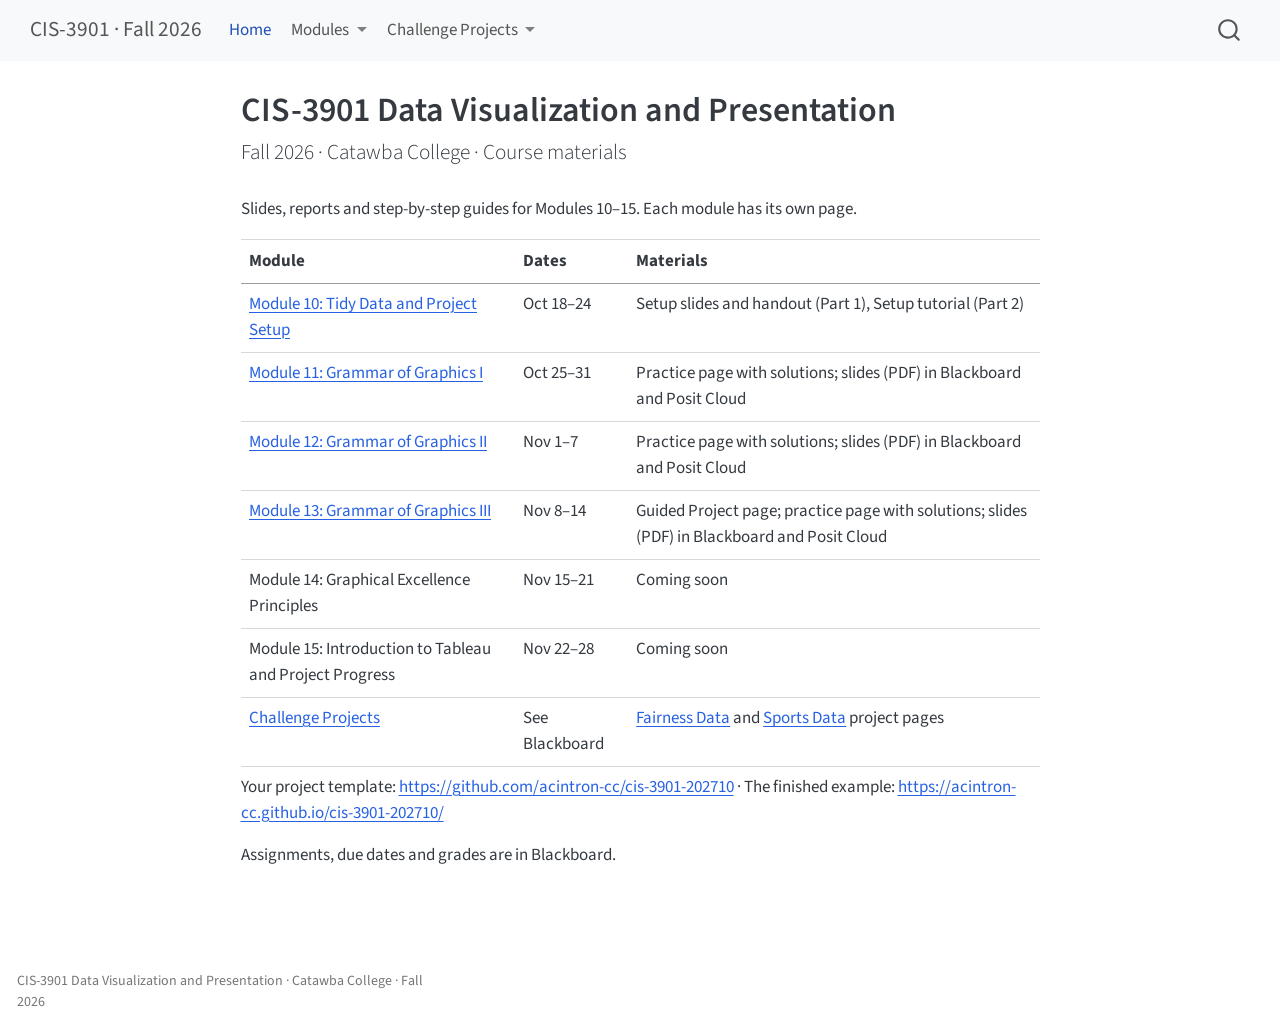
<file: docs/index.html>
<!DOCTYPE html>
<html xmlns="http://www.w3.org/1999/xhtml" lang="en-US" xml:lang="en-US"><head>

<meta charset="utf-8">
<meta name="generator" content="quarto-1.9.38">

<meta name="viewport" content="width=device-width, initial-scale=1.0, user-scalable=yes">


<title>CIS-3901 Data Visualization and Presentation – CIS-3901 · Fall 2026</title>
<style>
/* Default styles provided by pandoc.
** See https://pandoc.org/MANUAL.html#variables-for-html for config info.
*/
code{white-space: pre-wrap;}
span.smallcaps{font-variant: small-caps;}
div.columns{display: flex; gap: min(4vw, 1.5em);}
div.column{flex: auto; overflow-x: auto;}
div.hanging-indent{margin-left: 1.5em; text-indent: -1.5em;}
ul.task-list{list-style: none;}
ul.task-list li input[type="checkbox"] {
  width: 0.8em;
  margin: 0 0.8em 0.2em -1em; /* quarto-specific, see https://github.com/quarto-dev/quarto-cli/issues/4556 */ 
  vertical-align: middle;
}
</style>


<script src="site_libs/quarto-nav/quarto-nav.js"></script>
<script src="site_libs/quarto-nav/headroom.min.js"></script>
<script src="site_libs/clipboard/clipboard.min.js"></script>
<script src="site_libs/quarto-search/autocomplete.umd.js"></script>
<script src="site_libs/quarto-search/fuse.min.js"></script>
<script src="site_libs/quarto-search/quarto-search.js"></script>
<meta name="quarto:offset" content="./">
<script src="site_libs/quarto-html/quarto.js" type="module"></script>
<script src="site_libs/quarto-html/tabsets/tabsets.js" type="module"></script>
<script src="site_libs/quarto-html/popper.min.js"></script>
<script src="site_libs/quarto-html/tippy.umd.min.js"></script>
<script src="site_libs/quarto-html/anchor.min.js"></script>
<link href="site_libs/quarto-html/tippy.css" rel="stylesheet">
<link href="site_libs/quarto-html/quarto-syntax-highlighting-15634bcf2e68342d4ad2dfa704d543f6.css" rel="stylesheet" id="quarto-text-highlighting-styles">
<script src="site_libs/bootstrap/bootstrap.min.js"></script>
<link href="site_libs/bootstrap/bootstrap-icons.css" rel="stylesheet">
<link href="site_libs/bootstrap/bootstrap-6388ad00bb6ecaefa25b9a98db1edf18.min.css" rel="stylesheet" append-hash="true" id="quarto-bootstrap" data-mode="light">
<script id="quarto-search-options" type="application/json">{
  "location": "navbar",
  "copy-button": false,
  "collapse-after": 3,
  "panel-placement": "end",
  "type": "overlay",
  "limit": 50,
  "keyboard-shortcut": [
    "f",
    "/",
    "s"
  ],
  "show-item-context": false,
  "language": {
    "search-no-results-text": "No results",
    "search-matching-documents-text": "matching documents",
    "search-copy-link-title": "Copy link to search",
    "search-hide-matches-text": "Hide additional matches",
    "search-more-match-text": "more match in this document",
    "search-more-matches-text": "more matches in this document",
    "search-clear-button-title": "Clear",
    "search-text-placeholder": "",
    "search-detached-cancel-button-title": "Cancel",
    "search-submit-button-title": "Submit",
    "search-label": "Search"
  }
}</script>


</head>

<body class="nav-fixed fullcontent quarto-light">

<div id="quarto-search-results"></div>
  <header id="quarto-header" class="headroom fixed-top">
    <nav class="navbar navbar-expand-lg " data-bs-theme="dark">
      <div class="navbar-container container-fluid">
      <div class="navbar-brand-container mx-auto">
    <a class="navbar-brand" href="./index.html">
    <span class="navbar-title">CIS-3901 · Fall 2026</span>
    </a>
  </div>
            <div id="quarto-search" class="" title="Search"></div>
          <button class="navbar-toggler" type="button" data-bs-toggle="collapse" data-bs-target="#navbarCollapse" aria-controls="navbarCollapse" role="menu" aria-expanded="false" aria-label="Toggle navigation" onclick="if (window.quartoToggleHeadroom) { window.quartoToggleHeadroom(); }">
  <span class="navbar-toggler-icon"></span>
</button>
          <div class="collapse navbar-collapse" id="navbarCollapse">
            <ul class="navbar-nav navbar-nav-scroll me-auto">
  <li class="nav-item">
    <a class="nav-link active" href="./index.html" aria-current="page"> 
<span class="menu-text">Home</span></a>
  </li>  
  <li class="nav-item dropdown ">
    <a class="nav-link dropdown-toggle" href="#" id="nav-menu-modules" role="link" data-bs-toggle="dropdown" aria-expanded="false">
 <span class="menu-text">Modules</span>
    </a>
    <ul class="dropdown-menu" aria-labelledby="nav-menu-modules">    
        <li>
    <a class="dropdown-item" href="./module-10/index.html">
 <span class="dropdown-text">Module 10: Tidy Data and Project Setup</span></a>
  </li>  
        <li>
    <a class="dropdown-item" href="./module-11/index.html">
 <span class="dropdown-text">Module 11: Grammar of Graphics I</span></a>
  </li>  
        <li>
    <a class="dropdown-item" href="./module-12/index.html">
 <span class="dropdown-text">Module 12: Grammar of Graphics II</span></a>
  </li>  
        <li>
    <a class="dropdown-item" href="./module-13/index.html">
 <span class="dropdown-text">Module 13: Grammar of Graphics III</span></a>
  </li>  
    </ul>
  </li>
  <li class="nav-item dropdown ">
    <a class="nav-link dropdown-toggle" href="#" id="nav-menu-challenge-projects" role="link" data-bs-toggle="dropdown" aria-expanded="false">
 <span class="menu-text">Challenge Projects</span>
    </a>
    <ul class="dropdown-menu" aria-labelledby="nav-menu-challenge-projects">    
        <li>
    <a class="dropdown-item" href="./challenge-projects/index.html">
 <span class="dropdown-text">Overview</span></a>
  </li>  
        <li>
    <a class="dropdown-item" href="./challenge-projects/fairness-data.html">
 <span class="dropdown-text">Challenge Project: Fairness Data</span></a>
  </li>  
        <li>
    <a class="dropdown-item" href="./challenge-projects/sports-data.html">
 <span class="dropdown-text">Challenge Project: Sports Data</span></a>
  </li>  
    </ul>
  </li>
</ul>
          </div> <!-- /navcollapse -->
            <div class="quarto-navbar-tools">
</div>
      </div> <!-- /container-fluid -->
    </nav>
</header>
<!-- content -->
<div id="quarto-content" class="quarto-container page-columns page-rows-contents page-layout-article page-navbar">
<!-- sidebar -->
<!-- margin-sidebar -->
    
<!-- main -->
<main class="content" id="quarto-document-content">

<header id="title-block-header" class="quarto-title-block default">
<div class="quarto-title">
<h1 class="title">CIS-3901 Data Visualization and Presentation</h1>
<p class="subtitle lead">Fall 2026 · Catawba College · Course materials</p>
</div>



<div class="quarto-title-meta">

    
  
    
  </div>
  


</header>


<p>Slides, reports and step-by-step guides for Modules 10–15. Each module has its own page.</p>
<table class="caption-top table">
<thead>
<tr class="header">
<th>Module</th>
<th>Dates</th>
<th>Materials</th>
</tr>
</thead>
<tbody>
<tr class="odd">
<td><a href="./module-10/index.html">Module 10: Tidy Data and Project Setup</a></td>
<td>Oct 18–24</td>
<td>Setup slides and handout (Part 1), Setup tutorial (Part 2)</td>
</tr>
<tr class="even">
<td><a href="./module-11/index.html">Module 11: Grammar of Graphics I</a></td>
<td>Oct 25–31</td>
<td>Practice page with solutions; slides (PDF) in Blackboard and Posit Cloud</td>
</tr>
<tr class="odd">
<td><a href="./module-12/index.html">Module 12: Grammar of Graphics II</a></td>
<td>Nov 1–7</td>
<td>Practice page with solutions; slides (PDF) in Blackboard and Posit Cloud</td>
</tr>
<tr class="even">
<td><a href="./module-13/index.html">Module 13: Grammar of Graphics III</a></td>
<td>Nov 8–14</td>
<td>Guided Project page; practice page with solutions; slides (PDF) in Blackboard and Posit Cloud</td>
</tr>
<tr class="odd">
<td>Module 14: Graphical Excellence Principles</td>
<td>Nov 15–21</td>
<td>Coming soon</td>
</tr>
<tr class="even">
<td>Module 15: Introduction to Tableau and Project Progress</td>
<td>Nov 22–28</td>
<td>Coming soon</td>
</tr>
<tr class="odd">
<td><a href="./challenge-projects/index.html">Challenge Projects</a></td>
<td>See Blackboard</td>
<td><a href="./challenge-projects/fairness-data.html">Fairness Data</a> and <a href="./challenge-projects/sports-data.html">Sports Data</a> project pages</td>
</tr>
</tbody>
</table>
<p>Your project template: <a href="https://github.com/acintron-cc/cis-3901-202710" class="uri">https://github.com/acintron-cc/cis-3901-202710</a> · The finished example: <a href="https://acintron-cc.github.io/cis-3901-202710/" class="uri">https://acintron-cc.github.io/cis-3901-202710/</a></p>
<p>Assignments, due dates and grades are in Blackboard.</p>



</main> <!-- /main -->
<script id="quarto-html-after-body" type="application/javascript">
  window.document.addEventListener("DOMContentLoaded", function (event) {
    const icon = "";
    const anchorJS = new window.AnchorJS();
    anchorJS.options = {
      placement: 'right',
      icon: icon
    };
    anchorJS.add('.anchored');
    const isCodeAnnotation = (el) => {
      for (const clz of el.classList) {
        if (clz.startsWith('code-annotation-')) {                     
          return true;
        }
      }
      return false;
    }
    const onCopySuccess = function(e) {
      // button target
      const button = e.trigger;
      // don't keep focus
      button.blur();
      // flash "checked"
      button.classList.add('code-copy-button-checked');
      var currentTitle = button.getAttribute("title");
      button.setAttribute("title", "Copied!");
      let tooltip;
      if (window.bootstrap) {
        button.setAttribute("data-bs-toggle", "tooltip");
        button.setAttribute("data-bs-placement", "left");
        button.setAttribute("data-bs-title", "Copied!");
        tooltip = new bootstrap.Tooltip(button, 
          { trigger: "manual", 
            customClass: "code-copy-button-tooltip",
            offset: [0, -8]});
        tooltip.show();    
      }
      setTimeout(function() {
        if (tooltip) {
          tooltip.hide();
          button.removeAttribute("data-bs-title");
          button.removeAttribute("data-bs-toggle");
          button.removeAttribute("data-bs-placement");
        }
        button.setAttribute("title", currentTitle);
        button.classList.remove('code-copy-button-checked');
      }, 1000);
      // clear code selection
      e.clearSelection();
    }
    const getTextToCopy = function(trigger) {
      const outerScaffold = trigger.parentElement.cloneNode(true);
      const codeEl = outerScaffold.querySelector('code');
      for (const childEl of codeEl.children) {
        if (isCodeAnnotation(childEl)) {
          childEl.remove();
        }
      }
      return codeEl.innerText;
    }
    const clipboard = new window.ClipboardJS('.code-copy-button:not([data-in-quarto-modal])', {
      text: getTextToCopy
    });
    clipboard.on('success', onCopySuccess);
    if (window.document.getElementById('quarto-embedded-source-code-modal')) {
      const clipboardModal = new window.ClipboardJS('.code-copy-button[data-in-quarto-modal]', {
        text: getTextToCopy,
        container: window.document.getElementById('quarto-embedded-source-code-modal')
      });
      clipboardModal.on('success', onCopySuccess);
    }
      var localhostRegex = new RegExp(/^(?:http|https):\/\/localhost\:?[0-9]*\//);
      var mailtoRegex = new RegExp(/^mailto:/);
        var filterRegex = new RegExp("https:\/\/acintron-cc\.github\.io\/cis-3901-202710-guides\/");
      var isInternal = (href) => {
          return filterRegex.test(href) || localhostRegex.test(href) || mailtoRegex.test(href);
      }
      // Inspect non-navigation links and adorn them if external
     var links = window.document.querySelectorAll('a[href]:not(.nav-link):not(.navbar-brand):not(.toc-action):not(.sidebar-link):not(.sidebar-item-toggle):not(.pagination-link):not(.no-external):not([aria-hidden]):not(.dropdown-item):not(.quarto-navigation-tool):not(.about-link)');
      for (var i=0; i<links.length; i++) {
        const link = links[i];
        if (!isInternal(link.href)) {
          // undo the damage that might have been done by quarto-nav.js in the case of
          // links that we want to consider external
          if (link.dataset.originalHref !== undefined) {
            link.href = link.dataset.originalHref;
          }
        }
      }
    function tippyHover(el, contentFn, onTriggerFn, onUntriggerFn) {
      const config = {
        allowHTML: true,
        maxWidth: 500,
        delay: 100,
        arrow: false,
        appendTo: function(el) {
            return el.parentElement;
        },
        interactive: true,
        interactiveBorder: 10,
        theme: 'quarto',
        placement: 'bottom-start',
      };
      if (contentFn) {
        config.content = contentFn;
      }
      if (onTriggerFn) {
        config.onTrigger = onTriggerFn;
      }
      if (onUntriggerFn) {
        config.onUntrigger = onUntriggerFn;
      }
      window.tippy(el, config); 
    }
    const noterefs = window.document.querySelectorAll('a[role="doc-noteref"]');
    for (var i=0; i<noterefs.length; i++) {
      const ref = noterefs[i];
      tippyHover(ref, function() {
        // use id or data attribute instead here
        let href = ref.getAttribute('data-footnote-href') || ref.getAttribute('href');
        try { href = new URL(href).hash; } catch {}
        const id = href.replace(/^#\/?/, "");
        const note = window.document.getElementById(id);
        if (note) {
          return note.innerHTML;
        } else {
          return "";
        }
      });
    }
    const xrefs = window.document.querySelectorAll('a.quarto-xref');
    const processXRef = (id, note) => {
      // Strip column container classes
      const stripColumnClz = (el) => {
        el.classList.remove("page-full", "page-columns");
        if (el.children) {
          for (const child of el.children) {
            stripColumnClz(child);
          }
        }
      }
      stripColumnClz(note)
      if (id === null || id.startsWith('sec-')) {
        // Special case sections, only their first couple elements
        const container = document.createElement("div");
        if (note.children && note.children.length > 2) {
          container.appendChild(note.children[0].cloneNode(true));
          for (let i = 1; i < note.children.length; i++) {
            const child = note.children[i];
            if (child.tagName === "P" && child.innerText === "") {
              continue;
            } else {
              container.appendChild(child.cloneNode(true));
              break;
            }
          }
          if (window.Quarto?.typesetMath) {
            window.Quarto.typesetMath(container);
          }
          return container.innerHTML
        } else {
          if (window.Quarto?.typesetMath) {
            window.Quarto.typesetMath(note);
          }
          return note.innerHTML;
        }
      } else {
        // Remove any anchor links if they are present
        const anchorLink = note.querySelector('a.anchorjs-link');
        if (anchorLink) {
          anchorLink.remove();
        }
        if (window.Quarto?.typesetMath) {
          window.Quarto.typesetMath(note);
        }
        if (note.classList.contains("callout")) {
          return note.outerHTML;
        } else {
          return note.innerHTML;
        }
      }
    }
    for (var i=0; i<xrefs.length; i++) {
      const xref = xrefs[i];
      tippyHover(xref, undefined, function(instance) {
        instance.disable();
        let url = xref.getAttribute('href');
        let hash = undefined; 
        if (url.startsWith('#')) {
          hash = url;
        } else {
          try { hash = new URL(url).hash; } catch {}
        }
        if (hash) {
          const id = hash.replace(/^#\/?/, "");
          const note = window.document.getElementById(id);
          if (note !== null) {
            try {
              const html = processXRef(id, note.cloneNode(true));
              instance.setContent(html);
            } finally {
              instance.enable();
              instance.show();
            }
          } else {
            // See if we can fetch this
            fetch(url.split('#')[0])
            .then(res => res.text())
            .then(html => {
              const parser = new DOMParser();
              const htmlDoc = parser.parseFromString(html, "text/html");
              const note = htmlDoc.getElementById(id);
              if (note !== null) {
                const html = processXRef(id, note);
                instance.setContent(html);
              } 
            }).finally(() => {
              instance.enable();
              instance.show();
            });
          }
        } else {
          // See if we can fetch a full url (with no hash to target)
          // This is a special case and we should probably do some content thinning / targeting
          fetch(url)
          .then(res => res.text())
          .then(html => {
            const parser = new DOMParser();
            const htmlDoc = parser.parseFromString(html, "text/html");
            const note = htmlDoc.querySelector('main.content');
            if (note !== null) {
              // This should only happen for chapter cross references
              // (since there is no id in the URL)
              // remove the first header
              if (note.children.length > 0 && note.children[0].tagName === "HEADER") {
                note.children[0].remove();
              }
              const html = processXRef(null, note);
              instance.setContent(html);
            } 
          }).finally(() => {
            instance.enable();
            instance.show();
          });
        }
      }, function(instance) {
      });
    }
        let selectedAnnoteEl;
        const selectorForAnnotation = ( cell, annotation) => {
          let cellAttr = 'data-code-cell="' + cell + '"';
          let lineAttr = 'data-code-annotation="' +  annotation + '"';
          const selector = 'span[' + cellAttr + '][' + lineAttr + ']';
          return selector;
        }
        const selectCodeLines = (annoteEl) => {
          const doc = window.document;
          const targetCell = annoteEl.getAttribute("data-target-cell");
          const targetAnnotation = annoteEl.getAttribute("data-target-annotation");
          const annoteSpan = window.document.querySelector(selectorForAnnotation(targetCell, targetAnnotation));
          const lines = annoteSpan.getAttribute("data-code-lines").split(",");
          const lineIds = lines.map((line) => {
            return targetCell + "-" + line;
          })
          let top = null;
          let height = null;
          let parent = null;
          if (lineIds.length > 0) {
              //compute the position of the single el (top and bottom and make a div)
              const el = window.document.getElementById(lineIds[0]);
              top = el.offsetTop;
              height = el.offsetHeight;
              parent = el.parentElement.parentElement;
            if (lineIds.length > 1) {
              const lastEl = window.document.getElementById(lineIds[lineIds.length - 1]);
              const bottom = lastEl.offsetTop + lastEl.offsetHeight;
              height = bottom - top;
            }
            if (top !== null && height !== null && parent !== null) {
              // cook up a div (if necessary) and position it 
              let div = window.document.getElementById("code-annotation-line-highlight");
              if (div === null) {
                div = window.document.createElement("div");
                div.setAttribute("id", "code-annotation-line-highlight");
                div.style.position = 'absolute';
                parent.appendChild(div);
              }
              div.style.top = top - 2 + "px";
              div.style.height = height + 4 + "px";
              div.style.left = 0;
              let gutterDiv = window.document.getElementById("code-annotation-line-highlight-gutter");
              if (gutterDiv === null) {
                gutterDiv = window.document.createElement("div");
                gutterDiv.setAttribute("id", "code-annotation-line-highlight-gutter");
                gutterDiv.style.position = 'absolute';
                const codeCell = window.document.getElementById(targetCell);
                const gutter = codeCell.querySelector('.code-annotation-gutter');
                gutter.appendChild(gutterDiv);
              }
              gutterDiv.style.top = top - 2 + "px";
              gutterDiv.style.height = height + 4 + "px";
            }
            selectedAnnoteEl = annoteEl;
          }
        };
        const unselectCodeLines = () => {
          const elementsIds = ["code-annotation-line-highlight", "code-annotation-line-highlight-gutter"];
          elementsIds.forEach((elId) => {
            const div = window.document.getElementById(elId);
            if (div) {
              div.remove();
            }
          });
          selectedAnnoteEl = undefined;
        };
          // Handle positioning of the toggle
      window.addEventListener(
        "resize",
        throttle(() => {
          elRect = undefined;
          if (selectedAnnoteEl) {
            selectCodeLines(selectedAnnoteEl);
          }
        }, 10)
      );
      function throttle(fn, ms) {
      let throttle = false;
      let timer;
        return (...args) => {
          if(!throttle) { // first call gets through
              fn.apply(this, args);
              throttle = true;
          } else { // all the others get throttled
              if(timer) clearTimeout(timer); // cancel #2
              timer = setTimeout(() => {
                fn.apply(this, args);
                timer = throttle = false;
              }, ms);
          }
        };
      }
        // Attach click handler to the DT
        const annoteDls = window.document.querySelectorAll('dt[data-target-cell]');
        for (const annoteDlNode of annoteDls) {
          annoteDlNode.addEventListener('click', (event) => {
            const clickedEl = event.target;
            if (clickedEl !== selectedAnnoteEl) {
              unselectCodeLines();
              const activeEl = window.document.querySelector('dt[data-target-cell].code-annotation-active');
              if (activeEl) {
                activeEl.classList.remove('code-annotation-active');
              }
              selectCodeLines(clickedEl);
              clickedEl.classList.add('code-annotation-active');
            } else {
              // Unselect the line
              unselectCodeLines();
              clickedEl.classList.remove('code-annotation-active');
            }
          });
        }
    const findCites = (el) => {
      const parentEl = el.parentElement;
      if (parentEl) {
        const cites = parentEl.dataset.cites;
        if (cites) {
          return {
            el,
            cites: cites.split(' ')
          };
        } else {
          return findCites(el.parentElement)
        }
      } else {
        return undefined;
      }
    };
    var bibliorefs = window.document.querySelectorAll('a[role="doc-biblioref"]');
    for (var i=0; i<bibliorefs.length; i++) {
      const ref = bibliorefs[i];
      const citeInfo = findCites(ref);
      if (citeInfo) {
        tippyHover(citeInfo.el, function() {
          var popup = window.document.createElement('div');
          citeInfo.cites.forEach(function(cite) {
            var citeDiv = window.document.createElement('div');
            citeDiv.classList.add('hanging-indent');
            citeDiv.classList.add('csl-entry');
            var biblioDiv = window.document.getElementById('ref-' + cite);
            if (biblioDiv) {
              citeDiv.innerHTML = biblioDiv.innerHTML;
            }
            popup.appendChild(citeDiv);
          });
          return popup.innerHTML;
        });
      }
    }
  });
  </script>
</div> <!-- /content -->
<footer class="footer">
  <div class="nav-footer">
    <div class="nav-footer-left">
<p>CIS-3901 Data Visualization and Presentation · Catawba College · Fall 2026</p>
</div>   
    <div class="nav-footer-center">
      &nbsp;
    </div>
    <div class="nav-footer-right">
      &nbsp;
    </div>
  </div>
</footer>




</body></html>
</file>
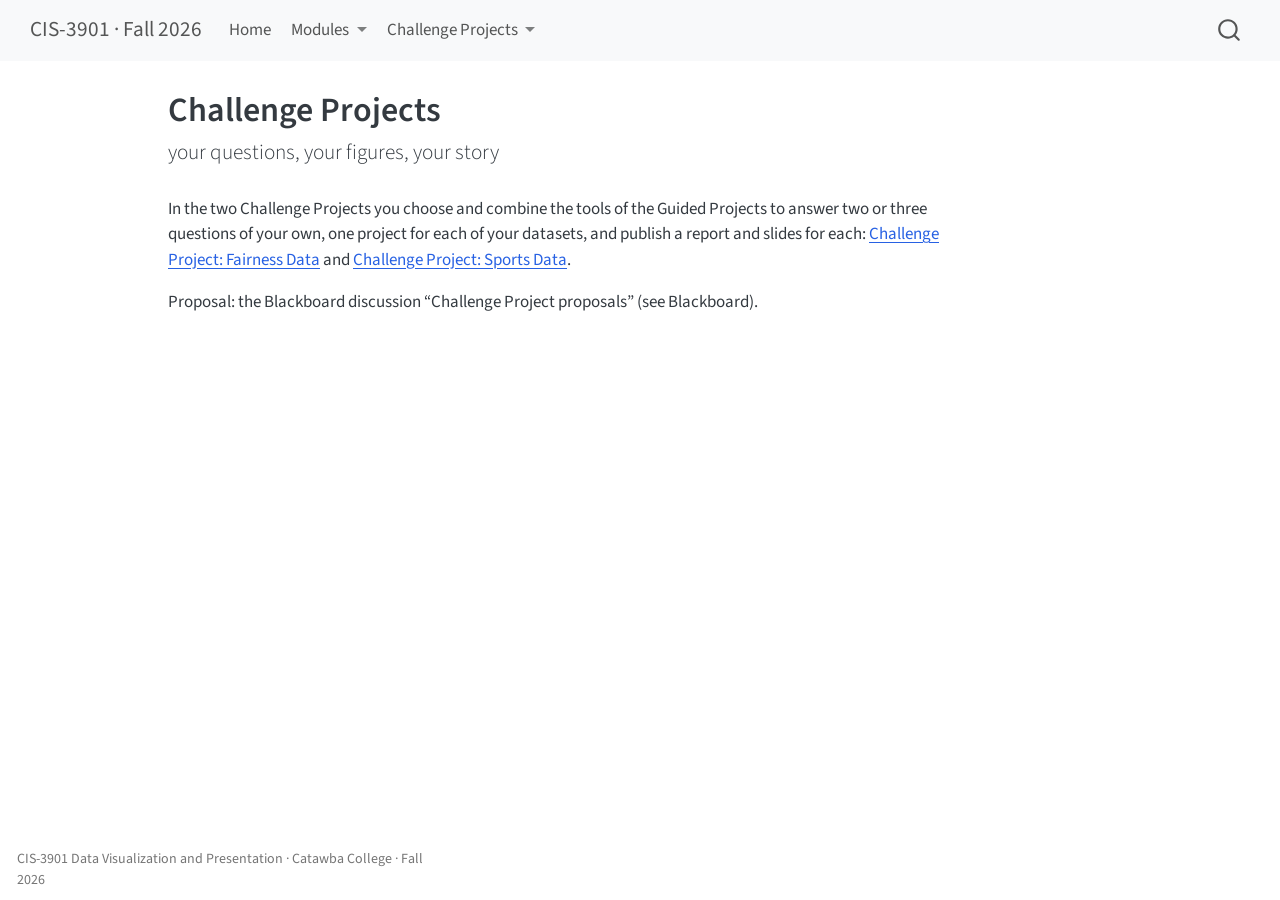
<file: docs/challenge-projects/index.html>
<!DOCTYPE html>
<html xmlns="http://www.w3.org/1999/xhtml" lang="en-US" xml:lang="en-US"><head>

<meta charset="utf-8">
<meta name="generator" content="quarto-1.9.38">

<meta name="viewport" content="width=device-width, initial-scale=1.0, user-scalable=yes">


<title>Challenge Projects – CIS-3901 · Fall 2026</title>
<style>
/* Default styles provided by pandoc.
** See https://pandoc.org/MANUAL.html#variables-for-html for config info.
*/
code{white-space: pre-wrap;}
span.smallcaps{font-variant: small-caps;}
div.columns{display: flex; gap: min(4vw, 1.5em);}
div.column{flex: auto; overflow-x: auto;}
div.hanging-indent{margin-left: 1.5em; text-indent: -1.5em;}
ul.task-list{list-style: none;}
ul.task-list li input[type="checkbox"] {
  width: 0.8em;
  margin: 0 0.8em 0.2em -1em; /* quarto-specific, see https://github.com/quarto-dev/quarto-cli/issues/4556 */ 
  vertical-align: middle;
}
</style>


<script src="../site_libs/quarto-nav/quarto-nav.js"></script>
<script src="../site_libs/quarto-nav/headroom.min.js"></script>
<script src="../site_libs/clipboard/clipboard.min.js"></script>
<script src="../site_libs/quarto-search/autocomplete.umd.js"></script>
<script src="../site_libs/quarto-search/fuse.min.js"></script>
<script src="../site_libs/quarto-search/quarto-search.js"></script>
<meta name="quarto:offset" content="../">
<script src="../site_libs/quarto-html/quarto.js" type="module"></script>
<script src="../site_libs/quarto-html/tabsets/tabsets.js" type="module"></script>
<script src="../site_libs/quarto-html/popper.min.js"></script>
<script src="../site_libs/quarto-html/tippy.umd.min.js"></script>
<script src="../site_libs/quarto-html/anchor.min.js"></script>
<link href="../site_libs/quarto-html/tippy.css" rel="stylesheet">
<link href="../site_libs/quarto-html/quarto-syntax-highlighting-15634bcf2e68342d4ad2dfa704d543f6.css" rel="stylesheet" id="quarto-text-highlighting-styles">
<script src="../site_libs/bootstrap/bootstrap.min.js"></script>
<link href="../site_libs/bootstrap/bootstrap-icons.css" rel="stylesheet">
<link href="../site_libs/bootstrap/bootstrap-6388ad00bb6ecaefa25b9a98db1edf18.min.css" rel="stylesheet" append-hash="true" id="quarto-bootstrap" data-mode="light">
<script id="quarto-search-options" type="application/json">{
  "location": "navbar",
  "copy-button": false,
  "collapse-after": 3,
  "panel-placement": "end",
  "type": "overlay",
  "limit": 50,
  "keyboard-shortcut": [
    "f",
    "/",
    "s"
  ],
  "show-item-context": false,
  "language": {
    "search-no-results-text": "No results",
    "search-matching-documents-text": "matching documents",
    "search-copy-link-title": "Copy link to search",
    "search-hide-matches-text": "Hide additional matches",
    "search-more-match-text": "more match in this document",
    "search-more-matches-text": "more matches in this document",
    "search-clear-button-title": "Clear",
    "search-text-placeholder": "",
    "search-detached-cancel-button-title": "Cancel",
    "search-submit-button-title": "Submit",
    "search-label": "Search"
  }
}</script>


</head>

<body class="nav-fixed quarto-light">

<div id="quarto-search-results"></div>
  <header id="quarto-header" class="headroom fixed-top">
    <nav class="navbar navbar-expand-lg " data-bs-theme="dark">
      <div class="navbar-container container-fluid">
      <div class="navbar-brand-container mx-auto">
    <a class="navbar-brand" href="../index.html">
    <span class="navbar-title">CIS-3901 · Fall 2026</span>
    </a>
  </div>
            <div id="quarto-search" class="" title="Search"></div>
          <button class="navbar-toggler" type="button" data-bs-toggle="collapse" data-bs-target="#navbarCollapse" aria-controls="navbarCollapse" role="menu" aria-expanded="false" aria-label="Toggle navigation" onclick="if (window.quartoToggleHeadroom) { window.quartoToggleHeadroom(); }">
  <span class="navbar-toggler-icon"></span>
</button>
          <div class="collapse navbar-collapse" id="navbarCollapse">
            <ul class="navbar-nav navbar-nav-scroll me-auto">
  <li class="nav-item">
    <a class="nav-link" href="../index.html"> 
<span class="menu-text">Home</span></a>
  </li>  
  <li class="nav-item dropdown ">
    <a class="nav-link dropdown-toggle" href="#" id="nav-menu-modules" role="link" data-bs-toggle="dropdown" aria-expanded="false">
 <span class="menu-text">Modules</span>
    </a>
    <ul class="dropdown-menu" aria-labelledby="nav-menu-modules">    
        <li>
    <a class="dropdown-item" href="../module-10/index.html">
 <span class="dropdown-text">Module 10: Tidy Data and Project Setup</span></a>
  </li>  
        <li>
    <a class="dropdown-item" href="../module-11/index.html">
 <span class="dropdown-text">Module 11: Grammar of Graphics I</span></a>
  </li>  
        <li>
    <a class="dropdown-item" href="../module-12/index.html">
 <span class="dropdown-text">Module 12: Grammar of Graphics II</span></a>
  </li>  
        <li>
    <a class="dropdown-item" href="../module-13/index.html">
 <span class="dropdown-text">Module 13: Grammar of Graphics III</span></a>
  </li>  
    </ul>
  </li>
  <li class="nav-item dropdown ">
    <a class="nav-link dropdown-toggle" href="#" id="nav-menu-challenge-projects" role="link" data-bs-toggle="dropdown" aria-expanded="false">
 <span class="menu-text">Challenge Projects</span>
    </a>
    <ul class="dropdown-menu" aria-labelledby="nav-menu-challenge-projects">    
        <li>
    <a class="dropdown-item" href="../challenge-projects/index.html">
 <span class="dropdown-text">Overview</span></a>
  </li>  
        <li>
    <a class="dropdown-item" href="../challenge-projects/fairness-data.html">
 <span class="dropdown-text">Challenge Project: Fairness Data</span></a>
  </li>  
        <li>
    <a class="dropdown-item" href="../challenge-projects/sports-data.html">
 <span class="dropdown-text">Challenge Project: Sports Data</span></a>
  </li>  
    </ul>
  </li>
</ul>
          </div> <!-- /navcollapse -->
            <div class="quarto-navbar-tools">
</div>
      </div> <!-- /container-fluid -->
    </nav>
</header>
<!-- content -->
<div id="quarto-content" class="quarto-container page-columns page-rows-contents page-layout-article page-navbar">
<!-- sidebar -->
<!-- margin-sidebar -->
    <div id="quarto-margin-sidebar" class="sidebar margin-sidebar zindex-bottom">
        
    </div>
<!-- main -->
<main class="content" id="quarto-document-content">

<header id="title-block-header" class="quarto-title-block default">
<div class="quarto-title">
<h1 class="title">Challenge Projects</h1>
<p class="subtitle lead">your questions, your figures, your story</p>
</div>



<div class="quarto-title-meta">

    
  
    
  </div>
  


</header>


<p>In the two Challenge Projects you choose and combine the tools of the Guided Projects to answer two or three questions of your own, one project for each of your datasets, and publish a report and slides for each: <a href="../challenge-projects/fairness-data.html">Challenge Project: Fairness Data</a> and <a href="../challenge-projects/sports-data.html">Challenge Project: Sports Data</a>.</p>
<p>Proposal: the Blackboard discussion “Challenge Project proposals” (see Blackboard).</p>



</main> <!-- /main -->
<script id="quarto-html-after-body" type="application/javascript">
  window.document.addEventListener("DOMContentLoaded", function (event) {
    const icon = "";
    const anchorJS = new window.AnchorJS();
    anchorJS.options = {
      placement: 'right',
      icon: icon
    };
    anchorJS.add('.anchored');
    const isCodeAnnotation = (el) => {
      for (const clz of el.classList) {
        if (clz.startsWith('code-annotation-')) {                     
          return true;
        }
      }
      return false;
    }
    const onCopySuccess = function(e) {
      // button target
      const button = e.trigger;
      // don't keep focus
      button.blur();
      // flash "checked"
      button.classList.add('code-copy-button-checked');
      var currentTitle = button.getAttribute("title");
      button.setAttribute("title", "Copied!");
      let tooltip;
      if (window.bootstrap) {
        button.setAttribute("data-bs-toggle", "tooltip");
        button.setAttribute("data-bs-placement", "left");
        button.setAttribute("data-bs-title", "Copied!");
        tooltip = new bootstrap.Tooltip(button, 
          { trigger: "manual", 
            customClass: "code-copy-button-tooltip",
            offset: [0, -8]});
        tooltip.show();    
      }
      setTimeout(function() {
        if (tooltip) {
          tooltip.hide();
          button.removeAttribute("data-bs-title");
          button.removeAttribute("data-bs-toggle");
          button.removeAttribute("data-bs-placement");
        }
        button.setAttribute("title", currentTitle);
        button.classList.remove('code-copy-button-checked');
      }, 1000);
      // clear code selection
      e.clearSelection();
    }
    const getTextToCopy = function(trigger) {
      const outerScaffold = trigger.parentElement.cloneNode(true);
      const codeEl = outerScaffold.querySelector('code');
      for (const childEl of codeEl.children) {
        if (isCodeAnnotation(childEl)) {
          childEl.remove();
        }
      }
      return codeEl.innerText;
    }
    const clipboard = new window.ClipboardJS('.code-copy-button:not([data-in-quarto-modal])', {
      text: getTextToCopy
    });
    clipboard.on('success', onCopySuccess);
    if (window.document.getElementById('quarto-embedded-source-code-modal')) {
      const clipboardModal = new window.ClipboardJS('.code-copy-button[data-in-quarto-modal]', {
        text: getTextToCopy,
        container: window.document.getElementById('quarto-embedded-source-code-modal')
      });
      clipboardModal.on('success', onCopySuccess);
    }
      var localhostRegex = new RegExp(/^(?:http|https):\/\/localhost\:?[0-9]*\//);
      var mailtoRegex = new RegExp(/^mailto:/);
        var filterRegex = new RegExp("https:\/\/acintron-cc\.github\.io\/cis-3901-202710-guides\/");
      var isInternal = (href) => {
          return filterRegex.test(href) || localhostRegex.test(href) || mailtoRegex.test(href);
      }
      // Inspect non-navigation links and adorn them if external
     var links = window.document.querySelectorAll('a[href]:not(.nav-link):not(.navbar-brand):not(.toc-action):not(.sidebar-link):not(.sidebar-item-toggle):not(.pagination-link):not(.no-external):not([aria-hidden]):not(.dropdown-item):not(.quarto-navigation-tool):not(.about-link)');
      for (var i=0; i<links.length; i++) {
        const link = links[i];
        if (!isInternal(link.href)) {
          // undo the damage that might have been done by quarto-nav.js in the case of
          // links that we want to consider external
          if (link.dataset.originalHref !== undefined) {
            link.href = link.dataset.originalHref;
          }
        }
      }
    function tippyHover(el, contentFn, onTriggerFn, onUntriggerFn) {
      const config = {
        allowHTML: true,
        maxWidth: 500,
        delay: 100,
        arrow: false,
        appendTo: function(el) {
            return el.parentElement;
        },
        interactive: true,
        interactiveBorder: 10,
        theme: 'quarto',
        placement: 'bottom-start',
      };
      if (contentFn) {
        config.content = contentFn;
      }
      if (onTriggerFn) {
        config.onTrigger = onTriggerFn;
      }
      if (onUntriggerFn) {
        config.onUntrigger = onUntriggerFn;
      }
      window.tippy(el, config); 
    }
    const noterefs = window.document.querySelectorAll('a[role="doc-noteref"]');
    for (var i=0; i<noterefs.length; i++) {
      const ref = noterefs[i];
      tippyHover(ref, function() {
        // use id or data attribute instead here
        let href = ref.getAttribute('data-footnote-href') || ref.getAttribute('href');
        try { href = new URL(href).hash; } catch {}
        const id = href.replace(/^#\/?/, "");
        const note = window.document.getElementById(id);
        if (note) {
          return note.innerHTML;
        } else {
          return "";
        }
      });
    }
    const xrefs = window.document.querySelectorAll('a.quarto-xref');
    const processXRef = (id, note) => {
      // Strip column container classes
      const stripColumnClz = (el) => {
        el.classList.remove("page-full", "page-columns");
        if (el.children) {
          for (const child of el.children) {
            stripColumnClz(child);
          }
        }
      }
      stripColumnClz(note)
      if (id === null || id.startsWith('sec-')) {
        // Special case sections, only their first couple elements
        const container = document.createElement("div");
        if (note.children && note.children.length > 2) {
          container.appendChild(note.children[0].cloneNode(true));
          for (let i = 1; i < note.children.length; i++) {
            const child = note.children[i];
            if (child.tagName === "P" && child.innerText === "") {
              continue;
            } else {
              container.appendChild(child.cloneNode(true));
              break;
            }
          }
          if (window.Quarto?.typesetMath) {
            window.Quarto.typesetMath(container);
          }
          return container.innerHTML
        } else {
          if (window.Quarto?.typesetMath) {
            window.Quarto.typesetMath(note);
          }
          return note.innerHTML;
        }
      } else {
        // Remove any anchor links if they are present
        const anchorLink = note.querySelector('a.anchorjs-link');
        if (anchorLink) {
          anchorLink.remove();
        }
        if (window.Quarto?.typesetMath) {
          window.Quarto.typesetMath(note);
        }
        if (note.classList.contains("callout")) {
          return note.outerHTML;
        } else {
          return note.innerHTML;
        }
      }
    }
    for (var i=0; i<xrefs.length; i++) {
      const xref = xrefs[i];
      tippyHover(xref, undefined, function(instance) {
        instance.disable();
        let url = xref.getAttribute('href');
        let hash = undefined; 
        if (url.startsWith('#')) {
          hash = url;
        } else {
          try { hash = new URL(url).hash; } catch {}
        }
        if (hash) {
          const id = hash.replace(/^#\/?/, "");
          const note = window.document.getElementById(id);
          if (note !== null) {
            try {
              const html = processXRef(id, note.cloneNode(true));
              instance.setContent(html);
            } finally {
              instance.enable();
              instance.show();
            }
          } else {
            // See if we can fetch this
            fetch(url.split('#')[0])
            .then(res => res.text())
            .then(html => {
              const parser = new DOMParser();
              const htmlDoc = parser.parseFromString(html, "text/html");
              const note = htmlDoc.getElementById(id);
              if (note !== null) {
                const html = processXRef(id, note);
                instance.setContent(html);
              } 
            }).finally(() => {
              instance.enable();
              instance.show();
            });
          }
        } else {
          // See if we can fetch a full url (with no hash to target)
          // This is a special case and we should probably do some content thinning / targeting
          fetch(url)
          .then(res => res.text())
          .then(html => {
            const parser = new DOMParser();
            const htmlDoc = parser.parseFromString(html, "text/html");
            const note = htmlDoc.querySelector('main.content');
            if (note !== null) {
              // This should only happen for chapter cross references
              // (since there is no id in the URL)
              // remove the first header
              if (note.children.length > 0 && note.children[0].tagName === "HEADER") {
                note.children[0].remove();
              }
              const html = processXRef(null, note);
              instance.setContent(html);
            } 
          }).finally(() => {
            instance.enable();
            instance.show();
          });
        }
      }, function(instance) {
      });
    }
        let selectedAnnoteEl;
        const selectorForAnnotation = ( cell, annotation) => {
          let cellAttr = 'data-code-cell="' + cell + '"';
          let lineAttr = 'data-code-annotation="' +  annotation + '"';
          const selector = 'span[' + cellAttr + '][' + lineAttr + ']';
          return selector;
        }
        const selectCodeLines = (annoteEl) => {
          const doc = window.document;
          const targetCell = annoteEl.getAttribute("data-target-cell");
          const targetAnnotation = annoteEl.getAttribute("data-target-annotation");
          const annoteSpan = window.document.querySelector(selectorForAnnotation(targetCell, targetAnnotation));
          const lines = annoteSpan.getAttribute("data-code-lines").split(",");
          const lineIds = lines.map((line) => {
            return targetCell + "-" + line;
          })
          let top = null;
          let height = null;
          let parent = null;
          if (lineIds.length > 0) {
              //compute the position of the single el (top and bottom and make a div)
              const el = window.document.getElementById(lineIds[0]);
              top = el.offsetTop;
              height = el.offsetHeight;
              parent = el.parentElement.parentElement;
            if (lineIds.length > 1) {
              const lastEl = window.document.getElementById(lineIds[lineIds.length - 1]);
              const bottom = lastEl.offsetTop + lastEl.offsetHeight;
              height = bottom - top;
            }
            if (top !== null && height !== null && parent !== null) {
              // cook up a div (if necessary) and position it 
              let div = window.document.getElementById("code-annotation-line-highlight");
              if (div === null) {
                div = window.document.createElement("div");
                div.setAttribute("id", "code-annotation-line-highlight");
                div.style.position = 'absolute';
                parent.appendChild(div);
              }
              div.style.top = top - 2 + "px";
              div.style.height = height + 4 + "px";
              div.style.left = 0;
              let gutterDiv = window.document.getElementById("code-annotation-line-highlight-gutter");
              if (gutterDiv === null) {
                gutterDiv = window.document.createElement("div");
                gutterDiv.setAttribute("id", "code-annotation-line-highlight-gutter");
                gutterDiv.style.position = 'absolute';
                const codeCell = window.document.getElementById(targetCell);
                const gutter = codeCell.querySelector('.code-annotation-gutter');
                gutter.appendChild(gutterDiv);
              }
              gutterDiv.style.top = top - 2 + "px";
              gutterDiv.style.height = height + 4 + "px";
            }
            selectedAnnoteEl = annoteEl;
          }
        };
        const unselectCodeLines = () => {
          const elementsIds = ["code-annotation-line-highlight", "code-annotation-line-highlight-gutter"];
          elementsIds.forEach((elId) => {
            const div = window.document.getElementById(elId);
            if (div) {
              div.remove();
            }
          });
          selectedAnnoteEl = undefined;
        };
          // Handle positioning of the toggle
      window.addEventListener(
        "resize",
        throttle(() => {
          elRect = undefined;
          if (selectedAnnoteEl) {
            selectCodeLines(selectedAnnoteEl);
          }
        }, 10)
      );
      function throttle(fn, ms) {
      let throttle = false;
      let timer;
        return (...args) => {
          if(!throttle) { // first call gets through
              fn.apply(this, args);
              throttle = true;
          } else { // all the others get throttled
              if(timer) clearTimeout(timer); // cancel #2
              timer = setTimeout(() => {
                fn.apply(this, args);
                timer = throttle = false;
              }, ms);
          }
        };
      }
        // Attach click handler to the DT
        const annoteDls = window.document.querySelectorAll('dt[data-target-cell]');
        for (const annoteDlNode of annoteDls) {
          annoteDlNode.addEventListener('click', (event) => {
            const clickedEl = event.target;
            if (clickedEl !== selectedAnnoteEl) {
              unselectCodeLines();
              const activeEl = window.document.querySelector('dt[data-target-cell].code-annotation-active');
              if (activeEl) {
                activeEl.classList.remove('code-annotation-active');
              }
              selectCodeLines(clickedEl);
              clickedEl.classList.add('code-annotation-active');
            } else {
              // Unselect the line
              unselectCodeLines();
              clickedEl.classList.remove('code-annotation-active');
            }
          });
        }
    const findCites = (el) => {
      const parentEl = el.parentElement;
      if (parentEl) {
        const cites = parentEl.dataset.cites;
        if (cites) {
          return {
            el,
            cites: cites.split(' ')
          };
        } else {
          return findCites(el.parentElement)
        }
      } else {
        return undefined;
      }
    };
    var bibliorefs = window.document.querySelectorAll('a[role="doc-biblioref"]');
    for (var i=0; i<bibliorefs.length; i++) {
      const ref = bibliorefs[i];
      const citeInfo = findCites(ref);
      if (citeInfo) {
        tippyHover(citeInfo.el, function() {
          var popup = window.document.createElement('div');
          citeInfo.cites.forEach(function(cite) {
            var citeDiv = window.document.createElement('div');
            citeDiv.classList.add('hanging-indent');
            citeDiv.classList.add('csl-entry');
            var biblioDiv = window.document.getElementById('ref-' + cite);
            if (biblioDiv) {
              citeDiv.innerHTML = biblioDiv.innerHTML;
            }
            popup.appendChild(citeDiv);
          });
          return popup.innerHTML;
        });
      }
    }
  });
  </script>
</div> <!-- /content -->
<footer class="footer">
  <div class="nav-footer">
    <div class="nav-footer-left">
<p>CIS-3901 Data Visualization and Presentation · Catawba College · Fall 2026</p>
</div>   
    <div class="nav-footer-center">
      &nbsp;
    </div>
    <div class="nav-footer-right">
      &nbsp;
    </div>
  </div>
</footer>




</body></html>
</file>
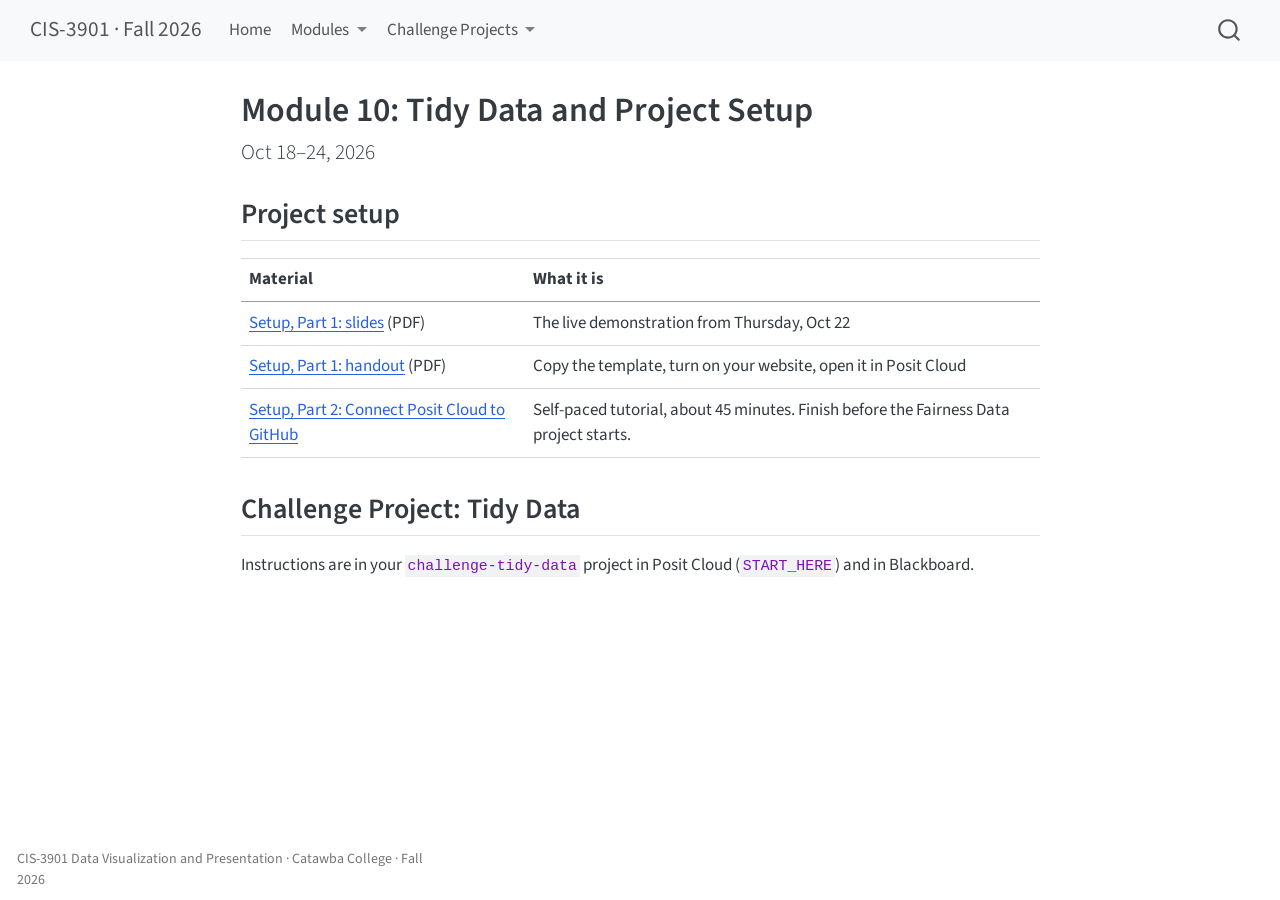
<file: docs/module-10/index.html>
<!DOCTYPE html>
<html xmlns="http://www.w3.org/1999/xhtml" lang="en-US" xml:lang="en-US"><head>

<meta charset="utf-8">
<meta name="generator" content="quarto-1.9.38">

<meta name="viewport" content="width=device-width, initial-scale=1.0, user-scalable=yes">


<title>Module 10: Tidy Data and Project Setup – CIS-3901 · Fall 2026</title>
<style>
/* Default styles provided by pandoc.
** See https://pandoc.org/MANUAL.html#variables-for-html for config info.
*/
code{white-space: pre-wrap;}
span.smallcaps{font-variant: small-caps;}
div.columns{display: flex; gap: min(4vw, 1.5em);}
div.column{flex: auto; overflow-x: auto;}
div.hanging-indent{margin-left: 1.5em; text-indent: -1.5em;}
ul.task-list{list-style: none;}
ul.task-list li input[type="checkbox"] {
  width: 0.8em;
  margin: 0 0.8em 0.2em -1em; /* quarto-specific, see https://github.com/quarto-dev/quarto-cli/issues/4556 */ 
  vertical-align: middle;
}
</style>


<script src="../site_libs/quarto-nav/quarto-nav.js"></script>
<script src="../site_libs/quarto-nav/headroom.min.js"></script>
<script src="../site_libs/clipboard/clipboard.min.js"></script>
<script src="../site_libs/quarto-search/autocomplete.umd.js"></script>
<script src="../site_libs/quarto-search/fuse.min.js"></script>
<script src="../site_libs/quarto-search/quarto-search.js"></script>
<meta name="quarto:offset" content="../">
<script src="../site_libs/quarto-html/quarto.js" type="module"></script>
<script src="../site_libs/quarto-html/tabsets/tabsets.js" type="module"></script>
<script src="../site_libs/quarto-html/popper.min.js"></script>
<script src="../site_libs/quarto-html/tippy.umd.min.js"></script>
<script src="../site_libs/quarto-html/anchor.min.js"></script>
<link href="../site_libs/quarto-html/tippy.css" rel="stylesheet">
<link href="../site_libs/quarto-html/quarto-syntax-highlighting-15634bcf2e68342d4ad2dfa704d543f6.css" rel="stylesheet" id="quarto-text-highlighting-styles">
<script src="../site_libs/bootstrap/bootstrap.min.js"></script>
<link href="../site_libs/bootstrap/bootstrap-icons.css" rel="stylesheet">
<link href="../site_libs/bootstrap/bootstrap-6388ad00bb6ecaefa25b9a98db1edf18.min.css" rel="stylesheet" append-hash="true" id="quarto-bootstrap" data-mode="light">
<script id="quarto-search-options" type="application/json">{
  "location": "navbar",
  "copy-button": false,
  "collapse-after": 3,
  "panel-placement": "end",
  "type": "overlay",
  "limit": 50,
  "keyboard-shortcut": [
    "f",
    "/",
    "s"
  ],
  "show-item-context": false,
  "language": {
    "search-no-results-text": "No results",
    "search-matching-documents-text": "matching documents",
    "search-copy-link-title": "Copy link to search",
    "search-hide-matches-text": "Hide additional matches",
    "search-more-match-text": "more match in this document",
    "search-more-matches-text": "more matches in this document",
    "search-clear-button-title": "Clear",
    "search-text-placeholder": "",
    "search-detached-cancel-button-title": "Cancel",
    "search-submit-button-title": "Submit",
    "search-label": "Search"
  }
}</script>


</head>

<body class="nav-fixed fullcontent quarto-light">

<div id="quarto-search-results"></div>
  <header id="quarto-header" class="headroom fixed-top">
    <nav class="navbar navbar-expand-lg " data-bs-theme="dark">
      <div class="navbar-container container-fluid">
      <div class="navbar-brand-container mx-auto">
    <a class="navbar-brand" href="../index.html">
    <span class="navbar-title">CIS-3901 · Fall 2026</span>
    </a>
  </div>
            <div id="quarto-search" class="" title="Search"></div>
          <button class="navbar-toggler" type="button" data-bs-toggle="collapse" data-bs-target="#navbarCollapse" aria-controls="navbarCollapse" role="menu" aria-expanded="false" aria-label="Toggle navigation" onclick="if (window.quartoToggleHeadroom) { window.quartoToggleHeadroom(); }">
  <span class="navbar-toggler-icon"></span>
</button>
          <div class="collapse navbar-collapse" id="navbarCollapse">
            <ul class="navbar-nav navbar-nav-scroll me-auto">
  <li class="nav-item">
    <a class="nav-link" href="../index.html"> 
<span class="menu-text">Home</span></a>
  </li>  
  <li class="nav-item dropdown ">
    <a class="nav-link dropdown-toggle" href="#" id="nav-menu-modules" role="link" data-bs-toggle="dropdown" aria-expanded="false">
 <span class="menu-text">Modules</span>
    </a>
    <ul class="dropdown-menu" aria-labelledby="nav-menu-modules">    
        <li>
    <a class="dropdown-item" href="../module-10/index.html">
 <span class="dropdown-text">Module 10: Tidy Data and Project Setup</span></a>
  </li>  
        <li>
    <a class="dropdown-item" href="../module-11/index.html">
 <span class="dropdown-text">Module 11: Grammar of Graphics I</span></a>
  </li>  
        <li>
    <a class="dropdown-item" href="../module-12/index.html">
 <span class="dropdown-text">Module 12: Grammar of Graphics II</span></a>
  </li>  
        <li>
    <a class="dropdown-item" href="../module-13/index.html">
 <span class="dropdown-text">Module 13: Grammar of Graphics III</span></a>
  </li>  
    </ul>
  </li>
  <li class="nav-item dropdown ">
    <a class="nav-link dropdown-toggle" href="#" id="nav-menu-challenge-projects" role="link" data-bs-toggle="dropdown" aria-expanded="false">
 <span class="menu-text">Challenge Projects</span>
    </a>
    <ul class="dropdown-menu" aria-labelledby="nav-menu-challenge-projects">    
        <li>
    <a class="dropdown-item" href="../challenge-projects/index.html">
 <span class="dropdown-text">Overview</span></a>
  </li>  
        <li>
    <a class="dropdown-item" href="../challenge-projects/fairness-data.html">
 <span class="dropdown-text">Challenge Project: Fairness Data</span></a>
  </li>  
        <li>
    <a class="dropdown-item" href="../challenge-projects/sports-data.html">
 <span class="dropdown-text">Challenge Project: Sports Data</span></a>
  </li>  
    </ul>
  </li>
</ul>
          </div> <!-- /navcollapse -->
            <div class="quarto-navbar-tools">
</div>
      </div> <!-- /container-fluid -->
    </nav>
</header>
<!-- content -->
<div id="quarto-content" class="quarto-container page-columns page-rows-contents page-layout-article page-navbar">
<!-- sidebar -->
<!-- margin-sidebar -->
    
<!-- main -->
<main class="content" id="quarto-document-content">

<header id="title-block-header" class="quarto-title-block default">
<div class="quarto-title">
<h1 class="title">Module 10: Tidy Data and Project Setup</h1>
<p class="subtitle lead">Oct 18–24, 2026</p>
</div>



<div class="quarto-title-meta">

    
  
    
  </div>
  


</header>


<section id="project-setup" class="level2">
<h2 class="anchored" data-anchor-id="project-setup">Project setup</h2>
<table class="caption-top table">
<thead>
<tr class="header">
<th>Material</th>
<th>What it is</th>
</tr>
</thead>
<tbody>
<tr class="odd">
<td><a href="files/Module10_Setup_Part1_Slides.pdf">Setup, Part 1: slides</a> (PDF)</td>
<td>The live demonstration from Thursday, Oct 22</td>
</tr>
<tr class="even">
<td><a href="files/Module10_Setup_Part1_Handout.pdf">Setup, Part 1: handout</a> (PDF)</td>
<td>Copy the template, turn on your website, open it in Posit Cloud</td>
</tr>
<tr class="odd">
<td><a href="../module-10/setup-part2.html">Setup, Part 2: Connect Posit Cloud to GitHub</a></td>
<td>Self-paced tutorial, about 45 minutes. Finish before the Fairness Data project starts.</td>
</tr>
</tbody>
</table>
</section>
<section id="challenge-project-tidy-data" class="level2">
<h2 class="anchored" data-anchor-id="challenge-project-tidy-data">Challenge Project: Tidy Data</h2>
<p>Instructions are in your <code>challenge-tidy-data</code> project in Posit Cloud (<code>START_HERE</code>) and in Blackboard.</p>


</section>

</main> <!-- /main -->
<script id="quarto-html-after-body" type="application/javascript">
  window.document.addEventListener("DOMContentLoaded", function (event) {
    const icon = "";
    const anchorJS = new window.AnchorJS();
    anchorJS.options = {
      placement: 'right',
      icon: icon
    };
    anchorJS.add('.anchored');
    const isCodeAnnotation = (el) => {
      for (const clz of el.classList) {
        if (clz.startsWith('code-annotation-')) {                     
          return true;
        }
      }
      return false;
    }
    const onCopySuccess = function(e) {
      // button target
      const button = e.trigger;
      // don't keep focus
      button.blur();
      // flash "checked"
      button.classList.add('code-copy-button-checked');
      var currentTitle = button.getAttribute("title");
      button.setAttribute("title", "Copied!");
      let tooltip;
      if (window.bootstrap) {
        button.setAttribute("data-bs-toggle", "tooltip");
        button.setAttribute("data-bs-placement", "left");
        button.setAttribute("data-bs-title", "Copied!");
        tooltip = new bootstrap.Tooltip(button, 
          { trigger: "manual", 
            customClass: "code-copy-button-tooltip",
            offset: [0, -8]});
        tooltip.show();    
      }
      setTimeout(function() {
        if (tooltip) {
          tooltip.hide();
          button.removeAttribute("data-bs-title");
          button.removeAttribute("data-bs-toggle");
          button.removeAttribute("data-bs-placement");
        }
        button.setAttribute("title", currentTitle);
        button.classList.remove('code-copy-button-checked');
      }, 1000);
      // clear code selection
      e.clearSelection();
    }
    const getTextToCopy = function(trigger) {
      const outerScaffold = trigger.parentElement.cloneNode(true);
      const codeEl = outerScaffold.querySelector('code');
      for (const childEl of codeEl.children) {
        if (isCodeAnnotation(childEl)) {
          childEl.remove();
        }
      }
      return codeEl.innerText;
    }
    const clipboard = new window.ClipboardJS('.code-copy-button:not([data-in-quarto-modal])', {
      text: getTextToCopy
    });
    clipboard.on('success', onCopySuccess);
    if (window.document.getElementById('quarto-embedded-source-code-modal')) {
      const clipboardModal = new window.ClipboardJS('.code-copy-button[data-in-quarto-modal]', {
        text: getTextToCopy,
        container: window.document.getElementById('quarto-embedded-source-code-modal')
      });
      clipboardModal.on('success', onCopySuccess);
    }
      var localhostRegex = new RegExp(/^(?:http|https):\/\/localhost\:?[0-9]*\//);
      var mailtoRegex = new RegExp(/^mailto:/);
        var filterRegex = new RegExp("https:\/\/acintron-cc\.github\.io\/cis-3901-202710-guides\/");
      var isInternal = (href) => {
          return filterRegex.test(href) || localhostRegex.test(href) || mailtoRegex.test(href);
      }
      // Inspect non-navigation links and adorn them if external
     var links = window.document.querySelectorAll('a[href]:not(.nav-link):not(.navbar-brand):not(.toc-action):not(.sidebar-link):not(.sidebar-item-toggle):not(.pagination-link):not(.no-external):not([aria-hidden]):not(.dropdown-item):not(.quarto-navigation-tool):not(.about-link)');
      for (var i=0; i<links.length; i++) {
        const link = links[i];
        if (!isInternal(link.href)) {
          // undo the damage that might have been done by quarto-nav.js in the case of
          // links that we want to consider external
          if (link.dataset.originalHref !== undefined) {
            link.href = link.dataset.originalHref;
          }
        }
      }
    function tippyHover(el, contentFn, onTriggerFn, onUntriggerFn) {
      const config = {
        allowHTML: true,
        maxWidth: 500,
        delay: 100,
        arrow: false,
        appendTo: function(el) {
            return el.parentElement;
        },
        interactive: true,
        interactiveBorder: 10,
        theme: 'quarto',
        placement: 'bottom-start',
      };
      if (contentFn) {
        config.content = contentFn;
      }
      if (onTriggerFn) {
        config.onTrigger = onTriggerFn;
      }
      if (onUntriggerFn) {
        config.onUntrigger = onUntriggerFn;
      }
      window.tippy(el, config); 
    }
    const noterefs = window.document.querySelectorAll('a[role="doc-noteref"]');
    for (var i=0; i<noterefs.length; i++) {
      const ref = noterefs[i];
      tippyHover(ref, function() {
        // use id or data attribute instead here
        let href = ref.getAttribute('data-footnote-href') || ref.getAttribute('href');
        try { href = new URL(href).hash; } catch {}
        const id = href.replace(/^#\/?/, "");
        const note = window.document.getElementById(id);
        if (note) {
          return note.innerHTML;
        } else {
          return "";
        }
      });
    }
    const xrefs = window.document.querySelectorAll('a.quarto-xref');
    const processXRef = (id, note) => {
      // Strip column container classes
      const stripColumnClz = (el) => {
        el.classList.remove("page-full", "page-columns");
        if (el.children) {
          for (const child of el.children) {
            stripColumnClz(child);
          }
        }
      }
      stripColumnClz(note)
      if (id === null || id.startsWith('sec-')) {
        // Special case sections, only their first couple elements
        const container = document.createElement("div");
        if (note.children && note.children.length > 2) {
          container.appendChild(note.children[0].cloneNode(true));
          for (let i = 1; i < note.children.length; i++) {
            const child = note.children[i];
            if (child.tagName === "P" && child.innerText === "") {
              continue;
            } else {
              container.appendChild(child.cloneNode(true));
              break;
            }
          }
          if (window.Quarto?.typesetMath) {
            window.Quarto.typesetMath(container);
          }
          return container.innerHTML
        } else {
          if (window.Quarto?.typesetMath) {
            window.Quarto.typesetMath(note);
          }
          return note.innerHTML;
        }
      } else {
        // Remove any anchor links if they are present
        const anchorLink = note.querySelector('a.anchorjs-link');
        if (anchorLink) {
          anchorLink.remove();
        }
        if (window.Quarto?.typesetMath) {
          window.Quarto.typesetMath(note);
        }
        if (note.classList.contains("callout")) {
          return note.outerHTML;
        } else {
          return note.innerHTML;
        }
      }
    }
    for (var i=0; i<xrefs.length; i++) {
      const xref = xrefs[i];
      tippyHover(xref, undefined, function(instance) {
        instance.disable();
        let url = xref.getAttribute('href');
        let hash = undefined; 
        if (url.startsWith('#')) {
          hash = url;
        } else {
          try { hash = new URL(url).hash; } catch {}
        }
        if (hash) {
          const id = hash.replace(/^#\/?/, "");
          const note = window.document.getElementById(id);
          if (note !== null) {
            try {
              const html = processXRef(id, note.cloneNode(true));
              instance.setContent(html);
            } finally {
              instance.enable();
              instance.show();
            }
          } else {
            // See if we can fetch this
            fetch(url.split('#')[0])
            .then(res => res.text())
            .then(html => {
              const parser = new DOMParser();
              const htmlDoc = parser.parseFromString(html, "text/html");
              const note = htmlDoc.getElementById(id);
              if (note !== null) {
                const html = processXRef(id, note);
                instance.setContent(html);
              } 
            }).finally(() => {
              instance.enable();
              instance.show();
            });
          }
        } else {
          // See if we can fetch a full url (with no hash to target)
          // This is a special case and we should probably do some content thinning / targeting
          fetch(url)
          .then(res => res.text())
          .then(html => {
            const parser = new DOMParser();
            const htmlDoc = parser.parseFromString(html, "text/html");
            const note = htmlDoc.querySelector('main.content');
            if (note !== null) {
              // This should only happen for chapter cross references
              // (since there is no id in the URL)
              // remove the first header
              if (note.children.length > 0 && note.children[0].tagName === "HEADER") {
                note.children[0].remove();
              }
              const html = processXRef(null, note);
              instance.setContent(html);
            } 
          }).finally(() => {
            instance.enable();
            instance.show();
          });
        }
      }, function(instance) {
      });
    }
        let selectedAnnoteEl;
        const selectorForAnnotation = ( cell, annotation) => {
          let cellAttr = 'data-code-cell="' + cell + '"';
          let lineAttr = 'data-code-annotation="' +  annotation + '"';
          const selector = 'span[' + cellAttr + '][' + lineAttr + ']';
          return selector;
        }
        const selectCodeLines = (annoteEl) => {
          const doc = window.document;
          const targetCell = annoteEl.getAttribute("data-target-cell");
          const targetAnnotation = annoteEl.getAttribute("data-target-annotation");
          const annoteSpan = window.document.querySelector(selectorForAnnotation(targetCell, targetAnnotation));
          const lines = annoteSpan.getAttribute("data-code-lines").split(",");
          const lineIds = lines.map((line) => {
            return targetCell + "-" + line;
          })
          let top = null;
          let height = null;
          let parent = null;
          if (lineIds.length > 0) {
              //compute the position of the single el (top and bottom and make a div)
              const el = window.document.getElementById(lineIds[0]);
              top = el.offsetTop;
              height = el.offsetHeight;
              parent = el.parentElement.parentElement;
            if (lineIds.length > 1) {
              const lastEl = window.document.getElementById(lineIds[lineIds.length - 1]);
              const bottom = lastEl.offsetTop + lastEl.offsetHeight;
              height = bottom - top;
            }
            if (top !== null && height !== null && parent !== null) {
              // cook up a div (if necessary) and position it 
              let div = window.document.getElementById("code-annotation-line-highlight");
              if (div === null) {
                div = window.document.createElement("div");
                div.setAttribute("id", "code-annotation-line-highlight");
                div.style.position = 'absolute';
                parent.appendChild(div);
              }
              div.style.top = top - 2 + "px";
              div.style.height = height + 4 + "px";
              div.style.left = 0;
              let gutterDiv = window.document.getElementById("code-annotation-line-highlight-gutter");
              if (gutterDiv === null) {
                gutterDiv = window.document.createElement("div");
                gutterDiv.setAttribute("id", "code-annotation-line-highlight-gutter");
                gutterDiv.style.position = 'absolute';
                const codeCell = window.document.getElementById(targetCell);
                const gutter = codeCell.querySelector('.code-annotation-gutter');
                gutter.appendChild(gutterDiv);
              }
              gutterDiv.style.top = top - 2 + "px";
              gutterDiv.style.height = height + 4 + "px";
            }
            selectedAnnoteEl = annoteEl;
          }
        };
        const unselectCodeLines = () => {
          const elementsIds = ["code-annotation-line-highlight", "code-annotation-line-highlight-gutter"];
          elementsIds.forEach((elId) => {
            const div = window.document.getElementById(elId);
            if (div) {
              div.remove();
            }
          });
          selectedAnnoteEl = undefined;
        };
          // Handle positioning of the toggle
      window.addEventListener(
        "resize",
        throttle(() => {
          elRect = undefined;
          if (selectedAnnoteEl) {
            selectCodeLines(selectedAnnoteEl);
          }
        }, 10)
      );
      function throttle(fn, ms) {
      let throttle = false;
      let timer;
        return (...args) => {
          if(!throttle) { // first call gets through
              fn.apply(this, args);
              throttle = true;
          } else { // all the others get throttled
              if(timer) clearTimeout(timer); // cancel #2
              timer = setTimeout(() => {
                fn.apply(this, args);
                timer = throttle = false;
              }, ms);
          }
        };
      }
        // Attach click handler to the DT
        const annoteDls = window.document.querySelectorAll('dt[data-target-cell]');
        for (const annoteDlNode of annoteDls) {
          annoteDlNode.addEventListener('click', (event) => {
            const clickedEl = event.target;
            if (clickedEl !== selectedAnnoteEl) {
              unselectCodeLines();
              const activeEl = window.document.querySelector('dt[data-target-cell].code-annotation-active');
              if (activeEl) {
                activeEl.classList.remove('code-annotation-active');
              }
              selectCodeLines(clickedEl);
              clickedEl.classList.add('code-annotation-active');
            } else {
              // Unselect the line
              unselectCodeLines();
              clickedEl.classList.remove('code-annotation-active');
            }
          });
        }
    const findCites = (el) => {
      const parentEl = el.parentElement;
      if (parentEl) {
        const cites = parentEl.dataset.cites;
        if (cites) {
          return {
            el,
            cites: cites.split(' ')
          };
        } else {
          return findCites(el.parentElement)
        }
      } else {
        return undefined;
      }
    };
    var bibliorefs = window.document.querySelectorAll('a[role="doc-biblioref"]');
    for (var i=0; i<bibliorefs.length; i++) {
      const ref = bibliorefs[i];
      const citeInfo = findCites(ref);
      if (citeInfo) {
        tippyHover(citeInfo.el, function() {
          var popup = window.document.createElement('div');
          citeInfo.cites.forEach(function(cite) {
            var citeDiv = window.document.createElement('div');
            citeDiv.classList.add('hanging-indent');
            citeDiv.classList.add('csl-entry');
            var biblioDiv = window.document.getElementById('ref-' + cite);
            if (biblioDiv) {
              citeDiv.innerHTML = biblioDiv.innerHTML;
            }
            popup.appendChild(citeDiv);
          });
          return popup.innerHTML;
        });
      }
    }
  });
  </script>
</div> <!-- /content -->
<footer class="footer">
  <div class="nav-footer">
    <div class="nav-footer-left">
<p>CIS-3901 Data Visualization and Presentation · Catawba College · Fall 2026</p>
</div>   
    <div class="nav-footer-center">
      &nbsp;
    </div>
    <div class="nav-footer-right">
      &nbsp;
    </div>
  </div>
</footer>




</body></html>
</file>
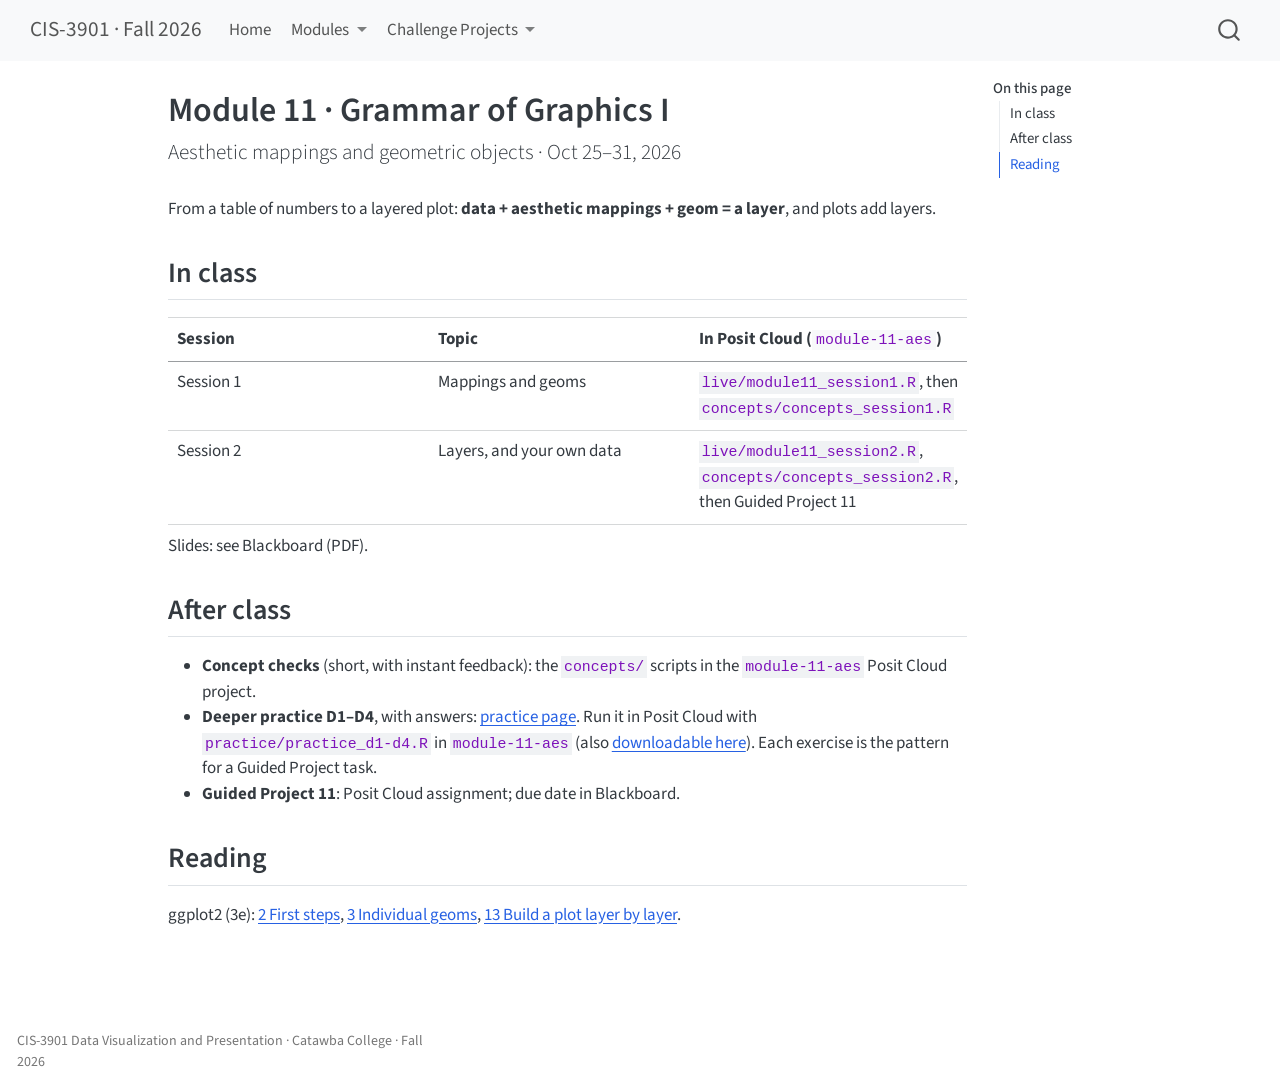
<file: docs/module-11/index.html>
<!DOCTYPE html>
<html xmlns="http://www.w3.org/1999/xhtml" lang="en-US" xml:lang="en-US"><head>

<meta charset="utf-8">
<meta name="generator" content="quarto-1.9.38">

<meta name="viewport" content="width=device-width, initial-scale=1.0, user-scalable=yes">


<title>Module 11 · Grammar of Graphics I – CIS-3901 · Fall 2026</title>
<style>
/* Default styles provided by pandoc.
** See https://pandoc.org/MANUAL.html#variables-for-html for config info.
*/
code{white-space: pre-wrap;}
span.smallcaps{font-variant: small-caps;}
div.columns{display: flex; gap: min(4vw, 1.5em);}
div.column{flex: auto; overflow-x: auto;}
div.hanging-indent{margin-left: 1.5em; text-indent: -1.5em;}
ul.task-list{list-style: none;}
ul.task-list li input[type="checkbox"] {
  width: 0.8em;
  margin: 0 0.8em 0.2em -1em; /* quarto-specific, see https://github.com/quarto-dev/quarto-cli/issues/4556 */ 
  vertical-align: middle;
}
</style>


<script src="../site_libs/quarto-nav/quarto-nav.js"></script>
<script src="../site_libs/quarto-nav/headroom.min.js"></script>
<script src="../site_libs/clipboard/clipboard.min.js"></script>
<script src="../site_libs/quarto-search/autocomplete.umd.js"></script>
<script src="../site_libs/quarto-search/fuse.min.js"></script>
<script src="../site_libs/quarto-search/quarto-search.js"></script>
<meta name="quarto:offset" content="../">
<script src="../site_libs/quarto-html/quarto.js" type="module"></script>
<script src="../site_libs/quarto-html/tabsets/tabsets.js" type="module"></script>
<script src="../site_libs/quarto-html/popper.min.js"></script>
<script src="../site_libs/quarto-html/tippy.umd.min.js"></script>
<script src="../site_libs/quarto-html/anchor.min.js"></script>
<link href="../site_libs/quarto-html/tippy.css" rel="stylesheet">
<link href="../site_libs/quarto-html/quarto-syntax-highlighting-15634bcf2e68342d4ad2dfa704d543f6.css" rel="stylesheet" id="quarto-text-highlighting-styles">
<script src="../site_libs/bootstrap/bootstrap.min.js"></script>
<link href="../site_libs/bootstrap/bootstrap-icons.css" rel="stylesheet">
<link href="../site_libs/bootstrap/bootstrap-6388ad00bb6ecaefa25b9a98db1edf18.min.css" rel="stylesheet" append-hash="true" id="quarto-bootstrap" data-mode="light">
<script id="quarto-search-options" type="application/json">{
  "location": "navbar",
  "copy-button": false,
  "collapse-after": 3,
  "panel-placement": "end",
  "type": "overlay",
  "limit": 50,
  "keyboard-shortcut": [
    "f",
    "/",
    "s"
  ],
  "show-item-context": false,
  "language": {
    "search-no-results-text": "No results",
    "search-matching-documents-text": "matching documents",
    "search-copy-link-title": "Copy link to search",
    "search-hide-matches-text": "Hide additional matches",
    "search-more-match-text": "more match in this document",
    "search-more-matches-text": "more matches in this document",
    "search-clear-button-title": "Clear",
    "search-text-placeholder": "",
    "search-detached-cancel-button-title": "Cancel",
    "search-submit-button-title": "Submit",
    "search-label": "Search"
  }
}</script>


</head>

<body class="nav-fixed quarto-light">

<div id="quarto-search-results"></div>
  <header id="quarto-header" class="headroom fixed-top">
    <nav class="navbar navbar-expand-lg " data-bs-theme="dark">
      <div class="navbar-container container-fluid">
      <div class="navbar-brand-container mx-auto">
    <a class="navbar-brand" href="../index.html">
    <span class="navbar-title">CIS-3901 · Fall 2026</span>
    </a>
  </div>
            <div id="quarto-search" class="" title="Search"></div>
          <button class="navbar-toggler" type="button" data-bs-toggle="collapse" data-bs-target="#navbarCollapse" aria-controls="navbarCollapse" role="menu" aria-expanded="false" aria-label="Toggle navigation" onclick="if (window.quartoToggleHeadroom) { window.quartoToggleHeadroom(); }">
  <span class="navbar-toggler-icon"></span>
</button>
          <div class="collapse navbar-collapse" id="navbarCollapse">
            <ul class="navbar-nav navbar-nav-scroll me-auto">
  <li class="nav-item">
    <a class="nav-link" href="../index.html"> 
<span class="menu-text">Home</span></a>
  </li>  
  <li class="nav-item dropdown ">
    <a class="nav-link dropdown-toggle" href="#" id="nav-menu-modules" role="link" data-bs-toggle="dropdown" aria-expanded="false">
 <span class="menu-text">Modules</span>
    </a>
    <ul class="dropdown-menu" aria-labelledby="nav-menu-modules">    
        <li>
    <a class="dropdown-item" href="../module-10/index.html">
 <span class="dropdown-text">Module 10: Tidy Data and Project Setup</span></a>
  </li>  
        <li>
    <a class="dropdown-item" href="../module-11/index.html">
 <span class="dropdown-text">Module 11: Grammar of Graphics I</span></a>
  </li>  
        <li>
    <a class="dropdown-item" href="../module-12/index.html">
 <span class="dropdown-text">Module 12: Grammar of Graphics II</span></a>
  </li>  
        <li>
    <a class="dropdown-item" href="../module-13/index.html">
 <span class="dropdown-text">Module 13: Grammar of Graphics III</span></a>
  </li>  
    </ul>
  </li>
  <li class="nav-item dropdown ">
    <a class="nav-link dropdown-toggle" href="#" id="nav-menu-challenge-projects" role="link" data-bs-toggle="dropdown" aria-expanded="false">
 <span class="menu-text">Challenge Projects</span>
    </a>
    <ul class="dropdown-menu" aria-labelledby="nav-menu-challenge-projects">    
        <li>
    <a class="dropdown-item" href="../challenge-projects/index.html">
 <span class="dropdown-text">Overview</span></a>
  </li>  
        <li>
    <a class="dropdown-item" href="../challenge-projects/fairness-data.html">
 <span class="dropdown-text">Challenge Project: Fairness Data</span></a>
  </li>  
        <li>
    <a class="dropdown-item" href="../challenge-projects/sports-data.html">
 <span class="dropdown-text">Challenge Project: Sports Data</span></a>
  </li>  
    </ul>
  </li>
</ul>
          </div> <!-- /navcollapse -->
            <div class="quarto-navbar-tools">
</div>
      </div> <!-- /container-fluid -->
    </nav>
</header>
<!-- content -->
<div id="quarto-content" class="quarto-container page-columns page-rows-contents page-layout-article page-navbar">
<!-- sidebar -->
<!-- margin-sidebar -->
    <div id="quarto-margin-sidebar" class="sidebar margin-sidebar">
        <nav id="TOC" role="doc-toc" class="toc-active">
    <h2 id="toc-title">On this page</h2>
   
  <ul class="collapse">
  <li><a href="#in-class" id="toc-in-class" class="nav-link active" data-scroll-target="#in-class">In class</a></li>
  <li><a href="#after-class" id="toc-after-class" class="nav-link" data-scroll-target="#after-class">After class</a></li>
  <li><a href="#reading" id="toc-reading" class="nav-link" data-scroll-target="#reading">Reading</a></li>
  </ul>
</nav>
    </div>
<!-- main -->
<main class="content" id="quarto-document-content">

<header id="title-block-header" class="quarto-title-block default">
<div class="quarto-title">
<h1 class="title">Module 11 · Grammar of Graphics I</h1>
<p class="subtitle lead">Aesthetic mappings and geometric objects · Oct 25–31, 2026</p>
</div>



<div class="quarto-title-meta">

    
  
    
  </div>
  


</header>


<p>From a table of numbers to a layered plot: <strong>data + aesthetic mappings + geom = a layer</strong>, and plots add layers.</p>
<section id="in-class" class="level2">
<h2 class="anchored" data-anchor-id="in-class">In class</h2>
<table class="caption-top table">
<colgroup>
<col style="width: 33%">
<col style="width: 33%">
<col style="width: 33%">
</colgroup>
<thead>
<tr class="header">
<th>Session</th>
<th>Topic</th>
<th>In Posit Cloud (<code>module-11-aes</code>)</th>
</tr>
</thead>
<tbody>
<tr class="odd">
<td>Session 1</td>
<td>Mappings and geoms</td>
<td><code>live/module11_session1.R</code>, then <code>concepts/concepts_session1.R</code></td>
</tr>
<tr class="even">
<td>Session 2</td>
<td>Layers, and your own data</td>
<td><code>live/module11_session2.R</code>, <code>concepts/concepts_session2.R</code>, then Guided Project 11</td>
</tr>
</tbody>
</table>
<p>Slides: see Blackboard (PDF).</p>
</section>
<section id="after-class" class="level2">
<h2 class="anchored" data-anchor-id="after-class">After class</h2>
<ul>
<li><strong>Concept checks</strong> (short, with instant feedback): the <code>concepts/</code> scripts in the <code>module-11-aes</code> Posit Cloud project.</li>
<li><strong>Deeper practice D1–D4</strong>, with answers: <a href="practice.html">practice page</a>. Run it in Posit Cloud with <code>practice/practice_d1-d4.R</code> in <code>module-11-aes</code> (also <a href="files/practice_d1-d4.R">downloadable here</a>). Each exercise is the pattern for a Guided Project task.</li>
<li><strong>Guided Project 11</strong>: Posit Cloud assignment; due date in Blackboard.</li>
</ul>
</section>
<section id="reading" class="level2">
<h2 class="anchored" data-anchor-id="reading">Reading</h2>
<p>ggplot2 (3e): <a href="https://ggplot2-book.org/getting-started.html">2 First steps</a>, <a href="https://ggplot2-book.org/individual-geoms.html">3 Individual geoms</a>, <a href="https://ggplot2-book.org/layers.html">13 Build a plot layer by layer</a>.</p>


</section>

</main> <!-- /main -->
<script id="quarto-html-after-body" type="application/javascript">
  window.document.addEventListener("DOMContentLoaded", function (event) {
    const icon = "";
    const anchorJS = new window.AnchorJS();
    anchorJS.options = {
      placement: 'right',
      icon: icon
    };
    anchorJS.add('.anchored');
    const isCodeAnnotation = (el) => {
      for (const clz of el.classList) {
        if (clz.startsWith('code-annotation-')) {                     
          return true;
        }
      }
      return false;
    }
    const onCopySuccess = function(e) {
      // button target
      const button = e.trigger;
      // don't keep focus
      button.blur();
      // flash "checked"
      button.classList.add('code-copy-button-checked');
      var currentTitle = button.getAttribute("title");
      button.setAttribute("title", "Copied!");
      let tooltip;
      if (window.bootstrap) {
        button.setAttribute("data-bs-toggle", "tooltip");
        button.setAttribute("data-bs-placement", "left");
        button.setAttribute("data-bs-title", "Copied!");
        tooltip = new bootstrap.Tooltip(button, 
          { trigger: "manual", 
            customClass: "code-copy-button-tooltip",
            offset: [0, -8]});
        tooltip.show();    
      }
      setTimeout(function() {
        if (tooltip) {
          tooltip.hide();
          button.removeAttribute("data-bs-title");
          button.removeAttribute("data-bs-toggle");
          button.removeAttribute("data-bs-placement");
        }
        button.setAttribute("title", currentTitle);
        button.classList.remove('code-copy-button-checked');
      }, 1000);
      // clear code selection
      e.clearSelection();
    }
    const getTextToCopy = function(trigger) {
      const outerScaffold = trigger.parentElement.cloneNode(true);
      const codeEl = outerScaffold.querySelector('code');
      for (const childEl of codeEl.children) {
        if (isCodeAnnotation(childEl)) {
          childEl.remove();
        }
      }
      return codeEl.innerText;
    }
    const clipboard = new window.ClipboardJS('.code-copy-button:not([data-in-quarto-modal])', {
      text: getTextToCopy
    });
    clipboard.on('success', onCopySuccess);
    if (window.document.getElementById('quarto-embedded-source-code-modal')) {
      const clipboardModal = new window.ClipboardJS('.code-copy-button[data-in-quarto-modal]', {
        text: getTextToCopy,
        container: window.document.getElementById('quarto-embedded-source-code-modal')
      });
      clipboardModal.on('success', onCopySuccess);
    }
      var localhostRegex = new RegExp(/^(?:http|https):\/\/localhost\:?[0-9]*\//);
      var mailtoRegex = new RegExp(/^mailto:/);
        var filterRegex = new RegExp("https:\/\/acintron-cc\.github\.io\/cis-3901-202710-guides\/");
      var isInternal = (href) => {
          return filterRegex.test(href) || localhostRegex.test(href) || mailtoRegex.test(href);
      }
      // Inspect non-navigation links and adorn them if external
     var links = window.document.querySelectorAll('a[href]:not(.nav-link):not(.navbar-brand):not(.toc-action):not(.sidebar-link):not(.sidebar-item-toggle):not(.pagination-link):not(.no-external):not([aria-hidden]):not(.dropdown-item):not(.quarto-navigation-tool):not(.about-link)');
      for (var i=0; i<links.length; i++) {
        const link = links[i];
        if (!isInternal(link.href)) {
          // undo the damage that might have been done by quarto-nav.js in the case of
          // links that we want to consider external
          if (link.dataset.originalHref !== undefined) {
            link.href = link.dataset.originalHref;
          }
        }
      }
    function tippyHover(el, contentFn, onTriggerFn, onUntriggerFn) {
      const config = {
        allowHTML: true,
        maxWidth: 500,
        delay: 100,
        arrow: false,
        appendTo: function(el) {
            return el.parentElement;
        },
        interactive: true,
        interactiveBorder: 10,
        theme: 'quarto',
        placement: 'bottom-start',
      };
      if (contentFn) {
        config.content = contentFn;
      }
      if (onTriggerFn) {
        config.onTrigger = onTriggerFn;
      }
      if (onUntriggerFn) {
        config.onUntrigger = onUntriggerFn;
      }
      window.tippy(el, config); 
    }
    const noterefs = window.document.querySelectorAll('a[role="doc-noteref"]');
    for (var i=0; i<noterefs.length; i++) {
      const ref = noterefs[i];
      tippyHover(ref, function() {
        // use id or data attribute instead here
        let href = ref.getAttribute('data-footnote-href') || ref.getAttribute('href');
        try { href = new URL(href).hash; } catch {}
        const id = href.replace(/^#\/?/, "");
        const note = window.document.getElementById(id);
        if (note) {
          return note.innerHTML;
        } else {
          return "";
        }
      });
    }
    const xrefs = window.document.querySelectorAll('a.quarto-xref');
    const processXRef = (id, note) => {
      // Strip column container classes
      const stripColumnClz = (el) => {
        el.classList.remove("page-full", "page-columns");
        if (el.children) {
          for (const child of el.children) {
            stripColumnClz(child);
          }
        }
      }
      stripColumnClz(note)
      if (id === null || id.startsWith('sec-')) {
        // Special case sections, only their first couple elements
        const container = document.createElement("div");
        if (note.children && note.children.length > 2) {
          container.appendChild(note.children[0].cloneNode(true));
          for (let i = 1; i < note.children.length; i++) {
            const child = note.children[i];
            if (child.tagName === "P" && child.innerText === "") {
              continue;
            } else {
              container.appendChild(child.cloneNode(true));
              break;
            }
          }
          if (window.Quarto?.typesetMath) {
            window.Quarto.typesetMath(container);
          }
          return container.innerHTML
        } else {
          if (window.Quarto?.typesetMath) {
            window.Quarto.typesetMath(note);
          }
          return note.innerHTML;
        }
      } else {
        // Remove any anchor links if they are present
        const anchorLink = note.querySelector('a.anchorjs-link');
        if (anchorLink) {
          anchorLink.remove();
        }
        if (window.Quarto?.typesetMath) {
          window.Quarto.typesetMath(note);
        }
        if (note.classList.contains("callout")) {
          return note.outerHTML;
        } else {
          return note.innerHTML;
        }
      }
    }
    for (var i=0; i<xrefs.length; i++) {
      const xref = xrefs[i];
      tippyHover(xref, undefined, function(instance) {
        instance.disable();
        let url = xref.getAttribute('href');
        let hash = undefined; 
        if (url.startsWith('#')) {
          hash = url;
        } else {
          try { hash = new URL(url).hash; } catch {}
        }
        if (hash) {
          const id = hash.replace(/^#\/?/, "");
          const note = window.document.getElementById(id);
          if (note !== null) {
            try {
              const html = processXRef(id, note.cloneNode(true));
              instance.setContent(html);
            } finally {
              instance.enable();
              instance.show();
            }
          } else {
            // See if we can fetch this
            fetch(url.split('#')[0])
            .then(res => res.text())
            .then(html => {
              const parser = new DOMParser();
              const htmlDoc = parser.parseFromString(html, "text/html");
              const note = htmlDoc.getElementById(id);
              if (note !== null) {
                const html = processXRef(id, note);
                instance.setContent(html);
              } 
            }).finally(() => {
              instance.enable();
              instance.show();
            });
          }
        } else {
          // See if we can fetch a full url (with no hash to target)
          // This is a special case and we should probably do some content thinning / targeting
          fetch(url)
          .then(res => res.text())
          .then(html => {
            const parser = new DOMParser();
            const htmlDoc = parser.parseFromString(html, "text/html");
            const note = htmlDoc.querySelector('main.content');
            if (note !== null) {
              // This should only happen for chapter cross references
              // (since there is no id in the URL)
              // remove the first header
              if (note.children.length > 0 && note.children[0].tagName === "HEADER") {
                note.children[0].remove();
              }
              const html = processXRef(null, note);
              instance.setContent(html);
            } 
          }).finally(() => {
            instance.enable();
            instance.show();
          });
        }
      }, function(instance) {
      });
    }
        let selectedAnnoteEl;
        const selectorForAnnotation = ( cell, annotation) => {
          let cellAttr = 'data-code-cell="' + cell + '"';
          let lineAttr = 'data-code-annotation="' +  annotation + '"';
          const selector = 'span[' + cellAttr + '][' + lineAttr + ']';
          return selector;
        }
        const selectCodeLines = (annoteEl) => {
          const doc = window.document;
          const targetCell = annoteEl.getAttribute("data-target-cell");
          const targetAnnotation = annoteEl.getAttribute("data-target-annotation");
          const annoteSpan = window.document.querySelector(selectorForAnnotation(targetCell, targetAnnotation));
          const lines = annoteSpan.getAttribute("data-code-lines").split(",");
          const lineIds = lines.map((line) => {
            return targetCell + "-" + line;
          })
          let top = null;
          let height = null;
          let parent = null;
          if (lineIds.length > 0) {
              //compute the position of the single el (top and bottom and make a div)
              const el = window.document.getElementById(lineIds[0]);
              top = el.offsetTop;
              height = el.offsetHeight;
              parent = el.parentElement.parentElement;
            if (lineIds.length > 1) {
              const lastEl = window.document.getElementById(lineIds[lineIds.length - 1]);
              const bottom = lastEl.offsetTop + lastEl.offsetHeight;
              height = bottom - top;
            }
            if (top !== null && height !== null && parent !== null) {
              // cook up a div (if necessary) and position it 
              let div = window.document.getElementById("code-annotation-line-highlight");
              if (div === null) {
                div = window.document.createElement("div");
                div.setAttribute("id", "code-annotation-line-highlight");
                div.style.position = 'absolute';
                parent.appendChild(div);
              }
              div.style.top = top - 2 + "px";
              div.style.height = height + 4 + "px";
              div.style.left = 0;
              let gutterDiv = window.document.getElementById("code-annotation-line-highlight-gutter");
              if (gutterDiv === null) {
                gutterDiv = window.document.createElement("div");
                gutterDiv.setAttribute("id", "code-annotation-line-highlight-gutter");
                gutterDiv.style.position = 'absolute';
                const codeCell = window.document.getElementById(targetCell);
                const gutter = codeCell.querySelector('.code-annotation-gutter');
                gutter.appendChild(gutterDiv);
              }
              gutterDiv.style.top = top - 2 + "px";
              gutterDiv.style.height = height + 4 + "px";
            }
            selectedAnnoteEl = annoteEl;
          }
        };
        const unselectCodeLines = () => {
          const elementsIds = ["code-annotation-line-highlight", "code-annotation-line-highlight-gutter"];
          elementsIds.forEach((elId) => {
            const div = window.document.getElementById(elId);
            if (div) {
              div.remove();
            }
          });
          selectedAnnoteEl = undefined;
        };
          // Handle positioning of the toggle
      window.addEventListener(
        "resize",
        throttle(() => {
          elRect = undefined;
          if (selectedAnnoteEl) {
            selectCodeLines(selectedAnnoteEl);
          }
        }, 10)
      );
      function throttle(fn, ms) {
      let throttle = false;
      let timer;
        return (...args) => {
          if(!throttle) { // first call gets through
              fn.apply(this, args);
              throttle = true;
          } else { // all the others get throttled
              if(timer) clearTimeout(timer); // cancel #2
              timer = setTimeout(() => {
                fn.apply(this, args);
                timer = throttle = false;
              }, ms);
          }
        };
      }
        // Attach click handler to the DT
        const annoteDls = window.document.querySelectorAll('dt[data-target-cell]');
        for (const annoteDlNode of annoteDls) {
          annoteDlNode.addEventListener('click', (event) => {
            const clickedEl = event.target;
            if (clickedEl !== selectedAnnoteEl) {
              unselectCodeLines();
              const activeEl = window.document.querySelector('dt[data-target-cell].code-annotation-active');
              if (activeEl) {
                activeEl.classList.remove('code-annotation-active');
              }
              selectCodeLines(clickedEl);
              clickedEl.classList.add('code-annotation-active');
            } else {
              // Unselect the line
              unselectCodeLines();
              clickedEl.classList.remove('code-annotation-active');
            }
          });
        }
    const findCites = (el) => {
      const parentEl = el.parentElement;
      if (parentEl) {
        const cites = parentEl.dataset.cites;
        if (cites) {
          return {
            el,
            cites: cites.split(' ')
          };
        } else {
          return findCites(el.parentElement)
        }
      } else {
        return undefined;
      }
    };
    var bibliorefs = window.document.querySelectorAll('a[role="doc-biblioref"]');
    for (var i=0; i<bibliorefs.length; i++) {
      const ref = bibliorefs[i];
      const citeInfo = findCites(ref);
      if (citeInfo) {
        tippyHover(citeInfo.el, function() {
          var popup = window.document.createElement('div');
          citeInfo.cites.forEach(function(cite) {
            var citeDiv = window.document.createElement('div');
            citeDiv.classList.add('hanging-indent');
            citeDiv.classList.add('csl-entry');
            var biblioDiv = window.document.getElementById('ref-' + cite);
            if (biblioDiv) {
              citeDiv.innerHTML = biblioDiv.innerHTML;
            }
            popup.appendChild(citeDiv);
          });
          return popup.innerHTML;
        });
      }
    }
  });
  </script>
</div> <!-- /content -->
<footer class="footer">
  <div class="nav-footer">
    <div class="nav-footer-left">
<p>CIS-3901 Data Visualization and Presentation · Catawba College · Fall 2026</p>
</div>   
    <div class="nav-footer-center">
      &nbsp;
    </div>
    <div class="nav-footer-right">
      &nbsp;
    </div>
  </div>
</footer>




</body></html>
</file>
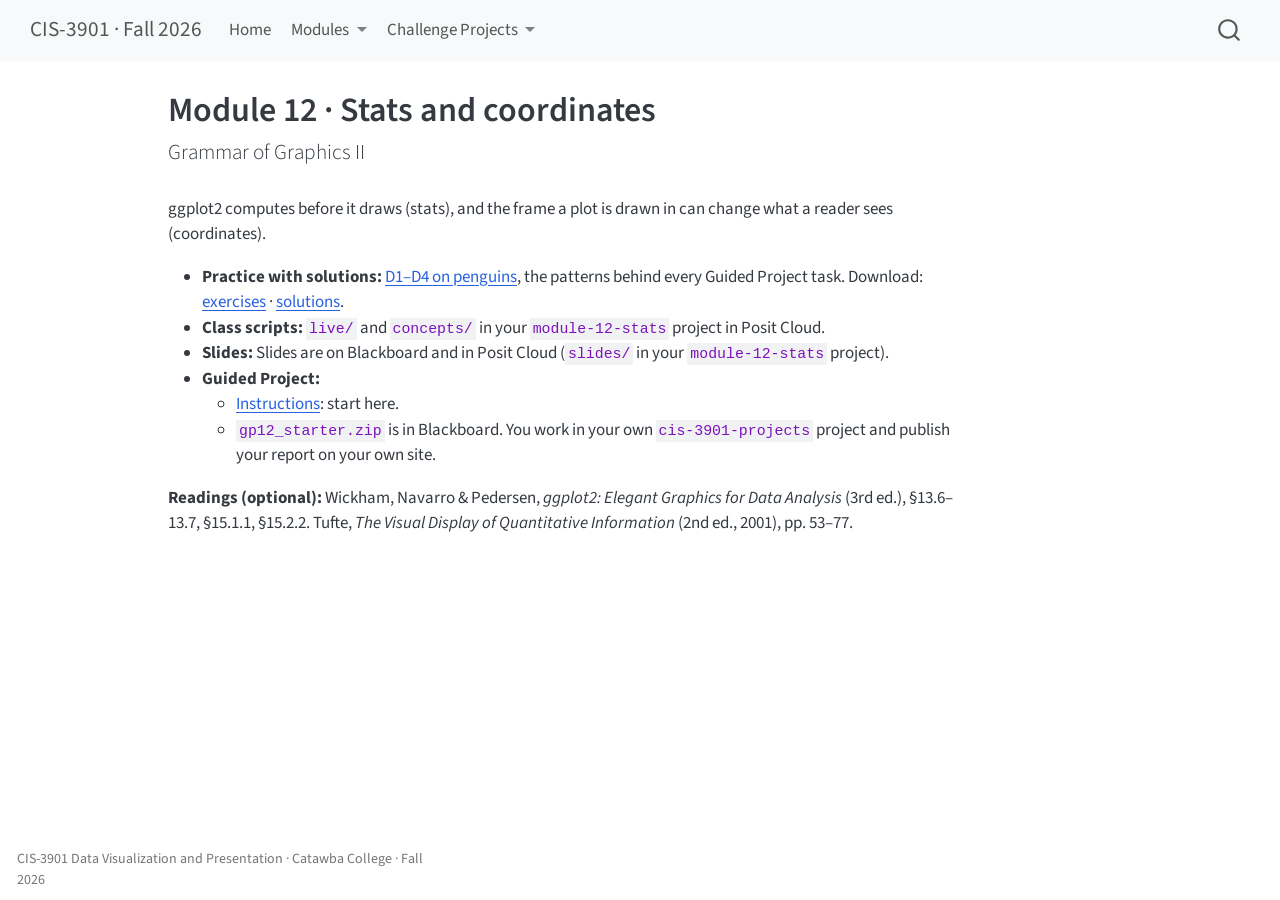
<file: docs/module-12/index.html>
<!DOCTYPE html>
<html xmlns="http://www.w3.org/1999/xhtml" lang="en-US" xml:lang="en-US"><head>

<meta charset="utf-8">
<meta name="generator" content="quarto-1.9.38">

<meta name="viewport" content="width=device-width, initial-scale=1.0, user-scalable=yes">


<title>Module 12 · Stats and coordinates – CIS-3901 · Fall 2026</title>
<style>
/* Default styles provided by pandoc.
** See https://pandoc.org/MANUAL.html#variables-for-html for config info.
*/
code{white-space: pre-wrap;}
span.smallcaps{font-variant: small-caps;}
div.columns{display: flex; gap: min(4vw, 1.5em);}
div.column{flex: auto; overflow-x: auto;}
div.hanging-indent{margin-left: 1.5em; text-indent: -1.5em;}
ul.task-list{list-style: none;}
ul.task-list li input[type="checkbox"] {
  width: 0.8em;
  margin: 0 0.8em 0.2em -1em; /* quarto-specific, see https://github.com/quarto-dev/quarto-cli/issues/4556 */ 
  vertical-align: middle;
}
</style>


<script src="../site_libs/quarto-nav/quarto-nav.js"></script>
<script src="../site_libs/quarto-nav/headroom.min.js"></script>
<script src="../site_libs/clipboard/clipboard.min.js"></script>
<script src="../site_libs/quarto-search/autocomplete.umd.js"></script>
<script src="../site_libs/quarto-search/fuse.min.js"></script>
<script src="../site_libs/quarto-search/quarto-search.js"></script>
<meta name="quarto:offset" content="../">
<script src="../site_libs/quarto-html/quarto.js" type="module"></script>
<script src="../site_libs/quarto-html/tabsets/tabsets.js" type="module"></script>
<script src="../site_libs/quarto-html/popper.min.js"></script>
<script src="../site_libs/quarto-html/tippy.umd.min.js"></script>
<script src="../site_libs/quarto-html/anchor.min.js"></script>
<link href="../site_libs/quarto-html/tippy.css" rel="stylesheet">
<link href="../site_libs/quarto-html/quarto-syntax-highlighting-15634bcf2e68342d4ad2dfa704d543f6.css" rel="stylesheet" id="quarto-text-highlighting-styles">
<script src="../site_libs/bootstrap/bootstrap.min.js"></script>
<link href="../site_libs/bootstrap/bootstrap-icons.css" rel="stylesheet">
<link href="../site_libs/bootstrap/bootstrap-6388ad00bb6ecaefa25b9a98db1edf18.min.css" rel="stylesheet" append-hash="true" id="quarto-bootstrap" data-mode="light">
<script id="quarto-search-options" type="application/json">{
  "location": "navbar",
  "copy-button": false,
  "collapse-after": 3,
  "panel-placement": "end",
  "type": "overlay",
  "limit": 50,
  "keyboard-shortcut": [
    "f",
    "/",
    "s"
  ],
  "show-item-context": false,
  "language": {
    "search-no-results-text": "No results",
    "search-matching-documents-text": "matching documents",
    "search-copy-link-title": "Copy link to search",
    "search-hide-matches-text": "Hide additional matches",
    "search-more-match-text": "more match in this document",
    "search-more-matches-text": "more matches in this document",
    "search-clear-button-title": "Clear",
    "search-text-placeholder": "",
    "search-detached-cancel-button-title": "Cancel",
    "search-submit-button-title": "Submit",
    "search-label": "Search"
  }
}</script>


</head>

<body class="nav-fixed quarto-light">

<div id="quarto-search-results"></div>
  <header id="quarto-header" class="headroom fixed-top">
    <nav class="navbar navbar-expand-lg " data-bs-theme="dark">
      <div class="navbar-container container-fluid">
      <div class="navbar-brand-container mx-auto">
    <a class="navbar-brand" href="../index.html">
    <span class="navbar-title">CIS-3901 · Fall 2026</span>
    </a>
  </div>
            <div id="quarto-search" class="" title="Search"></div>
          <button class="navbar-toggler" type="button" data-bs-toggle="collapse" data-bs-target="#navbarCollapse" aria-controls="navbarCollapse" role="menu" aria-expanded="false" aria-label="Toggle navigation" onclick="if (window.quartoToggleHeadroom) { window.quartoToggleHeadroom(); }">
  <span class="navbar-toggler-icon"></span>
</button>
          <div class="collapse navbar-collapse" id="navbarCollapse">
            <ul class="navbar-nav navbar-nav-scroll me-auto">
  <li class="nav-item">
    <a class="nav-link" href="../index.html"> 
<span class="menu-text">Home</span></a>
  </li>  
  <li class="nav-item dropdown ">
    <a class="nav-link dropdown-toggle" href="#" id="nav-menu-modules" role="link" data-bs-toggle="dropdown" aria-expanded="false">
 <span class="menu-text">Modules</span>
    </a>
    <ul class="dropdown-menu" aria-labelledby="nav-menu-modules">    
        <li>
    <a class="dropdown-item" href="../module-10/index.html">
 <span class="dropdown-text">Module 10: Tidy Data and Project Setup</span></a>
  </li>  
        <li>
    <a class="dropdown-item" href="../module-11/index.html">
 <span class="dropdown-text">Module 11: Grammar of Graphics I</span></a>
  </li>  
        <li>
    <a class="dropdown-item" href="../module-12/index.html">
 <span class="dropdown-text">Module 12: Grammar of Graphics II</span></a>
  </li>  
        <li>
    <a class="dropdown-item" href="../module-13/index.html">
 <span class="dropdown-text">Module 13: Grammar of Graphics III</span></a>
  </li>  
    </ul>
  </li>
  <li class="nav-item dropdown ">
    <a class="nav-link dropdown-toggle" href="#" id="nav-menu-challenge-projects" role="link" data-bs-toggle="dropdown" aria-expanded="false">
 <span class="menu-text">Challenge Projects</span>
    </a>
    <ul class="dropdown-menu" aria-labelledby="nav-menu-challenge-projects">    
        <li>
    <a class="dropdown-item" href="../challenge-projects/index.html">
 <span class="dropdown-text">Overview</span></a>
  </li>  
        <li>
    <a class="dropdown-item" href="../challenge-projects/fairness-data.html">
 <span class="dropdown-text">Challenge Project: Fairness Data</span></a>
  </li>  
        <li>
    <a class="dropdown-item" href="../challenge-projects/sports-data.html">
 <span class="dropdown-text">Challenge Project: Sports Data</span></a>
  </li>  
    </ul>
  </li>
</ul>
          </div> <!-- /navcollapse -->
            <div class="quarto-navbar-tools">
</div>
      </div> <!-- /container-fluid -->
    </nav>
</header>
<!-- content -->
<div id="quarto-content" class="quarto-container page-columns page-rows-contents page-layout-article page-navbar">
<!-- sidebar -->
<!-- margin-sidebar -->
    <div id="quarto-margin-sidebar" class="sidebar margin-sidebar zindex-bottom">
        
    </div>
<!-- main -->
<main class="content" id="quarto-document-content">

<header id="title-block-header" class="quarto-title-block default">
<div class="quarto-title">
<h1 class="title">Module 12 · Stats and coordinates</h1>
<p class="subtitle lead">Grammar of Graphics II</p>
</div>



<div class="quarto-title-meta">

    
  
    
  </div>
  


</header>


<p>ggplot2 computes before it draws (stats), and the frame a plot is drawn in can change what a reader sees (coordinates).</p>
<ul>
<li><strong>Practice with solutions:</strong> <a href="practice.html">D1–D4 on penguins</a>, the patterns behind every Guided Project task. Download: <a href="files/practice_d1-d4.R">exercises</a> · <a href="files/practice_d1-d4_solutions.R">solutions</a>.</li>
<li><strong>Class scripts:</strong> <code>live/</code> and <code>concepts/</code> in your <code>module-12-stats</code> project in Posit Cloud.</li>
<li><strong>Slides:</strong> Slides are on Blackboard and in Posit Cloud (<code>slides/</code> in your <code>module-12-stats</code> project).</li>
<li><strong>Guided Project:</strong>
<ul>
<li><a href="../module-12/guided-project.html">Instructions</a>: start here.</li>
<li><code>gp12_starter.zip</code> is in Blackboard. You work in your own <code>cis-3901-projects</code> project and publish your report on your own site.</li>
</ul></li>
</ul>
<p><strong>Readings (optional):</strong> Wickham, Navarro &amp; Pedersen, <em>ggplot2: Elegant Graphics for Data Analysis</em> (3rd ed.), §13.6–13.7, §15.1.1, §15.2.2. Tufte, <em>The Visual Display of Quantitative Information</em> (2nd ed., 2001), pp.&nbsp;53–77.</p>



</main> <!-- /main -->
<script id="quarto-html-after-body" type="application/javascript">
  window.document.addEventListener("DOMContentLoaded", function (event) {
    const icon = "";
    const anchorJS = new window.AnchorJS();
    anchorJS.options = {
      placement: 'right',
      icon: icon
    };
    anchorJS.add('.anchored');
    const isCodeAnnotation = (el) => {
      for (const clz of el.classList) {
        if (clz.startsWith('code-annotation-')) {                     
          return true;
        }
      }
      return false;
    }
    const onCopySuccess = function(e) {
      // button target
      const button = e.trigger;
      // don't keep focus
      button.blur();
      // flash "checked"
      button.classList.add('code-copy-button-checked');
      var currentTitle = button.getAttribute("title");
      button.setAttribute("title", "Copied!");
      let tooltip;
      if (window.bootstrap) {
        button.setAttribute("data-bs-toggle", "tooltip");
        button.setAttribute("data-bs-placement", "left");
        button.setAttribute("data-bs-title", "Copied!");
        tooltip = new bootstrap.Tooltip(button, 
          { trigger: "manual", 
            customClass: "code-copy-button-tooltip",
            offset: [0, -8]});
        tooltip.show();    
      }
      setTimeout(function() {
        if (tooltip) {
          tooltip.hide();
          button.removeAttribute("data-bs-title");
          button.removeAttribute("data-bs-toggle");
          button.removeAttribute("data-bs-placement");
        }
        button.setAttribute("title", currentTitle);
        button.classList.remove('code-copy-button-checked');
      }, 1000);
      // clear code selection
      e.clearSelection();
    }
    const getTextToCopy = function(trigger) {
      const outerScaffold = trigger.parentElement.cloneNode(true);
      const codeEl = outerScaffold.querySelector('code');
      for (const childEl of codeEl.children) {
        if (isCodeAnnotation(childEl)) {
          childEl.remove();
        }
      }
      return codeEl.innerText;
    }
    const clipboard = new window.ClipboardJS('.code-copy-button:not([data-in-quarto-modal])', {
      text: getTextToCopy
    });
    clipboard.on('success', onCopySuccess);
    if (window.document.getElementById('quarto-embedded-source-code-modal')) {
      const clipboardModal = new window.ClipboardJS('.code-copy-button[data-in-quarto-modal]', {
        text: getTextToCopy,
        container: window.document.getElementById('quarto-embedded-source-code-modal')
      });
      clipboardModal.on('success', onCopySuccess);
    }
      var localhostRegex = new RegExp(/^(?:http|https):\/\/localhost\:?[0-9]*\//);
      var mailtoRegex = new RegExp(/^mailto:/);
        var filterRegex = new RegExp("https:\/\/acintron-cc\.github\.io\/cis-3901-202710-guides\/");
      var isInternal = (href) => {
          return filterRegex.test(href) || localhostRegex.test(href) || mailtoRegex.test(href);
      }
      // Inspect non-navigation links and adorn them if external
     var links = window.document.querySelectorAll('a[href]:not(.nav-link):not(.navbar-brand):not(.toc-action):not(.sidebar-link):not(.sidebar-item-toggle):not(.pagination-link):not(.no-external):not([aria-hidden]):not(.dropdown-item):not(.quarto-navigation-tool):not(.about-link)');
      for (var i=0; i<links.length; i++) {
        const link = links[i];
        if (!isInternal(link.href)) {
          // undo the damage that might have been done by quarto-nav.js in the case of
          // links that we want to consider external
          if (link.dataset.originalHref !== undefined) {
            link.href = link.dataset.originalHref;
          }
        }
      }
    function tippyHover(el, contentFn, onTriggerFn, onUntriggerFn) {
      const config = {
        allowHTML: true,
        maxWidth: 500,
        delay: 100,
        arrow: false,
        appendTo: function(el) {
            return el.parentElement;
        },
        interactive: true,
        interactiveBorder: 10,
        theme: 'quarto',
        placement: 'bottom-start',
      };
      if (contentFn) {
        config.content = contentFn;
      }
      if (onTriggerFn) {
        config.onTrigger = onTriggerFn;
      }
      if (onUntriggerFn) {
        config.onUntrigger = onUntriggerFn;
      }
      window.tippy(el, config); 
    }
    const noterefs = window.document.querySelectorAll('a[role="doc-noteref"]');
    for (var i=0; i<noterefs.length; i++) {
      const ref = noterefs[i];
      tippyHover(ref, function() {
        // use id or data attribute instead here
        let href = ref.getAttribute('data-footnote-href') || ref.getAttribute('href');
        try { href = new URL(href).hash; } catch {}
        const id = href.replace(/^#\/?/, "");
        const note = window.document.getElementById(id);
        if (note) {
          return note.innerHTML;
        } else {
          return "";
        }
      });
    }
    const xrefs = window.document.querySelectorAll('a.quarto-xref');
    const processXRef = (id, note) => {
      // Strip column container classes
      const stripColumnClz = (el) => {
        el.classList.remove("page-full", "page-columns");
        if (el.children) {
          for (const child of el.children) {
            stripColumnClz(child);
          }
        }
      }
      stripColumnClz(note)
      if (id === null || id.startsWith('sec-')) {
        // Special case sections, only their first couple elements
        const container = document.createElement("div");
        if (note.children && note.children.length > 2) {
          container.appendChild(note.children[0].cloneNode(true));
          for (let i = 1; i < note.children.length; i++) {
            const child = note.children[i];
            if (child.tagName === "P" && child.innerText === "") {
              continue;
            } else {
              container.appendChild(child.cloneNode(true));
              break;
            }
          }
          if (window.Quarto?.typesetMath) {
            window.Quarto.typesetMath(container);
          }
          return container.innerHTML
        } else {
          if (window.Quarto?.typesetMath) {
            window.Quarto.typesetMath(note);
          }
          return note.innerHTML;
        }
      } else {
        // Remove any anchor links if they are present
        const anchorLink = note.querySelector('a.anchorjs-link');
        if (anchorLink) {
          anchorLink.remove();
        }
        if (window.Quarto?.typesetMath) {
          window.Quarto.typesetMath(note);
        }
        if (note.classList.contains("callout")) {
          return note.outerHTML;
        } else {
          return note.innerHTML;
        }
      }
    }
    for (var i=0; i<xrefs.length; i++) {
      const xref = xrefs[i];
      tippyHover(xref, undefined, function(instance) {
        instance.disable();
        let url = xref.getAttribute('href');
        let hash = undefined; 
        if (url.startsWith('#')) {
          hash = url;
        } else {
          try { hash = new URL(url).hash; } catch {}
        }
        if (hash) {
          const id = hash.replace(/^#\/?/, "");
          const note = window.document.getElementById(id);
          if (note !== null) {
            try {
              const html = processXRef(id, note.cloneNode(true));
              instance.setContent(html);
            } finally {
              instance.enable();
              instance.show();
            }
          } else {
            // See if we can fetch this
            fetch(url.split('#')[0])
            .then(res => res.text())
            .then(html => {
              const parser = new DOMParser();
              const htmlDoc = parser.parseFromString(html, "text/html");
              const note = htmlDoc.getElementById(id);
              if (note !== null) {
                const html = processXRef(id, note);
                instance.setContent(html);
              } 
            }).finally(() => {
              instance.enable();
              instance.show();
            });
          }
        } else {
          // See if we can fetch a full url (with no hash to target)
          // This is a special case and we should probably do some content thinning / targeting
          fetch(url)
          .then(res => res.text())
          .then(html => {
            const parser = new DOMParser();
            const htmlDoc = parser.parseFromString(html, "text/html");
            const note = htmlDoc.querySelector('main.content');
            if (note !== null) {
              // This should only happen for chapter cross references
              // (since there is no id in the URL)
              // remove the first header
              if (note.children.length > 0 && note.children[0].tagName === "HEADER") {
                note.children[0].remove();
              }
              const html = processXRef(null, note);
              instance.setContent(html);
            } 
          }).finally(() => {
            instance.enable();
            instance.show();
          });
        }
      }, function(instance) {
      });
    }
        let selectedAnnoteEl;
        const selectorForAnnotation = ( cell, annotation) => {
          let cellAttr = 'data-code-cell="' + cell + '"';
          let lineAttr = 'data-code-annotation="' +  annotation + '"';
          const selector = 'span[' + cellAttr + '][' + lineAttr + ']';
          return selector;
        }
        const selectCodeLines = (annoteEl) => {
          const doc = window.document;
          const targetCell = annoteEl.getAttribute("data-target-cell");
          const targetAnnotation = annoteEl.getAttribute("data-target-annotation");
          const annoteSpan = window.document.querySelector(selectorForAnnotation(targetCell, targetAnnotation));
          const lines = annoteSpan.getAttribute("data-code-lines").split(",");
          const lineIds = lines.map((line) => {
            return targetCell + "-" + line;
          })
          let top = null;
          let height = null;
          let parent = null;
          if (lineIds.length > 0) {
              //compute the position of the single el (top and bottom and make a div)
              const el = window.document.getElementById(lineIds[0]);
              top = el.offsetTop;
              height = el.offsetHeight;
              parent = el.parentElement.parentElement;
            if (lineIds.length > 1) {
              const lastEl = window.document.getElementById(lineIds[lineIds.length - 1]);
              const bottom = lastEl.offsetTop + lastEl.offsetHeight;
              height = bottom - top;
            }
            if (top !== null && height !== null && parent !== null) {
              // cook up a div (if necessary) and position it 
              let div = window.document.getElementById("code-annotation-line-highlight");
              if (div === null) {
                div = window.document.createElement("div");
                div.setAttribute("id", "code-annotation-line-highlight");
                div.style.position = 'absolute';
                parent.appendChild(div);
              }
              div.style.top = top - 2 + "px";
              div.style.height = height + 4 + "px";
              div.style.left = 0;
              let gutterDiv = window.document.getElementById("code-annotation-line-highlight-gutter");
              if (gutterDiv === null) {
                gutterDiv = window.document.createElement("div");
                gutterDiv.setAttribute("id", "code-annotation-line-highlight-gutter");
                gutterDiv.style.position = 'absolute';
                const codeCell = window.document.getElementById(targetCell);
                const gutter = codeCell.querySelector('.code-annotation-gutter');
                gutter.appendChild(gutterDiv);
              }
              gutterDiv.style.top = top - 2 + "px";
              gutterDiv.style.height = height + 4 + "px";
            }
            selectedAnnoteEl = annoteEl;
          }
        };
        const unselectCodeLines = () => {
          const elementsIds = ["code-annotation-line-highlight", "code-annotation-line-highlight-gutter"];
          elementsIds.forEach((elId) => {
            const div = window.document.getElementById(elId);
            if (div) {
              div.remove();
            }
          });
          selectedAnnoteEl = undefined;
        };
          // Handle positioning of the toggle
      window.addEventListener(
        "resize",
        throttle(() => {
          elRect = undefined;
          if (selectedAnnoteEl) {
            selectCodeLines(selectedAnnoteEl);
          }
        }, 10)
      );
      function throttle(fn, ms) {
      let throttle = false;
      let timer;
        return (...args) => {
          if(!throttle) { // first call gets through
              fn.apply(this, args);
              throttle = true;
          } else { // all the others get throttled
              if(timer) clearTimeout(timer); // cancel #2
              timer = setTimeout(() => {
                fn.apply(this, args);
                timer = throttle = false;
              }, ms);
          }
        };
      }
        // Attach click handler to the DT
        const annoteDls = window.document.querySelectorAll('dt[data-target-cell]');
        for (const annoteDlNode of annoteDls) {
          annoteDlNode.addEventListener('click', (event) => {
            const clickedEl = event.target;
            if (clickedEl !== selectedAnnoteEl) {
              unselectCodeLines();
              const activeEl = window.document.querySelector('dt[data-target-cell].code-annotation-active');
              if (activeEl) {
                activeEl.classList.remove('code-annotation-active');
              }
              selectCodeLines(clickedEl);
              clickedEl.classList.add('code-annotation-active');
            } else {
              // Unselect the line
              unselectCodeLines();
              clickedEl.classList.remove('code-annotation-active');
            }
          });
        }
    const findCites = (el) => {
      const parentEl = el.parentElement;
      if (parentEl) {
        const cites = parentEl.dataset.cites;
        if (cites) {
          return {
            el,
            cites: cites.split(' ')
          };
        } else {
          return findCites(el.parentElement)
        }
      } else {
        return undefined;
      }
    };
    var bibliorefs = window.document.querySelectorAll('a[role="doc-biblioref"]');
    for (var i=0; i<bibliorefs.length; i++) {
      const ref = bibliorefs[i];
      const citeInfo = findCites(ref);
      if (citeInfo) {
        tippyHover(citeInfo.el, function() {
          var popup = window.document.createElement('div');
          citeInfo.cites.forEach(function(cite) {
            var citeDiv = window.document.createElement('div');
            citeDiv.classList.add('hanging-indent');
            citeDiv.classList.add('csl-entry');
            var biblioDiv = window.document.getElementById('ref-' + cite);
            if (biblioDiv) {
              citeDiv.innerHTML = biblioDiv.innerHTML;
            }
            popup.appendChild(citeDiv);
          });
          return popup.innerHTML;
        });
      }
    }
  });
  </script>
</div> <!-- /content -->
<footer class="footer">
  <div class="nav-footer">
    <div class="nav-footer-left">
<p>CIS-3901 Data Visualization and Presentation · Catawba College · Fall 2026</p>
</div>   
    <div class="nav-footer-center">
      &nbsp;
    </div>
    <div class="nav-footer-right">
      &nbsp;
    </div>
  </div>
</footer>




</body></html>
</file>
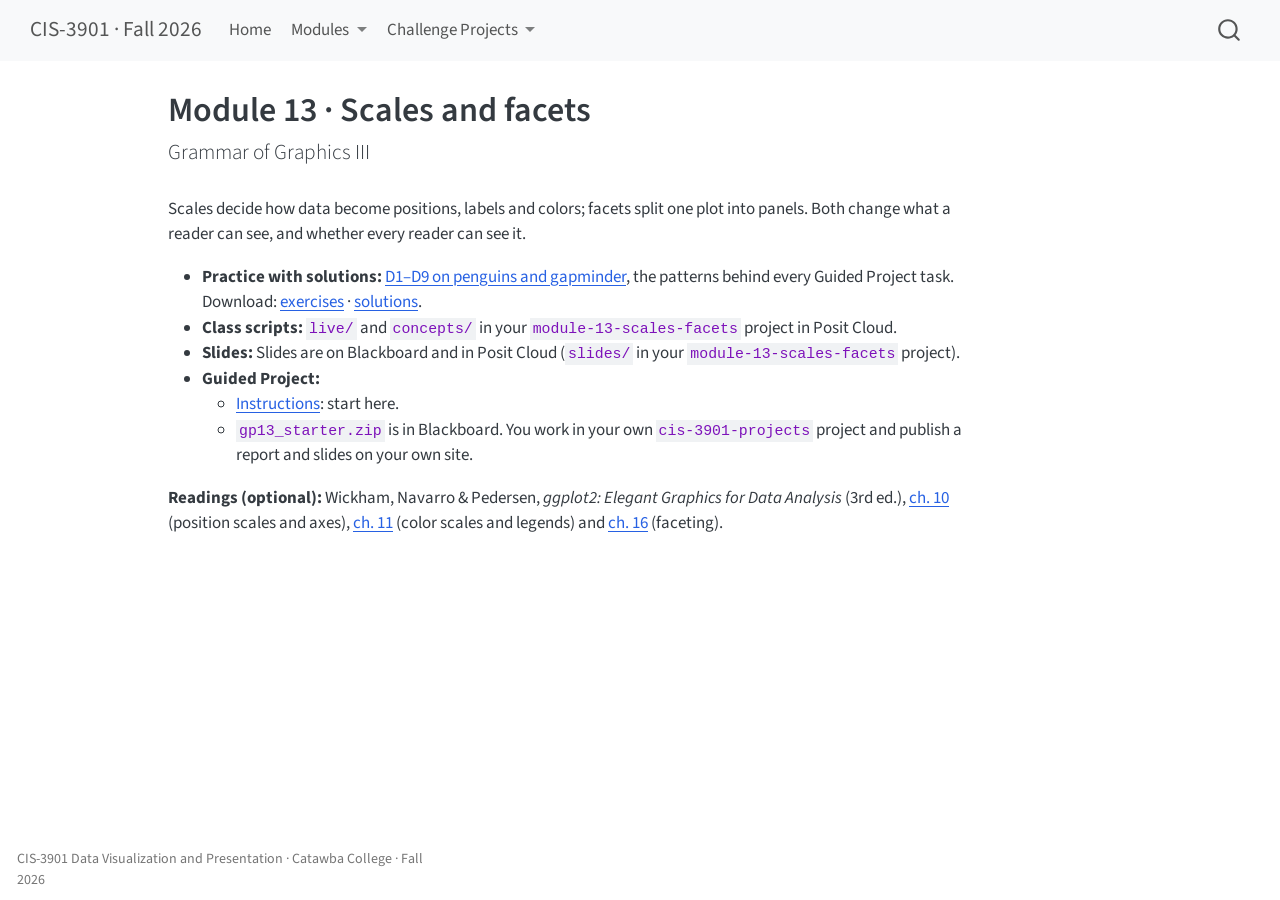
<file: docs/module-13/index.html>
<!DOCTYPE html>
<html xmlns="http://www.w3.org/1999/xhtml" lang="en-US" xml:lang="en-US"><head>

<meta charset="utf-8">
<meta name="generator" content="quarto-1.9.38">

<meta name="viewport" content="width=device-width, initial-scale=1.0, user-scalable=yes">


<title>Module 13 · Scales and facets – CIS-3901 · Fall 2026</title>
<style>
/* Default styles provided by pandoc.
** See https://pandoc.org/MANUAL.html#variables-for-html for config info.
*/
code{white-space: pre-wrap;}
span.smallcaps{font-variant: small-caps;}
div.columns{display: flex; gap: min(4vw, 1.5em);}
div.column{flex: auto; overflow-x: auto;}
div.hanging-indent{margin-left: 1.5em; text-indent: -1.5em;}
ul.task-list{list-style: none;}
ul.task-list li input[type="checkbox"] {
  width: 0.8em;
  margin: 0 0.8em 0.2em -1em; /* quarto-specific, see https://github.com/quarto-dev/quarto-cli/issues/4556 */ 
  vertical-align: middle;
}
</style>


<script src="../site_libs/quarto-nav/quarto-nav.js"></script>
<script src="../site_libs/quarto-nav/headroom.min.js"></script>
<script src="../site_libs/clipboard/clipboard.min.js"></script>
<script src="../site_libs/quarto-search/autocomplete.umd.js"></script>
<script src="../site_libs/quarto-search/fuse.min.js"></script>
<script src="../site_libs/quarto-search/quarto-search.js"></script>
<meta name="quarto:offset" content="../">
<script src="../site_libs/quarto-html/quarto.js" type="module"></script>
<script src="../site_libs/quarto-html/tabsets/tabsets.js" type="module"></script>
<script src="../site_libs/quarto-html/popper.min.js"></script>
<script src="../site_libs/quarto-html/tippy.umd.min.js"></script>
<script src="../site_libs/quarto-html/anchor.min.js"></script>
<link href="../site_libs/quarto-html/tippy.css" rel="stylesheet">
<link href="../site_libs/quarto-html/quarto-syntax-highlighting-15634bcf2e68342d4ad2dfa704d543f6.css" rel="stylesheet" id="quarto-text-highlighting-styles">
<script src="../site_libs/bootstrap/bootstrap.min.js"></script>
<link href="../site_libs/bootstrap/bootstrap-icons.css" rel="stylesheet">
<link href="../site_libs/bootstrap/bootstrap-6388ad00bb6ecaefa25b9a98db1edf18.min.css" rel="stylesheet" append-hash="true" id="quarto-bootstrap" data-mode="light">
<script id="quarto-search-options" type="application/json">{
  "location": "navbar",
  "copy-button": false,
  "collapse-after": 3,
  "panel-placement": "end",
  "type": "overlay",
  "limit": 50,
  "keyboard-shortcut": [
    "f",
    "/",
    "s"
  ],
  "show-item-context": false,
  "language": {
    "search-no-results-text": "No results",
    "search-matching-documents-text": "matching documents",
    "search-copy-link-title": "Copy link to search",
    "search-hide-matches-text": "Hide additional matches",
    "search-more-match-text": "more match in this document",
    "search-more-matches-text": "more matches in this document",
    "search-clear-button-title": "Clear",
    "search-text-placeholder": "",
    "search-detached-cancel-button-title": "Cancel",
    "search-submit-button-title": "Submit",
    "search-label": "Search"
  }
}</script>


</head>

<body class="nav-fixed quarto-light">

<div id="quarto-search-results"></div>
  <header id="quarto-header" class="headroom fixed-top">
    <nav class="navbar navbar-expand-lg " data-bs-theme="dark">
      <div class="navbar-container container-fluid">
      <div class="navbar-brand-container mx-auto">
    <a class="navbar-brand" href="../index.html">
    <span class="navbar-title">CIS-3901 · Fall 2026</span>
    </a>
  </div>
            <div id="quarto-search" class="" title="Search"></div>
          <button class="navbar-toggler" type="button" data-bs-toggle="collapse" data-bs-target="#navbarCollapse" aria-controls="navbarCollapse" role="menu" aria-expanded="false" aria-label="Toggle navigation" onclick="if (window.quartoToggleHeadroom) { window.quartoToggleHeadroom(); }">
  <span class="navbar-toggler-icon"></span>
</button>
          <div class="collapse navbar-collapse" id="navbarCollapse">
            <ul class="navbar-nav navbar-nav-scroll me-auto">
  <li class="nav-item">
    <a class="nav-link" href="../index.html"> 
<span class="menu-text">Home</span></a>
  </li>  
  <li class="nav-item dropdown ">
    <a class="nav-link dropdown-toggle" href="#" id="nav-menu-modules" role="link" data-bs-toggle="dropdown" aria-expanded="false">
 <span class="menu-text">Modules</span>
    </a>
    <ul class="dropdown-menu" aria-labelledby="nav-menu-modules">    
        <li>
    <a class="dropdown-item" href="../module-10/index.html">
 <span class="dropdown-text">Module 10: Tidy Data and Project Setup</span></a>
  </li>  
        <li>
    <a class="dropdown-item" href="../module-11/index.html">
 <span class="dropdown-text">Module 11: Grammar of Graphics I</span></a>
  </li>  
        <li>
    <a class="dropdown-item" href="../module-12/index.html">
 <span class="dropdown-text">Module 12: Grammar of Graphics II</span></a>
  </li>  
        <li>
    <a class="dropdown-item" href="../module-13/index.html">
 <span class="dropdown-text">Module 13: Grammar of Graphics III</span></a>
  </li>  
    </ul>
  </li>
  <li class="nav-item dropdown ">
    <a class="nav-link dropdown-toggle" href="#" id="nav-menu-challenge-projects" role="link" data-bs-toggle="dropdown" aria-expanded="false">
 <span class="menu-text">Challenge Projects</span>
    </a>
    <ul class="dropdown-menu" aria-labelledby="nav-menu-challenge-projects">    
        <li>
    <a class="dropdown-item" href="../challenge-projects/index.html">
 <span class="dropdown-text">Overview</span></a>
  </li>  
        <li>
    <a class="dropdown-item" href="../challenge-projects/fairness-data.html">
 <span class="dropdown-text">Challenge Project: Fairness Data</span></a>
  </li>  
        <li>
    <a class="dropdown-item" href="../challenge-projects/sports-data.html">
 <span class="dropdown-text">Challenge Project: Sports Data</span></a>
  </li>  
    </ul>
  </li>
</ul>
          </div> <!-- /navcollapse -->
            <div class="quarto-navbar-tools">
</div>
      </div> <!-- /container-fluid -->
    </nav>
</header>
<!-- content -->
<div id="quarto-content" class="quarto-container page-columns page-rows-contents page-layout-article page-navbar">
<!-- sidebar -->
<!-- margin-sidebar -->
    <div id="quarto-margin-sidebar" class="sidebar margin-sidebar zindex-bottom">
        
    </div>
<!-- main -->
<main class="content" id="quarto-document-content">

<header id="title-block-header" class="quarto-title-block default">
<div class="quarto-title">
<h1 class="title">Module 13 · Scales and facets</h1>
<p class="subtitle lead">Grammar of Graphics III</p>
</div>



<div class="quarto-title-meta">

    
  
    
  </div>
  


</header>


<p>Scales decide how data become positions, labels and colors; facets split one plot into panels. Both change what a reader can see, and whether every reader can see it.</p>
<ul>
<li><strong>Practice with solutions:</strong> <a href="../module-13/practice.html">D1–D9 on penguins and gapminder</a>, the patterns behind every Guided Project task. Download: <a href="files/practice_d1-d9.R">exercises</a> · <a href="files/practice_d1-d9_solutions.R">solutions</a>.</li>
<li><strong>Class scripts:</strong> <code>live/</code> and <code>concepts/</code> in your <code>module-13-scales-facets</code> project in Posit Cloud.</li>
<li><strong>Slides:</strong> Slides are on Blackboard and in Posit Cloud (<code>slides/</code> in your <code>module-13-scales-facets</code> project).</li>
<li><strong>Guided Project:</strong>
<ul>
<li><a href="../module-13/guided-project.html">Instructions</a>: start here.</li>
<li><code>gp13_starter.zip</code> is in Blackboard. You work in your own <code>cis-3901-projects</code> project and publish a report and slides on your own site.</li>
</ul></li>
</ul>
<p><strong>Readings (optional):</strong> Wickham, Navarro &amp; Pedersen, <em>ggplot2: Elegant Graphics for Data Analysis</em> (3rd ed.), <a href="https://ggplot2-book.org/scales-position.html">ch.&nbsp;10</a> (position scales and axes), <a href="https://ggplot2-book.org/scales-colour.html">ch.&nbsp;11</a> (color scales and legends) and <a href="https://ggplot2-book.org/facet.html">ch.&nbsp;16</a> (faceting).</p>



</main> <!-- /main -->
<script id="quarto-html-after-body" type="application/javascript">
  window.document.addEventListener("DOMContentLoaded", function (event) {
    const icon = "";
    const anchorJS = new window.AnchorJS();
    anchorJS.options = {
      placement: 'right',
      icon: icon
    };
    anchorJS.add('.anchored');
    const isCodeAnnotation = (el) => {
      for (const clz of el.classList) {
        if (clz.startsWith('code-annotation-')) {                     
          return true;
        }
      }
      return false;
    }
    const onCopySuccess = function(e) {
      // button target
      const button = e.trigger;
      // don't keep focus
      button.blur();
      // flash "checked"
      button.classList.add('code-copy-button-checked');
      var currentTitle = button.getAttribute("title");
      button.setAttribute("title", "Copied!");
      let tooltip;
      if (window.bootstrap) {
        button.setAttribute("data-bs-toggle", "tooltip");
        button.setAttribute("data-bs-placement", "left");
        button.setAttribute("data-bs-title", "Copied!");
        tooltip = new bootstrap.Tooltip(button, 
          { trigger: "manual", 
            customClass: "code-copy-button-tooltip",
            offset: [0, -8]});
        tooltip.show();    
      }
      setTimeout(function() {
        if (tooltip) {
          tooltip.hide();
          button.removeAttribute("data-bs-title");
          button.removeAttribute("data-bs-toggle");
          button.removeAttribute("data-bs-placement");
        }
        button.setAttribute("title", currentTitle);
        button.classList.remove('code-copy-button-checked');
      }, 1000);
      // clear code selection
      e.clearSelection();
    }
    const getTextToCopy = function(trigger) {
      const outerScaffold = trigger.parentElement.cloneNode(true);
      const codeEl = outerScaffold.querySelector('code');
      for (const childEl of codeEl.children) {
        if (isCodeAnnotation(childEl)) {
          childEl.remove();
        }
      }
      return codeEl.innerText;
    }
    const clipboard = new window.ClipboardJS('.code-copy-button:not([data-in-quarto-modal])', {
      text: getTextToCopy
    });
    clipboard.on('success', onCopySuccess);
    if (window.document.getElementById('quarto-embedded-source-code-modal')) {
      const clipboardModal = new window.ClipboardJS('.code-copy-button[data-in-quarto-modal]', {
        text: getTextToCopy,
        container: window.document.getElementById('quarto-embedded-source-code-modal')
      });
      clipboardModal.on('success', onCopySuccess);
    }
      var localhostRegex = new RegExp(/^(?:http|https):\/\/localhost\:?[0-9]*\//);
      var mailtoRegex = new RegExp(/^mailto:/);
        var filterRegex = new RegExp("https:\/\/acintron-cc\.github\.io\/cis-3901-202710-guides\/");
      var isInternal = (href) => {
          return filterRegex.test(href) || localhostRegex.test(href) || mailtoRegex.test(href);
      }
      // Inspect non-navigation links and adorn them if external
     var links = window.document.querySelectorAll('a[href]:not(.nav-link):not(.navbar-brand):not(.toc-action):not(.sidebar-link):not(.sidebar-item-toggle):not(.pagination-link):not(.no-external):not([aria-hidden]):not(.dropdown-item):not(.quarto-navigation-tool):not(.about-link)');
      for (var i=0; i<links.length; i++) {
        const link = links[i];
        if (!isInternal(link.href)) {
          // undo the damage that might have been done by quarto-nav.js in the case of
          // links that we want to consider external
          if (link.dataset.originalHref !== undefined) {
            link.href = link.dataset.originalHref;
          }
        }
      }
    function tippyHover(el, contentFn, onTriggerFn, onUntriggerFn) {
      const config = {
        allowHTML: true,
        maxWidth: 500,
        delay: 100,
        arrow: false,
        appendTo: function(el) {
            return el.parentElement;
        },
        interactive: true,
        interactiveBorder: 10,
        theme: 'quarto',
        placement: 'bottom-start',
      };
      if (contentFn) {
        config.content = contentFn;
      }
      if (onTriggerFn) {
        config.onTrigger = onTriggerFn;
      }
      if (onUntriggerFn) {
        config.onUntrigger = onUntriggerFn;
      }
      window.tippy(el, config); 
    }
    const noterefs = window.document.querySelectorAll('a[role="doc-noteref"]');
    for (var i=0; i<noterefs.length; i++) {
      const ref = noterefs[i];
      tippyHover(ref, function() {
        // use id or data attribute instead here
        let href = ref.getAttribute('data-footnote-href') || ref.getAttribute('href');
        try { href = new URL(href).hash; } catch {}
        const id = href.replace(/^#\/?/, "");
        const note = window.document.getElementById(id);
        if (note) {
          return note.innerHTML;
        } else {
          return "";
        }
      });
    }
    const xrefs = window.document.querySelectorAll('a.quarto-xref');
    const processXRef = (id, note) => {
      // Strip column container classes
      const stripColumnClz = (el) => {
        el.classList.remove("page-full", "page-columns");
        if (el.children) {
          for (const child of el.children) {
            stripColumnClz(child);
          }
        }
      }
      stripColumnClz(note)
      if (id === null || id.startsWith('sec-')) {
        // Special case sections, only their first couple elements
        const container = document.createElement("div");
        if (note.children && note.children.length > 2) {
          container.appendChild(note.children[0].cloneNode(true));
          for (let i = 1; i < note.children.length; i++) {
            const child = note.children[i];
            if (child.tagName === "P" && child.innerText === "") {
              continue;
            } else {
              container.appendChild(child.cloneNode(true));
              break;
            }
          }
          if (window.Quarto?.typesetMath) {
            window.Quarto.typesetMath(container);
          }
          return container.innerHTML
        } else {
          if (window.Quarto?.typesetMath) {
            window.Quarto.typesetMath(note);
          }
          return note.innerHTML;
        }
      } else {
        // Remove any anchor links if they are present
        const anchorLink = note.querySelector('a.anchorjs-link');
        if (anchorLink) {
          anchorLink.remove();
        }
        if (window.Quarto?.typesetMath) {
          window.Quarto.typesetMath(note);
        }
        if (note.classList.contains("callout")) {
          return note.outerHTML;
        } else {
          return note.innerHTML;
        }
      }
    }
    for (var i=0; i<xrefs.length; i++) {
      const xref = xrefs[i];
      tippyHover(xref, undefined, function(instance) {
        instance.disable();
        let url = xref.getAttribute('href');
        let hash = undefined; 
        if (url.startsWith('#')) {
          hash = url;
        } else {
          try { hash = new URL(url).hash; } catch {}
        }
        if (hash) {
          const id = hash.replace(/^#\/?/, "");
          const note = window.document.getElementById(id);
          if (note !== null) {
            try {
              const html = processXRef(id, note.cloneNode(true));
              instance.setContent(html);
            } finally {
              instance.enable();
              instance.show();
            }
          } else {
            // See if we can fetch this
            fetch(url.split('#')[0])
            .then(res => res.text())
            .then(html => {
              const parser = new DOMParser();
              const htmlDoc = parser.parseFromString(html, "text/html");
              const note = htmlDoc.getElementById(id);
              if (note !== null) {
                const html = processXRef(id, note);
                instance.setContent(html);
              } 
            }).finally(() => {
              instance.enable();
              instance.show();
            });
          }
        } else {
          // See if we can fetch a full url (with no hash to target)
          // This is a special case and we should probably do some content thinning / targeting
          fetch(url)
          .then(res => res.text())
          .then(html => {
            const parser = new DOMParser();
            const htmlDoc = parser.parseFromString(html, "text/html");
            const note = htmlDoc.querySelector('main.content');
            if (note !== null) {
              // This should only happen for chapter cross references
              // (since there is no id in the URL)
              // remove the first header
              if (note.children.length > 0 && note.children[0].tagName === "HEADER") {
                note.children[0].remove();
              }
              const html = processXRef(null, note);
              instance.setContent(html);
            } 
          }).finally(() => {
            instance.enable();
            instance.show();
          });
        }
      }, function(instance) {
      });
    }
        let selectedAnnoteEl;
        const selectorForAnnotation = ( cell, annotation) => {
          let cellAttr = 'data-code-cell="' + cell + '"';
          let lineAttr = 'data-code-annotation="' +  annotation + '"';
          const selector = 'span[' + cellAttr + '][' + lineAttr + ']';
          return selector;
        }
        const selectCodeLines = (annoteEl) => {
          const doc = window.document;
          const targetCell = annoteEl.getAttribute("data-target-cell");
          const targetAnnotation = annoteEl.getAttribute("data-target-annotation");
          const annoteSpan = window.document.querySelector(selectorForAnnotation(targetCell, targetAnnotation));
          const lines = annoteSpan.getAttribute("data-code-lines").split(",");
          const lineIds = lines.map((line) => {
            return targetCell + "-" + line;
          })
          let top = null;
          let height = null;
          let parent = null;
          if (lineIds.length > 0) {
              //compute the position of the single el (top and bottom and make a div)
              const el = window.document.getElementById(lineIds[0]);
              top = el.offsetTop;
              height = el.offsetHeight;
              parent = el.parentElement.parentElement;
            if (lineIds.length > 1) {
              const lastEl = window.document.getElementById(lineIds[lineIds.length - 1]);
              const bottom = lastEl.offsetTop + lastEl.offsetHeight;
              height = bottom - top;
            }
            if (top !== null && height !== null && parent !== null) {
              // cook up a div (if necessary) and position it 
              let div = window.document.getElementById("code-annotation-line-highlight");
              if (div === null) {
                div = window.document.createElement("div");
                div.setAttribute("id", "code-annotation-line-highlight");
                div.style.position = 'absolute';
                parent.appendChild(div);
              }
              div.style.top = top - 2 + "px";
              div.style.height = height + 4 + "px";
              div.style.left = 0;
              let gutterDiv = window.document.getElementById("code-annotation-line-highlight-gutter");
              if (gutterDiv === null) {
                gutterDiv = window.document.createElement("div");
                gutterDiv.setAttribute("id", "code-annotation-line-highlight-gutter");
                gutterDiv.style.position = 'absolute';
                const codeCell = window.document.getElementById(targetCell);
                const gutter = codeCell.querySelector('.code-annotation-gutter');
                gutter.appendChild(gutterDiv);
              }
              gutterDiv.style.top = top - 2 + "px";
              gutterDiv.style.height = height + 4 + "px";
            }
            selectedAnnoteEl = annoteEl;
          }
        };
        const unselectCodeLines = () => {
          const elementsIds = ["code-annotation-line-highlight", "code-annotation-line-highlight-gutter"];
          elementsIds.forEach((elId) => {
            const div = window.document.getElementById(elId);
            if (div) {
              div.remove();
            }
          });
          selectedAnnoteEl = undefined;
        };
          // Handle positioning of the toggle
      window.addEventListener(
        "resize",
        throttle(() => {
          elRect = undefined;
          if (selectedAnnoteEl) {
            selectCodeLines(selectedAnnoteEl);
          }
        }, 10)
      );
      function throttle(fn, ms) {
      let throttle = false;
      let timer;
        return (...args) => {
          if(!throttle) { // first call gets through
              fn.apply(this, args);
              throttle = true;
          } else { // all the others get throttled
              if(timer) clearTimeout(timer); // cancel #2
              timer = setTimeout(() => {
                fn.apply(this, args);
                timer = throttle = false;
              }, ms);
          }
        };
      }
        // Attach click handler to the DT
        const annoteDls = window.document.querySelectorAll('dt[data-target-cell]');
        for (const annoteDlNode of annoteDls) {
          annoteDlNode.addEventListener('click', (event) => {
            const clickedEl = event.target;
            if (clickedEl !== selectedAnnoteEl) {
              unselectCodeLines();
              const activeEl = window.document.querySelector('dt[data-target-cell].code-annotation-active');
              if (activeEl) {
                activeEl.classList.remove('code-annotation-active');
              }
              selectCodeLines(clickedEl);
              clickedEl.classList.add('code-annotation-active');
            } else {
              // Unselect the line
              unselectCodeLines();
              clickedEl.classList.remove('code-annotation-active');
            }
          });
        }
    const findCites = (el) => {
      const parentEl = el.parentElement;
      if (parentEl) {
        const cites = parentEl.dataset.cites;
        if (cites) {
          return {
            el,
            cites: cites.split(' ')
          };
        } else {
          return findCites(el.parentElement)
        }
      } else {
        return undefined;
      }
    };
    var bibliorefs = window.document.querySelectorAll('a[role="doc-biblioref"]');
    for (var i=0; i<bibliorefs.length; i++) {
      const ref = bibliorefs[i];
      const citeInfo = findCites(ref);
      if (citeInfo) {
        tippyHover(citeInfo.el, function() {
          var popup = window.document.createElement('div');
          citeInfo.cites.forEach(function(cite) {
            var citeDiv = window.document.createElement('div');
            citeDiv.classList.add('hanging-indent');
            citeDiv.classList.add('csl-entry');
            var biblioDiv = window.document.getElementById('ref-' + cite);
            if (biblioDiv) {
              citeDiv.innerHTML = biblioDiv.innerHTML;
            }
            popup.appendChild(citeDiv);
          });
          return popup.innerHTML;
        });
      }
    }
  });
  </script>
</div> <!-- /content -->
<footer class="footer">
  <div class="nav-footer">
    <div class="nav-footer-left">
<p>CIS-3901 Data Visualization and Presentation · Catawba College · Fall 2026</p>
</div>   
    <div class="nav-footer-center">
      &nbsp;
    </div>
    <div class="nav-footer-right">
      &nbsp;
    </div>
  </div>
</footer>




</body></html>
</file>
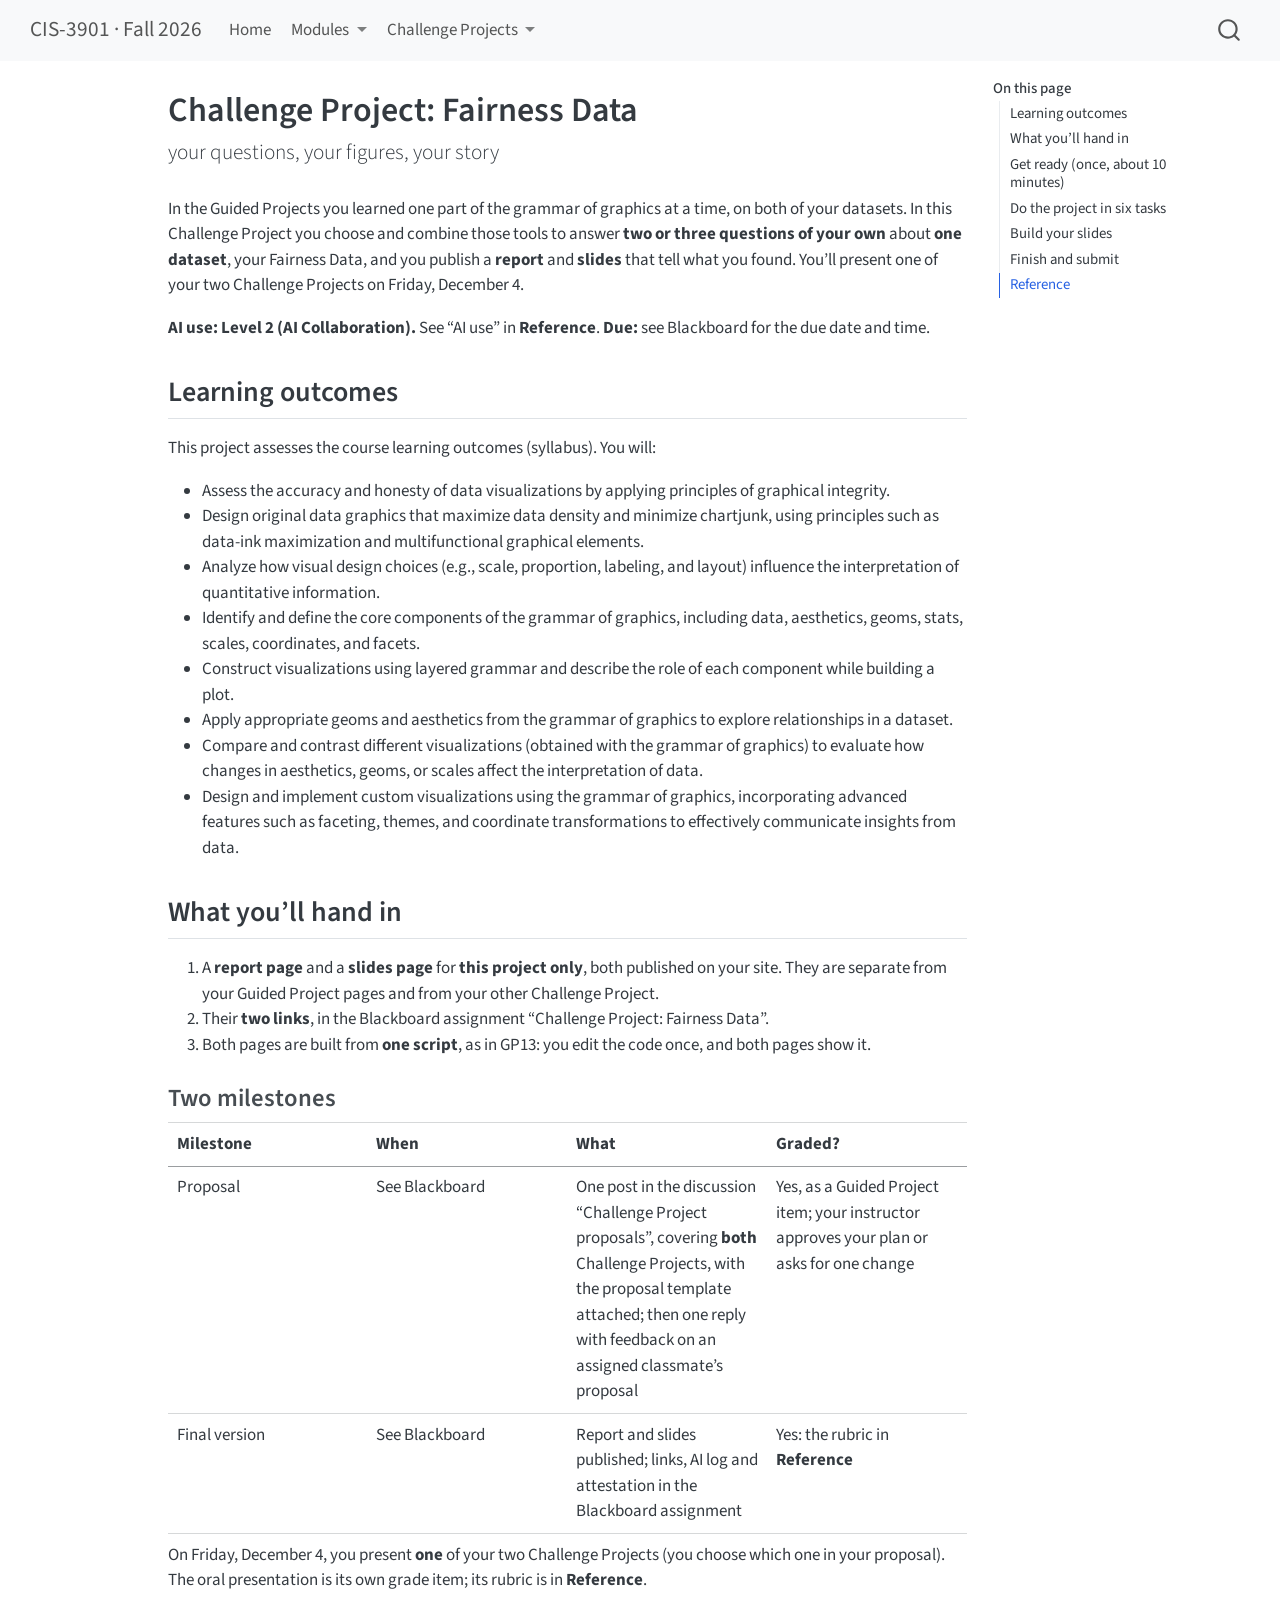
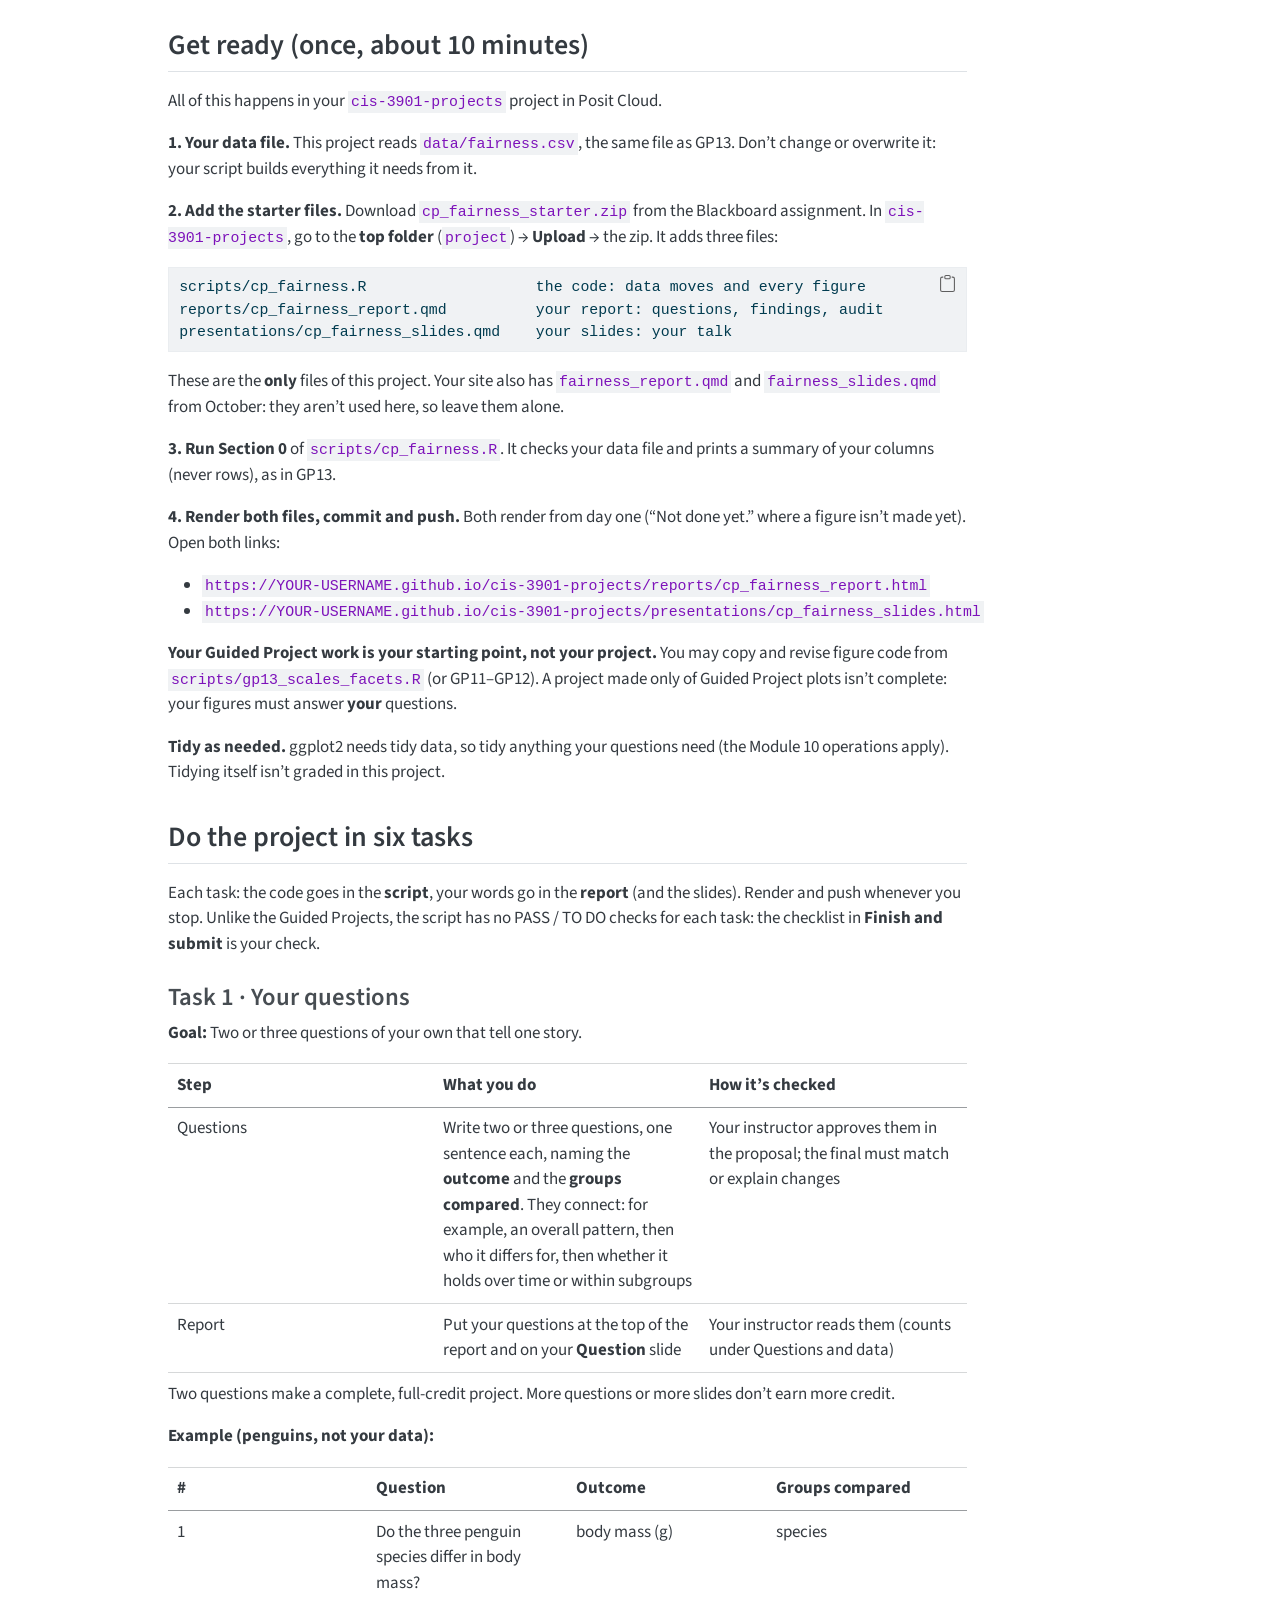
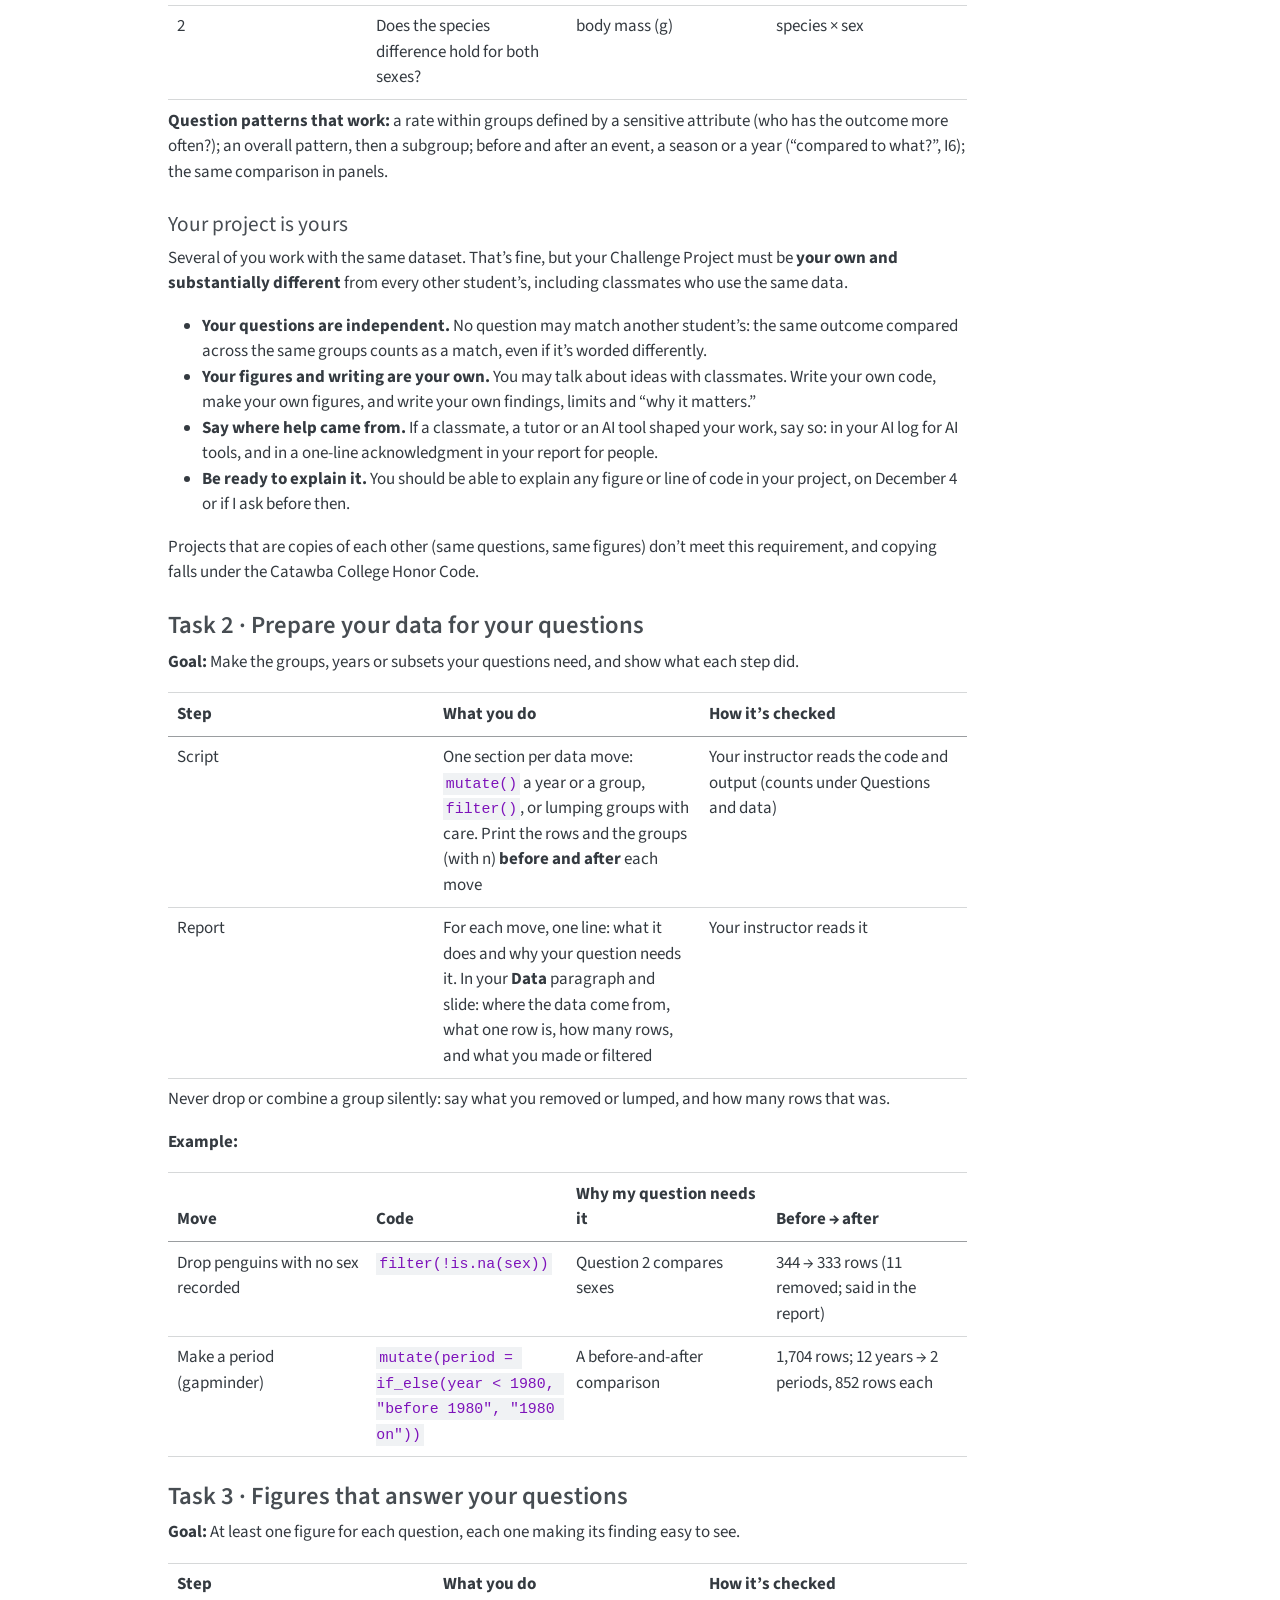
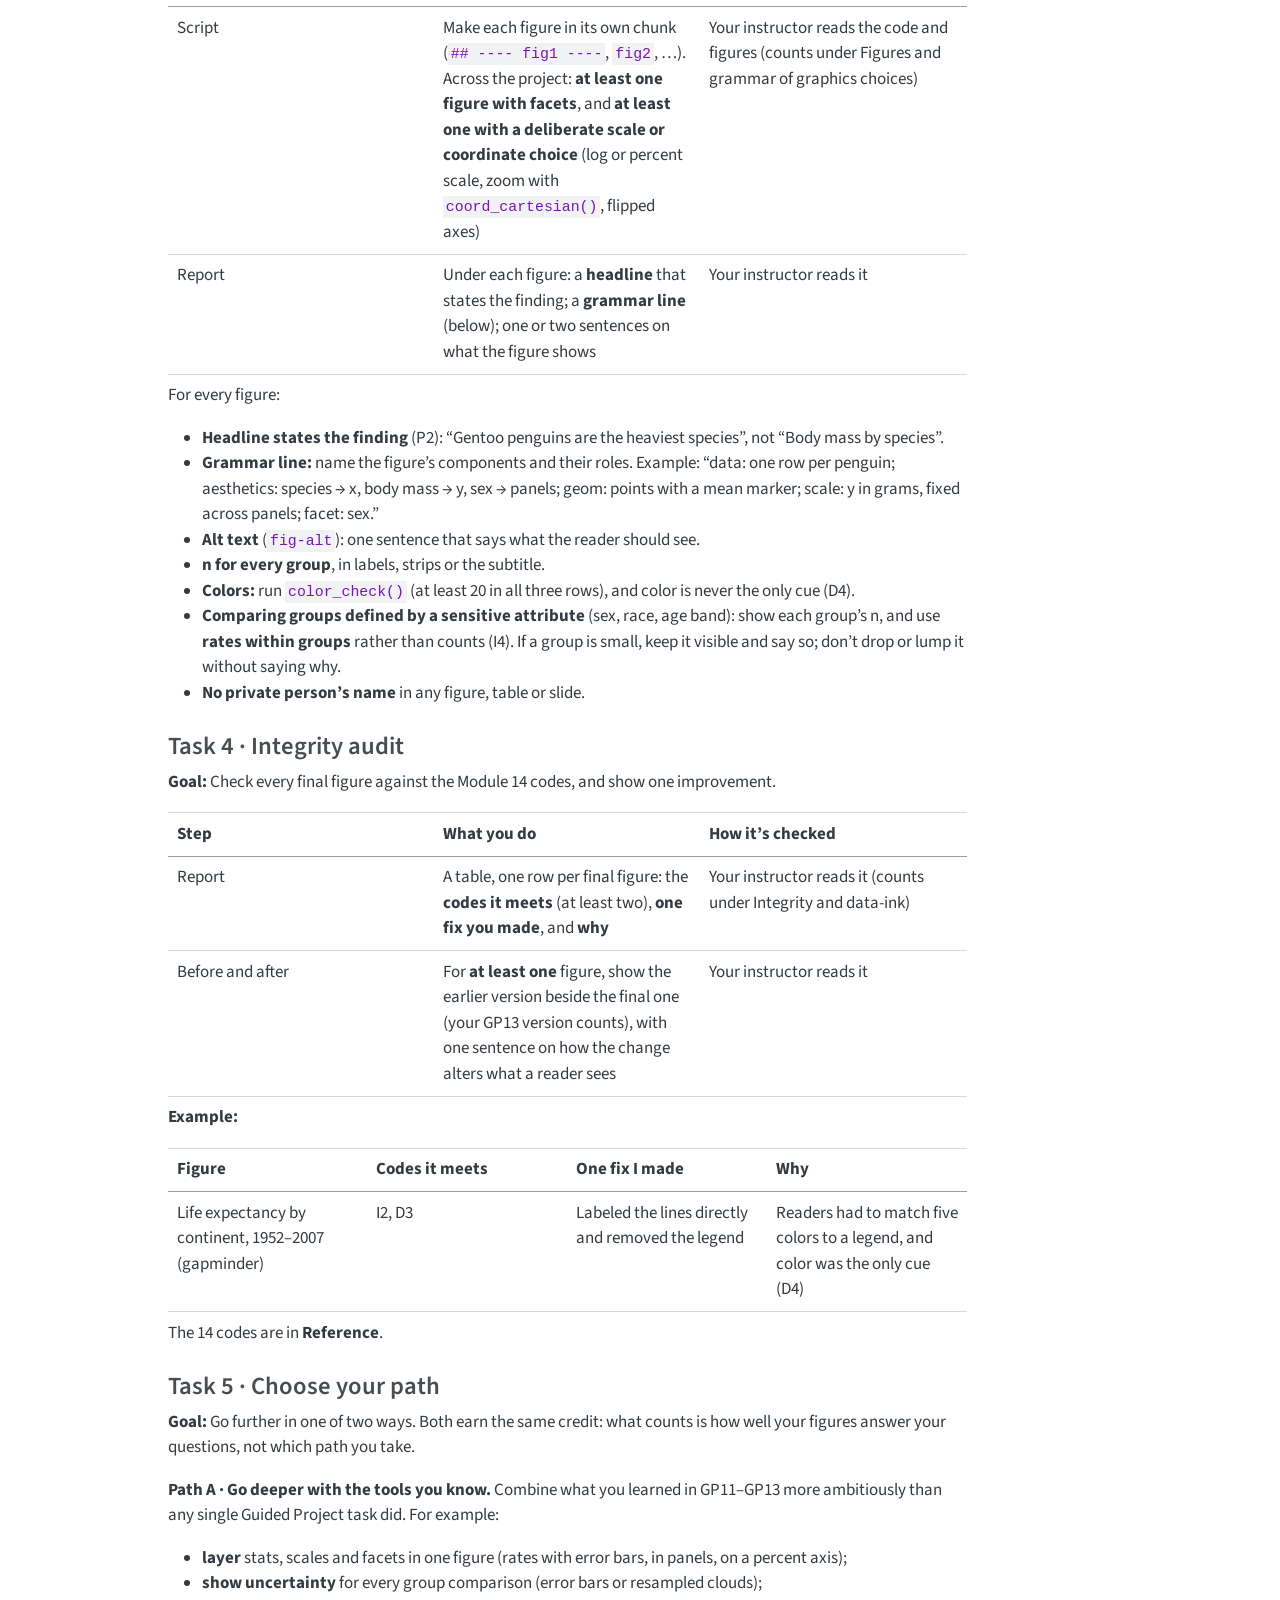
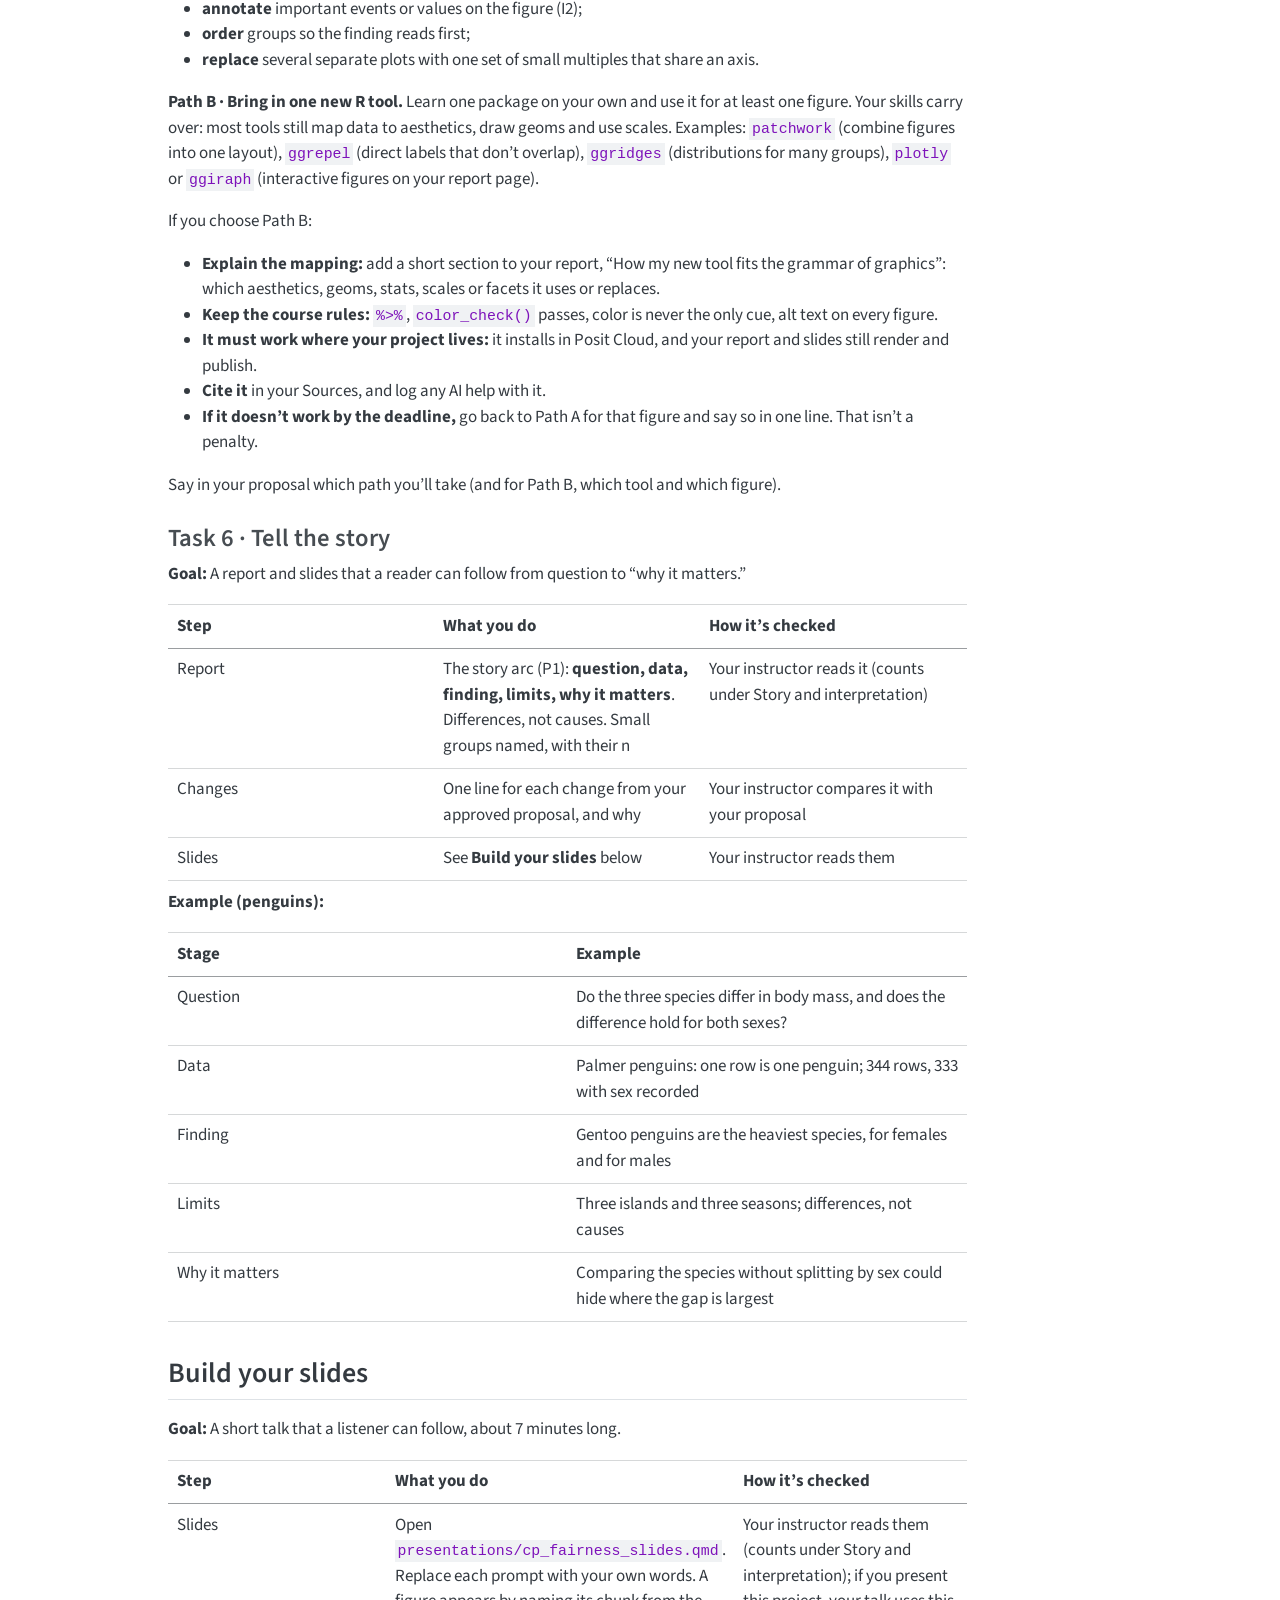
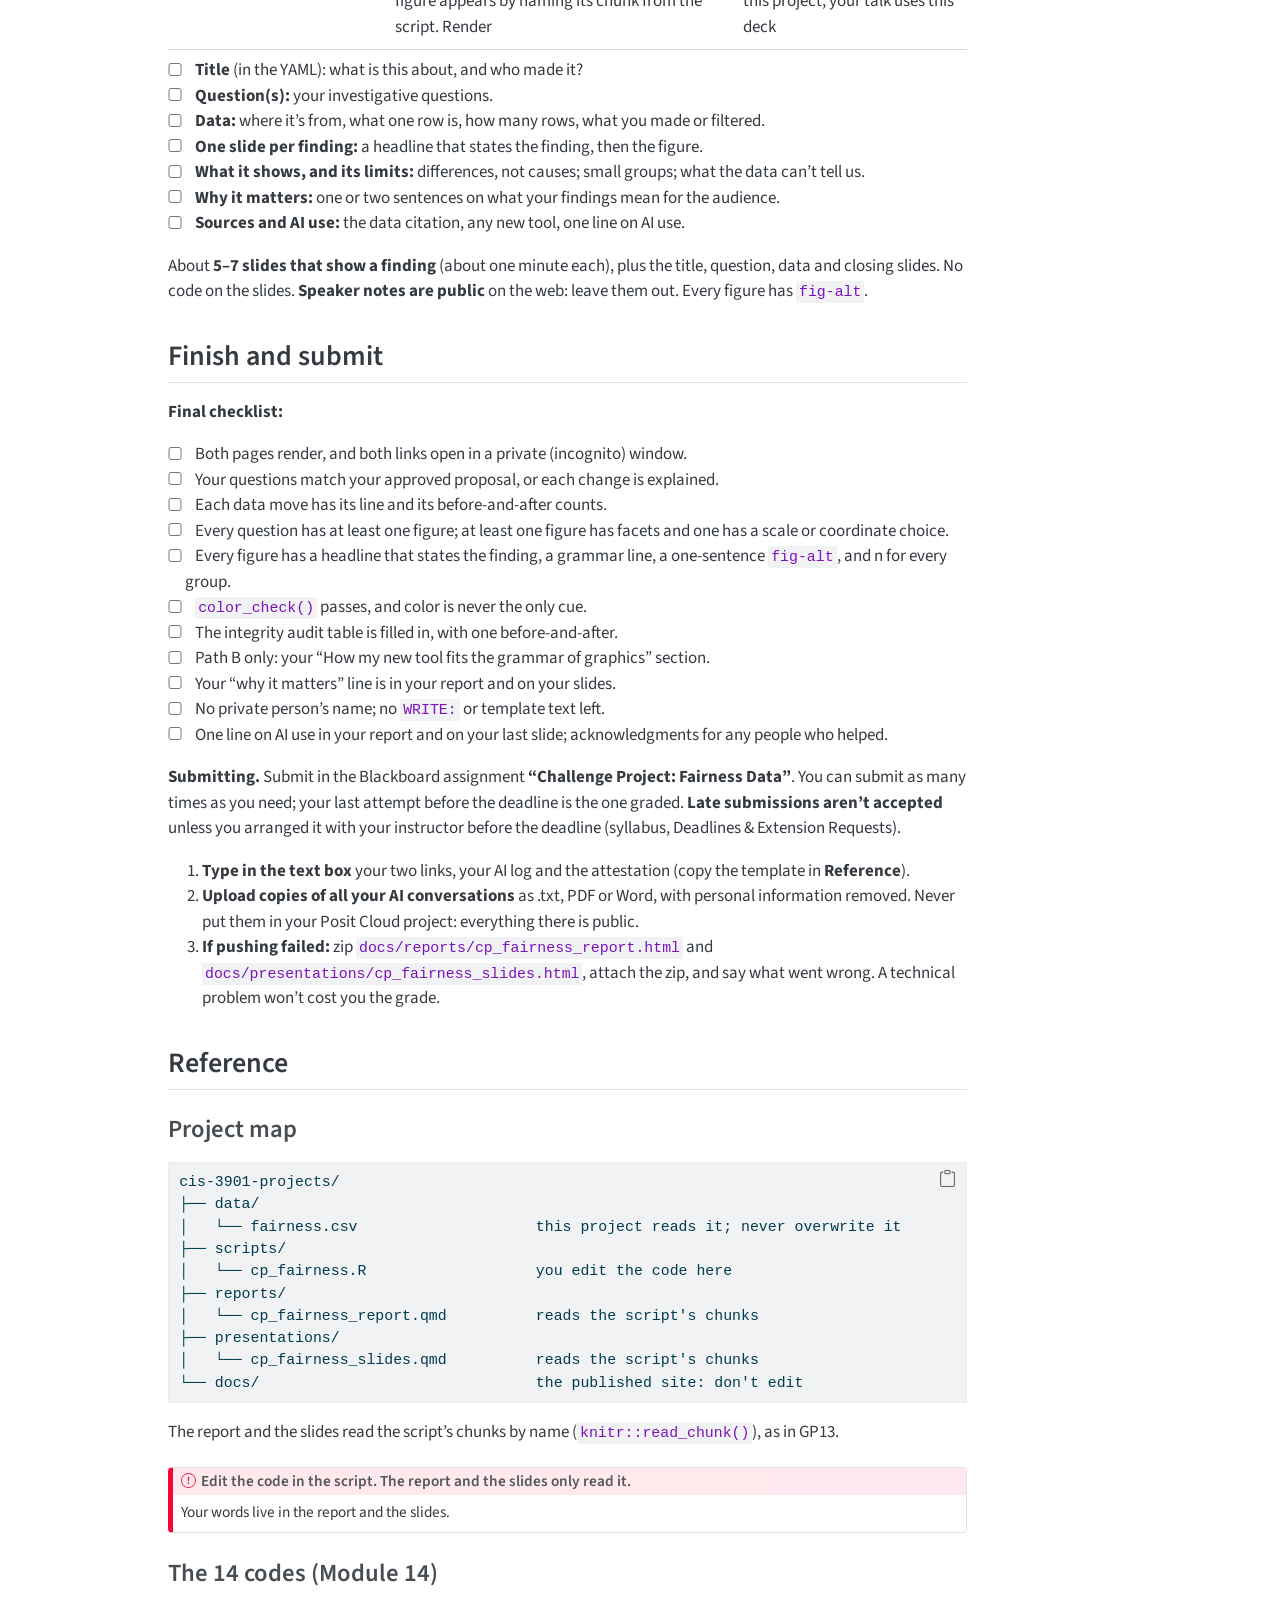
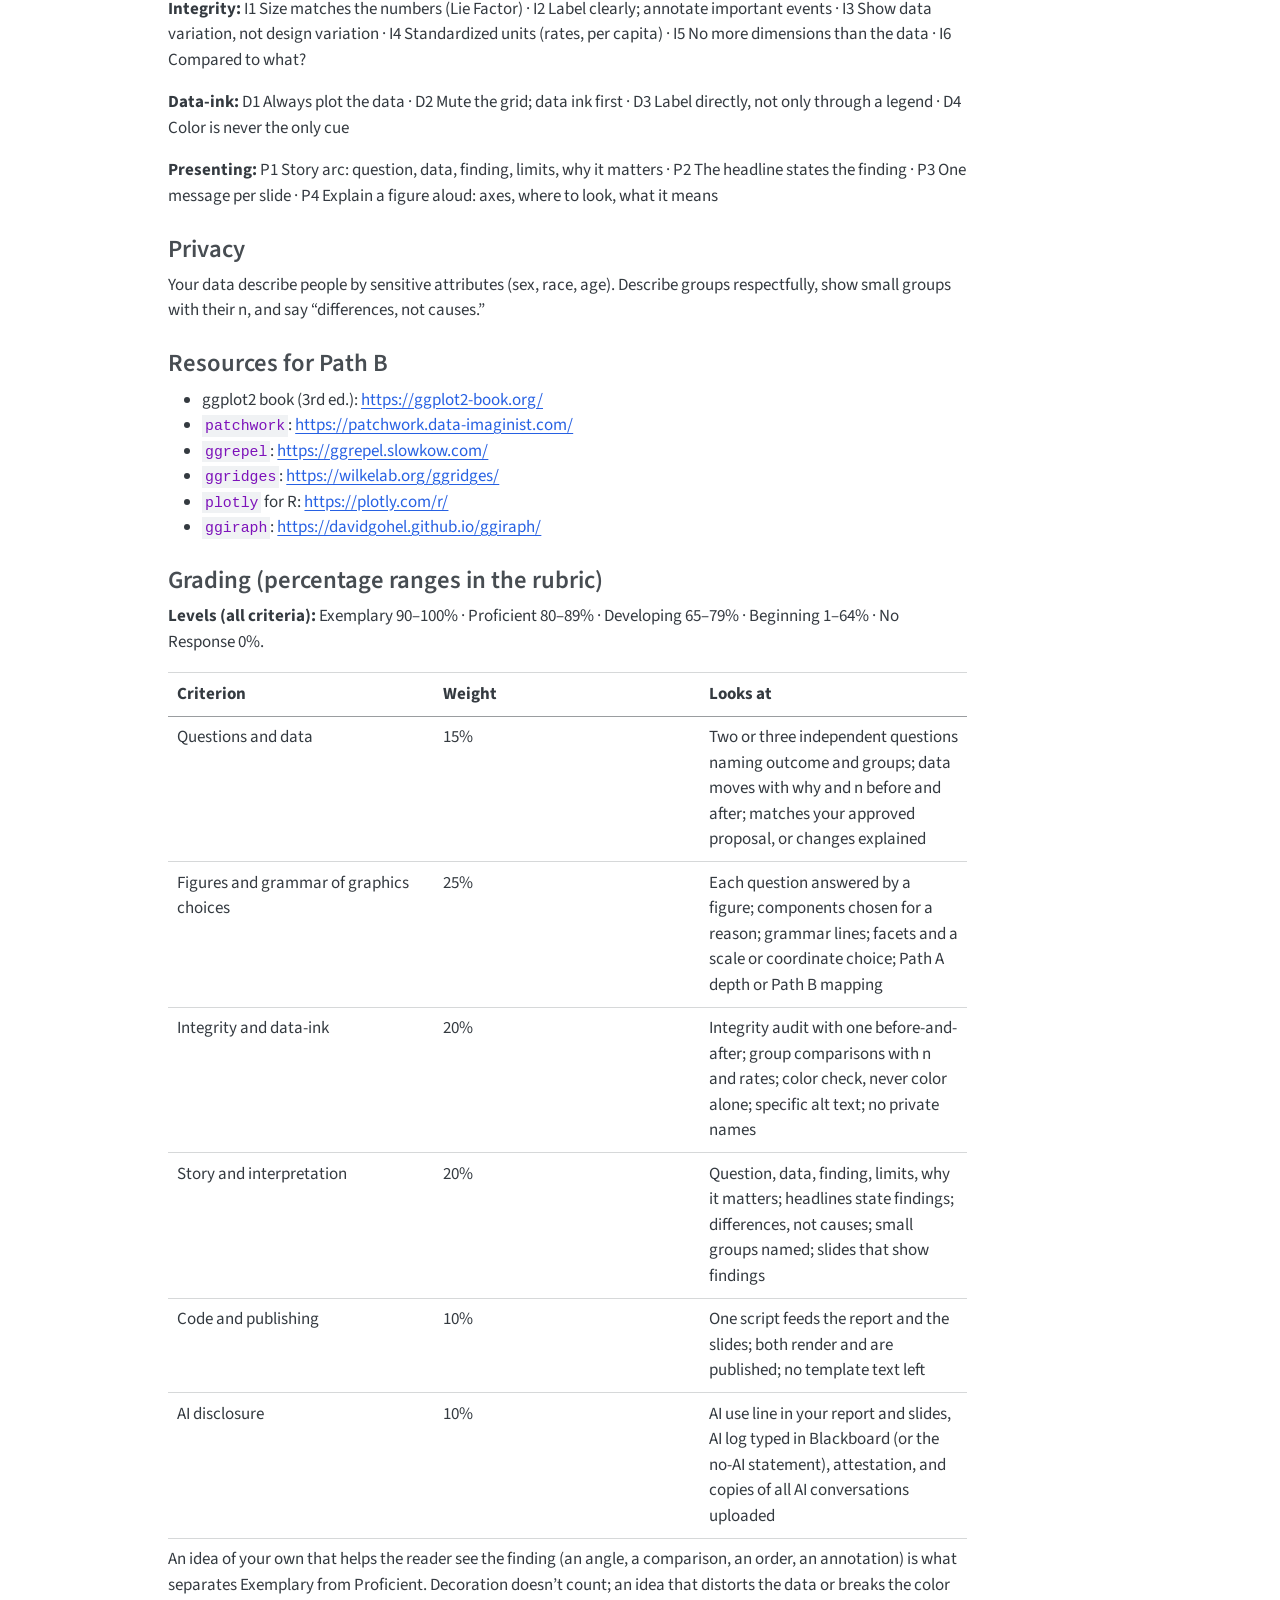
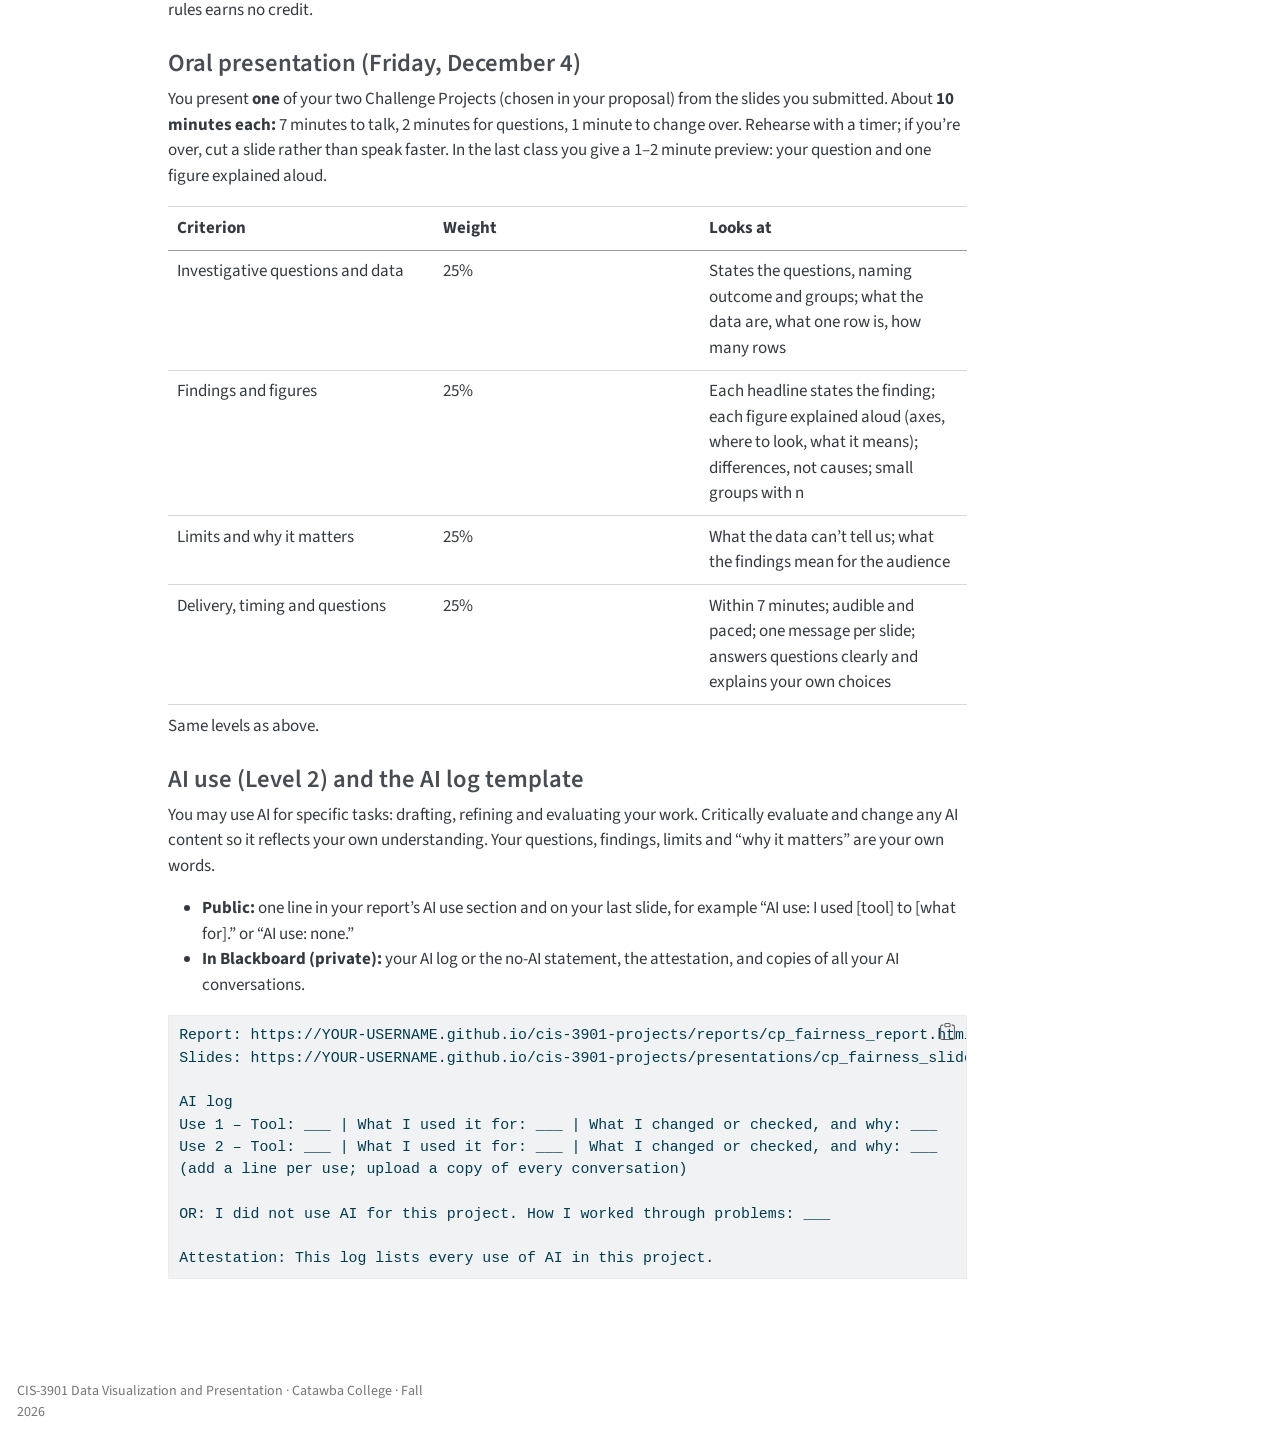
<file: docs/challenge-projects/fairness-data.html>
<!DOCTYPE html>
<html xmlns="http://www.w3.org/1999/xhtml" lang="en-US" xml:lang="en-US"><head>

<meta charset="utf-8">
<meta name="generator" content="quarto-1.9.38">

<meta name="viewport" content="width=device-width, initial-scale=1.0, user-scalable=yes">


<title>Challenge Project: Fairness Data – CIS-3901 · Fall 2026</title>
<style>
/* Default styles provided by pandoc.
** See https://pandoc.org/MANUAL.html#variables-for-html for config info.
*/
code{white-space: pre-wrap;}
span.smallcaps{font-variant: small-caps;}
div.columns{display: flex; gap: min(4vw, 1.5em);}
div.column{flex: auto; overflow-x: auto;}
div.hanging-indent{margin-left: 1.5em; text-indent: -1.5em;}
ul.task-list{list-style: none;}
ul.task-list li input[type="checkbox"] {
  width: 0.8em;
  margin: 0 0.8em 0.2em -1em; /* quarto-specific, see https://github.com/quarto-dev/quarto-cli/issues/4556 */ 
  vertical-align: middle;
}
/* CSS for syntax highlighting */
html { -webkit-text-size-adjust: 100%; }
pre > code.sourceCode { white-space: pre; position: relative; }
pre > code.sourceCode > span { display: inline-block; line-height: 1.25; }
pre > code.sourceCode > span:empty { height: 1.2em; }
.sourceCode { overflow: visible; }
code.sourceCode > span { color: inherit; text-decoration: inherit; }
div.sourceCode { margin: 1em 0; }
pre.sourceCode { margin: 0; }
@media screen {
div.sourceCode { overflow: auto; }
}
@media print {
pre > code.sourceCode { white-space: pre-wrap; }
pre > code.sourceCode > span { text-indent: -5em; padding-left: 5em; }
}
pre.numberSource code
  { counter-reset: source-line 0; }
pre.numberSource code > span
  { position: relative; left: -4em; counter-increment: source-line; }
pre.numberSource code > span > a:first-child::before
  { content: counter(source-line);
    position: relative; left: -1em; text-align: right; vertical-align: baseline;
    border: none; display: inline-block;
    -webkit-touch-callout: none; -webkit-user-select: none;
    -khtml-user-select: none; -moz-user-select: none;
    -ms-user-select: none; user-select: none;
    padding: 0 4px; width: 4em;
  }
pre.numberSource { margin-left: 3em;  padding-left: 4px; }
div.sourceCode
  {   }
@media screen {
pre > code.sourceCode > span > a:first-child::before { text-decoration: underline; }
}
</style>


<script src="../site_libs/quarto-nav/quarto-nav.js"></script>
<script src="../site_libs/quarto-nav/headroom.min.js"></script>
<script src="../site_libs/clipboard/clipboard.min.js"></script>
<script src="../site_libs/quarto-search/autocomplete.umd.js"></script>
<script src="../site_libs/quarto-search/fuse.min.js"></script>
<script src="../site_libs/quarto-search/quarto-search.js"></script>
<meta name="quarto:offset" content="../">
<script src="../site_libs/quarto-html/quarto.js" type="module"></script>
<script src="../site_libs/quarto-html/tabsets/tabsets.js" type="module"></script>
<script src="../site_libs/quarto-html/popper.min.js"></script>
<script src="../site_libs/quarto-html/tippy.umd.min.js"></script>
<script src="../site_libs/quarto-html/anchor.min.js"></script>
<link href="../site_libs/quarto-html/tippy.css" rel="stylesheet">
<link href="../site_libs/quarto-html/quarto-syntax-highlighting-15634bcf2e68342d4ad2dfa704d543f6.css" rel="stylesheet" id="quarto-text-highlighting-styles">
<script src="../site_libs/bootstrap/bootstrap.min.js"></script>
<link href="../site_libs/bootstrap/bootstrap-icons.css" rel="stylesheet">
<link href="../site_libs/bootstrap/bootstrap-6388ad00bb6ecaefa25b9a98db1edf18.min.css" rel="stylesheet" append-hash="true" id="quarto-bootstrap" data-mode="light">
<script id="quarto-search-options" type="application/json">{
  "location": "navbar",
  "copy-button": false,
  "collapse-after": 3,
  "panel-placement": "end",
  "type": "overlay",
  "limit": 50,
  "keyboard-shortcut": [
    "f",
    "/",
    "s"
  ],
  "show-item-context": false,
  "language": {
    "search-no-results-text": "No results",
    "search-matching-documents-text": "matching documents",
    "search-copy-link-title": "Copy link to search",
    "search-hide-matches-text": "Hide additional matches",
    "search-more-match-text": "more match in this document",
    "search-more-matches-text": "more matches in this document",
    "search-clear-button-title": "Clear",
    "search-text-placeholder": "",
    "search-detached-cancel-button-title": "Cancel",
    "search-submit-button-title": "Submit",
    "search-label": "Search"
  }
}</script>


</head>

<body class="nav-fixed quarto-light">

<div id="quarto-search-results"></div>
  <header id="quarto-header" class="headroom fixed-top">
    <nav class="navbar navbar-expand-lg " data-bs-theme="dark">
      <div class="navbar-container container-fluid">
      <div class="navbar-brand-container mx-auto">
    <a class="navbar-brand" href="../index.html">
    <span class="navbar-title">CIS-3901 · Fall 2026</span>
    </a>
  </div>
            <div id="quarto-search" class="" title="Search"></div>
          <button class="navbar-toggler" type="button" data-bs-toggle="collapse" data-bs-target="#navbarCollapse" aria-controls="navbarCollapse" role="menu" aria-expanded="false" aria-label="Toggle navigation" onclick="if (window.quartoToggleHeadroom) { window.quartoToggleHeadroom(); }">
  <span class="navbar-toggler-icon"></span>
</button>
          <div class="collapse navbar-collapse" id="navbarCollapse">
            <ul class="navbar-nav navbar-nav-scroll me-auto">
  <li class="nav-item">
    <a class="nav-link" href="../index.html"> 
<span class="menu-text">Home</span></a>
  </li>  
  <li class="nav-item dropdown ">
    <a class="nav-link dropdown-toggle" href="#" id="nav-menu-modules" role="link" data-bs-toggle="dropdown" aria-expanded="false">
 <span class="menu-text">Modules</span>
    </a>
    <ul class="dropdown-menu" aria-labelledby="nav-menu-modules">    
        <li>
    <a class="dropdown-item" href="../module-10/index.html">
 <span class="dropdown-text">Module 10: Tidy Data and Project Setup</span></a>
  </li>  
        <li>
    <a class="dropdown-item" href="../module-11/index.html">
 <span class="dropdown-text">Module 11: Grammar of Graphics I</span></a>
  </li>  
        <li>
    <a class="dropdown-item" href="../module-12/index.html">
 <span class="dropdown-text">Module 12: Grammar of Graphics II</span></a>
  </li>  
        <li>
    <a class="dropdown-item" href="../module-13/index.html">
 <span class="dropdown-text">Module 13: Grammar of Graphics III</span></a>
  </li>  
    </ul>
  </li>
  <li class="nav-item dropdown ">
    <a class="nav-link dropdown-toggle" href="#" id="nav-menu-challenge-projects" role="link" data-bs-toggle="dropdown" aria-expanded="false">
 <span class="menu-text">Challenge Projects</span>
    </a>
    <ul class="dropdown-menu" aria-labelledby="nav-menu-challenge-projects">    
        <li>
    <a class="dropdown-item" href="../challenge-projects/index.html">
 <span class="dropdown-text">Overview</span></a>
  </li>  
        <li>
    <a class="dropdown-item" href="../challenge-projects/fairness-data.html">
 <span class="dropdown-text">Challenge Project: Fairness Data</span></a>
  </li>  
        <li>
    <a class="dropdown-item" href="../challenge-projects/sports-data.html">
 <span class="dropdown-text">Challenge Project: Sports Data</span></a>
  </li>  
    </ul>
  </li>
</ul>
          </div> <!-- /navcollapse -->
            <div class="quarto-navbar-tools">
</div>
      </div> <!-- /container-fluid -->
    </nav>
</header>
<!-- content -->
<div id="quarto-content" class="quarto-container page-columns page-rows-contents page-layout-article page-navbar">
<!-- sidebar -->
<!-- margin-sidebar -->
    <div id="quarto-margin-sidebar" class="sidebar margin-sidebar">
        <nav id="TOC" role="doc-toc" class="toc-active">
    <h2 id="toc-title">On this page</h2>
   
  <ul class="collapse">
  <li><a href="#learning-outcomes" id="toc-learning-outcomes" class="nav-link active" data-scroll-target="#learning-outcomes">Learning outcomes</a></li>
  <li><a href="#what-youll-hand-in" id="toc-what-youll-hand-in" class="nav-link" data-scroll-target="#what-youll-hand-in">What you’ll hand in</a></li>
  <li><a href="#get-ready-once-about-10-minutes" id="toc-get-ready-once-about-10-minutes" class="nav-link" data-scroll-target="#get-ready-once-about-10-minutes">Get ready (once, about 10 minutes)</a></li>
  <li><a href="#do-the-project-in-six-tasks" id="toc-do-the-project-in-six-tasks" class="nav-link" data-scroll-target="#do-the-project-in-six-tasks">Do the project in six tasks</a></li>
  <li><a href="#build-your-slides" id="toc-build-your-slides" class="nav-link" data-scroll-target="#build-your-slides">Build your slides</a></li>
  <li><a href="#finish-and-submit" id="toc-finish-and-submit" class="nav-link" data-scroll-target="#finish-and-submit">Finish and submit</a></li>
  <li><a href="#reference" id="toc-reference" class="nav-link" data-scroll-target="#reference">Reference</a></li>
  </ul>
</nav>
    </div>
<!-- main -->
<main class="content" id="quarto-document-content">

<header id="title-block-header" class="quarto-title-block default">
<div class="quarto-title">
<h1 class="title">Challenge Project: Fairness Data</h1>
<p class="subtitle lead">your questions, your figures, your story</p>
</div>



<div class="quarto-title-meta">

    
  
    
  </div>
  


</header>


<p>In the Guided Projects you learned one part of the grammar of graphics at a time, on both of your datasets. In this Challenge Project you choose and combine those tools to answer <strong>two or three questions of your own</strong> about <strong>one dataset</strong>, your Fairness Data, and you publish a <strong>report</strong> and <strong>slides</strong> that tell what you found. You’ll present one of your two Challenge Projects on Friday, December 4.</p>
<p><strong>AI use: Level 2 (AI Collaboration).</strong> See “AI use” in <strong>Reference</strong>. <strong>Due:</strong> see Blackboard for the due date and time.</p>
<section id="learning-outcomes" class="level2">
<h2 class="anchored" data-anchor-id="learning-outcomes">Learning outcomes</h2>
<p>This project assesses the course learning outcomes (syllabus). You will:</p>
<ul>
<li>Assess the accuracy and honesty of data visualizations by applying principles of graphical integrity.</li>
<li>Design original data graphics that maximize data density and minimize chartjunk, using principles such as data-ink maximization and multifunctional graphical elements.</li>
<li>Analyze how visual design choices (e.g., scale, proportion, labeling, and layout) influence the interpretation of quantitative information.</li>
<li>Identify and define the core components of the grammar of graphics, including data, aesthetics, geoms, stats, scales, coordinates, and facets.</li>
<li>Construct visualizations using layered grammar and describe the role of each component while building a plot.</li>
<li>Apply appropriate geoms and aesthetics from the grammar of graphics to explore relationships in a dataset.</li>
<li>Compare and contrast different visualizations (obtained with the grammar of graphics) to evaluate how changes in aesthetics, geoms, or scales affect the interpretation of data.</li>
<li>Design and implement custom visualizations using the grammar of graphics, incorporating advanced features such as faceting, themes, and coordinate transformations to effectively communicate insights from data.</li>
</ul>
</section>
<section id="what-youll-hand-in" class="level2">
<h2 class="anchored" data-anchor-id="what-youll-hand-in">What you’ll hand in</h2>
<ol type="1">
<li>A <strong>report page</strong> and a <strong>slides page</strong> for <strong>this project only</strong>, both published on your site. They are separate from your Guided Project pages and from your other Challenge Project.</li>
<li>Their <strong>two links</strong>, in the Blackboard assignment “Challenge Project: Fairness Data”.</li>
<li>Both pages are built from <strong>one script</strong>, as in GP13: you edit the code once, and both pages show it.</li>
</ol>
<section id="two-milestones" class="level3">
<h3 class="anchored" data-anchor-id="two-milestones">Two milestones</h3>
<table class="caption-top table">
<colgroup>
<col style="width: 25%">
<col style="width: 25%">
<col style="width: 25%">
<col style="width: 25%">
</colgroup>
<thead>
<tr class="header">
<th>Milestone</th>
<th>When</th>
<th>What</th>
<th>Graded?</th>
</tr>
</thead>
<tbody>
<tr class="odd">
<td>Proposal</td>
<td>See Blackboard</td>
<td>One post in the discussion “Challenge Project proposals”, covering <strong>both</strong> Challenge Projects, with the proposal template attached; then one reply with feedback on an assigned classmate’s proposal</td>
<td>Yes, as a Guided Project item; your instructor approves your plan or asks for one change</td>
</tr>
<tr class="even">
<td>Final version</td>
<td>See Blackboard</td>
<td>Report and slides published; links, AI log and attestation in the Blackboard assignment</td>
<td>Yes: the rubric in <strong>Reference</strong></td>
</tr>
</tbody>
</table>
<p>On Friday, December 4, you present <strong>one</strong> of your two Challenge Projects (you choose which one in your proposal). The oral presentation is its own grade item; its rubric is in <strong>Reference</strong>.</p>
</section>
</section>
<section id="get-ready-once-about-10-minutes" class="level2">
<h2 class="anchored" data-anchor-id="get-ready-once-about-10-minutes">Get ready (once, about 10 minutes)</h2>
<p>All of this happens in your <strong><code>cis-3901-projects</code></strong> project in Posit Cloud.</p>
<p><strong>1. Your data file.</strong> This project reads <strong><code>data/fairness.csv</code></strong>, the same file as GP13. Don’t change or overwrite it: your script builds everything it needs from it.</p>
<p><strong>2. Add the starter files.</strong> Download <strong><code>cp_fairness_starter.zip</code></strong> from the Blackboard assignment. In <code>cis-3901-projects</code>, go to the <strong>top folder</strong> (<code>project</code>) → <strong>Upload</strong> → the zip. It adds three files:</p>
<div class="code-copy-outer-scaffold"><div class="sourceCode" id="cb1"><pre class="sourceCode default code-with-copy"><code class="sourceCode default"><span id="cb1-1"><a href="#cb1-1" aria-hidden="true" tabindex="-1"></a>scripts/cp_fairness.R                   the code: data moves and every figure</span>
<span id="cb1-2"><a href="#cb1-2" aria-hidden="true" tabindex="-1"></a>reports/cp_fairness_report.qmd          your report: questions, findings, audit</span>
<span id="cb1-3"><a href="#cb1-3" aria-hidden="true" tabindex="-1"></a>presentations/cp_fairness_slides.qmd    your slides: your talk</span></code></pre></div><button title="Copy to Clipboard" class="code-copy-button"><i class="bi"></i></button></div>
<p>These are the <strong>only</strong> files of this project. Your site also has <code>fairness_report.qmd</code> and <code>fairness_slides.qmd</code> from October: they aren’t used here, so leave them alone.</p>
<p><strong>3. Run Section 0</strong> of <code>scripts/cp_fairness.R</code>. It checks your data file and prints a summary of your columns (never rows), as in GP13.</p>
<p><strong>4. Render both files, commit and push.</strong> Both render from day one (“Not done yet.” where a figure isn’t made yet). Open both links:</p>
<ul>
<li><code>https://YOUR-USERNAME.github.io/cis-3901-projects/reports/cp_fairness_report.html</code></li>
<li><code>https://YOUR-USERNAME.github.io/cis-3901-projects/presentations/cp_fairness_slides.html</code></li>
</ul>
<p><strong>Your Guided Project work is your starting point, not your project.</strong> You may copy and revise figure code from <code>scripts/gp13_scales_facets.R</code> (or GP11–GP12). A project made only of Guided Project plots isn’t complete: your figures must answer <strong>your</strong> questions.</p>
<p><strong>Tidy as needed.</strong> ggplot2 needs tidy data, so tidy anything your questions need (the Module 10 operations apply). Tidying itself isn’t graded in this project.</p>
</section>
<section id="do-the-project-in-six-tasks" class="level2">
<h2 class="anchored" data-anchor-id="do-the-project-in-six-tasks">Do the project in six tasks</h2>
<p>Each task: the code goes in the <strong>script</strong>, your words go in the <strong>report</strong> (and the slides). Render and push whenever you stop. Unlike the Guided Projects, the script has no PASS / TO DO checks for each task: the checklist in <strong>Finish and submit</strong> is your check.</p>
<section id="task-1" class="level3">
<h3 class="anchored" data-anchor-id="task-1">Task 1 · Your questions</h3>
<p><strong>Goal:</strong> Two or three questions of your own that tell one story.</p>
<table class="caption-top table">
<colgroup>
<col style="width: 33%">
<col style="width: 33%">
<col style="width: 33%">
</colgroup>
<thead>
<tr class="header">
<th>Step</th>
<th>What you do</th>
<th>How it’s checked</th>
</tr>
</thead>
<tbody>
<tr class="odd">
<td>Questions</td>
<td>Write two or three questions, one sentence each, naming the <strong>outcome</strong> and the <strong>groups compared</strong>. They connect: for example, an overall pattern, then who it differs for, then whether it holds over time or within subgroups</td>
<td>Your instructor approves them in the proposal; the final must match or explain changes</td>
</tr>
<tr class="even">
<td>Report</td>
<td>Put your questions at the top of the report and on your <strong>Question</strong> slide</td>
<td>Your instructor reads them (counts under Questions and data)</td>
</tr>
</tbody>
</table>
<p>Two questions make a complete, full-credit project. More questions or more slides don’t earn more credit.</p>
<p><strong>Example (penguins, not your data):</strong></p>
<table class="caption-top table">
<colgroup>
<col style="width: 25%">
<col style="width: 25%">
<col style="width: 25%">
<col style="width: 25%">
</colgroup>
<thead>
<tr class="header">
<th>#</th>
<th>Question</th>
<th>Outcome</th>
<th>Groups compared</th>
</tr>
</thead>
<tbody>
<tr class="odd">
<td>1</td>
<td>Do the three penguin species differ in body mass?</td>
<td>body mass (g)</td>
<td>species</td>
</tr>
<tr class="even">
<td>2</td>
<td>Does the species difference hold for both sexes?</td>
<td>body mass (g)</td>
<td>species × sex</td>
</tr>
</tbody>
</table>
<p><strong>Question patterns that work:</strong> a rate within groups defined by a sensitive attribute (who has the outcome more often?); an overall pattern, then a subgroup; before and after an event, a season or a year (“compared to what?”, I6); the same comparison in panels.</p>
<section id="your-project-is-yours" class="level4">
<h4 class="anchored" data-anchor-id="your-project-is-yours">Your project is yours</h4>
<p>Several of you work with the same dataset. That’s fine, but your Challenge Project must be <strong>your own and substantially different</strong> from every other student’s, including classmates who use the same data.</p>
<ul>
<li><strong>Your questions are independent.</strong> No question may match another student’s: the same outcome compared across the same groups counts as a match, even if it’s worded differently.</li>
<li><strong>Your figures and writing are your own.</strong> You may talk about ideas with classmates. Write your own code, make your own figures, and write your own findings, limits and “why it matters.”</li>
<li><strong>Say where help came from.</strong> If a classmate, a tutor or an AI tool shaped your work, say so: in your AI log for AI tools, and in a one-line acknowledgment in your report for people.</li>
<li><strong>Be ready to explain it.</strong> You should be able to explain any figure or line of code in your project, on December 4 or if I ask before then.</li>
</ul>
<p>Projects that are copies of each other (same questions, same figures) don’t meet this requirement, and copying falls under the Catawba College Honor Code.</p>
</section>
</section>
<section id="task-2" class="level3">
<h3 class="anchored" data-anchor-id="task-2">Task 2 · Prepare your data for your questions</h3>
<p><strong>Goal:</strong> Make the groups, years or subsets your questions need, and show what each step did.</p>
<table class="caption-top table">
<colgroup>
<col style="width: 33%">
<col style="width: 33%">
<col style="width: 33%">
</colgroup>
<thead>
<tr class="header">
<th>Step</th>
<th>What you do</th>
<th>How it’s checked</th>
</tr>
</thead>
<tbody>
<tr class="odd">
<td>Script</td>
<td>One section per data move: <code>mutate()</code> a year or a group, <code>filter()</code>, or lumping groups with care. Print the rows and the groups (with n) <strong>before and after</strong> each move</td>
<td>Your instructor reads the code and output (counts under Questions and data)</td>
</tr>
<tr class="even">
<td>Report</td>
<td>For each move, one line: what it does and why your question needs it. In your <strong>Data</strong> paragraph and slide: where the data come from, what one row is, how many rows, and what you made or filtered</td>
<td>Your instructor reads it</td>
</tr>
</tbody>
</table>
<p>Never drop or combine a group silently: say what you removed or lumped, and how many rows that was.</p>
<p><strong>Example:</strong></p>
<table class="caption-top table">
<colgroup>
<col style="width: 25%">
<col style="width: 25%">
<col style="width: 25%">
<col style="width: 25%">
</colgroup>
<thead>
<tr class="header">
<th>Move</th>
<th>Code</th>
<th>Why my question needs it</th>
<th>Before → after</th>
</tr>
</thead>
<tbody>
<tr class="odd">
<td>Drop penguins with no sex recorded</td>
<td><code>filter(!is.na(sex))</code></td>
<td>Question 2 compares sexes</td>
<td>344 → 333 rows (11 removed; said in the report)</td>
</tr>
<tr class="even">
<td>Make a period (gapminder)</td>
<td><code>mutate(period = if_else(year &lt; 1980, "before 1980", "1980 on"))</code></td>
<td>A before-and-after comparison</td>
<td>1,704 rows; 12 years → 2 periods, 852 rows each</td>
</tr>
</tbody>
</table>
</section>
<section id="task-3" class="level3">
<h3 class="anchored" data-anchor-id="task-3">Task 3 · Figures that answer your questions</h3>
<p><strong>Goal:</strong> At least one figure for each question, each one making its finding easy to see.</p>
<table class="caption-top table">
<colgroup>
<col style="width: 33%">
<col style="width: 33%">
<col style="width: 33%">
</colgroup>
<thead>
<tr class="header">
<th>Step</th>
<th>What you do</th>
<th>How it’s checked</th>
</tr>
</thead>
<tbody>
<tr class="odd">
<td>Script</td>
<td>Make each figure in its own chunk (<code>## ---- fig1 ----</code>, <code>fig2</code>, …). Across the project: <strong>at least one figure with facets</strong>, and <strong>at least one with a deliberate scale or coordinate choice</strong> (log or percent scale, zoom with <code>coord_cartesian()</code>, flipped axes)</td>
<td>Your instructor reads the code and figures (counts under Figures and grammar of graphics choices)</td>
</tr>
<tr class="even">
<td>Report</td>
<td>Under each figure: a <strong>headline</strong> that states the finding; a <strong>grammar line</strong> (below); one or two sentences on what the figure shows</td>
<td>Your instructor reads it</td>
</tr>
</tbody>
</table>
<p>For every figure:</p>
<ul>
<li><strong>Headline states the finding</strong> (P2): “Gentoo penguins are the heaviest species”, not “Body mass by species”.</li>
<li><strong>Grammar line:</strong> name the figure’s components and their roles. Example: “data: one row per penguin; aesthetics: species → x, body mass → y, sex → panels; geom: points with a mean marker; scale: y in grams, fixed across panels; facet: sex.”</li>
<li><strong>Alt text</strong> (<code>fig-alt</code>): one sentence that says what the reader should see.</li>
<li><strong>n for every group</strong>, in labels, strips or the subtitle.</li>
<li><strong>Colors:</strong> run <code>color_check()</code> (at least 20 in all three rows), and color is never the only cue (D4).</li>
<li><strong>Comparing groups defined by a sensitive attribute</strong> (sex, race, age band): show each group’s n, and use <strong>rates within groups</strong> rather than counts (I4). If a group is small, keep it visible and say so; don’t drop or lump it without saying why.</li>
<li><strong>No private person’s name</strong> in any figure, table or slide.</li>
</ul>
</section>
<section id="task-4" class="level3">
<h3 class="anchored" data-anchor-id="task-4">Task 4 · Integrity audit</h3>
<p><strong>Goal:</strong> Check every final figure against the Module 14 codes, and show one improvement.</p>
<table class="caption-top table">
<colgroup>
<col style="width: 33%">
<col style="width: 33%">
<col style="width: 33%">
</colgroup>
<thead>
<tr class="header">
<th>Step</th>
<th>What you do</th>
<th>How it’s checked</th>
</tr>
</thead>
<tbody>
<tr class="odd">
<td>Report</td>
<td>A table, one row per final figure: the <strong>codes it meets</strong> (at least two), <strong>one fix you made</strong>, and <strong>why</strong></td>
<td>Your instructor reads it (counts under Integrity and data-ink)</td>
</tr>
<tr class="even">
<td>Before and after</td>
<td>For <strong>at least one</strong> figure, show the earlier version beside the final one (your GP13 version counts), with one sentence on how the change alters what a reader sees</td>
<td>Your instructor reads it</td>
</tr>
</tbody>
</table>
<p><strong>Example:</strong></p>
<table class="caption-top table">
<colgroup>
<col style="width: 25%">
<col style="width: 25%">
<col style="width: 25%">
<col style="width: 25%">
</colgroup>
<thead>
<tr class="header">
<th>Figure</th>
<th>Codes it meets</th>
<th>One fix I made</th>
<th>Why</th>
</tr>
</thead>
<tbody>
<tr class="odd">
<td>Life expectancy by continent, 1952–2007 (gapminder)</td>
<td>I2, D3</td>
<td>Labeled the lines directly and removed the legend</td>
<td>Readers had to match five colors to a legend, and color was the only cue (D4)</td>
</tr>
</tbody>
</table>
<p>The 14 codes are in <strong>Reference</strong>.</p>
</section>
<section id="task-5" class="level3">
<h3 class="anchored" data-anchor-id="task-5">Task 5 · Choose your path</h3>
<p><strong>Goal:</strong> Go further in one of two ways. Both earn the same credit: what counts is how well your figures answer your questions, not which path you take.</p>
<p><strong>Path A · Go deeper with the tools you know.</strong> Combine what you learned in GP11–GP13 more ambitiously than any single Guided Project task did. For example:</p>
<ul>
<li><strong>layer</strong> stats, scales and facets in one figure (rates with error bars, in panels, on a percent axis);</li>
<li><strong>show uncertainty</strong> for every group comparison (error bars or resampled clouds);</li>
<li><strong>annotate</strong> important events or values on the figure (I2);</li>
<li><strong>order</strong> groups so the finding reads first;</li>
<li><strong>replace</strong> several separate plots with one set of small multiples that share an axis.</li>
</ul>
<p><strong>Path B · Bring in one new R tool.</strong> Learn one package on your own and use it for at least one figure. Your skills carry over: most tools still map data to aesthetics, draw geoms and use scales. Examples: <code>patchwork</code> (combine figures into one layout), <code>ggrepel</code> (direct labels that don’t overlap), <code>ggridges</code> (distributions for many groups), <code>plotly</code> or <code>ggiraph</code> (interactive figures on your report page).</p>
<p>If you choose Path B:</p>
<ul>
<li><strong>Explain the mapping:</strong> add a short section to your report, “How my new tool fits the grammar of graphics”: which aesthetics, geoms, stats, scales or facets it uses or replaces.</li>
<li><strong>Keep the course rules:</strong> <code>%&gt;%</code>, <code>color_check()</code> passes, color is never the only cue, alt text on every figure.</li>
<li><strong>It must work where your project lives:</strong> it installs in Posit Cloud, and your report and slides still render and publish.</li>
<li><strong>Cite it</strong> in your Sources, and log any AI help with it.</li>
<li><strong>If it doesn’t work by the deadline,</strong> go back to Path A for that figure and say so in one line. That isn’t a penalty.</li>
</ul>
<p>Say in your proposal which path you’ll take (and for Path B, which tool and which figure).</p>
</section>
<section id="task-6" class="level3">
<h3 class="anchored" data-anchor-id="task-6">Task 6 · Tell the story</h3>
<p><strong>Goal:</strong> A report and slides that a reader can follow from question to “why it matters.”</p>
<table class="caption-top table">
<colgroup>
<col style="width: 33%">
<col style="width: 33%">
<col style="width: 33%">
</colgroup>
<thead>
<tr class="header">
<th>Step</th>
<th>What you do</th>
<th>How it’s checked</th>
</tr>
</thead>
<tbody>
<tr class="odd">
<td>Report</td>
<td>The story arc (P1): <strong>question, data, finding, limits, why it matters</strong>. Differences, not causes. Small groups named, with their n</td>
<td>Your instructor reads it (counts under Story and interpretation)</td>
</tr>
<tr class="even">
<td>Changes</td>
<td>One line for each change from your approved proposal, and why</td>
<td>Your instructor compares it with your proposal</td>
</tr>
<tr class="odd">
<td>Slides</td>
<td>See <strong>Build your slides</strong> below</td>
<td>Your instructor reads them</td>
</tr>
</tbody>
</table>
<p><strong>Example (penguins):</strong></p>
<table class="caption-top table">
<colgroup>
<col style="width: 50%">
<col style="width: 50%">
</colgroup>
<thead>
<tr class="header">
<th>Stage</th>
<th>Example</th>
</tr>
</thead>
<tbody>
<tr class="odd">
<td>Question</td>
<td>Do the three species differ in body mass, and does the difference hold for both sexes?</td>
</tr>
<tr class="even">
<td>Data</td>
<td>Palmer penguins: one row is one penguin; 344 rows, 333 with sex recorded</td>
</tr>
<tr class="odd">
<td>Finding</td>
<td>Gentoo penguins are the heaviest species, for females and for males</td>
</tr>
<tr class="even">
<td>Limits</td>
<td>Three islands and three seasons; differences, not causes</td>
</tr>
<tr class="odd">
<td>Why it matters</td>
<td>Comparing the species without splitting by sex could hide where the gap is largest</td>
</tr>
</tbody>
</table>
</section>
</section>
<section id="build-your-slides" class="level2">
<h2 class="anchored" data-anchor-id="build-your-slides">Build your slides</h2>
<p><strong>Goal:</strong> A short talk that a listener can follow, about 7 minutes long.</p>
<table class="caption-top table">
<colgroup>
<col style="width: 33%">
<col style="width: 33%">
<col style="width: 33%">
</colgroup>
<thead>
<tr class="header">
<th>Step</th>
<th>What you do</th>
<th>How it’s checked</th>
</tr>
</thead>
<tbody>
<tr class="odd">
<td>Slides</td>
<td>Open <code>presentations/cp_fairness_slides.qmd</code>. Replace each prompt with your own words. A figure appears by naming its chunk from the script. Render</td>
<td>Your instructor reads them (counts under Story and interpretation); if you present this project, your talk uses this deck</td>
</tr>
</tbody>
</table>
<ul class="task-list">
<li><label><input type="checkbox"><strong>Title</strong> (in the YAML): what is this about, and who made it?</label></li>
<li><label><input type="checkbox"><strong>Question(s):</strong> your investigative questions.</label></li>
<li><label><input type="checkbox"><strong>Data:</strong> where it’s from, what one row is, how many rows, what you made or filtered.</label></li>
<li><label><input type="checkbox"><strong>One slide per finding:</strong> a headline that states the finding, then the figure.</label></li>
<li><label><input type="checkbox"><strong>What it shows, and its limits:</strong> differences, not causes; small groups; what the data can’t tell us.</label></li>
<li><label><input type="checkbox"><strong>Why it matters:</strong> one or two sentences on what your findings mean for the audience.</label></li>
<li><label><input type="checkbox"><strong>Sources and AI use:</strong> the data citation, any new tool, one line on AI use.</label></li>
</ul>
<p>About <strong>5–7 slides that show a finding</strong> (about one minute each), plus the title, question, data and closing slides. No code on the slides. <strong>Speaker notes are public</strong> on the web: leave them out. Every figure has <code>fig-alt</code>.</p>
</section>
<section id="finish-and-submit" class="level2">
<h2 class="anchored" data-anchor-id="finish-and-submit">Finish and submit</h2>
<p><strong>Final checklist:</strong></p>
<ul class="task-list">
<li><label><input type="checkbox">Both pages render, and both links open in a private (incognito) window.</label></li>
<li><label><input type="checkbox">Your questions match your approved proposal, or each change is explained.</label></li>
<li><label><input type="checkbox">Each data move has its line and its before-and-after counts.</label></li>
<li><label><input type="checkbox">Every question has at least one figure; at least one figure has facets and one has a scale or coordinate choice.</label></li>
<li><label><input type="checkbox">Every figure has a headline that states the finding, a grammar line, a one-sentence <code>fig-alt</code>, and n for every group.</label></li>
<li><label><input type="checkbox"><code>color_check()</code> passes, and color is never the only cue.</label></li>
<li><label><input type="checkbox">The integrity audit table is filled in, with one before-and-after.</label></li>
<li><label><input type="checkbox">Path B only: your “How my new tool fits the grammar of graphics” section.</label></li>
<li><label><input type="checkbox">Your “why it matters” line is in your report and on your slides.</label></li>
<li><label><input type="checkbox">No private person’s name; no <code>WRITE:</code> or template text left.</label></li>
<li><label><input type="checkbox">One line on AI use in your report and on your last slide; acknowledgments for any people who helped.</label></li>
</ul>
<p><strong>Submitting.</strong> Submit in the Blackboard assignment <strong>“Challenge Project: Fairness Data”</strong>. You can submit as many times as you need; your last attempt before the deadline is the one graded. <strong>Late submissions aren’t accepted</strong> unless you arranged it with your instructor before the deadline (syllabus, Deadlines &amp; Extension Requests).</p>
<ol type="1">
<li><strong>Type in the text box</strong> your two links, your AI log and the attestation (copy the template in <strong>Reference</strong>).</li>
<li><strong>Upload copies of all your AI conversations</strong> as .txt, PDF or Word, with personal information removed. Never put them in your Posit Cloud project: everything there is public.</li>
<li><strong>If pushing failed:</strong> zip <code>docs/reports/cp_fairness_report.html</code> and <code>docs/presentations/cp_fairness_slides.html</code>, attach the zip, and say what went wrong. A technical problem won’t cost you the grade.</li>
</ol>
</section>
<section id="reference" class="level2">
<h2 class="anchored" data-anchor-id="reference">Reference</h2>
<section id="project-map" class="level3">
<h3 class="anchored" data-anchor-id="project-map">Project map</h3>
<div class="code-copy-outer-scaffold"><div class="sourceCode" id="cb2"><pre class="sourceCode default code-with-copy"><code class="sourceCode default"><span id="cb2-1"><a href="#cb2-1" aria-hidden="true" tabindex="-1"></a>cis-3901-projects/</span>
<span id="cb2-2"><a href="#cb2-2" aria-hidden="true" tabindex="-1"></a>├── data/</span>
<span id="cb2-3"><a href="#cb2-3" aria-hidden="true" tabindex="-1"></a>│   └── fairness.csv                    this project reads it; never overwrite it</span>
<span id="cb2-4"><a href="#cb2-4" aria-hidden="true" tabindex="-1"></a>├── scripts/</span>
<span id="cb2-5"><a href="#cb2-5" aria-hidden="true" tabindex="-1"></a>│   └── cp_fairness.R                   you edit the code here</span>
<span id="cb2-6"><a href="#cb2-6" aria-hidden="true" tabindex="-1"></a>├── reports/</span>
<span id="cb2-7"><a href="#cb2-7" aria-hidden="true" tabindex="-1"></a>│   └── cp_fairness_report.qmd          reads the script's chunks</span>
<span id="cb2-8"><a href="#cb2-8" aria-hidden="true" tabindex="-1"></a>├── presentations/</span>
<span id="cb2-9"><a href="#cb2-9" aria-hidden="true" tabindex="-1"></a>│   └── cp_fairness_slides.qmd          reads the script's chunks</span>
<span id="cb2-10"><a href="#cb2-10" aria-hidden="true" tabindex="-1"></a>└── docs/                               the published site: don't edit</span></code></pre></div><button title="Copy to Clipboard" class="code-copy-button"><i class="bi"></i></button></div>
<p>The report and the slides read the script’s chunks by name (<code>knitr::read_chunk()</code>), as in GP13.</p>
<div class="callout callout-style-default callout-important callout-titled">
<div class="callout-header d-flex align-content-center">
<div class="callout-icon-container">
<i class="callout-icon"></i>
</div>
<div class="callout-title-container flex-fill">
<span class="screen-reader-only">Important</span>Edit the code in the script. The report and the slides only read it.
</div>
</div>
<div class="callout-body-container callout-body">
<p>Your words live in the report and the slides.</p>
</div>
</div>
</section>
<section id="the-14-codes-module-14" class="level3">
<h3 class="anchored" data-anchor-id="the-14-codes-module-14">The 14 codes (Module 14)</h3>
<p><strong>Integrity:</strong> I1 Size matches the numbers (Lie Factor) · I2 Label clearly; annotate important events · I3 Show data variation, not design variation · I4 Standardized units (rates, per capita) · I5 No more dimensions than the data · I6 Compared to what?</p>
<p><strong>Data-ink:</strong> D1 Always plot the data · D2 Mute the grid; data ink first · D3 Label directly, not only through a legend · D4 Color is never the only cue</p>
<p><strong>Presenting:</strong> P1 Story arc: question, data, finding, limits, why it matters · P2 The headline states the finding · P3 One message per slide · P4 Explain a figure aloud: axes, where to look, what it means</p>
</section>
<section id="privacy" class="level3">
<h3 class="anchored" data-anchor-id="privacy">Privacy</h3>
<p>Your data describe people by sensitive attributes (sex, race, age). Describe groups respectfully, show small groups with their n, and say “differences, not causes.”</p>
</section>
<section id="resources-for-path-b" class="level3">
<h3 class="anchored" data-anchor-id="resources-for-path-b">Resources for Path B</h3>
<ul>
<li>ggplot2 book (3rd ed.): <a href="https://ggplot2-book.org/" class="uri">https://ggplot2-book.org/</a></li>
<li><code>patchwork</code>: <a href="https://patchwork.data-imaginist.com/" class="uri">https://patchwork.data-imaginist.com/</a></li>
<li><code>ggrepel</code>: <a href="https://ggrepel.slowkow.com/" class="uri">https://ggrepel.slowkow.com/</a></li>
<li><code>ggridges</code>: <a href="https://wilkelab.org/ggridges/" class="uri">https://wilkelab.org/ggridges/</a></li>
<li><code>plotly</code> for R: <a href="https://plotly.com/r/" class="uri">https://plotly.com/r/</a></li>
<li><code>ggiraph</code>: <a href="https://davidgohel.github.io/ggiraph/" class="uri">https://davidgohel.github.io/ggiraph/</a></li>
</ul>
</section>
<section id="grading-percentage-ranges-in-the-rubric" class="level3">
<h3 class="anchored" data-anchor-id="grading-percentage-ranges-in-the-rubric">Grading (percentage ranges in the rubric)</h3>
<p><strong>Levels (all criteria):</strong> Exemplary 90–100% · Proficient 80–89% · Developing 65–79% · Beginning 1–64% · No Response 0%.</p>
<table class="caption-top table">
<colgroup>
<col style="width: 33%">
<col style="width: 33%">
<col style="width: 33%">
</colgroup>
<thead>
<tr class="header">
<th>Criterion</th>
<th>Weight</th>
<th>Looks at</th>
</tr>
</thead>
<tbody>
<tr class="odd">
<td>Questions and data</td>
<td>15%</td>
<td>Two or three independent questions naming outcome and groups; data moves with why and n before and after; matches your approved proposal, or changes explained</td>
</tr>
<tr class="even">
<td>Figures and grammar of graphics choices</td>
<td>25%</td>
<td>Each question answered by a figure; components chosen for a reason; grammar lines; facets and a scale or coordinate choice; Path A depth or Path B mapping</td>
</tr>
<tr class="odd">
<td>Integrity and data-ink</td>
<td>20%</td>
<td>Integrity audit with one before-and-after; group comparisons with n and rates; color check, never color alone; specific alt text; no private names</td>
</tr>
<tr class="even">
<td>Story and interpretation</td>
<td>20%</td>
<td>Question, data, finding, limits, why it matters; headlines state findings; differences, not causes; small groups named; slides that show findings</td>
</tr>
<tr class="odd">
<td>Code and publishing</td>
<td>10%</td>
<td>One script feeds the report and the slides; both render and are published; no template text left</td>
</tr>
<tr class="even">
<td>AI disclosure</td>
<td>10%</td>
<td>AI use line in your report and slides, AI log typed in Blackboard (or the no-AI statement), attestation, and copies of all AI conversations uploaded</td>
</tr>
</tbody>
</table>
<p>An idea of your own that helps the reader see the finding (an angle, a comparison, an order, an annotation) is what separates Exemplary from Proficient. Decoration doesn’t count; an idea that distorts the data or breaks the color rules earns no credit.</p>
</section>
<section id="oral-presentation-friday-december-4" class="level3">
<h3 class="anchored" data-anchor-id="oral-presentation-friday-december-4">Oral presentation (Friday, December 4)</h3>
<p>You present <strong>one</strong> of your two Challenge Projects (chosen in your proposal) from the slides you submitted. About <strong>10 minutes each:</strong> 7 minutes to talk, 2 minutes for questions, 1 minute to change over. Rehearse with a timer; if you’re over, cut a slide rather than speak faster. In the last class you give a 1–2 minute preview: your question and one figure explained aloud.</p>
<table class="caption-top table">
<colgroup>
<col style="width: 33%">
<col style="width: 33%">
<col style="width: 33%">
</colgroup>
<thead>
<tr class="header">
<th>Criterion</th>
<th>Weight</th>
<th>Looks at</th>
</tr>
</thead>
<tbody>
<tr class="odd">
<td>Investigative questions and data</td>
<td>25%</td>
<td>States the questions, naming outcome and groups; what the data are, what one row is, how many rows</td>
</tr>
<tr class="even">
<td>Findings and figures</td>
<td>25%</td>
<td>Each headline states the finding; each figure explained aloud (axes, where to look, what it means); differences, not causes; small groups with n</td>
</tr>
<tr class="odd">
<td>Limits and why it matters</td>
<td>25%</td>
<td>What the data can’t tell us; what the findings mean for the audience</td>
</tr>
<tr class="even">
<td>Delivery, timing and questions</td>
<td>25%</td>
<td>Within 7 minutes; audible and paced; one message per slide; answers questions clearly and explains your own choices</td>
</tr>
</tbody>
</table>
<p>Same levels as above.</p>
</section>
<section id="ai-use-level-2-and-the-ai-log-template" class="level3">
<h3 class="anchored" data-anchor-id="ai-use-level-2-and-the-ai-log-template">AI use (Level 2) and the AI log template</h3>
<p>You may use AI for specific tasks: drafting, refining and evaluating your work. Critically evaluate and change any AI content so it reflects your own understanding. Your questions, findings, limits and “why it matters” are your own words.</p>
<ul>
<li><strong>Public:</strong> one line in your report’s AI use section and on your last slide, for example “AI use: I used [tool] to [what for].” or “AI use: none.”</li>
<li><strong>In Blackboard (private):</strong> your AI log or the no-AI statement, the attestation, and copies of all your AI conversations.</li>
</ul>
<div class="code-copy-outer-scaffold"><div class="sourceCode" id="cb3"><pre class="sourceCode default code-with-copy"><code class="sourceCode default"><span id="cb3-1"><a href="#cb3-1" aria-hidden="true" tabindex="-1"></a>Report: https://YOUR-USERNAME.github.io/cis-3901-projects/reports/cp_fairness_report.html</span>
<span id="cb3-2"><a href="#cb3-2" aria-hidden="true" tabindex="-1"></a>Slides: https://YOUR-USERNAME.github.io/cis-3901-projects/presentations/cp_fairness_slides.html</span>
<span id="cb3-3"><a href="#cb3-3" aria-hidden="true" tabindex="-1"></a></span>
<span id="cb3-4"><a href="#cb3-4" aria-hidden="true" tabindex="-1"></a>AI log</span>
<span id="cb3-5"><a href="#cb3-5" aria-hidden="true" tabindex="-1"></a>Use 1 – Tool: ___ | What I used it for: ___ | What I changed or checked, and why: ___</span>
<span id="cb3-6"><a href="#cb3-6" aria-hidden="true" tabindex="-1"></a>Use 2 – Tool: ___ | What I used it for: ___ | What I changed or checked, and why: ___</span>
<span id="cb3-7"><a href="#cb3-7" aria-hidden="true" tabindex="-1"></a>(add a line per use; upload a copy of every conversation)</span>
<span id="cb3-8"><a href="#cb3-8" aria-hidden="true" tabindex="-1"></a></span>
<span id="cb3-9"><a href="#cb3-9" aria-hidden="true" tabindex="-1"></a>OR: I did not use AI for this project. How I worked through problems: ___</span>
<span id="cb3-10"><a href="#cb3-10" aria-hidden="true" tabindex="-1"></a></span>
<span id="cb3-11"><a href="#cb3-11" aria-hidden="true" tabindex="-1"></a>Attestation: This log lists every use of AI in this project.</span></code></pre></div><button title="Copy to Clipboard" class="code-copy-button"><i class="bi"></i></button></div>


</section>
</section>

</main> <!-- /main -->
<script id="quarto-html-after-body" type="application/javascript">
  window.document.addEventListener("DOMContentLoaded", function (event) {
    const icon = "";
    const anchorJS = new window.AnchorJS();
    anchorJS.options = {
      placement: 'right',
      icon: icon
    };
    anchorJS.add('.anchored');
    const isCodeAnnotation = (el) => {
      for (const clz of el.classList) {
        if (clz.startsWith('code-annotation-')) {                     
          return true;
        }
      }
      return false;
    }
    const onCopySuccess = function(e) {
      // button target
      const button = e.trigger;
      // don't keep focus
      button.blur();
      // flash "checked"
      button.classList.add('code-copy-button-checked');
      var currentTitle = button.getAttribute("title");
      button.setAttribute("title", "Copied!");
      let tooltip;
      if (window.bootstrap) {
        button.setAttribute("data-bs-toggle", "tooltip");
        button.setAttribute("data-bs-placement", "left");
        button.setAttribute("data-bs-title", "Copied!");
        tooltip = new bootstrap.Tooltip(button, 
          { trigger: "manual", 
            customClass: "code-copy-button-tooltip",
            offset: [0, -8]});
        tooltip.show();    
      }
      setTimeout(function() {
        if (tooltip) {
          tooltip.hide();
          button.removeAttribute("data-bs-title");
          button.removeAttribute("data-bs-toggle");
          button.removeAttribute("data-bs-placement");
        }
        button.setAttribute("title", currentTitle);
        button.classList.remove('code-copy-button-checked');
      }, 1000);
      // clear code selection
      e.clearSelection();
    }
    const getTextToCopy = function(trigger) {
      const outerScaffold = trigger.parentElement.cloneNode(true);
      const codeEl = outerScaffold.querySelector('code');
      for (const childEl of codeEl.children) {
        if (isCodeAnnotation(childEl)) {
          childEl.remove();
        }
      }
      return codeEl.innerText;
    }
    const clipboard = new window.ClipboardJS('.code-copy-button:not([data-in-quarto-modal])', {
      text: getTextToCopy
    });
    clipboard.on('success', onCopySuccess);
    if (window.document.getElementById('quarto-embedded-source-code-modal')) {
      const clipboardModal = new window.ClipboardJS('.code-copy-button[data-in-quarto-modal]', {
        text: getTextToCopy,
        container: window.document.getElementById('quarto-embedded-source-code-modal')
      });
      clipboardModal.on('success', onCopySuccess);
    }
      var localhostRegex = new RegExp(/^(?:http|https):\/\/localhost\:?[0-9]*\//);
      var mailtoRegex = new RegExp(/^mailto:/);
        var filterRegex = new RegExp("https:\/\/acintron-cc\.github\.io\/cis-3901-202710-guides\/");
      var isInternal = (href) => {
          return filterRegex.test(href) || localhostRegex.test(href) || mailtoRegex.test(href);
      }
      // Inspect non-navigation links and adorn them if external
     var links = window.document.querySelectorAll('a[href]:not(.nav-link):not(.navbar-brand):not(.toc-action):not(.sidebar-link):not(.sidebar-item-toggle):not(.pagination-link):not(.no-external):not([aria-hidden]):not(.dropdown-item):not(.quarto-navigation-tool):not(.about-link)');
      for (var i=0; i<links.length; i++) {
        const link = links[i];
        if (!isInternal(link.href)) {
          // undo the damage that might have been done by quarto-nav.js in the case of
          // links that we want to consider external
          if (link.dataset.originalHref !== undefined) {
            link.href = link.dataset.originalHref;
          }
            // target, if specified
            link.setAttribute("target", "_blank");
            if (link.getAttribute("rel") === null) {
              link.setAttribute("rel", "noopener");
            }
        }
      }
    function tippyHover(el, contentFn, onTriggerFn, onUntriggerFn) {
      const config = {
        allowHTML: true,
        maxWidth: 500,
        delay: 100,
        arrow: false,
        appendTo: function(el) {
            return el.parentElement;
        },
        interactive: true,
        interactiveBorder: 10,
        theme: 'quarto',
        placement: 'bottom-start',
      };
      if (contentFn) {
        config.content = contentFn;
      }
      if (onTriggerFn) {
        config.onTrigger = onTriggerFn;
      }
      if (onUntriggerFn) {
        config.onUntrigger = onUntriggerFn;
      }
      window.tippy(el, config); 
    }
    const noterefs = window.document.querySelectorAll('a[role="doc-noteref"]');
    for (var i=0; i<noterefs.length; i++) {
      const ref = noterefs[i];
      tippyHover(ref, function() {
        // use id or data attribute instead here
        let href = ref.getAttribute('data-footnote-href') || ref.getAttribute('href');
        try { href = new URL(href).hash; } catch {}
        const id = href.replace(/^#\/?/, "");
        const note = window.document.getElementById(id);
        if (note) {
          return note.innerHTML;
        } else {
          return "";
        }
      });
    }
    const xrefs = window.document.querySelectorAll('a.quarto-xref');
    const processXRef = (id, note) => {
      // Strip column container classes
      const stripColumnClz = (el) => {
        el.classList.remove("page-full", "page-columns");
        if (el.children) {
          for (const child of el.children) {
            stripColumnClz(child);
          }
        }
      }
      stripColumnClz(note)
      if (id === null || id.startsWith('sec-')) {
        // Special case sections, only their first couple elements
        const container = document.createElement("div");
        if (note.children && note.children.length > 2) {
          container.appendChild(note.children[0].cloneNode(true));
          for (let i = 1; i < note.children.length; i++) {
            const child = note.children[i];
            if (child.tagName === "P" && child.innerText === "") {
              continue;
            } else {
              container.appendChild(child.cloneNode(true));
              break;
            }
          }
          if (window.Quarto?.typesetMath) {
            window.Quarto.typesetMath(container);
          }
          return container.innerHTML
        } else {
          if (window.Quarto?.typesetMath) {
            window.Quarto.typesetMath(note);
          }
          return note.innerHTML;
        }
      } else {
        // Remove any anchor links if they are present
        const anchorLink = note.querySelector('a.anchorjs-link');
        if (anchorLink) {
          anchorLink.remove();
        }
        if (window.Quarto?.typesetMath) {
          window.Quarto.typesetMath(note);
        }
        if (note.classList.contains("callout")) {
          return note.outerHTML;
        } else {
          return note.innerHTML;
        }
      }
    }
    for (var i=0; i<xrefs.length; i++) {
      const xref = xrefs[i];
      tippyHover(xref, undefined, function(instance) {
        instance.disable();
        let url = xref.getAttribute('href');
        let hash = undefined; 
        if (url.startsWith('#')) {
          hash = url;
        } else {
          try { hash = new URL(url).hash; } catch {}
        }
        if (hash) {
          const id = hash.replace(/^#\/?/, "");
          const note = window.document.getElementById(id);
          if (note !== null) {
            try {
              const html = processXRef(id, note.cloneNode(true));
              instance.setContent(html);
            } finally {
              instance.enable();
              instance.show();
            }
          } else {
            // See if we can fetch this
            fetch(url.split('#')[0])
            .then(res => res.text())
            .then(html => {
              const parser = new DOMParser();
              const htmlDoc = parser.parseFromString(html, "text/html");
              const note = htmlDoc.getElementById(id);
              if (note !== null) {
                const html = processXRef(id, note);
                instance.setContent(html);
              } 
            }).finally(() => {
              instance.enable();
              instance.show();
            });
          }
        } else {
          // See if we can fetch a full url (with no hash to target)
          // This is a special case and we should probably do some content thinning / targeting
          fetch(url)
          .then(res => res.text())
          .then(html => {
            const parser = new DOMParser();
            const htmlDoc = parser.parseFromString(html, "text/html");
            const note = htmlDoc.querySelector('main.content');
            if (note !== null) {
              // This should only happen for chapter cross references
              // (since there is no id in the URL)
              // remove the first header
              if (note.children.length > 0 && note.children[0].tagName === "HEADER") {
                note.children[0].remove();
              }
              const html = processXRef(null, note);
              instance.setContent(html);
            } 
          }).finally(() => {
            instance.enable();
            instance.show();
          });
        }
      }, function(instance) {
      });
    }
        let selectedAnnoteEl;
        const selectorForAnnotation = ( cell, annotation) => {
          let cellAttr = 'data-code-cell="' + cell + '"';
          let lineAttr = 'data-code-annotation="' +  annotation + '"';
          const selector = 'span[' + cellAttr + '][' + lineAttr + ']';
          return selector;
        }
        const selectCodeLines = (annoteEl) => {
          const doc = window.document;
          const targetCell = annoteEl.getAttribute("data-target-cell");
          const targetAnnotation = annoteEl.getAttribute("data-target-annotation");
          const annoteSpan = window.document.querySelector(selectorForAnnotation(targetCell, targetAnnotation));
          const lines = annoteSpan.getAttribute("data-code-lines").split(",");
          const lineIds = lines.map((line) => {
            return targetCell + "-" + line;
          })
          let top = null;
          let height = null;
          let parent = null;
          if (lineIds.length > 0) {
              //compute the position of the single el (top and bottom and make a div)
              const el = window.document.getElementById(lineIds[0]);
              top = el.offsetTop;
              height = el.offsetHeight;
              parent = el.parentElement.parentElement;
            if (lineIds.length > 1) {
              const lastEl = window.document.getElementById(lineIds[lineIds.length - 1]);
              const bottom = lastEl.offsetTop + lastEl.offsetHeight;
              height = bottom - top;
            }
            if (top !== null && height !== null && parent !== null) {
              // cook up a div (if necessary) and position it 
              let div = window.document.getElementById("code-annotation-line-highlight");
              if (div === null) {
                div = window.document.createElement("div");
                div.setAttribute("id", "code-annotation-line-highlight");
                div.style.position = 'absolute';
                parent.appendChild(div);
              }
              div.style.top = top - 2 + "px";
              div.style.height = height + 4 + "px";
              div.style.left = 0;
              let gutterDiv = window.document.getElementById("code-annotation-line-highlight-gutter");
              if (gutterDiv === null) {
                gutterDiv = window.document.createElement("div");
                gutterDiv.setAttribute("id", "code-annotation-line-highlight-gutter");
                gutterDiv.style.position = 'absolute';
                const codeCell = window.document.getElementById(targetCell);
                const gutter = codeCell.querySelector('.code-annotation-gutter');
                gutter.appendChild(gutterDiv);
              }
              gutterDiv.style.top = top - 2 + "px";
              gutterDiv.style.height = height + 4 + "px";
            }
            selectedAnnoteEl = annoteEl;
          }
        };
        const unselectCodeLines = () => {
          const elementsIds = ["code-annotation-line-highlight", "code-annotation-line-highlight-gutter"];
          elementsIds.forEach((elId) => {
            const div = window.document.getElementById(elId);
            if (div) {
              div.remove();
            }
          });
          selectedAnnoteEl = undefined;
        };
          // Handle positioning of the toggle
      window.addEventListener(
        "resize",
        throttle(() => {
          elRect = undefined;
          if (selectedAnnoteEl) {
            selectCodeLines(selectedAnnoteEl);
          }
        }, 10)
      );
      function throttle(fn, ms) {
      let throttle = false;
      let timer;
        return (...args) => {
          if(!throttle) { // first call gets through
              fn.apply(this, args);
              throttle = true;
          } else { // all the others get throttled
              if(timer) clearTimeout(timer); // cancel #2
              timer = setTimeout(() => {
                fn.apply(this, args);
                timer = throttle = false;
              }, ms);
          }
        };
      }
        // Attach click handler to the DT
        const annoteDls = window.document.querySelectorAll('dt[data-target-cell]');
        for (const annoteDlNode of annoteDls) {
          annoteDlNode.addEventListener('click', (event) => {
            const clickedEl = event.target;
            if (clickedEl !== selectedAnnoteEl) {
              unselectCodeLines();
              const activeEl = window.document.querySelector('dt[data-target-cell].code-annotation-active');
              if (activeEl) {
                activeEl.classList.remove('code-annotation-active');
              }
              selectCodeLines(clickedEl);
              clickedEl.classList.add('code-annotation-active');
            } else {
              // Unselect the line
              unselectCodeLines();
              clickedEl.classList.remove('code-annotation-active');
            }
          });
        }
    const findCites = (el) => {
      const parentEl = el.parentElement;
      if (parentEl) {
        const cites = parentEl.dataset.cites;
        if (cites) {
          return {
            el,
            cites: cites.split(' ')
          };
        } else {
          return findCites(el.parentElement)
        }
      } else {
        return undefined;
      }
    };
    var bibliorefs = window.document.querySelectorAll('a[role="doc-biblioref"]');
    for (var i=0; i<bibliorefs.length; i++) {
      const ref = bibliorefs[i];
      const citeInfo = findCites(ref);
      if (citeInfo) {
        tippyHover(citeInfo.el, function() {
          var popup = window.document.createElement('div');
          citeInfo.cites.forEach(function(cite) {
            var citeDiv = window.document.createElement('div');
            citeDiv.classList.add('hanging-indent');
            citeDiv.classList.add('csl-entry');
            var biblioDiv = window.document.getElementById('ref-' + cite);
            if (biblioDiv) {
              citeDiv.innerHTML = biblioDiv.innerHTML;
            }
            popup.appendChild(citeDiv);
          });
          return popup.innerHTML;
        });
      }
    }
  });
  </script>
</div> <!-- /content -->
<footer class="footer">
  <div class="nav-footer">
    <div class="nav-footer-left">
<p>CIS-3901 Data Visualization and Presentation · Catawba College · Fall 2026</p>
</div>   
    <div class="nav-footer-center">
      &nbsp;
    </div>
    <div class="nav-footer-right">
      &nbsp;
    </div>
  </div>
</footer>




</body></html>
</file>
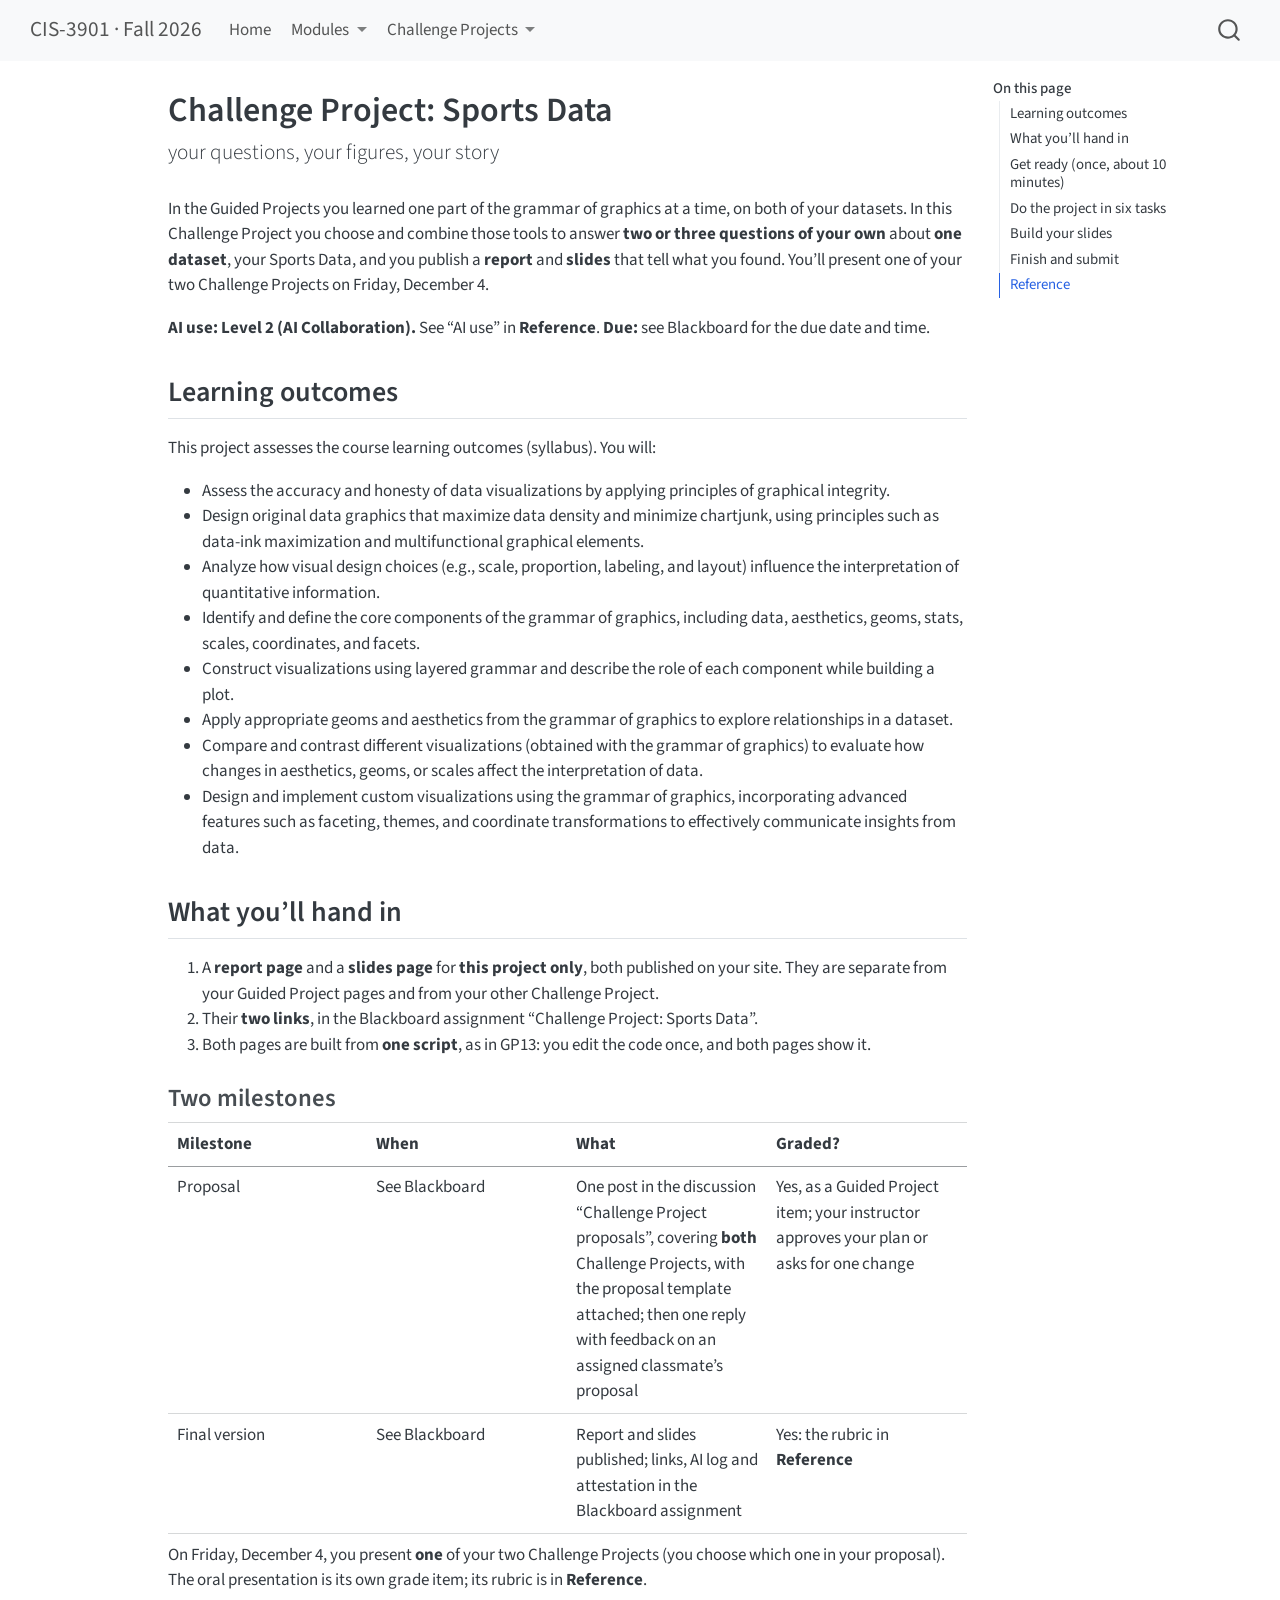
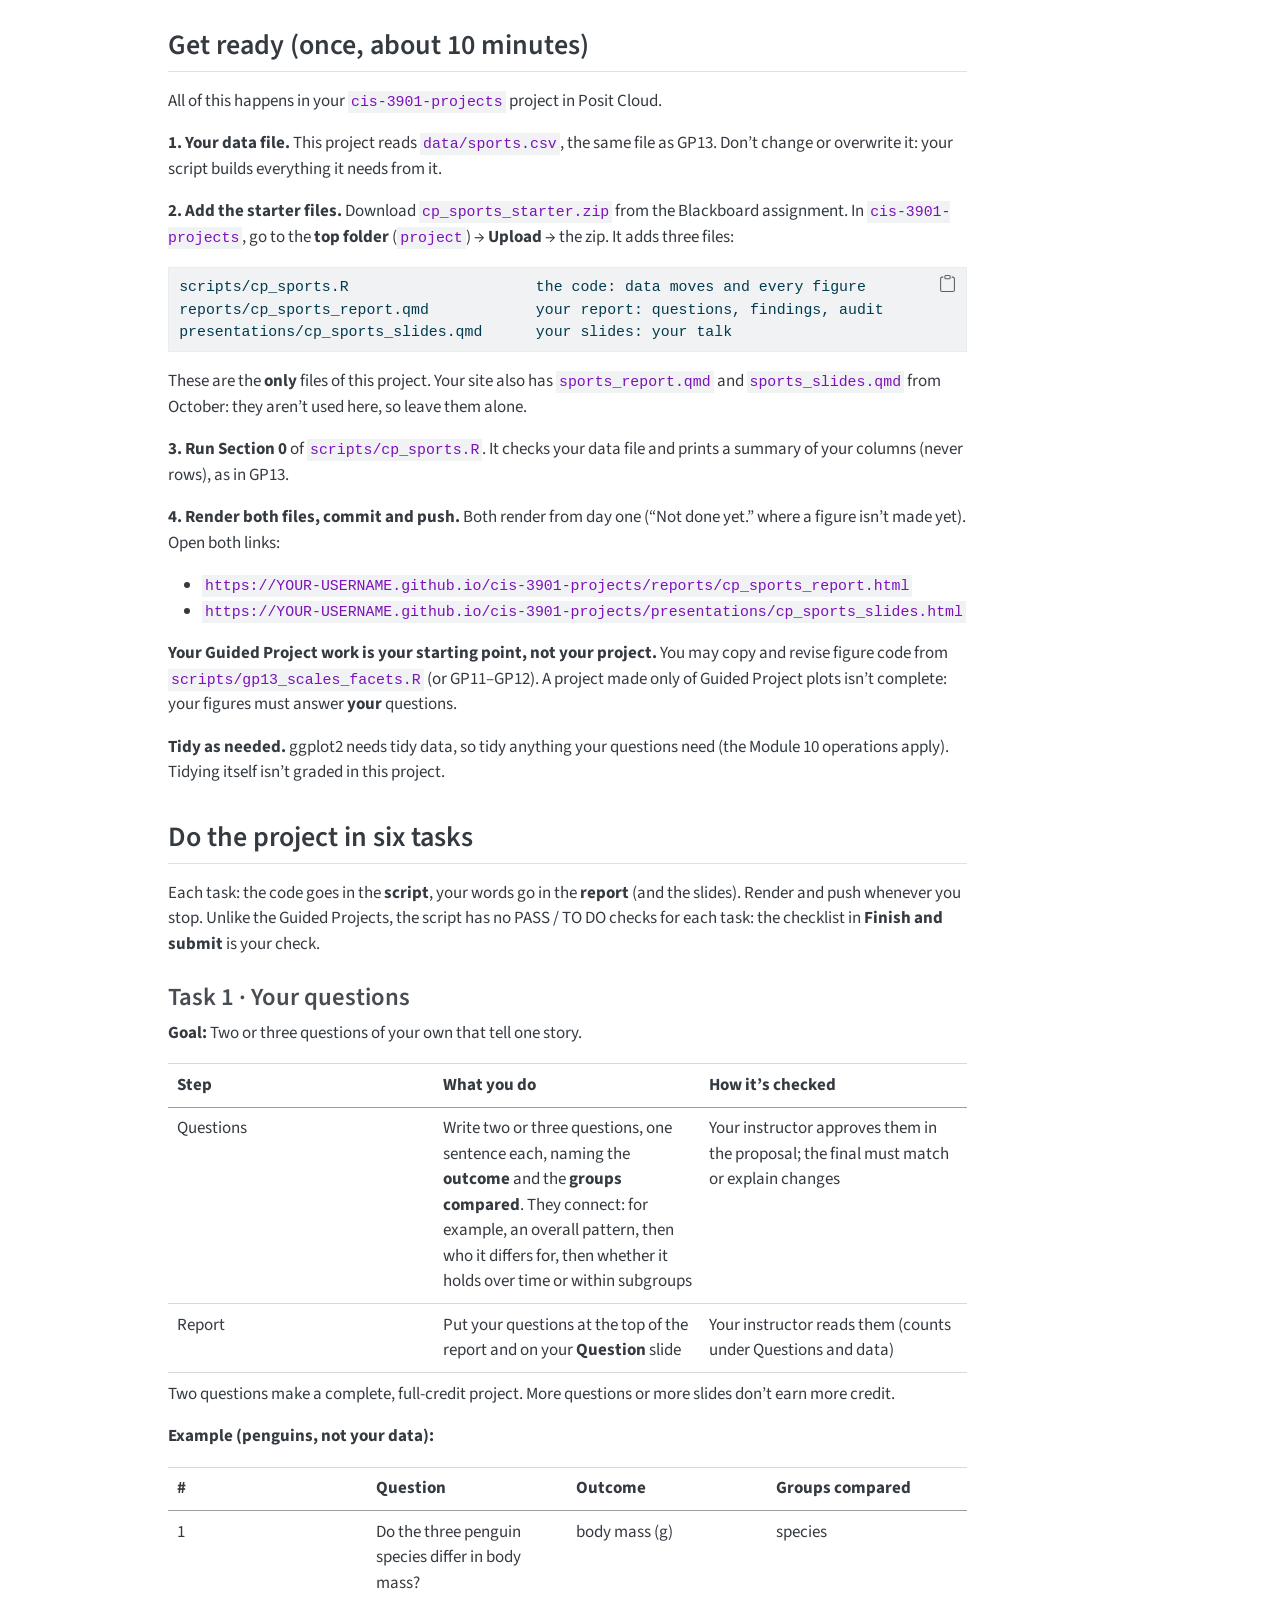
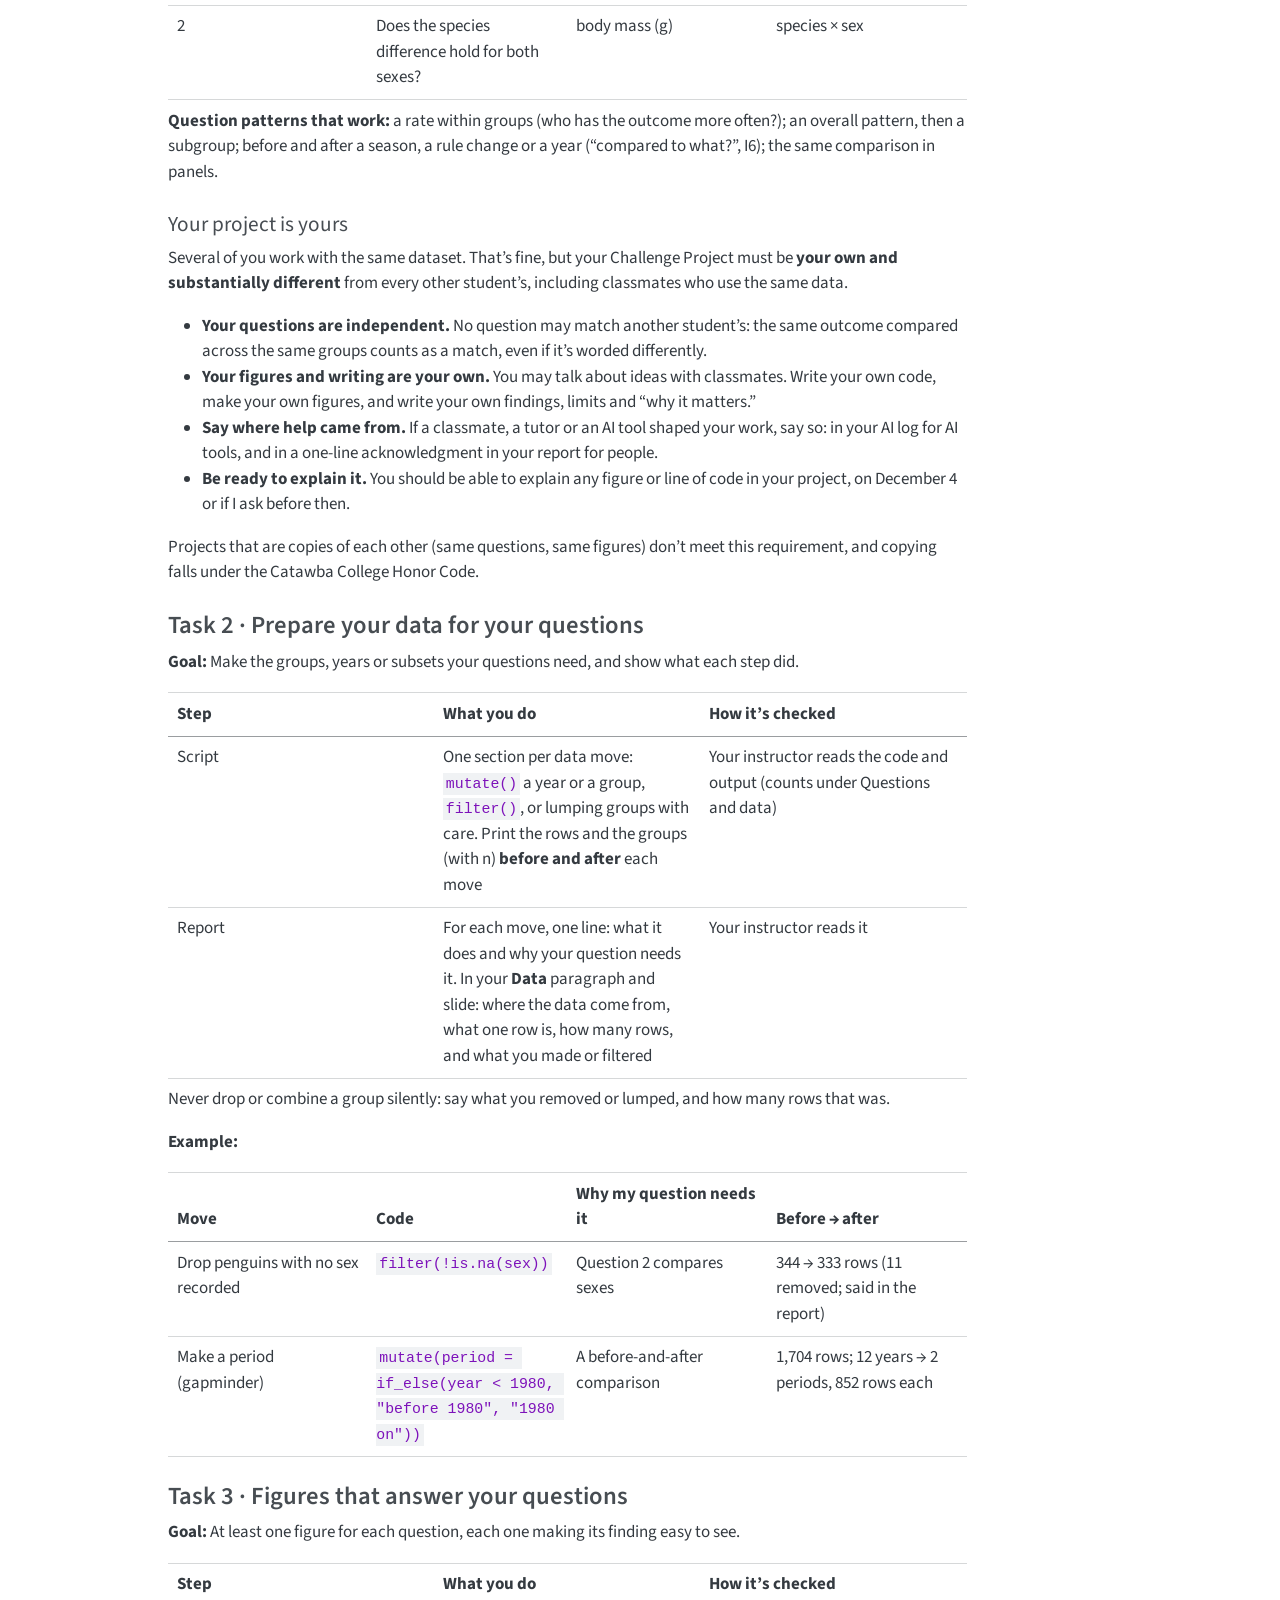
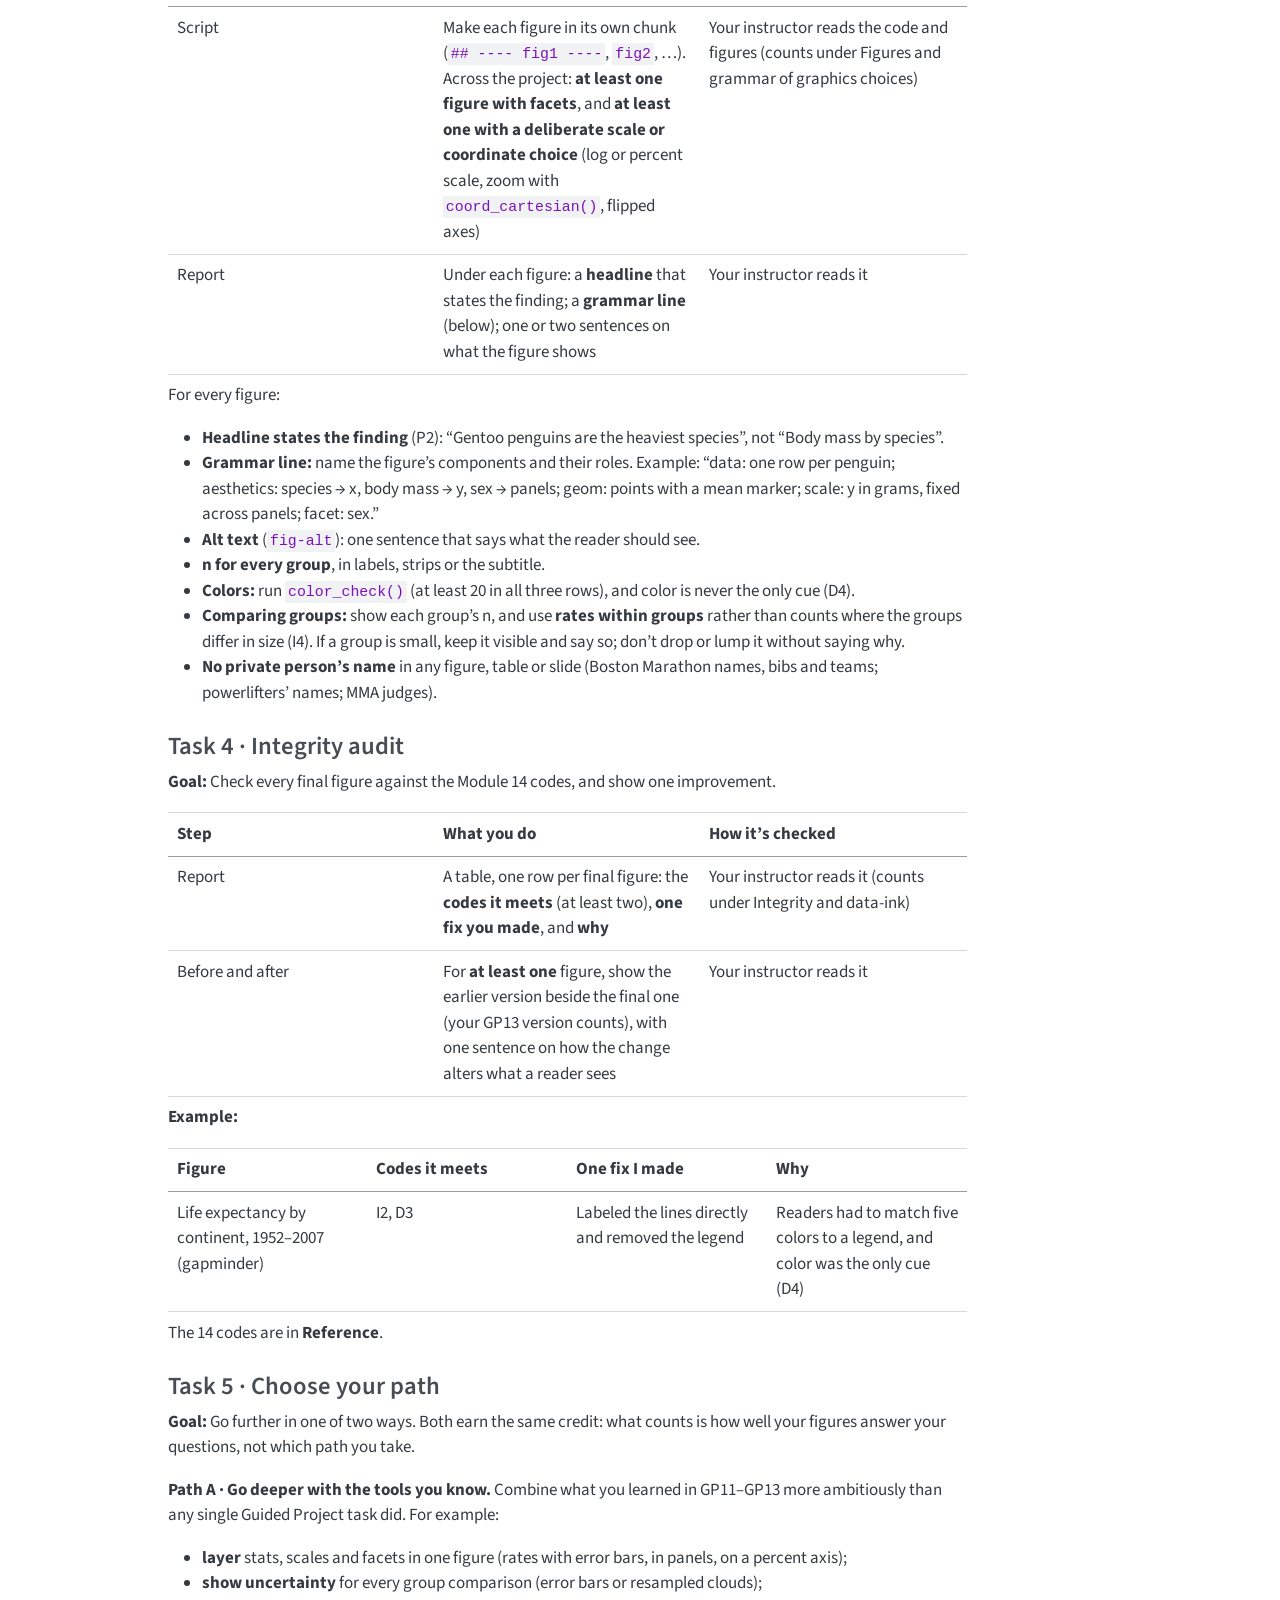
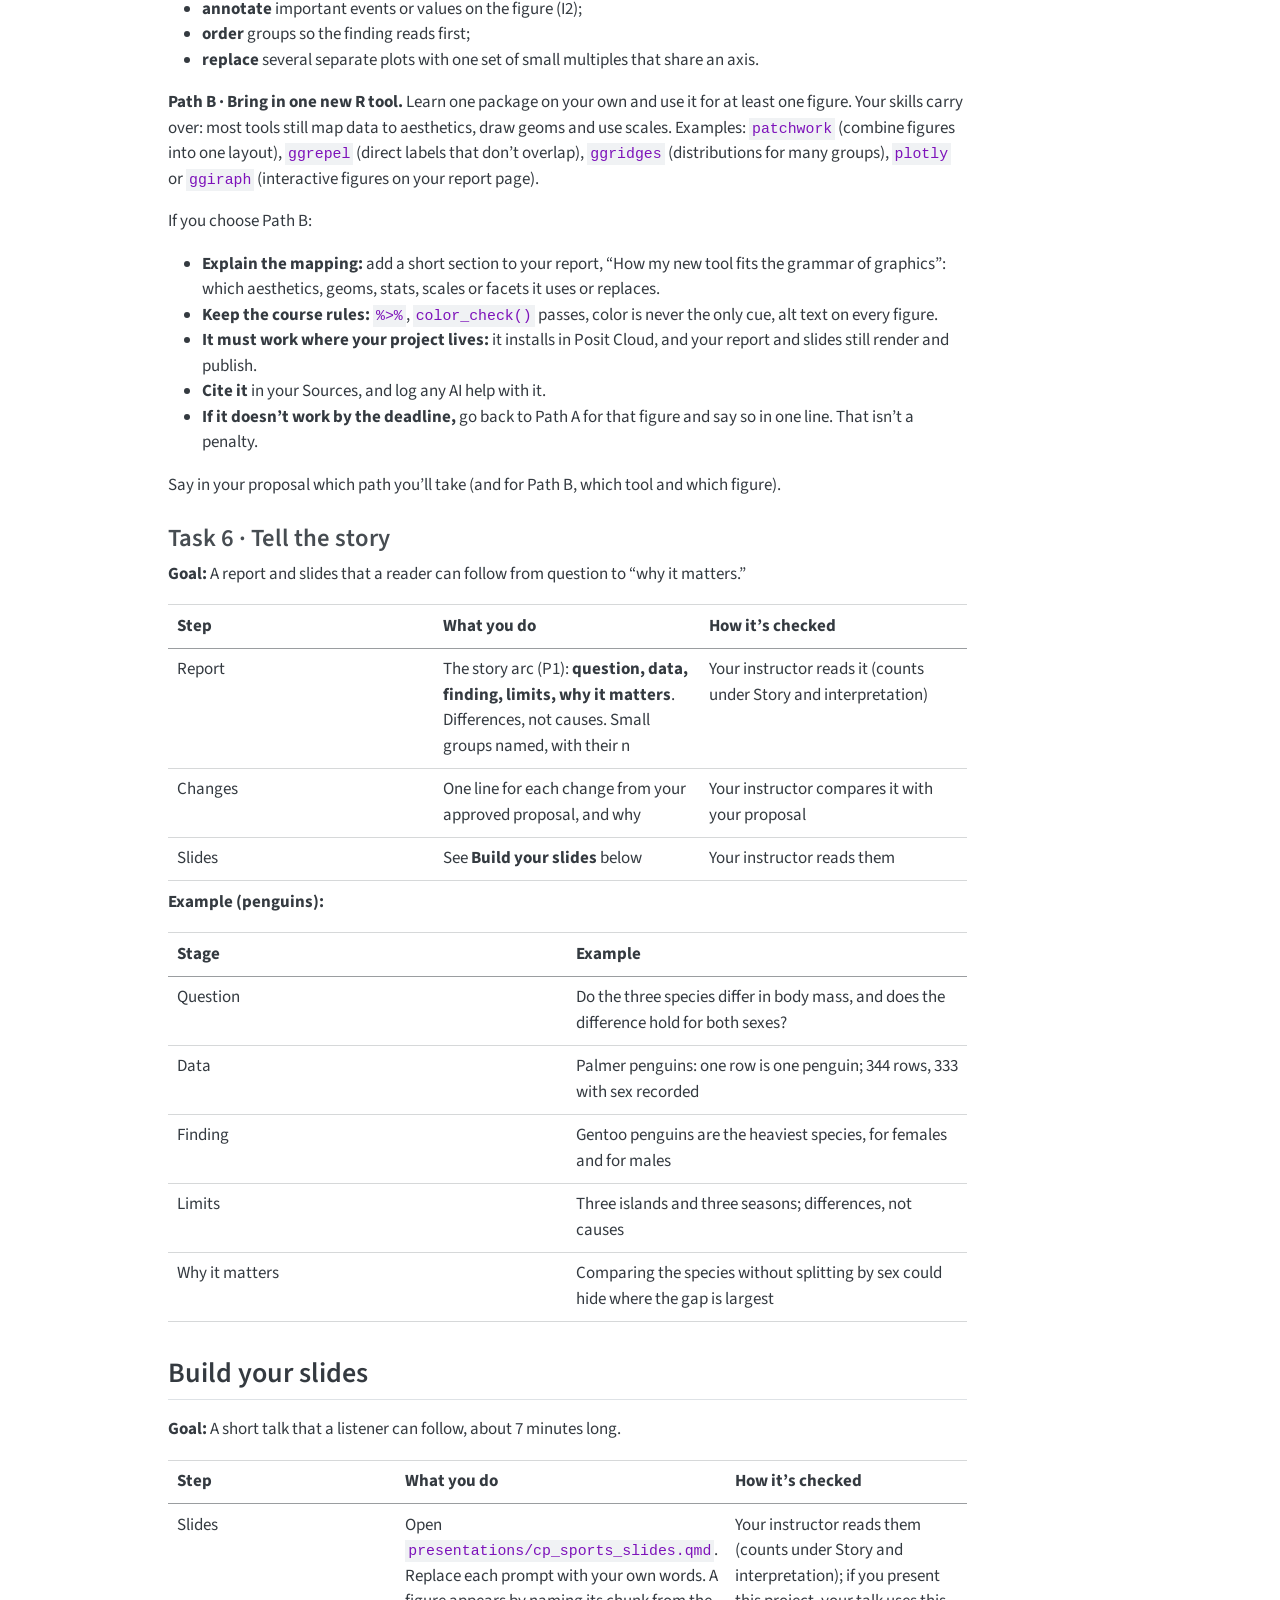
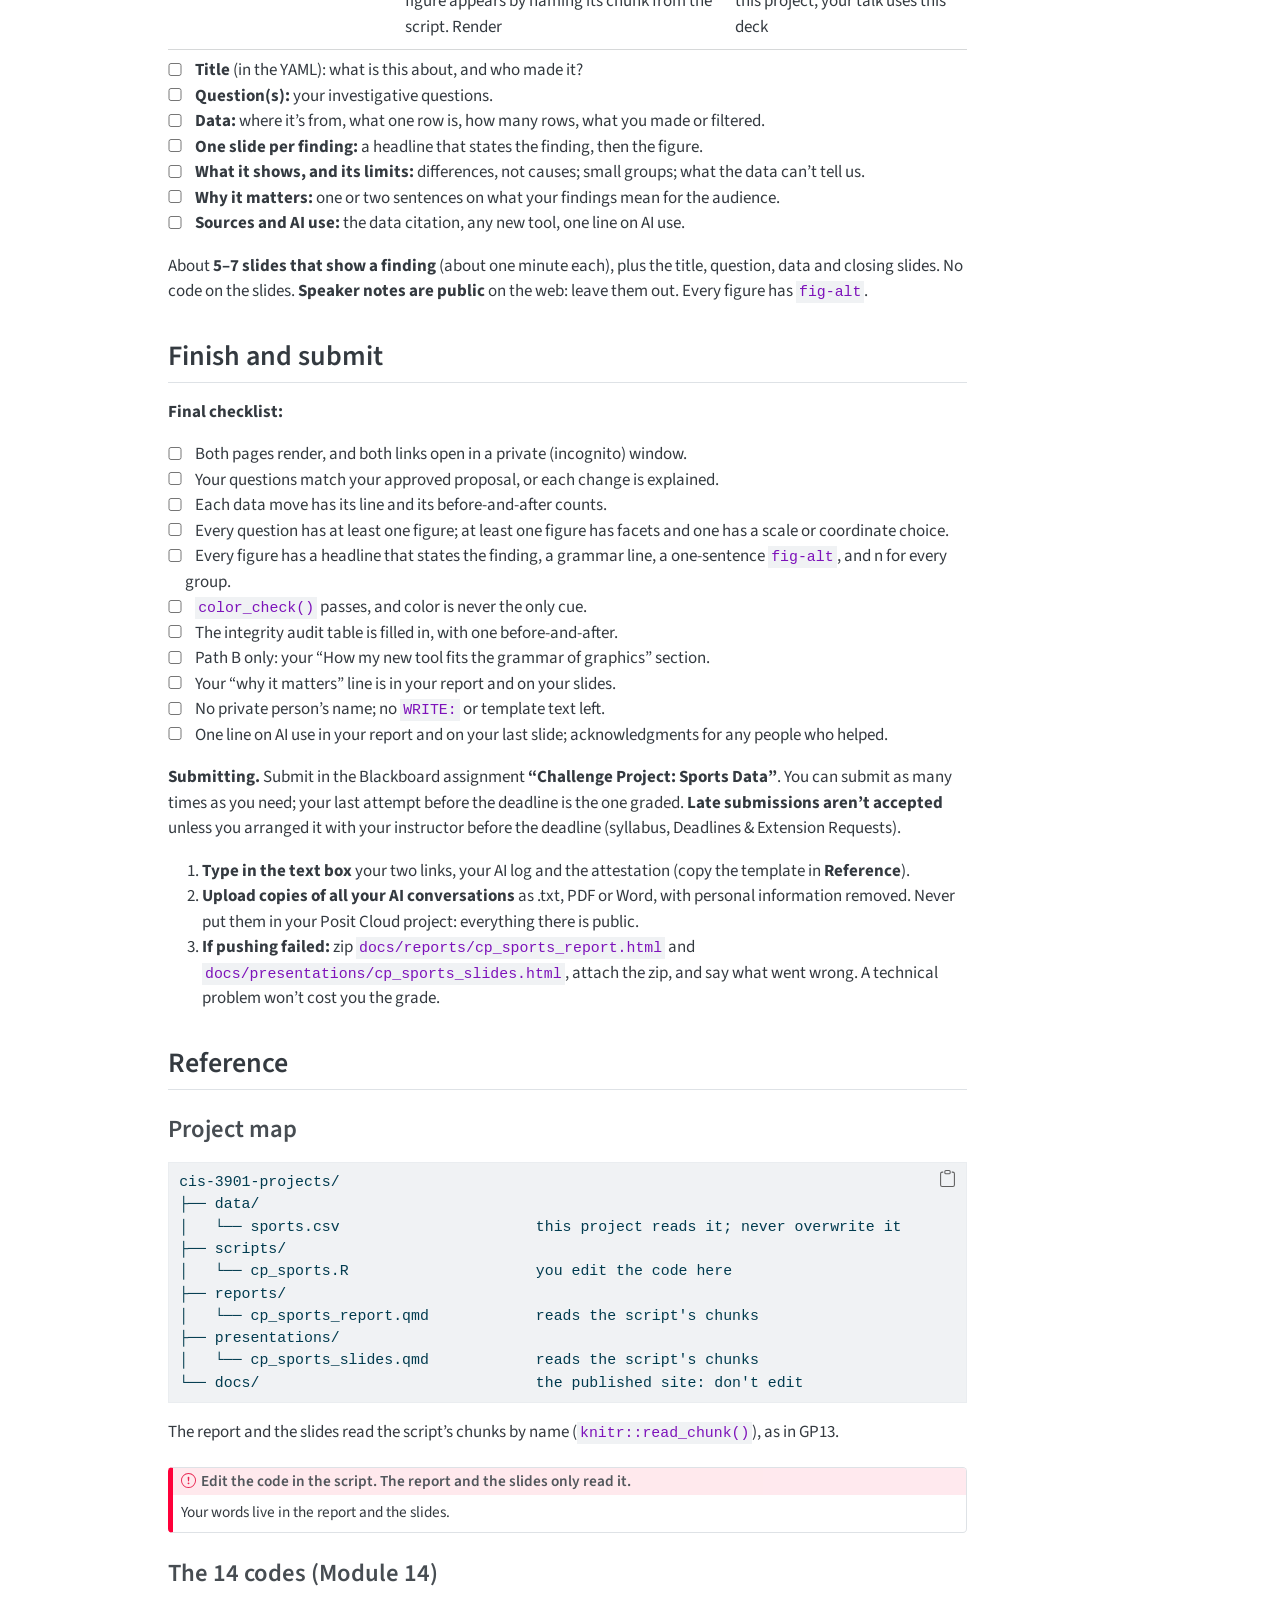
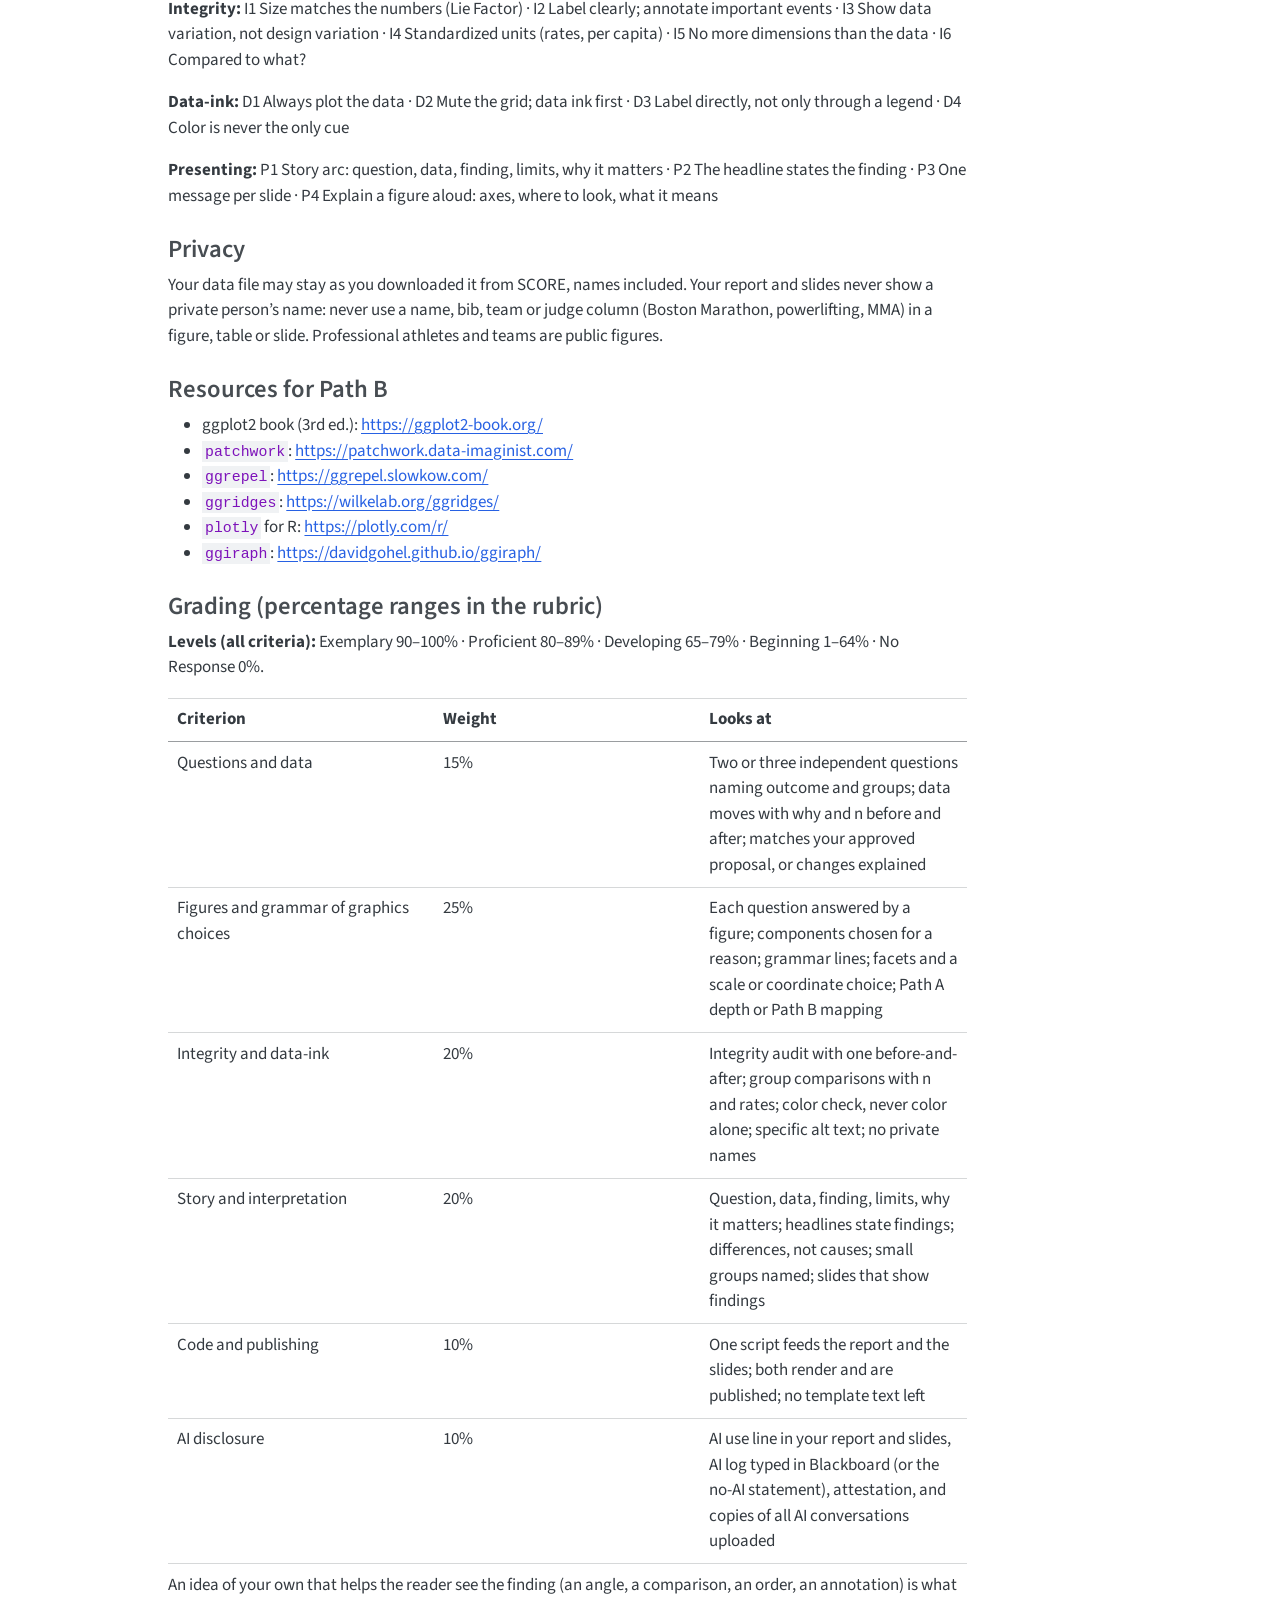
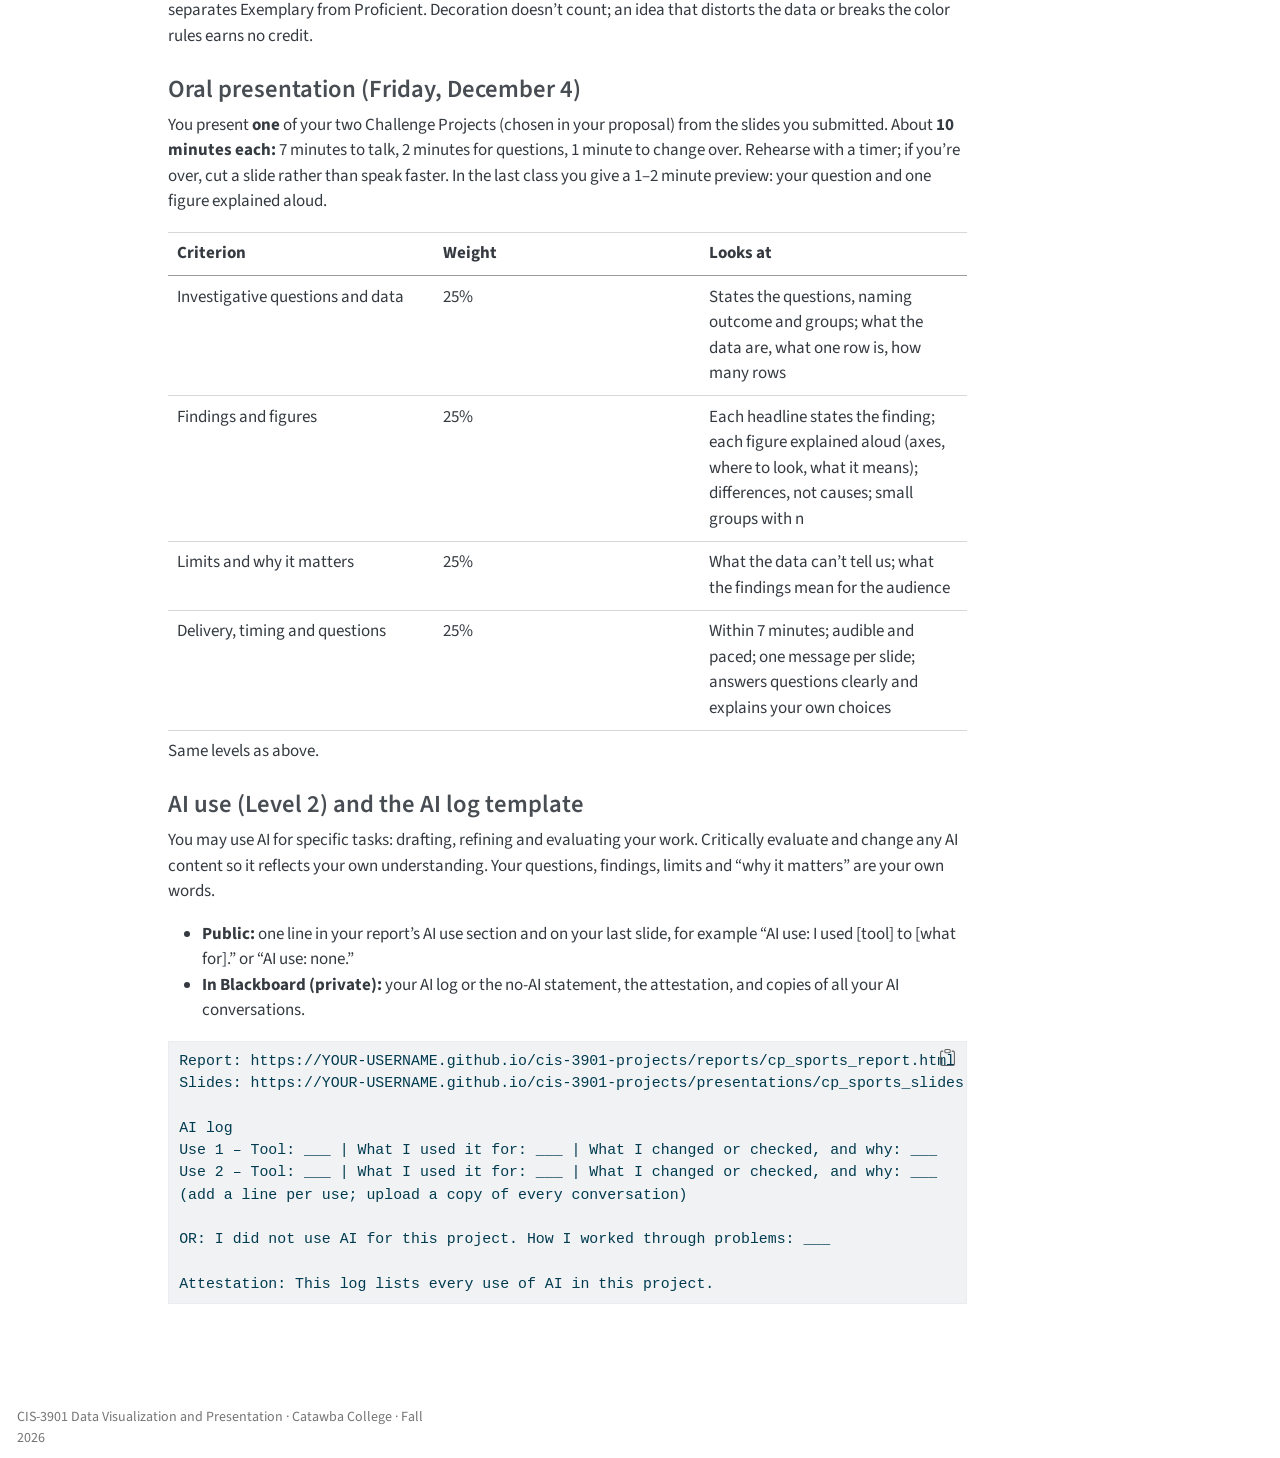
<file: docs/challenge-projects/sports-data.html>
<!DOCTYPE html>
<html xmlns="http://www.w3.org/1999/xhtml" lang="en-US" xml:lang="en-US"><head>

<meta charset="utf-8">
<meta name="generator" content="quarto-1.9.38">

<meta name="viewport" content="width=device-width, initial-scale=1.0, user-scalable=yes">


<title>Challenge Project: Sports Data – CIS-3901 · Fall 2026</title>
<style>
/* Default styles provided by pandoc.
** See https://pandoc.org/MANUAL.html#variables-for-html for config info.
*/
code{white-space: pre-wrap;}
span.smallcaps{font-variant: small-caps;}
div.columns{display: flex; gap: min(4vw, 1.5em);}
div.column{flex: auto; overflow-x: auto;}
div.hanging-indent{margin-left: 1.5em; text-indent: -1.5em;}
ul.task-list{list-style: none;}
ul.task-list li input[type="checkbox"] {
  width: 0.8em;
  margin: 0 0.8em 0.2em -1em; /* quarto-specific, see https://github.com/quarto-dev/quarto-cli/issues/4556 */ 
  vertical-align: middle;
}
/* CSS for syntax highlighting */
html { -webkit-text-size-adjust: 100%; }
pre > code.sourceCode { white-space: pre; position: relative; }
pre > code.sourceCode > span { display: inline-block; line-height: 1.25; }
pre > code.sourceCode > span:empty { height: 1.2em; }
.sourceCode { overflow: visible; }
code.sourceCode > span { color: inherit; text-decoration: inherit; }
div.sourceCode { margin: 1em 0; }
pre.sourceCode { margin: 0; }
@media screen {
div.sourceCode { overflow: auto; }
}
@media print {
pre > code.sourceCode { white-space: pre-wrap; }
pre > code.sourceCode > span { text-indent: -5em; padding-left: 5em; }
}
pre.numberSource code
  { counter-reset: source-line 0; }
pre.numberSource code > span
  { position: relative; left: -4em; counter-increment: source-line; }
pre.numberSource code > span > a:first-child::before
  { content: counter(source-line);
    position: relative; left: -1em; text-align: right; vertical-align: baseline;
    border: none; display: inline-block;
    -webkit-touch-callout: none; -webkit-user-select: none;
    -khtml-user-select: none; -moz-user-select: none;
    -ms-user-select: none; user-select: none;
    padding: 0 4px; width: 4em;
  }
pre.numberSource { margin-left: 3em;  padding-left: 4px; }
div.sourceCode
  {   }
@media screen {
pre > code.sourceCode > span > a:first-child::before { text-decoration: underline; }
}
</style>


<script src="../site_libs/quarto-nav/quarto-nav.js"></script>
<script src="../site_libs/quarto-nav/headroom.min.js"></script>
<script src="../site_libs/clipboard/clipboard.min.js"></script>
<script src="../site_libs/quarto-search/autocomplete.umd.js"></script>
<script src="../site_libs/quarto-search/fuse.min.js"></script>
<script src="../site_libs/quarto-search/quarto-search.js"></script>
<meta name="quarto:offset" content="../">
<script src="../site_libs/quarto-html/quarto.js" type="module"></script>
<script src="../site_libs/quarto-html/tabsets/tabsets.js" type="module"></script>
<script src="../site_libs/quarto-html/popper.min.js"></script>
<script src="../site_libs/quarto-html/tippy.umd.min.js"></script>
<script src="../site_libs/quarto-html/anchor.min.js"></script>
<link href="../site_libs/quarto-html/tippy.css" rel="stylesheet">
<link href="../site_libs/quarto-html/quarto-syntax-highlighting-15634bcf2e68342d4ad2dfa704d543f6.css" rel="stylesheet" id="quarto-text-highlighting-styles">
<script src="../site_libs/bootstrap/bootstrap.min.js"></script>
<link href="../site_libs/bootstrap/bootstrap-icons.css" rel="stylesheet">
<link href="../site_libs/bootstrap/bootstrap-6388ad00bb6ecaefa25b9a98db1edf18.min.css" rel="stylesheet" append-hash="true" id="quarto-bootstrap" data-mode="light">
<script id="quarto-search-options" type="application/json">{
  "location": "navbar",
  "copy-button": false,
  "collapse-after": 3,
  "panel-placement": "end",
  "type": "overlay",
  "limit": 50,
  "keyboard-shortcut": [
    "f",
    "/",
    "s"
  ],
  "show-item-context": false,
  "language": {
    "search-no-results-text": "No results",
    "search-matching-documents-text": "matching documents",
    "search-copy-link-title": "Copy link to search",
    "search-hide-matches-text": "Hide additional matches",
    "search-more-match-text": "more match in this document",
    "search-more-matches-text": "more matches in this document",
    "search-clear-button-title": "Clear",
    "search-text-placeholder": "",
    "search-detached-cancel-button-title": "Cancel",
    "search-submit-button-title": "Submit",
    "search-label": "Search"
  }
}</script>


</head>

<body class="nav-fixed quarto-light">

<div id="quarto-search-results"></div>
  <header id="quarto-header" class="headroom fixed-top">
    <nav class="navbar navbar-expand-lg " data-bs-theme="dark">
      <div class="navbar-container container-fluid">
      <div class="navbar-brand-container mx-auto">
    <a class="navbar-brand" href="../index.html">
    <span class="navbar-title">CIS-3901 · Fall 2026</span>
    </a>
  </div>
            <div id="quarto-search" class="" title="Search"></div>
          <button class="navbar-toggler" type="button" data-bs-toggle="collapse" data-bs-target="#navbarCollapse" aria-controls="navbarCollapse" role="menu" aria-expanded="false" aria-label="Toggle navigation" onclick="if (window.quartoToggleHeadroom) { window.quartoToggleHeadroom(); }">
  <span class="navbar-toggler-icon"></span>
</button>
          <div class="collapse navbar-collapse" id="navbarCollapse">
            <ul class="navbar-nav navbar-nav-scroll me-auto">
  <li class="nav-item">
    <a class="nav-link" href="../index.html"> 
<span class="menu-text">Home</span></a>
  </li>  
  <li class="nav-item dropdown ">
    <a class="nav-link dropdown-toggle" href="#" id="nav-menu-modules" role="link" data-bs-toggle="dropdown" aria-expanded="false">
 <span class="menu-text">Modules</span>
    </a>
    <ul class="dropdown-menu" aria-labelledby="nav-menu-modules">    
        <li>
    <a class="dropdown-item" href="../module-10/index.html">
 <span class="dropdown-text">Module 10: Tidy Data and Project Setup</span></a>
  </li>  
        <li>
    <a class="dropdown-item" href="../module-11/index.html">
 <span class="dropdown-text">Module 11: Grammar of Graphics I</span></a>
  </li>  
        <li>
    <a class="dropdown-item" href="../module-12/index.html">
 <span class="dropdown-text">Module 12: Grammar of Graphics II</span></a>
  </li>  
        <li>
    <a class="dropdown-item" href="../module-13/index.html">
 <span class="dropdown-text">Module 13: Grammar of Graphics III</span></a>
  </li>  
    </ul>
  </li>
  <li class="nav-item dropdown ">
    <a class="nav-link dropdown-toggle" href="#" id="nav-menu-challenge-projects" role="link" data-bs-toggle="dropdown" aria-expanded="false">
 <span class="menu-text">Challenge Projects</span>
    </a>
    <ul class="dropdown-menu" aria-labelledby="nav-menu-challenge-projects">    
        <li>
    <a class="dropdown-item" href="../challenge-projects/index.html">
 <span class="dropdown-text">Overview</span></a>
  </li>  
        <li>
    <a class="dropdown-item" href="../challenge-projects/fairness-data.html">
 <span class="dropdown-text">Challenge Project: Fairness Data</span></a>
  </li>  
        <li>
    <a class="dropdown-item" href="../challenge-projects/sports-data.html">
 <span class="dropdown-text">Challenge Project: Sports Data</span></a>
  </li>  
    </ul>
  </li>
</ul>
          </div> <!-- /navcollapse -->
            <div class="quarto-navbar-tools">
</div>
      </div> <!-- /container-fluid -->
    </nav>
</header>
<!-- content -->
<div id="quarto-content" class="quarto-container page-columns page-rows-contents page-layout-article page-navbar">
<!-- sidebar -->
<!-- margin-sidebar -->
    <div id="quarto-margin-sidebar" class="sidebar margin-sidebar">
        <nav id="TOC" role="doc-toc" class="toc-active">
    <h2 id="toc-title">On this page</h2>
   
  <ul class="collapse">
  <li><a href="#learning-outcomes" id="toc-learning-outcomes" class="nav-link active" data-scroll-target="#learning-outcomes">Learning outcomes</a></li>
  <li><a href="#what-youll-hand-in" id="toc-what-youll-hand-in" class="nav-link" data-scroll-target="#what-youll-hand-in">What you’ll hand in</a></li>
  <li><a href="#get-ready-once-about-10-minutes" id="toc-get-ready-once-about-10-minutes" class="nav-link" data-scroll-target="#get-ready-once-about-10-minutes">Get ready (once, about 10 minutes)</a></li>
  <li><a href="#do-the-project-in-six-tasks" id="toc-do-the-project-in-six-tasks" class="nav-link" data-scroll-target="#do-the-project-in-six-tasks">Do the project in six tasks</a></li>
  <li><a href="#build-your-slides" id="toc-build-your-slides" class="nav-link" data-scroll-target="#build-your-slides">Build your slides</a></li>
  <li><a href="#finish-and-submit" id="toc-finish-and-submit" class="nav-link" data-scroll-target="#finish-and-submit">Finish and submit</a></li>
  <li><a href="#reference" id="toc-reference" class="nav-link" data-scroll-target="#reference">Reference</a></li>
  </ul>
</nav>
    </div>
<!-- main -->
<main class="content" id="quarto-document-content">

<header id="title-block-header" class="quarto-title-block default">
<div class="quarto-title">
<h1 class="title">Challenge Project: Sports Data</h1>
<p class="subtitle lead">your questions, your figures, your story</p>
</div>



<div class="quarto-title-meta">

    
  
    
  </div>
  


</header>


<p>In the Guided Projects you learned one part of the grammar of graphics at a time, on both of your datasets. In this Challenge Project you choose and combine those tools to answer <strong>two or three questions of your own</strong> about <strong>one dataset</strong>, your Sports Data, and you publish a <strong>report</strong> and <strong>slides</strong> that tell what you found. You’ll present one of your two Challenge Projects on Friday, December 4.</p>
<p><strong>AI use: Level 2 (AI Collaboration).</strong> See “AI use” in <strong>Reference</strong>. <strong>Due:</strong> see Blackboard for the due date and time.</p>
<section id="learning-outcomes" class="level2">
<h2 class="anchored" data-anchor-id="learning-outcomes">Learning outcomes</h2>
<p>This project assesses the course learning outcomes (syllabus). You will:</p>
<ul>
<li>Assess the accuracy and honesty of data visualizations by applying principles of graphical integrity.</li>
<li>Design original data graphics that maximize data density and minimize chartjunk, using principles such as data-ink maximization and multifunctional graphical elements.</li>
<li>Analyze how visual design choices (e.g., scale, proportion, labeling, and layout) influence the interpretation of quantitative information.</li>
<li>Identify and define the core components of the grammar of graphics, including data, aesthetics, geoms, stats, scales, coordinates, and facets.</li>
<li>Construct visualizations using layered grammar and describe the role of each component while building a plot.</li>
<li>Apply appropriate geoms and aesthetics from the grammar of graphics to explore relationships in a dataset.</li>
<li>Compare and contrast different visualizations (obtained with the grammar of graphics) to evaluate how changes in aesthetics, geoms, or scales affect the interpretation of data.</li>
<li>Design and implement custom visualizations using the grammar of graphics, incorporating advanced features such as faceting, themes, and coordinate transformations to effectively communicate insights from data.</li>
</ul>
</section>
<section id="what-youll-hand-in" class="level2">
<h2 class="anchored" data-anchor-id="what-youll-hand-in">What you’ll hand in</h2>
<ol type="1">
<li>A <strong>report page</strong> and a <strong>slides page</strong> for <strong>this project only</strong>, both published on your site. They are separate from your Guided Project pages and from your other Challenge Project.</li>
<li>Their <strong>two links</strong>, in the Blackboard assignment “Challenge Project: Sports Data”.</li>
<li>Both pages are built from <strong>one script</strong>, as in GP13: you edit the code once, and both pages show it.</li>
</ol>
<section id="two-milestones" class="level3">
<h3 class="anchored" data-anchor-id="two-milestones">Two milestones</h3>
<table class="caption-top table">
<colgroup>
<col style="width: 25%">
<col style="width: 25%">
<col style="width: 25%">
<col style="width: 25%">
</colgroup>
<thead>
<tr class="header">
<th>Milestone</th>
<th>When</th>
<th>What</th>
<th>Graded?</th>
</tr>
</thead>
<tbody>
<tr class="odd">
<td>Proposal</td>
<td>See Blackboard</td>
<td>One post in the discussion “Challenge Project proposals”, covering <strong>both</strong> Challenge Projects, with the proposal template attached; then one reply with feedback on an assigned classmate’s proposal</td>
<td>Yes, as a Guided Project item; your instructor approves your plan or asks for one change</td>
</tr>
<tr class="even">
<td>Final version</td>
<td>See Blackboard</td>
<td>Report and slides published; links, AI log and attestation in the Blackboard assignment</td>
<td>Yes: the rubric in <strong>Reference</strong></td>
</tr>
</tbody>
</table>
<p>On Friday, December 4, you present <strong>one</strong> of your two Challenge Projects (you choose which one in your proposal). The oral presentation is its own grade item; its rubric is in <strong>Reference</strong>.</p>
</section>
</section>
<section id="get-ready-once-about-10-minutes" class="level2">
<h2 class="anchored" data-anchor-id="get-ready-once-about-10-minutes">Get ready (once, about 10 minutes)</h2>
<p>All of this happens in your <strong><code>cis-3901-projects</code></strong> project in Posit Cloud.</p>
<p><strong>1. Your data file.</strong> This project reads <strong><code>data/sports.csv</code></strong>, the same file as GP13. Don’t change or overwrite it: your script builds everything it needs from it.</p>
<p><strong>2. Add the starter files.</strong> Download <strong><code>cp_sports_starter.zip</code></strong> from the Blackboard assignment. In <code>cis-3901-projects</code>, go to the <strong>top folder</strong> (<code>project</code>) → <strong>Upload</strong> → the zip. It adds three files:</p>
<div class="code-copy-outer-scaffold"><div class="sourceCode" id="cb1"><pre class="sourceCode default code-with-copy"><code class="sourceCode default"><span id="cb1-1"><a href="#cb1-1" aria-hidden="true" tabindex="-1"></a>scripts/cp_sports.R                     the code: data moves and every figure</span>
<span id="cb1-2"><a href="#cb1-2" aria-hidden="true" tabindex="-1"></a>reports/cp_sports_report.qmd            your report: questions, findings, audit</span>
<span id="cb1-3"><a href="#cb1-3" aria-hidden="true" tabindex="-1"></a>presentations/cp_sports_slides.qmd      your slides: your talk</span></code></pre></div><button title="Copy to Clipboard" class="code-copy-button"><i class="bi"></i></button></div>
<p>These are the <strong>only</strong> files of this project. Your site also has <code>sports_report.qmd</code> and <code>sports_slides.qmd</code> from October: they aren’t used here, so leave them alone.</p>
<p><strong>3. Run Section 0</strong> of <code>scripts/cp_sports.R</code>. It checks your data file and prints a summary of your columns (never rows), as in GP13.</p>
<p><strong>4. Render both files, commit and push.</strong> Both render from day one (“Not done yet.” where a figure isn’t made yet). Open both links:</p>
<ul>
<li><code>https://YOUR-USERNAME.github.io/cis-3901-projects/reports/cp_sports_report.html</code></li>
<li><code>https://YOUR-USERNAME.github.io/cis-3901-projects/presentations/cp_sports_slides.html</code></li>
</ul>
<p><strong>Your Guided Project work is your starting point, not your project.</strong> You may copy and revise figure code from <code>scripts/gp13_scales_facets.R</code> (or GP11–GP12). A project made only of Guided Project plots isn’t complete: your figures must answer <strong>your</strong> questions.</p>
<p><strong>Tidy as needed.</strong> ggplot2 needs tidy data, so tidy anything your questions need (the Module 10 operations apply). Tidying itself isn’t graded in this project.</p>
</section>
<section id="do-the-project-in-six-tasks" class="level2">
<h2 class="anchored" data-anchor-id="do-the-project-in-six-tasks">Do the project in six tasks</h2>
<p>Each task: the code goes in the <strong>script</strong>, your words go in the <strong>report</strong> (and the slides). Render and push whenever you stop. Unlike the Guided Projects, the script has no PASS / TO DO checks for each task: the checklist in <strong>Finish and submit</strong> is your check.</p>
<section id="task-1" class="level3">
<h3 class="anchored" data-anchor-id="task-1">Task 1 · Your questions</h3>
<p><strong>Goal:</strong> Two or three questions of your own that tell one story.</p>
<table class="caption-top table">
<colgroup>
<col style="width: 33%">
<col style="width: 33%">
<col style="width: 33%">
</colgroup>
<thead>
<tr class="header">
<th>Step</th>
<th>What you do</th>
<th>How it’s checked</th>
</tr>
</thead>
<tbody>
<tr class="odd">
<td>Questions</td>
<td>Write two or three questions, one sentence each, naming the <strong>outcome</strong> and the <strong>groups compared</strong>. They connect: for example, an overall pattern, then who it differs for, then whether it holds over time or within subgroups</td>
<td>Your instructor approves them in the proposal; the final must match or explain changes</td>
</tr>
<tr class="even">
<td>Report</td>
<td>Put your questions at the top of the report and on your <strong>Question</strong> slide</td>
<td>Your instructor reads them (counts under Questions and data)</td>
</tr>
</tbody>
</table>
<p>Two questions make a complete, full-credit project. More questions or more slides don’t earn more credit.</p>
<p><strong>Example (penguins, not your data):</strong></p>
<table class="caption-top table">
<colgroup>
<col style="width: 25%">
<col style="width: 25%">
<col style="width: 25%">
<col style="width: 25%">
</colgroup>
<thead>
<tr class="header">
<th>#</th>
<th>Question</th>
<th>Outcome</th>
<th>Groups compared</th>
</tr>
</thead>
<tbody>
<tr class="odd">
<td>1</td>
<td>Do the three penguin species differ in body mass?</td>
<td>body mass (g)</td>
<td>species</td>
</tr>
<tr class="even">
<td>2</td>
<td>Does the species difference hold for both sexes?</td>
<td>body mass (g)</td>
<td>species × sex</td>
</tr>
</tbody>
</table>
<p><strong>Question patterns that work:</strong> a rate within groups (who has the outcome more often?); an overall pattern, then a subgroup; before and after a season, a rule change or a year (“compared to what?”, I6); the same comparison in panels.</p>
<section id="your-project-is-yours" class="level4">
<h4 class="anchored" data-anchor-id="your-project-is-yours">Your project is yours</h4>
<p>Several of you work with the same dataset. That’s fine, but your Challenge Project must be <strong>your own and substantially different</strong> from every other student’s, including classmates who use the same data.</p>
<ul>
<li><strong>Your questions are independent.</strong> No question may match another student’s: the same outcome compared across the same groups counts as a match, even if it’s worded differently.</li>
<li><strong>Your figures and writing are your own.</strong> You may talk about ideas with classmates. Write your own code, make your own figures, and write your own findings, limits and “why it matters.”</li>
<li><strong>Say where help came from.</strong> If a classmate, a tutor or an AI tool shaped your work, say so: in your AI log for AI tools, and in a one-line acknowledgment in your report for people.</li>
<li><strong>Be ready to explain it.</strong> You should be able to explain any figure or line of code in your project, on December 4 or if I ask before then.</li>
</ul>
<p>Projects that are copies of each other (same questions, same figures) don’t meet this requirement, and copying falls under the Catawba College Honor Code.</p>
</section>
</section>
<section id="task-2" class="level3">
<h3 class="anchored" data-anchor-id="task-2">Task 2 · Prepare your data for your questions</h3>
<p><strong>Goal:</strong> Make the groups, years or subsets your questions need, and show what each step did.</p>
<table class="caption-top table">
<colgroup>
<col style="width: 33%">
<col style="width: 33%">
<col style="width: 33%">
</colgroup>
<thead>
<tr class="header">
<th>Step</th>
<th>What you do</th>
<th>How it’s checked</th>
</tr>
</thead>
<tbody>
<tr class="odd">
<td>Script</td>
<td>One section per data move: <code>mutate()</code> a year or a group, <code>filter()</code>, or lumping groups with care. Print the rows and the groups (with n) <strong>before and after</strong> each move</td>
<td>Your instructor reads the code and output (counts under Questions and data)</td>
</tr>
<tr class="even">
<td>Report</td>
<td>For each move, one line: what it does and why your question needs it. In your <strong>Data</strong> paragraph and slide: where the data come from, what one row is, how many rows, and what you made or filtered</td>
<td>Your instructor reads it</td>
</tr>
</tbody>
</table>
<p>Never drop or combine a group silently: say what you removed or lumped, and how many rows that was.</p>
<p><strong>Example:</strong></p>
<table class="caption-top table">
<colgroup>
<col style="width: 25%">
<col style="width: 25%">
<col style="width: 25%">
<col style="width: 25%">
</colgroup>
<thead>
<tr class="header">
<th>Move</th>
<th>Code</th>
<th>Why my question needs it</th>
<th>Before → after</th>
</tr>
</thead>
<tbody>
<tr class="odd">
<td>Drop penguins with no sex recorded</td>
<td><code>filter(!is.na(sex))</code></td>
<td>Question 2 compares sexes</td>
<td>344 → 333 rows (11 removed; said in the report)</td>
</tr>
<tr class="even">
<td>Make a period (gapminder)</td>
<td><code>mutate(period = if_else(year &lt; 1980, "before 1980", "1980 on"))</code></td>
<td>A before-and-after comparison</td>
<td>1,704 rows; 12 years → 2 periods, 852 rows each</td>
</tr>
</tbody>
</table>
</section>
<section id="task-3" class="level3">
<h3 class="anchored" data-anchor-id="task-3">Task 3 · Figures that answer your questions</h3>
<p><strong>Goal:</strong> At least one figure for each question, each one making its finding easy to see.</p>
<table class="caption-top table">
<colgroup>
<col style="width: 33%">
<col style="width: 33%">
<col style="width: 33%">
</colgroup>
<thead>
<tr class="header">
<th>Step</th>
<th>What you do</th>
<th>How it’s checked</th>
</tr>
</thead>
<tbody>
<tr class="odd">
<td>Script</td>
<td>Make each figure in its own chunk (<code>## ---- fig1 ----</code>, <code>fig2</code>, …). Across the project: <strong>at least one figure with facets</strong>, and <strong>at least one with a deliberate scale or coordinate choice</strong> (log or percent scale, zoom with <code>coord_cartesian()</code>, flipped axes)</td>
<td>Your instructor reads the code and figures (counts under Figures and grammar of graphics choices)</td>
</tr>
<tr class="even">
<td>Report</td>
<td>Under each figure: a <strong>headline</strong> that states the finding; a <strong>grammar line</strong> (below); one or two sentences on what the figure shows</td>
<td>Your instructor reads it</td>
</tr>
</tbody>
</table>
<p>For every figure:</p>
<ul>
<li><strong>Headline states the finding</strong> (P2): “Gentoo penguins are the heaviest species”, not “Body mass by species”.</li>
<li><strong>Grammar line:</strong> name the figure’s components and their roles. Example: “data: one row per penguin; aesthetics: species → x, body mass → y, sex → panels; geom: points with a mean marker; scale: y in grams, fixed across panels; facet: sex.”</li>
<li><strong>Alt text</strong> (<code>fig-alt</code>): one sentence that says what the reader should see.</li>
<li><strong>n for every group</strong>, in labels, strips or the subtitle.</li>
<li><strong>Colors:</strong> run <code>color_check()</code> (at least 20 in all three rows), and color is never the only cue (D4).</li>
<li><strong>Comparing groups:</strong> show each group’s n, and use <strong>rates within groups</strong> rather than counts where the groups differ in size (I4). If a group is small, keep it visible and say so; don’t drop or lump it without saying why.</li>
<li><strong>No private person’s name</strong> in any figure, table or slide (Boston Marathon names, bibs and teams; powerlifters’ names; MMA judges).</li>
</ul>
</section>
<section id="task-4" class="level3">
<h3 class="anchored" data-anchor-id="task-4">Task 4 · Integrity audit</h3>
<p><strong>Goal:</strong> Check every final figure against the Module 14 codes, and show one improvement.</p>
<table class="caption-top table">
<colgroup>
<col style="width: 33%">
<col style="width: 33%">
<col style="width: 33%">
</colgroup>
<thead>
<tr class="header">
<th>Step</th>
<th>What you do</th>
<th>How it’s checked</th>
</tr>
</thead>
<tbody>
<tr class="odd">
<td>Report</td>
<td>A table, one row per final figure: the <strong>codes it meets</strong> (at least two), <strong>one fix you made</strong>, and <strong>why</strong></td>
<td>Your instructor reads it (counts under Integrity and data-ink)</td>
</tr>
<tr class="even">
<td>Before and after</td>
<td>For <strong>at least one</strong> figure, show the earlier version beside the final one (your GP13 version counts), with one sentence on how the change alters what a reader sees</td>
<td>Your instructor reads it</td>
</tr>
</tbody>
</table>
<p><strong>Example:</strong></p>
<table class="caption-top table">
<colgroup>
<col style="width: 25%">
<col style="width: 25%">
<col style="width: 25%">
<col style="width: 25%">
</colgroup>
<thead>
<tr class="header">
<th>Figure</th>
<th>Codes it meets</th>
<th>One fix I made</th>
<th>Why</th>
</tr>
</thead>
<tbody>
<tr class="odd">
<td>Life expectancy by continent, 1952–2007 (gapminder)</td>
<td>I2, D3</td>
<td>Labeled the lines directly and removed the legend</td>
<td>Readers had to match five colors to a legend, and color was the only cue (D4)</td>
</tr>
</tbody>
</table>
<p>The 14 codes are in <strong>Reference</strong>.</p>
</section>
<section id="task-5" class="level3">
<h3 class="anchored" data-anchor-id="task-5">Task 5 · Choose your path</h3>
<p><strong>Goal:</strong> Go further in one of two ways. Both earn the same credit: what counts is how well your figures answer your questions, not which path you take.</p>
<p><strong>Path A · Go deeper with the tools you know.</strong> Combine what you learned in GP11–GP13 more ambitiously than any single Guided Project task did. For example:</p>
<ul>
<li><strong>layer</strong> stats, scales and facets in one figure (rates with error bars, in panels, on a percent axis);</li>
<li><strong>show uncertainty</strong> for every group comparison (error bars or resampled clouds);</li>
<li><strong>annotate</strong> important events or values on the figure (I2);</li>
<li><strong>order</strong> groups so the finding reads first;</li>
<li><strong>replace</strong> several separate plots with one set of small multiples that share an axis.</li>
</ul>
<p><strong>Path B · Bring in one new R tool.</strong> Learn one package on your own and use it for at least one figure. Your skills carry over: most tools still map data to aesthetics, draw geoms and use scales. Examples: <code>patchwork</code> (combine figures into one layout), <code>ggrepel</code> (direct labels that don’t overlap), <code>ggridges</code> (distributions for many groups), <code>plotly</code> or <code>ggiraph</code> (interactive figures on your report page).</p>
<p>If you choose Path B:</p>
<ul>
<li><strong>Explain the mapping:</strong> add a short section to your report, “How my new tool fits the grammar of graphics”: which aesthetics, geoms, stats, scales or facets it uses or replaces.</li>
<li><strong>Keep the course rules:</strong> <code>%&gt;%</code>, <code>color_check()</code> passes, color is never the only cue, alt text on every figure.</li>
<li><strong>It must work where your project lives:</strong> it installs in Posit Cloud, and your report and slides still render and publish.</li>
<li><strong>Cite it</strong> in your Sources, and log any AI help with it.</li>
<li><strong>If it doesn’t work by the deadline,</strong> go back to Path A for that figure and say so in one line. That isn’t a penalty.</li>
</ul>
<p>Say in your proposal which path you’ll take (and for Path B, which tool and which figure).</p>
</section>
<section id="task-6" class="level3">
<h3 class="anchored" data-anchor-id="task-6">Task 6 · Tell the story</h3>
<p><strong>Goal:</strong> A report and slides that a reader can follow from question to “why it matters.”</p>
<table class="caption-top table">
<colgroup>
<col style="width: 33%">
<col style="width: 33%">
<col style="width: 33%">
</colgroup>
<thead>
<tr class="header">
<th>Step</th>
<th>What you do</th>
<th>How it’s checked</th>
</tr>
</thead>
<tbody>
<tr class="odd">
<td>Report</td>
<td>The story arc (P1): <strong>question, data, finding, limits, why it matters</strong>. Differences, not causes. Small groups named, with their n</td>
<td>Your instructor reads it (counts under Story and interpretation)</td>
</tr>
<tr class="even">
<td>Changes</td>
<td>One line for each change from your approved proposal, and why</td>
<td>Your instructor compares it with your proposal</td>
</tr>
<tr class="odd">
<td>Slides</td>
<td>See <strong>Build your slides</strong> below</td>
<td>Your instructor reads them</td>
</tr>
</tbody>
</table>
<p><strong>Example (penguins):</strong></p>
<table class="caption-top table">
<colgroup>
<col style="width: 50%">
<col style="width: 50%">
</colgroup>
<thead>
<tr class="header">
<th>Stage</th>
<th>Example</th>
</tr>
</thead>
<tbody>
<tr class="odd">
<td>Question</td>
<td>Do the three species differ in body mass, and does the difference hold for both sexes?</td>
</tr>
<tr class="even">
<td>Data</td>
<td>Palmer penguins: one row is one penguin; 344 rows, 333 with sex recorded</td>
</tr>
<tr class="odd">
<td>Finding</td>
<td>Gentoo penguins are the heaviest species, for females and for males</td>
</tr>
<tr class="even">
<td>Limits</td>
<td>Three islands and three seasons; differences, not causes</td>
</tr>
<tr class="odd">
<td>Why it matters</td>
<td>Comparing the species without splitting by sex could hide where the gap is largest</td>
</tr>
</tbody>
</table>
</section>
</section>
<section id="build-your-slides" class="level2">
<h2 class="anchored" data-anchor-id="build-your-slides">Build your slides</h2>
<p><strong>Goal:</strong> A short talk that a listener can follow, about 7 minutes long.</p>
<table class="caption-top table">
<colgroup>
<col style="width: 33%">
<col style="width: 33%">
<col style="width: 33%">
</colgroup>
<thead>
<tr class="header">
<th>Step</th>
<th>What you do</th>
<th>How it’s checked</th>
</tr>
</thead>
<tbody>
<tr class="odd">
<td>Slides</td>
<td>Open <code>presentations/cp_sports_slides.qmd</code>. Replace each prompt with your own words. A figure appears by naming its chunk from the script. Render</td>
<td>Your instructor reads them (counts under Story and interpretation); if you present this project, your talk uses this deck</td>
</tr>
</tbody>
</table>
<ul class="task-list">
<li><label><input type="checkbox"><strong>Title</strong> (in the YAML): what is this about, and who made it?</label></li>
<li><label><input type="checkbox"><strong>Question(s):</strong> your investigative questions.</label></li>
<li><label><input type="checkbox"><strong>Data:</strong> where it’s from, what one row is, how many rows, what you made or filtered.</label></li>
<li><label><input type="checkbox"><strong>One slide per finding:</strong> a headline that states the finding, then the figure.</label></li>
<li><label><input type="checkbox"><strong>What it shows, and its limits:</strong> differences, not causes; small groups; what the data can’t tell us.</label></li>
<li><label><input type="checkbox"><strong>Why it matters:</strong> one or two sentences on what your findings mean for the audience.</label></li>
<li><label><input type="checkbox"><strong>Sources and AI use:</strong> the data citation, any new tool, one line on AI use.</label></li>
</ul>
<p>About <strong>5–7 slides that show a finding</strong> (about one minute each), plus the title, question, data and closing slides. No code on the slides. <strong>Speaker notes are public</strong> on the web: leave them out. Every figure has <code>fig-alt</code>.</p>
</section>
<section id="finish-and-submit" class="level2">
<h2 class="anchored" data-anchor-id="finish-and-submit">Finish and submit</h2>
<p><strong>Final checklist:</strong></p>
<ul class="task-list">
<li><label><input type="checkbox">Both pages render, and both links open in a private (incognito) window.</label></li>
<li><label><input type="checkbox">Your questions match your approved proposal, or each change is explained.</label></li>
<li><label><input type="checkbox">Each data move has its line and its before-and-after counts.</label></li>
<li><label><input type="checkbox">Every question has at least one figure; at least one figure has facets and one has a scale or coordinate choice.</label></li>
<li><label><input type="checkbox">Every figure has a headline that states the finding, a grammar line, a one-sentence <code>fig-alt</code>, and n for every group.</label></li>
<li><label><input type="checkbox"><code>color_check()</code> passes, and color is never the only cue.</label></li>
<li><label><input type="checkbox">The integrity audit table is filled in, with one before-and-after.</label></li>
<li><label><input type="checkbox">Path B only: your “How my new tool fits the grammar of graphics” section.</label></li>
<li><label><input type="checkbox">Your “why it matters” line is in your report and on your slides.</label></li>
<li><label><input type="checkbox">No private person’s name; no <code>WRITE:</code> or template text left.</label></li>
<li><label><input type="checkbox">One line on AI use in your report and on your last slide; acknowledgments for any people who helped.</label></li>
</ul>
<p><strong>Submitting.</strong> Submit in the Blackboard assignment <strong>“Challenge Project: Sports Data”</strong>. You can submit as many times as you need; your last attempt before the deadline is the one graded. <strong>Late submissions aren’t accepted</strong> unless you arranged it with your instructor before the deadline (syllabus, Deadlines &amp; Extension Requests).</p>
<ol type="1">
<li><strong>Type in the text box</strong> your two links, your AI log and the attestation (copy the template in <strong>Reference</strong>).</li>
<li><strong>Upload copies of all your AI conversations</strong> as .txt, PDF or Word, with personal information removed. Never put them in your Posit Cloud project: everything there is public.</li>
<li><strong>If pushing failed:</strong> zip <code>docs/reports/cp_sports_report.html</code> and <code>docs/presentations/cp_sports_slides.html</code>, attach the zip, and say what went wrong. A technical problem won’t cost you the grade.</li>
</ol>
</section>
<section id="reference" class="level2">
<h2 class="anchored" data-anchor-id="reference">Reference</h2>
<section id="project-map" class="level3">
<h3 class="anchored" data-anchor-id="project-map">Project map</h3>
<div class="code-copy-outer-scaffold"><div class="sourceCode" id="cb2"><pre class="sourceCode default code-with-copy"><code class="sourceCode default"><span id="cb2-1"><a href="#cb2-1" aria-hidden="true" tabindex="-1"></a>cis-3901-projects/</span>
<span id="cb2-2"><a href="#cb2-2" aria-hidden="true" tabindex="-1"></a>├── data/</span>
<span id="cb2-3"><a href="#cb2-3" aria-hidden="true" tabindex="-1"></a>│   └── sports.csv                      this project reads it; never overwrite it</span>
<span id="cb2-4"><a href="#cb2-4" aria-hidden="true" tabindex="-1"></a>├── scripts/</span>
<span id="cb2-5"><a href="#cb2-5" aria-hidden="true" tabindex="-1"></a>│   └── cp_sports.R                     you edit the code here</span>
<span id="cb2-6"><a href="#cb2-6" aria-hidden="true" tabindex="-1"></a>├── reports/</span>
<span id="cb2-7"><a href="#cb2-7" aria-hidden="true" tabindex="-1"></a>│   └── cp_sports_report.qmd            reads the script's chunks</span>
<span id="cb2-8"><a href="#cb2-8" aria-hidden="true" tabindex="-1"></a>├── presentations/</span>
<span id="cb2-9"><a href="#cb2-9" aria-hidden="true" tabindex="-1"></a>│   └── cp_sports_slides.qmd            reads the script's chunks</span>
<span id="cb2-10"><a href="#cb2-10" aria-hidden="true" tabindex="-1"></a>└── docs/                               the published site: don't edit</span></code></pre></div><button title="Copy to Clipboard" class="code-copy-button"><i class="bi"></i></button></div>
<p>The report and the slides read the script’s chunks by name (<code>knitr::read_chunk()</code>), as in GP13.</p>
<div class="callout callout-style-default callout-important callout-titled">
<div class="callout-header d-flex align-content-center">
<div class="callout-icon-container">
<i class="callout-icon"></i>
</div>
<div class="callout-title-container flex-fill">
<span class="screen-reader-only">Important</span>Edit the code in the script. The report and the slides only read it.
</div>
</div>
<div class="callout-body-container callout-body">
<p>Your words live in the report and the slides.</p>
</div>
</div>
</section>
<section id="the-14-codes-module-14" class="level3">
<h3 class="anchored" data-anchor-id="the-14-codes-module-14">The 14 codes (Module 14)</h3>
<p><strong>Integrity:</strong> I1 Size matches the numbers (Lie Factor) · I2 Label clearly; annotate important events · I3 Show data variation, not design variation · I4 Standardized units (rates, per capita) · I5 No more dimensions than the data · I6 Compared to what?</p>
<p><strong>Data-ink:</strong> D1 Always plot the data · D2 Mute the grid; data ink first · D3 Label directly, not only through a legend · D4 Color is never the only cue</p>
<p><strong>Presenting:</strong> P1 Story arc: question, data, finding, limits, why it matters · P2 The headline states the finding · P3 One message per slide · P4 Explain a figure aloud: axes, where to look, what it means</p>
</section>
<section id="privacy" class="level3">
<h3 class="anchored" data-anchor-id="privacy">Privacy</h3>
<p>Your data file may stay as you downloaded it from SCORE, names included. Your report and slides never show a private person’s name: never use a name, bib, team or judge column (Boston Marathon, powerlifting, MMA) in a figure, table or slide. Professional athletes and teams are public figures.</p>
</section>
<section id="resources-for-path-b" class="level3">
<h3 class="anchored" data-anchor-id="resources-for-path-b">Resources for Path B</h3>
<ul>
<li>ggplot2 book (3rd ed.): <a href="https://ggplot2-book.org/" class="uri">https://ggplot2-book.org/</a></li>
<li><code>patchwork</code>: <a href="https://patchwork.data-imaginist.com/" class="uri">https://patchwork.data-imaginist.com/</a></li>
<li><code>ggrepel</code>: <a href="https://ggrepel.slowkow.com/" class="uri">https://ggrepel.slowkow.com/</a></li>
<li><code>ggridges</code>: <a href="https://wilkelab.org/ggridges/" class="uri">https://wilkelab.org/ggridges/</a></li>
<li><code>plotly</code> for R: <a href="https://plotly.com/r/" class="uri">https://plotly.com/r/</a></li>
<li><code>ggiraph</code>: <a href="https://davidgohel.github.io/ggiraph/" class="uri">https://davidgohel.github.io/ggiraph/</a></li>
</ul>
</section>
<section id="grading-percentage-ranges-in-the-rubric" class="level3">
<h3 class="anchored" data-anchor-id="grading-percentage-ranges-in-the-rubric">Grading (percentage ranges in the rubric)</h3>
<p><strong>Levels (all criteria):</strong> Exemplary 90–100% · Proficient 80–89% · Developing 65–79% · Beginning 1–64% · No Response 0%.</p>
<table class="caption-top table">
<colgroup>
<col style="width: 33%">
<col style="width: 33%">
<col style="width: 33%">
</colgroup>
<thead>
<tr class="header">
<th>Criterion</th>
<th>Weight</th>
<th>Looks at</th>
</tr>
</thead>
<tbody>
<tr class="odd">
<td>Questions and data</td>
<td>15%</td>
<td>Two or three independent questions naming outcome and groups; data moves with why and n before and after; matches your approved proposal, or changes explained</td>
</tr>
<tr class="even">
<td>Figures and grammar of graphics choices</td>
<td>25%</td>
<td>Each question answered by a figure; components chosen for a reason; grammar lines; facets and a scale or coordinate choice; Path A depth or Path B mapping</td>
</tr>
<tr class="odd">
<td>Integrity and data-ink</td>
<td>20%</td>
<td>Integrity audit with one before-and-after; group comparisons with n and rates; color check, never color alone; specific alt text; no private names</td>
</tr>
<tr class="even">
<td>Story and interpretation</td>
<td>20%</td>
<td>Question, data, finding, limits, why it matters; headlines state findings; differences, not causes; small groups named; slides that show findings</td>
</tr>
<tr class="odd">
<td>Code and publishing</td>
<td>10%</td>
<td>One script feeds the report and the slides; both render and are published; no template text left</td>
</tr>
<tr class="even">
<td>AI disclosure</td>
<td>10%</td>
<td>AI use line in your report and slides, AI log typed in Blackboard (or the no-AI statement), attestation, and copies of all AI conversations uploaded</td>
</tr>
</tbody>
</table>
<p>An idea of your own that helps the reader see the finding (an angle, a comparison, an order, an annotation) is what separates Exemplary from Proficient. Decoration doesn’t count; an idea that distorts the data or breaks the color rules earns no credit.</p>
</section>
<section id="oral-presentation-friday-december-4" class="level3">
<h3 class="anchored" data-anchor-id="oral-presentation-friday-december-4">Oral presentation (Friday, December 4)</h3>
<p>You present <strong>one</strong> of your two Challenge Projects (chosen in your proposal) from the slides you submitted. About <strong>10 minutes each:</strong> 7 minutes to talk, 2 minutes for questions, 1 minute to change over. Rehearse with a timer; if you’re over, cut a slide rather than speak faster. In the last class you give a 1–2 minute preview: your question and one figure explained aloud.</p>
<table class="caption-top table">
<colgroup>
<col style="width: 33%">
<col style="width: 33%">
<col style="width: 33%">
</colgroup>
<thead>
<tr class="header">
<th>Criterion</th>
<th>Weight</th>
<th>Looks at</th>
</tr>
</thead>
<tbody>
<tr class="odd">
<td>Investigative questions and data</td>
<td>25%</td>
<td>States the questions, naming outcome and groups; what the data are, what one row is, how many rows</td>
</tr>
<tr class="even">
<td>Findings and figures</td>
<td>25%</td>
<td>Each headline states the finding; each figure explained aloud (axes, where to look, what it means); differences, not causes; small groups with n</td>
</tr>
<tr class="odd">
<td>Limits and why it matters</td>
<td>25%</td>
<td>What the data can’t tell us; what the findings mean for the audience</td>
</tr>
<tr class="even">
<td>Delivery, timing and questions</td>
<td>25%</td>
<td>Within 7 minutes; audible and paced; one message per slide; answers questions clearly and explains your own choices</td>
</tr>
</tbody>
</table>
<p>Same levels as above.</p>
</section>
<section id="ai-use-level-2-and-the-ai-log-template" class="level3">
<h3 class="anchored" data-anchor-id="ai-use-level-2-and-the-ai-log-template">AI use (Level 2) and the AI log template</h3>
<p>You may use AI for specific tasks: drafting, refining and evaluating your work. Critically evaluate and change any AI content so it reflects your own understanding. Your questions, findings, limits and “why it matters” are your own words.</p>
<ul>
<li><strong>Public:</strong> one line in your report’s AI use section and on your last slide, for example “AI use: I used [tool] to [what for].” or “AI use: none.”</li>
<li><strong>In Blackboard (private):</strong> your AI log or the no-AI statement, the attestation, and copies of all your AI conversations.</li>
</ul>
<div class="code-copy-outer-scaffold"><div class="sourceCode" id="cb3"><pre class="sourceCode default code-with-copy"><code class="sourceCode default"><span id="cb3-1"><a href="#cb3-1" aria-hidden="true" tabindex="-1"></a>Report: https://YOUR-USERNAME.github.io/cis-3901-projects/reports/cp_sports_report.html</span>
<span id="cb3-2"><a href="#cb3-2" aria-hidden="true" tabindex="-1"></a>Slides: https://YOUR-USERNAME.github.io/cis-3901-projects/presentations/cp_sports_slides.html</span>
<span id="cb3-3"><a href="#cb3-3" aria-hidden="true" tabindex="-1"></a></span>
<span id="cb3-4"><a href="#cb3-4" aria-hidden="true" tabindex="-1"></a>AI log</span>
<span id="cb3-5"><a href="#cb3-5" aria-hidden="true" tabindex="-1"></a>Use 1 – Tool: ___ | What I used it for: ___ | What I changed or checked, and why: ___</span>
<span id="cb3-6"><a href="#cb3-6" aria-hidden="true" tabindex="-1"></a>Use 2 – Tool: ___ | What I used it for: ___ | What I changed or checked, and why: ___</span>
<span id="cb3-7"><a href="#cb3-7" aria-hidden="true" tabindex="-1"></a>(add a line per use; upload a copy of every conversation)</span>
<span id="cb3-8"><a href="#cb3-8" aria-hidden="true" tabindex="-1"></a></span>
<span id="cb3-9"><a href="#cb3-9" aria-hidden="true" tabindex="-1"></a>OR: I did not use AI for this project. How I worked through problems: ___</span>
<span id="cb3-10"><a href="#cb3-10" aria-hidden="true" tabindex="-1"></a></span>
<span id="cb3-11"><a href="#cb3-11" aria-hidden="true" tabindex="-1"></a>Attestation: This log lists every use of AI in this project.</span></code></pre></div><button title="Copy to Clipboard" class="code-copy-button"><i class="bi"></i></button></div>


</section>
</section>

</main> <!-- /main -->
<script id="quarto-html-after-body" type="application/javascript">
  window.document.addEventListener("DOMContentLoaded", function (event) {
    const icon = "";
    const anchorJS = new window.AnchorJS();
    anchorJS.options = {
      placement: 'right',
      icon: icon
    };
    anchorJS.add('.anchored');
    const isCodeAnnotation = (el) => {
      for (const clz of el.classList) {
        if (clz.startsWith('code-annotation-')) {                     
          return true;
        }
      }
      return false;
    }
    const onCopySuccess = function(e) {
      // button target
      const button = e.trigger;
      // don't keep focus
      button.blur();
      // flash "checked"
      button.classList.add('code-copy-button-checked');
      var currentTitle = button.getAttribute("title");
      button.setAttribute("title", "Copied!");
      let tooltip;
      if (window.bootstrap) {
        button.setAttribute("data-bs-toggle", "tooltip");
        button.setAttribute("data-bs-placement", "left");
        button.setAttribute("data-bs-title", "Copied!");
        tooltip = new bootstrap.Tooltip(button, 
          { trigger: "manual", 
            customClass: "code-copy-button-tooltip",
            offset: [0, -8]});
        tooltip.show();    
      }
      setTimeout(function() {
        if (tooltip) {
          tooltip.hide();
          button.removeAttribute("data-bs-title");
          button.removeAttribute("data-bs-toggle");
          button.removeAttribute("data-bs-placement");
        }
        button.setAttribute("title", currentTitle);
        button.classList.remove('code-copy-button-checked');
      }, 1000);
      // clear code selection
      e.clearSelection();
    }
    const getTextToCopy = function(trigger) {
      const outerScaffold = trigger.parentElement.cloneNode(true);
      const codeEl = outerScaffold.querySelector('code');
      for (const childEl of codeEl.children) {
        if (isCodeAnnotation(childEl)) {
          childEl.remove();
        }
      }
      return codeEl.innerText;
    }
    const clipboard = new window.ClipboardJS('.code-copy-button:not([data-in-quarto-modal])', {
      text: getTextToCopy
    });
    clipboard.on('success', onCopySuccess);
    if (window.document.getElementById('quarto-embedded-source-code-modal')) {
      const clipboardModal = new window.ClipboardJS('.code-copy-button[data-in-quarto-modal]', {
        text: getTextToCopy,
        container: window.document.getElementById('quarto-embedded-source-code-modal')
      });
      clipboardModal.on('success', onCopySuccess);
    }
      var localhostRegex = new RegExp(/^(?:http|https):\/\/localhost\:?[0-9]*\//);
      var mailtoRegex = new RegExp(/^mailto:/);
        var filterRegex = new RegExp("https:\/\/acintron-cc\.github\.io\/cis-3901-202710-guides\/");
      var isInternal = (href) => {
          return filterRegex.test(href) || localhostRegex.test(href) || mailtoRegex.test(href);
      }
      // Inspect non-navigation links and adorn them if external
     var links = window.document.querySelectorAll('a[href]:not(.nav-link):not(.navbar-brand):not(.toc-action):not(.sidebar-link):not(.sidebar-item-toggle):not(.pagination-link):not(.no-external):not([aria-hidden]):not(.dropdown-item):not(.quarto-navigation-tool):not(.about-link)');
      for (var i=0; i<links.length; i++) {
        const link = links[i];
        if (!isInternal(link.href)) {
          // undo the damage that might have been done by quarto-nav.js in the case of
          // links that we want to consider external
          if (link.dataset.originalHref !== undefined) {
            link.href = link.dataset.originalHref;
          }
            // target, if specified
            link.setAttribute("target", "_blank");
            if (link.getAttribute("rel") === null) {
              link.setAttribute("rel", "noopener");
            }
        }
      }
    function tippyHover(el, contentFn, onTriggerFn, onUntriggerFn) {
      const config = {
        allowHTML: true,
        maxWidth: 500,
        delay: 100,
        arrow: false,
        appendTo: function(el) {
            return el.parentElement;
        },
        interactive: true,
        interactiveBorder: 10,
        theme: 'quarto',
        placement: 'bottom-start',
      };
      if (contentFn) {
        config.content = contentFn;
      }
      if (onTriggerFn) {
        config.onTrigger = onTriggerFn;
      }
      if (onUntriggerFn) {
        config.onUntrigger = onUntriggerFn;
      }
      window.tippy(el, config); 
    }
    const noterefs = window.document.querySelectorAll('a[role="doc-noteref"]');
    for (var i=0; i<noterefs.length; i++) {
      const ref = noterefs[i];
      tippyHover(ref, function() {
        // use id or data attribute instead here
        let href = ref.getAttribute('data-footnote-href') || ref.getAttribute('href');
        try { href = new URL(href).hash; } catch {}
        const id = href.replace(/^#\/?/, "");
        const note = window.document.getElementById(id);
        if (note) {
          return note.innerHTML;
        } else {
          return "";
        }
      });
    }
    const xrefs = window.document.querySelectorAll('a.quarto-xref');
    const processXRef = (id, note) => {
      // Strip column container classes
      const stripColumnClz = (el) => {
        el.classList.remove("page-full", "page-columns");
        if (el.children) {
          for (const child of el.children) {
            stripColumnClz(child);
          }
        }
      }
      stripColumnClz(note)
      if (id === null || id.startsWith('sec-')) {
        // Special case sections, only their first couple elements
        const container = document.createElement("div");
        if (note.children && note.children.length > 2) {
          container.appendChild(note.children[0].cloneNode(true));
          for (let i = 1; i < note.children.length; i++) {
            const child = note.children[i];
            if (child.tagName === "P" && child.innerText === "") {
              continue;
            } else {
              container.appendChild(child.cloneNode(true));
              break;
            }
          }
          if (window.Quarto?.typesetMath) {
            window.Quarto.typesetMath(container);
          }
          return container.innerHTML
        } else {
          if (window.Quarto?.typesetMath) {
            window.Quarto.typesetMath(note);
          }
          return note.innerHTML;
        }
      } else {
        // Remove any anchor links if they are present
        const anchorLink = note.querySelector('a.anchorjs-link');
        if (anchorLink) {
          anchorLink.remove();
        }
        if (window.Quarto?.typesetMath) {
          window.Quarto.typesetMath(note);
        }
        if (note.classList.contains("callout")) {
          return note.outerHTML;
        } else {
          return note.innerHTML;
        }
      }
    }
    for (var i=0; i<xrefs.length; i++) {
      const xref = xrefs[i];
      tippyHover(xref, undefined, function(instance) {
        instance.disable();
        let url = xref.getAttribute('href');
        let hash = undefined; 
        if (url.startsWith('#')) {
          hash = url;
        } else {
          try { hash = new URL(url).hash; } catch {}
        }
        if (hash) {
          const id = hash.replace(/^#\/?/, "");
          const note = window.document.getElementById(id);
          if (note !== null) {
            try {
              const html = processXRef(id, note.cloneNode(true));
              instance.setContent(html);
            } finally {
              instance.enable();
              instance.show();
            }
          } else {
            // See if we can fetch this
            fetch(url.split('#')[0])
            .then(res => res.text())
            .then(html => {
              const parser = new DOMParser();
              const htmlDoc = parser.parseFromString(html, "text/html");
              const note = htmlDoc.getElementById(id);
              if (note !== null) {
                const html = processXRef(id, note);
                instance.setContent(html);
              } 
            }).finally(() => {
              instance.enable();
              instance.show();
            });
          }
        } else {
          // See if we can fetch a full url (with no hash to target)
          // This is a special case and we should probably do some content thinning / targeting
          fetch(url)
          .then(res => res.text())
          .then(html => {
            const parser = new DOMParser();
            const htmlDoc = parser.parseFromString(html, "text/html");
            const note = htmlDoc.querySelector('main.content');
            if (note !== null) {
              // This should only happen for chapter cross references
              // (since there is no id in the URL)
              // remove the first header
              if (note.children.length > 0 && note.children[0].tagName === "HEADER") {
                note.children[0].remove();
              }
              const html = processXRef(null, note);
              instance.setContent(html);
            } 
          }).finally(() => {
            instance.enable();
            instance.show();
          });
        }
      }, function(instance) {
      });
    }
        let selectedAnnoteEl;
        const selectorForAnnotation = ( cell, annotation) => {
          let cellAttr = 'data-code-cell="' + cell + '"';
          let lineAttr = 'data-code-annotation="' +  annotation + '"';
          const selector = 'span[' + cellAttr + '][' + lineAttr + ']';
          return selector;
        }
        const selectCodeLines = (annoteEl) => {
          const doc = window.document;
          const targetCell = annoteEl.getAttribute("data-target-cell");
          const targetAnnotation = annoteEl.getAttribute("data-target-annotation");
          const annoteSpan = window.document.querySelector(selectorForAnnotation(targetCell, targetAnnotation));
          const lines = annoteSpan.getAttribute("data-code-lines").split(",");
          const lineIds = lines.map((line) => {
            return targetCell + "-" + line;
          })
          let top = null;
          let height = null;
          let parent = null;
          if (lineIds.length > 0) {
              //compute the position of the single el (top and bottom and make a div)
              const el = window.document.getElementById(lineIds[0]);
              top = el.offsetTop;
              height = el.offsetHeight;
              parent = el.parentElement.parentElement;
            if (lineIds.length > 1) {
              const lastEl = window.document.getElementById(lineIds[lineIds.length - 1]);
              const bottom = lastEl.offsetTop + lastEl.offsetHeight;
              height = bottom - top;
            }
            if (top !== null && height !== null && parent !== null) {
              // cook up a div (if necessary) and position it 
              let div = window.document.getElementById("code-annotation-line-highlight");
              if (div === null) {
                div = window.document.createElement("div");
                div.setAttribute("id", "code-annotation-line-highlight");
                div.style.position = 'absolute';
                parent.appendChild(div);
              }
              div.style.top = top - 2 + "px";
              div.style.height = height + 4 + "px";
              div.style.left = 0;
              let gutterDiv = window.document.getElementById("code-annotation-line-highlight-gutter");
              if (gutterDiv === null) {
                gutterDiv = window.document.createElement("div");
                gutterDiv.setAttribute("id", "code-annotation-line-highlight-gutter");
                gutterDiv.style.position = 'absolute';
                const codeCell = window.document.getElementById(targetCell);
                const gutter = codeCell.querySelector('.code-annotation-gutter');
                gutter.appendChild(gutterDiv);
              }
              gutterDiv.style.top = top - 2 + "px";
              gutterDiv.style.height = height + 4 + "px";
            }
            selectedAnnoteEl = annoteEl;
          }
        };
        const unselectCodeLines = () => {
          const elementsIds = ["code-annotation-line-highlight", "code-annotation-line-highlight-gutter"];
          elementsIds.forEach((elId) => {
            const div = window.document.getElementById(elId);
            if (div) {
              div.remove();
            }
          });
          selectedAnnoteEl = undefined;
        };
          // Handle positioning of the toggle
      window.addEventListener(
        "resize",
        throttle(() => {
          elRect = undefined;
          if (selectedAnnoteEl) {
            selectCodeLines(selectedAnnoteEl);
          }
        }, 10)
      );
      function throttle(fn, ms) {
      let throttle = false;
      let timer;
        return (...args) => {
          if(!throttle) { // first call gets through
              fn.apply(this, args);
              throttle = true;
          } else { // all the others get throttled
              if(timer) clearTimeout(timer); // cancel #2
              timer = setTimeout(() => {
                fn.apply(this, args);
                timer = throttle = false;
              }, ms);
          }
        };
      }
        // Attach click handler to the DT
        const annoteDls = window.document.querySelectorAll('dt[data-target-cell]');
        for (const annoteDlNode of annoteDls) {
          annoteDlNode.addEventListener('click', (event) => {
            const clickedEl = event.target;
            if (clickedEl !== selectedAnnoteEl) {
              unselectCodeLines();
              const activeEl = window.document.querySelector('dt[data-target-cell].code-annotation-active');
              if (activeEl) {
                activeEl.classList.remove('code-annotation-active');
              }
              selectCodeLines(clickedEl);
              clickedEl.classList.add('code-annotation-active');
            } else {
              // Unselect the line
              unselectCodeLines();
              clickedEl.classList.remove('code-annotation-active');
            }
          });
        }
    const findCites = (el) => {
      const parentEl = el.parentElement;
      if (parentEl) {
        const cites = parentEl.dataset.cites;
        if (cites) {
          return {
            el,
            cites: cites.split(' ')
          };
        } else {
          return findCites(el.parentElement)
        }
      } else {
        return undefined;
      }
    };
    var bibliorefs = window.document.querySelectorAll('a[role="doc-biblioref"]');
    for (var i=0; i<bibliorefs.length; i++) {
      const ref = bibliorefs[i];
      const citeInfo = findCites(ref);
      if (citeInfo) {
        tippyHover(citeInfo.el, function() {
          var popup = window.document.createElement('div');
          citeInfo.cites.forEach(function(cite) {
            var citeDiv = window.document.createElement('div');
            citeDiv.classList.add('hanging-indent');
            citeDiv.classList.add('csl-entry');
            var biblioDiv = window.document.getElementById('ref-' + cite);
            if (biblioDiv) {
              citeDiv.innerHTML = biblioDiv.innerHTML;
            }
            popup.appendChild(citeDiv);
          });
          return popup.innerHTML;
        });
      }
    }
  });
  </script>
</div> <!-- /content -->
<footer class="footer">
  <div class="nav-footer">
    <div class="nav-footer-left">
<p>CIS-3901 Data Visualization and Presentation · Catawba College · Fall 2026</p>
</div>   
    <div class="nav-footer-center">
      &nbsp;
    </div>
    <div class="nav-footer-right">
      &nbsp;
    </div>
  </div>
</footer>




</body></html>
</file>
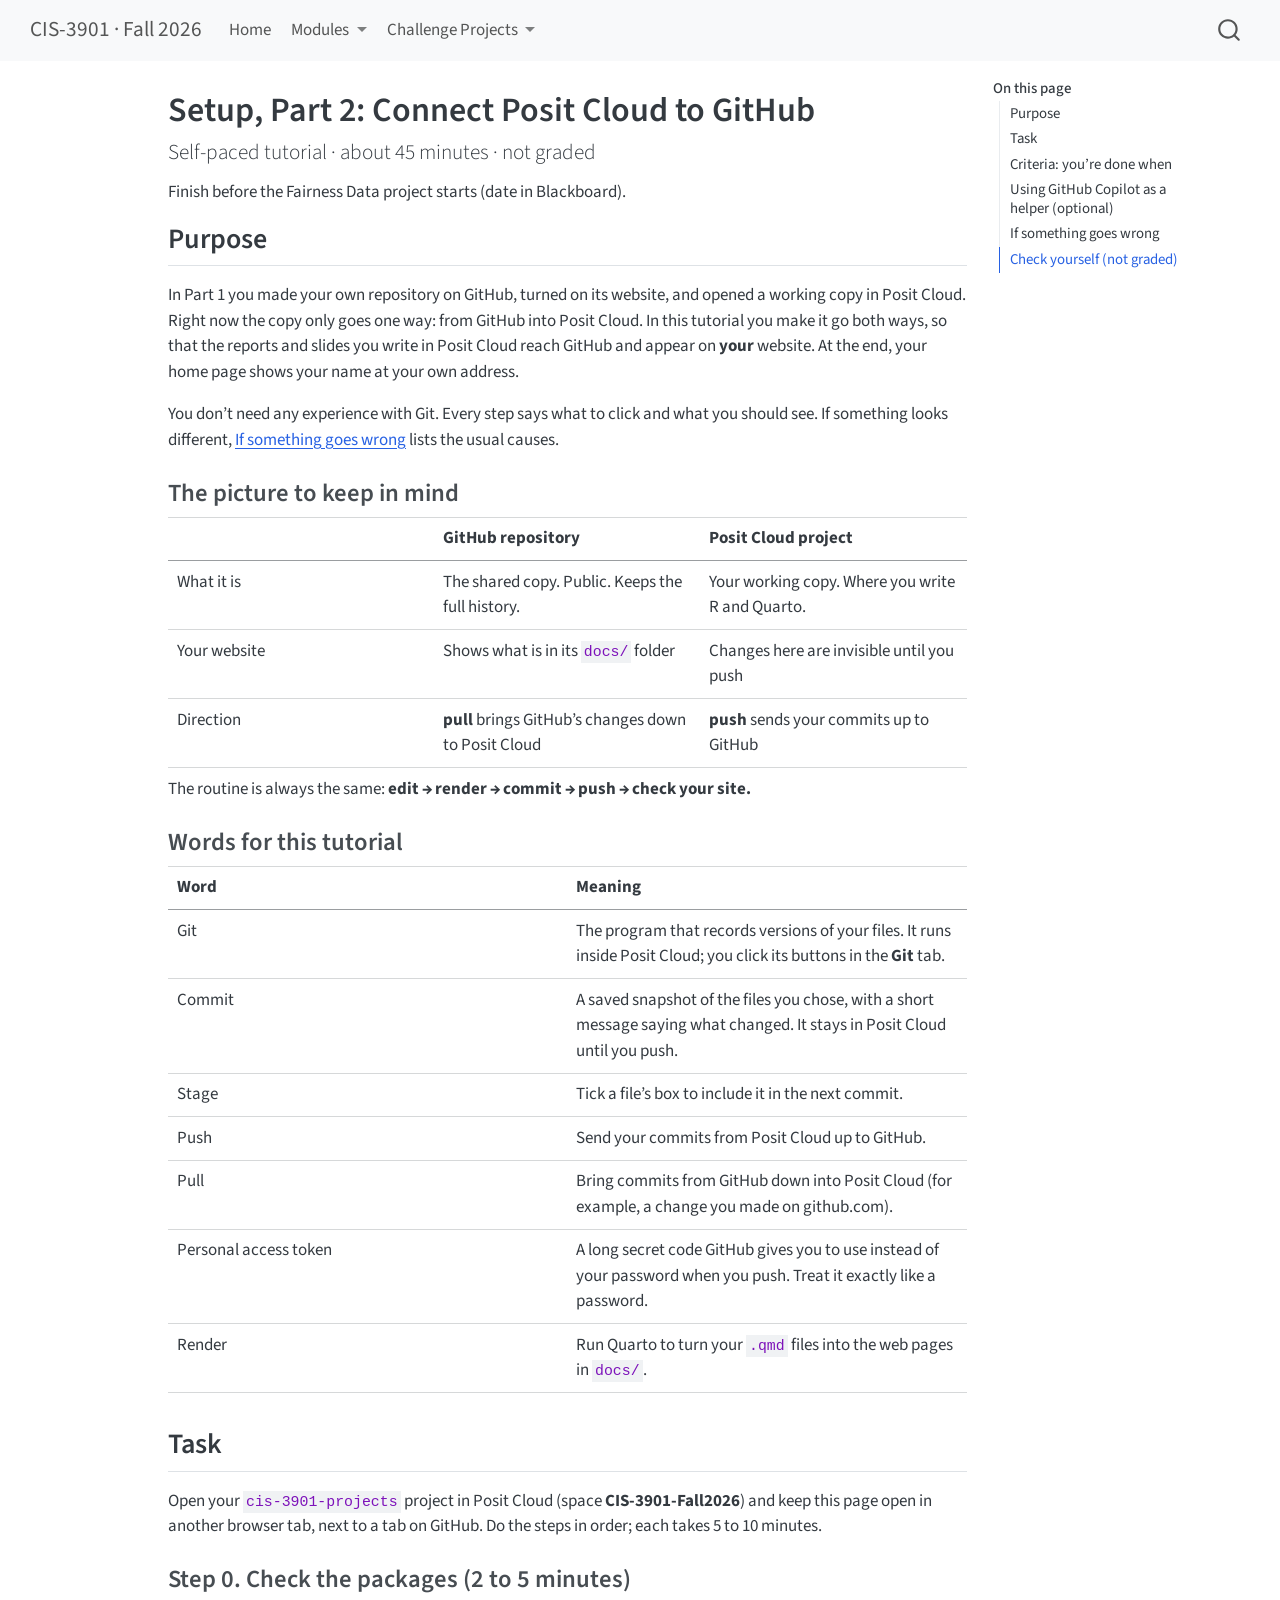
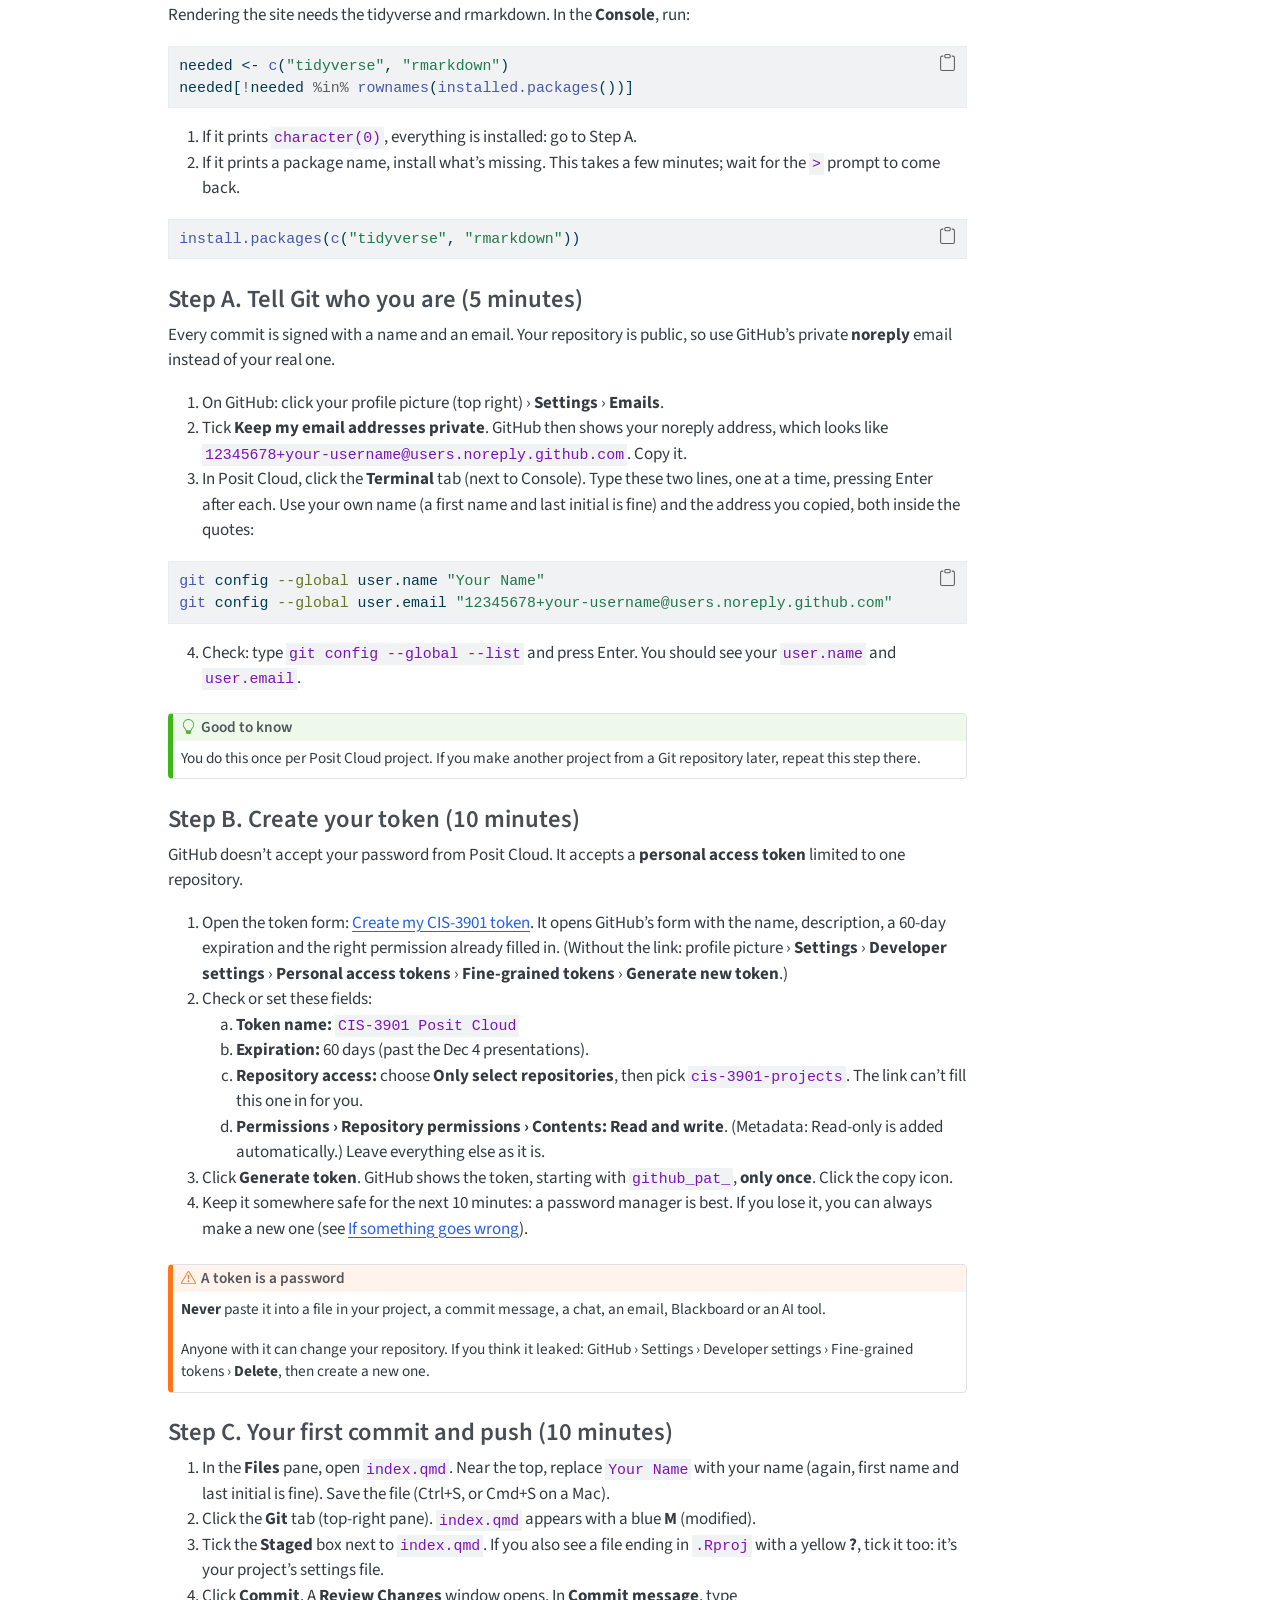
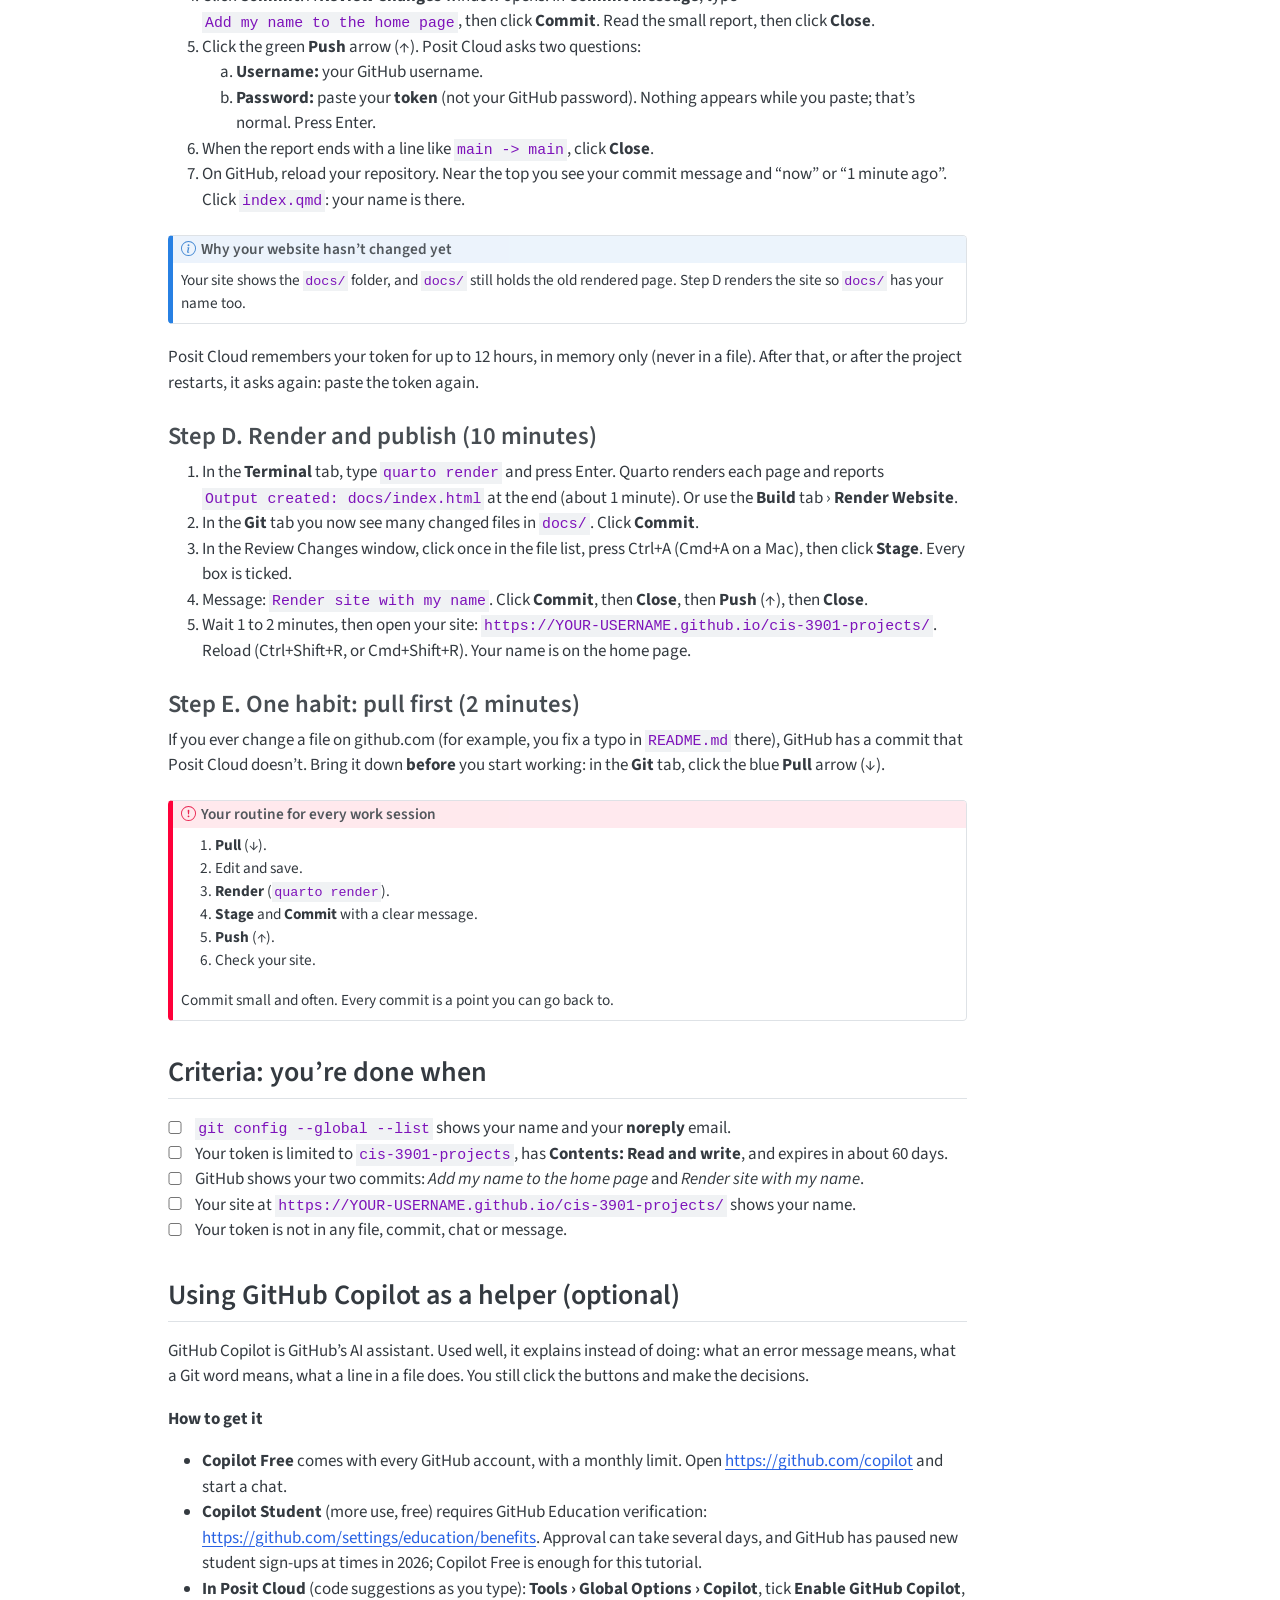
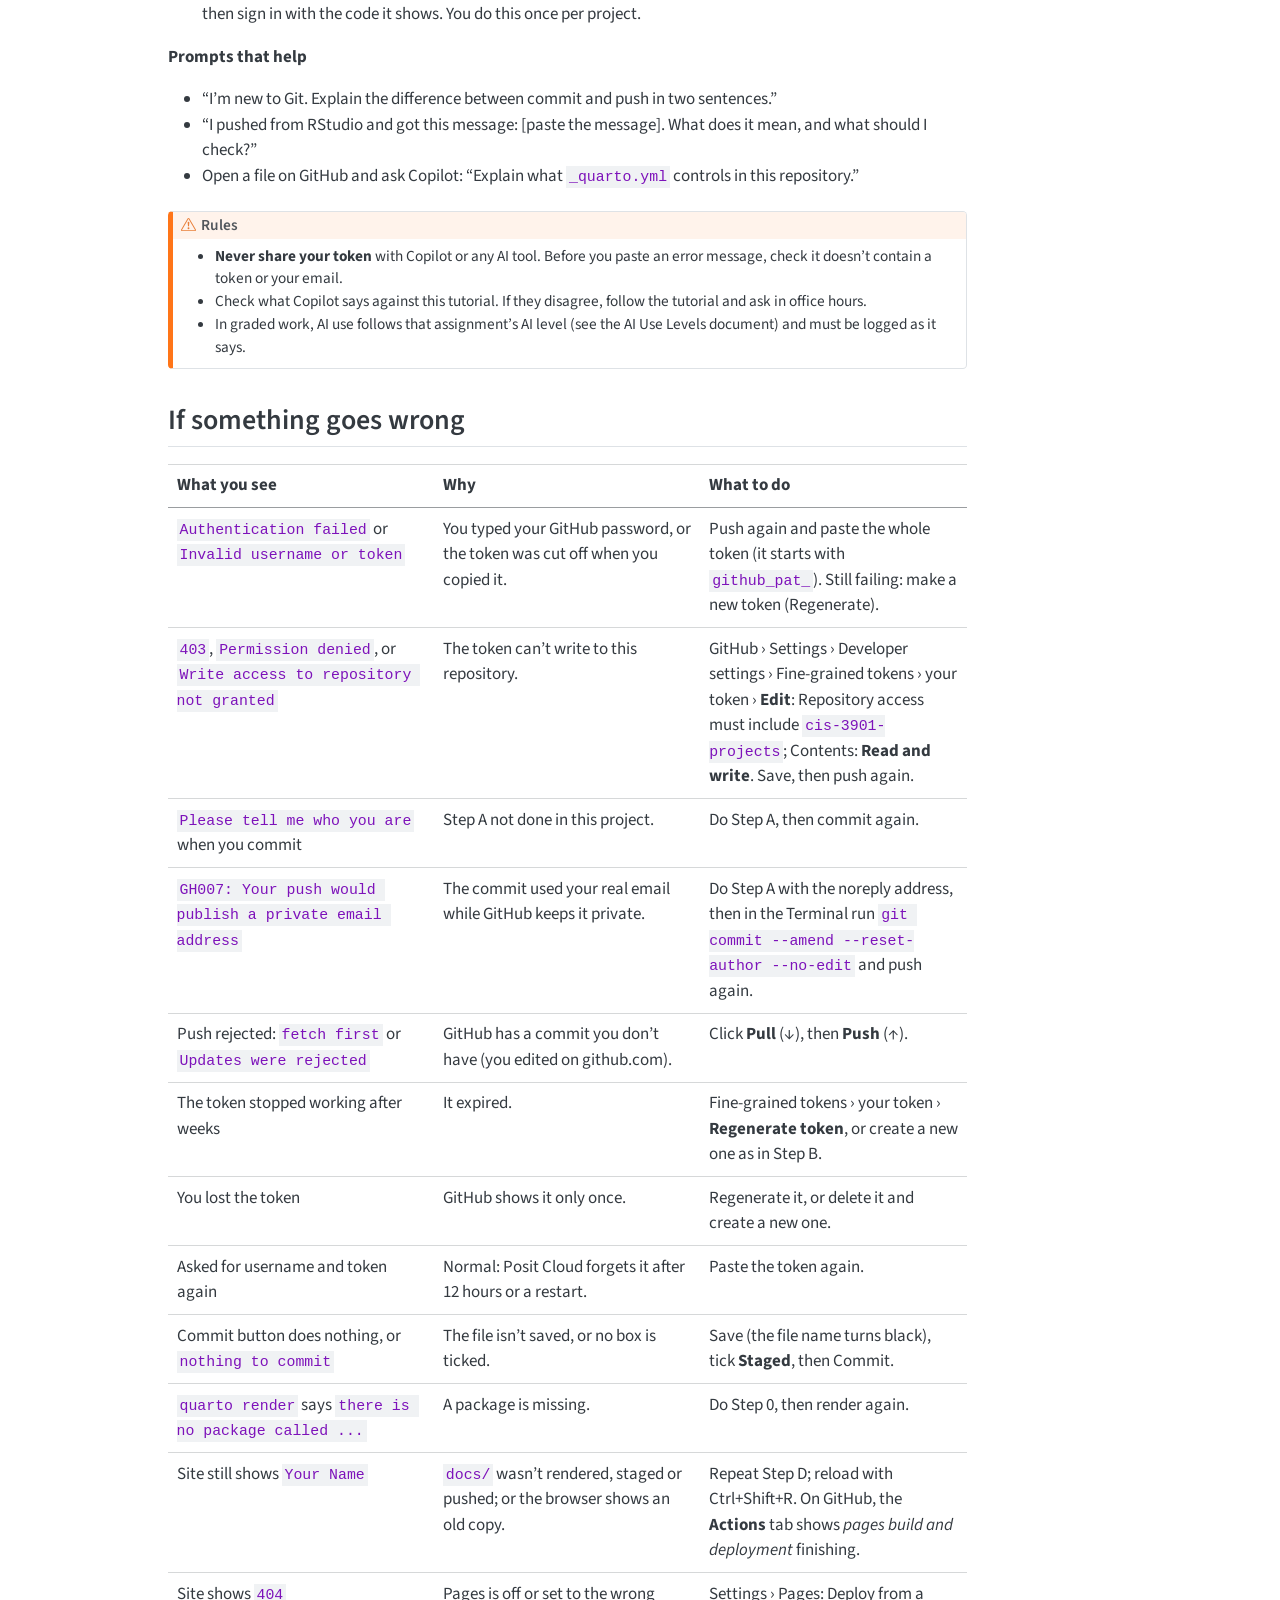
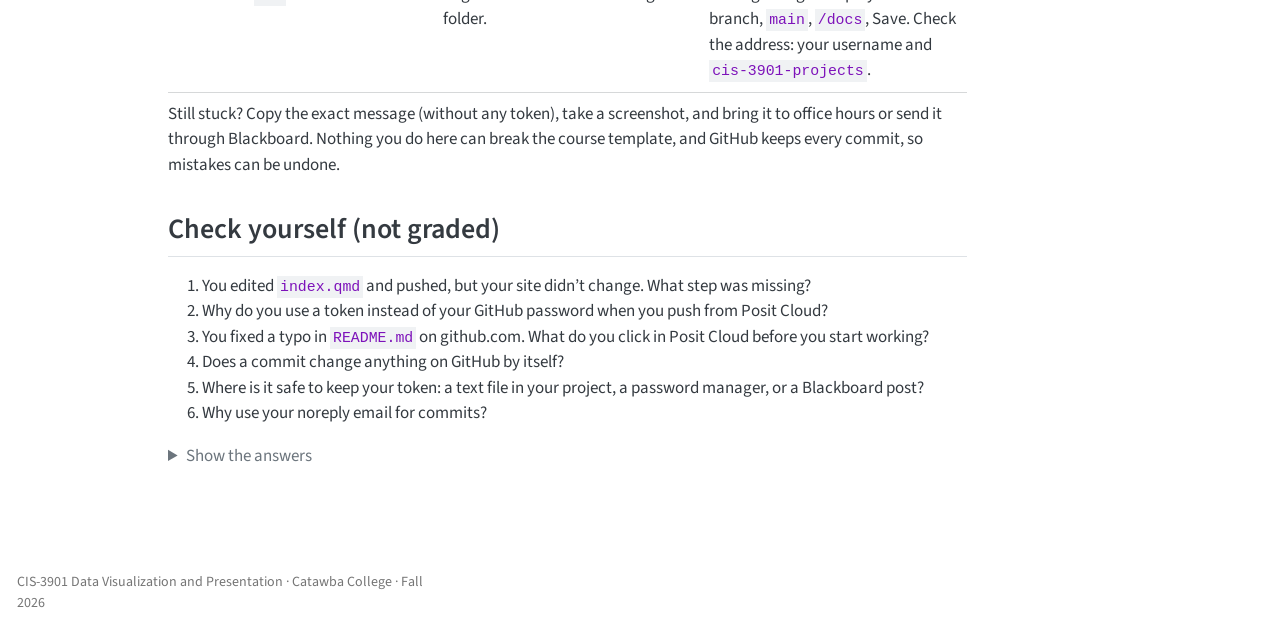
<file: docs/module-10/setup-part2.html>
<!DOCTYPE html>
<html xmlns="http://www.w3.org/1999/xhtml" lang="en-US" xml:lang="en-US"><head>

<meta charset="utf-8">
<meta name="generator" content="quarto-1.9.38">

<meta name="viewport" content="width=device-width, initial-scale=1.0, user-scalable=yes">

<meta name="description" content="Finish before the Fairness Data project starts (date in Blackboard).">

<title>Setup, Part 2: Connect Posit Cloud to GitHub – CIS-3901 · Fall 2026</title>
<style>
/* Default styles provided by pandoc.
** See https://pandoc.org/MANUAL.html#variables-for-html for config info.
*/
code{white-space: pre-wrap;}
span.smallcaps{font-variant: small-caps;}
div.columns{display: flex; gap: min(4vw, 1.5em);}
div.column{flex: auto; overflow-x: auto;}
div.hanging-indent{margin-left: 1.5em; text-indent: -1.5em;}
ul.task-list{list-style: none;}
ul.task-list li input[type="checkbox"] {
  width: 0.8em;
  margin: 0 0.8em 0.2em -1em; /* quarto-specific, see https://github.com/quarto-dev/quarto-cli/issues/4556 */ 
  vertical-align: middle;
}
/* CSS for syntax highlighting */
html { -webkit-text-size-adjust: 100%; }
pre > code.sourceCode { white-space: pre; position: relative; }
pre > code.sourceCode > span { display: inline-block; line-height: 1.25; }
pre > code.sourceCode > span:empty { height: 1.2em; }
.sourceCode { overflow: visible; }
code.sourceCode > span { color: inherit; text-decoration: inherit; }
div.sourceCode { margin: 1em 0; }
pre.sourceCode { margin: 0; }
@media screen {
div.sourceCode { overflow: auto; }
}
@media print {
pre > code.sourceCode { white-space: pre-wrap; }
pre > code.sourceCode > span { text-indent: -5em; padding-left: 5em; }
}
pre.numberSource code
  { counter-reset: source-line 0; }
pre.numberSource code > span
  { position: relative; left: -4em; counter-increment: source-line; }
pre.numberSource code > span > a:first-child::before
  { content: counter(source-line);
    position: relative; left: -1em; text-align: right; vertical-align: baseline;
    border: none; display: inline-block;
    -webkit-touch-callout: none; -webkit-user-select: none;
    -khtml-user-select: none; -moz-user-select: none;
    -ms-user-select: none; user-select: none;
    padding: 0 4px; width: 4em;
  }
pre.numberSource { margin-left: 3em;  padding-left: 4px; }
div.sourceCode
  {   }
@media screen {
pre > code.sourceCode > span > a:first-child::before { text-decoration: underline; }
}
</style>


<script src="../site_libs/quarto-nav/quarto-nav.js"></script>
<script src="../site_libs/quarto-nav/headroom.min.js"></script>
<script src="../site_libs/clipboard/clipboard.min.js"></script>
<script src="../site_libs/quarto-search/autocomplete.umd.js"></script>
<script src="../site_libs/quarto-search/fuse.min.js"></script>
<script src="../site_libs/quarto-search/quarto-search.js"></script>
<meta name="quarto:offset" content="../">
<script src="../site_libs/quarto-html/quarto.js" type="module"></script>
<script src="../site_libs/quarto-html/tabsets/tabsets.js" type="module"></script>
<script src="../site_libs/quarto-html/popper.min.js"></script>
<script src="../site_libs/quarto-html/tippy.umd.min.js"></script>
<script src="../site_libs/quarto-html/anchor.min.js"></script>
<link href="../site_libs/quarto-html/tippy.css" rel="stylesheet">
<link href="../site_libs/quarto-html/quarto-syntax-highlighting-15634bcf2e68342d4ad2dfa704d543f6.css" rel="stylesheet" id="quarto-text-highlighting-styles">
<script src="../site_libs/bootstrap/bootstrap.min.js"></script>
<link href="../site_libs/bootstrap/bootstrap-icons.css" rel="stylesheet">
<link href="../site_libs/bootstrap/bootstrap-6388ad00bb6ecaefa25b9a98db1edf18.min.css" rel="stylesheet" append-hash="true" id="quarto-bootstrap" data-mode="light">
<script id="quarto-search-options" type="application/json">{
  "location": "navbar",
  "copy-button": false,
  "collapse-after": 3,
  "panel-placement": "end",
  "type": "overlay",
  "limit": 50,
  "keyboard-shortcut": [
    "f",
    "/",
    "s"
  ],
  "show-item-context": false,
  "language": {
    "search-no-results-text": "No results",
    "search-matching-documents-text": "matching documents",
    "search-copy-link-title": "Copy link to search",
    "search-hide-matches-text": "Hide additional matches",
    "search-more-match-text": "more match in this document",
    "search-more-matches-text": "more matches in this document",
    "search-clear-button-title": "Clear",
    "search-text-placeholder": "",
    "search-detached-cancel-button-title": "Cancel",
    "search-submit-button-title": "Submit",
    "search-label": "Search"
  }
}</script>


</head>

<body class="nav-fixed quarto-light">

<div id="quarto-search-results"></div>
  <header id="quarto-header" class="headroom fixed-top">
    <nav class="navbar navbar-expand-lg " data-bs-theme="dark">
      <div class="navbar-container container-fluid">
      <div class="navbar-brand-container mx-auto">
    <a class="navbar-brand" href="../index.html">
    <span class="navbar-title">CIS-3901 · Fall 2026</span>
    </a>
  </div>
            <div id="quarto-search" class="" title="Search"></div>
          <button class="navbar-toggler" type="button" data-bs-toggle="collapse" data-bs-target="#navbarCollapse" aria-controls="navbarCollapse" role="menu" aria-expanded="false" aria-label="Toggle navigation" onclick="if (window.quartoToggleHeadroom) { window.quartoToggleHeadroom(); }">
  <span class="navbar-toggler-icon"></span>
</button>
          <div class="collapse navbar-collapse" id="navbarCollapse">
            <ul class="navbar-nav navbar-nav-scroll me-auto">
  <li class="nav-item">
    <a class="nav-link" href="../index.html"> 
<span class="menu-text">Home</span></a>
  </li>  
  <li class="nav-item dropdown ">
    <a class="nav-link dropdown-toggle" href="#" id="nav-menu-modules" role="link" data-bs-toggle="dropdown" aria-expanded="false">
 <span class="menu-text">Modules</span>
    </a>
    <ul class="dropdown-menu" aria-labelledby="nav-menu-modules">    
        <li>
    <a class="dropdown-item" href="../module-10/index.html">
 <span class="dropdown-text">Module 10: Tidy Data and Project Setup</span></a>
  </li>  
        <li>
    <a class="dropdown-item" href="../module-11/index.html">
 <span class="dropdown-text">Module 11: Grammar of Graphics I</span></a>
  </li>  
        <li>
    <a class="dropdown-item" href="../module-12/index.html">
 <span class="dropdown-text">Module 12: Grammar of Graphics II</span></a>
  </li>  
        <li>
    <a class="dropdown-item" href="../module-13/index.html">
 <span class="dropdown-text">Module 13: Grammar of Graphics III</span></a>
  </li>  
    </ul>
  </li>
  <li class="nav-item dropdown ">
    <a class="nav-link dropdown-toggle" href="#" id="nav-menu-challenge-projects" role="link" data-bs-toggle="dropdown" aria-expanded="false">
 <span class="menu-text">Challenge Projects</span>
    </a>
    <ul class="dropdown-menu" aria-labelledby="nav-menu-challenge-projects">    
        <li>
    <a class="dropdown-item" href="../challenge-projects/index.html">
 <span class="dropdown-text">Overview</span></a>
  </li>  
        <li>
    <a class="dropdown-item" href="../challenge-projects/fairness-data.html">
 <span class="dropdown-text">Challenge Project: Fairness Data</span></a>
  </li>  
        <li>
    <a class="dropdown-item" href="../challenge-projects/sports-data.html">
 <span class="dropdown-text">Challenge Project: Sports Data</span></a>
  </li>  
    </ul>
  </li>
</ul>
          </div> <!-- /navcollapse -->
            <div class="quarto-navbar-tools">
</div>
      </div> <!-- /container-fluid -->
    </nav>
</header>
<!-- content -->
<div id="quarto-content" class="quarto-container page-columns page-rows-contents page-layout-article page-navbar">
<!-- sidebar -->
<!-- margin-sidebar -->
    <div id="quarto-margin-sidebar" class="sidebar margin-sidebar">
        <nav id="TOC" role="doc-toc" class="toc-active">
    <h2 id="toc-title">On this page</h2>
   
  <ul class="collapse">
  <li><a href="#purpose" id="toc-purpose" class="nav-link active" data-scroll-target="#purpose">Purpose</a></li>
  <li><a href="#task" id="toc-task" class="nav-link" data-scroll-target="#task">Task</a></li>
  <li><a href="#criteria-youre-done-when" id="toc-criteria-youre-done-when" class="nav-link" data-scroll-target="#criteria-youre-done-when">Criteria: you’re done when</a></li>
  <li><a href="#using-github-copilot-as-a-helper-optional" id="toc-using-github-copilot-as-a-helper-optional" class="nav-link" data-scroll-target="#using-github-copilot-as-a-helper-optional">Using GitHub Copilot as a helper (optional)</a></li>
  <li><a href="#if-something-goes-wrong" id="toc-if-something-goes-wrong" class="nav-link" data-scroll-target="#if-something-goes-wrong">If something goes wrong</a></li>
  <li><a href="#check-yourself-not-graded" id="toc-check-yourself-not-graded" class="nav-link" data-scroll-target="#check-yourself-not-graded">Check yourself (not graded)</a></li>
  </ul>
</nav>
    </div>
<!-- main -->
<main class="content" id="quarto-document-content">

<header id="title-block-header" class="quarto-title-block default">
<div class="quarto-title">
<h1 class="title">Setup, Part 2: Connect Posit Cloud to GitHub</h1>
<p class="subtitle lead">Self-paced tutorial · about 45 minutes · not graded</p>
</div>

<div>
  <div class="description">
    Finish before the Fairness Data project starts (date in Blackboard).
  </div>
</div>


<div class="quarto-title-meta">

    
  
    
  </div>
  


</header>


<section id="purpose" class="level2">
<h2 class="anchored" data-anchor-id="purpose">Purpose</h2>
<p>In Part 1 you made your own repository on GitHub, turned on its website, and opened a working copy in Posit Cloud. Right now the copy only goes one way: from GitHub into Posit Cloud. In this tutorial you make it go both ways, so that the reports and slides you write in Posit Cloud reach GitHub and appear on <strong>your</strong> website. At the end, your home page shows your name at your own address.</p>
<p>You don’t need any experience with Git. Every step says what to click and what you should see. If something looks different, <a href="#if-something-goes-wrong">If something goes wrong</a> lists the usual causes.</p>
<section id="the-picture-to-keep-in-mind" class="level3">
<h3 class="anchored" data-anchor-id="the-picture-to-keep-in-mind">The picture to keep in mind</h3>
<table class="caption-top table">
<colgroup>
<col style="width: 33%">
<col style="width: 33%">
<col style="width: 33%">
</colgroup>
<thead>
<tr class="header">
<th></th>
<th>GitHub repository</th>
<th>Posit Cloud project</th>
</tr>
</thead>
<tbody>
<tr class="odd">
<td>What it is</td>
<td>The shared copy. Public. Keeps the full history.</td>
<td>Your working copy. Where you write R and Quarto.</td>
</tr>
<tr class="even">
<td>Your website</td>
<td>Shows what is in its <code>docs/</code> folder</td>
<td>Changes here are invisible until you push</td>
</tr>
<tr class="odd">
<td>Direction</td>
<td><strong>pull</strong> brings GitHub’s changes down to Posit Cloud</td>
<td><strong>push</strong> sends your commits up to GitHub</td>
</tr>
</tbody>
</table>
<p>The routine is always the same: <strong>edit → render → commit → push → check your site.</strong></p>
</section>
<section id="words-for-this-tutorial" class="level3">
<h3 class="anchored" data-anchor-id="words-for-this-tutorial">Words for this tutorial</h3>
<table class="caption-top table">
<colgroup>
<col style="width: 50%">
<col style="width: 50%">
</colgroup>
<thead>
<tr class="header">
<th>Word</th>
<th>Meaning</th>
</tr>
</thead>
<tbody>
<tr class="odd">
<td>Git</td>
<td>The program that records versions of your files. It runs inside Posit Cloud; you click its buttons in the <strong>Git</strong> tab.</td>
</tr>
<tr class="even">
<td>Commit</td>
<td>A saved snapshot of the files you chose, with a short message saying what changed. It stays in Posit Cloud until you push.</td>
</tr>
<tr class="odd">
<td>Stage</td>
<td>Tick a file’s box to include it in the next commit.</td>
</tr>
<tr class="even">
<td>Push</td>
<td>Send your commits from Posit Cloud up to GitHub.</td>
</tr>
<tr class="odd">
<td>Pull</td>
<td>Bring commits from GitHub down into Posit Cloud (for example, a change you made on github.com).</td>
</tr>
<tr class="even">
<td>Personal access token</td>
<td>A long secret code GitHub gives you to use instead of your password when you push. Treat it exactly like a password.</td>
</tr>
<tr class="odd">
<td>Render</td>
<td>Run Quarto to turn your <code>.qmd</code> files into the web pages in <code>docs/</code>.</td>
</tr>
</tbody>
</table>
</section>
</section>
<section id="task" class="level2">
<h2 class="anchored" data-anchor-id="task">Task</h2>
<p>Open your <code>cis-3901-projects</code> project in Posit Cloud (space <strong>CIS-3901-Fall2026</strong>) and keep this page open in another browser tab, next to a tab on GitHub. Do the steps in order; each takes 5 to 10 minutes.</p>
<section id="step-0.-check-the-packages-2-to-5-minutes" class="level3">
<h3 class="anchored" data-anchor-id="step-0.-check-the-packages-2-to-5-minutes">Step 0. Check the packages (2 to 5 minutes)</h3>
<p>Rendering the site needs the tidyverse and rmarkdown. In the <strong>Console</strong>, run:</p>
<div class="code-copy-outer-scaffold"><div class="sourceCode" id="cb1"><pre class="sourceCode r code-with-copy"><code class="sourceCode r"><span id="cb1-1"><a href="#cb1-1" aria-hidden="true" tabindex="-1"></a>needed <span class="ot">&lt;-</span> <span class="fu">c</span>(<span class="st">"tidyverse"</span>, <span class="st">"rmarkdown"</span>)</span>
<span id="cb1-2"><a href="#cb1-2" aria-hidden="true" tabindex="-1"></a>needed[<span class="sc">!</span>needed <span class="sc">%in%</span> <span class="fu">rownames</span>(<span class="fu">installed.packages</span>())]</span></code></pre></div><button title="Copy to Clipboard" class="code-copy-button"><i class="bi"></i></button></div>
<ol type="1">
<li>If it prints <code>character(0)</code>, everything is installed: go to Step A.</li>
<li>If it prints a package name, install what’s missing. This takes a few minutes; wait for the <code>&gt;</code> prompt to come back.</li>
</ol>
<div class="code-copy-outer-scaffold"><div class="sourceCode" id="cb2"><pre class="sourceCode r code-with-copy"><code class="sourceCode r"><span id="cb2-1"><a href="#cb2-1" aria-hidden="true" tabindex="-1"></a><span class="fu">install.packages</span>(<span class="fu">c</span>(<span class="st">"tidyverse"</span>, <span class="st">"rmarkdown"</span>))</span></code></pre></div><button title="Copy to Clipboard" class="code-copy-button"><i class="bi"></i></button></div>
</section>
<section id="step-a.-tell-git-who-you-are-5-minutes" class="level3">
<h3 class="anchored" data-anchor-id="step-a.-tell-git-who-you-are-5-minutes">Step A. Tell Git who you are (5 minutes)</h3>
<p>Every commit is signed with a name and an email. Your repository is public, so use GitHub’s private <strong>noreply</strong> email instead of your real one.</p>
<ol type="1">
<li>On GitHub: click your profile picture (top right) › <strong>Settings</strong> › <strong>Emails</strong>.</li>
<li>Tick <strong>Keep my email addresses private</strong>. GitHub then shows your noreply address, which looks like <code>12345678+your-username@users.noreply.github.com</code>. Copy it.</li>
<li>In Posit Cloud, click the <strong>Terminal</strong> tab (next to Console). Type these two lines, one at a time, pressing Enter after each. Use your own name (a first name and last initial is fine) and the address you copied, both inside the quotes:</li>
</ol>
<div class="code-copy-outer-scaffold"><div class="sourceCode" id="cb3"><pre class="sourceCode bash code-with-copy"><code class="sourceCode bash"><span id="cb3-1"><a href="#cb3-1" aria-hidden="true" tabindex="-1"></a><span class="fu">git</span> config <span class="at">--global</span> user.name <span class="st">"Your Name"</span></span>
<span id="cb3-2"><a href="#cb3-2" aria-hidden="true" tabindex="-1"></a><span class="fu">git</span> config <span class="at">--global</span> user.email <span class="st">"12345678+your-username@users.noreply.github.com"</span></span></code></pre></div><button title="Copy to Clipboard" class="code-copy-button"><i class="bi"></i></button></div>
<ol start="4" type="1">
<li>Check: type <code>git config --global --list</code> and press Enter. You should see your <code>user.name</code> and <code>user.email</code>.</li>
</ol>
<div class="callout callout-style-default callout-tip callout-titled">
<div class="callout-header d-flex align-content-center">
<div class="callout-icon-container">
<i class="callout-icon"></i>
</div>
<div class="callout-title-container flex-fill">
<span class="screen-reader-only">Tip</span>Good to know
</div>
</div>
<div class="callout-body-container callout-body">
<p>You do this once per Posit Cloud project. If you make another project from a Git repository later, repeat this step there.</p>
</div>
</div>
</section>
<section id="step-b.-create-your-token-10-minutes" class="level3">
<h3 class="anchored" data-anchor-id="step-b.-create-your-token-10-minutes">Step B. Create your token (10 minutes)</h3>
<p>GitHub doesn’t accept your password from Posit Cloud. It accepts a <strong>personal access token</strong> limited to one repository.</p>
<ol type="1">
<li>Open the token form: <strong><a href="https://github.com/settings/personal-access-tokens/new?name=CIS-3901+Posit+Cloud&amp;description=Push+from+Posit+Cloud+to+my+cis-3901-projects+repository&amp;expires_in=60&amp;contents=write">Create my CIS-3901 token</a></strong>. It opens GitHub’s form with the name, description, a 60-day expiration and the right permission already filled in. (Without the link: profile picture › <strong>Settings</strong> › <strong>Developer settings</strong> › <strong>Personal access tokens</strong> › <strong>Fine-grained tokens</strong> › <strong>Generate new token</strong>.)</li>
<li>Check or set these fields:
<ol type="a">
<li><strong>Token name:</strong> <code>CIS-3901 Posit Cloud</code></li>
<li><strong>Expiration:</strong> 60 days (past the Dec 4 presentations).</li>
<li><strong>Repository access:</strong> choose <strong>Only select repositories</strong>, then pick <code>cis-3901-projects</code>. The link can’t fill this one in for you.</li>
<li><strong>Permissions › Repository permissions › Contents:</strong> <strong>Read and write</strong>. (Metadata: Read-only is added automatically.) Leave everything else as it is.</li>
</ol></li>
<li>Click <strong>Generate token</strong>. GitHub shows the token, starting with <code>github_pat_</code>, <strong>only once</strong>. Click the copy icon.</li>
<li>Keep it somewhere safe for the next 10 minutes: a password manager is best. If you lose it, you can always make a new one (see <a href="#if-something-goes-wrong">If something goes wrong</a>).</li>
</ol>
<div class="callout callout-style-default callout-warning callout-titled">
<div class="callout-header d-flex align-content-center">
<div class="callout-icon-container">
<i class="callout-icon"></i>
</div>
<div class="callout-title-container flex-fill">
<span class="screen-reader-only">Warning</span>A token is a password
</div>
</div>
<div class="callout-body-container callout-body">
<p><strong>Never</strong> paste it into a file in your project, a commit message, a chat, an email, Blackboard or an AI tool.</p>
<p>Anyone with it can change your repository. If you think it leaked: GitHub › Settings › Developer settings › Fine-grained tokens › <strong>Delete</strong>, then create a new one.</p>
</div>
</div>
</section>
<section id="step-c.-your-first-commit-and-push-10-minutes" class="level3">
<h3 class="anchored" data-anchor-id="step-c.-your-first-commit-and-push-10-minutes">Step C. Your first commit and push (10 minutes)</h3>
<ol type="1">
<li>In the <strong>Files</strong> pane, open <code>index.qmd</code>. Near the top, replace <code>Your Name</code> with your name (again, first name and last initial is fine). Save the file (Ctrl+S, or Cmd+S on a Mac).</li>
<li>Click the <strong>Git</strong> tab (top-right pane). <code>index.qmd</code> appears with a blue <strong>M</strong> (modified).</li>
<li>Tick the <strong>Staged</strong> box next to <code>index.qmd</code>. If you also see a file ending in <code>.Rproj</code> with a yellow <strong>?</strong>, tick it too: it’s your project’s settings file.</li>
<li>Click <strong>Commit</strong>. A <strong>Review Changes</strong> window opens. In <strong>Commit message</strong>, type <code>Add my name to the home page</code>, then click <strong>Commit</strong>. Read the small report, then click <strong>Close</strong>.</li>
<li>Click the green <strong>Push</strong> arrow (↑). Posit Cloud asks two questions:
<ol type="a">
<li><strong>Username:</strong> your GitHub username.</li>
<li><strong>Password:</strong> paste your <strong>token</strong> (not your GitHub password). Nothing appears while you paste; that’s normal. Press Enter.</li>
</ol></li>
<li>When the report ends with a line like <code>main -&gt; main</code>, click <strong>Close</strong>.</li>
<li>On GitHub, reload your repository. Near the top you see your commit message and “now” or “1 minute ago”. Click <code>index.qmd</code>: your name is there.</li>
</ol>
<div class="callout callout-style-default callout-note callout-titled">
<div class="callout-header d-flex align-content-center">
<div class="callout-icon-container">
<i class="callout-icon"></i>
</div>
<div class="callout-title-container flex-fill">
<span class="screen-reader-only">Note</span>Why your website hasn’t changed yet
</div>
</div>
<div class="callout-body-container callout-body">
<p>Your site shows the <code>docs/</code> folder, and <code>docs/</code> still holds the old rendered page. Step D renders the site so <code>docs/</code> has your name too.</p>
</div>
</div>
<p>Posit Cloud remembers your token for up to 12 hours, in memory only (never in a file). After that, or after the project restarts, it asks again: paste the token again.</p>
</section>
<section id="step-d.-render-and-publish-10-minutes" class="level3">
<h3 class="anchored" data-anchor-id="step-d.-render-and-publish-10-minutes">Step D. Render and publish (10 minutes)</h3>
<ol type="1">
<li>In the <strong>Terminal</strong> tab, type <code>quarto render</code> and press Enter. Quarto renders each page and reports <code>Output created: docs/index.html</code> at the end (about 1 minute). Or use the <strong>Build</strong> tab › <strong>Render Website</strong>.</li>
<li>In the <strong>Git</strong> tab you now see many changed files in <code>docs/</code>. Click <strong>Commit</strong>.</li>
<li>In the Review Changes window, click once in the file list, press Ctrl+A (Cmd+A on a Mac), then click <strong>Stage</strong>. Every box is ticked.</li>
<li>Message: <code>Render site with my name</code>. Click <strong>Commit</strong>, then <strong>Close</strong>, then <strong>Push</strong> (↑), then <strong>Close</strong>.</li>
<li>Wait 1 to 2 minutes, then open your site: <code>https://YOUR-USERNAME.github.io/cis-3901-projects/</code>. Reload (Ctrl+Shift+R, or Cmd+Shift+R). Your name is on the home page.</li>
</ol>
</section>
<section id="step-e.-one-habit-pull-first-2-minutes" class="level3">
<h3 class="anchored" data-anchor-id="step-e.-one-habit-pull-first-2-minutes">Step E. One habit: pull first (2 minutes)</h3>
<p>If you ever change a file on github.com (for example, you fix a typo in <code>README.md</code> there), GitHub has a commit that Posit Cloud doesn’t. Bring it down <strong>before</strong> you start working: in the <strong>Git</strong> tab, click the blue <strong>Pull</strong> arrow (↓).</p>
<div class="callout callout-style-default callout-important callout-titled">
<div class="callout-header d-flex align-content-center">
<div class="callout-icon-container">
<i class="callout-icon"></i>
</div>
<div class="callout-title-container flex-fill">
<span class="screen-reader-only">Important</span>Your routine for every work session
</div>
</div>
<div class="callout-body-container callout-body">
<ol type="1">
<li><strong>Pull</strong> (↓).</li>
<li>Edit and save.</li>
<li><strong>Render</strong> (<code>quarto render</code>).</li>
<li><strong>Stage</strong> and <strong>Commit</strong> with a clear message.</li>
<li><strong>Push</strong> (↑).</li>
<li>Check your site.</li>
</ol>
<p>Commit small and often. Every commit is a point you can go back to.</p>
</div>
</div>
</section>
</section>
<section id="criteria-youre-done-when" class="level2">
<h2 class="anchored" data-anchor-id="criteria-youre-done-when">Criteria: you’re done when</h2>
<ul class="task-list">
<li><label><input type="checkbox"><code>git config --global --list</code> shows your name and your <strong>noreply</strong> email.</label></li>
<li><label><input type="checkbox">Your token is limited to <code>cis-3901-projects</code>, has <strong>Contents: Read and write</strong>, and expires in about 60 days.</label></li>
<li><label><input type="checkbox">GitHub shows your two commits: <em>Add my name to the home page</em> and <em>Render site with my name</em>.</label></li>
<li><label><input type="checkbox">Your site at <code>https://YOUR-USERNAME.github.io/cis-3901-projects/</code> shows your name.</label></li>
<li><label><input type="checkbox">Your token is not in any file, commit, chat or message.</label></li>
</ul>
</section>
<section id="using-github-copilot-as-a-helper-optional" class="level2">
<h2 class="anchored" data-anchor-id="using-github-copilot-as-a-helper-optional">Using GitHub Copilot as a helper (optional)</h2>
<p>GitHub Copilot is GitHub’s AI assistant. Used well, it explains instead of doing: what an error message means, what a Git word means, what a line in a file does. You still click the buttons and make the decisions.</p>
<p><strong>How to get it</strong></p>
<ul>
<li><strong>Copilot Free</strong> comes with every GitHub account, with a monthly limit. Open <a href="https://github.com/copilot" class="uri">https://github.com/copilot</a> and start a chat.</li>
<li><strong>Copilot Student</strong> (more use, free) requires GitHub Education verification: <a href="https://github.com/settings/education/benefits" class="uri">https://github.com/settings/education/benefits</a>. Approval can take several days, and GitHub has paused new student sign-ups at times in 2026; Copilot Free is enough for this tutorial.</li>
<li><strong>In Posit Cloud</strong> (code suggestions as you type): <strong>Tools › Global Options › Copilot</strong>, tick <strong>Enable GitHub Copilot</strong>, then sign in with the code it shows. You do this once per project.</li>
</ul>
<p><strong>Prompts that help</strong></p>
<ul>
<li>“I’m new to Git. Explain the difference between commit and push in two sentences.”</li>
<li>“I pushed from RStudio and got this message: [paste the message]. What does it mean, and what should I check?”</li>
<li>Open a file on GitHub and ask Copilot: “Explain what <code>_quarto.yml</code> controls in this repository.”</li>
</ul>
<div class="callout callout-style-default callout-warning callout-titled">
<div class="callout-header d-flex align-content-center">
<div class="callout-icon-container">
<i class="callout-icon"></i>
</div>
<div class="callout-title-container flex-fill">
<span class="screen-reader-only">Warning</span>Rules
</div>
</div>
<div class="callout-body-container callout-body">
<ul>
<li><strong>Never share your token</strong> with Copilot or any AI tool. Before you paste an error message, check it doesn’t contain a token or your email.</li>
<li>Check what Copilot says against this tutorial. If they disagree, follow the tutorial and ask in office hours.</li>
<li>In graded work, AI use follows that assignment’s AI level (see the AI Use Levels document) and must be logged as it says.</li>
</ul>
</div>
</div>
</section>
<section id="if-something-goes-wrong" class="level2">
<h2 class="anchored" data-anchor-id="if-something-goes-wrong">If something goes wrong</h2>
<table class="caption-top table">
<colgroup>
<col style="width: 33%">
<col style="width: 33%">
<col style="width: 33%">
</colgroup>
<thead>
<tr class="header">
<th>What you see</th>
<th>Why</th>
<th>What to do</th>
</tr>
</thead>
<tbody>
<tr class="odd">
<td><code>Authentication failed</code> or <code>Invalid username or token</code></td>
<td>You typed your GitHub password, or the token was cut off when you copied it.</td>
<td>Push again and paste the whole token (it starts with <code>github_pat_</code>). Still failing: make a new token (Regenerate).</td>
</tr>
<tr class="even">
<td><code>403</code>, <code>Permission denied</code>, or <code>Write access to repository not granted</code></td>
<td>The token can’t write to this repository.</td>
<td>GitHub › Settings › Developer settings › Fine-grained tokens › your token › <strong>Edit</strong>: Repository access must include <code>cis-3901-projects</code>; Contents: <strong>Read and write</strong>. Save, then push again.</td>
</tr>
<tr class="odd">
<td><code>Please tell me who you are</code> when you commit</td>
<td>Step A not done in this project.</td>
<td>Do Step A, then commit again.</td>
</tr>
<tr class="even">
<td><code>GH007: Your push would publish a private email address</code></td>
<td>The commit used your real email while GitHub keeps it private.</td>
<td>Do Step A with the noreply address, then in the Terminal run <code>git commit --amend --reset-author --no-edit</code> and push again.</td>
</tr>
<tr class="odd">
<td>Push rejected: <code>fetch first</code> or <code>Updates were rejected</code></td>
<td>GitHub has a commit you don’t have (you edited on github.com).</td>
<td>Click <strong>Pull</strong> (↓), then <strong>Push</strong> (↑).</td>
</tr>
<tr class="even">
<td>The token stopped working after weeks</td>
<td>It expired.</td>
<td>Fine-grained tokens › your token › <strong>Regenerate token</strong>, or create a new one as in Step B.</td>
</tr>
<tr class="odd">
<td>You lost the token</td>
<td>GitHub shows it only once.</td>
<td>Regenerate it, or delete it and create a new one.</td>
</tr>
<tr class="even">
<td>Asked for username and token again</td>
<td>Normal: Posit Cloud forgets it after 12 hours or a restart.</td>
<td>Paste the token again.</td>
</tr>
<tr class="odd">
<td>Commit button does nothing, or <code>nothing to commit</code></td>
<td>The file isn’t saved, or no box is ticked.</td>
<td>Save (the file name turns black), tick <strong>Staged</strong>, then Commit.</td>
</tr>
<tr class="even">
<td><code>quarto render</code> says <code>there is no package called ...</code></td>
<td>A package is missing.</td>
<td>Do Step 0, then render again.</td>
</tr>
<tr class="odd">
<td>Site still shows <code>Your Name</code></td>
<td><code>docs/</code> wasn’t rendered, staged or pushed; or the browser shows an old copy.</td>
<td>Repeat Step D; reload with Ctrl+Shift+R. On GitHub, the <strong>Actions</strong> tab shows <em>pages build and deployment</em> finishing.</td>
</tr>
<tr class="even">
<td>Site shows <code>404</code></td>
<td>Pages is off or set to the wrong folder.</td>
<td>Settings › Pages: Deploy from a branch, <code>main</code>, <code>/docs</code>, Save. Check the address: your username and <code>cis-3901-projects</code>.</td>
</tr>
</tbody>
</table>
<p>Still stuck? Copy the exact message (without any token), take a screenshot, and bring it to office hours or send it through Blackboard. Nothing you do here can break the course template, and GitHub keeps every commit, so mistakes can be undone.</p>
</section>
<section id="check-yourself-not-graded" class="level2">
<h2 class="anchored" data-anchor-id="check-yourself-not-graded">Check yourself (not graded)</h2>
<ol type="1">
<li>You edited <code>index.qmd</code> and pushed, but your site didn’t change. What step was missing?</li>
<li>Why do you use a token instead of your GitHub password when you push from Posit Cloud?</li>
<li>You fixed a typo in <code>README.md</code> on github.com. What do you click in Posit Cloud before you start working?</li>
<li>Does a commit change anything on GitHub by itself?</li>
<li>Where is it safe to keep your token: a text file in your project, a password manager, or a Blackboard post?</li>
<li>Why use your noreply email for commits?</li>
</ol>
<details>
<summary>
Show the answers
</summary>
<ol type="1">
<li>Render (<code>quarto render</code>), then commit and push the changed <code>docs/</code> files.</li>
<li>GitHub doesn’t accept passwords from Git. A token can be limited to one repository and one permission, and it expires.</li>
<li><strong>Pull</strong> (↓).</li>
<li>No: a commit stays in Posit Cloud until you <strong>push</strong>.</li>
<li>A password manager only.</li>
<li>Your repository is public, and every commit shows its email; noreply keeps your real address private.</li>
</ol>
</details>


</section>

</main> <!-- /main -->
<script id="quarto-html-after-body" type="application/javascript">
  window.document.addEventListener("DOMContentLoaded", function (event) {
    const icon = "";
    const anchorJS = new window.AnchorJS();
    anchorJS.options = {
      placement: 'right',
      icon: icon
    };
    anchorJS.add('.anchored');
    const isCodeAnnotation = (el) => {
      for (const clz of el.classList) {
        if (clz.startsWith('code-annotation-')) {                     
          return true;
        }
      }
      return false;
    }
    const onCopySuccess = function(e) {
      // button target
      const button = e.trigger;
      // don't keep focus
      button.blur();
      // flash "checked"
      button.classList.add('code-copy-button-checked');
      var currentTitle = button.getAttribute("title");
      button.setAttribute("title", "Copied!");
      let tooltip;
      if (window.bootstrap) {
        button.setAttribute("data-bs-toggle", "tooltip");
        button.setAttribute("data-bs-placement", "left");
        button.setAttribute("data-bs-title", "Copied!");
        tooltip = new bootstrap.Tooltip(button, 
          { trigger: "manual", 
            customClass: "code-copy-button-tooltip",
            offset: [0, -8]});
        tooltip.show();    
      }
      setTimeout(function() {
        if (tooltip) {
          tooltip.hide();
          button.removeAttribute("data-bs-title");
          button.removeAttribute("data-bs-toggle");
          button.removeAttribute("data-bs-placement");
        }
        button.setAttribute("title", currentTitle);
        button.classList.remove('code-copy-button-checked');
      }, 1000);
      // clear code selection
      e.clearSelection();
    }
    const getTextToCopy = function(trigger) {
      const outerScaffold = trigger.parentElement.cloneNode(true);
      const codeEl = outerScaffold.querySelector('code');
      for (const childEl of codeEl.children) {
        if (isCodeAnnotation(childEl)) {
          childEl.remove();
        }
      }
      return codeEl.innerText;
    }
    const clipboard = new window.ClipboardJS('.code-copy-button:not([data-in-quarto-modal])', {
      text: getTextToCopy
    });
    clipboard.on('success', onCopySuccess);
    if (window.document.getElementById('quarto-embedded-source-code-modal')) {
      const clipboardModal = new window.ClipboardJS('.code-copy-button[data-in-quarto-modal]', {
        text: getTextToCopy,
        container: window.document.getElementById('quarto-embedded-source-code-modal')
      });
      clipboardModal.on('success', onCopySuccess);
    }
      var localhostRegex = new RegExp(/^(?:http|https):\/\/localhost\:?[0-9]*\//);
      var mailtoRegex = new RegExp(/^mailto:/);
        var filterRegex = new RegExp("https:\/\/acintron-cc\.github\.io\/cis-3901-202710-guides\/");
      var isInternal = (href) => {
          return filterRegex.test(href) || localhostRegex.test(href) || mailtoRegex.test(href);
      }
      // Inspect non-navigation links and adorn them if external
     var links = window.document.querySelectorAll('a[href]:not(.nav-link):not(.navbar-brand):not(.toc-action):not(.sidebar-link):not(.sidebar-item-toggle):not(.pagination-link):not(.no-external):not([aria-hidden]):not(.dropdown-item):not(.quarto-navigation-tool):not(.about-link)');
      for (var i=0; i<links.length; i++) {
        const link = links[i];
        if (!isInternal(link.href)) {
          // undo the damage that might have been done by quarto-nav.js in the case of
          // links that we want to consider external
          if (link.dataset.originalHref !== undefined) {
            link.href = link.dataset.originalHref;
          }
        }
      }
    function tippyHover(el, contentFn, onTriggerFn, onUntriggerFn) {
      const config = {
        allowHTML: true,
        maxWidth: 500,
        delay: 100,
        arrow: false,
        appendTo: function(el) {
            return el.parentElement;
        },
        interactive: true,
        interactiveBorder: 10,
        theme: 'quarto',
        placement: 'bottom-start',
      };
      if (contentFn) {
        config.content = contentFn;
      }
      if (onTriggerFn) {
        config.onTrigger = onTriggerFn;
      }
      if (onUntriggerFn) {
        config.onUntrigger = onUntriggerFn;
      }
      window.tippy(el, config); 
    }
    const noterefs = window.document.querySelectorAll('a[role="doc-noteref"]');
    for (var i=0; i<noterefs.length; i++) {
      const ref = noterefs[i];
      tippyHover(ref, function() {
        // use id or data attribute instead here
        let href = ref.getAttribute('data-footnote-href') || ref.getAttribute('href');
        try { href = new URL(href).hash; } catch {}
        const id = href.replace(/^#\/?/, "");
        const note = window.document.getElementById(id);
        if (note) {
          return note.innerHTML;
        } else {
          return "";
        }
      });
    }
    const xrefs = window.document.querySelectorAll('a.quarto-xref');
    const processXRef = (id, note) => {
      // Strip column container classes
      const stripColumnClz = (el) => {
        el.classList.remove("page-full", "page-columns");
        if (el.children) {
          for (const child of el.children) {
            stripColumnClz(child);
          }
        }
      }
      stripColumnClz(note)
      if (id === null || id.startsWith('sec-')) {
        // Special case sections, only their first couple elements
        const container = document.createElement("div");
        if (note.children && note.children.length > 2) {
          container.appendChild(note.children[0].cloneNode(true));
          for (let i = 1; i < note.children.length; i++) {
            const child = note.children[i];
            if (child.tagName === "P" && child.innerText === "") {
              continue;
            } else {
              container.appendChild(child.cloneNode(true));
              break;
            }
          }
          if (window.Quarto?.typesetMath) {
            window.Quarto.typesetMath(container);
          }
          return container.innerHTML
        } else {
          if (window.Quarto?.typesetMath) {
            window.Quarto.typesetMath(note);
          }
          return note.innerHTML;
        }
      } else {
        // Remove any anchor links if they are present
        const anchorLink = note.querySelector('a.anchorjs-link');
        if (anchorLink) {
          anchorLink.remove();
        }
        if (window.Quarto?.typesetMath) {
          window.Quarto.typesetMath(note);
        }
        if (note.classList.contains("callout")) {
          return note.outerHTML;
        } else {
          return note.innerHTML;
        }
      }
    }
    for (var i=0; i<xrefs.length; i++) {
      const xref = xrefs[i];
      tippyHover(xref, undefined, function(instance) {
        instance.disable();
        let url = xref.getAttribute('href');
        let hash = undefined; 
        if (url.startsWith('#')) {
          hash = url;
        } else {
          try { hash = new URL(url).hash; } catch {}
        }
        if (hash) {
          const id = hash.replace(/^#\/?/, "");
          const note = window.document.getElementById(id);
          if (note !== null) {
            try {
              const html = processXRef(id, note.cloneNode(true));
              instance.setContent(html);
            } finally {
              instance.enable();
              instance.show();
            }
          } else {
            // See if we can fetch this
            fetch(url.split('#')[0])
            .then(res => res.text())
            .then(html => {
              const parser = new DOMParser();
              const htmlDoc = parser.parseFromString(html, "text/html");
              const note = htmlDoc.getElementById(id);
              if (note !== null) {
                const html = processXRef(id, note);
                instance.setContent(html);
              } 
            }).finally(() => {
              instance.enable();
              instance.show();
            });
          }
        } else {
          // See if we can fetch a full url (with no hash to target)
          // This is a special case and we should probably do some content thinning / targeting
          fetch(url)
          .then(res => res.text())
          .then(html => {
            const parser = new DOMParser();
            const htmlDoc = parser.parseFromString(html, "text/html");
            const note = htmlDoc.querySelector('main.content');
            if (note !== null) {
              // This should only happen for chapter cross references
              // (since there is no id in the URL)
              // remove the first header
              if (note.children.length > 0 && note.children[0].tagName === "HEADER") {
                note.children[0].remove();
              }
              const html = processXRef(null, note);
              instance.setContent(html);
            } 
          }).finally(() => {
            instance.enable();
            instance.show();
          });
        }
      }, function(instance) {
      });
    }
        let selectedAnnoteEl;
        const selectorForAnnotation = ( cell, annotation) => {
          let cellAttr = 'data-code-cell="' + cell + '"';
          let lineAttr = 'data-code-annotation="' +  annotation + '"';
          const selector = 'span[' + cellAttr + '][' + lineAttr + ']';
          return selector;
        }
        const selectCodeLines = (annoteEl) => {
          const doc = window.document;
          const targetCell = annoteEl.getAttribute("data-target-cell");
          const targetAnnotation = annoteEl.getAttribute("data-target-annotation");
          const annoteSpan = window.document.querySelector(selectorForAnnotation(targetCell, targetAnnotation));
          const lines = annoteSpan.getAttribute("data-code-lines").split(",");
          const lineIds = lines.map((line) => {
            return targetCell + "-" + line;
          })
          let top = null;
          let height = null;
          let parent = null;
          if (lineIds.length > 0) {
              //compute the position of the single el (top and bottom and make a div)
              const el = window.document.getElementById(lineIds[0]);
              top = el.offsetTop;
              height = el.offsetHeight;
              parent = el.parentElement.parentElement;
            if (lineIds.length > 1) {
              const lastEl = window.document.getElementById(lineIds[lineIds.length - 1]);
              const bottom = lastEl.offsetTop + lastEl.offsetHeight;
              height = bottom - top;
            }
            if (top !== null && height !== null && parent !== null) {
              // cook up a div (if necessary) and position it 
              let div = window.document.getElementById("code-annotation-line-highlight");
              if (div === null) {
                div = window.document.createElement("div");
                div.setAttribute("id", "code-annotation-line-highlight");
                div.style.position = 'absolute';
                parent.appendChild(div);
              }
              div.style.top = top - 2 + "px";
              div.style.height = height + 4 + "px";
              div.style.left = 0;
              let gutterDiv = window.document.getElementById("code-annotation-line-highlight-gutter");
              if (gutterDiv === null) {
                gutterDiv = window.document.createElement("div");
                gutterDiv.setAttribute("id", "code-annotation-line-highlight-gutter");
                gutterDiv.style.position = 'absolute';
                const codeCell = window.document.getElementById(targetCell);
                const gutter = codeCell.querySelector('.code-annotation-gutter');
                gutter.appendChild(gutterDiv);
              }
              gutterDiv.style.top = top - 2 + "px";
              gutterDiv.style.height = height + 4 + "px";
            }
            selectedAnnoteEl = annoteEl;
          }
        };
        const unselectCodeLines = () => {
          const elementsIds = ["code-annotation-line-highlight", "code-annotation-line-highlight-gutter"];
          elementsIds.forEach((elId) => {
            const div = window.document.getElementById(elId);
            if (div) {
              div.remove();
            }
          });
          selectedAnnoteEl = undefined;
        };
          // Handle positioning of the toggle
      window.addEventListener(
        "resize",
        throttle(() => {
          elRect = undefined;
          if (selectedAnnoteEl) {
            selectCodeLines(selectedAnnoteEl);
          }
        }, 10)
      );
      function throttle(fn, ms) {
      let throttle = false;
      let timer;
        return (...args) => {
          if(!throttle) { // first call gets through
              fn.apply(this, args);
              throttle = true;
          } else { // all the others get throttled
              if(timer) clearTimeout(timer); // cancel #2
              timer = setTimeout(() => {
                fn.apply(this, args);
                timer = throttle = false;
              }, ms);
          }
        };
      }
        // Attach click handler to the DT
        const annoteDls = window.document.querySelectorAll('dt[data-target-cell]');
        for (const annoteDlNode of annoteDls) {
          annoteDlNode.addEventListener('click', (event) => {
            const clickedEl = event.target;
            if (clickedEl !== selectedAnnoteEl) {
              unselectCodeLines();
              const activeEl = window.document.querySelector('dt[data-target-cell].code-annotation-active');
              if (activeEl) {
                activeEl.classList.remove('code-annotation-active');
              }
              selectCodeLines(clickedEl);
              clickedEl.classList.add('code-annotation-active');
            } else {
              // Unselect the line
              unselectCodeLines();
              clickedEl.classList.remove('code-annotation-active');
            }
          });
        }
    const findCites = (el) => {
      const parentEl = el.parentElement;
      if (parentEl) {
        const cites = parentEl.dataset.cites;
        if (cites) {
          return {
            el,
            cites: cites.split(' ')
          };
        } else {
          return findCites(el.parentElement)
        }
      } else {
        return undefined;
      }
    };
    var bibliorefs = window.document.querySelectorAll('a[role="doc-biblioref"]');
    for (var i=0; i<bibliorefs.length; i++) {
      const ref = bibliorefs[i];
      const citeInfo = findCites(ref);
      if (citeInfo) {
        tippyHover(citeInfo.el, function() {
          var popup = window.document.createElement('div');
          citeInfo.cites.forEach(function(cite) {
            var citeDiv = window.document.createElement('div');
            citeDiv.classList.add('hanging-indent');
            citeDiv.classList.add('csl-entry');
            var biblioDiv = window.document.getElementById('ref-' + cite);
            if (biblioDiv) {
              citeDiv.innerHTML = biblioDiv.innerHTML;
            }
            popup.appendChild(citeDiv);
          });
          return popup.innerHTML;
        });
      }
    }
  });
  </script>
</div> <!-- /content -->
<footer class="footer">
  <div class="nav-footer">
    <div class="nav-footer-left">
<p>CIS-3901 Data Visualization and Presentation · Catawba College · Fall 2026</p>
</div>   
    <div class="nav-footer-center">
      &nbsp;
    </div>
    <div class="nav-footer-right">
      &nbsp;
    </div>
  </div>
</footer>




</body></html>
</file>
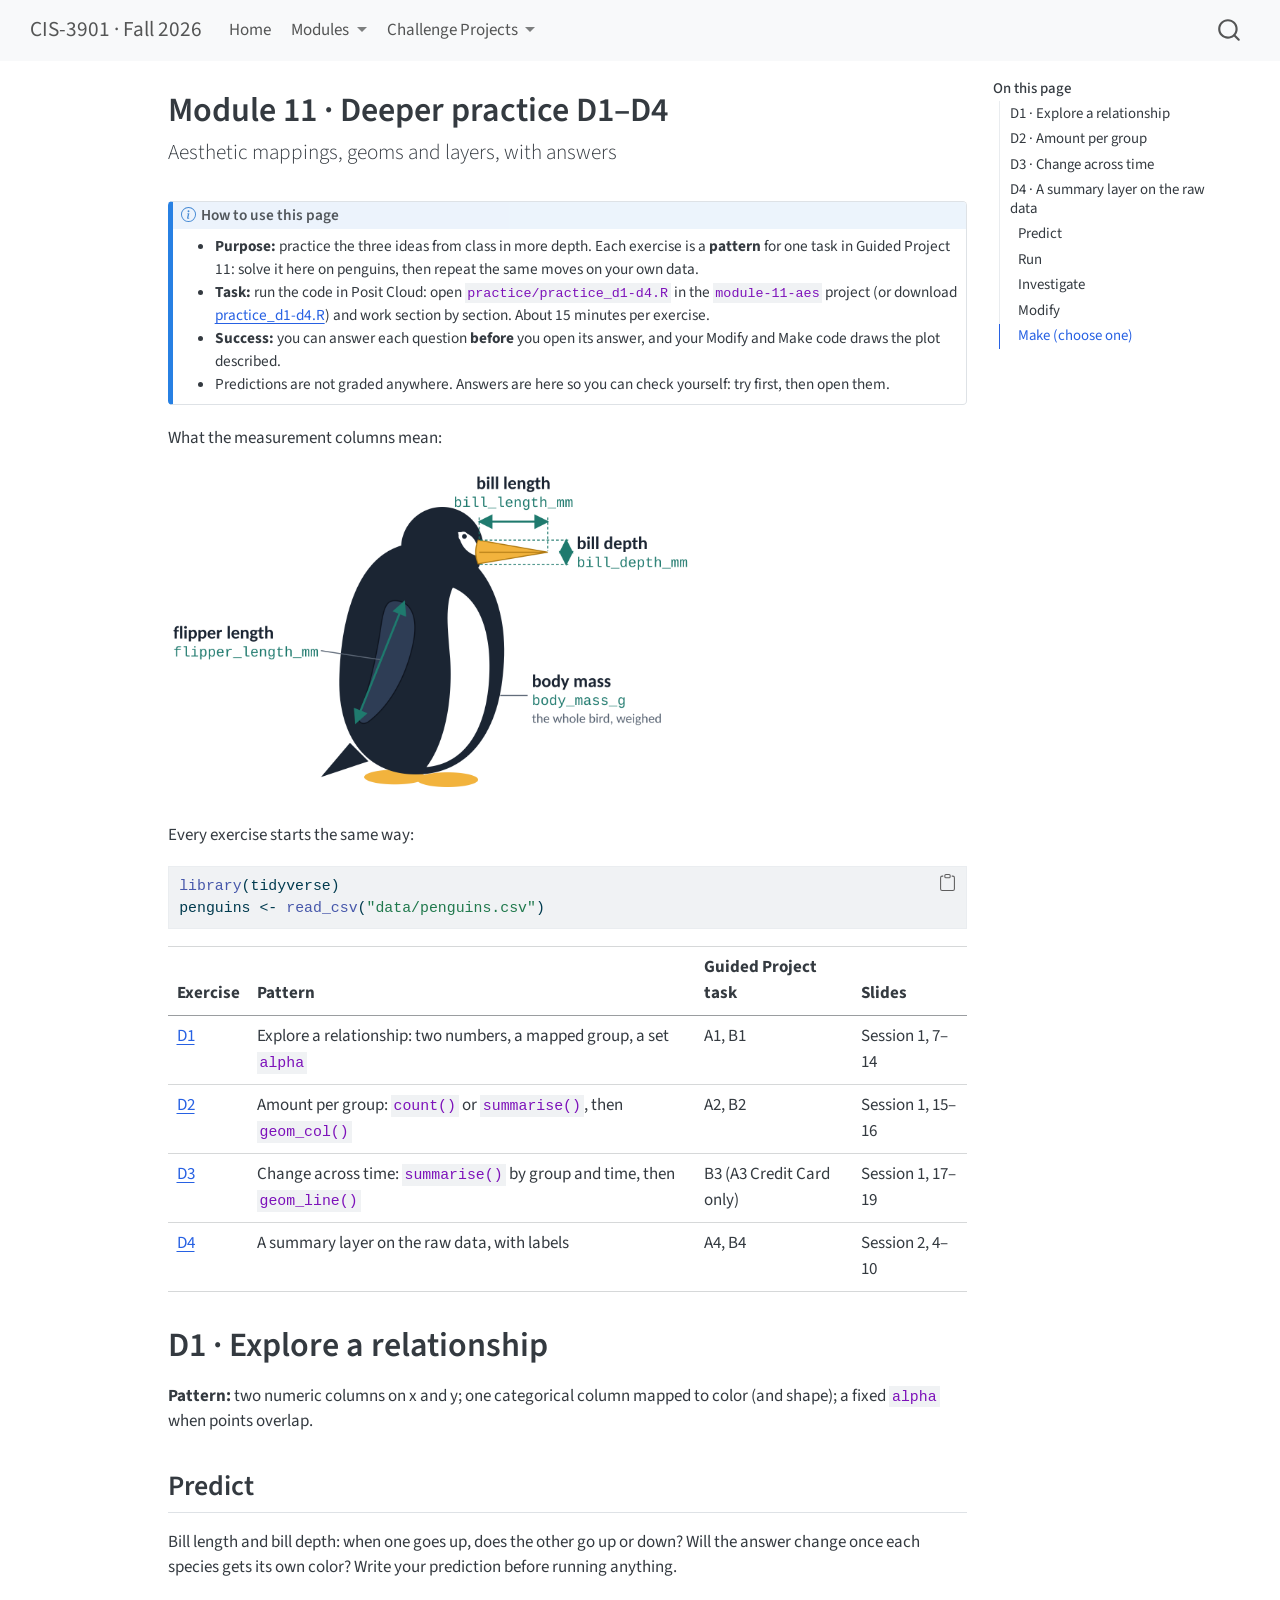
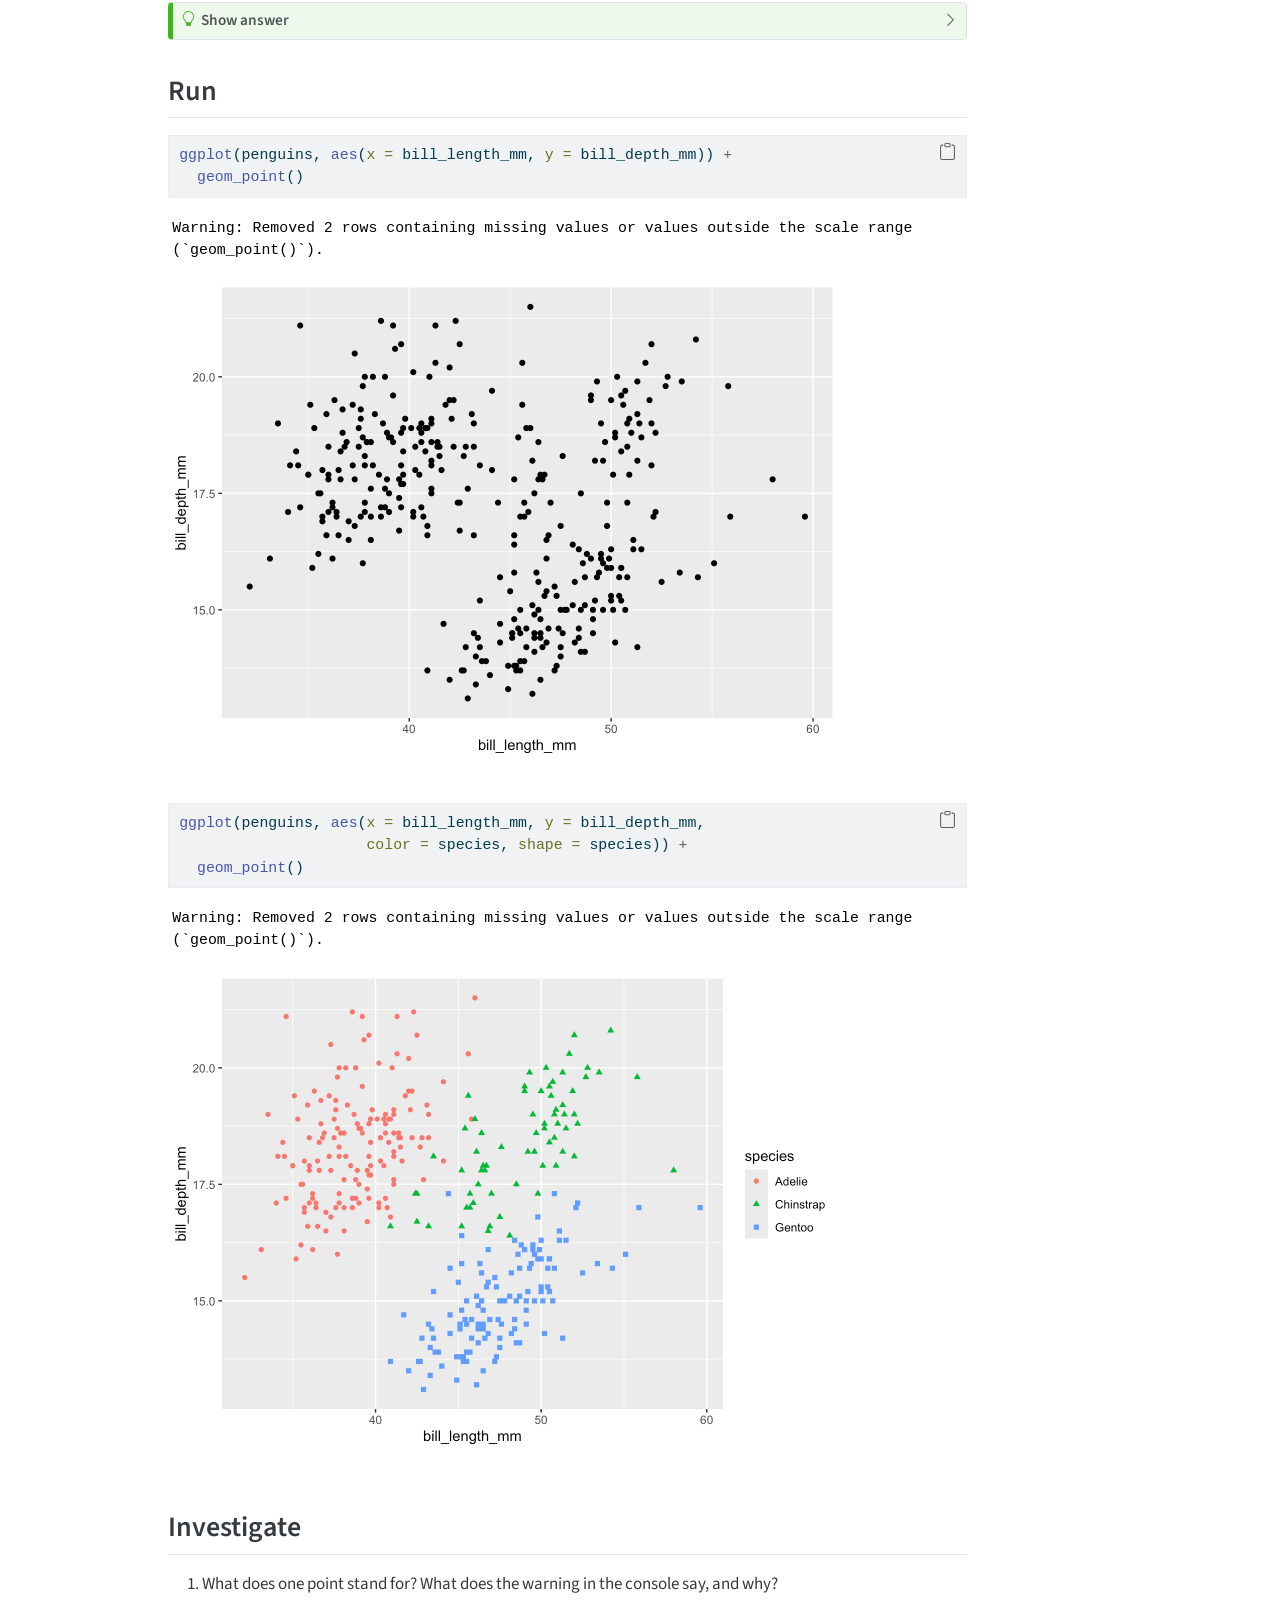
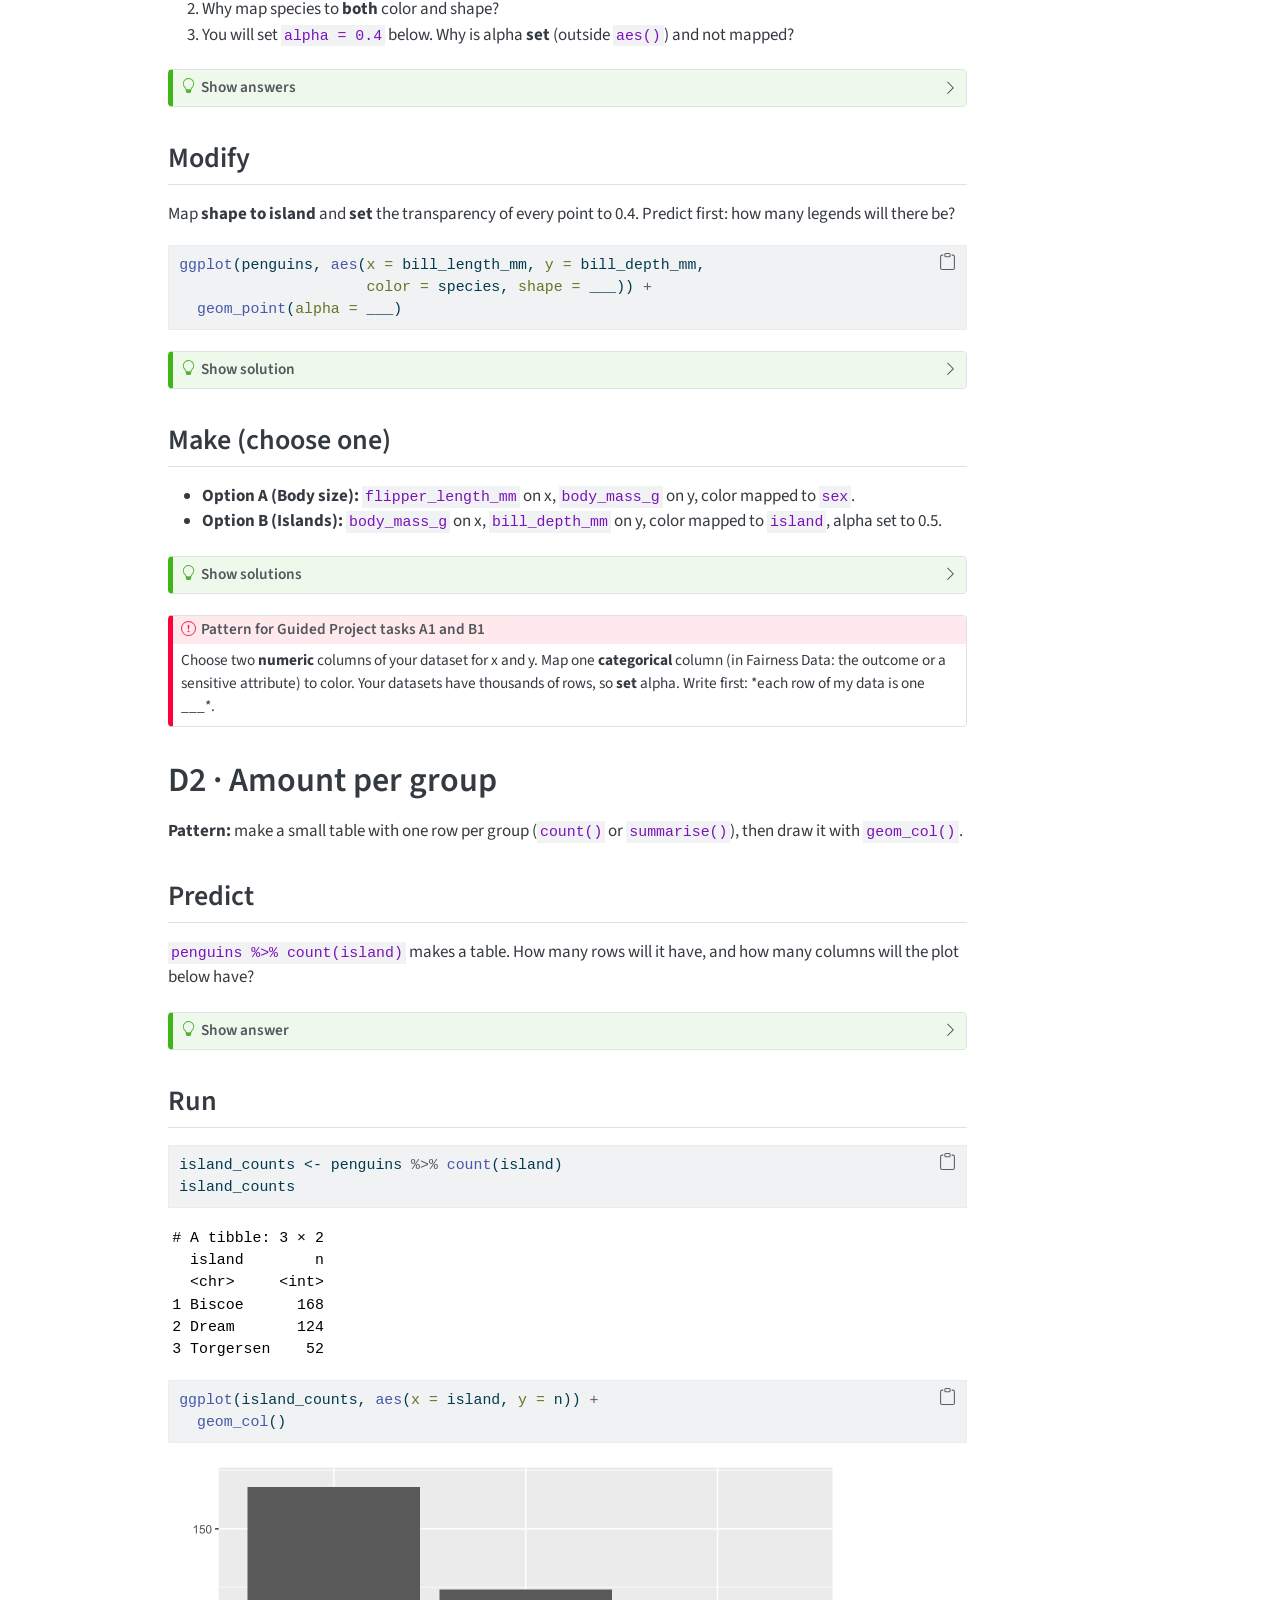
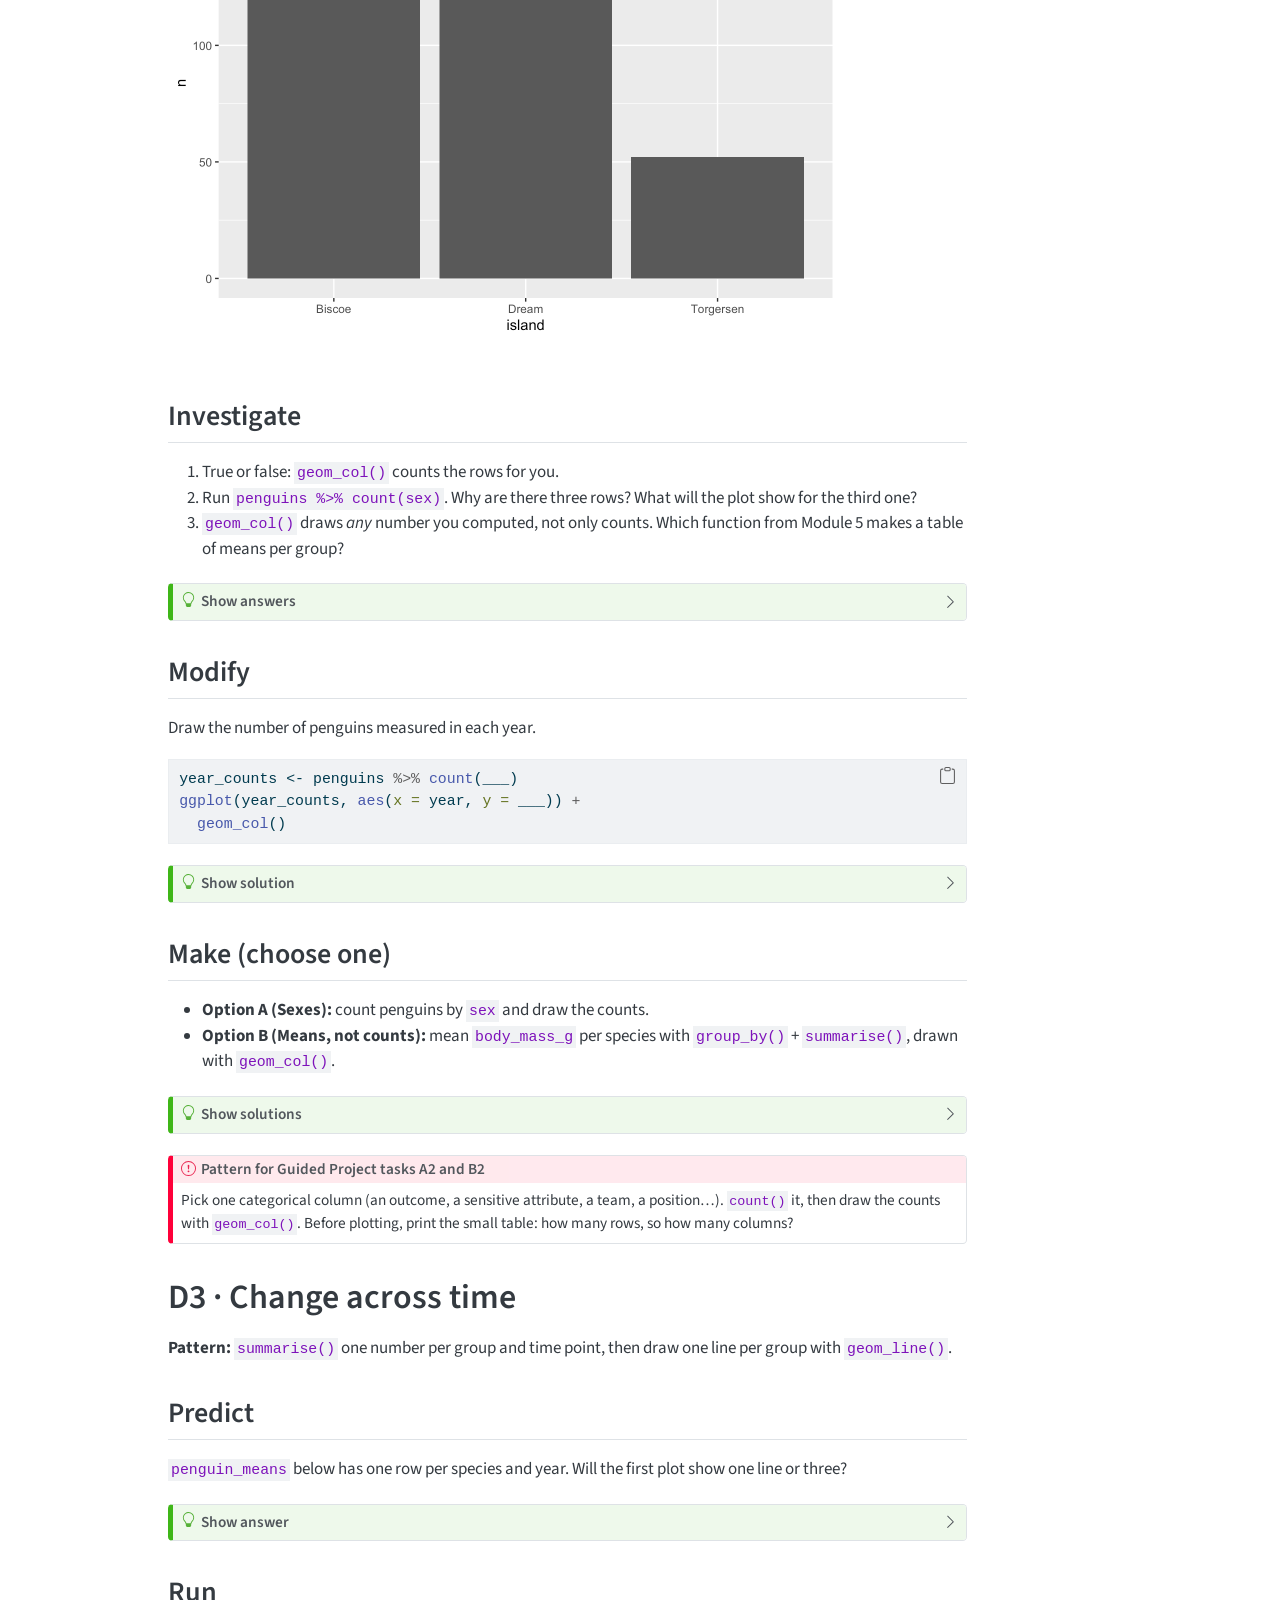
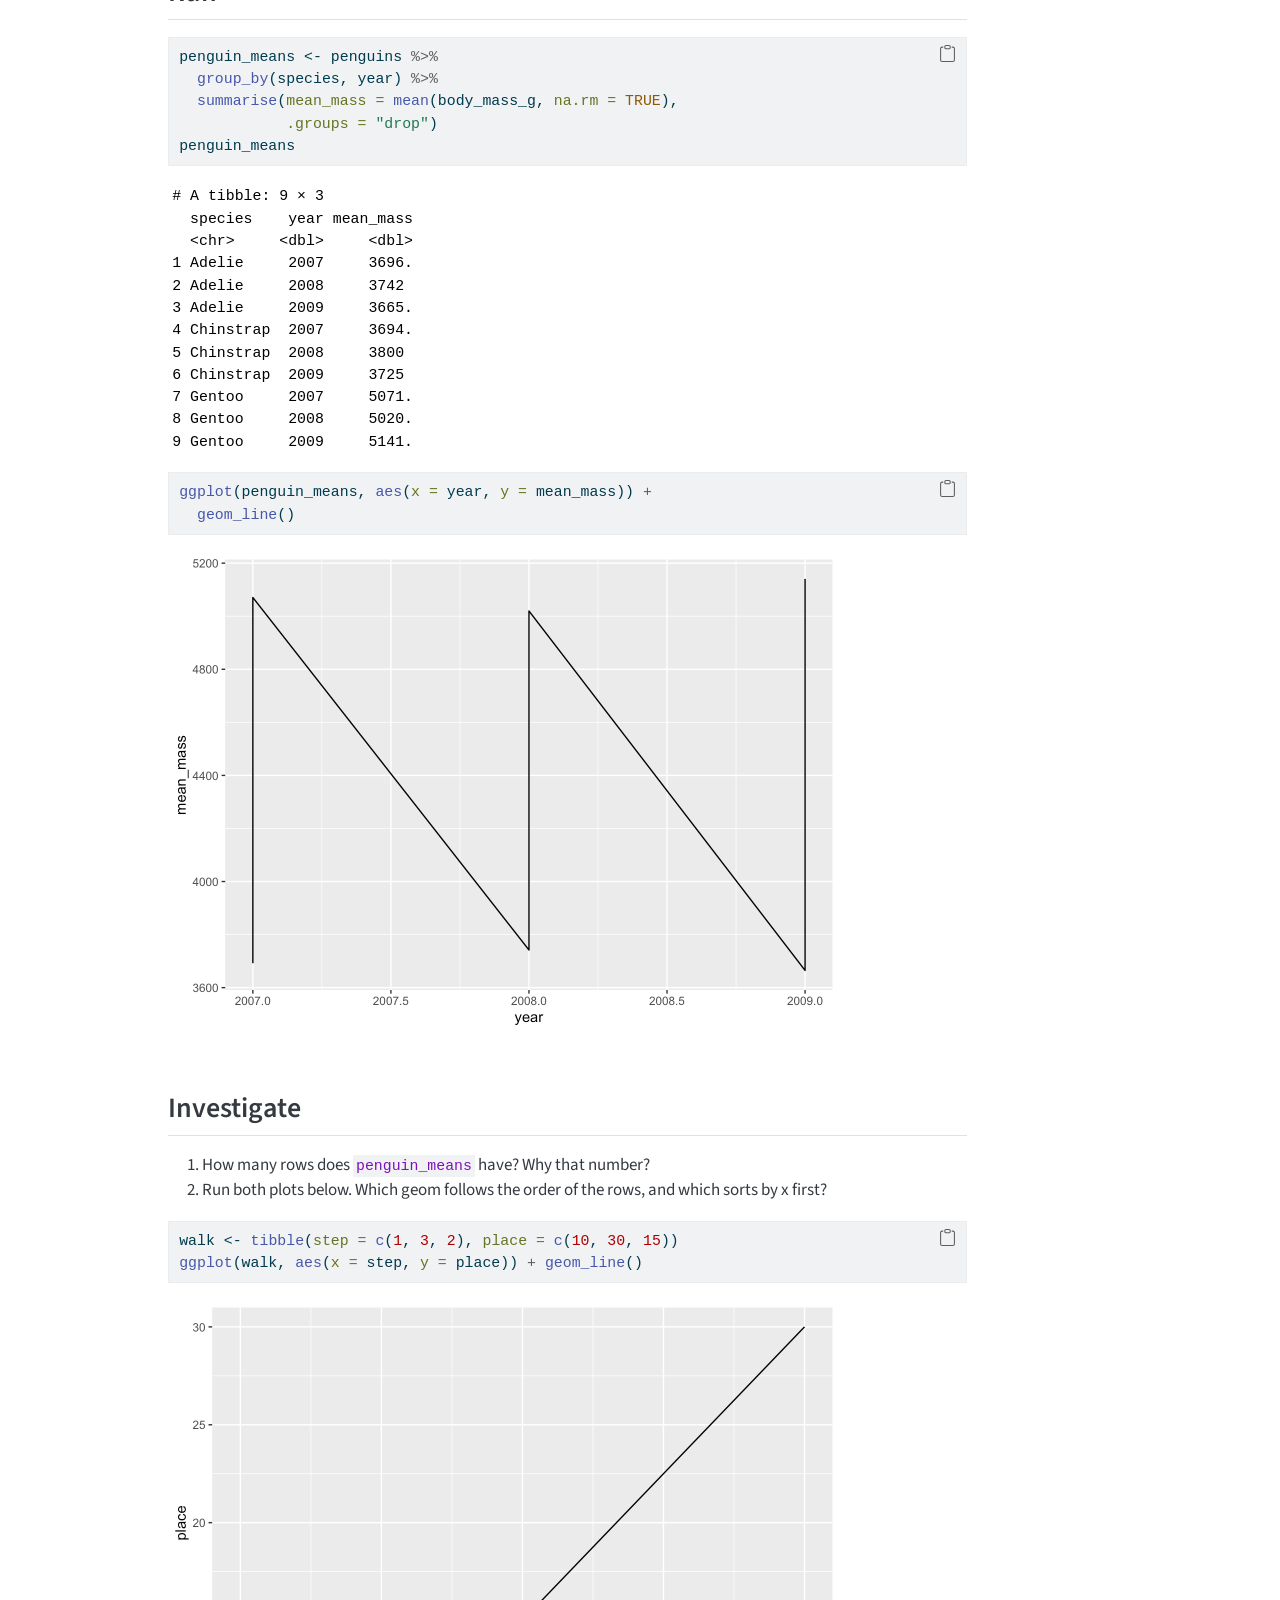
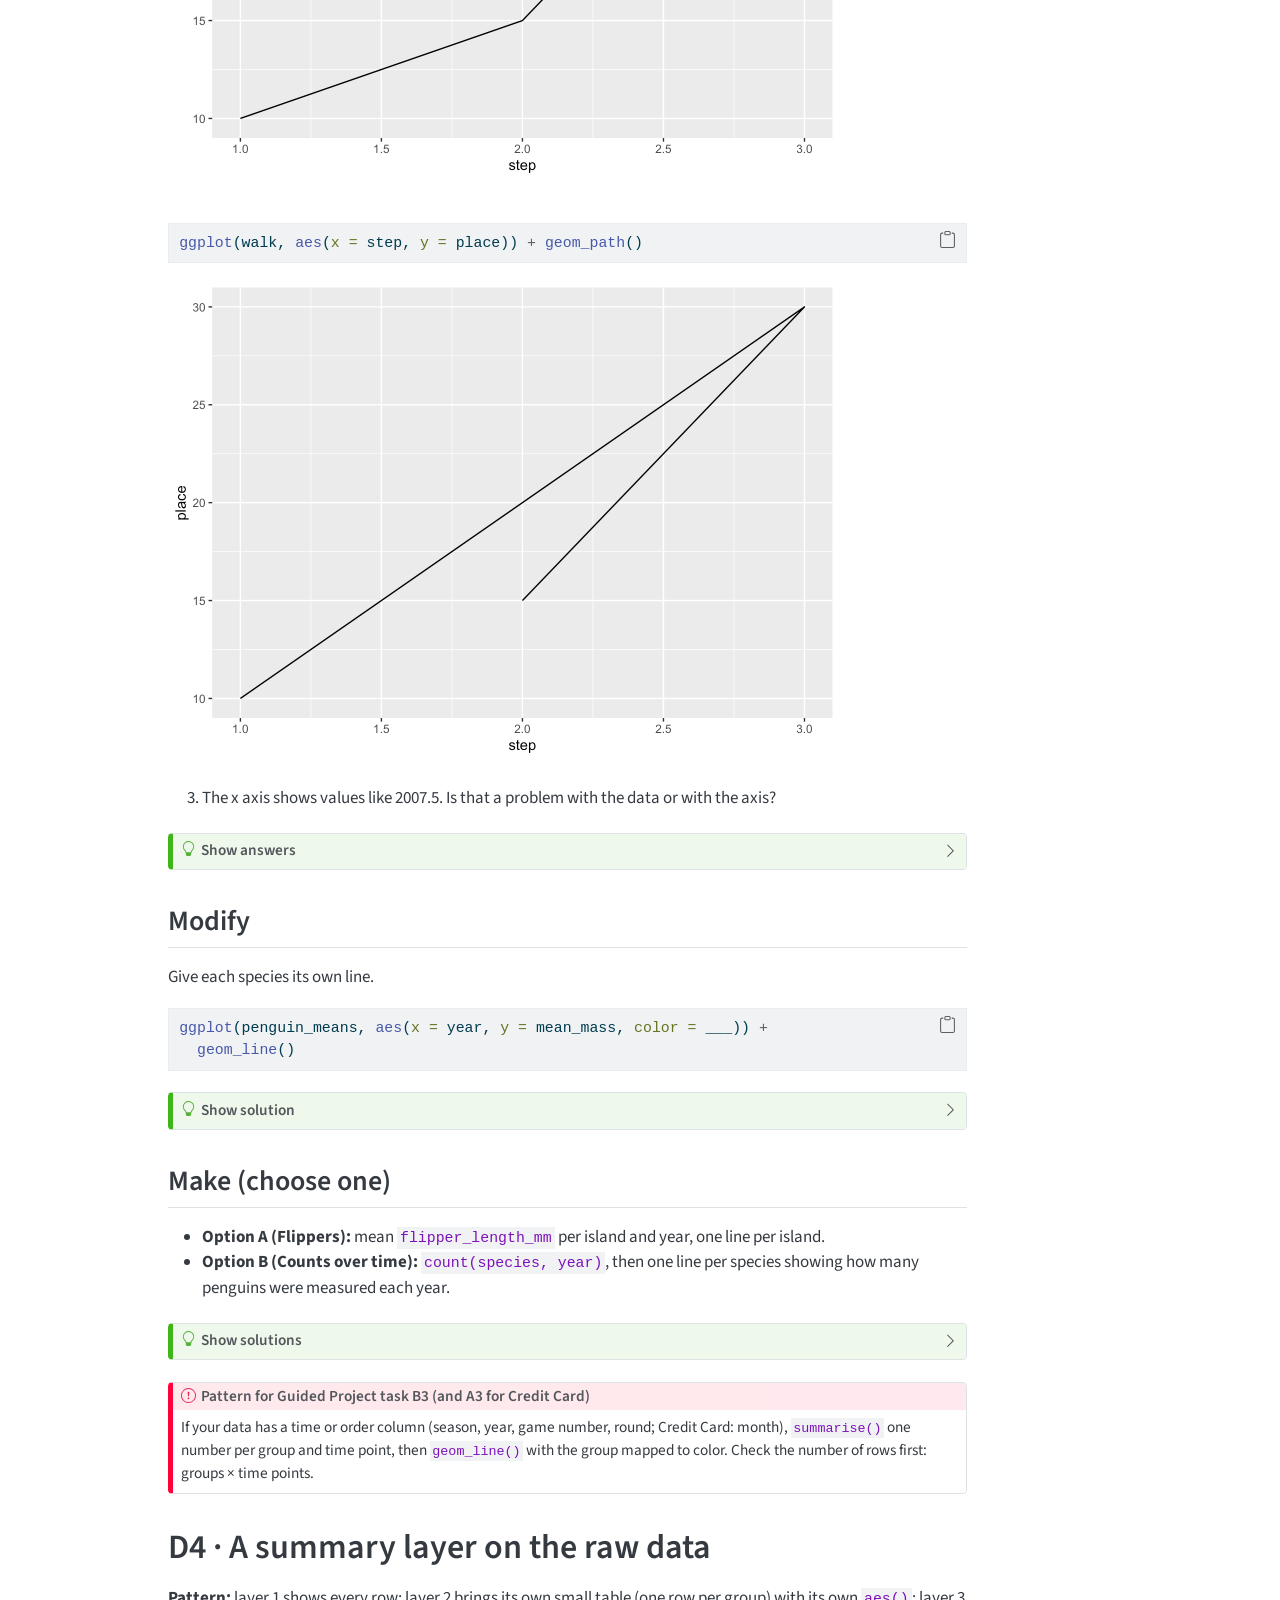
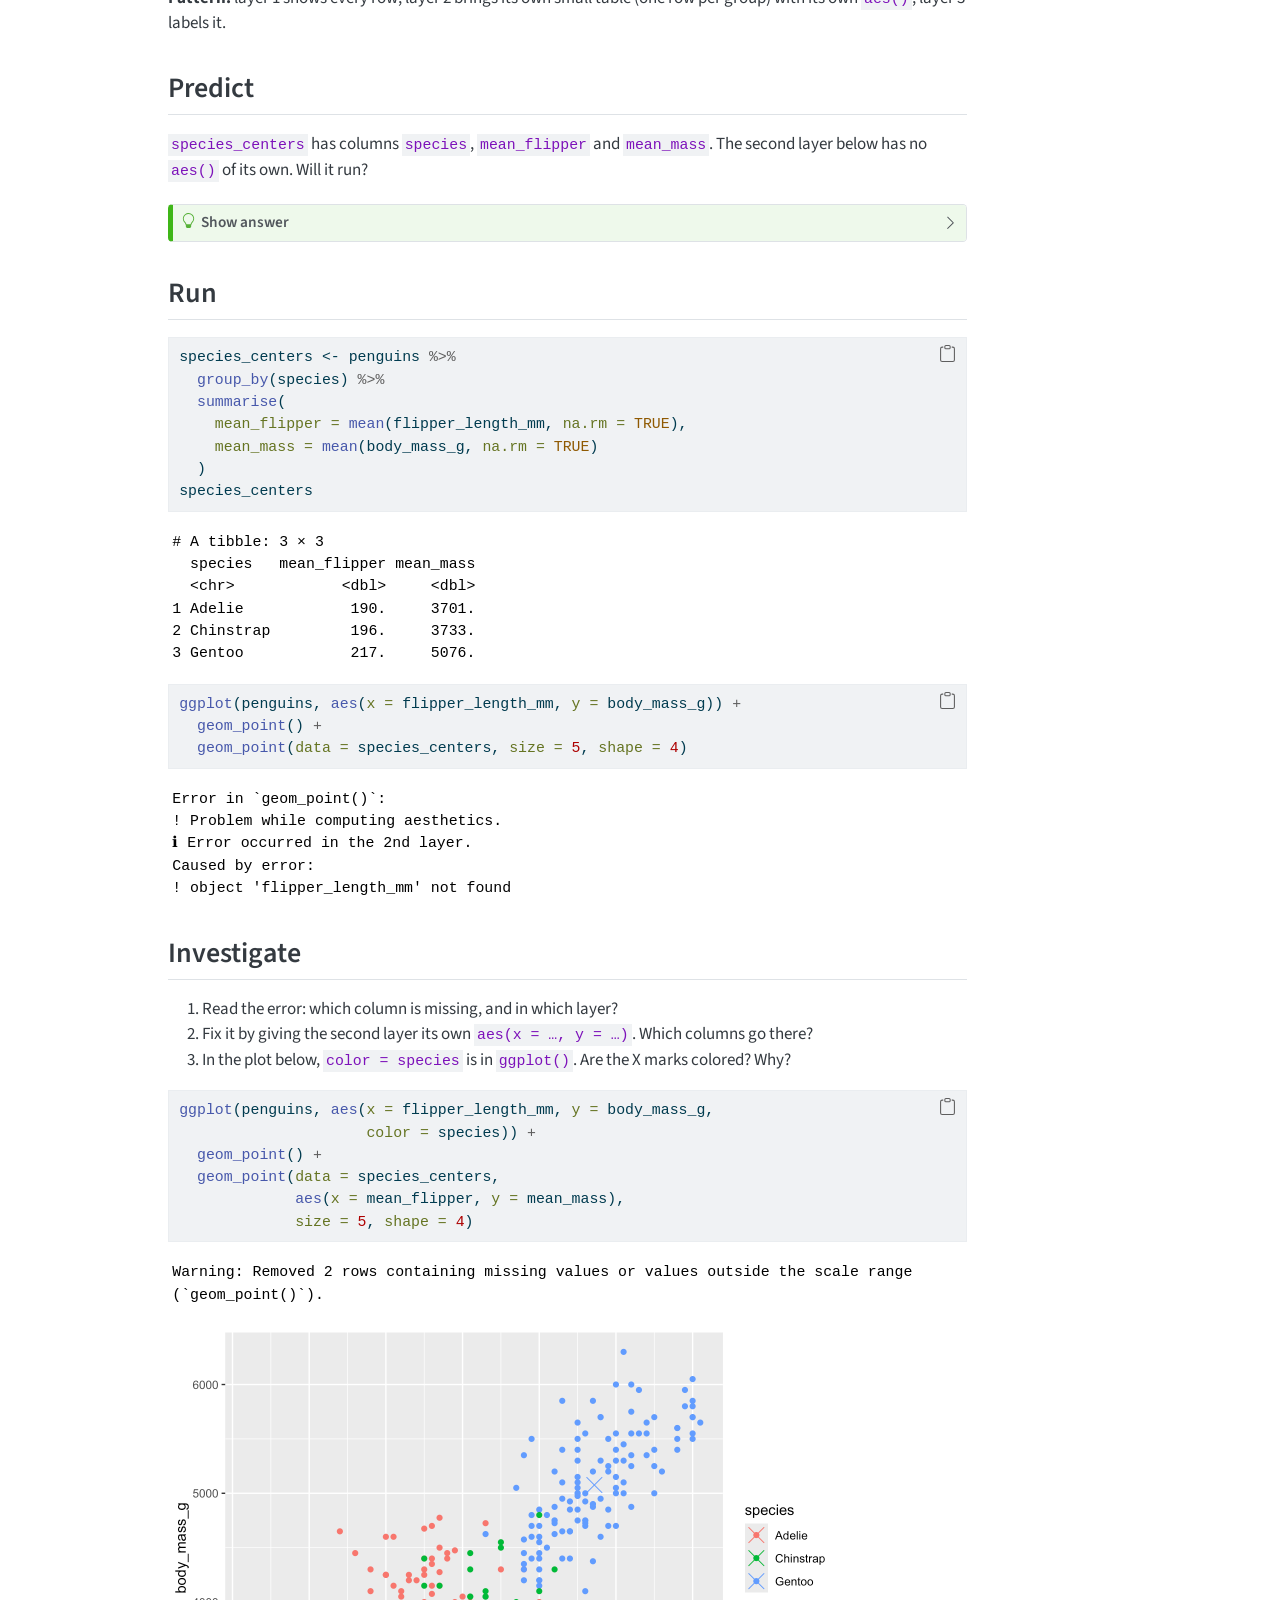
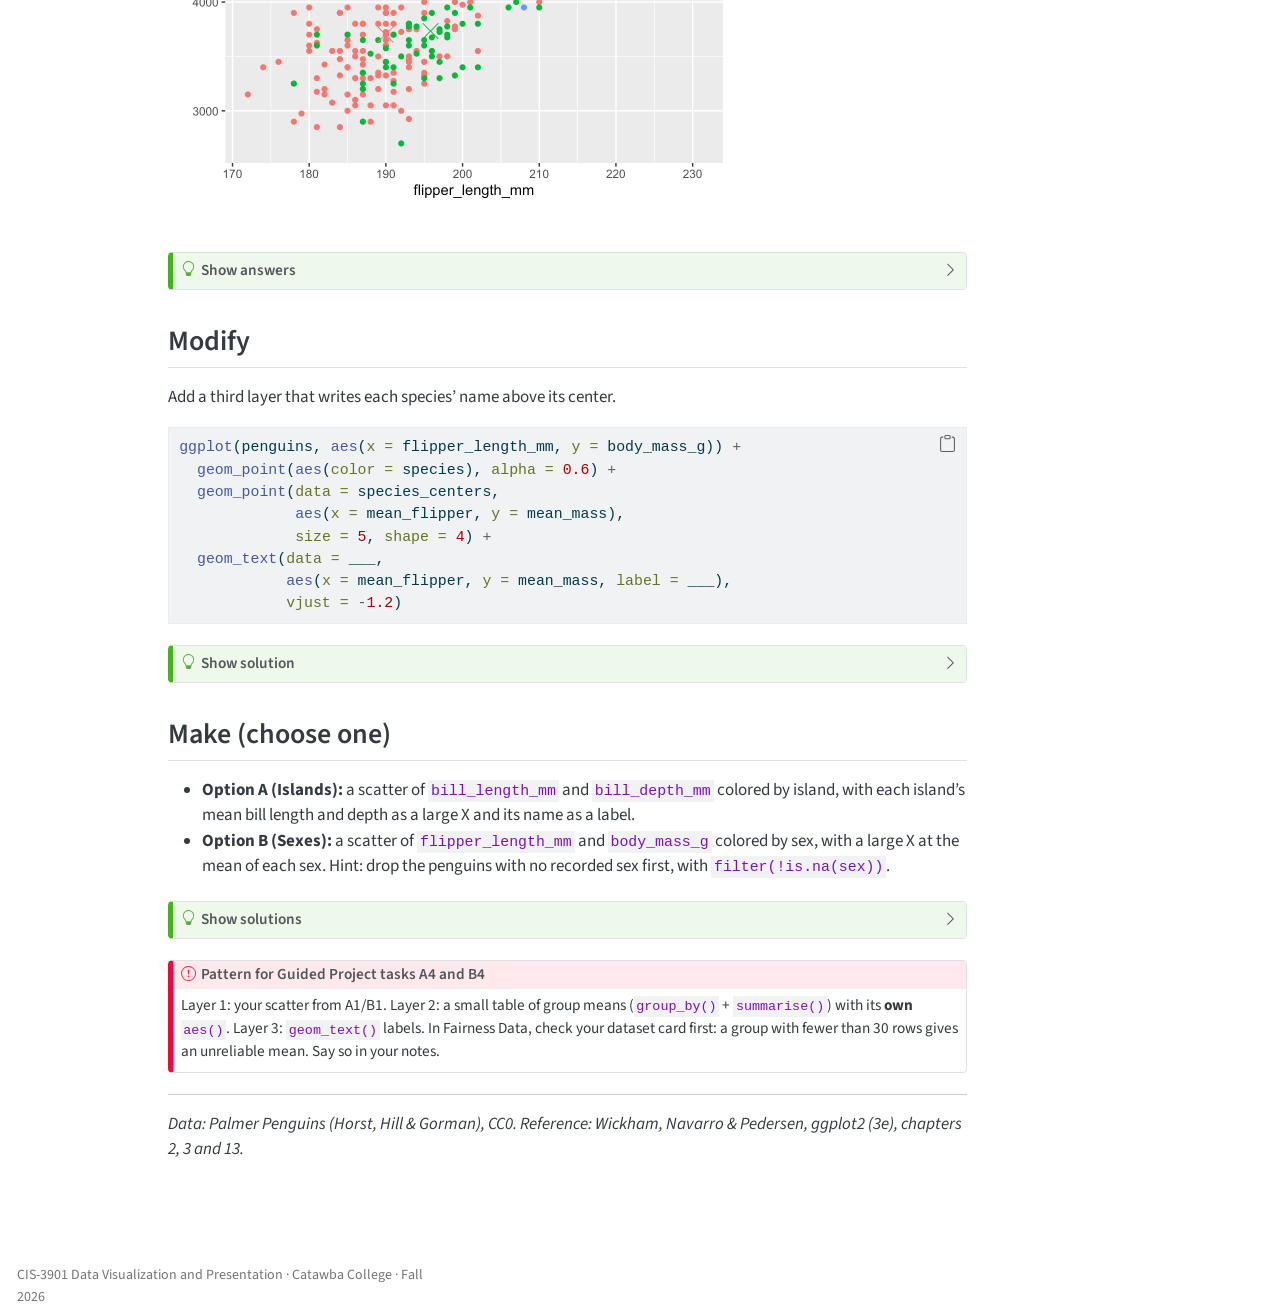
<file: docs/module-11/practice.html>
<!DOCTYPE html>
<html xmlns="http://www.w3.org/1999/xhtml" lang="en-US" xml:lang="en-US"><head>

<meta charset="utf-8">
<meta name="generator" content="quarto-1.9.38">

<meta name="viewport" content="width=device-width, initial-scale=1.0, user-scalable=yes">


<title>Module 11 · Deeper practice D1–D4 – CIS-3901 · Fall 2026</title>
<style>
/* Default styles provided by pandoc.
** See https://pandoc.org/MANUAL.html#variables-for-html for config info.
*/
code{white-space: pre-wrap;}
span.smallcaps{font-variant: small-caps;}
div.columns{display: flex; gap: min(4vw, 1.5em);}
div.column{flex: auto; overflow-x: auto;}
div.hanging-indent{margin-left: 1.5em; text-indent: -1.5em;}
ul.task-list{list-style: none;}
ul.task-list li input[type="checkbox"] {
  width: 0.8em;
  margin: 0 0.8em 0.2em -1em; /* quarto-specific, see https://github.com/quarto-dev/quarto-cli/issues/4556 */ 
  vertical-align: middle;
}
/* CSS for syntax highlighting */
html { -webkit-text-size-adjust: 100%; }
pre > code.sourceCode { white-space: pre; position: relative; }
pre > code.sourceCode > span { display: inline-block; line-height: 1.25; }
pre > code.sourceCode > span:empty { height: 1.2em; }
.sourceCode { overflow: visible; }
code.sourceCode > span { color: inherit; text-decoration: inherit; }
div.sourceCode { margin: 1em 0; }
pre.sourceCode { margin: 0; }
@media screen {
div.sourceCode { overflow: auto; }
}
@media print {
pre > code.sourceCode { white-space: pre-wrap; }
pre > code.sourceCode > span { text-indent: -5em; padding-left: 5em; }
}
pre.numberSource code
  { counter-reset: source-line 0; }
pre.numberSource code > span
  { position: relative; left: -4em; counter-increment: source-line; }
pre.numberSource code > span > a:first-child::before
  { content: counter(source-line);
    position: relative; left: -1em; text-align: right; vertical-align: baseline;
    border: none; display: inline-block;
    -webkit-touch-callout: none; -webkit-user-select: none;
    -khtml-user-select: none; -moz-user-select: none;
    -ms-user-select: none; user-select: none;
    padding: 0 4px; width: 4em;
  }
pre.numberSource { margin-left: 3em;  padding-left: 4px; }
div.sourceCode
  {   }
@media screen {
pre > code.sourceCode > span > a:first-child::before { text-decoration: underline; }
}
</style>


<script src="../site_libs/quarto-nav/quarto-nav.js"></script>
<script src="../site_libs/quarto-nav/headroom.min.js"></script>
<script src="../site_libs/clipboard/clipboard.min.js"></script>
<script src="../site_libs/quarto-search/autocomplete.umd.js"></script>
<script src="../site_libs/quarto-search/fuse.min.js"></script>
<script src="../site_libs/quarto-search/quarto-search.js"></script>
<meta name="quarto:offset" content="../">
<script src="../site_libs/quarto-html/quarto.js" type="module"></script>
<script src="../site_libs/quarto-html/tabsets/tabsets.js" type="module"></script>
<script src="../site_libs/quarto-html/popper.min.js"></script>
<script src="../site_libs/quarto-html/tippy.umd.min.js"></script>
<script src="../site_libs/quarto-html/anchor.min.js"></script>
<link href="../site_libs/quarto-html/tippy.css" rel="stylesheet">
<link href="../site_libs/quarto-html/quarto-syntax-highlighting-15634bcf2e68342d4ad2dfa704d543f6.css" rel="stylesheet" id="quarto-text-highlighting-styles">
<script src="../site_libs/bootstrap/bootstrap.min.js"></script>
<link href="../site_libs/bootstrap/bootstrap-icons.css" rel="stylesheet">
<link href="../site_libs/bootstrap/bootstrap-6388ad00bb6ecaefa25b9a98db1edf18.min.css" rel="stylesheet" append-hash="true" id="quarto-bootstrap" data-mode="light">
<script id="quarto-search-options" type="application/json">{
  "location": "navbar",
  "copy-button": false,
  "collapse-after": 3,
  "panel-placement": "end",
  "type": "overlay",
  "limit": 50,
  "keyboard-shortcut": [
    "f",
    "/",
    "s"
  ],
  "show-item-context": false,
  "language": {
    "search-no-results-text": "No results",
    "search-matching-documents-text": "matching documents",
    "search-copy-link-title": "Copy link to search",
    "search-hide-matches-text": "Hide additional matches",
    "search-more-match-text": "more match in this document",
    "search-more-matches-text": "more matches in this document",
    "search-clear-button-title": "Clear",
    "search-text-placeholder": "",
    "search-detached-cancel-button-title": "Cancel",
    "search-submit-button-title": "Submit",
    "search-label": "Search"
  }
}</script>


</head>

<body class="nav-fixed quarto-light">

<div id="quarto-search-results"></div>
  <header id="quarto-header" class="headroom fixed-top">
    <nav class="navbar navbar-expand-lg " data-bs-theme="dark">
      <div class="navbar-container container-fluid">
      <div class="navbar-brand-container mx-auto">
    <a class="navbar-brand" href="../index.html">
    <span class="navbar-title">CIS-3901 · Fall 2026</span>
    </a>
  </div>
            <div id="quarto-search" class="" title="Search"></div>
          <button class="navbar-toggler" type="button" data-bs-toggle="collapse" data-bs-target="#navbarCollapse" aria-controls="navbarCollapse" role="menu" aria-expanded="false" aria-label="Toggle navigation" onclick="if (window.quartoToggleHeadroom) { window.quartoToggleHeadroom(); }">
  <span class="navbar-toggler-icon"></span>
</button>
          <div class="collapse navbar-collapse" id="navbarCollapse">
            <ul class="navbar-nav navbar-nav-scroll me-auto">
  <li class="nav-item">
    <a class="nav-link" href="../index.html"> 
<span class="menu-text">Home</span></a>
  </li>  
  <li class="nav-item dropdown ">
    <a class="nav-link dropdown-toggle" href="#" id="nav-menu-modules" role="link" data-bs-toggle="dropdown" aria-expanded="false">
 <span class="menu-text">Modules</span>
    </a>
    <ul class="dropdown-menu" aria-labelledby="nav-menu-modules">    
        <li>
    <a class="dropdown-item" href="../module-10/index.html">
 <span class="dropdown-text">Module 10: Tidy Data and Project Setup</span></a>
  </li>  
        <li>
    <a class="dropdown-item" href="../module-11/index.html">
 <span class="dropdown-text">Module 11: Grammar of Graphics I</span></a>
  </li>  
        <li>
    <a class="dropdown-item" href="../module-12/index.html">
 <span class="dropdown-text">Module 12: Grammar of Graphics II</span></a>
  </li>  
        <li>
    <a class="dropdown-item" href="../module-13/index.html">
 <span class="dropdown-text">Module 13: Grammar of Graphics III</span></a>
  </li>  
    </ul>
  </li>
  <li class="nav-item dropdown ">
    <a class="nav-link dropdown-toggle" href="#" id="nav-menu-challenge-projects" role="link" data-bs-toggle="dropdown" aria-expanded="false">
 <span class="menu-text">Challenge Projects</span>
    </a>
    <ul class="dropdown-menu" aria-labelledby="nav-menu-challenge-projects">    
        <li>
    <a class="dropdown-item" href="../challenge-projects/index.html">
 <span class="dropdown-text">Overview</span></a>
  </li>  
        <li>
    <a class="dropdown-item" href="../challenge-projects/fairness-data.html">
 <span class="dropdown-text">Challenge Project: Fairness Data</span></a>
  </li>  
        <li>
    <a class="dropdown-item" href="../challenge-projects/sports-data.html">
 <span class="dropdown-text">Challenge Project: Sports Data</span></a>
  </li>  
    </ul>
  </li>
</ul>
          </div> <!-- /navcollapse -->
            <div class="quarto-navbar-tools">
</div>
      </div> <!-- /container-fluid -->
    </nav>
</header>
<!-- content -->
<div id="quarto-content" class="quarto-container page-columns page-rows-contents page-layout-article page-navbar">
<!-- sidebar -->
<!-- margin-sidebar -->
    <div id="quarto-margin-sidebar" class="sidebar margin-sidebar">
        <nav id="TOC" role="doc-toc" class="toc-active">
    <h2 id="toc-title">On this page</h2>
   
  <ul class="collapse">
  <li><a href="#d1" id="toc-d1" class="nav-link active" data-scroll-target="#d1">D1 · Explore a relationship</a>
  <ul class="collapse">
  <li><a href="#predict" id="toc-predict" class="nav-link" data-scroll-target="#predict">Predict</a></li>
  <li><a href="#run" id="toc-run" class="nav-link" data-scroll-target="#run">Run</a></li>
  <li><a href="#investigate" id="toc-investigate" class="nav-link" data-scroll-target="#investigate">Investigate</a></li>
  <li><a href="#modify" id="toc-modify" class="nav-link" data-scroll-target="#modify">Modify</a></li>
  <li><a href="#make-choose-one" id="toc-make-choose-one" class="nav-link" data-scroll-target="#make-choose-one">Make (choose one)</a></li>
  </ul></li>
  <li><a href="#d2" id="toc-d2" class="nav-link" data-scroll-target="#d2">D2 · Amount per group</a>
  <ul class="collapse">
  <li><a href="#predict-1" id="toc-predict-1" class="nav-link" data-scroll-target="#predict-1">Predict</a></li>
  <li><a href="#run-1" id="toc-run-1" class="nav-link" data-scroll-target="#run-1">Run</a></li>
  <li><a href="#investigate-1" id="toc-investigate-1" class="nav-link" data-scroll-target="#investigate-1">Investigate</a></li>
  <li><a href="#modify-1" id="toc-modify-1" class="nav-link" data-scroll-target="#modify-1">Modify</a></li>
  <li><a href="#make-choose-one-1" id="toc-make-choose-one-1" class="nav-link" data-scroll-target="#make-choose-one-1">Make (choose one)</a></li>
  </ul></li>
  <li><a href="#d3" id="toc-d3" class="nav-link" data-scroll-target="#d3">D3 · Change across time</a>
  <ul class="collapse">
  <li><a href="#predict-2" id="toc-predict-2" class="nav-link" data-scroll-target="#predict-2">Predict</a></li>
  <li><a href="#run-2" id="toc-run-2" class="nav-link" data-scroll-target="#run-2">Run</a></li>
  <li><a href="#investigate-2" id="toc-investigate-2" class="nav-link" data-scroll-target="#investigate-2">Investigate</a></li>
  <li><a href="#modify-2" id="toc-modify-2" class="nav-link" data-scroll-target="#modify-2">Modify</a></li>
  <li><a href="#make-choose-one-2" id="toc-make-choose-one-2" class="nav-link" data-scroll-target="#make-choose-one-2">Make (choose one)</a></li>
  </ul></li>
  <li><a href="#d4" id="toc-d4" class="nav-link" data-scroll-target="#d4">D4 · A summary layer on the raw data</a>
  <ul class="collapse">
  <li><a href="#predict-3" id="toc-predict-3" class="nav-link" data-scroll-target="#predict-3">Predict</a></li>
  <li><a href="#run-3" id="toc-run-3" class="nav-link" data-scroll-target="#run-3">Run</a></li>
  <li><a href="#investigate-3" id="toc-investigate-3" class="nav-link" data-scroll-target="#investigate-3">Investigate</a></li>
  <li><a href="#modify-3" id="toc-modify-3" class="nav-link" data-scroll-target="#modify-3">Modify</a></li>
  <li><a href="#make-choose-one-3" id="toc-make-choose-one-3" class="nav-link" data-scroll-target="#make-choose-one-3">Make (choose one)</a></li>
  </ul></li>
  </ul>
</nav>
    </div>
<!-- main -->
<main class="content" id="quarto-document-content">

<header id="title-block-header" class="quarto-title-block default">
<div class="quarto-title">
<h1 class="title">Module 11 · Deeper practice D1–D4</h1>
<p class="subtitle lead">Aesthetic mappings, geoms and layers, with answers</p>
</div>



<div class="quarto-title-meta">

    
  
    
  </div>
  


</header>


<div class="callout callout-style-default callout-note callout-titled">
<div class="callout-header d-flex align-content-center">
<div class="callout-icon-container">
<i class="callout-icon"></i>
</div>
<div class="callout-title-container flex-fill">
<span class="screen-reader-only">Note</span>How to use this page
</div>
</div>
<div class="callout-body-container callout-body">
<ul>
<li><strong>Purpose:</strong> practice the three ideas from class in more depth. Each exercise is a <strong>pattern</strong> for one task in Guided Project 11: solve it here on penguins, then repeat the same moves on your own data.</li>
<li><strong>Task:</strong> run the code in Posit Cloud: open <code>practice/practice_d1-d4.R</code> in the <code>module-11-aes</code> project (or download <a href="files/practice_d1-d4.R">practice_d1-d4.R</a>) and work section by section. About 15 minutes per exercise.</li>
<li><strong>Success:</strong> you can answer each question <strong>before</strong> you open its answer, and your Modify and Make code draws the plot described.</li>
<li>Predictions are not graded anywhere. Answers are here so you can check yourself: try first, then open them.</li>
</ul>
</div>
</div>
<p>What the measurement columns mean:</p>
<p><img src="files/penguin_measurements.png" class="img-fluid" style="width:70.0%" alt="Side view of a penguin facing right. Arrows mark bill length (along the top of the bill, base to tip), bill depth (top to bottom of the bill at its base) and flipper length (along the flipper); body mass is the weight of the whole bird. Each label shows its column name."></p>
<p>Every exercise starts the same way:</p>
<div class="cell">
<div class="code-copy-outer-scaffold"><div class="sourceCode cell-code" id="cb1"><pre class="sourceCode r code-with-copy"><code class="sourceCode r"><span id="cb1-1"><a href="#cb1-1" aria-hidden="true" tabindex="-1"></a><span class="fu">library</span>(tidyverse)</span>
<span id="cb1-2"><a href="#cb1-2" aria-hidden="true" tabindex="-1"></a>penguins <span class="ot">&lt;-</span> <span class="fu">read_csv</span>(<span class="st">"data/penguins.csv"</span>)</span></code></pre></div><button title="Copy to Clipboard" class="code-copy-button"><i class="bi"></i></button></div>
</div>
<table class="caption-top table">
<thead>
<tr class="header">
<th>Exercise</th>
<th>Pattern</th>
<th>Guided Project task</th>
<th>Slides</th>
</tr>
</thead>
<tbody>
<tr class="odd">
<td><a href="#d1">D1</a></td>
<td>Explore a relationship: two numbers, a mapped group, a set <code>alpha</code></td>
<td>A1, B1</td>
<td>Session 1, 7–14</td>
</tr>
<tr class="even">
<td><a href="#d2">D2</a></td>
<td>Amount per group: <code>count()</code> or <code>summarise()</code>, then <code>geom_col()</code></td>
<td>A2, B2</td>
<td>Session 1, 15–16</td>
</tr>
<tr class="odd">
<td><a href="#d3">D3</a></td>
<td>Change across time: <code>summarise()</code> by group and time, then <code>geom_line()</code></td>
<td>B3 (A3 Credit Card only)</td>
<td>Session 1, 17–19</td>
</tr>
<tr class="even">
<td><a href="#d4">D4</a></td>
<td>A summary layer on the raw data, with labels</td>
<td>A4, B4</td>
<td>Session 2, 4–10</td>
</tr>
</tbody>
</table>
<section id="d1" class="level1">
<h1>D1 · Explore a relationship</h1>
<p><strong>Pattern:</strong> two numeric columns on x and y; one categorical column mapped to color (and shape); a fixed <code>alpha</code> when points overlap.</p>
<section id="predict" class="level2">
<h2 class="anchored" data-anchor-id="predict">Predict</h2>
<p>Bill length and bill depth: when one goes up, does the other go up or down? Will the answer change once each species gets its own color? Write your prediction before running anything.</p>
<div class="callout callout-style-default callout-tip callout-titled" title="Show answer">
<div class="callout-header d-flex align-content-center collapsed" data-bs-toggle="collapse" data-bs-target=".callout-2-contents" aria-controls="callout-2" aria-expanded="false" aria-label="Toggle callout">
<div class="callout-icon-container">
<i class="callout-icon"></i>
</div>
<div class="callout-title-container flex-fill">
<span class="screen-reader-only">Tip</span>Show answer
</div>
<div class="callout-btn-toggle d-inline-block border-0 py-1 ps-1 pe-0 float-end"><i class="callout-toggle"></i></div>
</div>
<div id="callout-2" class="callout-2-contents callout-collapse collapse">
<div class="callout-body-container callout-body">
<p>Look at the two plots below. Without color, the whole cloud tends to go <strong>down</strong>: longer bills look shallower. With color, <strong>within each species</strong> the points go <strong>up</strong>. The overall trend mixes three groups that sit in different places. Mapping the group to color reveals it.</p>
</div>
</div>
</div>
</section>
<section id="run" class="level2">
<h2 class="anchored" data-anchor-id="run">Run</h2>
<div class="cell">
<div class="code-copy-outer-scaffold"><div class="sourceCode cell-code" id="cb2"><pre class="sourceCode r code-with-copy"><code class="sourceCode r"><span id="cb2-1"><a href="#cb2-1" aria-hidden="true" tabindex="-1"></a><span class="fu">ggplot</span>(penguins, <span class="fu">aes</span>(<span class="at">x =</span> bill_length_mm, <span class="at">y =</span> bill_depth_mm)) <span class="sc">+</span></span>
<span id="cb2-2"><a href="#cb2-2" aria-hidden="true" tabindex="-1"></a>  <span class="fu">geom_point</span>()</span></code></pre></div><button title="Copy to Clipboard" class="code-copy-button"><i class="bi"></i></button></div>
<div class="cell-output cell-output-stderr">
<pre><code>Warning: Removed 2 rows containing missing values or values outside the scale range
(`geom_point()`).</code></pre>
</div>
<div class="cell-output-display">
<div>
<figure class="figure">
<p><img src="practice_files/figure-html/d1-run-1.png" class="img-fluid figure-img" alt="Scatter plot of bill depth against bill length with all penguins in one color, where the whole cloud slopes slightly downward, so longer bills look shallower." width="672"></p>
</figure>
</div>
</div>
<div class="code-copy-outer-scaffold"><div class="sourceCode cell-code" id="cb4"><pre class="sourceCode r code-with-copy"><code class="sourceCode r"><span id="cb4-1"><a href="#cb4-1" aria-hidden="true" tabindex="-1"></a><span class="fu">ggplot</span>(penguins, <span class="fu">aes</span>(<span class="at">x =</span> bill_length_mm, <span class="at">y =</span> bill_depth_mm,</span>
<span id="cb4-2"><a href="#cb4-2" aria-hidden="true" tabindex="-1"></a>                     <span class="at">color =</span> species, <span class="at">shape =</span> species)) <span class="sc">+</span></span>
<span id="cb4-3"><a href="#cb4-3" aria-hidden="true" tabindex="-1"></a>  <span class="fu">geom_point</span>()</span></code></pre></div><button title="Copy to Clipboard" class="code-copy-button"><i class="bi"></i></button></div>
<div class="cell-output cell-output-stderr">
<pre><code>Warning: Removed 2 rows containing missing values or values outside the scale range
(`geom_point()`).</code></pre>
</div>
<div class="cell-output-display">
<div>
<figure class="figure">
<p><img src="practice_files/figure-html/d1-run-2.png" class="img-fluid figure-img" alt="Scatter plot of bill depth against bill length with species shown by color and shape, where Adelie, Chinstrap and Gentoo form three separate clusters and the points slope upward within each species." width="672"></p>
</figure>
</div>
</div>
</div>
</section>
<section id="investigate" class="level2">
<h2 class="anchored" data-anchor-id="investigate">Investigate</h2>
<ol type="1">
<li>What does one point stand for? What does the warning in the console say, and why?</li>
<li>Why map species to <strong>both</strong> color and shape?</li>
<li>You will set <code>alpha = 0.4</code> below. Why is alpha <strong>set</strong> (outside <code>aes()</code>) and not mapped?</li>
</ol>
<div class="callout callout-style-default callout-tip callout-titled" title="Show answers">
<div class="callout-header d-flex align-content-center collapsed" data-bs-toggle="collapse" data-bs-target=".callout-3-contents" aria-controls="callout-3" aria-expanded="false" aria-label="Toggle callout">
<div class="callout-icon-container">
<i class="callout-icon"></i>
</div>
<div class="callout-title-container flex-fill">
<span class="screen-reader-only">Tip</span>Show answers
</div>
<div class="callout-btn-toggle d-inline-block border-0 py-1 ps-1 pe-0 float-end"><i class="callout-toggle"></i></div>
</div>
<div id="callout-3" class="callout-3-contents callout-collapse collapse">
<div class="callout-body-container callout-body">
<ol type="1">
<li>One penguin. Rows with a missing bill length or depth have no position, so <code>geom_point()</code> removes them and says so in the warning.</li>
<li>Two cues for the same column: the plot still reads in grayscale and for readers who do not see color differences (color is never the only cue).</li>
<li>Transparency here is not information about each penguin; it is one design choice for all points so overlaps show. One value for every mark is a setting.</li>
</ol>
</div>
</div>
</div>
</section>
<section id="modify" class="level2">
<h2 class="anchored" data-anchor-id="modify">Modify</h2>
<p>Map <strong>shape to island</strong> and <strong>set</strong> the transparency of every point to 0.4. Predict first: how many legends will there be?</p>
<div class="cell">
<div class="code-copy-outer-scaffold"><div class="sourceCode cell-code" id="cb6"><pre class="sourceCode r code-with-copy"><code class="sourceCode r"><span id="cb6-1"><a href="#cb6-1" aria-hidden="true" tabindex="-1"></a><span class="fu">ggplot</span>(penguins, <span class="fu">aes</span>(<span class="at">x =</span> bill_length_mm, <span class="at">y =</span> bill_depth_mm,</span>
<span id="cb6-2"><a href="#cb6-2" aria-hidden="true" tabindex="-1"></a>                     <span class="at">color =</span> species, <span class="at">shape =</span> ___)) <span class="sc">+</span></span>
<span id="cb6-3"><a href="#cb6-3" aria-hidden="true" tabindex="-1"></a>  <span class="fu">geom_point</span>(<span class="at">alpha =</span> ___)</span></code></pre></div><button title="Copy to Clipboard" class="code-copy-button"><i class="bi"></i></button></div>
</div>
<div class="callout callout-style-default callout-tip callout-titled" title="Show solution">
<div class="callout-header d-flex align-content-center collapsed" data-bs-toggle="collapse" data-bs-target=".callout-4-contents" aria-controls="callout-4" aria-expanded="false" aria-label="Toggle callout">
<div class="callout-icon-container">
<i class="callout-icon"></i>
</div>
<div class="callout-title-container flex-fill">
<span class="screen-reader-only">Tip</span>Show solution
</div>
<div class="callout-btn-toggle d-inline-block border-0 py-1 ps-1 pe-0 float-end"><i class="callout-toggle"></i></div>
</div>
<div id="callout-4" class="callout-4-contents callout-collapse collapse">
<div class="callout-body-container callout-body">
<div class="cell">
<div class="code-copy-outer-scaffold"><div class="sourceCode cell-code" id="cb7"><pre class="sourceCode r code-with-copy"><code class="sourceCode r"><span id="cb7-1"><a href="#cb7-1" aria-hidden="true" tabindex="-1"></a><span class="fu">ggplot</span>(penguins, <span class="fu">aes</span>(<span class="at">x =</span> bill_length_mm, <span class="at">y =</span> bill_depth_mm,</span>
<span id="cb7-2"><a href="#cb7-2" aria-hidden="true" tabindex="-1"></a>                     <span class="at">color =</span> species, <span class="at">shape =</span> island)) <span class="sc">+</span></span>
<span id="cb7-3"><a href="#cb7-3" aria-hidden="true" tabindex="-1"></a>  <span class="fu">geom_point</span>(<span class="at">alpha =</span> <span class="fl">0.4</span>)</span></code></pre></div><button title="Copy to Clipboard" class="code-copy-button"><i class="bi"></i></button></div>
<div class="cell-output cell-output-stderr">
<pre><code>Warning: Removed 2 rows containing missing values or values outside the scale range
(`geom_point()`).</code></pre>
</div>
<div class="cell-output-display">
<div>
<figure class="figure">
<p><img src="practice_files/figure-html/d1-modify-1.png" class="img-fluid figure-img" alt="Scatter plot of bill depth against bill length with semi-transparent points and two legends, color for species and shape for island, where all Gentoo are on Biscoe, all Chinstrap are on Dream and Adelie appear on all three islands." width="672"></p>
</figure>
</div>
</div>
</div>
<p>Two legends: one for color (species) and one for shape (island). Alpha has no legend because it is set, not mapped.</p>
</div>
</div>
</div>
</section>
<section id="make-choose-one" class="level2">
<h2 class="anchored" data-anchor-id="make-choose-one">Make (choose one)</h2>
<ul>
<li><strong>Option A (Body size):</strong> <code>flipper_length_mm</code> on x, <code>body_mass_g</code> on y, color mapped to <code>sex</code>.</li>
<li><strong>Option B (Islands):</strong> <code>body_mass_g</code> on x, <code>bill_depth_mm</code> on y, color mapped to <code>island</code>, alpha set to 0.5.</li>
</ul>
<div class="callout callout-style-default callout-tip callout-titled" title="Show solutions">
<div class="callout-header d-flex align-content-center collapsed" data-bs-toggle="collapse" data-bs-target=".callout-5-contents" aria-controls="callout-5" aria-expanded="false" aria-label="Toggle callout">
<div class="callout-icon-container">
<i class="callout-icon"></i>
</div>
<div class="callout-title-container flex-fill">
<span class="screen-reader-only">Tip</span>Show solutions
</div>
<div class="callout-btn-toggle d-inline-block border-0 py-1 ps-1 pe-0 float-end"><i class="callout-toggle"></i></div>
</div>
<div id="callout-5" class="callout-5-contents callout-collapse collapse">
<div class="callout-body-container callout-body">
<div class="cell">
<div class="code-copy-outer-scaffold"><div class="sourceCode cell-code" id="cb9"><pre class="sourceCode r code-with-copy"><code class="sourceCode r"><span id="cb9-1"><a href="#cb9-1" aria-hidden="true" tabindex="-1"></a><span class="fu">ggplot</span>(penguins, <span class="fu">aes</span>(<span class="at">x =</span> flipper_length_mm, <span class="at">y =</span> body_mass_g,</span>
<span id="cb9-2"><a href="#cb9-2" aria-hidden="true" tabindex="-1"></a>                     <span class="at">color =</span> sex)) <span class="sc">+</span></span>
<span id="cb9-3"><a href="#cb9-3" aria-hidden="true" tabindex="-1"></a>  <span class="fu">geom_point</span>()</span></code></pre></div><button title="Copy to Clipboard" class="code-copy-button"><i class="bi"></i></button></div>
<div class="cell-output cell-output-stderr">
<pre><code>Warning: Removed 2 rows containing missing values or values outside the scale range
(`geom_point()`).</code></pre>
</div>
<div class="cell-output-display">
<div>
<figure class="figure">
<p><img src="practice_files/figure-html/d1-make-1.png" class="img-fluid figure-img" alt="Scatter plot of body mass against flipper length colored by sex, where mass rises with flipper length, males tend to sit above and to the right of females, and a few gray points mark penguins with no recorded sex." width="672"></p>
</figure>
</div>
</div>
<div class="code-copy-outer-scaffold"><div class="sourceCode cell-code" id="cb11"><pre class="sourceCode r code-with-copy"><code class="sourceCode r"><span id="cb11-1"><a href="#cb11-1" aria-hidden="true" tabindex="-1"></a><span class="fu">ggplot</span>(penguins, <span class="fu">aes</span>(<span class="at">x =</span> body_mass_g, <span class="at">y =</span> bill_depth_mm,</span>
<span id="cb11-2"><a href="#cb11-2" aria-hidden="true" tabindex="-1"></a>                     <span class="at">color =</span> island)) <span class="sc">+</span></span>
<span id="cb11-3"><a href="#cb11-3" aria-hidden="true" tabindex="-1"></a>  <span class="fu">geom_point</span>(<span class="at">alpha =</span> <span class="fl">0.5</span>)</span></code></pre></div><button title="Copy to Clipboard" class="code-copy-button"><i class="bi"></i></button></div>
<div class="cell-output cell-output-stderr">
<pre><code>Warning: Removed 2 rows containing missing values or values outside the scale range
(`geom_point()`).</code></pre>
</div>
<div class="cell-output-display">
<div>
<figure class="figure">
<p><img src="practice_files/figure-html/d1-make-2.png" class="img-fluid figure-img" alt="Scatter plot of bill depth against body mass with semi-transparent points colored by island, where a heavy, shallow-billed group of Biscoe penguins sits at lower right, apart from a lighter, deeper-billed mix of all three islands at upper left." width="672"></p>
</figure>
</div>
</div>
</div>
<p>Option A shows a third color for <code>NA</code>: penguins whose sex was not recorded. That is real missing data; D4 Option B shows one way to drop those rows.</p>
</div>
</div>
</div>
<div class="callout callout-style-default callout-important callout-titled">
<div class="callout-header d-flex align-content-center">
<div class="callout-icon-container">
<i class="callout-icon"></i>
</div>
<div class="callout-title-container flex-fill">
<span class="screen-reader-only">Important</span>Pattern for Guided Project tasks A1 and B1
</div>
</div>
<div class="callout-body-container callout-body">
<p>Choose two <strong>numeric</strong> columns of your dataset for x and y. Map one <strong>categorical</strong> column (in Fairness Data: the outcome or a sensitive attribute) to color. Your datasets have thousands of rows, so <strong>set</strong> alpha. Write first: *each row of my data is one ___*.</p>
</div>
</div>
</section>
</section>
<section id="d2" class="level1">
<h1>D2 · Amount per group</h1>
<p><strong>Pattern:</strong> make a small table with one row per group (<code>count()</code> or <code>summarise()</code>), then draw it with <code>geom_col()</code>.</p>
<section id="predict-1" class="level2">
<h2 class="anchored" data-anchor-id="predict-1">Predict</h2>
<p><code>penguins %&gt;% count(island)</code> makes a table. How many rows will it have, and how many columns will the plot below have?</p>
<div class="callout callout-style-default callout-tip callout-titled" title="Show answer">
<div class="callout-header d-flex align-content-center collapsed" data-bs-toggle="collapse" data-bs-target=".callout-7-contents" aria-controls="callout-7" aria-expanded="false" aria-label="Toggle callout">
<div class="callout-icon-container">
<i class="callout-icon"></i>
</div>
<div class="callout-title-container flex-fill">
<span class="screen-reader-only">Tip</span>Show answer
</div>
<div class="callout-btn-toggle d-inline-block border-0 py-1 ps-1 pe-0 float-end"><i class="callout-toggle"></i></div>
</div>
<div id="callout-7" class="callout-7-contents callout-collapse collapse">
<div class="callout-body-container callout-body">
<p>Three rows (Biscoe, Dream, Torgersen), so three columns: one mark per row.</p>
</div>
</div>
</div>
</section>
<section id="run-1" class="level2">
<h2 class="anchored" data-anchor-id="run-1">Run</h2>
<div class="cell">
<div class="code-copy-outer-scaffold"><div class="sourceCode cell-code" id="cb13"><pre class="sourceCode r code-with-copy"><code class="sourceCode r"><span id="cb13-1"><a href="#cb13-1" aria-hidden="true" tabindex="-1"></a>island_counts <span class="ot">&lt;-</span> penguins <span class="sc">%&gt;%</span> <span class="fu">count</span>(island)</span>
<span id="cb13-2"><a href="#cb13-2" aria-hidden="true" tabindex="-1"></a>island_counts</span></code></pre></div><button title="Copy to Clipboard" class="code-copy-button"><i class="bi"></i></button></div>
<div class="cell-output cell-output-stdout">
<pre><code># A tibble: 3 × 2
  island        n
  &lt;chr&gt;     &lt;int&gt;
1 Biscoe      168
2 Dream       124
3 Torgersen    52</code></pre>
</div>
<div class="code-copy-outer-scaffold"><div class="sourceCode cell-code" id="cb15"><pre class="sourceCode r code-with-copy"><code class="sourceCode r"><span id="cb15-1"><a href="#cb15-1" aria-hidden="true" tabindex="-1"></a><span class="fu">ggplot</span>(island_counts, <span class="fu">aes</span>(<span class="at">x =</span> island, <span class="at">y =</span> n)) <span class="sc">+</span></span>
<span id="cb15-2"><a href="#cb15-2" aria-hidden="true" tabindex="-1"></a>  <span class="fu">geom_col</span>()</span></code></pre></div><button title="Copy to Clipboard" class="code-copy-button"><i class="bi"></i></button></div>
<div class="cell-output-display">
<div>
<figure class="figure">
<p><img src="practice_files/figure-html/d2-run-1.png" class="img-fluid figure-img" alt="Column chart of penguin counts per island, with Biscoe tallest at 168, Dream at 124 and Torgersen shortest at 52." width="672"></p>
</figure>
</div>
</div>
</div>
</section>
<section id="investigate-1" class="level2">
<h2 class="anchored" data-anchor-id="investigate-1">Investigate</h2>
<ol type="1">
<li>True or false: <code>geom_col()</code> counts the rows for you.</li>
<li>Run <code>penguins %&gt;% count(sex)</code>. Why are there three rows? What will the plot show for the third one?</li>
<li><code>geom_col()</code> draws <em>any</em> number you computed, not only counts. Which function from Module 5 makes a table of means per group?</li>
</ol>
<div class="callout callout-style-default callout-tip callout-titled" title="Show answers">
<div class="callout-header d-flex align-content-center collapsed" data-bs-toggle="collapse" data-bs-target=".callout-8-contents" aria-controls="callout-8" aria-expanded="false" aria-label="Toggle callout">
<div class="callout-icon-container">
<i class="callout-icon"></i>
</div>
<div class="callout-title-container flex-fill">
<span class="screen-reader-only">Tip</span>Show answers
</div>
<div class="callout-btn-toggle d-inline-block border-0 py-1 ps-1 pe-0 float-end"><i class="callout-toggle"></i></div>
</div>
<div id="callout-8" class="callout-8-contents callout-collapse collapse">
<div class="callout-body-container callout-body">
<ol type="1">
<li>False. <code>count()</code> did the counting; <code>geom_col()</code> draws the heights you give it. (<code>geom_bar()</code> counts for you because it computes a statistic: Module 12.)</li>
<li>The third row is <code>NA</code>: penguins whose sex was not recorded. The plot shows a column labeled NA. Missing values are data too.</li>
<li><code>group_by()</code> + <code>summarise()</code>.</li>
</ol>
</div>
</div>
</div>
</section>
<section id="modify-1" class="level2">
<h2 class="anchored" data-anchor-id="modify-1">Modify</h2>
<p>Draw the number of penguins measured in each year.</p>
<div class="cell">
<div class="code-copy-outer-scaffold"><div class="sourceCode cell-code" id="cb16"><pre class="sourceCode r code-with-copy"><code class="sourceCode r"><span id="cb16-1"><a href="#cb16-1" aria-hidden="true" tabindex="-1"></a>year_counts <span class="ot">&lt;-</span> penguins <span class="sc">%&gt;%</span> <span class="fu">count</span>(___)</span>
<span id="cb16-2"><a href="#cb16-2" aria-hidden="true" tabindex="-1"></a><span class="fu">ggplot</span>(year_counts, <span class="fu">aes</span>(<span class="at">x =</span> year, <span class="at">y =</span> ___)) <span class="sc">+</span></span>
<span id="cb16-3"><a href="#cb16-3" aria-hidden="true" tabindex="-1"></a>  <span class="fu">geom_col</span>()</span></code></pre></div><button title="Copy to Clipboard" class="code-copy-button"><i class="bi"></i></button></div>
</div>
<div class="callout callout-style-default callout-tip callout-titled" title="Show solution">
<div class="callout-header d-flex align-content-center collapsed" data-bs-toggle="collapse" data-bs-target=".callout-9-contents" aria-controls="callout-9" aria-expanded="false" aria-label="Toggle callout">
<div class="callout-icon-container">
<i class="callout-icon"></i>
</div>
<div class="callout-title-container flex-fill">
<span class="screen-reader-only">Tip</span>Show solution
</div>
<div class="callout-btn-toggle d-inline-block border-0 py-1 ps-1 pe-0 float-end"><i class="callout-toggle"></i></div>
</div>
<div id="callout-9" class="callout-9-contents callout-collapse collapse">
<div class="callout-body-container callout-body">
<div class="cell">
<div class="code-copy-outer-scaffold"><div class="sourceCode cell-code" id="cb17"><pre class="sourceCode r code-with-copy"><code class="sourceCode r"><span id="cb17-1"><a href="#cb17-1" aria-hidden="true" tabindex="-1"></a>year_counts <span class="ot">&lt;-</span> penguins <span class="sc">%&gt;%</span> <span class="fu">count</span>(year)</span>
<span id="cb17-2"><a href="#cb17-2" aria-hidden="true" tabindex="-1"></a><span class="fu">ggplot</span>(year_counts, <span class="fu">aes</span>(<span class="at">x =</span> year, <span class="at">y =</span> n)) <span class="sc">+</span></span>
<span id="cb17-3"><a href="#cb17-3" aria-hidden="true" tabindex="-1"></a>  <span class="fu">geom_col</span>()</span></code></pre></div><button title="Copy to Clipboard" class="code-copy-button"><i class="bi"></i></button></div>
<div class="cell-output-display">
<div>
<figure class="figure">
<p><img src="practice_files/figure-html/d2-modify-1.png" class="img-fluid figure-img" alt="Column chart of penguins measured per year, rising slightly from 110 in 2007 to 114 in 2008 and 120 in 2009." width="672"></p>
</figure>
</div>
</div>
</div>
</div>
</div>
</div>
</section>
<section id="make-choose-one-1" class="level2">
<h2 class="anchored" data-anchor-id="make-choose-one-1">Make (choose one)</h2>
<ul>
<li><strong>Option A (Sexes):</strong> count penguins by <code>sex</code> and draw the counts.</li>
<li><strong>Option B (Means, not counts):</strong> mean <code>body_mass_g</code> per species with <code>group_by()</code> + <code>summarise()</code>, drawn with <code>geom_col()</code>.</li>
</ul>
<div class="callout callout-style-default callout-tip callout-titled" title="Show solutions">
<div class="callout-header d-flex align-content-center collapsed" data-bs-toggle="collapse" data-bs-target=".callout-10-contents" aria-controls="callout-10" aria-expanded="false" aria-label="Toggle callout">
<div class="callout-icon-container">
<i class="callout-icon"></i>
</div>
<div class="callout-title-container flex-fill">
<span class="screen-reader-only">Tip</span>Show solutions
</div>
<div class="callout-btn-toggle d-inline-block border-0 py-1 ps-1 pe-0 float-end"><i class="callout-toggle"></i></div>
</div>
<div id="callout-10" class="callout-10-contents callout-collapse collapse">
<div class="callout-body-container callout-body">
<div class="cell">
<div class="code-copy-outer-scaffold"><div class="sourceCode cell-code" id="cb18"><pre class="sourceCode r code-with-copy"><code class="sourceCode r"><span id="cb18-1"><a href="#cb18-1" aria-hidden="true" tabindex="-1"></a>sex_counts <span class="ot">&lt;-</span> penguins <span class="sc">%&gt;%</span> <span class="fu">count</span>(sex)</span>
<span id="cb18-2"><a href="#cb18-2" aria-hidden="true" tabindex="-1"></a><span class="fu">ggplot</span>(sex_counts, <span class="fu">aes</span>(<span class="at">x =</span> sex, <span class="at">y =</span> n)) <span class="sc">+</span></span>
<span id="cb18-3"><a href="#cb18-3" aria-hidden="true" tabindex="-1"></a>  <span class="fu">geom_col</span>()</span></code></pre></div><button title="Copy to Clipboard" class="code-copy-button"><i class="bi"></i></button></div>
<div class="cell-output-display">
<div>
<figure class="figure">
<p><img src="practice_files/figure-html/d2-make-1.png" class="img-fluid figure-img" alt="Column chart of penguin counts by sex, with nearly equal female (165) and male (168) columns and a short NA column (11) for penguins whose sex was not recorded." width="672"></p>
</figure>
</div>
</div>
<div class="code-copy-outer-scaffold"><div class="sourceCode cell-code" id="cb19"><pre class="sourceCode r code-with-copy"><code class="sourceCode r"><span id="cb19-1"><a href="#cb19-1" aria-hidden="true" tabindex="-1"></a>species_mass <span class="ot">&lt;-</span> penguins <span class="sc">%&gt;%</span></span>
<span id="cb19-2"><a href="#cb19-2" aria-hidden="true" tabindex="-1"></a>  <span class="fu">group_by</span>(species) <span class="sc">%&gt;%</span></span>
<span id="cb19-3"><a href="#cb19-3" aria-hidden="true" tabindex="-1"></a>  <span class="fu">summarise</span>(<span class="at">mean_mass =</span> <span class="fu">mean</span>(body_mass_g, <span class="at">na.rm =</span> <span class="cn">TRUE</span>))</span>
<span id="cb19-4"><a href="#cb19-4" aria-hidden="true" tabindex="-1"></a><span class="fu">ggplot</span>(species_mass, <span class="fu">aes</span>(<span class="at">x =</span> species, <span class="at">y =</span> mean_mass)) <span class="sc">+</span></span>
<span id="cb19-5"><a href="#cb19-5" aria-hidden="true" tabindex="-1"></a>  <span class="fu">geom_col</span>()</span></code></pre></div><button title="Copy to Clipboard" class="code-copy-button"><i class="bi"></i></button></div>
<div class="cell-output-display">
<div>
<figure class="figure">
<p><img src="practice_files/figure-html/d2-make-2.png" class="img-fluid figure-img" alt="Column chart of mean body mass per species, with Gentoo tallest at about 5,080 g and Adelie and Chinstrap nearly equal at about 3,700 g." width="672"></p>
</figure>
</div>
</div>
</div>
</div>
</div>
</div>
<div class="callout callout-style-default callout-important callout-titled">
<div class="callout-header d-flex align-content-center">
<div class="callout-icon-container">
<i class="callout-icon"></i>
</div>
<div class="callout-title-container flex-fill">
<span class="screen-reader-only">Important</span>Pattern for Guided Project tasks A2 and B2
</div>
</div>
<div class="callout-body-container callout-body">
<p>Pick one categorical column (an outcome, a sensitive attribute, a team, a position…). <code>count()</code> it, then draw the counts with <code>geom_col()</code>. Before plotting, print the small table: how many rows, so how many columns?</p>
</div>
</div>
</section>
</section>
<section id="d3" class="level1">
<h1>D3 · Change across time</h1>
<p><strong>Pattern:</strong> <code>summarise()</code> one number per group and time point, then draw one line per group with <code>geom_line()</code>.</p>
<section id="predict-2" class="level2">
<h2 class="anchored" data-anchor-id="predict-2">Predict</h2>
<p><code>penguin_means</code> below has one row per species and year. Will the first plot show one line or three?</p>
<div class="callout callout-style-default callout-tip callout-titled" title="Show answer">
<div class="callout-header d-flex align-content-center collapsed" data-bs-toggle="collapse" data-bs-target=".callout-12-contents" aria-controls="callout-12" aria-expanded="false" aria-label="Toggle callout">
<div class="callout-icon-container">
<i class="callout-icon"></i>
</div>
<div class="callout-title-container flex-fill">
<span class="screen-reader-only">Tip</span>Show answer
</div>
<div class="callout-btn-toggle d-inline-block border-0 py-1 ps-1 pe-0 float-end"><i class="callout-toggle"></i></div>
</div>
<div id="callout-12" class="callout-12-contents callout-collapse collapse">
<div class="callout-body-container callout-body">
<p>One line that zigzags: nothing tells ggplot2 the rows belong to three species, so it joins all points in order of x and jumps up and down at each year.</p>
</div>
</div>
</div>
</section>
<section id="run-2" class="level2">
<h2 class="anchored" data-anchor-id="run-2">Run</h2>
<div class="cell">
<div class="code-copy-outer-scaffold"><div class="sourceCode cell-code" id="cb20"><pre class="sourceCode r code-with-copy"><code class="sourceCode r"><span id="cb20-1"><a href="#cb20-1" aria-hidden="true" tabindex="-1"></a>penguin_means <span class="ot">&lt;-</span> penguins <span class="sc">%&gt;%</span></span>
<span id="cb20-2"><a href="#cb20-2" aria-hidden="true" tabindex="-1"></a>  <span class="fu">group_by</span>(species, year) <span class="sc">%&gt;%</span></span>
<span id="cb20-3"><a href="#cb20-3" aria-hidden="true" tabindex="-1"></a>  <span class="fu">summarise</span>(<span class="at">mean_mass =</span> <span class="fu">mean</span>(body_mass_g, <span class="at">na.rm =</span> <span class="cn">TRUE</span>),</span>
<span id="cb20-4"><a href="#cb20-4" aria-hidden="true" tabindex="-1"></a>            <span class="at">.groups =</span> <span class="st">"drop"</span>)</span>
<span id="cb20-5"><a href="#cb20-5" aria-hidden="true" tabindex="-1"></a>penguin_means</span></code></pre></div><button title="Copy to Clipboard" class="code-copy-button"><i class="bi"></i></button></div>
<div class="cell-output cell-output-stdout">
<pre><code># A tibble: 9 × 3
  species    year mean_mass
  &lt;chr&gt;     &lt;dbl&gt;     &lt;dbl&gt;
1 Adelie     2007     3696.
2 Adelie     2008     3742 
3 Adelie     2009     3665.
4 Chinstrap  2007     3694.
5 Chinstrap  2008     3800 
6 Chinstrap  2009     3725 
7 Gentoo     2007     5071.
8 Gentoo     2008     5020.
9 Gentoo     2009     5141.</code></pre>
</div>
<div class="code-copy-outer-scaffold"><div class="sourceCode cell-code" id="cb22"><pre class="sourceCode r code-with-copy"><code class="sourceCode r"><span id="cb22-1"><a href="#cb22-1" aria-hidden="true" tabindex="-1"></a><span class="fu">ggplot</span>(penguin_means, <span class="fu">aes</span>(<span class="at">x =</span> year, <span class="at">y =</span> mean_mass)) <span class="sc">+</span></span>
<span id="cb22-2"><a href="#cb22-2" aria-hidden="true" tabindex="-1"></a>  <span class="fu">geom_line</span>()</span></code></pre></div><button title="Copy to Clipboard" class="code-copy-button"><i class="bi"></i></button></div>
<div class="cell-output-display">
<div>
<figure class="figure">
<p><img src="practice_files/figure-html/d3-run-1.png" class="img-fluid figure-img" alt="Line chart of mean body mass by year drawn as a single zigzag line, which jumps between about 3,700 g and 5,100 g at each of 2007, 2008 and 2009 because the three species are not separated." width="672"></p>
</figure>
</div>
</div>
</div>
</section>
<section id="investigate-2" class="level2">
<h2 class="anchored" data-anchor-id="investigate-2">Investigate</h2>
<ol type="1">
<li>How many rows does <code>penguin_means</code> have? Why that number?</li>
<li>Run both plots below. Which geom follows the order of the rows, and which sorts by x first?</li>
</ol>
<div class="cell">
<div class="code-copy-outer-scaffold"><div class="sourceCode cell-code" id="cb23"><pre class="sourceCode r code-with-copy"><code class="sourceCode r"><span id="cb23-1"><a href="#cb23-1" aria-hidden="true" tabindex="-1"></a>walk <span class="ot">&lt;-</span> <span class="fu">tibble</span>(<span class="at">step =</span> <span class="fu">c</span>(<span class="dv">1</span>, <span class="dv">3</span>, <span class="dv">2</span>), <span class="at">place =</span> <span class="fu">c</span>(<span class="dv">10</span>, <span class="dv">30</span>, <span class="dv">15</span>))</span>
<span id="cb23-2"><a href="#cb23-2" aria-hidden="true" tabindex="-1"></a><span class="fu">ggplot</span>(walk, <span class="fu">aes</span>(<span class="at">x =</span> step, <span class="at">y =</span> place)) <span class="sc">+</span> <span class="fu">geom_line</span>()</span></code></pre></div><button title="Copy to Clipboard" class="code-copy-button"><i class="bi"></i></button></div>
<div class="cell-output-display">
<div>
<figure class="figure">
<p><img src="practice_files/figure-html/d3-investigate-1.png" class="img-fluid figure-img" alt="Line chart of place against step drawn with geom_line, where the line runs left to right through (1, 10), (2, 15) and (3, 30) in order of x." width="672"></p>
</figure>
</div>
</div>
<div class="code-copy-outer-scaffold"><div class="sourceCode cell-code" id="cb24"><pre class="sourceCode r code-with-copy"><code class="sourceCode r"><span id="cb24-1"><a href="#cb24-1" aria-hidden="true" tabindex="-1"></a><span class="fu">ggplot</span>(walk, <span class="fu">aes</span>(<span class="at">x =</span> step, <span class="at">y =</span> place)) <span class="sc">+</span> <span class="fu">geom_path</span>()</span></code></pre></div><button title="Copy to Clipboard" class="code-copy-button"><i class="bi"></i></button></div>
<div class="cell-output-display">
<div>
<figure class="figure">
<p><img src="practice_files/figure-html/d3-investigate-2.png" class="img-fluid figure-img" alt="Line chart of the same points drawn with geom_path, where the line follows the row order from (1, 10) to (3, 30) and then doubles back to (2, 15)." width="672"></p>
</figure>
</div>
</div>
</div>
<ol start="3" type="1">
<li>The x axis shows values like 2007.5. Is that a problem with the data or with the axis?</li>
</ol>
<div class="callout callout-style-default callout-tip callout-titled" title="Show answers">
<div class="callout-header d-flex align-content-center collapsed" data-bs-toggle="collapse" data-bs-target=".callout-13-contents" aria-controls="callout-13" aria-expanded="false" aria-label="Toggle callout">
<div class="callout-icon-container">
<i class="callout-icon"></i>
</div>
<div class="callout-title-container flex-fill">
<span class="screen-reader-only">Tip</span>Show answers
</div>
<div class="callout-btn-toggle d-inline-block border-0 py-1 ps-1 pe-0 float-end"><i class="callout-toggle"></i></div>
</div>
<div id="callout-13" class="callout-13-contents callout-collapse collapse">
<div class="callout-body-container callout-body">
<ol type="1">
<li>Nine: 3 species × 3 years, one row per combination.</li>
<li><code>geom_path()</code> follows the row order (1, 3, 2); <code>geom_line()</code> sorts by x (1, 2, 3). Minard’s map is a path: the army’s route, in order.</li>
<li>The axis: ggplot2 chose breaks for a continuous number. Changing breaks is part of scales (Module 13).</li>
</ol>
</div>
</div>
</div>
</section>
<section id="modify-2" class="level2">
<h2 class="anchored" data-anchor-id="modify-2">Modify</h2>
<p>Give each species its own line.</p>
<div class="cell">
<div class="code-copy-outer-scaffold"><div class="sourceCode cell-code" id="cb25"><pre class="sourceCode r code-with-copy"><code class="sourceCode r"><span id="cb25-1"><a href="#cb25-1" aria-hidden="true" tabindex="-1"></a><span class="fu">ggplot</span>(penguin_means, <span class="fu">aes</span>(<span class="at">x =</span> year, <span class="at">y =</span> mean_mass, <span class="at">color =</span> ___)) <span class="sc">+</span></span>
<span id="cb25-2"><a href="#cb25-2" aria-hidden="true" tabindex="-1"></a>  <span class="fu">geom_line</span>()</span></code></pre></div><button title="Copy to Clipboard" class="code-copy-button"><i class="bi"></i></button></div>
</div>
<div class="callout callout-style-default callout-tip callout-titled" title="Show solution">
<div class="callout-header d-flex align-content-center collapsed" data-bs-toggle="collapse" data-bs-target=".callout-14-contents" aria-controls="callout-14" aria-expanded="false" aria-label="Toggle callout">
<div class="callout-icon-container">
<i class="callout-icon"></i>
</div>
<div class="callout-title-container flex-fill">
<span class="screen-reader-only">Tip</span>Show solution
</div>
<div class="callout-btn-toggle d-inline-block border-0 py-1 ps-1 pe-0 float-end"><i class="callout-toggle"></i></div>
</div>
<div id="callout-14" class="callout-14-contents callout-collapse collapse">
<div class="callout-body-container callout-body">
<div class="cell">
<div class="code-copy-outer-scaffold"><div class="sourceCode cell-code" id="cb26"><pre class="sourceCode r code-with-copy"><code class="sourceCode r"><span id="cb26-1"><a href="#cb26-1" aria-hidden="true" tabindex="-1"></a><span class="fu">ggplot</span>(penguin_means, <span class="fu">aes</span>(<span class="at">x =</span> year, <span class="at">y =</span> mean_mass, <span class="at">color =</span> species)) <span class="sc">+</span></span>
<span id="cb26-2"><a href="#cb26-2" aria-hidden="true" tabindex="-1"></a>  <span class="fu">geom_line</span>()</span></code></pre></div><button title="Copy to Clipboard" class="code-copy-button"><i class="bi"></i></button></div>
<div class="cell-output-display">
<div>
<figure class="figure">
<p><img src="practice_files/figure-html/d3-modify-1.png" class="img-fluid figure-img" alt="Line chart of mean body mass by year with one colored line per species, where all three stay nearly flat, Gentoo far above at about 5,000 to 5,150 g and Adelie and Chinstrap close together near 3,700 g." width="672"></p>
</figure>
</div>
</div>
</div>
<p>A discrete mapping (color) also makes groups, so there is one line per species. <code>group = species</code> would do the grouping without color.</p>
</div>
</div>
</div>
</section>
<section id="make-choose-one-2" class="level2">
<h2 class="anchored" data-anchor-id="make-choose-one-2">Make (choose one)</h2>
<ul>
<li><strong>Option A (Flippers):</strong> mean <code>flipper_length_mm</code> per island and year, one line per island.</li>
<li><strong>Option B (Counts over time):</strong> <code>count(species, year)</code>, then one line per species showing how many penguins were measured each year.</li>
</ul>
<div class="callout callout-style-default callout-tip callout-titled" title="Show solutions">
<div class="callout-header d-flex align-content-center collapsed" data-bs-toggle="collapse" data-bs-target=".callout-15-contents" aria-controls="callout-15" aria-expanded="false" aria-label="Toggle callout">
<div class="callout-icon-container">
<i class="callout-icon"></i>
</div>
<div class="callout-title-container flex-fill">
<span class="screen-reader-only">Tip</span>Show solutions
</div>
<div class="callout-btn-toggle d-inline-block border-0 py-1 ps-1 pe-0 float-end"><i class="callout-toggle"></i></div>
</div>
<div id="callout-15" class="callout-15-contents callout-collapse collapse">
<div class="callout-body-container callout-body">
<div class="cell">
<div class="code-copy-outer-scaffold"><div class="sourceCode cell-code" id="cb27"><pre class="sourceCode r code-with-copy"><code class="sourceCode r"><span id="cb27-1"><a href="#cb27-1" aria-hidden="true" tabindex="-1"></a>flipper_means <span class="ot">&lt;-</span> penguins <span class="sc">%&gt;%</span></span>
<span id="cb27-2"><a href="#cb27-2" aria-hidden="true" tabindex="-1"></a>  <span class="fu">group_by</span>(island, year) <span class="sc">%&gt;%</span></span>
<span id="cb27-3"><a href="#cb27-3" aria-hidden="true" tabindex="-1"></a>  <span class="fu">summarise</span>(<span class="at">mean_flipper =</span> <span class="fu">mean</span>(flipper_length_mm, <span class="at">na.rm =</span> <span class="cn">TRUE</span>),</span>
<span id="cb27-4"><a href="#cb27-4" aria-hidden="true" tabindex="-1"></a>            <span class="at">.groups =</span> <span class="st">"drop"</span>)</span>
<span id="cb27-5"><a href="#cb27-5" aria-hidden="true" tabindex="-1"></a><span class="fu">ggplot</span>(flipper_means, <span class="fu">aes</span>(<span class="at">x =</span> year, <span class="at">y =</span> mean_flipper, <span class="at">color =</span> island)) <span class="sc">+</span></span>
<span id="cb27-6"><a href="#cb27-6" aria-hidden="true" tabindex="-1"></a>  <span class="fu">geom_line</span>()</span></code></pre></div><button title="Copy to Clipboard" class="code-copy-button"><i class="bi"></i></button></div>
<div class="cell-output-display">
<div>
<figure class="figure">
<p><img src="practice_files/figure-html/d3-make-1.png" class="img-fluid figure-img" alt="Line chart of mean flipper length by year with one colored line per island, where Biscoe stays highest at about 208 to 211 mm, Dream and Torgersen stay lower at about 189 to 195 mm, and all three end slightly above where they start." width="672"></p>
</figure>
</div>
</div>
<div class="code-copy-outer-scaffold"><div class="sourceCode cell-code" id="cb28"><pre class="sourceCode r code-with-copy"><code class="sourceCode r"><span id="cb28-1"><a href="#cb28-1" aria-hidden="true" tabindex="-1"></a>species_year <span class="ot">&lt;-</span> penguins <span class="sc">%&gt;%</span> <span class="fu">count</span>(species, year)</span>
<span id="cb28-2"><a href="#cb28-2" aria-hidden="true" tabindex="-1"></a><span class="fu">ggplot</span>(species_year, <span class="fu">aes</span>(<span class="at">x =</span> year, <span class="at">y =</span> n, <span class="at">color =</span> species)) <span class="sc">+</span></span>
<span id="cb28-3"><a href="#cb28-3" aria-hidden="true" tabindex="-1"></a>  <span class="fu">geom_line</span>()</span></code></pre></div><button title="Copy to Clipboard" class="code-copy-button"><i class="bi"></i></button></div>
<div class="cell-output-display">
<div>
<figure class="figure">
<p><img src="practice_files/figure-html/d3-make-2.png" class="img-fluid figure-img" alt="Line chart of penguins measured per year with one colored line per species, where Adelie holds steady at about 50, Gentoo rises from 34 to 46 and then 44, and Chinstrap stays lowest, dipping from 26 to 18 and back to 24." width="672"></p>
</figure>
</div>
</div>
</div>
</div>
</div>
</div>
<div class="callout callout-style-default callout-important callout-titled">
<div class="callout-header d-flex align-content-center">
<div class="callout-icon-container">
<i class="callout-icon"></i>
</div>
<div class="callout-title-container flex-fill">
<span class="screen-reader-only">Important</span>Pattern for Guided Project task B3 (and A3 for Credit Card)
</div>
</div>
<div class="callout-body-container callout-body">
<p>If your data has a time or order column (season, year, game number, round; Credit Card: month), <code>summarise()</code> one number per group and time point, then <code>geom_line()</code> with the group mapped to color. Check the number of rows first: groups × time points.</p>
</div>
</div>
</section>
</section>
<section id="d4" class="level1">
<h1>D4 · A summary layer on the raw data</h1>
<p><strong>Pattern:</strong> layer 1 shows every row; layer 2 brings its own small table (one row per group) with its own <code>aes()</code>; layer 3 labels it.</p>
<section id="predict-3" class="level2">
<h2 class="anchored" data-anchor-id="predict-3">Predict</h2>
<p><code>species_centers</code> has columns <code>species</code>, <code>mean_flipper</code> and <code>mean_mass</code>. The second layer below has no <code>aes()</code> of its own. Will it run?</p>
<div class="callout callout-style-default callout-tip callout-titled" title="Show answer">
<div class="callout-header d-flex align-content-center collapsed" data-bs-toggle="collapse" data-bs-target=".callout-17-contents" aria-controls="callout-17" aria-expanded="false" aria-label="Toggle callout">
<div class="callout-icon-container">
<i class="callout-icon"></i>
</div>
<div class="callout-title-container flex-fill">
<span class="screen-reader-only">Tip</span>Show answer
</div>
<div class="callout-btn-toggle d-inline-block border-0 py-1 ps-1 pe-0 float-end"><i class="callout-toggle"></i></div>
</div>
<div id="callout-17" class="callout-17-contents callout-collapse collapse">
<div class="callout-body-container callout-body">
<p>No.&nbsp;<code>x</code> and <code>y</code> are set in <code>ggplot()</code>, so every layer inherits them. The second layer looks for <code>flipper_length_mm</code> in <code>species_centers</code>, which does not have it.</p>
</div>
</div>
</div>
</section>
<section id="run-3" class="level2">
<h2 class="anchored" data-anchor-id="run-3">Run</h2>
<div class="cell">
<div class="code-copy-outer-scaffold"><div class="sourceCode cell-code" id="cb29"><pre class="sourceCode r code-with-copy"><code class="sourceCode r"><span id="cb29-1"><a href="#cb29-1" aria-hidden="true" tabindex="-1"></a>species_centers <span class="ot">&lt;-</span> penguins <span class="sc">%&gt;%</span></span>
<span id="cb29-2"><a href="#cb29-2" aria-hidden="true" tabindex="-1"></a>  <span class="fu">group_by</span>(species) <span class="sc">%&gt;%</span></span>
<span id="cb29-3"><a href="#cb29-3" aria-hidden="true" tabindex="-1"></a>  <span class="fu">summarise</span>(</span>
<span id="cb29-4"><a href="#cb29-4" aria-hidden="true" tabindex="-1"></a>    <span class="at">mean_flipper =</span> <span class="fu">mean</span>(flipper_length_mm, <span class="at">na.rm =</span> <span class="cn">TRUE</span>),</span>
<span id="cb29-5"><a href="#cb29-5" aria-hidden="true" tabindex="-1"></a>    <span class="at">mean_mass =</span> <span class="fu">mean</span>(body_mass_g, <span class="at">na.rm =</span> <span class="cn">TRUE</span>)</span>
<span id="cb29-6"><a href="#cb29-6" aria-hidden="true" tabindex="-1"></a>  )</span>
<span id="cb29-7"><a href="#cb29-7" aria-hidden="true" tabindex="-1"></a>species_centers</span></code></pre></div><button title="Copy to Clipboard" class="code-copy-button"><i class="bi"></i></button></div>
<div class="cell-output cell-output-stdout">
<pre><code># A tibble: 3 × 3
  species   mean_flipper mean_mass
  &lt;chr&gt;            &lt;dbl&gt;     &lt;dbl&gt;
1 Adelie            190.     3701.
2 Chinstrap         196.     3733.
3 Gentoo            217.     5076.</code></pre>
</div>
<div class="code-copy-outer-scaffold"><div class="sourceCode cell-code" id="cb31"><pre class="sourceCode r code-with-copy"><code class="sourceCode r"><span id="cb31-1"><a href="#cb31-1" aria-hidden="true" tabindex="-1"></a><span class="fu">ggplot</span>(penguins, <span class="fu">aes</span>(<span class="at">x =</span> flipper_length_mm, <span class="at">y =</span> body_mass_g)) <span class="sc">+</span></span>
<span id="cb31-2"><a href="#cb31-2" aria-hidden="true" tabindex="-1"></a>  <span class="fu">geom_point</span>() <span class="sc">+</span></span>
<span id="cb31-3"><a href="#cb31-3" aria-hidden="true" tabindex="-1"></a>  <span class="fu">geom_point</span>(<span class="at">data =</span> species_centers, <span class="at">size =</span> <span class="dv">5</span>, <span class="at">shape =</span> <span class="dv">4</span>)</span></code></pre></div><button title="Copy to Clipboard" class="code-copy-button"><i class="bi"></i></button></div>
<div class="cell-output cell-output-error">
<pre><code>Error in `geom_point()`:
! Problem while computing aesthetics.
ℹ Error occurred in the 2nd layer.
Caused by error:
! object 'flipper_length_mm' not found</code></pre>
</div>
</div>
</section>
<section id="investigate-3" class="level2">
<h2 class="anchored" data-anchor-id="investigate-3">Investigate</h2>
<ol type="1">
<li>Read the error: which column is missing, and in which layer?</li>
<li>Fix it by giving the second layer its own <code>aes(x = …, y = …)</code>. Which columns go there?</li>
<li>In the plot below, <code>color = species</code> is in <code>ggplot()</code>. Are the X marks colored? Why?</li>
</ol>
<div class="cell">
<div class="code-copy-outer-scaffold"><div class="sourceCode cell-code" id="cb33"><pre class="sourceCode r code-with-copy"><code class="sourceCode r"><span id="cb33-1"><a href="#cb33-1" aria-hidden="true" tabindex="-1"></a><span class="fu">ggplot</span>(penguins, <span class="fu">aes</span>(<span class="at">x =</span> flipper_length_mm, <span class="at">y =</span> body_mass_g,</span>
<span id="cb33-2"><a href="#cb33-2" aria-hidden="true" tabindex="-1"></a>                     <span class="at">color =</span> species)) <span class="sc">+</span></span>
<span id="cb33-3"><a href="#cb33-3" aria-hidden="true" tabindex="-1"></a>  <span class="fu">geom_point</span>() <span class="sc">+</span></span>
<span id="cb33-4"><a href="#cb33-4" aria-hidden="true" tabindex="-1"></a>  <span class="fu">geom_point</span>(<span class="at">data =</span> species_centers,</span>
<span id="cb33-5"><a href="#cb33-5" aria-hidden="true" tabindex="-1"></a>             <span class="fu">aes</span>(<span class="at">x =</span> mean_flipper, <span class="at">y =</span> mean_mass),</span>
<span id="cb33-6"><a href="#cb33-6" aria-hidden="true" tabindex="-1"></a>             <span class="at">size =</span> <span class="dv">5</span>, <span class="at">shape =</span> <span class="dv">4</span>)</span></code></pre></div><button title="Copy to Clipboard" class="code-copy-button"><i class="bi"></i></button></div>
<div class="cell-output cell-output-stderr">
<pre><code>Warning: Removed 2 rows containing missing values or values outside the scale range
(`geom_point()`).</code></pre>
</div>
<div class="cell-output-display">
<div>
<figure class="figure">
<p><img src="practice_files/figure-html/d4-investigate-1.png" class="img-fluid figure-img" alt="Scatter plot of body mass against flipper length colored by species with a large X at each species mean, where the X marks take their species colors because color is mapped globally, and the Gentoo X sits far above and to the right of the nearby Adelie and Chinstrap X marks." width="672"></p>
</figure>
</div>
</div>
</div>
<div class="callout callout-style-default callout-tip callout-titled" title="Show answers">
<div class="callout-header d-flex align-content-center collapsed" data-bs-toggle="collapse" data-bs-target=".callout-18-contents" aria-controls="callout-18" aria-expanded="false" aria-label="Toggle callout">
<div class="callout-icon-container">
<i class="callout-icon"></i>
</div>
<div class="callout-title-container flex-fill">
<span class="screen-reader-only">Tip</span>Show answers
</div>
<div class="callout-btn-toggle d-inline-block border-0 py-1 ps-1 pe-0 float-end"><i class="callout-toggle"></i></div>
</div>
<div id="callout-18" class="callout-18-contents callout-collapse collapse">
<div class="callout-body-container callout-body">
<ol type="1">
<li><code>flipper_length_mm</code>, in the 2nd layer.</li>
<li><code>aes(x = mean_flipper, y = mean_mass)</code>: the columns of <code>species_centers</code>.</li>
<li>Yes. A mapping in <code>ggplot()</code> is <strong>global</strong>: every layer whose data has a <code>species</code> column uses it. Put <code>color = species</code> inside the first <code>geom_point()</code> to make it local to that layer.</li>
</ol>
</div>
</div>
</div>
</section>
<section id="modify-3" class="level2">
<h2 class="anchored" data-anchor-id="modify-3">Modify</h2>
<p>Add a third layer that writes each species’ name above its center.</p>
<div class="cell">
<div class="code-copy-outer-scaffold"><div class="sourceCode cell-code" id="cb35"><pre class="sourceCode r code-with-copy"><code class="sourceCode r"><span id="cb35-1"><a href="#cb35-1" aria-hidden="true" tabindex="-1"></a><span class="fu">ggplot</span>(penguins, <span class="fu">aes</span>(<span class="at">x =</span> flipper_length_mm, <span class="at">y =</span> body_mass_g)) <span class="sc">+</span></span>
<span id="cb35-2"><a href="#cb35-2" aria-hidden="true" tabindex="-1"></a>  <span class="fu">geom_point</span>(<span class="fu">aes</span>(<span class="at">color =</span> species), <span class="at">alpha =</span> <span class="fl">0.6</span>) <span class="sc">+</span></span>
<span id="cb35-3"><a href="#cb35-3" aria-hidden="true" tabindex="-1"></a>  <span class="fu">geom_point</span>(<span class="at">data =</span> species_centers,</span>
<span id="cb35-4"><a href="#cb35-4" aria-hidden="true" tabindex="-1"></a>             <span class="fu">aes</span>(<span class="at">x =</span> mean_flipper, <span class="at">y =</span> mean_mass),</span>
<span id="cb35-5"><a href="#cb35-5" aria-hidden="true" tabindex="-1"></a>             <span class="at">size =</span> <span class="dv">5</span>, <span class="at">shape =</span> <span class="dv">4</span>) <span class="sc">+</span></span>
<span id="cb35-6"><a href="#cb35-6" aria-hidden="true" tabindex="-1"></a>  <span class="fu">geom_text</span>(<span class="at">data =</span> ___,</span>
<span id="cb35-7"><a href="#cb35-7" aria-hidden="true" tabindex="-1"></a>            <span class="fu">aes</span>(<span class="at">x =</span> mean_flipper, <span class="at">y =</span> mean_mass, <span class="at">label =</span> ___),</span>
<span id="cb35-8"><a href="#cb35-8" aria-hidden="true" tabindex="-1"></a>            <span class="at">vjust =</span> <span class="sc">-</span><span class="fl">1.2</span>)</span></code></pre></div><button title="Copy to Clipboard" class="code-copy-button"><i class="bi"></i></button></div>
</div>
<div class="callout callout-style-default callout-tip callout-titled" title="Show solution">
<div class="callout-header d-flex align-content-center collapsed" data-bs-toggle="collapse" data-bs-target=".callout-19-contents" aria-controls="callout-19" aria-expanded="false" aria-label="Toggle callout">
<div class="callout-icon-container">
<i class="callout-icon"></i>
</div>
<div class="callout-title-container flex-fill">
<span class="screen-reader-only">Tip</span>Show solution
</div>
<div class="callout-btn-toggle d-inline-block border-0 py-1 ps-1 pe-0 float-end"><i class="callout-toggle"></i></div>
</div>
<div id="callout-19" class="callout-19-contents callout-collapse collapse">
<div class="callout-body-container callout-body">
<div class="cell">
<div class="code-copy-outer-scaffold"><div class="sourceCode cell-code" id="cb36"><pre class="sourceCode r code-with-copy"><code class="sourceCode r"><span id="cb36-1"><a href="#cb36-1" aria-hidden="true" tabindex="-1"></a><span class="fu">ggplot</span>(penguins, <span class="fu">aes</span>(<span class="at">x =</span> flipper_length_mm, <span class="at">y =</span> body_mass_g)) <span class="sc">+</span></span>
<span id="cb36-2"><a href="#cb36-2" aria-hidden="true" tabindex="-1"></a>  <span class="fu">geom_point</span>(<span class="fu">aes</span>(<span class="at">color =</span> species), <span class="at">alpha =</span> <span class="fl">0.6</span>) <span class="sc">+</span></span>
<span id="cb36-3"><a href="#cb36-3" aria-hidden="true" tabindex="-1"></a>  <span class="fu">geom_point</span>(<span class="at">data =</span> species_centers,</span>
<span id="cb36-4"><a href="#cb36-4" aria-hidden="true" tabindex="-1"></a>             <span class="fu">aes</span>(<span class="at">x =</span> mean_flipper, <span class="at">y =</span> mean_mass),</span>
<span id="cb36-5"><a href="#cb36-5" aria-hidden="true" tabindex="-1"></a>             <span class="at">size =</span> <span class="dv">5</span>, <span class="at">shape =</span> <span class="dv">4</span>) <span class="sc">+</span></span>
<span id="cb36-6"><a href="#cb36-6" aria-hidden="true" tabindex="-1"></a>  <span class="fu">geom_text</span>(<span class="at">data =</span> species_centers,</span>
<span id="cb36-7"><a href="#cb36-7" aria-hidden="true" tabindex="-1"></a>            <span class="fu">aes</span>(<span class="at">x =</span> mean_flipper, <span class="at">y =</span> mean_mass, <span class="at">label =</span> species),</span>
<span id="cb36-8"><a href="#cb36-8" aria-hidden="true" tabindex="-1"></a>            <span class="at">vjust =</span> <span class="sc">-</span><span class="fl">1.2</span>)</span></code></pre></div><button title="Copy to Clipboard" class="code-copy-button"><i class="bi"></i></button></div>
<div class="cell-output cell-output-stderr">
<pre><code>Warning: Removed 2 rows containing missing values or values outside the scale range
(`geom_point()`).</code></pre>
</div>
<div class="cell-output-display">
<div>
<figure class="figure">
<p><img src="practice_files/figure-html/d4-modify-1.png" class="img-fluid figure-img" alt="Scatter plot of body mass against flipper length with semi-transparent points colored by species and a black X labeled with the species name at each mean, where the Gentoo center (about 217 mm, 5,080 g) sits far from the neighboring Adelie and Chinstrap centers (about 190 and 196 mm, both near 3,700 g)." width="672"></p>
</figure>
</div>
</div>
</div>
</div>
</div>
</div>
</section>
<section id="make-choose-one-3" class="level2">
<h2 class="anchored" data-anchor-id="make-choose-one-3">Make (choose one)</h2>
<ul>
<li><strong>Option A (Islands):</strong> a scatter of <code>bill_length_mm</code> and <code>bill_depth_mm</code> colored by island, with each island’s mean bill length and depth as a large X and its name as a label.</li>
<li><strong>Option B (Sexes):</strong> a scatter of <code>flipper_length_mm</code> and <code>body_mass_g</code> colored by sex, with a large X at the mean of each sex. Hint: drop the penguins with no recorded sex first, with <code>filter(!is.na(sex))</code>.</li>
</ul>
<div class="callout callout-style-default callout-tip callout-titled" title="Show solutions">
<div class="callout-header d-flex align-content-center collapsed" data-bs-toggle="collapse" data-bs-target=".callout-20-contents" aria-controls="callout-20" aria-expanded="false" aria-label="Toggle callout">
<div class="callout-icon-container">
<i class="callout-icon"></i>
</div>
<div class="callout-title-container flex-fill">
<span class="screen-reader-only">Tip</span>Show solutions
</div>
<div class="callout-btn-toggle d-inline-block border-0 py-1 ps-1 pe-0 float-end"><i class="callout-toggle"></i></div>
</div>
<div id="callout-20" class="callout-20-contents callout-collapse collapse">
<div class="callout-body-container callout-body">
<div class="cell">
<div class="code-copy-outer-scaffold"><div class="sourceCode cell-code" id="cb38"><pre class="sourceCode r code-with-copy"><code class="sourceCode r"><span id="cb38-1"><a href="#cb38-1" aria-hidden="true" tabindex="-1"></a>island_centers <span class="ot">&lt;-</span> penguins <span class="sc">%&gt;%</span></span>
<span id="cb38-2"><a href="#cb38-2" aria-hidden="true" tabindex="-1"></a>  <span class="fu">group_by</span>(island) <span class="sc">%&gt;%</span></span>
<span id="cb38-3"><a href="#cb38-3" aria-hidden="true" tabindex="-1"></a>  <span class="fu">summarise</span>(</span>
<span id="cb38-4"><a href="#cb38-4" aria-hidden="true" tabindex="-1"></a>    <span class="at">mean_length =</span> <span class="fu">mean</span>(bill_length_mm, <span class="at">na.rm =</span> <span class="cn">TRUE</span>),</span>
<span id="cb38-5"><a href="#cb38-5" aria-hidden="true" tabindex="-1"></a>    <span class="at">mean_depth =</span> <span class="fu">mean</span>(bill_depth_mm, <span class="at">na.rm =</span> <span class="cn">TRUE</span>)</span>
<span id="cb38-6"><a href="#cb38-6" aria-hidden="true" tabindex="-1"></a>  )</span>
<span id="cb38-7"><a href="#cb38-7" aria-hidden="true" tabindex="-1"></a><span class="fu">ggplot</span>(penguins, <span class="fu">aes</span>(<span class="at">x =</span> bill_length_mm, <span class="at">y =</span> bill_depth_mm)) <span class="sc">+</span></span>
<span id="cb38-8"><a href="#cb38-8" aria-hidden="true" tabindex="-1"></a>  <span class="fu">geom_point</span>(<span class="fu">aes</span>(<span class="at">color =</span> island), <span class="at">alpha =</span> <span class="fl">0.6</span>) <span class="sc">+</span></span>
<span id="cb38-9"><a href="#cb38-9" aria-hidden="true" tabindex="-1"></a>  <span class="fu">geom_point</span>(<span class="at">data =</span> island_centers,</span>
<span id="cb38-10"><a href="#cb38-10" aria-hidden="true" tabindex="-1"></a>             <span class="fu">aes</span>(<span class="at">x =</span> mean_length, <span class="at">y =</span> mean_depth),</span>
<span id="cb38-11"><a href="#cb38-11" aria-hidden="true" tabindex="-1"></a>             <span class="at">size =</span> <span class="dv">5</span>, <span class="at">shape =</span> <span class="dv">4</span>) <span class="sc">+</span></span>
<span id="cb38-12"><a href="#cb38-12" aria-hidden="true" tabindex="-1"></a>  <span class="fu">geom_text</span>(<span class="at">data =</span> island_centers,</span>
<span id="cb38-13"><a href="#cb38-13" aria-hidden="true" tabindex="-1"></a>            <span class="fu">aes</span>(<span class="at">x =</span> mean_length, <span class="at">y =</span> mean_depth, <span class="at">label =</span> island),</span>
<span id="cb38-14"><a href="#cb38-14" aria-hidden="true" tabindex="-1"></a>            <span class="at">vjust =</span> <span class="sc">-</span><span class="fl">1.2</span>)</span></code></pre></div><button title="Copy to Clipboard" class="code-copy-button"><i class="bi"></i></button></div>
<div class="cell-output cell-output-stderr">
<pre><code>Warning: Removed 2 rows containing missing values or values outside the scale range
(`geom_point()`).</code></pre>
</div>
<div class="cell-output-display">
<div>
<figure class="figure">
<p><img src="practice_files/figure-html/d4-make-1.png" class="img-fluid figure-img" alt="Scatter plot of bill depth against bill length with semi-transparent points colored by island and a black X labeled with the island name at each mean, where the Biscoe center sits lowest at about 15.9 mm of depth while Dream and Torgersen sit near 18.3 mm, with Torgersen at the shorter bill length." width="672"></p>
</figure>
</div>
</div>
<div class="code-copy-outer-scaffold"><div class="sourceCode cell-code" id="cb40"><pre class="sourceCode r code-with-copy"><code class="sourceCode r"><span id="cb40-1"><a href="#cb40-1" aria-hidden="true" tabindex="-1"></a>penguins_sexed <span class="ot">&lt;-</span> penguins <span class="sc">%&gt;%</span> <span class="fu">filter</span>(<span class="sc">!</span><span class="fu">is.na</span>(sex))</span>
<span id="cb40-2"><a href="#cb40-2" aria-hidden="true" tabindex="-1"></a>sex_centers <span class="ot">&lt;-</span> penguins_sexed <span class="sc">%&gt;%</span></span>
<span id="cb40-3"><a href="#cb40-3" aria-hidden="true" tabindex="-1"></a>  <span class="fu">group_by</span>(sex) <span class="sc">%&gt;%</span></span>
<span id="cb40-4"><a href="#cb40-4" aria-hidden="true" tabindex="-1"></a>  <span class="fu">summarise</span>(</span>
<span id="cb40-5"><a href="#cb40-5" aria-hidden="true" tabindex="-1"></a>    <span class="at">mean_flipper =</span> <span class="fu">mean</span>(flipper_length_mm, <span class="at">na.rm =</span> <span class="cn">TRUE</span>),</span>
<span id="cb40-6"><a href="#cb40-6" aria-hidden="true" tabindex="-1"></a>    <span class="at">mean_mass =</span> <span class="fu">mean</span>(body_mass_g, <span class="at">na.rm =</span> <span class="cn">TRUE</span>)</span>
<span id="cb40-7"><a href="#cb40-7" aria-hidden="true" tabindex="-1"></a>  )</span>
<span id="cb40-8"><a href="#cb40-8" aria-hidden="true" tabindex="-1"></a><span class="fu">ggplot</span>(penguins_sexed, <span class="fu">aes</span>(<span class="at">x =</span> flipper_length_mm, <span class="at">y =</span> body_mass_g)) <span class="sc">+</span></span>
<span id="cb40-9"><a href="#cb40-9" aria-hidden="true" tabindex="-1"></a>  <span class="fu">geom_point</span>(<span class="fu">aes</span>(<span class="at">color =</span> sex), <span class="at">alpha =</span> <span class="fl">0.6</span>) <span class="sc">+</span></span>
<span id="cb40-10"><a href="#cb40-10" aria-hidden="true" tabindex="-1"></a>  <span class="fu">geom_point</span>(<span class="at">data =</span> sex_centers,</span>
<span id="cb40-11"><a href="#cb40-11" aria-hidden="true" tabindex="-1"></a>             <span class="fu">aes</span>(<span class="at">x =</span> mean_flipper, <span class="at">y =</span> mean_mass),</span>
<span id="cb40-12"><a href="#cb40-12" aria-hidden="true" tabindex="-1"></a>             <span class="at">size =</span> <span class="dv">5</span>, <span class="at">shape =</span> <span class="dv">4</span>)</span></code></pre></div><button title="Copy to Clipboard" class="code-copy-button"><i class="bi"></i></button></div>
<div class="cell-output-display">
<div>
<figure class="figure">
<p><img src="practice_files/figure-html/d4-make-2.png" class="img-fluid figure-img" alt="Scatter plot of body mass against flipper length with semi-transparent points colored by sex, penguins with no recorded sex removed, and a large black X at each mean, where the male center (about 205 mm, 4,550 g) sits above and to the right of the female center (about 197 mm, 3,860 g)." width="672"></p>
</figure>
</div>
</div>
</div>
</div>
</div>
</div>
<div class="callout callout-style-default callout-important callout-titled">
<div class="callout-header d-flex align-content-center">
<div class="callout-icon-container">
<i class="callout-icon"></i>
</div>
<div class="callout-title-container flex-fill">
<span class="screen-reader-only">Important</span>Pattern for Guided Project tasks A4 and B4
</div>
</div>
<div class="callout-body-container callout-body">
<p>Layer 1: your scatter from A1/B1. Layer 2: a small table of group means (<code>group_by()</code> + <code>summarise()</code>) with its <strong>own</strong> <code>aes()</code>. Layer 3: <code>geom_text()</code> labels. In Fairness Data, check your dataset card first: a group with fewer than 30 rows gives an unreliable mean. Say so in your notes.</p>
</div>
</div>
<hr>
<p><em>Data: Palmer Penguins (Horst, Hill &amp; Gorman), CC0. Reference: Wickham, Navarro &amp; Pedersen, ggplot2 (3e), chapters 2, 3 and 13.</em></p>


</section>
</section>

</main> <!-- /main -->
<script id="quarto-html-after-body" type="application/javascript">
  window.document.addEventListener("DOMContentLoaded", function (event) {
    const icon = "";
    const anchorJS = new window.AnchorJS();
    anchorJS.options = {
      placement: 'right',
      icon: icon
    };
    anchorJS.add('.anchored');
    const isCodeAnnotation = (el) => {
      for (const clz of el.classList) {
        if (clz.startsWith('code-annotation-')) {                     
          return true;
        }
      }
      return false;
    }
    const onCopySuccess = function(e) {
      // button target
      const button = e.trigger;
      // don't keep focus
      button.blur();
      // flash "checked"
      button.classList.add('code-copy-button-checked');
      var currentTitle = button.getAttribute("title");
      button.setAttribute("title", "Copied!");
      let tooltip;
      if (window.bootstrap) {
        button.setAttribute("data-bs-toggle", "tooltip");
        button.setAttribute("data-bs-placement", "left");
        button.setAttribute("data-bs-title", "Copied!");
        tooltip = new bootstrap.Tooltip(button, 
          { trigger: "manual", 
            customClass: "code-copy-button-tooltip",
            offset: [0, -8]});
        tooltip.show();    
      }
      setTimeout(function() {
        if (tooltip) {
          tooltip.hide();
          button.removeAttribute("data-bs-title");
          button.removeAttribute("data-bs-toggle");
          button.removeAttribute("data-bs-placement");
        }
        button.setAttribute("title", currentTitle);
        button.classList.remove('code-copy-button-checked');
      }, 1000);
      // clear code selection
      e.clearSelection();
    }
    const getTextToCopy = function(trigger) {
      const outerScaffold = trigger.parentElement.cloneNode(true);
      const codeEl = outerScaffold.querySelector('code');
      for (const childEl of codeEl.children) {
        if (isCodeAnnotation(childEl)) {
          childEl.remove();
        }
      }
      return codeEl.innerText;
    }
    const clipboard = new window.ClipboardJS('.code-copy-button:not([data-in-quarto-modal])', {
      text: getTextToCopy
    });
    clipboard.on('success', onCopySuccess);
    if (window.document.getElementById('quarto-embedded-source-code-modal')) {
      const clipboardModal = new window.ClipboardJS('.code-copy-button[data-in-quarto-modal]', {
        text: getTextToCopy,
        container: window.document.getElementById('quarto-embedded-source-code-modal')
      });
      clipboardModal.on('success', onCopySuccess);
    }
      var localhostRegex = new RegExp(/^(?:http|https):\/\/localhost\:?[0-9]*\//);
      var mailtoRegex = new RegExp(/^mailto:/);
        var filterRegex = new RegExp("https:\/\/acintron-cc\.github\.io\/cis-3901-202710-guides\/");
      var isInternal = (href) => {
          return filterRegex.test(href) || localhostRegex.test(href) || mailtoRegex.test(href);
      }
      // Inspect non-navigation links and adorn them if external
     var links = window.document.querySelectorAll('a[href]:not(.nav-link):not(.navbar-brand):not(.toc-action):not(.sidebar-link):not(.sidebar-item-toggle):not(.pagination-link):not(.no-external):not([aria-hidden]):not(.dropdown-item):not(.quarto-navigation-tool):not(.about-link)');
      for (var i=0; i<links.length; i++) {
        const link = links[i];
        if (!isInternal(link.href)) {
          // undo the damage that might have been done by quarto-nav.js in the case of
          // links that we want to consider external
          if (link.dataset.originalHref !== undefined) {
            link.href = link.dataset.originalHref;
          }
        }
      }
    function tippyHover(el, contentFn, onTriggerFn, onUntriggerFn) {
      const config = {
        allowHTML: true,
        maxWidth: 500,
        delay: 100,
        arrow: false,
        appendTo: function(el) {
            return el.parentElement;
        },
        interactive: true,
        interactiveBorder: 10,
        theme: 'quarto',
        placement: 'bottom-start',
      };
      if (contentFn) {
        config.content = contentFn;
      }
      if (onTriggerFn) {
        config.onTrigger = onTriggerFn;
      }
      if (onUntriggerFn) {
        config.onUntrigger = onUntriggerFn;
      }
      window.tippy(el, config); 
    }
    const noterefs = window.document.querySelectorAll('a[role="doc-noteref"]');
    for (var i=0; i<noterefs.length; i++) {
      const ref = noterefs[i];
      tippyHover(ref, function() {
        // use id or data attribute instead here
        let href = ref.getAttribute('data-footnote-href') || ref.getAttribute('href');
        try { href = new URL(href).hash; } catch {}
        const id = href.replace(/^#\/?/, "");
        const note = window.document.getElementById(id);
        if (note) {
          return note.innerHTML;
        } else {
          return "";
        }
      });
    }
    const xrefs = window.document.querySelectorAll('a.quarto-xref');
    const processXRef = (id, note) => {
      // Strip column container classes
      const stripColumnClz = (el) => {
        el.classList.remove("page-full", "page-columns");
        if (el.children) {
          for (const child of el.children) {
            stripColumnClz(child);
          }
        }
      }
      stripColumnClz(note)
      if (id === null || id.startsWith('sec-')) {
        // Special case sections, only their first couple elements
        const container = document.createElement("div");
        if (note.children && note.children.length > 2) {
          container.appendChild(note.children[0].cloneNode(true));
          for (let i = 1; i < note.children.length; i++) {
            const child = note.children[i];
            if (child.tagName === "P" && child.innerText === "") {
              continue;
            } else {
              container.appendChild(child.cloneNode(true));
              break;
            }
          }
          if (window.Quarto?.typesetMath) {
            window.Quarto.typesetMath(container);
          }
          return container.innerHTML
        } else {
          if (window.Quarto?.typesetMath) {
            window.Quarto.typesetMath(note);
          }
          return note.innerHTML;
        }
      } else {
        // Remove any anchor links if they are present
        const anchorLink = note.querySelector('a.anchorjs-link');
        if (anchorLink) {
          anchorLink.remove();
        }
        if (window.Quarto?.typesetMath) {
          window.Quarto.typesetMath(note);
        }
        if (note.classList.contains("callout")) {
          return note.outerHTML;
        } else {
          return note.innerHTML;
        }
      }
    }
    for (var i=0; i<xrefs.length; i++) {
      const xref = xrefs[i];
      tippyHover(xref, undefined, function(instance) {
        instance.disable();
        let url = xref.getAttribute('href');
        let hash = undefined; 
        if (url.startsWith('#')) {
          hash = url;
        } else {
          try { hash = new URL(url).hash; } catch {}
        }
        if (hash) {
          const id = hash.replace(/^#\/?/, "");
          const note = window.document.getElementById(id);
          if (note !== null) {
            try {
              const html = processXRef(id, note.cloneNode(true));
              instance.setContent(html);
            } finally {
              instance.enable();
              instance.show();
            }
          } else {
            // See if we can fetch this
            fetch(url.split('#')[0])
            .then(res => res.text())
            .then(html => {
              const parser = new DOMParser();
              const htmlDoc = parser.parseFromString(html, "text/html");
              const note = htmlDoc.getElementById(id);
              if (note !== null) {
                const html = processXRef(id, note);
                instance.setContent(html);
              } 
            }).finally(() => {
              instance.enable();
              instance.show();
            });
          }
        } else {
          // See if we can fetch a full url (with no hash to target)
          // This is a special case and we should probably do some content thinning / targeting
          fetch(url)
          .then(res => res.text())
          .then(html => {
            const parser = new DOMParser();
            const htmlDoc = parser.parseFromString(html, "text/html");
            const note = htmlDoc.querySelector('main.content');
            if (note !== null) {
              // This should only happen for chapter cross references
              // (since there is no id in the URL)
              // remove the first header
              if (note.children.length > 0 && note.children[0].tagName === "HEADER") {
                note.children[0].remove();
              }
              const html = processXRef(null, note);
              instance.setContent(html);
            } 
          }).finally(() => {
            instance.enable();
            instance.show();
          });
        }
      }, function(instance) {
      });
    }
        let selectedAnnoteEl;
        const selectorForAnnotation = ( cell, annotation) => {
          let cellAttr = 'data-code-cell="' + cell + '"';
          let lineAttr = 'data-code-annotation="' +  annotation + '"';
          const selector = 'span[' + cellAttr + '][' + lineAttr + ']';
          return selector;
        }
        const selectCodeLines = (annoteEl) => {
          const doc = window.document;
          const targetCell = annoteEl.getAttribute("data-target-cell");
          const targetAnnotation = annoteEl.getAttribute("data-target-annotation");
          const annoteSpan = window.document.querySelector(selectorForAnnotation(targetCell, targetAnnotation));
          const lines = annoteSpan.getAttribute("data-code-lines").split(",");
          const lineIds = lines.map((line) => {
            return targetCell + "-" + line;
          })
          let top = null;
          let height = null;
          let parent = null;
          if (lineIds.length > 0) {
              //compute the position of the single el (top and bottom and make a div)
              const el = window.document.getElementById(lineIds[0]);
              top = el.offsetTop;
              height = el.offsetHeight;
              parent = el.parentElement.parentElement;
            if (lineIds.length > 1) {
              const lastEl = window.document.getElementById(lineIds[lineIds.length - 1]);
              const bottom = lastEl.offsetTop + lastEl.offsetHeight;
              height = bottom - top;
            }
            if (top !== null && height !== null && parent !== null) {
              // cook up a div (if necessary) and position it 
              let div = window.document.getElementById("code-annotation-line-highlight");
              if (div === null) {
                div = window.document.createElement("div");
                div.setAttribute("id", "code-annotation-line-highlight");
                div.style.position = 'absolute';
                parent.appendChild(div);
              }
              div.style.top = top - 2 + "px";
              div.style.height = height + 4 + "px";
              div.style.left = 0;
              let gutterDiv = window.document.getElementById("code-annotation-line-highlight-gutter");
              if (gutterDiv === null) {
                gutterDiv = window.document.createElement("div");
                gutterDiv.setAttribute("id", "code-annotation-line-highlight-gutter");
                gutterDiv.style.position = 'absolute';
                const codeCell = window.document.getElementById(targetCell);
                const gutter = codeCell.querySelector('.code-annotation-gutter');
                gutter.appendChild(gutterDiv);
              }
              gutterDiv.style.top = top - 2 + "px";
              gutterDiv.style.height = height + 4 + "px";
            }
            selectedAnnoteEl = annoteEl;
          }
        };
        const unselectCodeLines = () => {
          const elementsIds = ["code-annotation-line-highlight", "code-annotation-line-highlight-gutter"];
          elementsIds.forEach((elId) => {
            const div = window.document.getElementById(elId);
            if (div) {
              div.remove();
            }
          });
          selectedAnnoteEl = undefined;
        };
          // Handle positioning of the toggle
      window.addEventListener(
        "resize",
        throttle(() => {
          elRect = undefined;
          if (selectedAnnoteEl) {
            selectCodeLines(selectedAnnoteEl);
          }
        }, 10)
      );
      function throttle(fn, ms) {
      let throttle = false;
      let timer;
        return (...args) => {
          if(!throttle) { // first call gets through
              fn.apply(this, args);
              throttle = true;
          } else { // all the others get throttled
              if(timer) clearTimeout(timer); // cancel #2
              timer = setTimeout(() => {
                fn.apply(this, args);
                timer = throttle = false;
              }, ms);
          }
        };
      }
        // Attach click handler to the DT
        const annoteDls = window.document.querySelectorAll('dt[data-target-cell]');
        for (const annoteDlNode of annoteDls) {
          annoteDlNode.addEventListener('click', (event) => {
            const clickedEl = event.target;
            if (clickedEl !== selectedAnnoteEl) {
              unselectCodeLines();
              const activeEl = window.document.querySelector('dt[data-target-cell].code-annotation-active');
              if (activeEl) {
                activeEl.classList.remove('code-annotation-active');
              }
              selectCodeLines(clickedEl);
              clickedEl.classList.add('code-annotation-active');
            } else {
              // Unselect the line
              unselectCodeLines();
              clickedEl.classList.remove('code-annotation-active');
            }
          });
        }
    const findCites = (el) => {
      const parentEl = el.parentElement;
      if (parentEl) {
        const cites = parentEl.dataset.cites;
        if (cites) {
          return {
            el,
            cites: cites.split(' ')
          };
        } else {
          return findCites(el.parentElement)
        }
      } else {
        return undefined;
      }
    };
    var bibliorefs = window.document.querySelectorAll('a[role="doc-biblioref"]');
    for (var i=0; i<bibliorefs.length; i++) {
      const ref = bibliorefs[i];
      const citeInfo = findCites(ref);
      if (citeInfo) {
        tippyHover(citeInfo.el, function() {
          var popup = window.document.createElement('div');
          citeInfo.cites.forEach(function(cite) {
            var citeDiv = window.document.createElement('div');
            citeDiv.classList.add('hanging-indent');
            citeDiv.classList.add('csl-entry');
            var biblioDiv = window.document.getElementById('ref-' + cite);
            if (biblioDiv) {
              citeDiv.innerHTML = biblioDiv.innerHTML;
            }
            popup.appendChild(citeDiv);
          });
          return popup.innerHTML;
        });
      }
    }
  });
  </script>
</div> <!-- /content -->
<footer class="footer">
  <div class="nav-footer">
    <div class="nav-footer-left">
<p>CIS-3901 Data Visualization and Presentation · Catawba College · Fall 2026</p>
</div>   
    <div class="nav-footer-center">
      &nbsp;
    </div>
    <div class="nav-footer-right">
      &nbsp;
    </div>
  </div>
</footer>




</body></html>
</file>
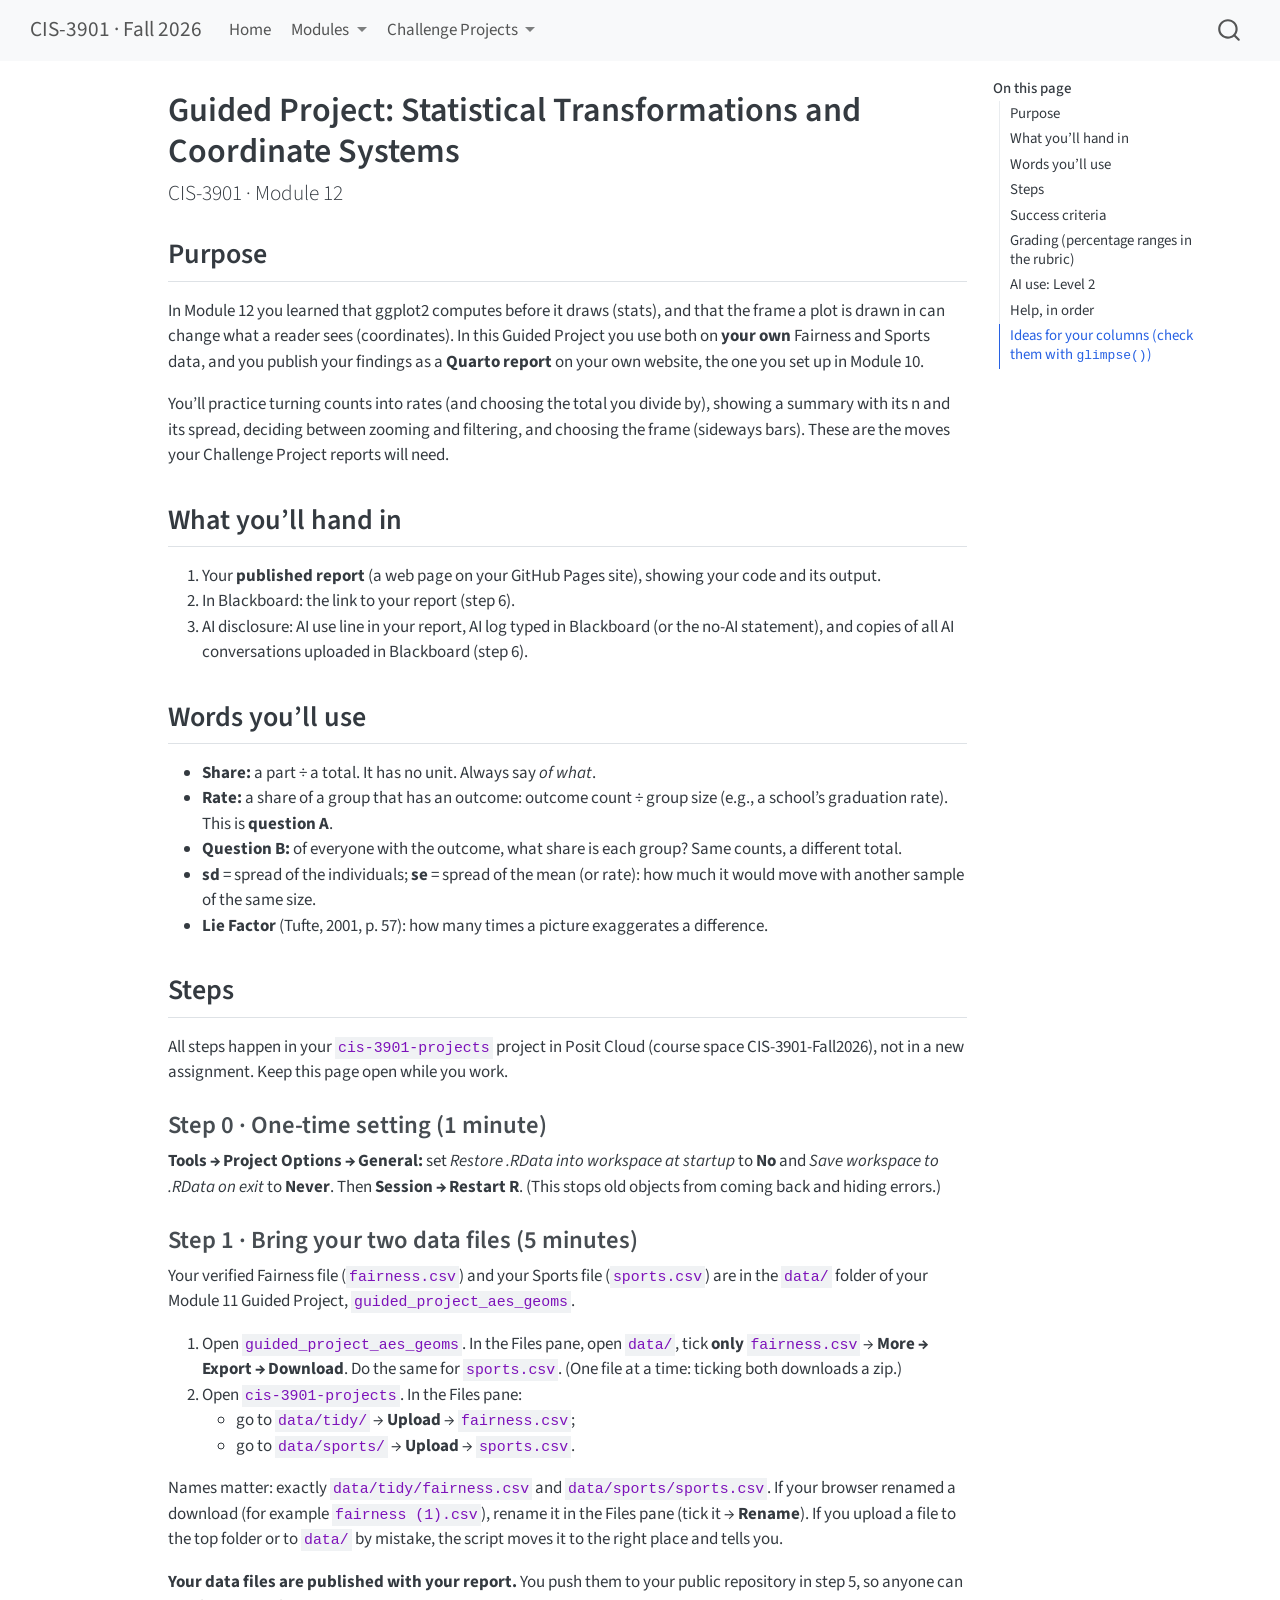
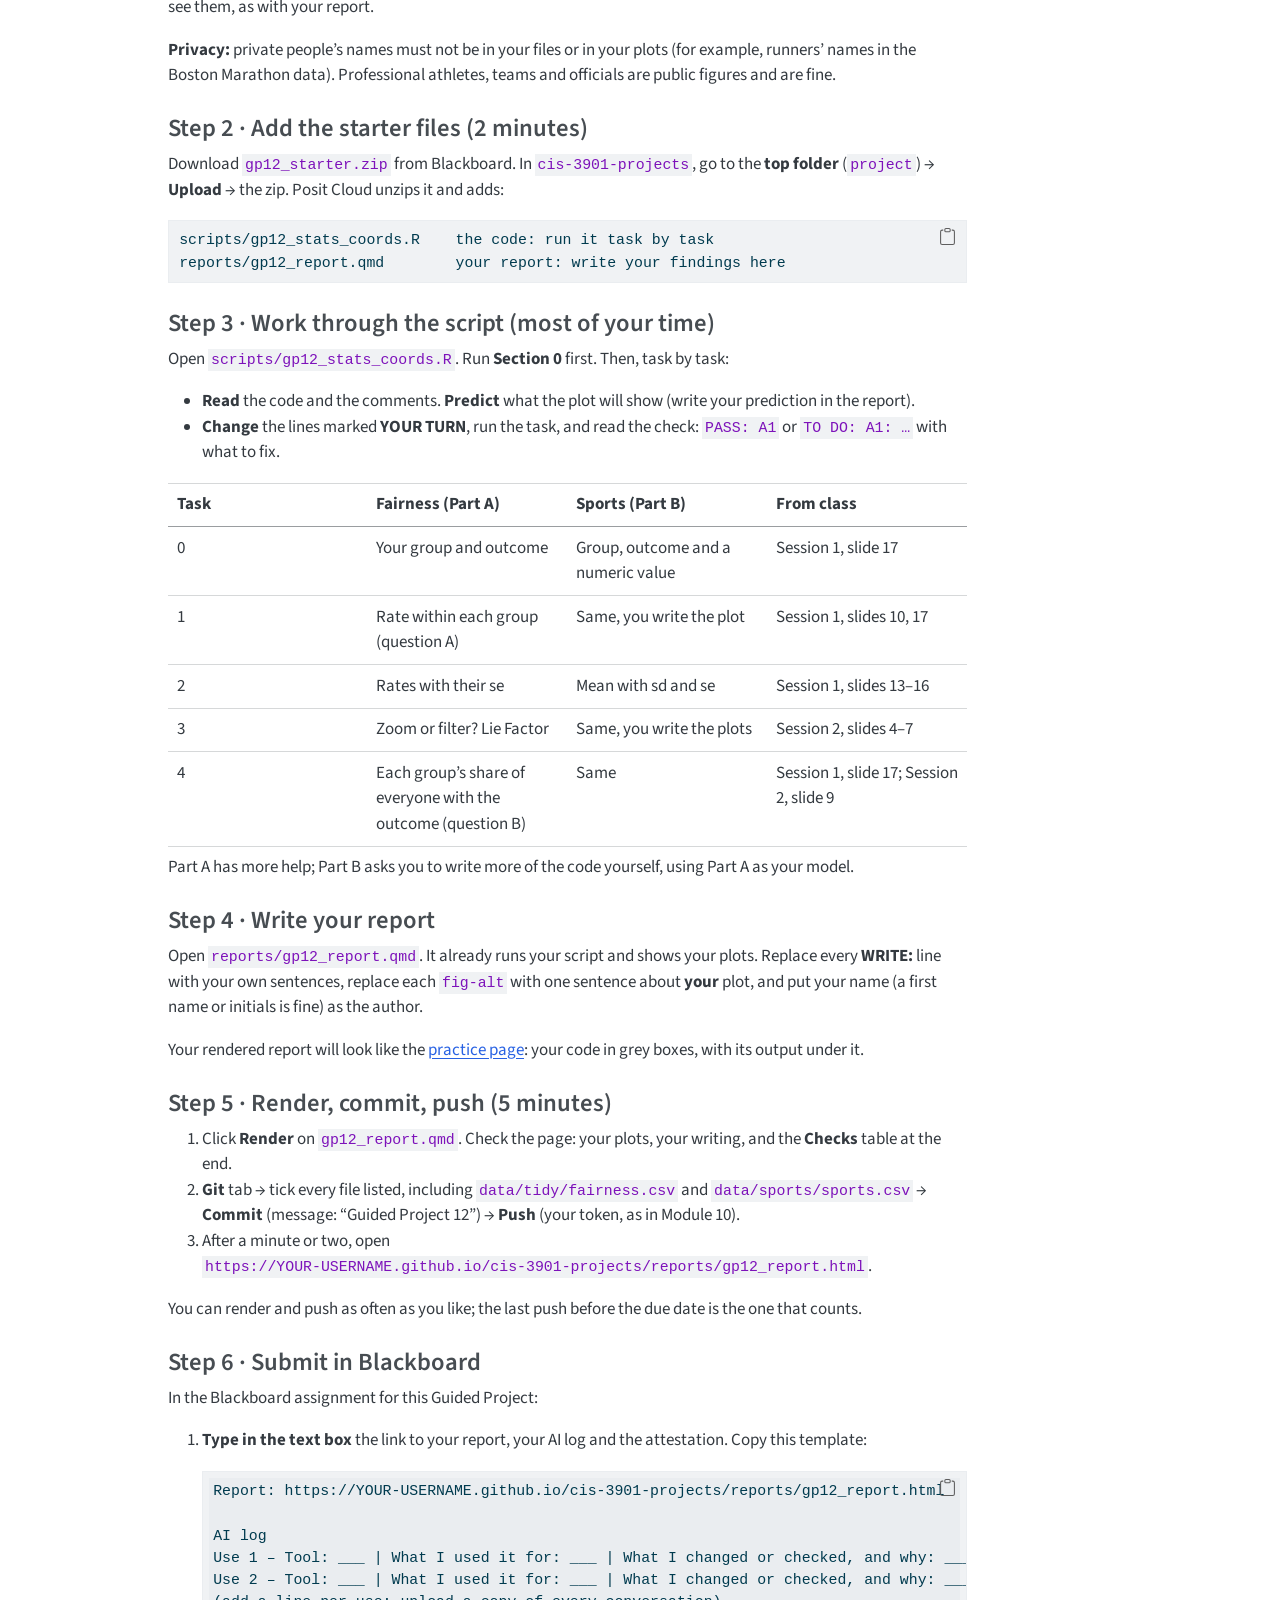
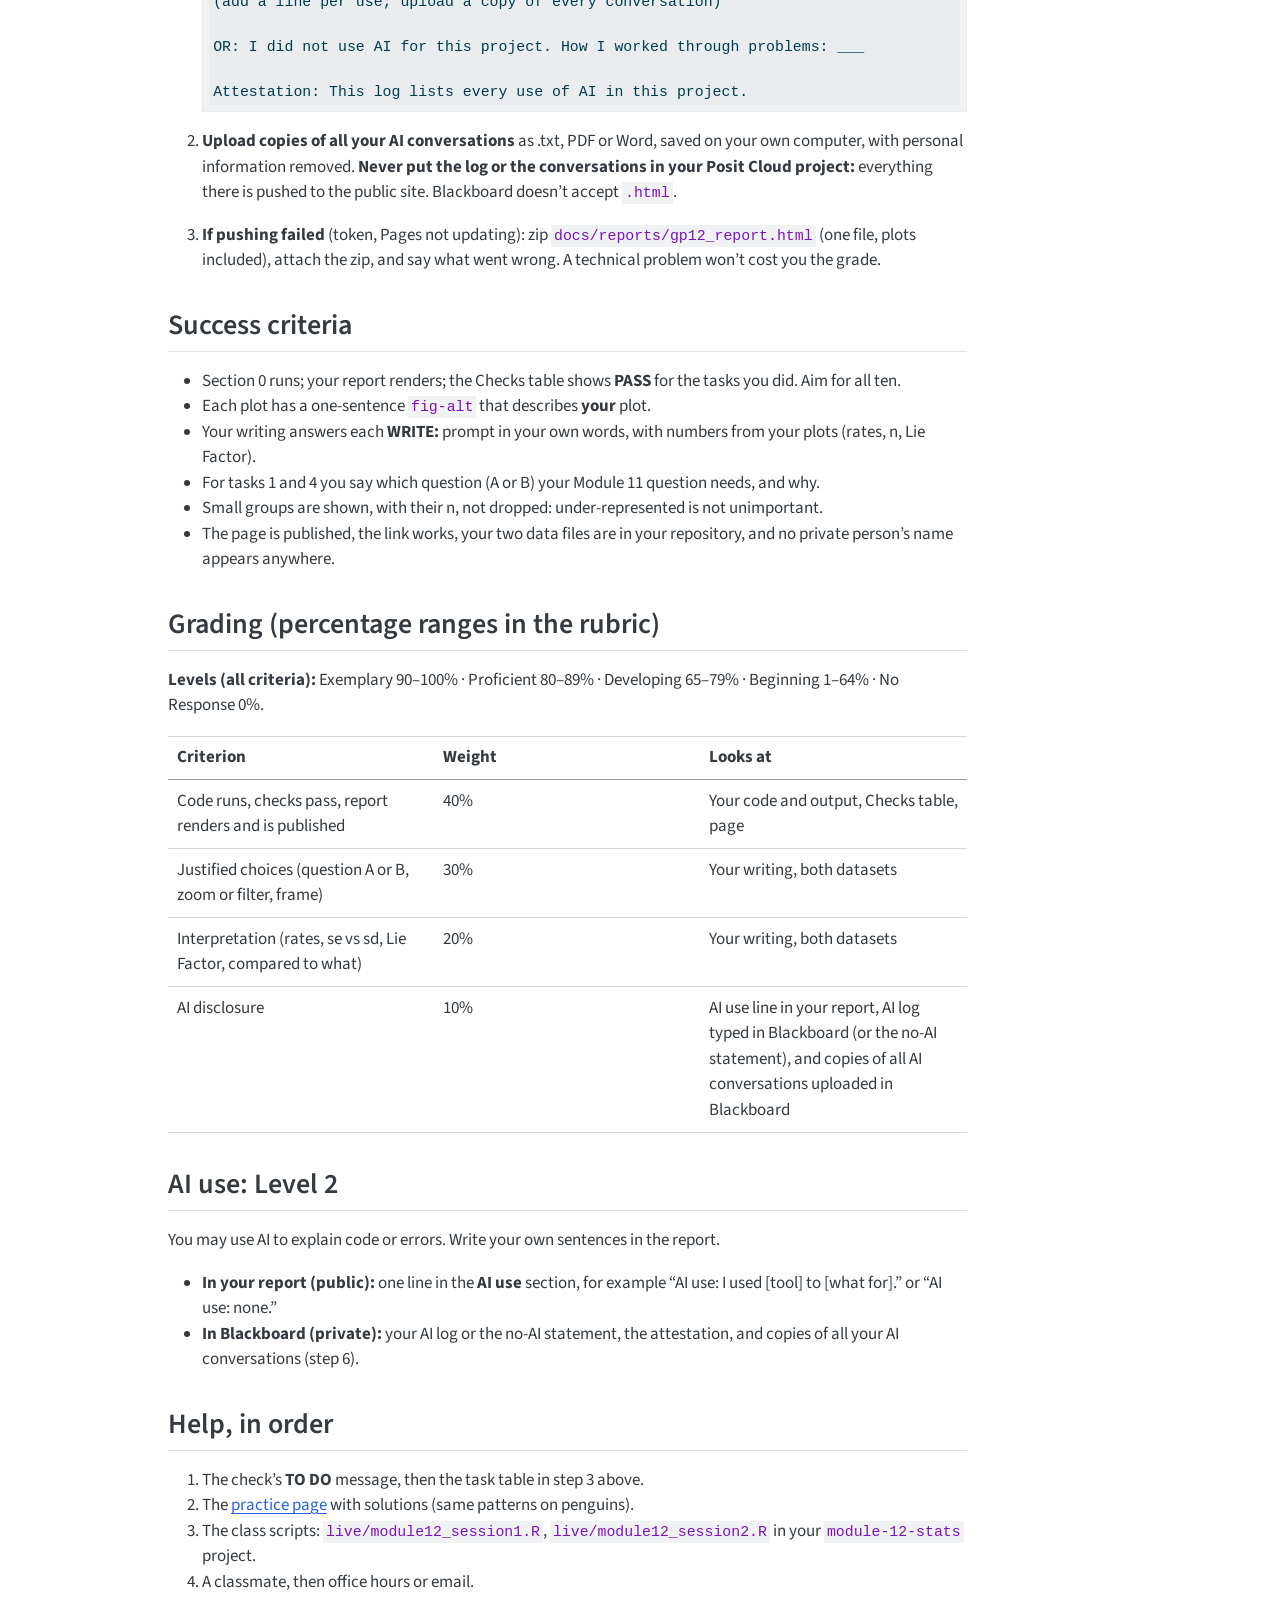
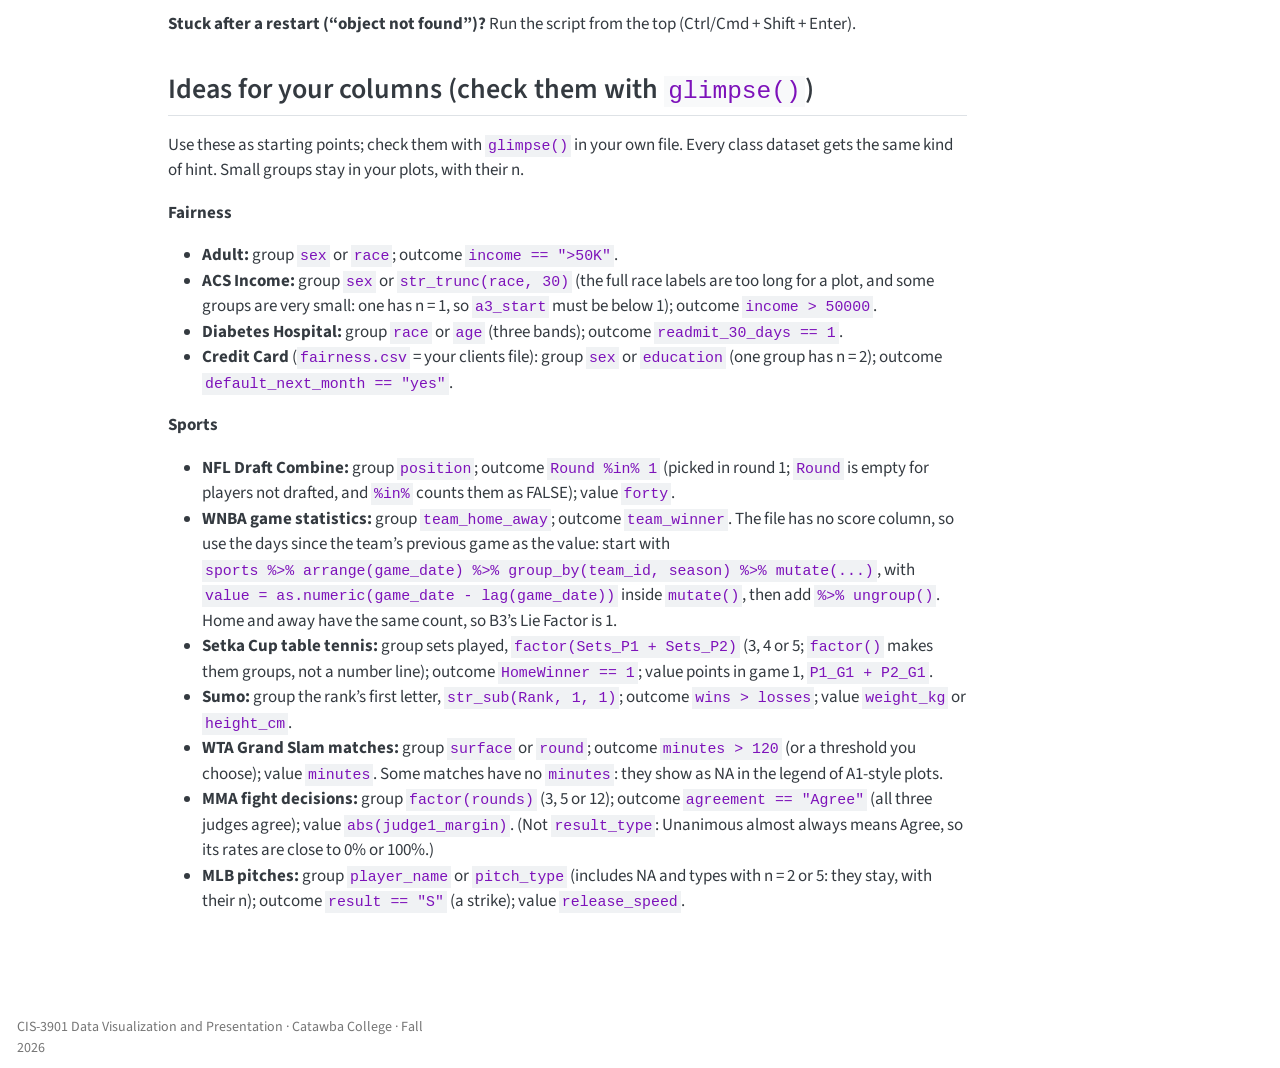
<file: docs/module-12/guided-project.html>
<!DOCTYPE html>
<html xmlns="http://www.w3.org/1999/xhtml" lang="en-US" xml:lang="en-US"><head>

<meta charset="utf-8">
<meta name="generator" content="quarto-1.9.38">

<meta name="viewport" content="width=device-width, initial-scale=1.0, user-scalable=yes">


<title>Guided Project: Statistical Transformations and Coordinate Systems – CIS-3901 · Fall 2026</title>
<style>
/* Default styles provided by pandoc.
** See https://pandoc.org/MANUAL.html#variables-for-html for config info.
*/
code{white-space: pre-wrap;}
span.smallcaps{font-variant: small-caps;}
div.columns{display: flex; gap: min(4vw, 1.5em);}
div.column{flex: auto; overflow-x: auto;}
div.hanging-indent{margin-left: 1.5em; text-indent: -1.5em;}
ul.task-list{list-style: none;}
ul.task-list li input[type="checkbox"] {
  width: 0.8em;
  margin: 0 0.8em 0.2em -1em; /* quarto-specific, see https://github.com/quarto-dev/quarto-cli/issues/4556 */ 
  vertical-align: middle;
}
/* CSS for syntax highlighting */
html { -webkit-text-size-adjust: 100%; }
pre > code.sourceCode { white-space: pre; position: relative; }
pre > code.sourceCode > span { display: inline-block; line-height: 1.25; }
pre > code.sourceCode > span:empty { height: 1.2em; }
.sourceCode { overflow: visible; }
code.sourceCode > span { color: inherit; text-decoration: inherit; }
div.sourceCode { margin: 1em 0; }
pre.sourceCode { margin: 0; }
@media screen {
div.sourceCode { overflow: auto; }
}
@media print {
pre > code.sourceCode { white-space: pre-wrap; }
pre > code.sourceCode > span { text-indent: -5em; padding-left: 5em; }
}
pre.numberSource code
  { counter-reset: source-line 0; }
pre.numberSource code > span
  { position: relative; left: -4em; counter-increment: source-line; }
pre.numberSource code > span > a:first-child::before
  { content: counter(source-line);
    position: relative; left: -1em; text-align: right; vertical-align: baseline;
    border: none; display: inline-block;
    -webkit-touch-callout: none; -webkit-user-select: none;
    -khtml-user-select: none; -moz-user-select: none;
    -ms-user-select: none; user-select: none;
    padding: 0 4px; width: 4em;
  }
pre.numberSource { margin-left: 3em;  padding-left: 4px; }
div.sourceCode
  {   }
@media screen {
pre > code.sourceCode > span > a:first-child::before { text-decoration: underline; }
}
</style>


<script src="../site_libs/quarto-nav/quarto-nav.js"></script>
<script src="../site_libs/quarto-nav/headroom.min.js"></script>
<script src="../site_libs/clipboard/clipboard.min.js"></script>
<script src="../site_libs/quarto-search/autocomplete.umd.js"></script>
<script src="../site_libs/quarto-search/fuse.min.js"></script>
<script src="../site_libs/quarto-search/quarto-search.js"></script>
<meta name="quarto:offset" content="../">
<script src="../site_libs/quarto-html/quarto.js" type="module"></script>
<script src="../site_libs/quarto-html/tabsets/tabsets.js" type="module"></script>
<script src="../site_libs/quarto-html/popper.min.js"></script>
<script src="../site_libs/quarto-html/tippy.umd.min.js"></script>
<script src="../site_libs/quarto-html/anchor.min.js"></script>
<link href="../site_libs/quarto-html/tippy.css" rel="stylesheet">
<link href="../site_libs/quarto-html/quarto-syntax-highlighting-15634bcf2e68342d4ad2dfa704d543f6.css" rel="stylesheet" id="quarto-text-highlighting-styles">
<script src="../site_libs/bootstrap/bootstrap.min.js"></script>
<link href="../site_libs/bootstrap/bootstrap-icons.css" rel="stylesheet">
<link href="../site_libs/bootstrap/bootstrap-6388ad00bb6ecaefa25b9a98db1edf18.min.css" rel="stylesheet" append-hash="true" id="quarto-bootstrap" data-mode="light">
<script id="quarto-search-options" type="application/json">{
  "location": "navbar",
  "copy-button": false,
  "collapse-after": 3,
  "panel-placement": "end",
  "type": "overlay",
  "limit": 50,
  "keyboard-shortcut": [
    "f",
    "/",
    "s"
  ],
  "show-item-context": false,
  "language": {
    "search-no-results-text": "No results",
    "search-matching-documents-text": "matching documents",
    "search-copy-link-title": "Copy link to search",
    "search-hide-matches-text": "Hide additional matches",
    "search-more-match-text": "more match in this document",
    "search-more-matches-text": "more matches in this document",
    "search-clear-button-title": "Clear",
    "search-text-placeholder": "",
    "search-detached-cancel-button-title": "Cancel",
    "search-submit-button-title": "Submit",
    "search-label": "Search"
  }
}</script>


</head>

<body class="nav-fixed quarto-light">

<div id="quarto-search-results"></div>
  <header id="quarto-header" class="headroom fixed-top">
    <nav class="navbar navbar-expand-lg " data-bs-theme="dark">
      <div class="navbar-container container-fluid">
      <div class="navbar-brand-container mx-auto">
    <a class="navbar-brand" href="../index.html">
    <span class="navbar-title">CIS-3901 · Fall 2026</span>
    </a>
  </div>
            <div id="quarto-search" class="" title="Search"></div>
          <button class="navbar-toggler" type="button" data-bs-toggle="collapse" data-bs-target="#navbarCollapse" aria-controls="navbarCollapse" role="menu" aria-expanded="false" aria-label="Toggle navigation" onclick="if (window.quartoToggleHeadroom) { window.quartoToggleHeadroom(); }">
  <span class="navbar-toggler-icon"></span>
</button>
          <div class="collapse navbar-collapse" id="navbarCollapse">
            <ul class="navbar-nav navbar-nav-scroll me-auto">
  <li class="nav-item">
    <a class="nav-link" href="../index.html"> 
<span class="menu-text">Home</span></a>
  </li>  
  <li class="nav-item dropdown ">
    <a class="nav-link dropdown-toggle" href="#" id="nav-menu-modules" role="link" data-bs-toggle="dropdown" aria-expanded="false">
 <span class="menu-text">Modules</span>
    </a>
    <ul class="dropdown-menu" aria-labelledby="nav-menu-modules">    
        <li>
    <a class="dropdown-item" href="../module-10/index.html">
 <span class="dropdown-text">Module 10: Tidy Data and Project Setup</span></a>
  </li>  
        <li>
    <a class="dropdown-item" href="../module-11/index.html">
 <span class="dropdown-text">Module 11: Grammar of Graphics I</span></a>
  </li>  
        <li>
    <a class="dropdown-item" href="../module-12/index.html">
 <span class="dropdown-text">Module 12: Grammar of Graphics II</span></a>
  </li>  
        <li>
    <a class="dropdown-item" href="../module-13/index.html">
 <span class="dropdown-text">Module 13: Grammar of Graphics III</span></a>
  </li>  
    </ul>
  </li>
  <li class="nav-item dropdown ">
    <a class="nav-link dropdown-toggle" href="#" id="nav-menu-challenge-projects" role="link" data-bs-toggle="dropdown" aria-expanded="false">
 <span class="menu-text">Challenge Projects</span>
    </a>
    <ul class="dropdown-menu" aria-labelledby="nav-menu-challenge-projects">    
        <li>
    <a class="dropdown-item" href="../challenge-projects/index.html">
 <span class="dropdown-text">Overview</span></a>
  </li>  
        <li>
    <a class="dropdown-item" href="../challenge-projects/fairness-data.html">
 <span class="dropdown-text">Challenge Project: Fairness Data</span></a>
  </li>  
        <li>
    <a class="dropdown-item" href="../challenge-projects/sports-data.html">
 <span class="dropdown-text">Challenge Project: Sports Data</span></a>
  </li>  
    </ul>
  </li>
</ul>
          </div> <!-- /navcollapse -->
            <div class="quarto-navbar-tools">
</div>
      </div> <!-- /container-fluid -->
    </nav>
</header>
<!-- content -->
<div id="quarto-content" class="quarto-container page-columns page-rows-contents page-layout-article page-navbar">
<!-- sidebar -->
<!-- margin-sidebar -->
    <div id="quarto-margin-sidebar" class="sidebar margin-sidebar">
        <nav id="TOC" role="doc-toc" class="toc-active">
    <h2 id="toc-title">On this page</h2>
   
  <ul class="collapse">
  <li><a href="#purpose" id="toc-purpose" class="nav-link active" data-scroll-target="#purpose">Purpose</a></li>
  <li><a href="#what-youll-hand-in" id="toc-what-youll-hand-in" class="nav-link" data-scroll-target="#what-youll-hand-in">What you’ll hand in</a></li>
  <li><a href="#words-youll-use" id="toc-words-youll-use" class="nav-link" data-scroll-target="#words-youll-use">Words you’ll use</a></li>
  <li><a href="#steps" id="toc-steps" class="nav-link" data-scroll-target="#steps">Steps</a></li>
  <li><a href="#success-criteria" id="toc-success-criteria" class="nav-link" data-scroll-target="#success-criteria">Success criteria</a></li>
  <li><a href="#grading-percentage-ranges-in-the-rubric" id="toc-grading-percentage-ranges-in-the-rubric" class="nav-link" data-scroll-target="#grading-percentage-ranges-in-the-rubric">Grading (percentage ranges in the rubric)</a></li>
  <li><a href="#ai-use-level-2" id="toc-ai-use-level-2" class="nav-link" data-scroll-target="#ai-use-level-2">AI use: Level 2</a></li>
  <li><a href="#help-in-order" id="toc-help-in-order" class="nav-link" data-scroll-target="#help-in-order">Help, in order</a></li>
  <li><a href="#ideas-for-your-columns-check-them-with-glimpse" id="toc-ideas-for-your-columns-check-them-with-glimpse" class="nav-link" data-scroll-target="#ideas-for-your-columns-check-them-with-glimpse">Ideas for your columns (check them with <code>glimpse()</code>)</a></li>
  </ul>
</nav>
    </div>
<!-- main -->
<main class="content" id="quarto-document-content">

<header id="title-block-header" class="quarto-title-block default">
<div class="quarto-title">
<h1 class="title">Guided Project: Statistical Transformations and Coordinate Systems</h1>
<p class="subtitle lead">CIS-3901 · Module 12</p>
</div>



<div class="quarto-title-meta">

    
  
    
  </div>
  


</header>


<section id="purpose" class="level2">
<h2 class="anchored" data-anchor-id="purpose">Purpose</h2>
<p>In Module 12 you learned that ggplot2 computes before it draws (stats), and that the frame a plot is drawn in can change what a reader sees (coordinates). In this Guided Project you use both on <strong>your own</strong> Fairness and Sports data, and you publish your findings as a <strong>Quarto report</strong> on your own website, the one you set up in Module 10.</p>
<p>You’ll practice turning counts into rates (and choosing the total you divide by), showing a summary with its n and its spread, deciding between zooming and filtering, and choosing the frame (sideways bars). These are the moves your Challenge Project reports will need.</p>
</section>
<section id="what-youll-hand-in" class="level2">
<h2 class="anchored" data-anchor-id="what-youll-hand-in">What you’ll hand in</h2>
<ol type="1">
<li>Your <strong>published report</strong> (a web page on your GitHub Pages site), showing your code and its output.</li>
<li>In Blackboard: the link to your report (step 6).</li>
<li>AI disclosure: AI use line in your report, AI log typed in Blackboard (or the no-AI statement), and copies of all AI conversations uploaded in Blackboard (step 6).</li>
</ol>
</section>
<section id="words-youll-use" class="level2">
<h2 class="anchored" data-anchor-id="words-youll-use">Words you’ll use</h2>
<ul>
<li><strong>Share:</strong> a part ÷ a total. It has no unit. Always say <em>of what</em>.</li>
<li><strong>Rate:</strong> a share of a group that has an outcome: outcome count ÷ group size (e.g., a school’s graduation rate). This is <strong>question A</strong>.</li>
<li><strong>Question B:</strong> of everyone with the outcome, what share is each group? Same counts, a different total.</li>
<li><strong>sd</strong> = spread of the individuals; <strong>se</strong> = spread of the mean (or rate): how much it would move with another sample of the same size.</li>
<li><strong>Lie Factor</strong> (Tufte, 2001, p.&nbsp;57): how many times a picture exaggerates a difference.</li>
</ul>
</section>
<section id="steps" class="level2">
<h2 class="anchored" data-anchor-id="steps">Steps</h2>
<p>All steps happen in your <strong><code>cis-3901-projects</code></strong> project in Posit Cloud (course space CIS-3901-Fall2026), not in a new assignment. Keep this page open while you work.</p>
<section id="step-0-one-time-setting-1-minute" class="level3">
<h3 class="anchored" data-anchor-id="step-0-one-time-setting-1-minute">Step 0 · One-time setting (1 minute)</h3>
<p><strong>Tools → Project Options → General:</strong> set <em>Restore .RData into workspace at startup</em> to <strong>No</strong> and <em>Save workspace to .RData on exit</em> to <strong>Never</strong>. Then <strong>Session → Restart R</strong>. (This stops old objects from coming back and hiding errors.)</p>
</section>
<section id="step-1-bring-your-two-data-files-5-minutes" class="level3">
<h3 class="anchored" data-anchor-id="step-1-bring-your-two-data-files-5-minutes">Step 1 · Bring your two data files (5 minutes)</h3>
<p>Your verified Fairness file (<code>fairness.csv</code>) and your Sports file (<code>sports.csv</code>) are in the <code>data/</code> folder of your Module 11 Guided Project, <strong><code>guided_project_aes_geoms</code></strong>.</p>
<ol type="1">
<li>Open <code>guided_project_aes_geoms</code>. In the Files pane, open <code>data/</code>, tick <strong>only</strong> <code>fairness.csv</code> → <strong>More → Export → Download</strong>. Do the same for <code>sports.csv</code>. (One file at a time: ticking both downloads a zip.)</li>
<li>Open <code>cis-3901-projects</code>. In the Files pane:
<ul>
<li>go to <code>data/tidy/</code> → <strong>Upload</strong> → <code>fairness.csv</code>;</li>
<li>go to <code>data/sports/</code> → <strong>Upload</strong> → <code>sports.csv</code>.</li>
</ul></li>
</ol>
<p>Names matter: exactly <code>data/tidy/fairness.csv</code> and <code>data/sports/sports.csv</code>. If your browser renamed a download (for example <code>fairness (1).csv</code>), rename it in the Files pane (tick it → <strong>Rename</strong>). If you upload a file to the top folder or to <code>data/</code> by mistake, the script moves it to the right place and tells you.</p>
<p><strong>Your data files are published with your report.</strong> You push them to your public repository in step 5, so anyone can see them, as with your report.</p>
<p><strong>Privacy:</strong> private people’s names must not be in your files or in your plots (for example, runners’ names in the Boston Marathon data). Professional athletes, teams and officials are public figures and are fine.</p>
</section>
<section id="step-2-add-the-starter-files-2-minutes" class="level3">
<h3 class="anchored" data-anchor-id="step-2-add-the-starter-files-2-minutes">Step 2 · Add the starter files (2 minutes)</h3>
<p>Download <strong><code>gp12_starter.zip</code></strong> from Blackboard. In <code>cis-3901-projects</code>, go to the <strong>top folder</strong> (<code>project</code>) → <strong>Upload</strong> → the zip. Posit Cloud unzips it and adds:</p>
<div class="code-copy-outer-scaffold"><div class="sourceCode" id="cb1"><pre class="sourceCode default code-with-copy"><code class="sourceCode default"><span id="cb1-1"><a href="#cb1-1" aria-hidden="true" tabindex="-1"></a>scripts/gp12_stats_coords.R    the code: run it task by task</span>
<span id="cb1-2"><a href="#cb1-2" aria-hidden="true" tabindex="-1"></a>reports/gp12_report.qmd        your report: write your findings here</span></code></pre></div><button title="Copy to Clipboard" class="code-copy-button"><i class="bi"></i></button></div>
</section>
<section id="step-3-work-through-the-script-most-of-your-time" class="level3">
<h3 class="anchored" data-anchor-id="step-3-work-through-the-script-most-of-your-time">Step 3 · Work through the script (most of your time)</h3>
<p>Open <code>scripts/gp12_stats_coords.R</code>. Run <strong>Section 0</strong> first. Then, task by task:</p>
<ul>
<li><strong>Read</strong> the code and the comments. <strong>Predict</strong> what the plot will show (write your prediction in the report).</li>
<li><strong>Change</strong> the lines marked <strong>YOUR TURN</strong>, run the task, and read the check: <code>PASS: A1</code> or <code>TO DO: A1: …</code> with what to fix.</li>
</ul>
<table class="caption-top table">
<colgroup>
<col style="width: 25%">
<col style="width: 25%">
<col style="width: 25%">
<col style="width: 25%">
</colgroup>
<thead>
<tr class="header">
<th>Task</th>
<th>Fairness (Part A)</th>
<th>Sports (Part B)</th>
<th>From class</th>
</tr>
</thead>
<tbody>
<tr class="odd">
<td>0</td>
<td>Your group and outcome</td>
<td>Group, outcome and a numeric value</td>
<td>Session 1, slide 17</td>
</tr>
<tr class="even">
<td>1</td>
<td>Rate within each group (question A)</td>
<td>Same, you write the plot</td>
<td>Session 1, slides 10, 17</td>
</tr>
<tr class="odd">
<td>2</td>
<td>Rates with their se</td>
<td>Mean with sd and se</td>
<td>Session 1, slides 13–16</td>
</tr>
<tr class="even">
<td>3</td>
<td>Zoom or filter? Lie Factor</td>
<td>Same, you write the plots</td>
<td>Session 2, slides 4–7</td>
</tr>
<tr class="odd">
<td>4</td>
<td>Each group’s share of everyone with the outcome (question B)</td>
<td>Same</td>
<td>Session 1, slide 17; Session 2, slide 9</td>
</tr>
</tbody>
</table>
<p>Part A has more help; Part B asks you to write more of the code yourself, using Part A as your model.</p>
</section>
<section id="step-4-write-your-report" class="level3">
<h3 class="anchored" data-anchor-id="step-4-write-your-report">Step 4 · Write your report</h3>
<p>Open <code>reports/gp12_report.qmd</code>. It already runs your script and shows your plots. Replace every <strong>WRITE:</strong> line with your own sentences, replace each <code>fig-alt</code> with one sentence about <strong>your</strong> plot, and put your name (a first name or initials is fine) as the author.</p>
<p>Your rendered report will look like the <a href="practice.html">practice page</a>: your code in grey boxes, with its output under it.</p>
</section>
<section id="step-5-render-commit-push-5-minutes" class="level3">
<h3 class="anchored" data-anchor-id="step-5-render-commit-push-5-minutes">Step 5 · Render, commit, push (5 minutes)</h3>
<ol type="1">
<li>Click <strong>Render</strong> on <code>gp12_report.qmd</code>. Check the page: your plots, your writing, and the <strong>Checks</strong> table at the end.</li>
<li><strong>Git</strong> tab → tick every file listed, including <code>data/tidy/fairness.csv</code> and <code>data/sports/sports.csv</code> → <strong>Commit</strong> (message: “Guided Project 12”) → <strong>Push</strong> (your token, as in Module 10).</li>
<li>After a minute or two, open <code>https://YOUR-USERNAME.github.io/cis-3901-projects/reports/gp12_report.html</code>.</li>
</ol>
<p>You can render and push as often as you like; the last push before the due date is the one that counts.</p>
</section>
<section id="step-6-submit-in-blackboard" class="level3">
<h3 class="anchored" data-anchor-id="step-6-submit-in-blackboard">Step 6 · Submit in Blackboard</h3>
<p>In the Blackboard assignment for this Guided Project:</p>
<ol type="1">
<li><p><strong>Type in the text box</strong> the link to your report, your AI log and the attestation. Copy this template:</p>
<div class="code-copy-outer-scaffold"><div class="sourceCode" id="cb2"><pre class="sourceCode default code-with-copy"><code class="sourceCode default"><span id="cb2-1"><a href="#cb2-1" aria-hidden="true" tabindex="-1"></a>Report: https://YOUR-USERNAME.github.io/cis-3901-projects/reports/gp12_report.html</span>
<span id="cb2-2"><a href="#cb2-2" aria-hidden="true" tabindex="-1"></a></span>
<span id="cb2-3"><a href="#cb2-3" aria-hidden="true" tabindex="-1"></a>AI log</span>
<span id="cb2-4"><a href="#cb2-4" aria-hidden="true" tabindex="-1"></a>Use 1 – Tool: ___ | What I used it for: ___ | What I changed or checked, and why: ___</span>
<span id="cb2-5"><a href="#cb2-5" aria-hidden="true" tabindex="-1"></a>Use 2 – Tool: ___ | What I used it for: ___ | What I changed or checked, and why: ___</span>
<span id="cb2-6"><a href="#cb2-6" aria-hidden="true" tabindex="-1"></a>(add a line per use; upload a copy of every conversation)</span>
<span id="cb2-7"><a href="#cb2-7" aria-hidden="true" tabindex="-1"></a></span>
<span id="cb2-8"><a href="#cb2-8" aria-hidden="true" tabindex="-1"></a>OR: I did not use AI for this project. How I worked through problems: ___</span>
<span id="cb2-9"><a href="#cb2-9" aria-hidden="true" tabindex="-1"></a></span>
<span id="cb2-10"><a href="#cb2-10" aria-hidden="true" tabindex="-1"></a>Attestation: This log lists every use of AI in this project.</span></code></pre></div><button title="Copy to Clipboard" class="code-copy-button"><i class="bi"></i></button></div></li>
<li><p><strong>Upload copies of all your AI conversations</strong> as .txt, PDF or Word, saved on your own computer, with personal information removed. <strong>Never put the log or the conversations in your Posit Cloud project:</strong> everything there is pushed to the public site. Blackboard doesn’t accept <code>.html</code>.</p></li>
<li><p><strong>If pushing failed</strong> (token, Pages not updating): zip <code>docs/reports/gp12_report.html</code> (one file, plots included), attach the zip, and say what went wrong. A technical problem won’t cost you the grade.</p></li>
</ol>
</section>
</section>
<section id="success-criteria" class="level2">
<h2 class="anchored" data-anchor-id="success-criteria">Success criteria</h2>
<ul>
<li>Section 0 runs; your report renders; the Checks table shows <strong>PASS</strong> for the tasks you did. Aim for all ten.</li>
<li>Each plot has a one-sentence <code>fig-alt</code> that describes <strong>your</strong> plot.</li>
<li>Your writing answers each <strong>WRITE:</strong> prompt in your own words, with numbers from your plots (rates, n, Lie Factor).</li>
<li>For tasks 1 and 4 you say which question (A or B) your Module 11 question needs, and why.</li>
<li>Small groups are shown, with their n, not dropped: under-represented is not unimportant.</li>
<li>The page is published, the link works, your two data files are in your repository, and no private person’s name appears anywhere.</li>
</ul>
</section>
<section id="grading-percentage-ranges-in-the-rubric" class="level2">
<h2 class="anchored" data-anchor-id="grading-percentage-ranges-in-the-rubric">Grading (percentage ranges in the rubric)</h2>
<p><strong>Levels (all criteria):</strong> Exemplary 90–100% · Proficient 80–89% · Developing 65–79% · Beginning 1–64% · No Response 0%.</p>
<table class="caption-top table">
<colgroup>
<col style="width: 33%">
<col style="width: 33%">
<col style="width: 33%">
</colgroup>
<thead>
<tr class="header">
<th>Criterion</th>
<th>Weight</th>
<th>Looks at</th>
</tr>
</thead>
<tbody>
<tr class="odd">
<td>Code runs, checks pass, report renders and is published</td>
<td>40%</td>
<td>Your code and output, Checks table, page</td>
</tr>
<tr class="even">
<td>Justified choices (question A or B, zoom or filter, frame)</td>
<td>30%</td>
<td>Your writing, both datasets</td>
</tr>
<tr class="odd">
<td>Interpretation (rates, se vs sd, Lie Factor, compared to what)</td>
<td>20%</td>
<td>Your writing, both datasets</td>
</tr>
<tr class="even">
<td>AI disclosure</td>
<td>10%</td>
<td>AI use line in your report, AI log typed in Blackboard (or the no-AI statement), and copies of all AI conversations uploaded in Blackboard</td>
</tr>
</tbody>
</table>
</section>
<section id="ai-use-level-2" class="level2">
<h2 class="anchored" data-anchor-id="ai-use-level-2">AI use: Level 2</h2>
<p>You may use AI to explain code or errors. Write your own sentences in the report.</p>
<ul>
<li><strong>In your report (public):</strong> one line in the <strong>AI use</strong> section, for example “AI use: I used [tool] to [what for].” or “AI use: none.”</li>
<li><strong>In Blackboard (private):</strong> your AI log or the no-AI statement, the attestation, and copies of all your AI conversations (step 6).</li>
</ul>
</section>
<section id="help-in-order" class="level2">
<h2 class="anchored" data-anchor-id="help-in-order">Help, in order</h2>
<ol type="1">
<li>The check’s <strong>TO DO</strong> message, then the task table in step 3 above.</li>
<li>The <a href="practice.html">practice page</a> with solutions (same patterns on penguins).</li>
<li>The class scripts: <code>live/module12_session1.R</code>, <code>live/module12_session2.R</code> in your <code>module-12-stats</code> project.</li>
<li>A classmate, then office hours or email.</li>
</ol>
<p><strong>Stuck after a restart (“object not found”)?</strong> Run the script from the top (Ctrl/Cmd + Shift + Enter).</p>
</section>
<section id="ideas-for-your-columns-check-them-with-glimpse" class="level2">
<h2 class="anchored" data-anchor-id="ideas-for-your-columns-check-them-with-glimpse">Ideas for your columns (check them with <code>glimpse()</code>)</h2>
<p>Use these as starting points; check them with <code>glimpse()</code> in your own file. Every class dataset gets the same kind of hint. Small groups stay in your plots, with their n.</p>
<p><strong>Fairness</strong></p>
<ul>
<li><strong>Adult:</strong> group <code>sex</code> or <code>race</code>; outcome <code>income == "&gt;50K"</code>.</li>
<li><strong>ACS Income:</strong> group <code>sex</code> or <code>str_trunc(race, 30)</code> (the full race labels are too long for a plot, and some groups are very small: one has n = 1, so <code>a3_start</code> must be below 1); outcome <code>income &gt; 50000</code>.</li>
<li><strong>Diabetes Hospital:</strong> group <code>race</code> or <code>age</code> (three bands); outcome <code>readmit_30_days == 1</code>.</li>
<li><strong>Credit Card</strong> (<code>fairness.csv</code> = your clients file): group <code>sex</code> or <code>education</code> (one group has n = 2); outcome <code>default_next_month == "yes"</code>.</li>
</ul>
<p><strong>Sports</strong></p>
<ul>
<li><strong>NFL Draft Combine:</strong> group <code>position</code>; outcome <code>Round %in% 1</code> (picked in round 1; <code>Round</code> is empty for players not drafted, and <code>%in%</code> counts them as FALSE); value <code>forty</code>.</li>
<li><strong>WNBA game statistics:</strong> group <code>team_home_away</code>; outcome <code>team_winner</code>. The file has no score column, so use the days since the team’s previous game as the value: start with <code>sports %&gt;% arrange(game_date) %&gt;% group_by(team_id, season) %&gt;% mutate(...)</code>, with <code>value = as.numeric(game_date - lag(game_date))</code> inside <code>mutate()</code>, then add <code>%&gt;% ungroup()</code>. Home and away have the same count, so B3’s Lie Factor is 1.</li>
<li><strong>Setka Cup table tennis:</strong> group sets played, <code>factor(Sets_P1 + Sets_P2)</code> (3, 4 or 5; <code>factor()</code> makes them groups, not a number line); outcome <code>HomeWinner == 1</code>; value points in game 1, <code>P1_G1 + P2_G1</code>.</li>
<li><strong>Sumo:</strong> group the rank’s first letter, <code>str_sub(Rank, 1, 1)</code>; outcome <code>wins &gt; losses</code>; value <code>weight_kg</code> or <code>height_cm</code>.</li>
<li><strong>WTA Grand Slam matches:</strong> group <code>surface</code> or <code>round</code>; outcome <code>minutes &gt; 120</code> (or a threshold you choose); value <code>minutes</code>. Some matches have no <code>minutes</code>: they show as NA in the legend of A1-style plots.</li>
<li><strong>MMA fight decisions:</strong> group <code>factor(rounds)</code> (3, 5 or 12); outcome <code>agreement == "Agree"</code> (all three judges agree); value <code>abs(judge1_margin)</code>. (Not <code>result_type</code>: Unanimous almost always means Agree, so its rates are close to 0% or 100%.)</li>
<li><strong>MLB pitches:</strong> group <code>player_name</code> or <code>pitch_type</code> (includes NA and types with n = 2 or 5: they stay, with their n); outcome <code>result == "S"</code> (a strike); value <code>release_speed</code>.</li>
</ul>


</section>

</main> <!-- /main -->
<script id="quarto-html-after-body" type="application/javascript">
  window.document.addEventListener("DOMContentLoaded", function (event) {
    const icon = "";
    const anchorJS = new window.AnchorJS();
    anchorJS.options = {
      placement: 'right',
      icon: icon
    };
    anchorJS.add('.anchored');
    const isCodeAnnotation = (el) => {
      for (const clz of el.classList) {
        if (clz.startsWith('code-annotation-')) {                     
          return true;
        }
      }
      return false;
    }
    const onCopySuccess = function(e) {
      // button target
      const button = e.trigger;
      // don't keep focus
      button.blur();
      // flash "checked"
      button.classList.add('code-copy-button-checked');
      var currentTitle = button.getAttribute("title");
      button.setAttribute("title", "Copied!");
      let tooltip;
      if (window.bootstrap) {
        button.setAttribute("data-bs-toggle", "tooltip");
        button.setAttribute("data-bs-placement", "left");
        button.setAttribute("data-bs-title", "Copied!");
        tooltip = new bootstrap.Tooltip(button, 
          { trigger: "manual", 
            customClass: "code-copy-button-tooltip",
            offset: [0, -8]});
        tooltip.show();    
      }
      setTimeout(function() {
        if (tooltip) {
          tooltip.hide();
          button.removeAttribute("data-bs-title");
          button.removeAttribute("data-bs-toggle");
          button.removeAttribute("data-bs-placement");
        }
        button.setAttribute("title", currentTitle);
        button.classList.remove('code-copy-button-checked');
      }, 1000);
      // clear code selection
      e.clearSelection();
    }
    const getTextToCopy = function(trigger) {
      const outerScaffold = trigger.parentElement.cloneNode(true);
      const codeEl = outerScaffold.querySelector('code');
      for (const childEl of codeEl.children) {
        if (isCodeAnnotation(childEl)) {
          childEl.remove();
        }
      }
      return codeEl.innerText;
    }
    const clipboard = new window.ClipboardJS('.code-copy-button:not([data-in-quarto-modal])', {
      text: getTextToCopy
    });
    clipboard.on('success', onCopySuccess);
    if (window.document.getElementById('quarto-embedded-source-code-modal')) {
      const clipboardModal = new window.ClipboardJS('.code-copy-button[data-in-quarto-modal]', {
        text: getTextToCopy,
        container: window.document.getElementById('quarto-embedded-source-code-modal')
      });
      clipboardModal.on('success', onCopySuccess);
    }
      var localhostRegex = new RegExp(/^(?:http|https):\/\/localhost\:?[0-9]*\//);
      var mailtoRegex = new RegExp(/^mailto:/);
        var filterRegex = new RegExp("https:\/\/acintron-cc\.github\.io\/cis-3901-202710-guides\/");
      var isInternal = (href) => {
          return filterRegex.test(href) || localhostRegex.test(href) || mailtoRegex.test(href);
      }
      // Inspect non-navigation links and adorn them if external
     var links = window.document.querySelectorAll('a[href]:not(.nav-link):not(.navbar-brand):not(.toc-action):not(.sidebar-link):not(.sidebar-item-toggle):not(.pagination-link):not(.no-external):not([aria-hidden]):not(.dropdown-item):not(.quarto-navigation-tool):not(.about-link)');
      for (var i=0; i<links.length; i++) {
        const link = links[i];
        if (!isInternal(link.href)) {
          // undo the damage that might have been done by quarto-nav.js in the case of
          // links that we want to consider external
          if (link.dataset.originalHref !== undefined) {
            link.href = link.dataset.originalHref;
          }
        }
      }
    function tippyHover(el, contentFn, onTriggerFn, onUntriggerFn) {
      const config = {
        allowHTML: true,
        maxWidth: 500,
        delay: 100,
        arrow: false,
        appendTo: function(el) {
            return el.parentElement;
        },
        interactive: true,
        interactiveBorder: 10,
        theme: 'quarto',
        placement: 'bottom-start',
      };
      if (contentFn) {
        config.content = contentFn;
      }
      if (onTriggerFn) {
        config.onTrigger = onTriggerFn;
      }
      if (onUntriggerFn) {
        config.onUntrigger = onUntriggerFn;
      }
      window.tippy(el, config); 
    }
    const noterefs = window.document.querySelectorAll('a[role="doc-noteref"]');
    for (var i=0; i<noterefs.length; i++) {
      const ref = noterefs[i];
      tippyHover(ref, function() {
        // use id or data attribute instead here
        let href = ref.getAttribute('data-footnote-href') || ref.getAttribute('href');
        try { href = new URL(href).hash; } catch {}
        const id = href.replace(/^#\/?/, "");
        const note = window.document.getElementById(id);
        if (note) {
          return note.innerHTML;
        } else {
          return "";
        }
      });
    }
    const xrefs = window.document.querySelectorAll('a.quarto-xref');
    const processXRef = (id, note) => {
      // Strip column container classes
      const stripColumnClz = (el) => {
        el.classList.remove("page-full", "page-columns");
        if (el.children) {
          for (const child of el.children) {
            stripColumnClz(child);
          }
        }
      }
      stripColumnClz(note)
      if (id === null || id.startsWith('sec-')) {
        // Special case sections, only their first couple elements
        const container = document.createElement("div");
        if (note.children && note.children.length > 2) {
          container.appendChild(note.children[0].cloneNode(true));
          for (let i = 1; i < note.children.length; i++) {
            const child = note.children[i];
            if (child.tagName === "P" && child.innerText === "") {
              continue;
            } else {
              container.appendChild(child.cloneNode(true));
              break;
            }
          }
          if (window.Quarto?.typesetMath) {
            window.Quarto.typesetMath(container);
          }
          return container.innerHTML
        } else {
          if (window.Quarto?.typesetMath) {
            window.Quarto.typesetMath(note);
          }
          return note.innerHTML;
        }
      } else {
        // Remove any anchor links if they are present
        const anchorLink = note.querySelector('a.anchorjs-link');
        if (anchorLink) {
          anchorLink.remove();
        }
        if (window.Quarto?.typesetMath) {
          window.Quarto.typesetMath(note);
        }
        if (note.classList.contains("callout")) {
          return note.outerHTML;
        } else {
          return note.innerHTML;
        }
      }
    }
    for (var i=0; i<xrefs.length; i++) {
      const xref = xrefs[i];
      tippyHover(xref, undefined, function(instance) {
        instance.disable();
        let url = xref.getAttribute('href');
        let hash = undefined; 
        if (url.startsWith('#')) {
          hash = url;
        } else {
          try { hash = new URL(url).hash; } catch {}
        }
        if (hash) {
          const id = hash.replace(/^#\/?/, "");
          const note = window.document.getElementById(id);
          if (note !== null) {
            try {
              const html = processXRef(id, note.cloneNode(true));
              instance.setContent(html);
            } finally {
              instance.enable();
              instance.show();
            }
          } else {
            // See if we can fetch this
            fetch(url.split('#')[0])
            .then(res => res.text())
            .then(html => {
              const parser = new DOMParser();
              const htmlDoc = parser.parseFromString(html, "text/html");
              const note = htmlDoc.getElementById(id);
              if (note !== null) {
                const html = processXRef(id, note);
                instance.setContent(html);
              } 
            }).finally(() => {
              instance.enable();
              instance.show();
            });
          }
        } else {
          // See if we can fetch a full url (with no hash to target)
          // This is a special case and we should probably do some content thinning / targeting
          fetch(url)
          .then(res => res.text())
          .then(html => {
            const parser = new DOMParser();
            const htmlDoc = parser.parseFromString(html, "text/html");
            const note = htmlDoc.querySelector('main.content');
            if (note !== null) {
              // This should only happen for chapter cross references
              // (since there is no id in the URL)
              // remove the first header
              if (note.children.length > 0 && note.children[0].tagName === "HEADER") {
                note.children[0].remove();
              }
              const html = processXRef(null, note);
              instance.setContent(html);
            } 
          }).finally(() => {
            instance.enable();
            instance.show();
          });
        }
      }, function(instance) {
      });
    }
        let selectedAnnoteEl;
        const selectorForAnnotation = ( cell, annotation) => {
          let cellAttr = 'data-code-cell="' + cell + '"';
          let lineAttr = 'data-code-annotation="' +  annotation + '"';
          const selector = 'span[' + cellAttr + '][' + lineAttr + ']';
          return selector;
        }
        const selectCodeLines = (annoteEl) => {
          const doc = window.document;
          const targetCell = annoteEl.getAttribute("data-target-cell");
          const targetAnnotation = annoteEl.getAttribute("data-target-annotation");
          const annoteSpan = window.document.querySelector(selectorForAnnotation(targetCell, targetAnnotation));
          const lines = annoteSpan.getAttribute("data-code-lines").split(",");
          const lineIds = lines.map((line) => {
            return targetCell + "-" + line;
          })
          let top = null;
          let height = null;
          let parent = null;
          if (lineIds.length > 0) {
              //compute the position of the single el (top and bottom and make a div)
              const el = window.document.getElementById(lineIds[0]);
              top = el.offsetTop;
              height = el.offsetHeight;
              parent = el.parentElement.parentElement;
            if (lineIds.length > 1) {
              const lastEl = window.document.getElementById(lineIds[lineIds.length - 1]);
              const bottom = lastEl.offsetTop + lastEl.offsetHeight;
              height = bottom - top;
            }
            if (top !== null && height !== null && parent !== null) {
              // cook up a div (if necessary) and position it 
              let div = window.document.getElementById("code-annotation-line-highlight");
              if (div === null) {
                div = window.document.createElement("div");
                div.setAttribute("id", "code-annotation-line-highlight");
                div.style.position = 'absolute';
                parent.appendChild(div);
              }
              div.style.top = top - 2 + "px";
              div.style.height = height + 4 + "px";
              div.style.left = 0;
              let gutterDiv = window.document.getElementById("code-annotation-line-highlight-gutter");
              if (gutterDiv === null) {
                gutterDiv = window.document.createElement("div");
                gutterDiv.setAttribute("id", "code-annotation-line-highlight-gutter");
                gutterDiv.style.position = 'absolute';
                const codeCell = window.document.getElementById(targetCell);
                const gutter = codeCell.querySelector('.code-annotation-gutter');
                gutter.appendChild(gutterDiv);
              }
              gutterDiv.style.top = top - 2 + "px";
              gutterDiv.style.height = height + 4 + "px";
            }
            selectedAnnoteEl = annoteEl;
          }
        };
        const unselectCodeLines = () => {
          const elementsIds = ["code-annotation-line-highlight", "code-annotation-line-highlight-gutter"];
          elementsIds.forEach((elId) => {
            const div = window.document.getElementById(elId);
            if (div) {
              div.remove();
            }
          });
          selectedAnnoteEl = undefined;
        };
          // Handle positioning of the toggle
      window.addEventListener(
        "resize",
        throttle(() => {
          elRect = undefined;
          if (selectedAnnoteEl) {
            selectCodeLines(selectedAnnoteEl);
          }
        }, 10)
      );
      function throttle(fn, ms) {
      let throttle = false;
      let timer;
        return (...args) => {
          if(!throttle) { // first call gets through
              fn.apply(this, args);
              throttle = true;
          } else { // all the others get throttled
              if(timer) clearTimeout(timer); // cancel #2
              timer = setTimeout(() => {
                fn.apply(this, args);
                timer = throttle = false;
              }, ms);
          }
        };
      }
        // Attach click handler to the DT
        const annoteDls = window.document.querySelectorAll('dt[data-target-cell]');
        for (const annoteDlNode of annoteDls) {
          annoteDlNode.addEventListener('click', (event) => {
            const clickedEl = event.target;
            if (clickedEl !== selectedAnnoteEl) {
              unselectCodeLines();
              const activeEl = window.document.querySelector('dt[data-target-cell].code-annotation-active');
              if (activeEl) {
                activeEl.classList.remove('code-annotation-active');
              }
              selectCodeLines(clickedEl);
              clickedEl.classList.add('code-annotation-active');
            } else {
              // Unselect the line
              unselectCodeLines();
              clickedEl.classList.remove('code-annotation-active');
            }
          });
        }
    const findCites = (el) => {
      const parentEl = el.parentElement;
      if (parentEl) {
        const cites = parentEl.dataset.cites;
        if (cites) {
          return {
            el,
            cites: cites.split(' ')
          };
        } else {
          return findCites(el.parentElement)
        }
      } else {
        return undefined;
      }
    };
    var bibliorefs = window.document.querySelectorAll('a[role="doc-biblioref"]');
    for (var i=0; i<bibliorefs.length; i++) {
      const ref = bibliorefs[i];
      const citeInfo = findCites(ref);
      if (citeInfo) {
        tippyHover(citeInfo.el, function() {
          var popup = window.document.createElement('div');
          citeInfo.cites.forEach(function(cite) {
            var citeDiv = window.document.createElement('div');
            citeDiv.classList.add('hanging-indent');
            citeDiv.classList.add('csl-entry');
            var biblioDiv = window.document.getElementById('ref-' + cite);
            if (biblioDiv) {
              citeDiv.innerHTML = biblioDiv.innerHTML;
            }
            popup.appendChild(citeDiv);
          });
          return popup.innerHTML;
        });
      }
    }
  });
  </script>
</div> <!-- /content -->
<footer class="footer">
  <div class="nav-footer">
    <div class="nav-footer-left">
<p>CIS-3901 Data Visualization and Presentation · Catawba College · Fall 2026</p>
</div>   
    <div class="nav-footer-center">
      &nbsp;
    </div>
    <div class="nav-footer-right">
      &nbsp;
    </div>
  </div>
</footer>




</body></html>
</file>
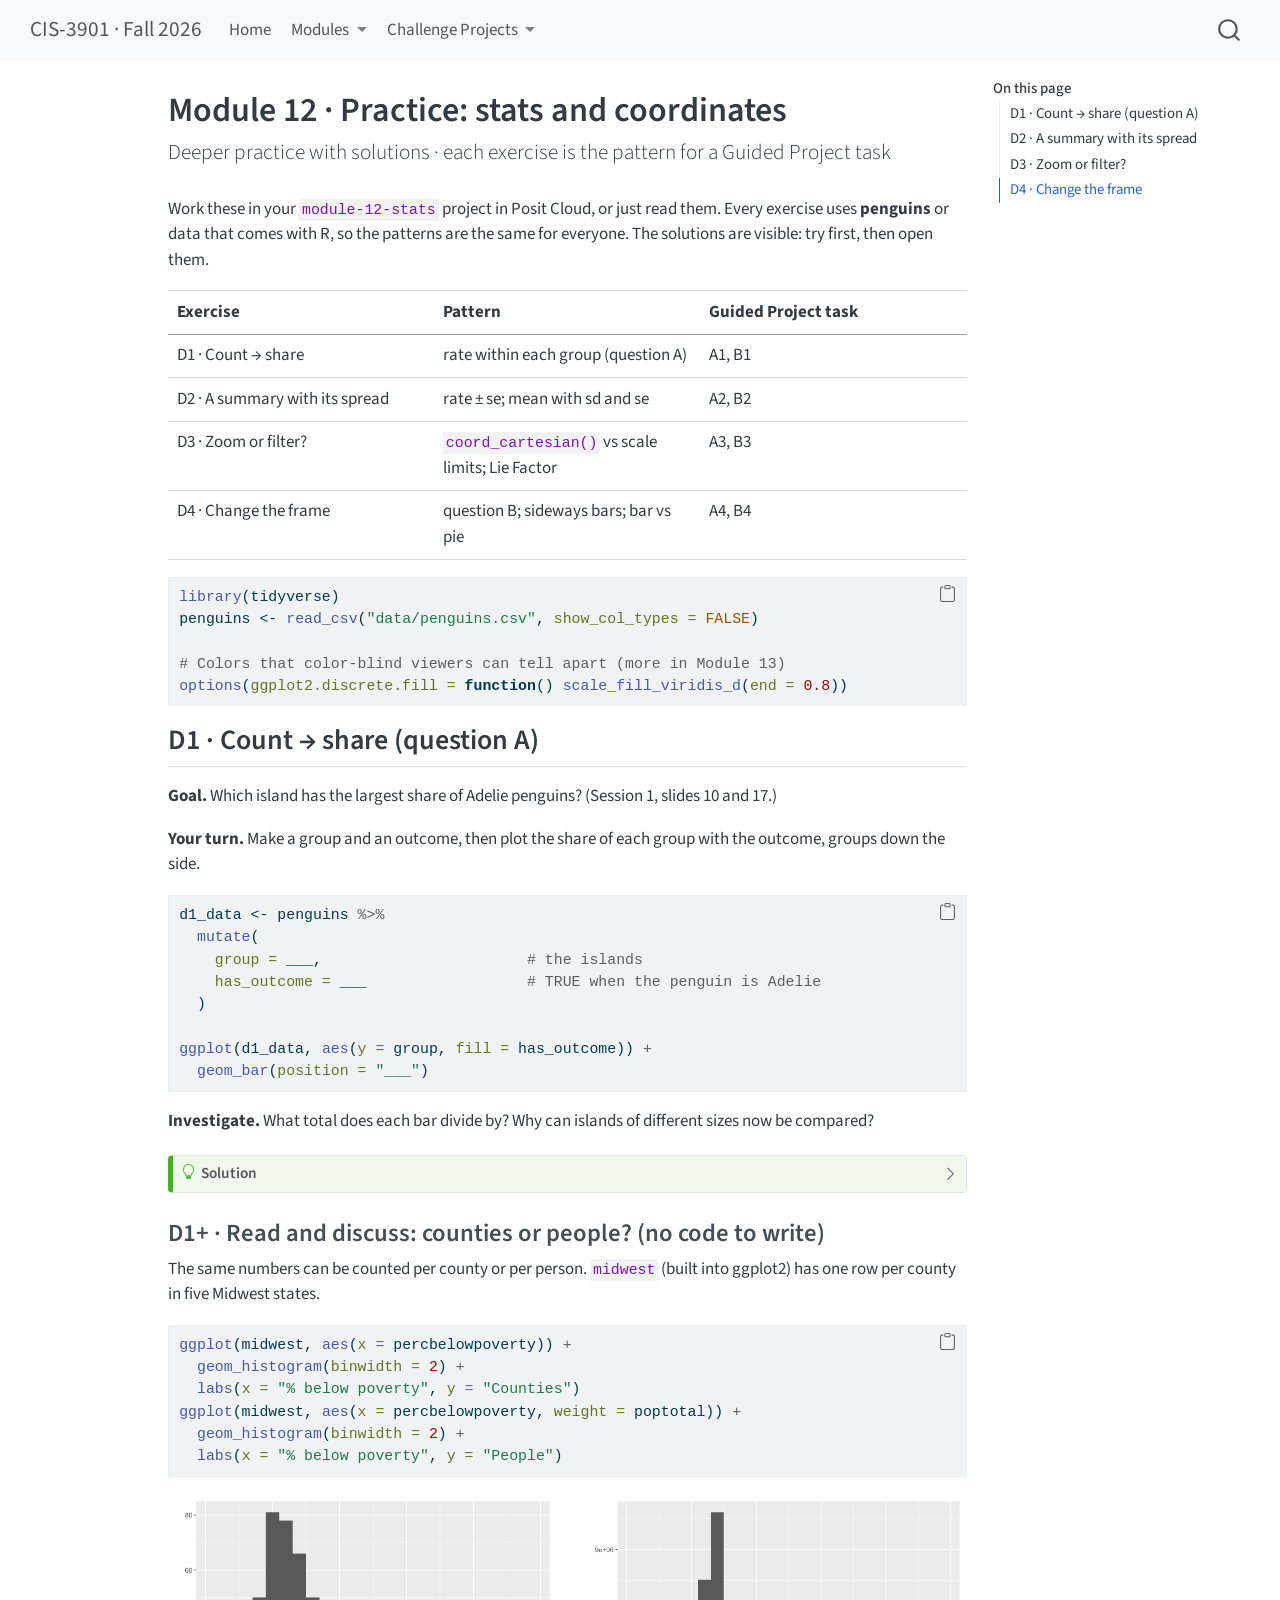
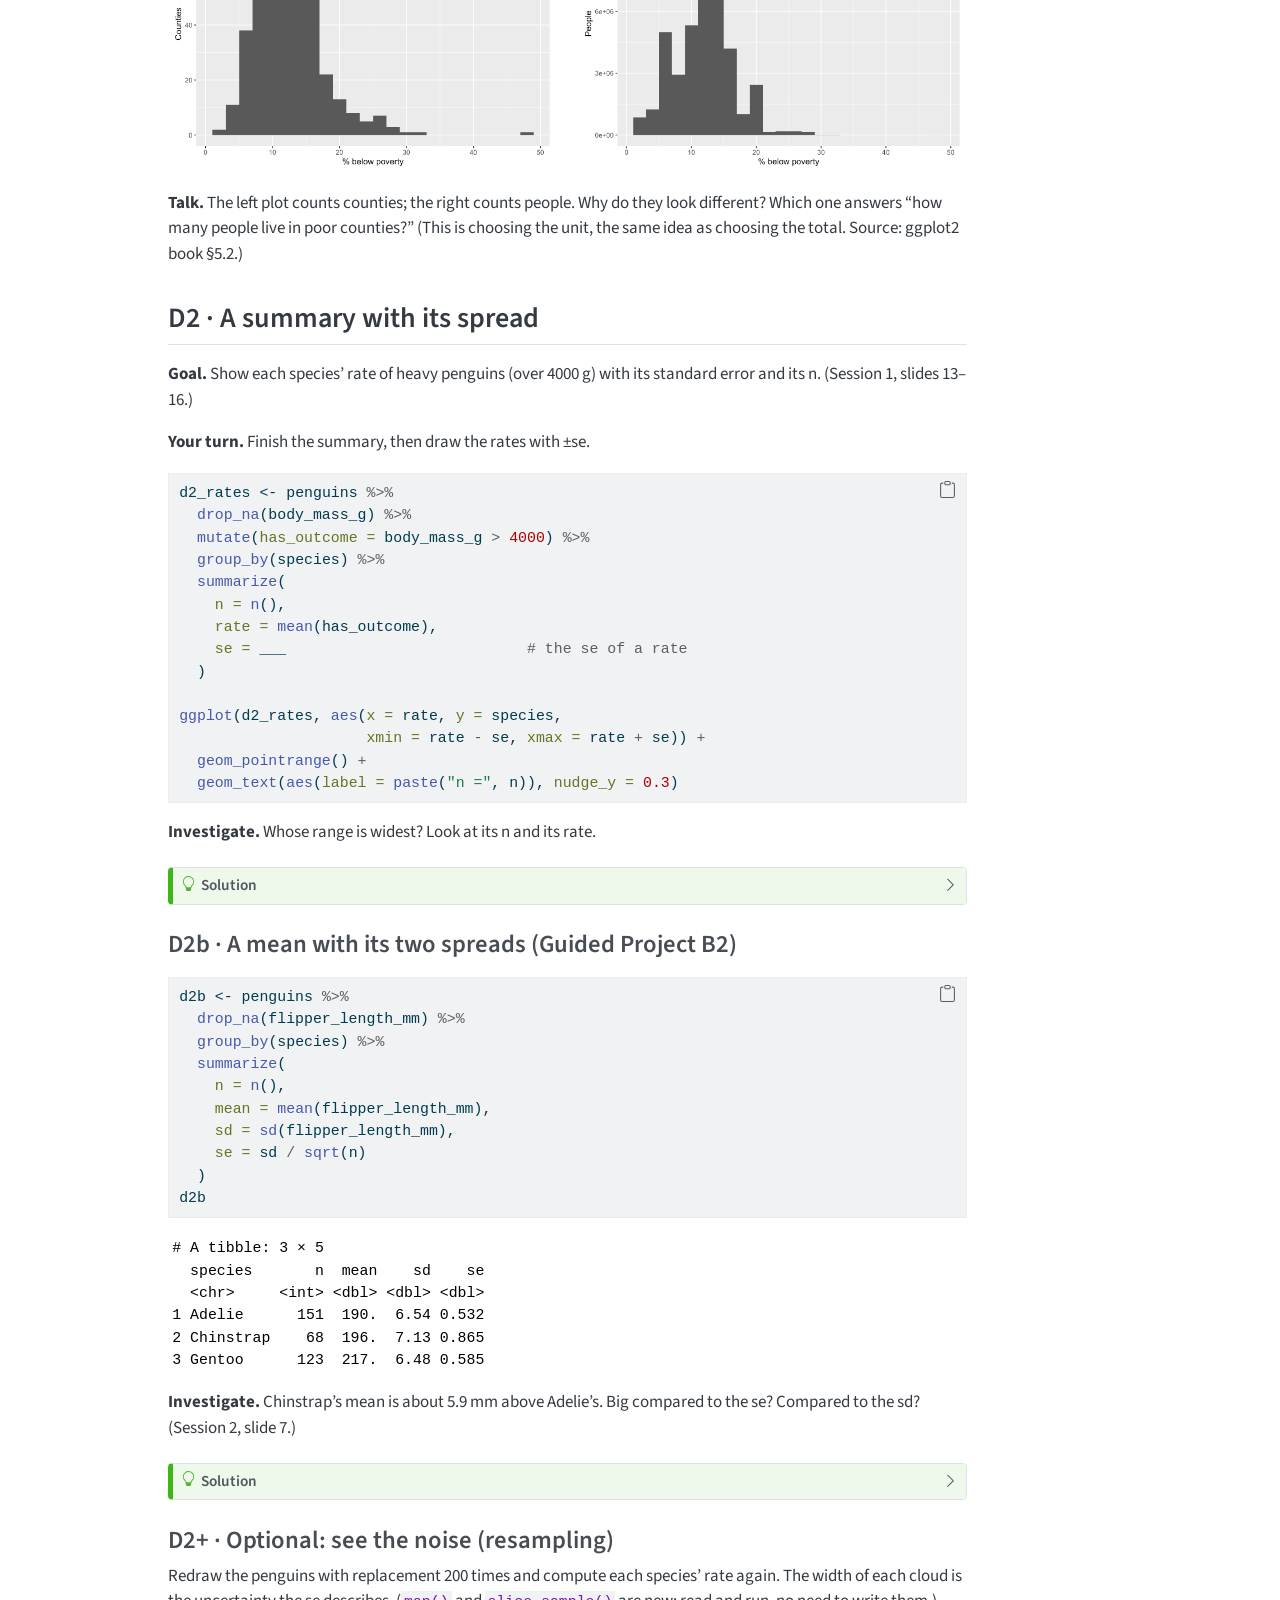
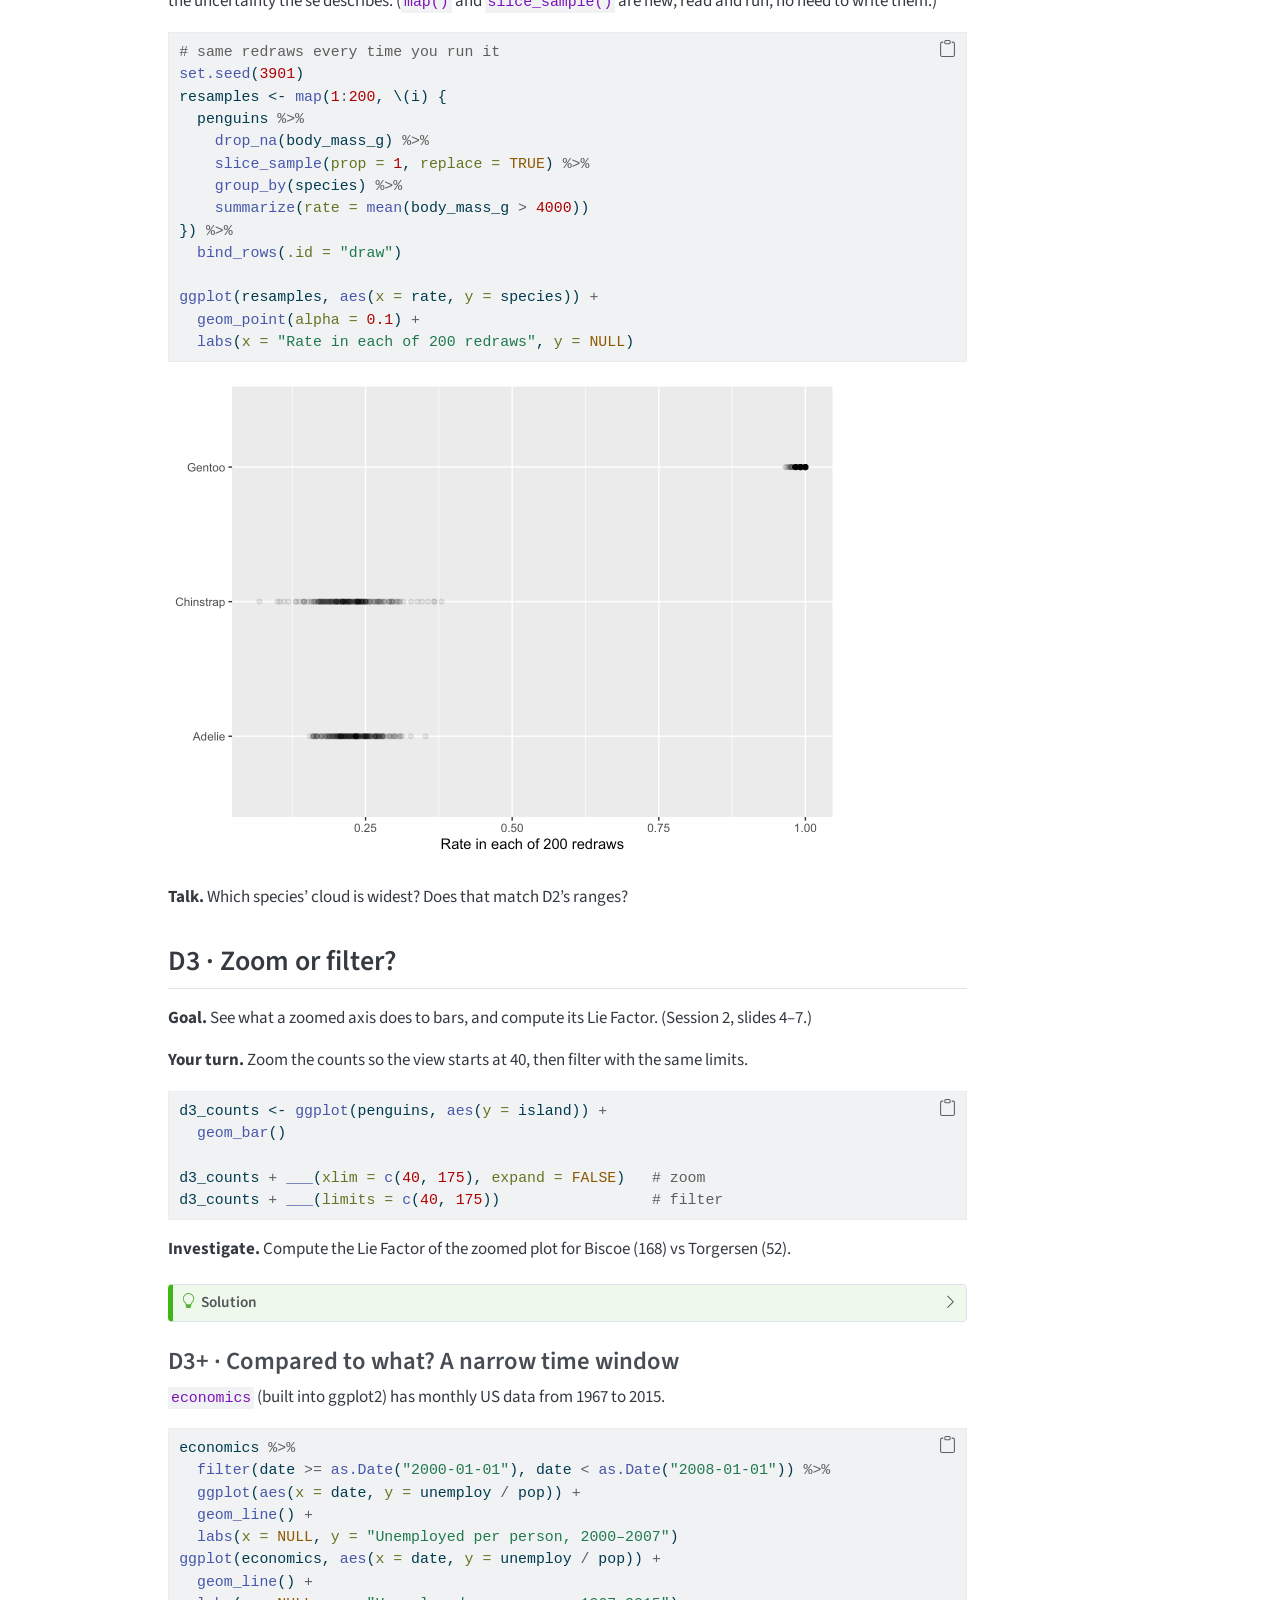
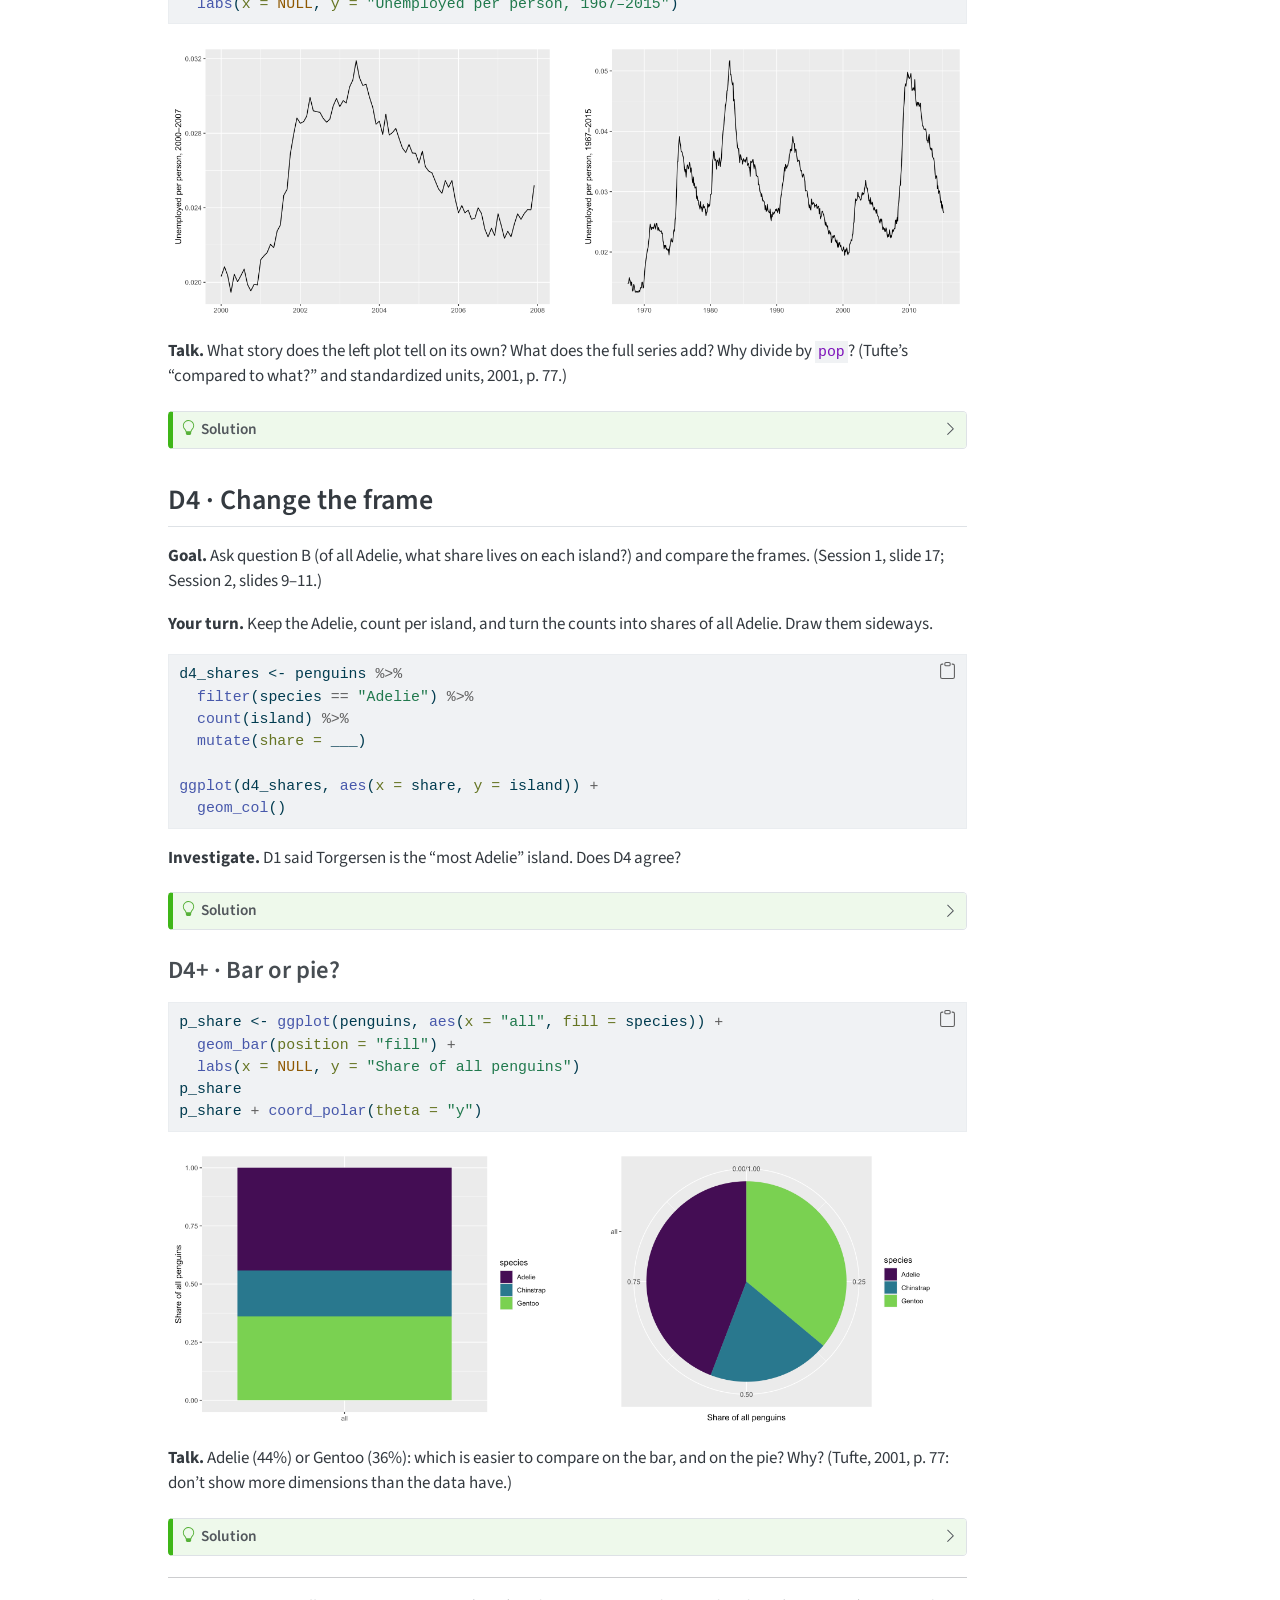
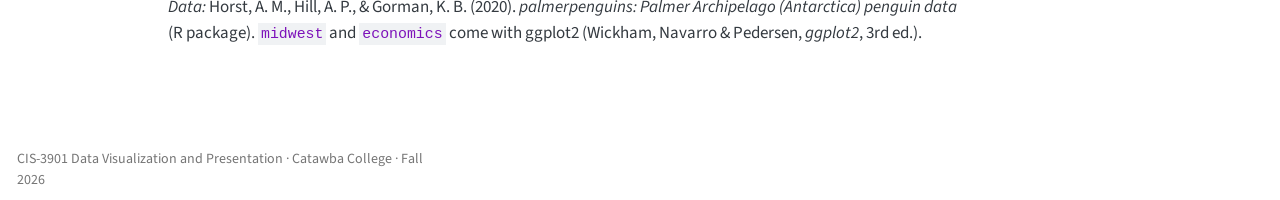
<file: docs/module-12/practice.html>
<!DOCTYPE html>
<html xmlns="http://www.w3.org/1999/xhtml" lang="en-US" xml:lang="en-US"><head>

<meta charset="utf-8">
<meta name="generator" content="quarto-1.9.38">

<meta name="viewport" content="width=device-width, initial-scale=1.0, user-scalable=yes">


<title>Module 12 · Practice: stats and coordinates – CIS-3901 · Fall 2026</title>
<style>
/* Default styles provided by pandoc.
** See https://pandoc.org/MANUAL.html#variables-for-html for config info.
*/
code{white-space: pre-wrap;}
span.smallcaps{font-variant: small-caps;}
div.columns{display: flex; gap: min(4vw, 1.5em);}
div.column{flex: auto; overflow-x: auto;}
div.hanging-indent{margin-left: 1.5em; text-indent: -1.5em;}
ul.task-list{list-style: none;}
ul.task-list li input[type="checkbox"] {
  width: 0.8em;
  margin: 0 0.8em 0.2em -1em; /* quarto-specific, see https://github.com/quarto-dev/quarto-cli/issues/4556 */ 
  vertical-align: middle;
}
/* CSS for syntax highlighting */
html { -webkit-text-size-adjust: 100%; }
pre > code.sourceCode { white-space: pre; position: relative; }
pre > code.sourceCode > span { display: inline-block; line-height: 1.25; }
pre > code.sourceCode > span:empty { height: 1.2em; }
.sourceCode { overflow: visible; }
code.sourceCode > span { color: inherit; text-decoration: inherit; }
div.sourceCode { margin: 1em 0; }
pre.sourceCode { margin: 0; }
@media screen {
div.sourceCode { overflow: auto; }
}
@media print {
pre > code.sourceCode { white-space: pre-wrap; }
pre > code.sourceCode > span { text-indent: -5em; padding-left: 5em; }
}
pre.numberSource code
  { counter-reset: source-line 0; }
pre.numberSource code > span
  { position: relative; left: -4em; counter-increment: source-line; }
pre.numberSource code > span > a:first-child::before
  { content: counter(source-line);
    position: relative; left: -1em; text-align: right; vertical-align: baseline;
    border: none; display: inline-block;
    -webkit-touch-callout: none; -webkit-user-select: none;
    -khtml-user-select: none; -moz-user-select: none;
    -ms-user-select: none; user-select: none;
    padding: 0 4px; width: 4em;
  }
pre.numberSource { margin-left: 3em;  padding-left: 4px; }
div.sourceCode
  {   }
@media screen {
pre > code.sourceCode > span > a:first-child::before { text-decoration: underline; }
}
</style>


<script src="../site_libs/quarto-nav/quarto-nav.js"></script>
<script src="../site_libs/quarto-nav/headroom.min.js"></script>
<script src="../site_libs/clipboard/clipboard.min.js"></script>
<script src="../site_libs/quarto-search/autocomplete.umd.js"></script>
<script src="../site_libs/quarto-search/fuse.min.js"></script>
<script src="../site_libs/quarto-search/quarto-search.js"></script>
<meta name="quarto:offset" content="../">
<script src="../site_libs/quarto-html/quarto.js" type="module"></script>
<script src="../site_libs/quarto-html/tabsets/tabsets.js" type="module"></script>
<script src="../site_libs/quarto-html/popper.min.js"></script>
<script src="../site_libs/quarto-html/tippy.umd.min.js"></script>
<script src="../site_libs/quarto-html/anchor.min.js"></script>
<link href="../site_libs/quarto-html/tippy.css" rel="stylesheet">
<link href="../site_libs/quarto-html/quarto-syntax-highlighting-15634bcf2e68342d4ad2dfa704d543f6.css" rel="stylesheet" id="quarto-text-highlighting-styles">
<script src="../site_libs/bootstrap/bootstrap.min.js"></script>
<link href="../site_libs/bootstrap/bootstrap-icons.css" rel="stylesheet">
<link href="../site_libs/bootstrap/bootstrap-6388ad00bb6ecaefa25b9a98db1edf18.min.css" rel="stylesheet" append-hash="true" id="quarto-bootstrap" data-mode="light">
<script id="quarto-search-options" type="application/json">{
  "location": "navbar",
  "copy-button": false,
  "collapse-after": 3,
  "panel-placement": "end",
  "type": "overlay",
  "limit": 50,
  "keyboard-shortcut": [
    "f",
    "/",
    "s"
  ],
  "show-item-context": false,
  "language": {
    "search-no-results-text": "No results",
    "search-matching-documents-text": "matching documents",
    "search-copy-link-title": "Copy link to search",
    "search-hide-matches-text": "Hide additional matches",
    "search-more-match-text": "more match in this document",
    "search-more-matches-text": "more matches in this document",
    "search-clear-button-title": "Clear",
    "search-text-placeholder": "",
    "search-detached-cancel-button-title": "Cancel",
    "search-submit-button-title": "Submit",
    "search-label": "Search"
  }
}</script>


</head>

<body class="nav-fixed quarto-light">

<div id="quarto-search-results"></div>
  <header id="quarto-header" class="headroom fixed-top">
    <nav class="navbar navbar-expand-lg " data-bs-theme="dark">
      <div class="navbar-container container-fluid">
      <div class="navbar-brand-container mx-auto">
    <a class="navbar-brand" href="../index.html">
    <span class="navbar-title">CIS-3901 · Fall 2026</span>
    </a>
  </div>
            <div id="quarto-search" class="" title="Search"></div>
          <button class="navbar-toggler" type="button" data-bs-toggle="collapse" data-bs-target="#navbarCollapse" aria-controls="navbarCollapse" role="menu" aria-expanded="false" aria-label="Toggle navigation" onclick="if (window.quartoToggleHeadroom) { window.quartoToggleHeadroom(); }">
  <span class="navbar-toggler-icon"></span>
</button>
          <div class="collapse navbar-collapse" id="navbarCollapse">
            <ul class="navbar-nav navbar-nav-scroll me-auto">
  <li class="nav-item">
    <a class="nav-link" href="../index.html"> 
<span class="menu-text">Home</span></a>
  </li>  
  <li class="nav-item dropdown ">
    <a class="nav-link dropdown-toggle" href="#" id="nav-menu-modules" role="link" data-bs-toggle="dropdown" aria-expanded="false">
 <span class="menu-text">Modules</span>
    </a>
    <ul class="dropdown-menu" aria-labelledby="nav-menu-modules">    
        <li>
    <a class="dropdown-item" href="../module-10/index.html">
 <span class="dropdown-text">Module 10: Tidy Data and Project Setup</span></a>
  </li>  
        <li>
    <a class="dropdown-item" href="../module-11/index.html">
 <span class="dropdown-text">Module 11: Grammar of Graphics I</span></a>
  </li>  
        <li>
    <a class="dropdown-item" href="../module-12/index.html">
 <span class="dropdown-text">Module 12: Grammar of Graphics II</span></a>
  </li>  
        <li>
    <a class="dropdown-item" href="../module-13/index.html">
 <span class="dropdown-text">Module 13: Grammar of Graphics III</span></a>
  </li>  
    </ul>
  </li>
  <li class="nav-item dropdown ">
    <a class="nav-link dropdown-toggle" href="#" id="nav-menu-challenge-projects" role="link" data-bs-toggle="dropdown" aria-expanded="false">
 <span class="menu-text">Challenge Projects</span>
    </a>
    <ul class="dropdown-menu" aria-labelledby="nav-menu-challenge-projects">    
        <li>
    <a class="dropdown-item" href="../challenge-projects/index.html">
 <span class="dropdown-text">Overview</span></a>
  </li>  
        <li>
    <a class="dropdown-item" href="../challenge-projects/fairness-data.html">
 <span class="dropdown-text">Challenge Project: Fairness Data</span></a>
  </li>  
        <li>
    <a class="dropdown-item" href="../challenge-projects/sports-data.html">
 <span class="dropdown-text">Challenge Project: Sports Data</span></a>
  </li>  
    </ul>
  </li>
</ul>
          </div> <!-- /navcollapse -->
            <div class="quarto-navbar-tools">
</div>
      </div> <!-- /container-fluid -->
    </nav>
</header>
<!-- content -->
<div id="quarto-content" class="quarto-container page-columns page-rows-contents page-layout-article page-navbar">
<!-- sidebar -->
<!-- margin-sidebar -->
    <div id="quarto-margin-sidebar" class="sidebar margin-sidebar">
        <nav id="TOC" role="doc-toc" class="toc-active">
    <h2 id="toc-title">On this page</h2>
   
  <ul class="collapse">
  <li><a href="#d1-count-share-question-a" id="toc-d1-count-share-question-a" class="nav-link active" data-scroll-target="#d1-count-share-question-a">D1 · Count → share (question A)</a></li>
  <li><a href="#d2-a-summary-with-its-spread" id="toc-d2-a-summary-with-its-spread" class="nav-link" data-scroll-target="#d2-a-summary-with-its-spread">D2 · A summary with its spread</a></li>
  <li><a href="#d3-zoom-or-filter" id="toc-d3-zoom-or-filter" class="nav-link" data-scroll-target="#d3-zoom-or-filter">D3 · Zoom or filter?</a></li>
  <li><a href="#d4-change-the-frame" id="toc-d4-change-the-frame" class="nav-link" data-scroll-target="#d4-change-the-frame">D4 · Change the frame</a></li>
  </ul>
</nav>
    </div>
<!-- main -->
<main class="content" id="quarto-document-content">

<header id="title-block-header" class="quarto-title-block default">
<div class="quarto-title">
<h1 class="title">Module 12 · Practice: stats and coordinates</h1>
<p class="subtitle lead">Deeper practice with solutions · each exercise is the pattern for a Guided Project task</p>
</div>



<div class="quarto-title-meta">

    
  
    
  </div>
  


</header>


<p>Work these in your <code>module-12-stats</code> project in Posit Cloud, or just read them. Every exercise uses <strong>penguins</strong> or data that comes with R, so the patterns are the same for everyone. The solutions are visible: try first, then open them.</p>
<table class="caption-top table">
<colgroup>
<col style="width: 33%">
<col style="width: 33%">
<col style="width: 33%">
</colgroup>
<thead>
<tr class="header">
<th>Exercise</th>
<th>Pattern</th>
<th>Guided Project task</th>
</tr>
</thead>
<tbody>
<tr class="odd">
<td>D1 · Count → share</td>
<td>rate within each group (question A)</td>
<td>A1, B1</td>
</tr>
<tr class="even">
<td>D2 · A summary with its spread</td>
<td>rate ± se; mean with sd and se</td>
<td>A2, B2</td>
</tr>
<tr class="odd">
<td>D3 · Zoom or filter?</td>
<td><code>coord_cartesian()</code> vs scale limits; Lie Factor</td>
<td>A3, B3</td>
</tr>
<tr class="even">
<td>D4 · Change the frame</td>
<td>question B; sideways bars; bar vs pie</td>
<td>A4, B4</td>
</tr>
</tbody>
</table>
<div class="cell">
<div class="code-copy-outer-scaffold"><div class="sourceCode cell-code" id="cb1"><pre class="sourceCode r code-with-copy"><code class="sourceCode r"><span id="cb1-1"><a href="#cb1-1" aria-hidden="true" tabindex="-1"></a><span class="fu">library</span>(tidyverse)</span>
<span id="cb1-2"><a href="#cb1-2" aria-hidden="true" tabindex="-1"></a>penguins <span class="ot">&lt;-</span> <span class="fu">read_csv</span>(<span class="st">"data/penguins.csv"</span>, <span class="at">show_col_types =</span> <span class="cn">FALSE</span>)</span>
<span id="cb1-3"><a href="#cb1-3" aria-hidden="true" tabindex="-1"></a></span>
<span id="cb1-4"><a href="#cb1-4" aria-hidden="true" tabindex="-1"></a><span class="co"># Colors that color-blind viewers can tell apart (more in Module 13)</span></span>
<span id="cb1-5"><a href="#cb1-5" aria-hidden="true" tabindex="-1"></a><span class="fu">options</span>(<span class="at">ggplot2.discrete.fill =</span> <span class="cf">function</span>() <span class="fu">scale_fill_viridis_d</span>(<span class="at">end =</span> <span class="fl">0.8</span>))</span></code></pre></div><button title="Copy to Clipboard" class="code-copy-button"><i class="bi"></i></button></div>
</div>
<section id="d1-count-share-question-a" class="level2">
<h2 class="anchored" data-anchor-id="d1-count-share-question-a">D1 · Count → share (question A)</h2>
<p><strong>Goal.</strong> Which island has the largest share of Adelie penguins? (Session 1, slides 10 and 17.)</p>
<p><strong>Your turn.</strong> Make a group and an outcome, then plot the share of each group with the outcome, groups down the side.</p>
<div class="cell">
<div class="code-copy-outer-scaffold"><div class="sourceCode cell-code" id="cb2"><pre class="sourceCode r code-with-copy"><code class="sourceCode r"><span id="cb2-1"><a href="#cb2-1" aria-hidden="true" tabindex="-1"></a>d1_data <span class="ot">&lt;-</span> penguins <span class="sc">%&gt;%</span></span>
<span id="cb2-2"><a href="#cb2-2" aria-hidden="true" tabindex="-1"></a>  <span class="fu">mutate</span>(</span>
<span id="cb2-3"><a href="#cb2-3" aria-hidden="true" tabindex="-1"></a>    <span class="at">group =</span> ___,                       <span class="co"># the islands</span></span>
<span id="cb2-4"><a href="#cb2-4" aria-hidden="true" tabindex="-1"></a>    <span class="at">has_outcome =</span> ___                  <span class="co"># TRUE when the penguin is Adelie</span></span>
<span id="cb2-5"><a href="#cb2-5" aria-hidden="true" tabindex="-1"></a>  )</span>
<span id="cb2-6"><a href="#cb2-6" aria-hidden="true" tabindex="-1"></a></span>
<span id="cb2-7"><a href="#cb2-7" aria-hidden="true" tabindex="-1"></a><span class="fu">ggplot</span>(d1_data, <span class="fu">aes</span>(<span class="at">y =</span> group, <span class="at">fill =</span> has_outcome)) <span class="sc">+</span></span>
<span id="cb2-8"><a href="#cb2-8" aria-hidden="true" tabindex="-1"></a>  <span class="fu">geom_bar</span>(<span class="at">position =</span> <span class="st">"___"</span>)</span></code></pre></div><button title="Copy to Clipboard" class="code-copy-button"><i class="bi"></i></button></div>
</div>
<p><strong>Investigate.</strong> What total does each bar divide by? Why can islands of different sizes now be compared?</p>
<div class="callout callout-style-default callout-tip callout-titled">
<div class="callout-header d-flex align-content-center collapsed" data-bs-toggle="collapse" data-bs-target=".callout-1-contents" aria-controls="callout-1" aria-expanded="false" aria-label="Toggle callout">
<div class="callout-icon-container">
<i class="callout-icon"></i>
</div>
<div class="callout-title-container flex-fill">
<span class="screen-reader-only">Tip</span>Solution
</div>
<div class="callout-btn-toggle d-inline-block border-0 py-1 ps-1 pe-0 float-end"><i class="callout-toggle"></i></div>
</div>
<div id="callout-1" class="callout-1-contents callout-collapse collapse">
<div class="callout-body-container callout-body">
<div class="cell">
<div class="code-copy-outer-scaffold"><div class="sourceCode cell-code" id="cb3"><pre class="sourceCode r code-with-copy"><code class="sourceCode r"><span id="cb3-1"><a href="#cb3-1" aria-hidden="true" tabindex="-1"></a>d1_data <span class="ot">&lt;-</span> penguins <span class="sc">%&gt;%</span></span>
<span id="cb3-2"><a href="#cb3-2" aria-hidden="true" tabindex="-1"></a>  <span class="fu">mutate</span>(</span>
<span id="cb3-3"><a href="#cb3-3" aria-hidden="true" tabindex="-1"></a>    <span class="at">group =</span> island,</span>
<span id="cb3-4"><a href="#cb3-4" aria-hidden="true" tabindex="-1"></a>    <span class="at">has_outcome =</span> species <span class="sc">==</span> <span class="st">"Adelie"</span></span>
<span id="cb3-5"><a href="#cb3-5" aria-hidden="true" tabindex="-1"></a>  )</span>
<span id="cb3-6"><a href="#cb3-6" aria-hidden="true" tabindex="-1"></a></span>
<span id="cb3-7"><a href="#cb3-7" aria-hidden="true" tabindex="-1"></a><span class="fu">ggplot</span>(d1_data, <span class="fu">aes</span>(<span class="at">y =</span> group, <span class="at">fill =</span> has_outcome)) <span class="sc">+</span></span>
<span id="cb3-8"><a href="#cb3-8" aria-hidden="true" tabindex="-1"></a>  <span class="fu">geom_bar</span>(<span class="at">position =</span> <span class="st">"fill"</span>) <span class="sc">+</span></span>
<span id="cb3-9"><a href="#cb3-9" aria-hidden="true" tabindex="-1"></a>  <span class="fu">labs</span>(<span class="at">x =</span> <span class="st">"Share of the island"</span>, <span class="at">y =</span> <span class="cn">NULL</span>, <span class="at">fill =</span> <span class="st">"Adelie"</span>)</span></code></pre></div><button title="Copy to Clipboard" class="code-copy-button"><i class="bi"></i></button></div>
<div class="cell-output-display">
<div>
<figure class="figure">
<p><img src="practice_files/figure-html/unnamed-chunk-2-1.png" class="img-fluid figure-img" alt="Sideways stacked bar chart of the share of Adelie penguins on each island, with every bar running from 0 to 1, where Torgersen is 100% Adelie, Dream about 45% and Biscoe about 26%." width="672"></p>
</figure>
</div>
</div>
</div>
<p>Each bar divides by its own island’s total (Biscoe 168, Dream 124, Torgersen 52), so every bar runs from 0 to 1 and the unit “penguins” cancels. Torgersen is 100% Adelie; Dream about 45%; Biscoe about 26%.</p>
</div>
</div>
</div>
<section id="d1-read-and-discuss-counties-or-people-no-code-to-write" class="level3">
<h3 class="anchored" data-anchor-id="d1-read-and-discuss-counties-or-people-no-code-to-write">D1+ · Read and discuss: counties or people? (no code to write)</h3>
<p>The same numbers can be counted per county or per person. <code>midwest</code> (built into ggplot2) has one row per county in five Midwest states.</p>
<div class="code-copy-outer-scaffold"><div class="sourceCode cell-code" id="cb4"><pre class="sourceCode r code-with-copy"><code class="sourceCode r"><span id="cb4-1"><a href="#cb4-1" aria-hidden="true" tabindex="-1"></a><span class="fu">ggplot</span>(midwest, <span class="fu">aes</span>(<span class="at">x =</span> percbelowpoverty)) <span class="sc">+</span></span>
<span id="cb4-2"><a href="#cb4-2" aria-hidden="true" tabindex="-1"></a>  <span class="fu">geom_histogram</span>(<span class="at">binwidth =</span> <span class="dv">2</span>) <span class="sc">+</span></span>
<span id="cb4-3"><a href="#cb4-3" aria-hidden="true" tabindex="-1"></a>  <span class="fu">labs</span>(<span class="at">x =</span> <span class="st">"% below poverty"</span>, <span class="at">y =</span> <span class="st">"Counties"</span>)</span>
<span id="cb4-4"><a href="#cb4-4" aria-hidden="true" tabindex="-1"></a><span class="fu">ggplot</span>(midwest, <span class="fu">aes</span>(<span class="at">x =</span> percbelowpoverty, <span class="at">weight =</span> poptotal)) <span class="sc">+</span></span>
<span id="cb4-5"><a href="#cb4-5" aria-hidden="true" tabindex="-1"></a>  <span class="fu">geom_histogram</span>(<span class="at">binwidth =</span> <span class="dv">2</span>) <span class="sc">+</span></span>
<span id="cb4-6"><a href="#cb4-6" aria-hidden="true" tabindex="-1"></a>  <span class="fu">labs</span>(<span class="at">x =</span> <span class="st">"% below poverty"</span>, <span class="at">y =</span> <span class="st">"People"</span>)</span></code></pre></div><button title="Copy to Clipboard" class="code-copy-button"><i class="bi"></i></button></div>
<div class="cell quarto-layout-panel" data-layout-ncol="2">
<div class="quarto-layout-row">
<div class="quarto-layout-cell" style="flex-basis: 50.0%;justify-content: center;">
<p><img src="practice_files/figure-html/unnamed-chunk-3-1.png" class="img-fluid" alt="Histogram of percent below poverty counted in Midwest counties, peaking at about 80 counties near 10% with a long right tail and one lone county near 48%." width="672"></p>
</div>
<div class="quarto-layout-cell" style="flex-basis: 50.0%;justify-content: center;">
<p><img src="practice_files/figure-html/unnamed-chunk-3-2.png" class="img-fluid" alt="Histogram of the same poverty percentages weighted by population so the y axis counts people, where the peak moves to nearly 11 million people near 14%, a second bump appears near 6%, and the tail above about 22% almost disappears." width="672"></p>
</div>
</div>
</div>
<p><strong>Talk.</strong> The left plot counts counties; the right counts people. Why do they look different? Which one answers “how many people live in poor counties?” (This is choosing the unit, the same idea as choosing the total. Source: ggplot2 book §5.2.)</p>
</section>
</section>
<section id="d2-a-summary-with-its-spread" class="level2">
<h2 class="anchored" data-anchor-id="d2-a-summary-with-its-spread">D2 · A summary with its spread</h2>
<p><strong>Goal.</strong> Show each species’ rate of heavy penguins (over 4000 g) with its standard error and its n.&nbsp;(Session 1, slides 13–16.)</p>
<p><strong>Your turn.</strong> Finish the summary, then draw the rates with ±se.</p>
<div class="cell">
<div class="code-copy-outer-scaffold"><div class="sourceCode cell-code" id="cb5"><pre class="sourceCode r code-with-copy"><code class="sourceCode r"><span id="cb5-1"><a href="#cb5-1" aria-hidden="true" tabindex="-1"></a>d2_rates <span class="ot">&lt;-</span> penguins <span class="sc">%&gt;%</span></span>
<span id="cb5-2"><a href="#cb5-2" aria-hidden="true" tabindex="-1"></a>  <span class="fu">drop_na</span>(body_mass_g) <span class="sc">%&gt;%</span></span>
<span id="cb5-3"><a href="#cb5-3" aria-hidden="true" tabindex="-1"></a>  <span class="fu">mutate</span>(<span class="at">has_outcome =</span> body_mass_g <span class="sc">&gt;</span> <span class="dv">4000</span>) <span class="sc">%&gt;%</span></span>
<span id="cb5-4"><a href="#cb5-4" aria-hidden="true" tabindex="-1"></a>  <span class="fu">group_by</span>(species) <span class="sc">%&gt;%</span></span>
<span id="cb5-5"><a href="#cb5-5" aria-hidden="true" tabindex="-1"></a>  <span class="fu">summarize</span>(</span>
<span id="cb5-6"><a href="#cb5-6" aria-hidden="true" tabindex="-1"></a>    <span class="at">n =</span> <span class="fu">n</span>(),</span>
<span id="cb5-7"><a href="#cb5-7" aria-hidden="true" tabindex="-1"></a>    <span class="at">rate =</span> <span class="fu">mean</span>(has_outcome),</span>
<span id="cb5-8"><a href="#cb5-8" aria-hidden="true" tabindex="-1"></a>    <span class="at">se =</span> ___                           <span class="co"># the se of a rate</span></span>
<span id="cb5-9"><a href="#cb5-9" aria-hidden="true" tabindex="-1"></a>  )</span>
<span id="cb5-10"><a href="#cb5-10" aria-hidden="true" tabindex="-1"></a></span>
<span id="cb5-11"><a href="#cb5-11" aria-hidden="true" tabindex="-1"></a><span class="fu">ggplot</span>(d2_rates, <span class="fu">aes</span>(<span class="at">x =</span> rate, <span class="at">y =</span> species,</span>
<span id="cb5-12"><a href="#cb5-12" aria-hidden="true" tabindex="-1"></a>                     <span class="at">xmin =</span> rate <span class="sc">-</span> se, <span class="at">xmax =</span> rate <span class="sc">+</span> se)) <span class="sc">+</span></span>
<span id="cb5-13"><a href="#cb5-13" aria-hidden="true" tabindex="-1"></a>  <span class="fu">geom_pointrange</span>() <span class="sc">+</span></span>
<span id="cb5-14"><a href="#cb5-14" aria-hidden="true" tabindex="-1"></a>  <span class="fu">geom_text</span>(<span class="fu">aes</span>(<span class="at">label =</span> <span class="fu">paste</span>(<span class="st">"n ="</span>, n)), <span class="at">nudge_y =</span> <span class="fl">0.3</span>)</span></code></pre></div><button title="Copy to Clipboard" class="code-copy-button"><i class="bi"></i></button></div>
</div>
<p><strong>Investigate.</strong> Whose range is widest? Look at its n and its rate.</p>
<div class="callout callout-style-default callout-tip callout-titled">
<div class="callout-header d-flex align-content-center collapsed" data-bs-toggle="collapse" data-bs-target=".callout-2-contents" aria-controls="callout-2" aria-expanded="false" aria-label="Toggle callout">
<div class="callout-icon-container">
<i class="callout-icon"></i>
</div>
<div class="callout-title-container flex-fill">
<span class="screen-reader-only">Tip</span>Solution
</div>
<div class="callout-btn-toggle d-inline-block border-0 py-1 ps-1 pe-0 float-end"><i class="callout-toggle"></i></div>
</div>
<div id="callout-2" class="callout-2-contents callout-collapse collapse">
<div class="callout-body-container callout-body">
<div class="cell">
<div class="code-copy-outer-scaffold"><div class="sourceCode cell-code" id="cb6"><pre class="sourceCode r code-with-copy"><code class="sourceCode r"><span id="cb6-1"><a href="#cb6-1" aria-hidden="true" tabindex="-1"></a>d2_rates <span class="ot">&lt;-</span> penguins <span class="sc">%&gt;%</span></span>
<span id="cb6-2"><a href="#cb6-2" aria-hidden="true" tabindex="-1"></a>  <span class="fu">drop_na</span>(body_mass_g) <span class="sc">%&gt;%</span></span>
<span id="cb6-3"><a href="#cb6-3" aria-hidden="true" tabindex="-1"></a>  <span class="fu">mutate</span>(<span class="at">has_outcome =</span> body_mass_g <span class="sc">&gt;</span> <span class="dv">4000</span>) <span class="sc">%&gt;%</span></span>
<span id="cb6-4"><a href="#cb6-4" aria-hidden="true" tabindex="-1"></a>  <span class="fu">group_by</span>(species) <span class="sc">%&gt;%</span></span>
<span id="cb6-5"><a href="#cb6-5" aria-hidden="true" tabindex="-1"></a>  <span class="fu">summarize</span>(</span>
<span id="cb6-6"><a href="#cb6-6" aria-hidden="true" tabindex="-1"></a>    <span class="at">n =</span> <span class="fu">n</span>(),</span>
<span id="cb6-7"><a href="#cb6-7" aria-hidden="true" tabindex="-1"></a>    <span class="at">rate =</span> <span class="fu">mean</span>(has_outcome),</span>
<span id="cb6-8"><a href="#cb6-8" aria-hidden="true" tabindex="-1"></a>    <span class="at">se =</span> <span class="fu">sqrt</span>(rate <span class="sc">*</span> (<span class="dv">1</span> <span class="sc">-</span> rate) <span class="sc">/</span> n)</span>
<span id="cb6-9"><a href="#cb6-9" aria-hidden="true" tabindex="-1"></a>  )</span>
<span id="cb6-10"><a href="#cb6-10" aria-hidden="true" tabindex="-1"></a>d2_rates</span></code></pre></div><button title="Copy to Clipboard" class="code-copy-button"><i class="bi"></i></button></div>
<div class="cell-output cell-output-stdout">
<pre><code># A tibble: 3 × 4
  species       n  rate      se
  &lt;chr&gt;     &lt;int&gt; &lt;dbl&gt;   &lt;dbl&gt;
1 Adelie      151 0.232 0.0343 
2 Chinstrap    68 0.221 0.0503 
3 Gentoo      123 0.992 0.00810</code></pre>
</div>
<div class="code-copy-outer-scaffold"><div class="sourceCode cell-code" id="cb8"><pre class="sourceCode r code-with-copy"><code class="sourceCode r"><span id="cb8-1"><a href="#cb8-1" aria-hidden="true" tabindex="-1"></a><span class="fu">ggplot</span>(d2_rates, <span class="fu">aes</span>(<span class="at">x =</span> rate, <span class="at">y =</span> species,</span>
<span id="cb8-2"><a href="#cb8-2" aria-hidden="true" tabindex="-1"></a>                     <span class="at">xmin =</span> rate <span class="sc">-</span> se, <span class="at">xmax =</span> rate <span class="sc">+</span> se)) <span class="sc">+</span></span>
<span id="cb8-3"><a href="#cb8-3" aria-hidden="true" tabindex="-1"></a>  <span class="fu">geom_pointrange</span>() <span class="sc">+</span></span>
<span id="cb8-4"><a href="#cb8-4" aria-hidden="true" tabindex="-1"></a>  <span class="fu">geom_text</span>(<span class="fu">aes</span>(<span class="at">label =</span> <span class="fu">paste</span>(<span class="st">"n ="</span>, n)), <span class="at">nudge_y =</span> <span class="fl">0.3</span>) <span class="sc">+</span></span>
<span id="cb8-5"><a href="#cb8-5" aria-hidden="true" tabindex="-1"></a>  <span class="fu">labs</span>(<span class="at">x =</span> <span class="st">"Share heavier than 4000 g"</span>, <span class="at">y =</span> <span class="cn">NULL</span>)</span></code></pre></div><button title="Copy to Clipboard" class="code-copy-button"><i class="bi"></i></button></div>
<div class="cell-output-display">
<div>
<figure class="figure">
<p><img src="practice_files/figure-html/unnamed-chunk-5-1.png" class="img-fluid figure-img" alt="Point-range chart of the share of penguins heavier than 4000 g by species with n labels, where Adelie (about 0.23, n = 151) and Chinstrap (about 0.22, n = 68) have visible ranges, Chinstrap's the widest, while Gentoo (about 0.99, n = 123) has almost no range." width="672"></p>
</figure>
</div>
</div>
</div>
<p>The se of a rate is <code>sqrt(rate * (1 - rate) / n)</code>: it grows when n is small and when the rate is near 0.5. Chinstrap has the smallest n, so its range is wide; Gentoo’s rate is close to 1, so its range is narrow even with a similar n to Adelie.</p>
</div>
</div>
</div>
<section id="d2b-a-mean-with-its-two-spreads-guided-project-b2" class="level3">
<h3 class="anchored" data-anchor-id="d2b-a-mean-with-its-two-spreads-guided-project-b2">D2b · A mean with its two spreads (Guided Project B2)</h3>
<div class="cell">
<div class="code-copy-outer-scaffold"><div class="sourceCode cell-code" id="cb9"><pre class="sourceCode r code-with-copy"><code class="sourceCode r"><span id="cb9-1"><a href="#cb9-1" aria-hidden="true" tabindex="-1"></a>d2b <span class="ot">&lt;-</span> penguins <span class="sc">%&gt;%</span></span>
<span id="cb9-2"><a href="#cb9-2" aria-hidden="true" tabindex="-1"></a>  <span class="fu">drop_na</span>(flipper_length_mm) <span class="sc">%&gt;%</span></span>
<span id="cb9-3"><a href="#cb9-3" aria-hidden="true" tabindex="-1"></a>  <span class="fu">group_by</span>(species) <span class="sc">%&gt;%</span></span>
<span id="cb9-4"><a href="#cb9-4" aria-hidden="true" tabindex="-1"></a>  <span class="fu">summarize</span>(</span>
<span id="cb9-5"><a href="#cb9-5" aria-hidden="true" tabindex="-1"></a>    <span class="at">n =</span> <span class="fu">n</span>(),</span>
<span id="cb9-6"><a href="#cb9-6" aria-hidden="true" tabindex="-1"></a>    <span class="at">mean =</span> <span class="fu">mean</span>(flipper_length_mm),</span>
<span id="cb9-7"><a href="#cb9-7" aria-hidden="true" tabindex="-1"></a>    <span class="at">sd =</span> <span class="fu">sd</span>(flipper_length_mm),</span>
<span id="cb9-8"><a href="#cb9-8" aria-hidden="true" tabindex="-1"></a>    <span class="at">se =</span> sd <span class="sc">/</span> <span class="fu">sqrt</span>(n)</span>
<span id="cb9-9"><a href="#cb9-9" aria-hidden="true" tabindex="-1"></a>  )</span>
<span id="cb9-10"><a href="#cb9-10" aria-hidden="true" tabindex="-1"></a>d2b</span></code></pre></div><button title="Copy to Clipboard" class="code-copy-button"><i class="bi"></i></button></div>
<div class="cell-output cell-output-stdout">
<pre><code># A tibble: 3 × 5
  species       n  mean    sd    se
  &lt;chr&gt;     &lt;int&gt; &lt;dbl&gt; &lt;dbl&gt; &lt;dbl&gt;
1 Adelie      151  190.  6.54 0.532
2 Chinstrap    68  196.  7.13 0.865
3 Gentoo      123  217.  6.48 0.585</code></pre>
</div>
</div>
<p><strong>Investigate.</strong> Chinstrap’s mean is about 5.9 mm above Adelie’s. Big compared to the se? Compared to the sd? (Session 2, slide 7.)</p>
<div class="callout callout-style-default callout-tip callout-titled">
<div class="callout-header d-flex align-content-center collapsed" data-bs-toggle="collapse" data-bs-target=".callout-3-contents" aria-controls="callout-3" aria-expanded="false" aria-label="Toggle callout">
<div class="callout-icon-container">
<i class="callout-icon"></i>
</div>
<div class="callout-title-container flex-fill">
<span class="screen-reader-only">Tip</span>Solution
</div>
<div class="callout-btn-toggle d-inline-block border-0 py-1 ps-1 pe-0 float-end"><i class="callout-toggle"></i></div>
</div>
<div id="callout-3" class="callout-3-contents callout-collapse collapse">
<div class="callout-body-container callout-body">
<p>Compared to the se (under 1 mm), 5.9 mm is large: we are confident the means differ. Compared to the sd (about 6.5–7 mm), it is less than one sd: many individual Adelie and Chinstrap penguins have similar flippers. Say which comparison you mean.</p>
</div>
</div>
</div>
</section>
<section id="d2-optional-see-the-noise-resampling" class="level3">
<h3 class="anchored" data-anchor-id="d2-optional-see-the-noise-resampling">D2+ · Optional: see the noise (resampling)</h3>
<p>Redraw the penguins with replacement 200 times and compute each species’ rate again. The width of each cloud is the uncertainty the se describes. (<code>map()</code> and <code>slice_sample()</code> are new; read and run, no need to write them.)</p>
<div class="cell">
<div class="code-copy-outer-scaffold"><div class="sourceCode cell-code" id="cb11"><pre class="sourceCode r code-with-copy"><code class="sourceCode r"><span id="cb11-1"><a href="#cb11-1" aria-hidden="true" tabindex="-1"></a><span class="co"># same redraws every time you run it</span></span>
<span id="cb11-2"><a href="#cb11-2" aria-hidden="true" tabindex="-1"></a><span class="fu">set.seed</span>(<span class="dv">3901</span>)</span>
<span id="cb11-3"><a href="#cb11-3" aria-hidden="true" tabindex="-1"></a>resamples <span class="ot">&lt;-</span> <span class="fu">map</span>(<span class="dv">1</span><span class="sc">:</span><span class="dv">200</span>, \(i) {</span>
<span id="cb11-4"><a href="#cb11-4" aria-hidden="true" tabindex="-1"></a>  penguins <span class="sc">%&gt;%</span></span>
<span id="cb11-5"><a href="#cb11-5" aria-hidden="true" tabindex="-1"></a>    <span class="fu">drop_na</span>(body_mass_g) <span class="sc">%&gt;%</span></span>
<span id="cb11-6"><a href="#cb11-6" aria-hidden="true" tabindex="-1"></a>    <span class="fu">slice_sample</span>(<span class="at">prop =</span> <span class="dv">1</span>, <span class="at">replace =</span> <span class="cn">TRUE</span>) <span class="sc">%&gt;%</span></span>
<span id="cb11-7"><a href="#cb11-7" aria-hidden="true" tabindex="-1"></a>    <span class="fu">group_by</span>(species) <span class="sc">%&gt;%</span></span>
<span id="cb11-8"><a href="#cb11-8" aria-hidden="true" tabindex="-1"></a>    <span class="fu">summarize</span>(<span class="at">rate =</span> <span class="fu">mean</span>(body_mass_g <span class="sc">&gt;</span> <span class="dv">4000</span>))</span>
<span id="cb11-9"><a href="#cb11-9" aria-hidden="true" tabindex="-1"></a>}) <span class="sc">%&gt;%</span></span>
<span id="cb11-10"><a href="#cb11-10" aria-hidden="true" tabindex="-1"></a>  <span class="fu">bind_rows</span>(<span class="at">.id =</span> <span class="st">"draw"</span>)</span>
<span id="cb11-11"><a href="#cb11-11" aria-hidden="true" tabindex="-1"></a></span>
<span id="cb11-12"><a href="#cb11-12" aria-hidden="true" tabindex="-1"></a><span class="fu">ggplot</span>(resamples, <span class="fu">aes</span>(<span class="at">x =</span> rate, <span class="at">y =</span> species)) <span class="sc">+</span></span>
<span id="cb11-13"><a href="#cb11-13" aria-hidden="true" tabindex="-1"></a>  <span class="fu">geom_point</span>(<span class="at">alpha =</span> <span class="fl">0.1</span>) <span class="sc">+</span></span>
<span id="cb11-14"><a href="#cb11-14" aria-hidden="true" tabindex="-1"></a>  <span class="fu">labs</span>(<span class="at">x =</span> <span class="st">"Rate in each of 200 redraws"</span>, <span class="at">y =</span> <span class="cn">NULL</span>)</span></code></pre></div><button title="Copy to Clipboard" class="code-copy-button"><i class="bi"></i></button></div>
<div class="cell-output-display">
<div>
<figure class="figure">
<p><img src="practice_files/figure-html/unnamed-chunk-7-1.png" class="img-fluid figure-img" alt="Dot plot of each species' rate of penguins heavier than 4000 g across 200 redraws of the data, where the Chinstrap cloud is widest (about 0.07 to 0.38), the Adelie cloud is narrower (about 0.16 to 0.35), their centers sit near 0.22 and 0.23, and the Gentoo cloud is packed tightly close to 1." width="672"></p>
</figure>
</div>
</div>
</div>
<p><strong>Talk.</strong> Which species’ cloud is widest? Does that match D2’s ranges?</p>
</section>
</section>
<section id="d3-zoom-or-filter" class="level2">
<h2 class="anchored" data-anchor-id="d3-zoom-or-filter">D3 · Zoom or filter?</h2>
<p><strong>Goal.</strong> See what a zoomed axis does to bars, and compute its Lie Factor. (Session 2, slides 4–7.)</p>
<p><strong>Your turn.</strong> Zoom the counts so the view starts at 40, then filter with the same limits.</p>
<div class="cell">
<div class="code-copy-outer-scaffold"><div class="sourceCode cell-code" id="cb12"><pre class="sourceCode r code-with-copy"><code class="sourceCode r"><span id="cb12-1"><a href="#cb12-1" aria-hidden="true" tabindex="-1"></a>d3_counts <span class="ot">&lt;-</span> <span class="fu">ggplot</span>(penguins, <span class="fu">aes</span>(<span class="at">y =</span> island)) <span class="sc">+</span></span>
<span id="cb12-2"><a href="#cb12-2" aria-hidden="true" tabindex="-1"></a>  <span class="fu">geom_bar</span>()</span>
<span id="cb12-3"><a href="#cb12-3" aria-hidden="true" tabindex="-1"></a></span>
<span id="cb12-4"><a href="#cb12-4" aria-hidden="true" tabindex="-1"></a>d3_counts <span class="sc">+</span> <span class="fu">___</span>(<span class="at">xlim =</span> <span class="fu">c</span>(<span class="dv">40</span>, <span class="dv">175</span>), <span class="at">expand =</span> <span class="cn">FALSE</span>)   <span class="co"># zoom</span></span>
<span id="cb12-5"><a href="#cb12-5" aria-hidden="true" tabindex="-1"></a>d3_counts <span class="sc">+</span> <span class="fu">___</span>(<span class="at">limits =</span> <span class="fu">c</span>(<span class="dv">40</span>, <span class="dv">175</span>))                 <span class="co"># filter</span></span></code></pre></div><button title="Copy to Clipboard" class="code-copy-button"><i class="bi"></i></button></div>
</div>
<p><strong>Investigate.</strong> Compute the Lie Factor of the zoomed plot for Biscoe (168) vs Torgersen (52).</p>
<div class="callout callout-style-default callout-tip callout-titled">
<div class="callout-header d-flex align-content-center collapsed" data-bs-toggle="collapse" data-bs-target=".callout-4-contents" aria-controls="callout-4" aria-expanded="false" aria-label="Toggle callout">
<div class="callout-icon-container">
<i class="callout-icon"></i>
</div>
<div class="callout-title-container flex-fill">
<span class="screen-reader-only">Tip</span>Solution
</div>
<div class="callout-btn-toggle d-inline-block border-0 py-1 ps-1 pe-0 float-end"><i class="callout-toggle"></i></div>
</div>
<div id="callout-4" class="callout-4-contents callout-collapse collapse">
<div class="callout-body-container callout-body">
<div class="code-copy-outer-scaffold"><div class="sourceCode cell-code" id="cb13"><pre class="sourceCode r code-with-copy"><code class="sourceCode r"><span id="cb13-1"><a href="#cb13-1" aria-hidden="true" tabindex="-1"></a>d3_counts <span class="ot">&lt;-</span> <span class="fu">ggplot</span>(penguins, <span class="fu">aes</span>(<span class="at">y =</span> island)) <span class="sc">+</span></span>
<span id="cb13-2"><a href="#cb13-2" aria-hidden="true" tabindex="-1"></a>  <span class="fu">geom_bar</span>()</span>
<span id="cb13-3"><a href="#cb13-3" aria-hidden="true" tabindex="-1"></a></span>
<span id="cb13-4"><a href="#cb13-4" aria-hidden="true" tabindex="-1"></a>d3_counts <span class="sc">+</span> <span class="fu">coord_cartesian</span>(<span class="at">xlim =</span> <span class="fu">c</span>(<span class="dv">40</span>, <span class="dv">175</span>), <span class="at">expand =</span> <span class="cn">FALSE</span>)</span>
<span id="cb13-5"><a href="#cb13-5" aria-hidden="true" tabindex="-1"></a>d3_counts <span class="sc">+</span> <span class="fu">scale_x_continuous</span>(<span class="at">limits =</span> <span class="fu">c</span>(<span class="dv">40</span>, <span class="dv">175</span>))</span></code></pre></div><button title="Copy to Clipboard" class="code-copy-button"><i class="bi"></i></button></div>
<div class="cell quarto-layout-panel" data-layout-ncol="2">
<div class="quarto-layout-row">
<div class="quarto-layout-cell" style="flex-basis: 50.0%;justify-content: center;">
<p><img src="practice_files/figure-html/unnamed-chunk-9-1.png" class="img-fluid" alt="Bar chart of penguin counts per island zoomed to an x axis from 40 to 175, where all three bars remain but are cut off at 40, so Biscoe (168) looks about 10.7 times as long as Torgersen (52) although the counts differ only 3.2 times." width="672"></p>
</div>
<div class="quarto-layout-cell" style="flex-basis: 50.0%;justify-content: center;">
<p><img src="practice_files/figure-html/unnamed-chunk-9-2.png" class="img-fluid" alt="Empty bar chart of penguin counts per island with x-axis limits of 40 to 175, where no bars appear at all because every bar starts at 0, outside the limits." width="672"></p>
</div>
</div>
</div>
<div class="cell">
<div class="code-copy-outer-scaffold"><div class="sourceCode cell-code" id="cb14"><pre class="sourceCode r code-with-copy"><code class="sourceCode r"><span id="cb14-1"><a href="#cb14-1" aria-hidden="true" tabindex="-1"></a>drawn_ratio <span class="ot">&lt;-</span> (<span class="dv">168</span> <span class="sc">-</span> <span class="dv">40</span>) <span class="sc">/</span> (<span class="dv">52</span> <span class="sc">-</span> <span class="dv">40</span>)</span>
<span id="cb14-2"><a href="#cb14-2" aria-hidden="true" tabindex="-1"></a>data_ratio <span class="ot">&lt;-</span> <span class="dv">168</span> <span class="sc">/</span> <span class="dv">52</span></span>
<span id="cb14-3"><a href="#cb14-3" aria-hidden="true" tabindex="-1"></a>drawn_ratio <span class="sc">/</span> data_ratio</span></code></pre></div><button title="Copy to Clipboard" class="code-copy-button"><i class="bi"></i></button></div>
<div class="cell-output cell-output-stdout">
<pre><code>[1] 3.301587</code></pre>
</div>
</div>
<p>The zoom keeps all the data but cuts the bars at 40: Biscoe looks about 10.7 times longer than Torgersen, while the counts differ 3.2 times, a Lie Factor of about 3.3. The filter removes the bars, because every bar starts at 0, outside the limits. Bars start at 0; to look closer, use points and say so.</p>
</div>
</div>
</div>
<section id="d3-compared-to-what-a-narrow-time-window" class="level3">
<h3 class="anchored" data-anchor-id="d3-compared-to-what-a-narrow-time-window">D3+ · Compared to what? A narrow time window</h3>
<p><code>economics</code> (built into ggplot2) has monthly US data from 1967 to 2015.</p>
<div class="code-copy-outer-scaffold"><div class="sourceCode cell-code" id="cb16"><pre class="sourceCode r code-with-copy"><code class="sourceCode r"><span id="cb16-1"><a href="#cb16-1" aria-hidden="true" tabindex="-1"></a>economics <span class="sc">%&gt;%</span></span>
<span id="cb16-2"><a href="#cb16-2" aria-hidden="true" tabindex="-1"></a>  <span class="fu">filter</span>(date <span class="sc">&gt;=</span> <span class="fu">as.Date</span>(<span class="st">"2000-01-01"</span>), date <span class="sc">&lt;</span> <span class="fu">as.Date</span>(<span class="st">"2008-01-01"</span>)) <span class="sc">%&gt;%</span></span>
<span id="cb16-3"><a href="#cb16-3" aria-hidden="true" tabindex="-1"></a>  <span class="fu">ggplot</span>(<span class="fu">aes</span>(<span class="at">x =</span> date, <span class="at">y =</span> unemploy <span class="sc">/</span> pop)) <span class="sc">+</span></span>
<span id="cb16-4"><a href="#cb16-4" aria-hidden="true" tabindex="-1"></a>  <span class="fu">geom_line</span>() <span class="sc">+</span></span>
<span id="cb16-5"><a href="#cb16-5" aria-hidden="true" tabindex="-1"></a>  <span class="fu">labs</span>(<span class="at">x =</span> <span class="cn">NULL</span>, <span class="at">y =</span> <span class="st">"Unemployed per person, 2000–2007"</span>)</span>
<span id="cb16-6"><a href="#cb16-6" aria-hidden="true" tabindex="-1"></a><span class="fu">ggplot</span>(economics, <span class="fu">aes</span>(<span class="at">x =</span> date, <span class="at">y =</span> unemploy <span class="sc">/</span> pop)) <span class="sc">+</span></span>
<span id="cb16-7"><a href="#cb16-7" aria-hidden="true" tabindex="-1"></a>  <span class="fu">geom_line</span>() <span class="sc">+</span></span>
<span id="cb16-8"><a href="#cb16-8" aria-hidden="true" tabindex="-1"></a>  <span class="fu">labs</span>(<span class="at">x =</span> <span class="cn">NULL</span>, <span class="at">y =</span> <span class="st">"Unemployed per person, 1967–2015"</span>)</span></code></pre></div><button title="Copy to Clipboard" class="code-copy-button"><i class="bi"></i></button></div>
<div class="cell quarto-layout-panel" data-layout-ncol="2">
<div class="quarto-layout-row">
<div class="quarto-layout-cell" style="flex-basis: 50.0%;justify-content: center;">
<p><img src="practice_files/figure-html/unnamed-chunk-11-1.png" class="img-fluid" alt="Line chart of unemployed per person from 2000 to 2007, where a narrow axis makes a steep rise from about 0.02 to a peak near 0.032 in 2003, and a fall to about 0.024 by 2007, look dramatic." width="672"></p>
</div>
<div class="quarto-layout-cell" style="flex-basis: 50.0%;justify-content: center;">
<p><img src="practice_files/figure-html/unnamed-chunk-11-2.png" class="img-fluid" alt="Line chart of unemployed per person from 1967 to 2015, where peaks near 0.052 around 1982 and 0.05 around 2010 make the 2003 bump of about 0.032 look modest." width="672"></p>
</div>
</div>
</div>
<p><strong>Talk.</strong> What story does the left plot tell on its own? What does the full series add? Why divide by <code>pop</code>? (Tufte’s “compared to what?” and standardized units, 2001, p.&nbsp;77.)</p>
<div class="callout callout-style-default callout-tip callout-titled">
<div class="callout-header d-flex align-content-center collapsed" data-bs-toggle="collapse" data-bs-target=".callout-5-contents" aria-controls="callout-5" aria-expanded="false" aria-label="Toggle callout">
<div class="callout-icon-container">
<i class="callout-icon"></i>
</div>
<div class="callout-title-container flex-fill">
<span class="screen-reader-only">Tip</span>Solution
</div>
<div class="callout-btn-toggle d-inline-block border-0 py-1 ps-1 pe-0 float-end"><i class="callout-toggle"></i></div>
</div>
<div id="callout-5" class="callout-5-contents callout-collapse collapse">
<div class="callout-body-container callout-body">
<p>The 2000–2007 window shows a rise and a fall that look dramatic; the full series shows they are small next to the peaks of the early 1980s and 2009. Dividing by the population makes years comparable: the number unemployed grows partly because the population grows.</p>
</div>
</div>
</div>
</section>
</section>
<section id="d4-change-the-frame" class="level2">
<h2 class="anchored" data-anchor-id="d4-change-the-frame">D4 · Change the frame</h2>
<p><strong>Goal.</strong> Ask question B (of all Adelie, what share lives on each island?) and compare the frames. (Session 1, slide 17; Session 2, slides 9–11.)</p>
<p><strong>Your turn.</strong> Keep the Adelie, count per island, and turn the counts into shares of all Adelie. Draw them sideways.</p>
<div class="cell">
<div class="code-copy-outer-scaffold"><div class="sourceCode cell-code" id="cb17"><pre class="sourceCode r code-with-copy"><code class="sourceCode r"><span id="cb17-1"><a href="#cb17-1" aria-hidden="true" tabindex="-1"></a>d4_shares <span class="ot">&lt;-</span> penguins <span class="sc">%&gt;%</span></span>
<span id="cb17-2"><a href="#cb17-2" aria-hidden="true" tabindex="-1"></a>  <span class="fu">filter</span>(species <span class="sc">==</span> <span class="st">"Adelie"</span>) <span class="sc">%&gt;%</span></span>
<span id="cb17-3"><a href="#cb17-3" aria-hidden="true" tabindex="-1"></a>  <span class="fu">count</span>(island) <span class="sc">%&gt;%</span></span>
<span id="cb17-4"><a href="#cb17-4" aria-hidden="true" tabindex="-1"></a>  <span class="fu">mutate</span>(<span class="at">share =</span> ___)</span>
<span id="cb17-5"><a href="#cb17-5" aria-hidden="true" tabindex="-1"></a></span>
<span id="cb17-6"><a href="#cb17-6" aria-hidden="true" tabindex="-1"></a><span class="fu">ggplot</span>(d4_shares, <span class="fu">aes</span>(<span class="at">x =</span> share, <span class="at">y =</span> island)) <span class="sc">+</span></span>
<span id="cb17-7"><a href="#cb17-7" aria-hidden="true" tabindex="-1"></a>  <span class="fu">geom_col</span>()</span></code></pre></div><button title="Copy to Clipboard" class="code-copy-button"><i class="bi"></i></button></div>
</div>
<p><strong>Investigate.</strong> D1 said Torgersen is the “most Adelie” island. Does D4 agree?</p>
<div class="callout callout-style-default callout-tip callout-titled">
<div class="callout-header d-flex align-content-center collapsed" data-bs-toggle="collapse" data-bs-target=".callout-6-contents" aria-controls="callout-6" aria-expanded="false" aria-label="Toggle callout">
<div class="callout-icon-container">
<i class="callout-icon"></i>
</div>
<div class="callout-title-container flex-fill">
<span class="screen-reader-only">Tip</span>Solution
</div>
<div class="callout-btn-toggle d-inline-block border-0 py-1 ps-1 pe-0 float-end"><i class="callout-toggle"></i></div>
</div>
<div id="callout-6" class="callout-6-contents callout-collapse collapse">
<div class="callout-body-container callout-body">
<div class="cell">
<div class="code-copy-outer-scaffold"><div class="sourceCode cell-code" id="cb18"><pre class="sourceCode r code-with-copy"><code class="sourceCode r"><span id="cb18-1"><a href="#cb18-1" aria-hidden="true" tabindex="-1"></a>d4_shares <span class="ot">&lt;-</span> penguins <span class="sc">%&gt;%</span></span>
<span id="cb18-2"><a href="#cb18-2" aria-hidden="true" tabindex="-1"></a>  <span class="fu">filter</span>(species <span class="sc">==</span> <span class="st">"Adelie"</span>) <span class="sc">%&gt;%</span></span>
<span id="cb18-3"><a href="#cb18-3" aria-hidden="true" tabindex="-1"></a>  <span class="fu">count</span>(island) <span class="sc">%&gt;%</span></span>
<span id="cb18-4"><a href="#cb18-4" aria-hidden="true" tabindex="-1"></a>  <span class="fu">mutate</span>(<span class="at">share =</span> n <span class="sc">/</span> <span class="fu">sum</span>(n))</span>
<span id="cb18-5"><a href="#cb18-5" aria-hidden="true" tabindex="-1"></a>d4_shares</span></code></pre></div><button title="Copy to Clipboard" class="code-copy-button"><i class="bi"></i></button></div>
<div class="cell-output cell-output-stdout">
<pre><code># A tibble: 3 × 3
  island        n share
  &lt;chr&gt;     &lt;int&gt; &lt;dbl&gt;
1 Biscoe       44 0.289
2 Dream        56 0.368
3 Torgersen    52 0.342</code></pre>
</div>
<div class="code-copy-outer-scaffold"><div class="sourceCode cell-code" id="cb20"><pre class="sourceCode r code-with-copy"><code class="sourceCode r"><span id="cb20-1"><a href="#cb20-1" aria-hidden="true" tabindex="-1"></a><span class="fu">ggplot</span>(d4_shares, <span class="fu">aes</span>(<span class="at">x =</span> share, <span class="at">y =</span> island)) <span class="sc">+</span></span>
<span id="cb20-2"><a href="#cb20-2" aria-hidden="true" tabindex="-1"></a>  <span class="fu">geom_col</span>() <span class="sc">+</span></span>
<span id="cb20-3"><a href="#cb20-3" aria-hidden="true" tabindex="-1"></a>  <span class="fu">labs</span>(<span class="at">x =</span> <span class="st">"Share of all Adelie"</span>, <span class="at">y =</span> <span class="cn">NULL</span>)</span></code></pre></div><button title="Copy to Clipboard" class="code-copy-button"><i class="bi"></i></button></div>
<div class="cell-output-display">
<div>
<figure class="figure">
<p><img src="practice_files/figure-html/unnamed-chunk-13-1.png" class="img-fluid figure-img" alt="Sideways bar chart of each island's share of all Adelie penguins, where Dream is largest at about 37%, Torgersen is next at 34% and Biscoe is smallest at 29%." width="672"></p>
</figure>
</div>
</div>
</div>
<p>No: of all 152 Adelie, Dream holds the largest share (about 37%), Torgersen 34%, Biscoe 29%. Question A (÷ island total) and question B (÷ Adelie total) answer different questions; say which one you mean.</p>
</div>
</div>
</div>
<section id="d4-bar-or-pie" class="level3">
<h3 class="anchored" data-anchor-id="d4-bar-or-pie">D4+ · Bar or pie?</h3>
<div class="code-copy-outer-scaffold"><div class="sourceCode cell-code" id="cb21"><pre class="sourceCode r code-with-copy"><code class="sourceCode r"><span id="cb21-1"><a href="#cb21-1" aria-hidden="true" tabindex="-1"></a>p_share <span class="ot">&lt;-</span> <span class="fu">ggplot</span>(penguins, <span class="fu">aes</span>(<span class="at">x =</span> <span class="st">"all"</span>, <span class="at">fill =</span> species)) <span class="sc">+</span></span>
<span id="cb21-2"><a href="#cb21-2" aria-hidden="true" tabindex="-1"></a>  <span class="fu">geom_bar</span>(<span class="at">position =</span> <span class="st">"fill"</span>) <span class="sc">+</span></span>
<span id="cb21-3"><a href="#cb21-3" aria-hidden="true" tabindex="-1"></a>  <span class="fu">labs</span>(<span class="at">x =</span> <span class="cn">NULL</span>, <span class="at">y =</span> <span class="st">"Share of all penguins"</span>)</span>
<span id="cb21-4"><a href="#cb21-4" aria-hidden="true" tabindex="-1"></a>p_share</span>
<span id="cb21-5"><a href="#cb21-5" aria-hidden="true" tabindex="-1"></a>p_share <span class="sc">+</span> <span class="fu">coord_polar</span>(<span class="at">theta =</span> <span class="st">"y"</span>)</span></code></pre></div><button title="Copy to Clipboard" class="code-copy-button"><i class="bi"></i></button></div>
<div class="cell quarto-layout-panel" data-layout-ncol="2">
<div class="quarto-layout-row">
<div class="quarto-layout-cell" style="flex-basis: 50.0%;justify-content: center;">
<p><img src="practice_files/figure-html/unnamed-chunk-14-1.png" class="img-fluid" alt="Single stacked bar of each species' share of all penguins on a scale from 0 to 1, with Adelie about 44%, Gentoo 36% and Chinstrap 20%, so the shares can be compared as lengths." width="672"></p>
</div>
<div class="quarto-layout-cell" style="flex-basis: 50.0%;justify-content: center;">
<p><img src="practice_files/figure-html/unnamed-chunk-14-2.png" class="img-fluid" alt="Pie chart of the same species shares, with Adelie about 44%, Gentoo 36% and Chinstrap 20%, so the shares must be compared as angles and areas." width="672"></p>
</div>
</div>
</div>
<p><strong>Talk.</strong> Adelie (44%) or Gentoo (36%): which is easier to compare on the bar, and on the pie? Why? (Tufte, 2001, p.&nbsp;77: don’t show more dimensions than the data have.)</p>
<div class="callout callout-style-default callout-tip callout-titled">
<div class="callout-header d-flex align-content-center collapsed" data-bs-toggle="collapse" data-bs-target=".callout-7-contents" aria-controls="callout-7" aria-expanded="false" aria-label="Toggle callout">
<div class="callout-icon-container">
<i class="callout-icon"></i>
</div>
<div class="callout-title-container flex-fill">
<span class="screen-reader-only">Tip</span>Solution
</div>
<div class="callout-btn-toggle d-inline-block border-0 py-1 ps-1 pe-0 float-end"><i class="callout-toggle"></i></div>
</div>
<div id="callout-7" class="callout-7-contents callout-collapse collapse">
<div class="callout-body-container callout-body">
<p>On the bar, both are lengths on one scale from 0 to 1, easy to compare. On the pie, you compare angles and areas, which people judge less accurately, especially when slices are close. The data have one dimension (a share per species); the pie spreads it over angle and area: more work for the reader, and no new information. Prefer the bar.</p>
</div>
</div>
</div>
<hr>
<p><em>Data:</em> Horst, A. M., Hill, A. P., &amp; Gorman, K. B. (2020). <em>palmerpenguins: Palmer Archipelago (Antarctica) penguin data</em> (R package). <code>midwest</code> and <code>economics</code> come with ggplot2 (Wickham, Navarro &amp; Pedersen, <em>ggplot2</em>, 3rd ed.).</p>


</section>
</section>

</main> <!-- /main -->
<script id="quarto-html-after-body" type="application/javascript">
  window.document.addEventListener("DOMContentLoaded", function (event) {
    const icon = "";
    const anchorJS = new window.AnchorJS();
    anchorJS.options = {
      placement: 'right',
      icon: icon
    };
    anchorJS.add('.anchored');
    const isCodeAnnotation = (el) => {
      for (const clz of el.classList) {
        if (clz.startsWith('code-annotation-')) {                     
          return true;
        }
      }
      return false;
    }
    const onCopySuccess = function(e) {
      // button target
      const button = e.trigger;
      // don't keep focus
      button.blur();
      // flash "checked"
      button.classList.add('code-copy-button-checked');
      var currentTitle = button.getAttribute("title");
      button.setAttribute("title", "Copied!");
      let tooltip;
      if (window.bootstrap) {
        button.setAttribute("data-bs-toggle", "tooltip");
        button.setAttribute("data-bs-placement", "left");
        button.setAttribute("data-bs-title", "Copied!");
        tooltip = new bootstrap.Tooltip(button, 
          { trigger: "manual", 
            customClass: "code-copy-button-tooltip",
            offset: [0, -8]});
        tooltip.show();    
      }
      setTimeout(function() {
        if (tooltip) {
          tooltip.hide();
          button.removeAttribute("data-bs-title");
          button.removeAttribute("data-bs-toggle");
          button.removeAttribute("data-bs-placement");
        }
        button.setAttribute("title", currentTitle);
        button.classList.remove('code-copy-button-checked');
      }, 1000);
      // clear code selection
      e.clearSelection();
    }
    const getTextToCopy = function(trigger) {
      const outerScaffold = trigger.parentElement.cloneNode(true);
      const codeEl = outerScaffold.querySelector('code');
      for (const childEl of codeEl.children) {
        if (isCodeAnnotation(childEl)) {
          childEl.remove();
        }
      }
      return codeEl.innerText;
    }
    const clipboard = new window.ClipboardJS('.code-copy-button:not([data-in-quarto-modal])', {
      text: getTextToCopy
    });
    clipboard.on('success', onCopySuccess);
    if (window.document.getElementById('quarto-embedded-source-code-modal')) {
      const clipboardModal = new window.ClipboardJS('.code-copy-button[data-in-quarto-modal]', {
        text: getTextToCopy,
        container: window.document.getElementById('quarto-embedded-source-code-modal')
      });
      clipboardModal.on('success', onCopySuccess);
    }
      var localhostRegex = new RegExp(/^(?:http|https):\/\/localhost\:?[0-9]*\//);
      var mailtoRegex = new RegExp(/^mailto:/);
        var filterRegex = new RegExp("https:\/\/acintron-cc\.github\.io\/cis-3901-202710-guides\/");
      var isInternal = (href) => {
          return filterRegex.test(href) || localhostRegex.test(href) || mailtoRegex.test(href);
      }
      // Inspect non-navigation links and adorn them if external
     var links = window.document.querySelectorAll('a[href]:not(.nav-link):not(.navbar-brand):not(.toc-action):not(.sidebar-link):not(.sidebar-item-toggle):not(.pagination-link):not(.no-external):not([aria-hidden]):not(.dropdown-item):not(.quarto-navigation-tool):not(.about-link)');
      for (var i=0; i<links.length; i++) {
        const link = links[i];
        if (!isInternal(link.href)) {
          // undo the damage that might have been done by quarto-nav.js in the case of
          // links that we want to consider external
          if (link.dataset.originalHref !== undefined) {
            link.href = link.dataset.originalHref;
          }
        }
      }
    function tippyHover(el, contentFn, onTriggerFn, onUntriggerFn) {
      const config = {
        allowHTML: true,
        maxWidth: 500,
        delay: 100,
        arrow: false,
        appendTo: function(el) {
            return el.parentElement;
        },
        interactive: true,
        interactiveBorder: 10,
        theme: 'quarto',
        placement: 'bottom-start',
      };
      if (contentFn) {
        config.content = contentFn;
      }
      if (onTriggerFn) {
        config.onTrigger = onTriggerFn;
      }
      if (onUntriggerFn) {
        config.onUntrigger = onUntriggerFn;
      }
      window.tippy(el, config); 
    }
    const noterefs = window.document.querySelectorAll('a[role="doc-noteref"]');
    for (var i=0; i<noterefs.length; i++) {
      const ref = noterefs[i];
      tippyHover(ref, function() {
        // use id or data attribute instead here
        let href = ref.getAttribute('data-footnote-href') || ref.getAttribute('href');
        try { href = new URL(href).hash; } catch {}
        const id = href.replace(/^#\/?/, "");
        const note = window.document.getElementById(id);
        if (note) {
          return note.innerHTML;
        } else {
          return "";
        }
      });
    }
    const xrefs = window.document.querySelectorAll('a.quarto-xref');
    const processXRef = (id, note) => {
      // Strip column container classes
      const stripColumnClz = (el) => {
        el.classList.remove("page-full", "page-columns");
        if (el.children) {
          for (const child of el.children) {
            stripColumnClz(child);
          }
        }
      }
      stripColumnClz(note)
      if (id === null || id.startsWith('sec-')) {
        // Special case sections, only their first couple elements
        const container = document.createElement("div");
        if (note.children && note.children.length > 2) {
          container.appendChild(note.children[0].cloneNode(true));
          for (let i = 1; i < note.children.length; i++) {
            const child = note.children[i];
            if (child.tagName === "P" && child.innerText === "") {
              continue;
            } else {
              container.appendChild(child.cloneNode(true));
              break;
            }
          }
          if (window.Quarto?.typesetMath) {
            window.Quarto.typesetMath(container);
          }
          return container.innerHTML
        } else {
          if (window.Quarto?.typesetMath) {
            window.Quarto.typesetMath(note);
          }
          return note.innerHTML;
        }
      } else {
        // Remove any anchor links if they are present
        const anchorLink = note.querySelector('a.anchorjs-link');
        if (anchorLink) {
          anchorLink.remove();
        }
        if (window.Quarto?.typesetMath) {
          window.Quarto.typesetMath(note);
        }
        if (note.classList.contains("callout")) {
          return note.outerHTML;
        } else {
          return note.innerHTML;
        }
      }
    }
    for (var i=0; i<xrefs.length; i++) {
      const xref = xrefs[i];
      tippyHover(xref, undefined, function(instance) {
        instance.disable();
        let url = xref.getAttribute('href');
        let hash = undefined; 
        if (url.startsWith('#')) {
          hash = url;
        } else {
          try { hash = new URL(url).hash; } catch {}
        }
        if (hash) {
          const id = hash.replace(/^#\/?/, "");
          const note = window.document.getElementById(id);
          if (note !== null) {
            try {
              const html = processXRef(id, note.cloneNode(true));
              instance.setContent(html);
            } finally {
              instance.enable();
              instance.show();
            }
          } else {
            // See if we can fetch this
            fetch(url.split('#')[0])
            .then(res => res.text())
            .then(html => {
              const parser = new DOMParser();
              const htmlDoc = parser.parseFromString(html, "text/html");
              const note = htmlDoc.getElementById(id);
              if (note !== null) {
                const html = processXRef(id, note);
                instance.setContent(html);
              } 
            }).finally(() => {
              instance.enable();
              instance.show();
            });
          }
        } else {
          // See if we can fetch a full url (with no hash to target)
          // This is a special case and we should probably do some content thinning / targeting
          fetch(url)
          .then(res => res.text())
          .then(html => {
            const parser = new DOMParser();
            const htmlDoc = parser.parseFromString(html, "text/html");
            const note = htmlDoc.querySelector('main.content');
            if (note !== null) {
              // This should only happen for chapter cross references
              // (since there is no id in the URL)
              // remove the first header
              if (note.children.length > 0 && note.children[0].tagName === "HEADER") {
                note.children[0].remove();
              }
              const html = processXRef(null, note);
              instance.setContent(html);
            } 
          }).finally(() => {
            instance.enable();
            instance.show();
          });
        }
      }, function(instance) {
      });
    }
        let selectedAnnoteEl;
        const selectorForAnnotation = ( cell, annotation) => {
          let cellAttr = 'data-code-cell="' + cell + '"';
          let lineAttr = 'data-code-annotation="' +  annotation + '"';
          const selector = 'span[' + cellAttr + '][' + lineAttr + ']';
          return selector;
        }
        const selectCodeLines = (annoteEl) => {
          const doc = window.document;
          const targetCell = annoteEl.getAttribute("data-target-cell");
          const targetAnnotation = annoteEl.getAttribute("data-target-annotation");
          const annoteSpan = window.document.querySelector(selectorForAnnotation(targetCell, targetAnnotation));
          const lines = annoteSpan.getAttribute("data-code-lines").split(",");
          const lineIds = lines.map((line) => {
            return targetCell + "-" + line;
          })
          let top = null;
          let height = null;
          let parent = null;
          if (lineIds.length > 0) {
              //compute the position of the single el (top and bottom and make a div)
              const el = window.document.getElementById(lineIds[0]);
              top = el.offsetTop;
              height = el.offsetHeight;
              parent = el.parentElement.parentElement;
            if (lineIds.length > 1) {
              const lastEl = window.document.getElementById(lineIds[lineIds.length - 1]);
              const bottom = lastEl.offsetTop + lastEl.offsetHeight;
              height = bottom - top;
            }
            if (top !== null && height !== null && parent !== null) {
              // cook up a div (if necessary) and position it 
              let div = window.document.getElementById("code-annotation-line-highlight");
              if (div === null) {
                div = window.document.createElement("div");
                div.setAttribute("id", "code-annotation-line-highlight");
                div.style.position = 'absolute';
                parent.appendChild(div);
              }
              div.style.top = top - 2 + "px";
              div.style.height = height + 4 + "px";
              div.style.left = 0;
              let gutterDiv = window.document.getElementById("code-annotation-line-highlight-gutter");
              if (gutterDiv === null) {
                gutterDiv = window.document.createElement("div");
                gutterDiv.setAttribute("id", "code-annotation-line-highlight-gutter");
                gutterDiv.style.position = 'absolute';
                const codeCell = window.document.getElementById(targetCell);
                const gutter = codeCell.querySelector('.code-annotation-gutter');
                gutter.appendChild(gutterDiv);
              }
              gutterDiv.style.top = top - 2 + "px";
              gutterDiv.style.height = height + 4 + "px";
            }
            selectedAnnoteEl = annoteEl;
          }
        };
        const unselectCodeLines = () => {
          const elementsIds = ["code-annotation-line-highlight", "code-annotation-line-highlight-gutter"];
          elementsIds.forEach((elId) => {
            const div = window.document.getElementById(elId);
            if (div) {
              div.remove();
            }
          });
          selectedAnnoteEl = undefined;
        };
          // Handle positioning of the toggle
      window.addEventListener(
        "resize",
        throttle(() => {
          elRect = undefined;
          if (selectedAnnoteEl) {
            selectCodeLines(selectedAnnoteEl);
          }
        }, 10)
      );
      function throttle(fn, ms) {
      let throttle = false;
      let timer;
        return (...args) => {
          if(!throttle) { // first call gets through
              fn.apply(this, args);
              throttle = true;
          } else { // all the others get throttled
              if(timer) clearTimeout(timer); // cancel #2
              timer = setTimeout(() => {
                fn.apply(this, args);
                timer = throttle = false;
              }, ms);
          }
        };
      }
        // Attach click handler to the DT
        const annoteDls = window.document.querySelectorAll('dt[data-target-cell]');
        for (const annoteDlNode of annoteDls) {
          annoteDlNode.addEventListener('click', (event) => {
            const clickedEl = event.target;
            if (clickedEl !== selectedAnnoteEl) {
              unselectCodeLines();
              const activeEl = window.document.querySelector('dt[data-target-cell].code-annotation-active');
              if (activeEl) {
                activeEl.classList.remove('code-annotation-active');
              }
              selectCodeLines(clickedEl);
              clickedEl.classList.add('code-annotation-active');
            } else {
              // Unselect the line
              unselectCodeLines();
              clickedEl.classList.remove('code-annotation-active');
            }
          });
        }
    const findCites = (el) => {
      const parentEl = el.parentElement;
      if (parentEl) {
        const cites = parentEl.dataset.cites;
        if (cites) {
          return {
            el,
            cites: cites.split(' ')
          };
        } else {
          return findCites(el.parentElement)
        }
      } else {
        return undefined;
      }
    };
    var bibliorefs = window.document.querySelectorAll('a[role="doc-biblioref"]');
    for (var i=0; i<bibliorefs.length; i++) {
      const ref = bibliorefs[i];
      const citeInfo = findCites(ref);
      if (citeInfo) {
        tippyHover(citeInfo.el, function() {
          var popup = window.document.createElement('div');
          citeInfo.cites.forEach(function(cite) {
            var citeDiv = window.document.createElement('div');
            citeDiv.classList.add('hanging-indent');
            citeDiv.classList.add('csl-entry');
            var biblioDiv = window.document.getElementById('ref-' + cite);
            if (biblioDiv) {
              citeDiv.innerHTML = biblioDiv.innerHTML;
            }
            popup.appendChild(citeDiv);
          });
          return popup.innerHTML;
        });
      }
    }
  });
  </script>
</div> <!-- /content -->
<footer class="footer">
  <div class="nav-footer">
    <div class="nav-footer-left">
<p>CIS-3901 Data Visualization and Presentation · Catawba College · Fall 2026</p>
</div>   
    <div class="nav-footer-center">
      &nbsp;
    </div>
    <div class="nav-footer-right">
      &nbsp;
    </div>
  </div>
</footer>




</body></html>
</file>
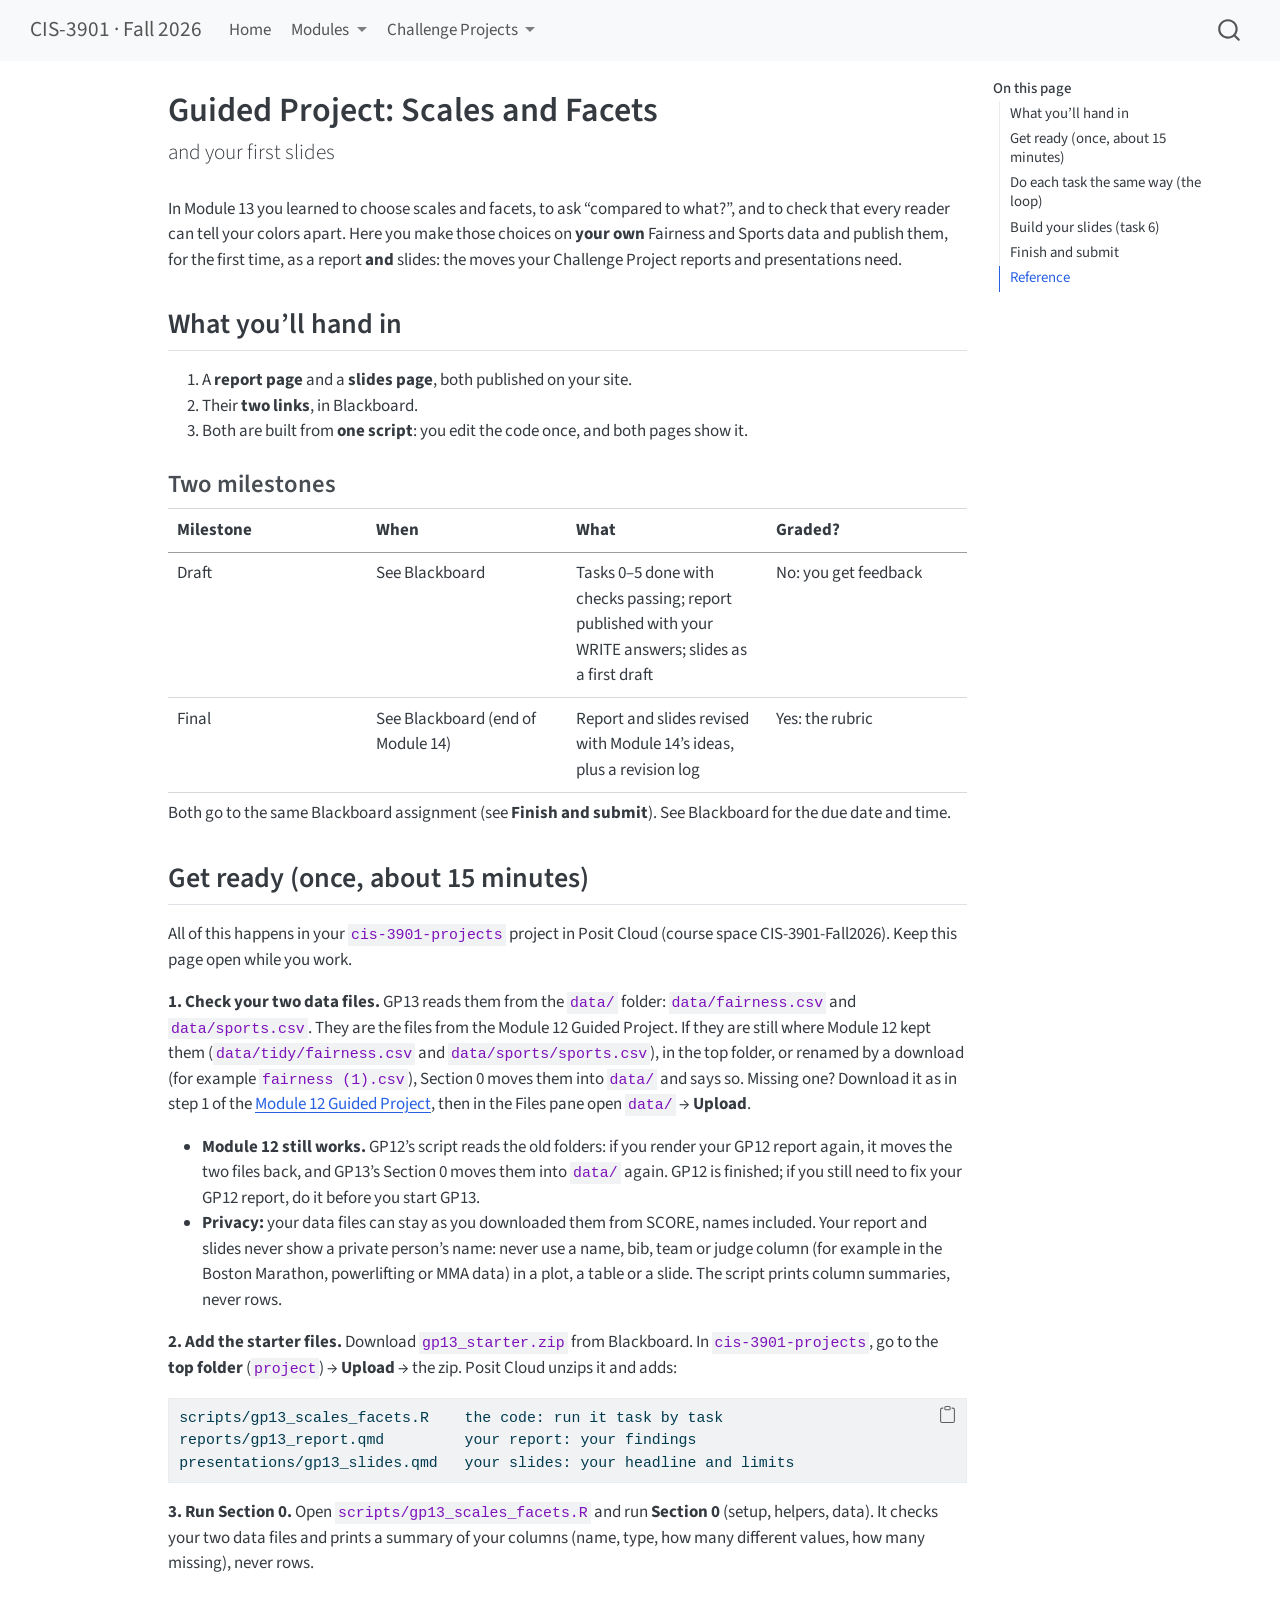
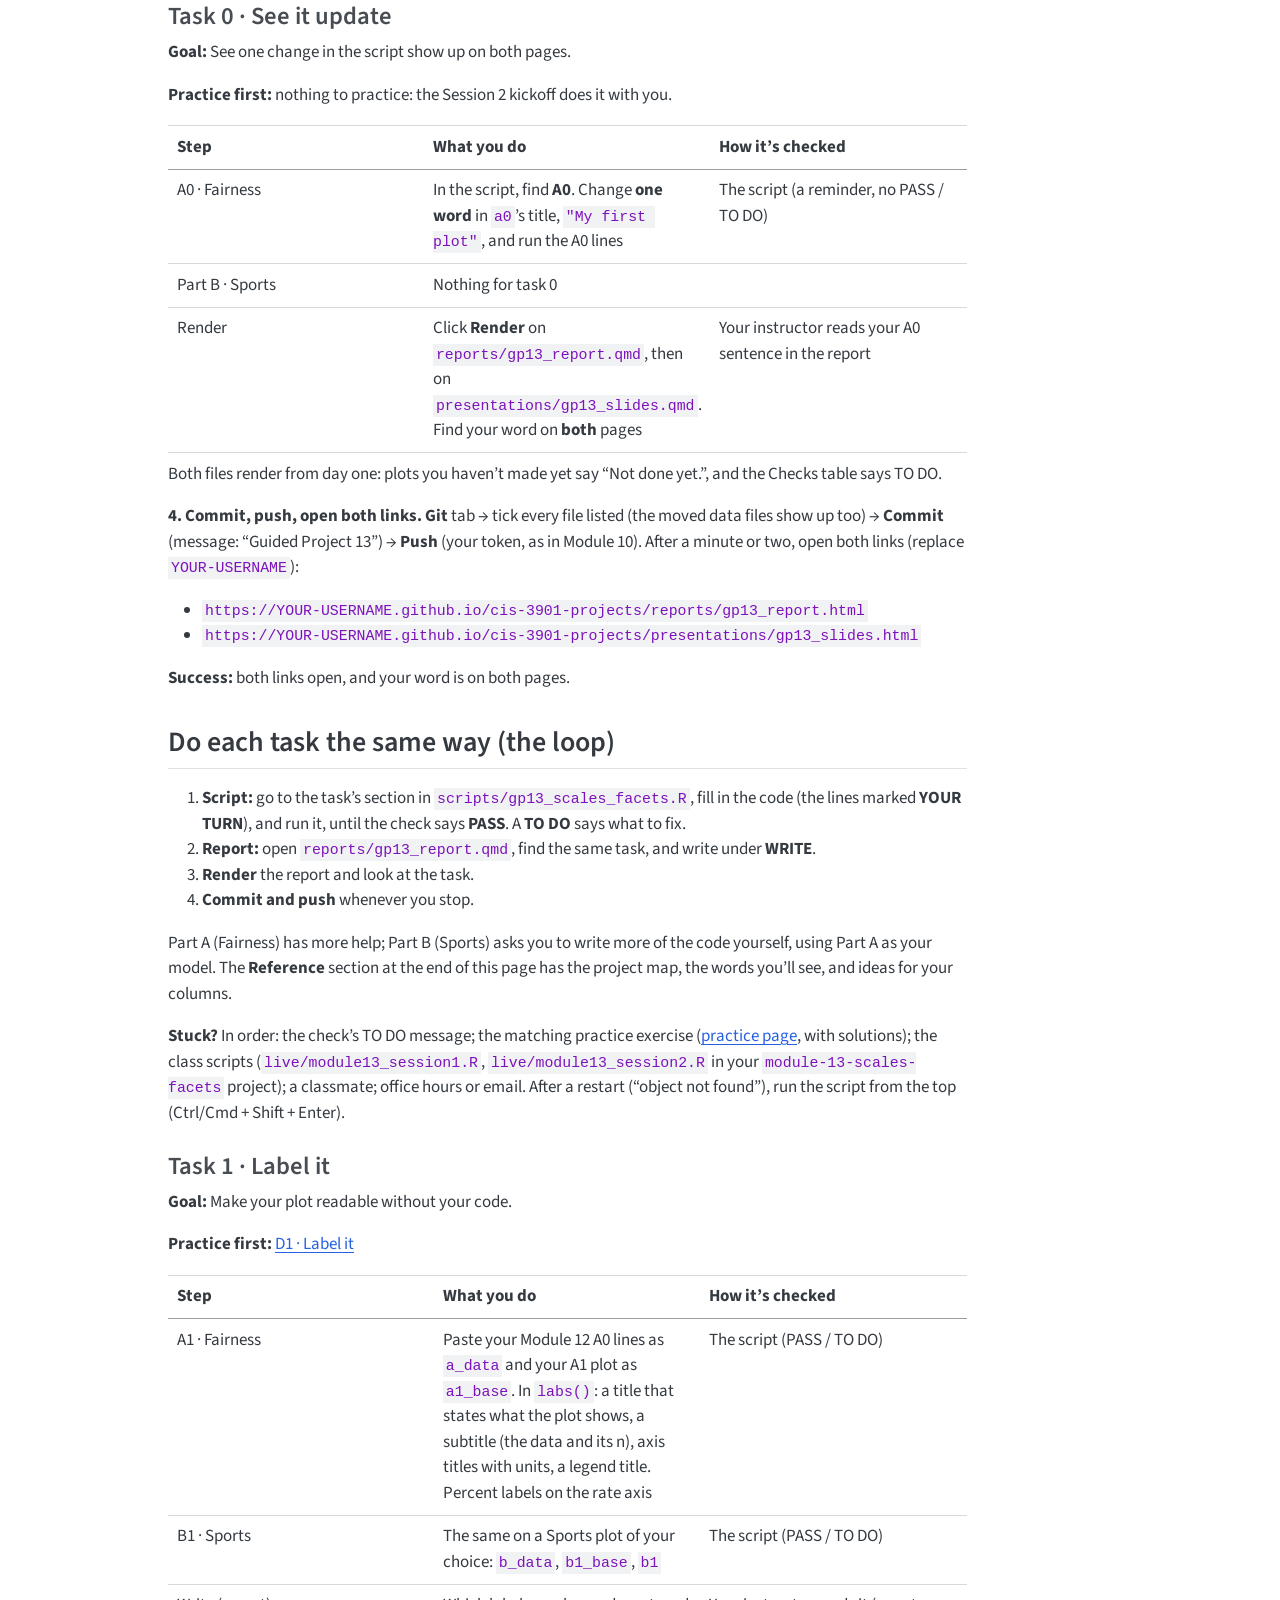
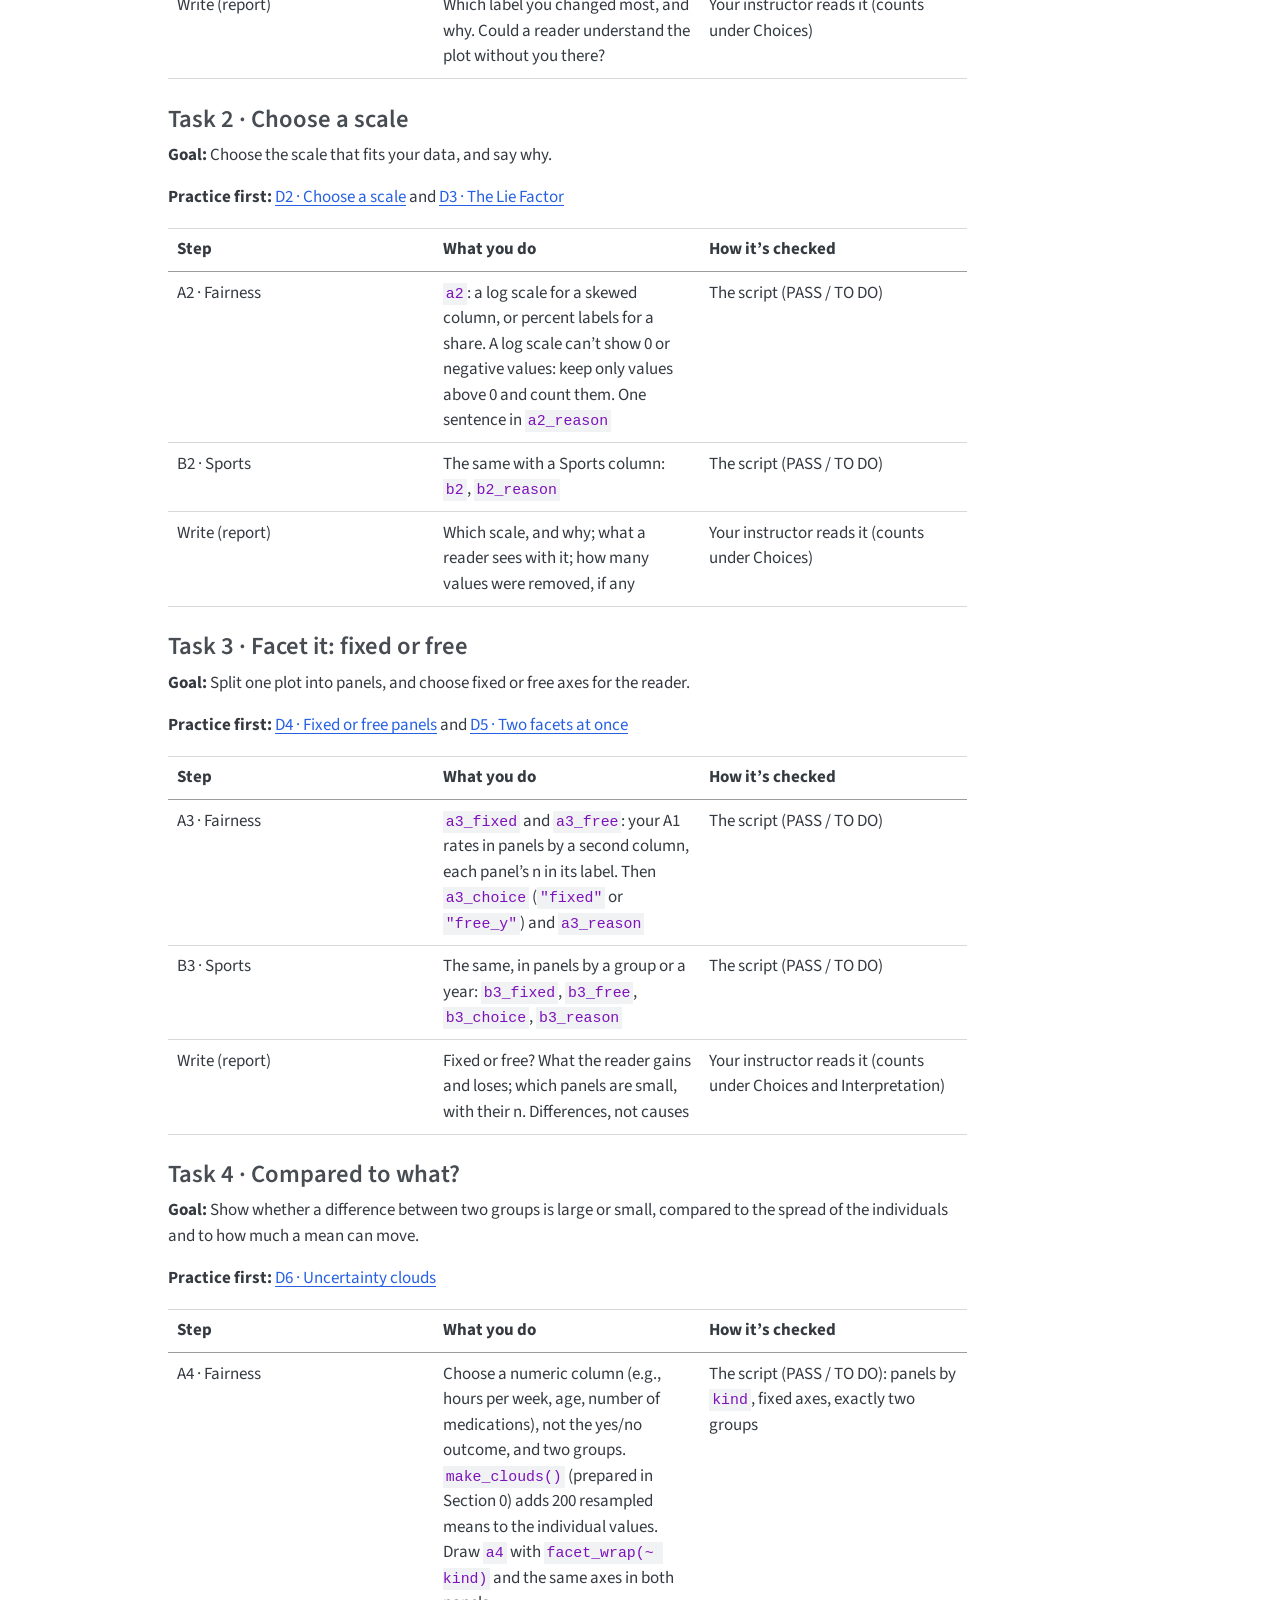
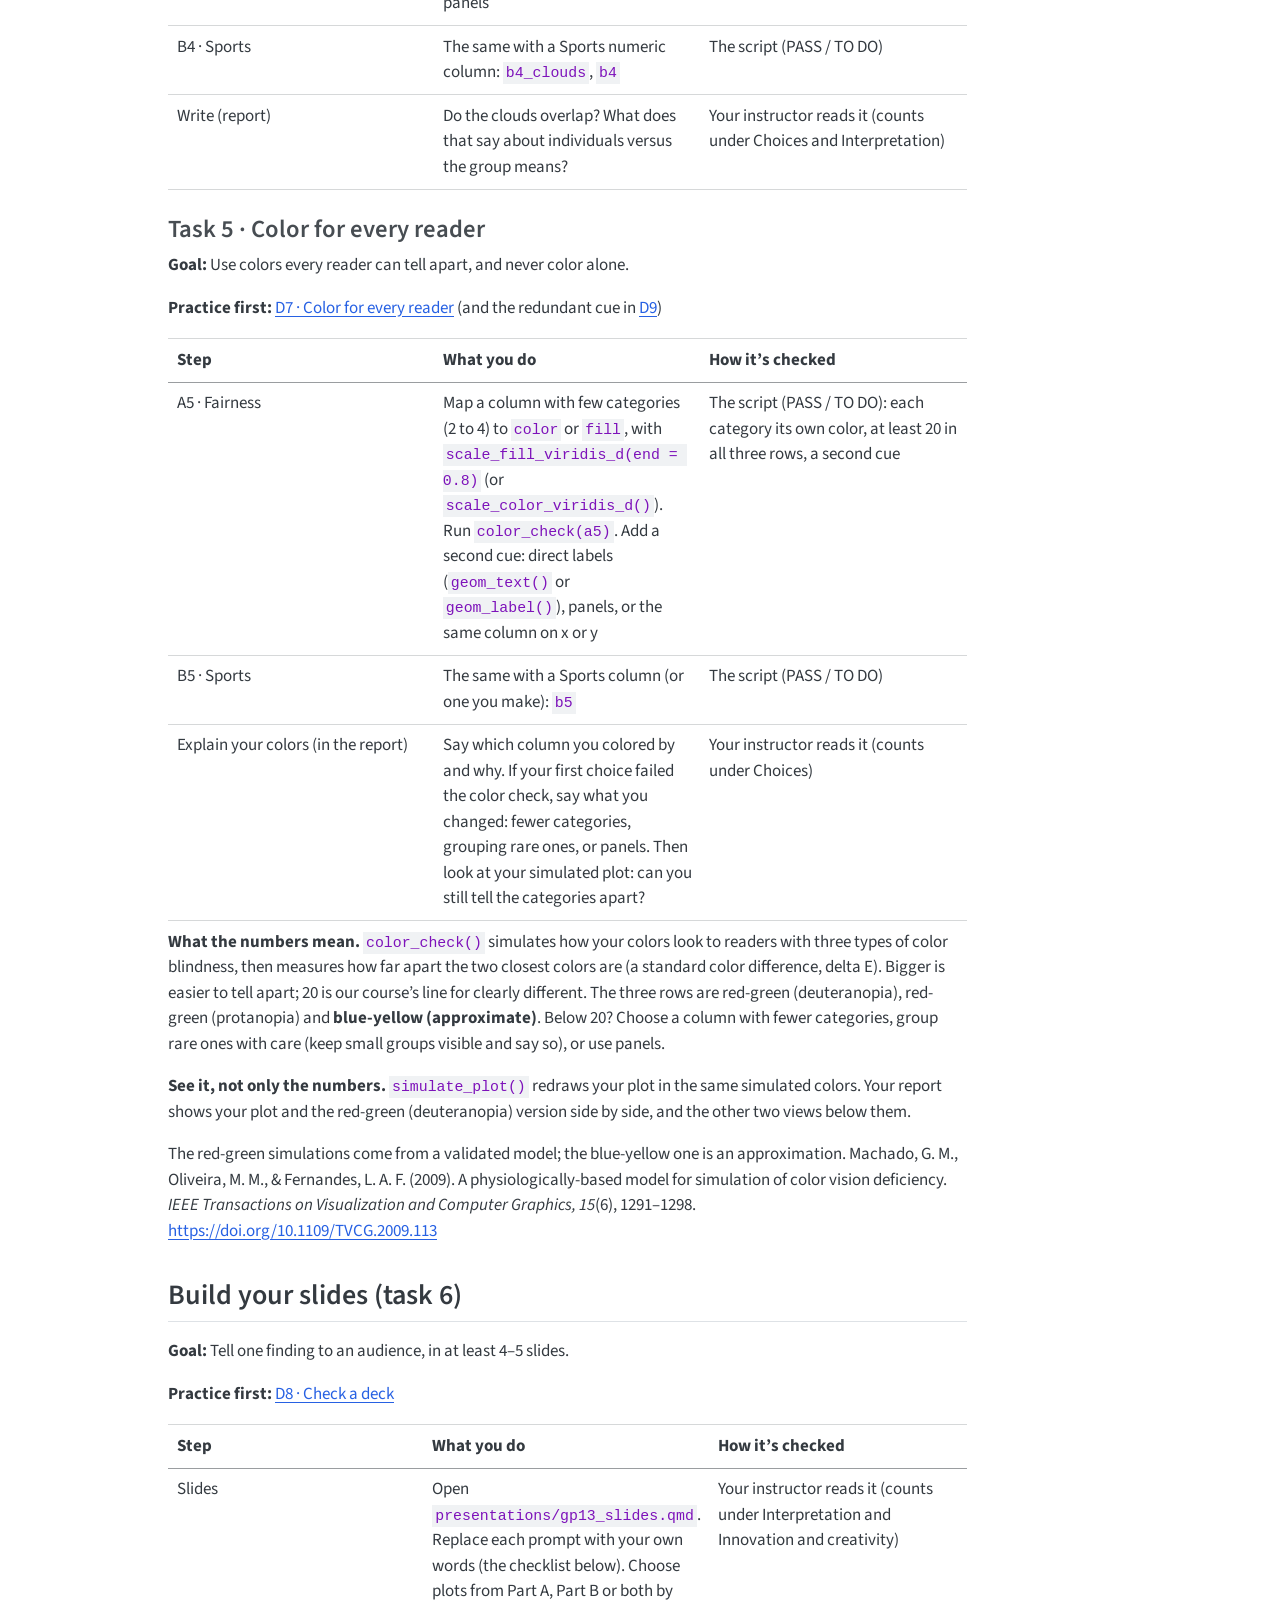
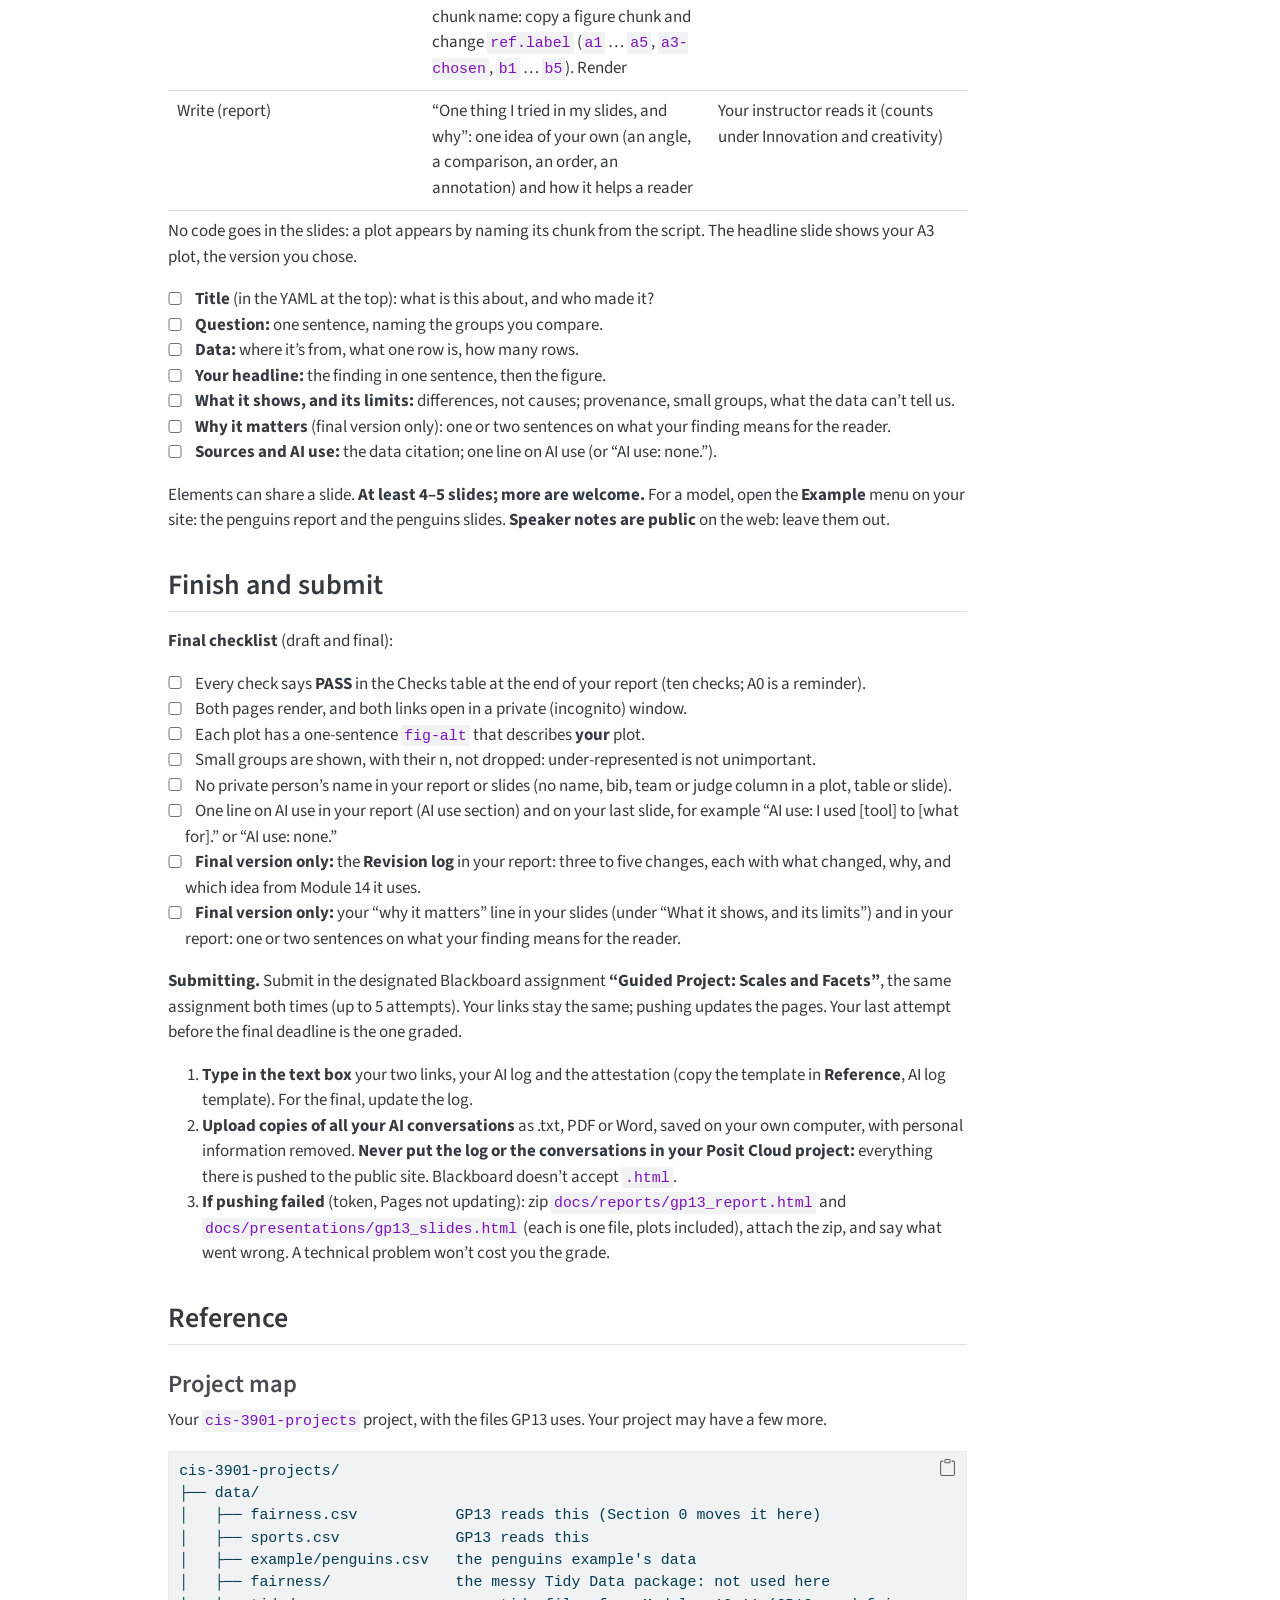
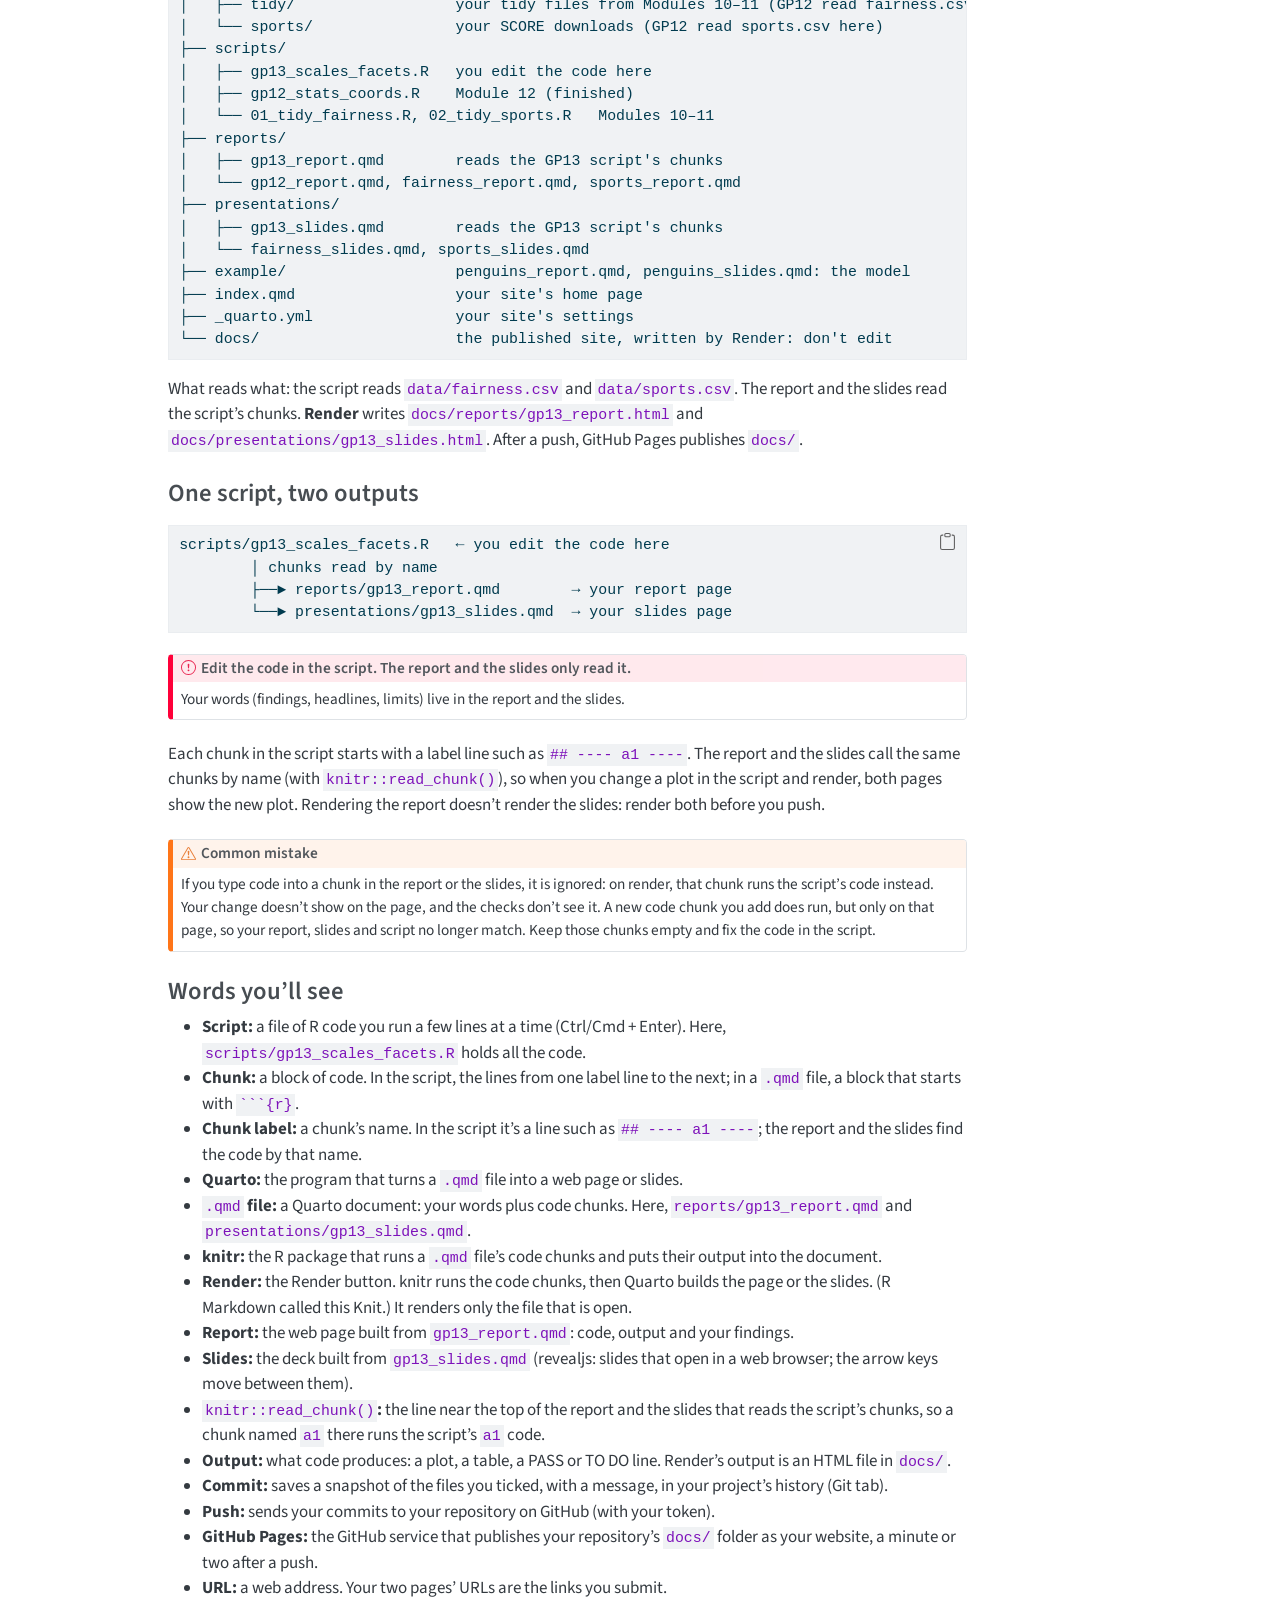
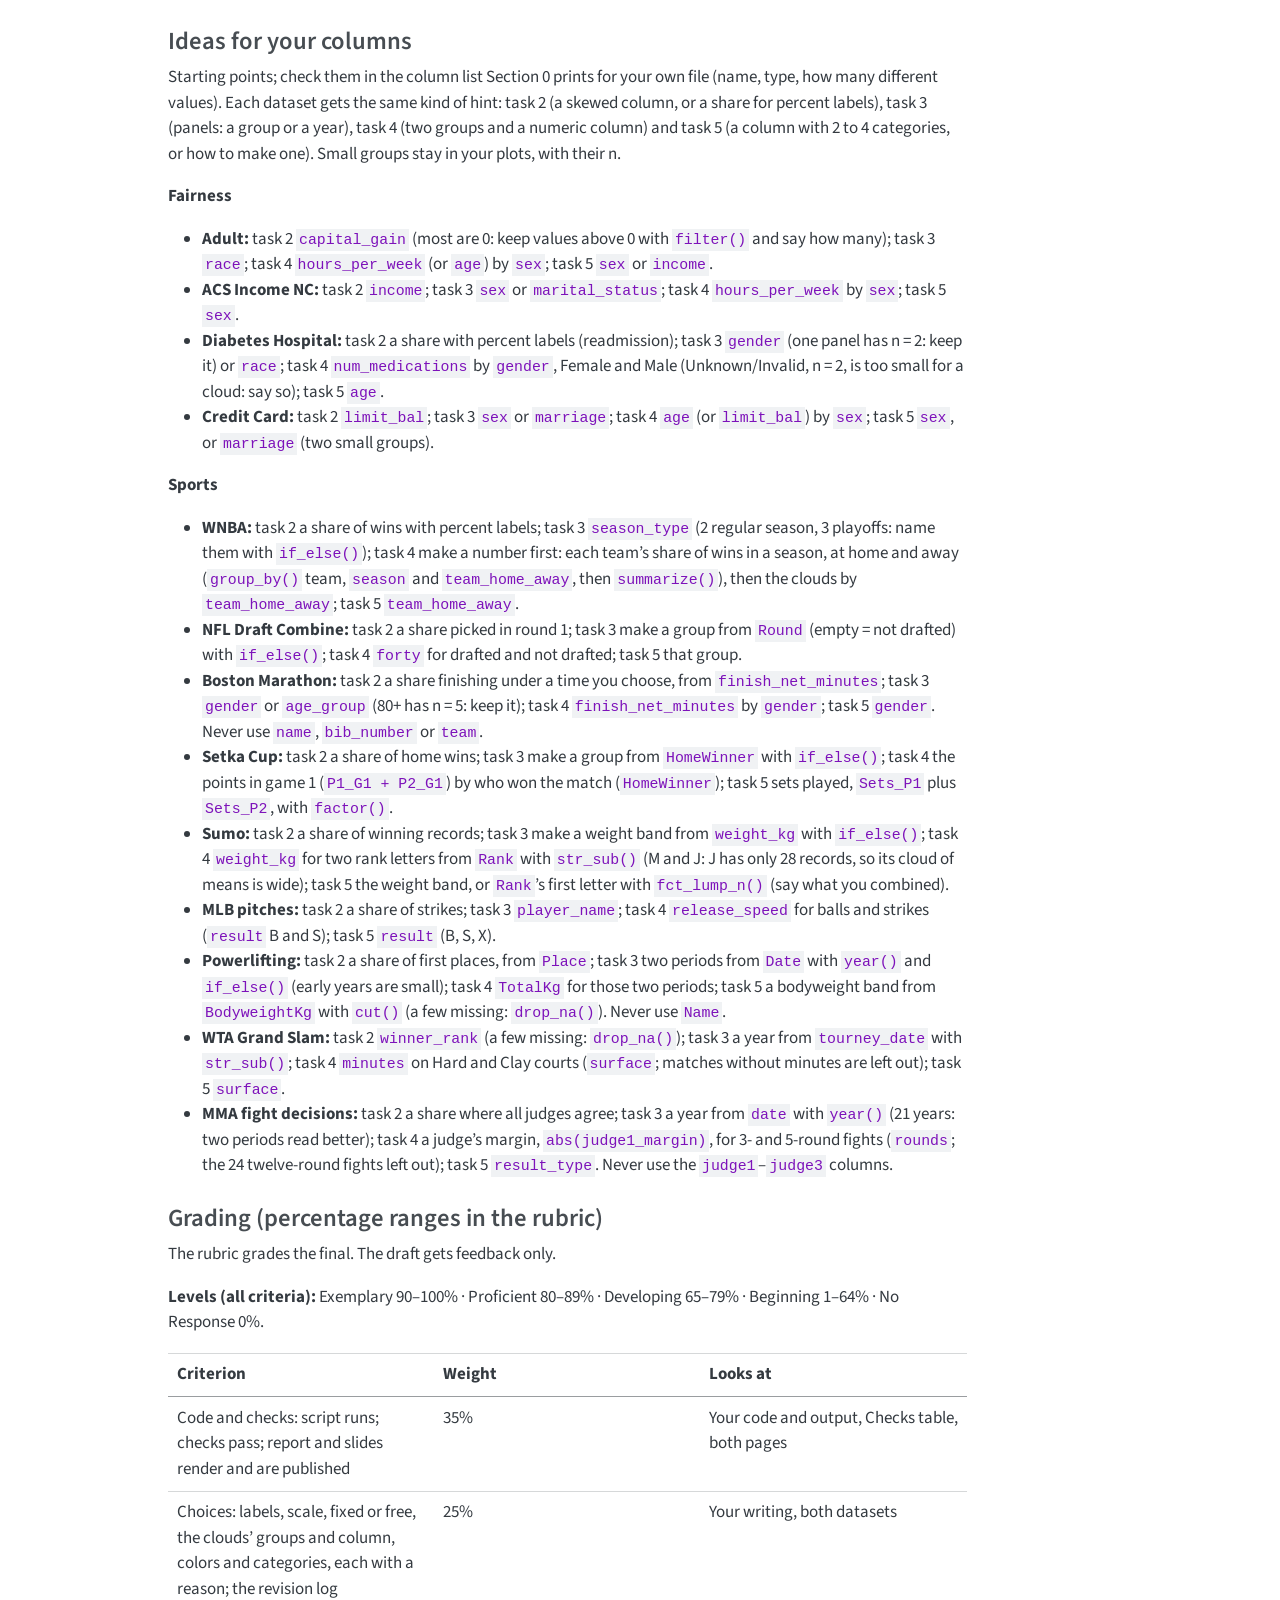
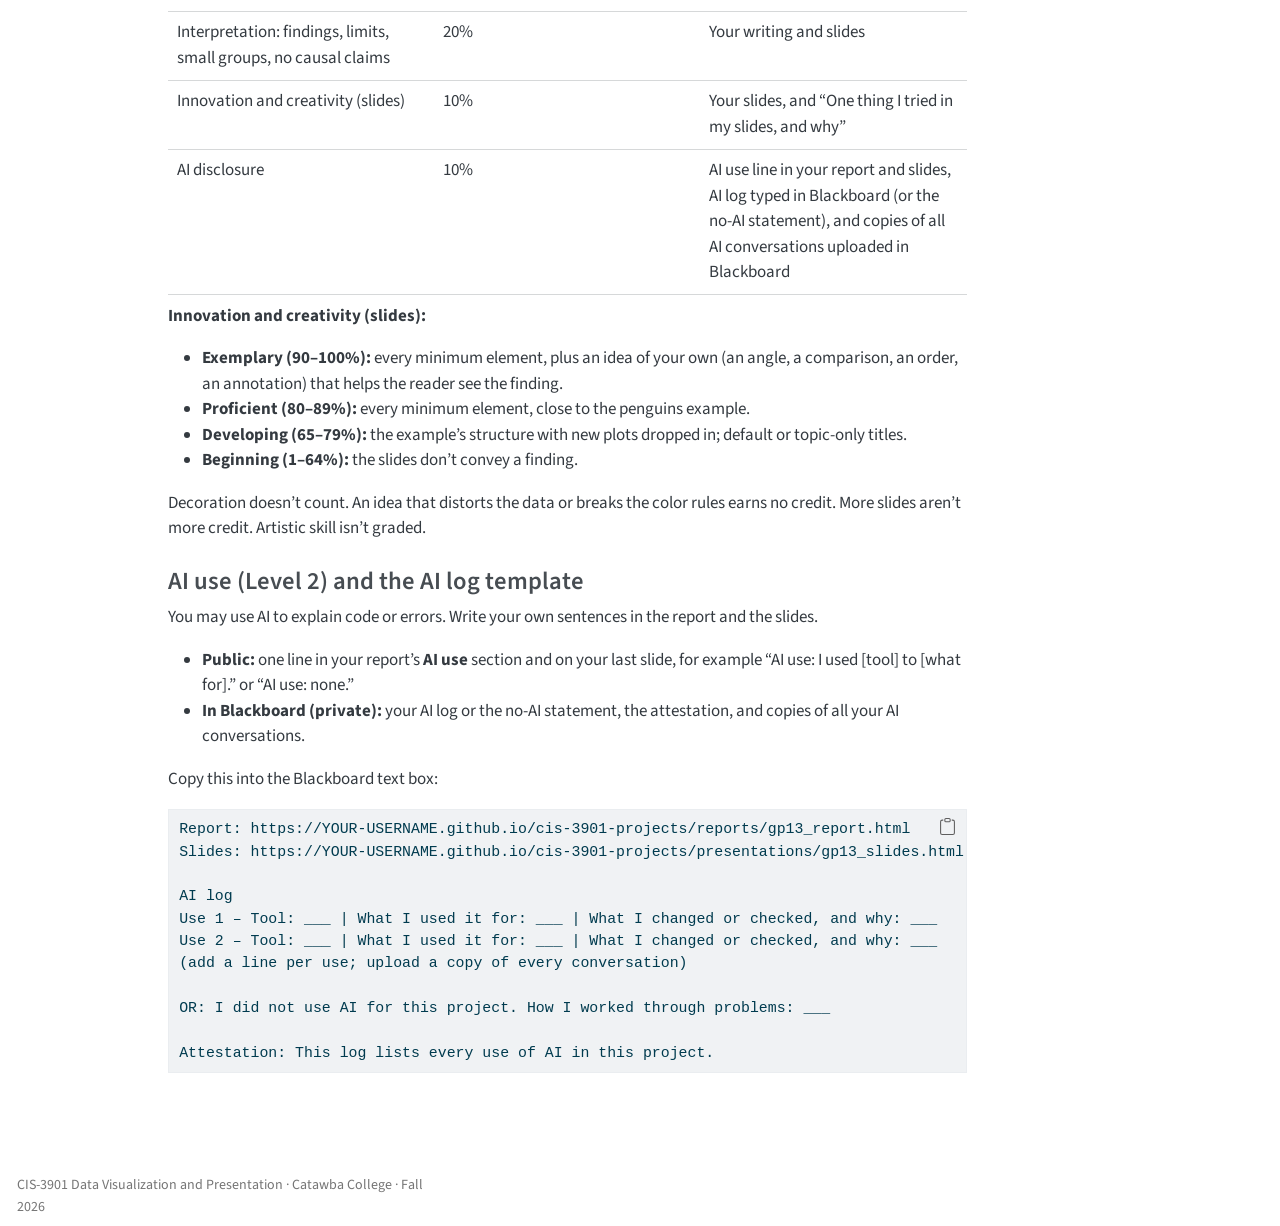
<file: docs/module-13/guided-project.html>
<!DOCTYPE html>
<html xmlns="http://www.w3.org/1999/xhtml" lang="en-US" xml:lang="en-US"><head>

<meta charset="utf-8">
<meta name="generator" content="quarto-1.9.38">

<meta name="viewport" content="width=device-width, initial-scale=1.0, user-scalable=yes">


<title>Guided Project: Scales and Facets – CIS-3901 · Fall 2026</title>
<style>
/* Default styles provided by pandoc.
** See https://pandoc.org/MANUAL.html#variables-for-html for config info.
*/
code{white-space: pre-wrap;}
span.smallcaps{font-variant: small-caps;}
div.columns{display: flex; gap: min(4vw, 1.5em);}
div.column{flex: auto; overflow-x: auto;}
div.hanging-indent{margin-left: 1.5em; text-indent: -1.5em;}
ul.task-list{list-style: none;}
ul.task-list li input[type="checkbox"] {
  width: 0.8em;
  margin: 0 0.8em 0.2em -1em; /* quarto-specific, see https://github.com/quarto-dev/quarto-cli/issues/4556 */ 
  vertical-align: middle;
}
/* CSS for syntax highlighting */
html { -webkit-text-size-adjust: 100%; }
pre > code.sourceCode { white-space: pre; position: relative; }
pre > code.sourceCode > span { display: inline-block; line-height: 1.25; }
pre > code.sourceCode > span:empty { height: 1.2em; }
.sourceCode { overflow: visible; }
code.sourceCode > span { color: inherit; text-decoration: inherit; }
div.sourceCode { margin: 1em 0; }
pre.sourceCode { margin: 0; }
@media screen {
div.sourceCode { overflow: auto; }
}
@media print {
pre > code.sourceCode { white-space: pre-wrap; }
pre > code.sourceCode > span { text-indent: -5em; padding-left: 5em; }
}
pre.numberSource code
  { counter-reset: source-line 0; }
pre.numberSource code > span
  { position: relative; left: -4em; counter-increment: source-line; }
pre.numberSource code > span > a:first-child::before
  { content: counter(source-line);
    position: relative; left: -1em; text-align: right; vertical-align: baseline;
    border: none; display: inline-block;
    -webkit-touch-callout: none; -webkit-user-select: none;
    -khtml-user-select: none; -moz-user-select: none;
    -ms-user-select: none; user-select: none;
    padding: 0 4px; width: 4em;
  }
pre.numberSource { margin-left: 3em;  padding-left: 4px; }
div.sourceCode
  {   }
@media screen {
pre > code.sourceCode > span > a:first-child::before { text-decoration: underline; }
}
</style>


<script src="../site_libs/quarto-nav/quarto-nav.js"></script>
<script src="../site_libs/quarto-nav/headroom.min.js"></script>
<script src="../site_libs/clipboard/clipboard.min.js"></script>
<script src="../site_libs/quarto-search/autocomplete.umd.js"></script>
<script src="../site_libs/quarto-search/fuse.min.js"></script>
<script src="../site_libs/quarto-search/quarto-search.js"></script>
<meta name="quarto:offset" content="../">
<script src="../site_libs/quarto-html/quarto.js" type="module"></script>
<script src="../site_libs/quarto-html/tabsets/tabsets.js" type="module"></script>
<script src="../site_libs/quarto-html/popper.min.js"></script>
<script src="../site_libs/quarto-html/tippy.umd.min.js"></script>
<script src="../site_libs/quarto-html/anchor.min.js"></script>
<link href="../site_libs/quarto-html/tippy.css" rel="stylesheet">
<link href="../site_libs/quarto-html/quarto-syntax-highlighting-15634bcf2e68342d4ad2dfa704d543f6.css" rel="stylesheet" id="quarto-text-highlighting-styles">
<script src="../site_libs/bootstrap/bootstrap.min.js"></script>
<link href="../site_libs/bootstrap/bootstrap-icons.css" rel="stylesheet">
<link href="../site_libs/bootstrap/bootstrap-6388ad00bb6ecaefa25b9a98db1edf18.min.css" rel="stylesheet" append-hash="true" id="quarto-bootstrap" data-mode="light">
<script id="quarto-search-options" type="application/json">{
  "location": "navbar",
  "copy-button": false,
  "collapse-after": 3,
  "panel-placement": "end",
  "type": "overlay",
  "limit": 50,
  "keyboard-shortcut": [
    "f",
    "/",
    "s"
  ],
  "show-item-context": false,
  "language": {
    "search-no-results-text": "No results",
    "search-matching-documents-text": "matching documents",
    "search-copy-link-title": "Copy link to search",
    "search-hide-matches-text": "Hide additional matches",
    "search-more-match-text": "more match in this document",
    "search-more-matches-text": "more matches in this document",
    "search-clear-button-title": "Clear",
    "search-text-placeholder": "",
    "search-detached-cancel-button-title": "Cancel",
    "search-submit-button-title": "Submit",
    "search-label": "Search"
  }
}</script>


</head>

<body class="nav-fixed quarto-light">

<div id="quarto-search-results"></div>
  <header id="quarto-header" class="headroom fixed-top">
    <nav class="navbar navbar-expand-lg " data-bs-theme="dark">
      <div class="navbar-container container-fluid">
      <div class="navbar-brand-container mx-auto">
    <a class="navbar-brand" href="../index.html">
    <span class="navbar-title">CIS-3901 · Fall 2026</span>
    </a>
  </div>
            <div id="quarto-search" class="" title="Search"></div>
          <button class="navbar-toggler" type="button" data-bs-toggle="collapse" data-bs-target="#navbarCollapse" aria-controls="navbarCollapse" role="menu" aria-expanded="false" aria-label="Toggle navigation" onclick="if (window.quartoToggleHeadroom) { window.quartoToggleHeadroom(); }">
  <span class="navbar-toggler-icon"></span>
</button>
          <div class="collapse navbar-collapse" id="navbarCollapse">
            <ul class="navbar-nav navbar-nav-scroll me-auto">
  <li class="nav-item">
    <a class="nav-link" href="../index.html"> 
<span class="menu-text">Home</span></a>
  </li>  
  <li class="nav-item dropdown ">
    <a class="nav-link dropdown-toggle" href="#" id="nav-menu-modules" role="link" data-bs-toggle="dropdown" aria-expanded="false">
 <span class="menu-text">Modules</span>
    </a>
    <ul class="dropdown-menu" aria-labelledby="nav-menu-modules">    
        <li>
    <a class="dropdown-item" href="../module-10/index.html">
 <span class="dropdown-text">Module 10: Tidy Data and Project Setup</span></a>
  </li>  
        <li>
    <a class="dropdown-item" href="../module-11/index.html">
 <span class="dropdown-text">Module 11: Grammar of Graphics I</span></a>
  </li>  
        <li>
    <a class="dropdown-item" href="../module-12/index.html">
 <span class="dropdown-text">Module 12: Grammar of Graphics II</span></a>
  </li>  
        <li>
    <a class="dropdown-item" href="../module-13/index.html">
 <span class="dropdown-text">Module 13: Grammar of Graphics III</span></a>
  </li>  
    </ul>
  </li>
  <li class="nav-item dropdown ">
    <a class="nav-link dropdown-toggle" href="#" id="nav-menu-challenge-projects" role="link" data-bs-toggle="dropdown" aria-expanded="false">
 <span class="menu-text">Challenge Projects</span>
    </a>
    <ul class="dropdown-menu" aria-labelledby="nav-menu-challenge-projects">    
        <li>
    <a class="dropdown-item" href="../challenge-projects/index.html">
 <span class="dropdown-text">Overview</span></a>
  </li>  
        <li>
    <a class="dropdown-item" href="../challenge-projects/fairness-data.html">
 <span class="dropdown-text">Challenge Project: Fairness Data</span></a>
  </li>  
        <li>
    <a class="dropdown-item" href="../challenge-projects/sports-data.html">
 <span class="dropdown-text">Challenge Project: Sports Data</span></a>
  </li>  
    </ul>
  </li>
</ul>
          </div> <!-- /navcollapse -->
            <div class="quarto-navbar-tools">
</div>
      </div> <!-- /container-fluid -->
    </nav>
</header>
<!-- content -->
<div id="quarto-content" class="quarto-container page-columns page-rows-contents page-layout-article page-navbar">
<!-- sidebar -->
<!-- margin-sidebar -->
    <div id="quarto-margin-sidebar" class="sidebar margin-sidebar">
        <nav id="TOC" role="doc-toc" class="toc-active">
    <h2 id="toc-title">On this page</h2>
   
  <ul class="collapse">
  <li><a href="#what-youll-hand-in" id="toc-what-youll-hand-in" class="nav-link active" data-scroll-target="#what-youll-hand-in">What you’ll hand in</a></li>
  <li><a href="#get-ready-once-about-15-minutes" id="toc-get-ready-once-about-15-minutes" class="nav-link" data-scroll-target="#get-ready-once-about-15-minutes">Get ready (once, about 15 minutes)</a></li>
  <li><a href="#do-each-task-the-same-way-the-loop" id="toc-do-each-task-the-same-way-the-loop" class="nav-link" data-scroll-target="#do-each-task-the-same-way-the-loop">Do each task the same way (the loop)</a></li>
  <li><a href="#task-6" id="toc-task-6" class="nav-link" data-scroll-target="#task-6">Build your slides (task 6)</a></li>
  <li><a href="#finish-and-submit" id="toc-finish-and-submit" class="nav-link" data-scroll-target="#finish-and-submit">Finish and submit</a></li>
  <li><a href="#reference" id="toc-reference" class="nav-link" data-scroll-target="#reference">Reference</a></li>
  </ul>
</nav>
    </div>
<!-- main -->
<main class="content" id="quarto-document-content">

<header id="title-block-header" class="quarto-title-block default">
<div class="quarto-title">
<h1 class="title">Guided Project: Scales and Facets</h1>
<p class="subtitle lead">and your first slides</p>
</div>



<div class="quarto-title-meta">

    
  
    
  </div>
  


</header>


<p>In Module 13 you learned to choose scales and facets, to ask “compared to what?”, and to check that every reader can tell your colors apart. Here you make those choices on <strong>your own</strong> Fairness and Sports data and publish them, for the first time, as a report <strong>and</strong> slides: the moves your Challenge Project reports and presentations need.</p>
<section id="what-youll-hand-in" class="level2">
<h2 class="anchored" data-anchor-id="what-youll-hand-in">What you’ll hand in</h2>
<ol type="1">
<li>A <strong>report page</strong> and a <strong>slides page</strong>, both published on your site.</li>
<li>Their <strong>two links</strong>, in Blackboard.</li>
<li>Both are built from <strong>one script</strong>: you edit the code once, and both pages show it.</li>
</ol>
<section id="two-milestones" class="level3">
<h3 class="anchored" data-anchor-id="two-milestones">Two milestones</h3>
<table class="caption-top table">
<colgroup>
<col style="width: 25%">
<col style="width: 25%">
<col style="width: 25%">
<col style="width: 25%">
</colgroup>
<thead>
<tr class="header">
<th>Milestone</th>
<th>When</th>
<th>What</th>
<th>Graded?</th>
</tr>
</thead>
<tbody>
<tr class="odd">
<td>Draft</td>
<td>See Blackboard</td>
<td>Tasks 0–5 done with checks passing; report published with your WRITE answers; slides as a first draft</td>
<td>No: you get feedback</td>
</tr>
<tr class="even">
<td>Final</td>
<td>See Blackboard (end of Module 14)</td>
<td>Report and slides revised with Module 14’s ideas, plus a revision log</td>
<td>Yes: the rubric</td>
</tr>
</tbody>
</table>
<p>Both go to the same Blackboard assignment (see <strong>Finish and submit</strong>). See Blackboard for the due date and time.</p>
</section>
</section>
<section id="get-ready-once-about-15-minutes" class="level2">
<h2 class="anchored" data-anchor-id="get-ready-once-about-15-minutes">Get ready (once, about 15 minutes)</h2>
<p>All of this happens in your <strong><code>cis-3901-projects</code></strong> project in Posit Cloud (course space CIS-3901-Fall2026). Keep this page open while you work.</p>
<p><strong>1. Check your two data files.</strong> GP13 reads them from the <code>data/</code> folder: <strong><code>data/fairness.csv</code></strong> and <strong><code>data/sports.csv</code></strong>. They are the files from the Module 12 Guided Project. If they are still where Module 12 kept them (<code>data/tidy/fairness.csv</code> and <code>data/sports/sports.csv</code>), in the top folder, or renamed by a download (for example <code>fairness (1).csv</code>), Section 0 moves them into <code>data/</code> and says so. Missing one? Download it as in step 1 of the <a href="../module-12/guided-project.html#step-1-bring-your-two-data-files-5-minutes" target="_blank">Module 12 Guided Project</a>, then in the Files pane open <code>data/</code> → <strong>Upload</strong>.</p>
<ul>
<li><strong>Module 12 still works.</strong> GP12’s script reads the old folders: if you render your GP12 report again, it moves the two files back, and GP13’s Section 0 moves them into <code>data/</code> again. GP12 is finished; if you still need to fix your GP12 report, do it before you start GP13.</li>
<li><strong>Privacy:</strong> your data files can stay as you downloaded them from SCORE, names included. Your report and slides never show a private person’s name: never use a name, bib, team or judge column (for example in the Boston Marathon, powerlifting or MMA data) in a plot, a table or a slide. The script prints column summaries, never rows.</li>
</ul>
<p><strong>2. Add the starter files.</strong> Download <strong><code>gp13_starter.zip</code></strong> from Blackboard. In <code>cis-3901-projects</code>, go to the <strong>top folder</strong> (<code>project</code>) → <strong>Upload</strong> → the zip. Posit Cloud unzips it and adds:</p>
<div class="code-copy-outer-scaffold"><div class="sourceCode" id="cb1"><pre class="sourceCode default code-with-copy"><code class="sourceCode default"><span id="cb1-1"><a href="#cb1-1" aria-hidden="true" tabindex="-1"></a>scripts/gp13_scales_facets.R    the code: run it task by task</span>
<span id="cb1-2"><a href="#cb1-2" aria-hidden="true" tabindex="-1"></a>reports/gp13_report.qmd         your report: your findings</span>
<span id="cb1-3"><a href="#cb1-3" aria-hidden="true" tabindex="-1"></a>presentations/gp13_slides.qmd   your slides: your headline and limits</span></code></pre></div><button title="Copy to Clipboard" class="code-copy-button"><i class="bi"></i></button></div>
<p><strong>3. Run Section 0.</strong> Open <code>scripts/gp13_scales_facets.R</code> and run <strong>Section 0</strong> (setup, helpers, data). It checks your two data files and prints a summary of your columns (name, type, how many different values, how many missing), never rows.</p>
<section id="task-0" class="level3">
<h3 class="anchored" data-anchor-id="task-0">Task 0 · See it update</h3>
<p><strong>Goal:</strong> See one change in the script show up on both pages.</p>
<p><strong>Practice first:</strong> nothing to practice: the Session 2 kickoff does it with you.</p>
<table class="caption-top table">
<colgroup>
<col style="width: 33%">
<col style="width: 33%">
<col style="width: 33%">
</colgroup>
<thead>
<tr class="header">
<th>Step</th>
<th>What you do</th>
<th>How it’s checked</th>
</tr>
</thead>
<tbody>
<tr class="odd">
<td>A0 · Fairness</td>
<td>In the script, find <strong>A0</strong>. Change <strong>one word</strong> in <code>a0</code>’s title, <code>"My first plot"</code>, and run the A0 lines</td>
<td>The script (a reminder, no PASS / TO DO)</td>
</tr>
<tr class="even">
<td>Part B · Sports</td>
<td>Nothing for task 0</td>
<td></td>
</tr>
<tr class="odd">
<td>Render</td>
<td>Click <strong>Render</strong> on <code>reports/gp13_report.qmd</code>, then on <code>presentations/gp13_slides.qmd</code>. Find your word on <strong>both</strong> pages</td>
<td>Your instructor reads your A0 sentence in the report</td>
</tr>
</tbody>
</table>
<p>Both files render from day one: plots you haven’t made yet say “Not done yet.”, and the Checks table says TO DO.</p>
<p><strong>4. Commit, push, open both links.</strong> <strong>Git</strong> tab → tick every file listed (the moved data files show up too) → <strong>Commit</strong> (message: “Guided Project 13”) → <strong>Push</strong> (your token, as in Module 10). After a minute or two, open both links (replace <code>YOUR-USERNAME</code>):</p>
<ul>
<li><code>https://YOUR-USERNAME.github.io/cis-3901-projects/reports/gp13_report.html</code></li>
<li><code>https://YOUR-USERNAME.github.io/cis-3901-projects/presentations/gp13_slides.html</code></li>
</ul>
<p><strong>Success:</strong> both links open, and your word is on both pages.</p>
</section>
</section>
<section id="do-each-task-the-same-way-the-loop" class="level2">
<h2 class="anchored" data-anchor-id="do-each-task-the-same-way-the-loop">Do each task the same way (the loop)</h2>
<ol type="1">
<li><strong>Script:</strong> go to the task’s section in <code>scripts/gp13_scales_facets.R</code>, fill in the code (the lines marked <strong>YOUR TURN</strong>), and run it, until the check says <strong>PASS</strong>. A <strong>TO DO</strong> says what to fix.</li>
<li><strong>Report:</strong> open <code>reports/gp13_report.qmd</code>, find the same task, and write under <strong>WRITE</strong>.</li>
<li><strong>Render</strong> the report and look at the task.</li>
<li><strong>Commit and push</strong> whenever you stop.</li>
</ol>
<p>Part A (Fairness) has more help; Part B (Sports) asks you to write more of the code yourself, using Part A as your model. The <strong>Reference</strong> section at the end of this page has the project map, the words you’ll see, and ideas for your columns.</p>
<p><strong>Stuck?</strong> In order: the check’s TO DO message; the matching practice exercise (<a href="../module-13/practice.html" target="_blank">practice page</a>, with solutions); the class scripts (<code>live/module13_session1.R</code>, <code>live/module13_session2.R</code> in your <code>module-13-scales-facets</code> project); a classmate; office hours or email. After a restart (“object not found”), run the script from the top (Ctrl/Cmd + Shift + Enter).</p>
<section id="task-1" class="level3">
<h3 class="anchored" data-anchor-id="task-1">Task 1 · Label it</h3>
<p><strong>Goal:</strong> Make your plot readable without your code.</p>
<p><strong>Practice first:</strong> <a href="../module-13/practice.html#d1-label-it" target="_blank">D1 · Label it</a></p>
<table class="caption-top table">
<colgroup>
<col style="width: 33%">
<col style="width: 33%">
<col style="width: 33%">
</colgroup>
<thead>
<tr class="header">
<th>Step</th>
<th>What you do</th>
<th>How it’s checked</th>
</tr>
</thead>
<tbody>
<tr class="odd">
<td>A1 · Fairness</td>
<td>Paste your Module 12 A0 lines as <code>a_data</code> and your A1 plot as <code>a1_base</code>. In <code>labs()</code>: a title that states what the plot shows, a subtitle (the data and its n), axis titles with units, a legend title. Percent labels on the rate axis</td>
<td>The script (PASS / TO DO)</td>
</tr>
<tr class="even">
<td>B1 · Sports</td>
<td>The same on a Sports plot of your choice: <code>b_data</code>, <code>b1_base</code>, <code>b1</code></td>
<td>The script (PASS / TO DO)</td>
</tr>
<tr class="odd">
<td>Write (report)</td>
<td>Which label you changed most, and why. Could a reader understand the plot without you there?</td>
<td>Your instructor reads it (counts under Choices)</td>
</tr>
</tbody>
</table>
</section>
<section id="task-2" class="level3">
<h3 class="anchored" data-anchor-id="task-2">Task 2 · Choose a scale</h3>
<p><strong>Goal:</strong> Choose the scale that fits your data, and say why.</p>
<p><strong>Practice first:</strong> <a href="../module-13/practice.html#d2-choose-a-scale" target="_blank">D2 · Choose a scale</a> and <a href="../module-13/practice.html#d3-the-lie-factor" target="_blank">D3 · The Lie Factor</a></p>
<table class="caption-top table">
<colgroup>
<col style="width: 33%">
<col style="width: 33%">
<col style="width: 33%">
</colgroup>
<thead>
<tr class="header">
<th>Step</th>
<th>What you do</th>
<th>How it’s checked</th>
</tr>
</thead>
<tbody>
<tr class="odd">
<td>A2 · Fairness</td>
<td><code>a2</code>: a log scale for a skewed column, or percent labels for a share. A log scale can’t show 0 or negative values: keep only values above 0 and count them. One sentence in <code>a2_reason</code></td>
<td>The script (PASS / TO DO)</td>
</tr>
<tr class="even">
<td>B2 · Sports</td>
<td>The same with a Sports column: <code>b2</code>, <code>b2_reason</code></td>
<td>The script (PASS / TO DO)</td>
</tr>
<tr class="odd">
<td>Write (report)</td>
<td>Which scale, and why; what a reader sees with it; how many values were removed, if any</td>
<td>Your instructor reads it (counts under Choices)</td>
</tr>
</tbody>
</table>
</section>
<section id="task-3" class="level3">
<h3 class="anchored" data-anchor-id="task-3">Task 3 · Facet it: fixed or free</h3>
<p><strong>Goal:</strong> Split one plot into panels, and choose fixed or free axes for the reader.</p>
<p><strong>Practice first:</strong> <a href="../module-13/practice.html#d4-fixed-or-free-panels" target="_blank">D4 · Fixed or free panels</a> and <a href="../module-13/practice.html#d5-two-facets-at-once-sex-and-species" target="_blank">D5 · Two facets at once</a></p>
<table class="caption-top table">
<colgroup>
<col style="width: 33%">
<col style="width: 33%">
<col style="width: 33%">
</colgroup>
<thead>
<tr class="header">
<th>Step</th>
<th>What you do</th>
<th>How it’s checked</th>
</tr>
</thead>
<tbody>
<tr class="odd">
<td>A3 · Fairness</td>
<td><code>a3_fixed</code> and <code>a3_free</code>: your A1 rates in panels by a second column, each panel’s n in its label. Then <code>a3_choice</code> (<code>"fixed"</code> or <code>"free_y"</code>) and <code>a3_reason</code></td>
<td>The script (PASS / TO DO)</td>
</tr>
<tr class="even">
<td>B3 · Sports</td>
<td>The same, in panels by a group or a year: <code>b3_fixed</code>, <code>b3_free</code>, <code>b3_choice</code>, <code>b3_reason</code></td>
<td>The script (PASS / TO DO)</td>
</tr>
<tr class="odd">
<td>Write (report)</td>
<td>Fixed or free? What the reader gains and loses; which panels are small, with their n.&nbsp;Differences, not causes</td>
<td>Your instructor reads it (counts under Choices and Interpretation)</td>
</tr>
</tbody>
</table>
</section>
<section id="task-4" class="level3">
<h3 class="anchored" data-anchor-id="task-4">Task 4 · Compared to what?</h3>
<p><strong>Goal:</strong> Show whether a difference between two groups is large or small, compared to the spread of the individuals and to how much a mean can move.</p>
<p><strong>Practice first:</strong> <a href="../module-13/practice.html#d6-uncertainty-clouds" target="_blank">D6 · Uncertainty clouds</a></p>
<table class="caption-top table">
<colgroup>
<col style="width: 33%">
<col style="width: 33%">
<col style="width: 33%">
</colgroup>
<thead>
<tr class="header">
<th>Step</th>
<th>What you do</th>
<th>How it’s checked</th>
</tr>
</thead>
<tbody>
<tr class="odd">
<td>A4 · Fairness</td>
<td>Choose a numeric column (e.g., hours per week, age, number of medications), not the yes/no outcome, and two groups. <code>make_clouds()</code> (prepared in Section 0) adds 200 resampled means to the individual values. Draw <code>a4</code> with <code>facet_wrap(~ kind)</code> and the same axes in both panels</td>
<td>The script (PASS / TO DO): panels by <code>kind</code>, fixed axes, exactly two groups</td>
</tr>
<tr class="even">
<td>B4 · Sports</td>
<td>The same with a Sports numeric column: <code>b4_clouds</code>, <code>b4</code></td>
<td>The script (PASS / TO DO)</td>
</tr>
<tr class="odd">
<td>Write (report)</td>
<td>Do the clouds overlap? What does that say about individuals versus the group means?</td>
<td>Your instructor reads it (counts under Choices and Interpretation)</td>
</tr>
</tbody>
</table>
</section>
<section id="task-5" class="level3">
<h3 class="anchored" data-anchor-id="task-5">Task 5 · Color for every reader</h3>
<p><strong>Goal:</strong> Use colors every reader can tell apart, and never color alone.</p>
<p><strong>Practice first:</strong> <a href="../module-13/practice.html#d7-color-for-every-reader" target="_blank">D7 · Color for every reader</a> (and the redundant cue in <a href="../module-13/practice.html#d9-more-scale-choices-size-gray-fills-redundant-cues" target="_blank">D9</a>)</p>
<table class="caption-top table">
<colgroup>
<col style="width: 33%">
<col style="width: 33%">
<col style="width: 33%">
</colgroup>
<thead>
<tr class="header">
<th>Step</th>
<th>What you do</th>
<th>How it’s checked</th>
</tr>
</thead>
<tbody>
<tr class="odd">
<td>A5 · Fairness</td>
<td>Map a column with few categories (2 to 4) to <code>color</code> or <code>fill</code>, with <code>scale_fill_viridis_d(end = 0.8)</code> (or <code>scale_color_viridis_d()</code>). Run <code>color_check(a5)</code>. Add a second cue: direct labels (<code>geom_text()</code> or <code>geom_label()</code>), panels, or the same column on x or y</td>
<td>The script (PASS / TO DO): each category its own color, at least 20 in all three rows, a second cue</td>
</tr>
<tr class="even">
<td>B5 · Sports</td>
<td>The same with a Sports column (or one you make): <code>b5</code></td>
<td>The script (PASS / TO DO)</td>
</tr>
<tr class="odd">
<td>Explain your colors (in the report)</td>
<td>Say which column you colored by and why. If your first choice failed the color check, say what you changed: fewer categories, grouping rare ones, or panels. Then look at your simulated plot: can you still tell the categories apart?</td>
<td>Your instructor reads it (counts under Choices)</td>
</tr>
</tbody>
</table>
<p><strong>What the numbers mean.</strong> <code>color_check()</code> simulates how your colors look to readers with three types of color blindness, then measures how far apart the two closest colors are (a standard color difference, delta E). Bigger is easier to tell apart; 20 is our course’s line for clearly different. The three rows are red-green (deuteranopia), red-green (protanopia) and <strong>blue-yellow (approximate)</strong>. Below 20? Choose a column with fewer categories, group rare ones with care (keep small groups visible and say so), or use panels.</p>
<p><strong>See it, not only the numbers.</strong> <code>simulate_plot()</code> redraws your plot in the same simulated colors. Your report shows your plot and the red-green (deuteranopia) version side by side, and the other two views below them.</p>
<p>The red-green simulations come from a validated model; the blue-yellow one is an approximation. Machado, G. M., Oliveira, M. M., &amp; Fernandes, L. A. F. (2009). A physiologically-based model for simulation of color vision deficiency. <em>IEEE Transactions on Visualization and Computer Graphics, 15</em>(6), 1291–1298. <a href="https://doi.org/10.1109/TVCG.2009.113" class="uri">https://doi.org/10.1109/TVCG.2009.113</a></p>
</section>
</section>
<section id="task-6" class="level2">
<h2 class="anchored" data-anchor-id="task-6">Build your slides (task 6)</h2>
<p><strong>Goal:</strong> Tell one finding to an audience, in at least 4–5 slides.</p>
<p><strong>Practice first:</strong> <a href="../module-13/practice.html#d8-check-a-deck" target="_blank">D8 · Check a deck</a></p>
<table class="caption-top table">
<colgroup>
<col style="width: 33%">
<col style="width: 33%">
<col style="width: 33%">
</colgroup>
<thead>
<tr class="header">
<th>Step</th>
<th>What you do</th>
<th>How it’s checked</th>
</tr>
</thead>
<tbody>
<tr class="odd">
<td>Slides</td>
<td>Open <code>presentations/gp13_slides.qmd</code>. Replace each prompt with your own words (the checklist below). Choose plots from Part A, Part B or both by chunk name: copy a figure chunk and change <code>ref.label</code> (<code>a1</code> … <code>a5</code>, <code>a3-chosen</code>, <code>b1</code> … <code>b5</code>). Render</td>
<td>Your instructor reads it (counts under Interpretation and Innovation and creativity)</td>
</tr>
<tr class="even">
<td>Write (report)</td>
<td>“One thing I tried in my slides, and why”: one idea of your own (an angle, a comparison, an order, an annotation) and how it helps a reader</td>
<td>Your instructor reads it (counts under Innovation and creativity)</td>
</tr>
</tbody>
</table>
<p>No code goes in the slides: a plot appears by naming its chunk from the script. The headline slide shows your A3 plot, the version you chose.</p>
<ul class="task-list">
<li><label><input type="checkbox"><strong>Title</strong> (in the YAML at the top): what is this about, and who made it?</label></li>
<li><label><input type="checkbox"><strong>Question:</strong> one sentence, naming the groups you compare.</label></li>
<li><label><input type="checkbox"><strong>Data:</strong> where it’s from, what one row is, how many rows.</label></li>
<li><label><input type="checkbox"><strong>Your headline:</strong> the finding in one sentence, then the figure.</label></li>
<li><label><input type="checkbox"><strong>What it shows, and its limits:</strong> differences, not causes; provenance, small groups, what the data can’t tell us.</label></li>
<li><label><input type="checkbox"><strong>Why it matters</strong> (final version only): one or two sentences on what your finding means for the reader.</label></li>
<li><label><input type="checkbox"><strong>Sources and AI use:</strong> the data citation; one line on AI use (or “AI use: none.”).</label></li>
</ul>
<p>Elements can share a slide. <strong>At least 4–5 slides; more are welcome.</strong> For a model, open the <strong>Example</strong> menu on your site: the penguins report and the penguins slides. <strong>Speaker notes are public</strong> on the web: leave them out.</p>
</section>
<section id="finish-and-submit" class="level2">
<h2 class="anchored" data-anchor-id="finish-and-submit">Finish and submit</h2>
<p><strong>Final checklist</strong> (draft and final):</p>
<ul class="task-list">
<li><label><input type="checkbox">Every check says <strong>PASS</strong> in the Checks table at the end of your report (ten checks; A0 is a reminder).</label></li>
<li><label><input type="checkbox">Both pages render, and both links open in a private (incognito) window.</label></li>
<li><label><input type="checkbox">Each plot has a one-sentence <code>fig-alt</code> that describes <strong>your</strong> plot.</label></li>
<li><label><input type="checkbox">Small groups are shown, with their n, not dropped: under-represented is not unimportant.</label></li>
<li><label><input type="checkbox">No private person’s name in your report or slides (no name, bib, team or judge column in a plot, table or slide).</label></li>
<li><label><input type="checkbox">One line on AI use in your report (AI use section) and on your last slide, for example “AI use: I used [tool] to [what for].” or “AI use: none.”</label></li>
<li><label><input type="checkbox"><strong>Final version only:</strong> the <strong>Revision log</strong> in your report: three to five changes, each with what changed, why, and which idea from Module 14 it uses.</label></li>
<li><label><input type="checkbox"><strong>Final version only:</strong> your “why it matters” line in your slides (under “What it shows, and its limits”) and in your report: one or two sentences on what your finding means for the reader.</label></li>
</ul>
<p><strong>Submitting.</strong> Submit in the designated Blackboard assignment <strong>“Guided Project: Scales and Facets”</strong>, the same assignment both times (up to 5 attempts). Your links stay the same; pushing updates the pages. Your last attempt before the final deadline is the one graded.</p>
<ol type="1">
<li><strong>Type in the text box</strong> your two links, your AI log and the attestation (copy the template in <strong>Reference</strong>, AI log template). For the final, update the log.</li>
<li><strong>Upload copies of all your AI conversations</strong> as .txt, PDF or Word, saved on your own computer, with personal information removed. <strong>Never put the log or the conversations in your Posit Cloud project:</strong> everything there is pushed to the public site. Blackboard doesn’t accept <code>.html</code>.</li>
<li><strong>If pushing failed</strong> (token, Pages not updating): zip <code>docs/reports/gp13_report.html</code> and <code>docs/presentations/gp13_slides.html</code> (each is one file, plots included), attach the zip, and say what went wrong. A technical problem won’t cost you the grade.</li>
</ol>
</section>
<section id="reference" class="level2">
<h2 class="anchored" data-anchor-id="reference">Reference</h2>
<section id="project-map" class="level3">
<h3 class="anchored" data-anchor-id="project-map">Project map</h3>
<p>Your <code>cis-3901-projects</code> project, with the files GP13 uses. Your project may have a few more.</p>
<div class="code-copy-outer-scaffold"><div class="sourceCode" id="cb2"><pre class="sourceCode default code-with-copy"><code class="sourceCode default"><span id="cb2-1"><a href="#cb2-1" aria-hidden="true" tabindex="-1"></a>cis-3901-projects/</span>
<span id="cb2-2"><a href="#cb2-2" aria-hidden="true" tabindex="-1"></a>├── data/</span>
<span id="cb2-3"><a href="#cb2-3" aria-hidden="true" tabindex="-1"></a>│   ├── fairness.csv           GP13 reads this (Section 0 moves it here)</span>
<span id="cb2-4"><a href="#cb2-4" aria-hidden="true" tabindex="-1"></a>│   ├── sports.csv             GP13 reads this</span>
<span id="cb2-5"><a href="#cb2-5" aria-hidden="true" tabindex="-1"></a>│   ├── example/penguins.csv   the penguins example's data</span>
<span id="cb2-6"><a href="#cb2-6" aria-hidden="true" tabindex="-1"></a>│   ├── fairness/              the messy Tidy Data package: not used here</span>
<span id="cb2-7"><a href="#cb2-7" aria-hidden="true" tabindex="-1"></a>│   ├── tidy/                  your tidy files from Modules 10–11 (GP12 read fairness.csv here)</span>
<span id="cb2-8"><a href="#cb2-8" aria-hidden="true" tabindex="-1"></a>│   └── sports/                your SCORE downloads (GP12 read sports.csv here)</span>
<span id="cb2-9"><a href="#cb2-9" aria-hidden="true" tabindex="-1"></a>├── scripts/</span>
<span id="cb2-10"><a href="#cb2-10" aria-hidden="true" tabindex="-1"></a>│   ├── gp13_scales_facets.R   you edit the code here</span>
<span id="cb2-11"><a href="#cb2-11" aria-hidden="true" tabindex="-1"></a>│   ├── gp12_stats_coords.R    Module 12 (finished)</span>
<span id="cb2-12"><a href="#cb2-12" aria-hidden="true" tabindex="-1"></a>│   └── 01_tidy_fairness.R, 02_tidy_sports.R   Modules 10–11</span>
<span id="cb2-13"><a href="#cb2-13" aria-hidden="true" tabindex="-1"></a>├── reports/</span>
<span id="cb2-14"><a href="#cb2-14" aria-hidden="true" tabindex="-1"></a>│   ├── gp13_report.qmd        reads the GP13 script's chunks</span>
<span id="cb2-15"><a href="#cb2-15" aria-hidden="true" tabindex="-1"></a>│   └── gp12_report.qmd, fairness_report.qmd, sports_report.qmd</span>
<span id="cb2-16"><a href="#cb2-16" aria-hidden="true" tabindex="-1"></a>├── presentations/</span>
<span id="cb2-17"><a href="#cb2-17" aria-hidden="true" tabindex="-1"></a>│   ├── gp13_slides.qmd        reads the GP13 script's chunks</span>
<span id="cb2-18"><a href="#cb2-18" aria-hidden="true" tabindex="-1"></a>│   └── fairness_slides.qmd, sports_slides.qmd</span>
<span id="cb2-19"><a href="#cb2-19" aria-hidden="true" tabindex="-1"></a>├── example/                   penguins_report.qmd, penguins_slides.qmd: the model</span>
<span id="cb2-20"><a href="#cb2-20" aria-hidden="true" tabindex="-1"></a>├── index.qmd                  your site's home page</span>
<span id="cb2-21"><a href="#cb2-21" aria-hidden="true" tabindex="-1"></a>├── _quarto.yml                your site's settings</span>
<span id="cb2-22"><a href="#cb2-22" aria-hidden="true" tabindex="-1"></a>└── docs/                      the published site, written by Render: don't edit</span></code></pre></div><button title="Copy to Clipboard" class="code-copy-button"><i class="bi"></i></button></div>
<p>What reads what: the script reads <code>data/fairness.csv</code> and <code>data/sports.csv</code>. The report and the slides read the script’s chunks. <strong>Render</strong> writes <code>docs/reports/gp13_report.html</code> and <code>docs/presentations/gp13_slides.html</code>. After a push, GitHub Pages publishes <code>docs/</code>.</p>
</section>
<section id="one-script-two-outputs" class="level3">
<h3 class="anchored" data-anchor-id="one-script-two-outputs">One script, two outputs</h3>
<div class="code-copy-outer-scaffold"><div class="sourceCode" id="cb3"><pre class="sourceCode default code-with-copy"><code class="sourceCode default"><span id="cb3-1"><a href="#cb3-1" aria-hidden="true" tabindex="-1"></a>scripts/gp13_scales_facets.R   ← you edit the code here</span>
<span id="cb3-2"><a href="#cb3-2" aria-hidden="true" tabindex="-1"></a>        │ chunks read by name</span>
<span id="cb3-3"><a href="#cb3-3" aria-hidden="true" tabindex="-1"></a>        ├──► reports/gp13_report.qmd        → your report page</span>
<span id="cb3-4"><a href="#cb3-4" aria-hidden="true" tabindex="-1"></a>        └──► presentations/gp13_slides.qmd  → your slides page</span></code></pre></div><button title="Copy to Clipboard" class="code-copy-button"><i class="bi"></i></button></div>
<div class="callout callout-style-default callout-important callout-titled">
<div class="callout-header d-flex align-content-center">
<div class="callout-icon-container">
<i class="callout-icon"></i>
</div>
<div class="callout-title-container flex-fill">
<span class="screen-reader-only">Important</span>Edit the code in the script. The report and the slides only read it.
</div>
</div>
<div class="callout-body-container callout-body">
<p>Your words (findings, headlines, limits) live in the report and the slides.</p>
</div>
</div>
<p>Each chunk in the script starts with a label line such as <code>## ---- a1 ----</code>. The report and the slides call the same chunks by name (with <code>knitr::read_chunk()</code>), so when you change a plot in the script and render, both pages show the new plot. Rendering the report doesn’t render the slides: render both before you push.</p>
<div class="callout callout-style-default callout-warning callout-titled">
<div class="callout-header d-flex align-content-center">
<div class="callout-icon-container">
<i class="callout-icon"></i>
</div>
<div class="callout-title-container flex-fill">
<span class="screen-reader-only">Warning</span>Common mistake
</div>
</div>
<div class="callout-body-container callout-body">
<p>If you type code into a chunk in the report or the slides, it is ignored: on render, that chunk runs the script’s code instead. Your change doesn’t show on the page, and the checks don’t see it. A new code chunk you add does run, but only on that page, so your report, slides and script no longer match. Keep those chunks empty and fix the code in the script.</p>
</div>
</div>
</section>
<section id="words-youll-see" class="level3">
<h3 class="anchored" data-anchor-id="words-youll-see">Words you’ll see</h3>
<ul>
<li><strong>Script:</strong> a file of R code you run a few lines at a time (Ctrl/Cmd + Enter). Here, <code>scripts/gp13_scales_facets.R</code> holds all the code.</li>
<li><strong>Chunk:</strong> a block of code. In the script, the lines from one label line to the next; in a <code>.qmd</code> file, a block that starts with <code>```{r}</code>.</li>
<li><strong>Chunk label:</strong> a chunk’s name. In the script it’s a line such as <code>## ---- a1 ----</code>; the report and the slides find the code by that name.</li>
<li><strong>Quarto:</strong> the program that turns a <code>.qmd</code> file into a web page or slides.</li>
<li><strong><code>.qmd</code> file:</strong> a Quarto document: your words plus code chunks. Here, <code>reports/gp13_report.qmd</code> and <code>presentations/gp13_slides.qmd</code>.</li>
<li><strong>knitr:</strong> the R package that runs a <code>.qmd</code> file’s code chunks and puts their output into the document.</li>
<li><strong>Render:</strong> the Render button. knitr runs the code chunks, then Quarto builds the page or the slides. (R Markdown called this Knit.) It renders only the file that is open.</li>
<li><strong>Report:</strong> the web page built from <code>gp13_report.qmd</code>: code, output and your findings.</li>
<li><strong>Slides:</strong> the deck built from <code>gp13_slides.qmd</code> (revealjs: slides that open in a web browser; the arrow keys move between them).</li>
<li><strong><code>knitr::read_chunk()</code>:</strong> the line near the top of the report and the slides that reads the script’s chunks, so a chunk named <code>a1</code> there runs the script’s <code>a1</code> code.</li>
<li><strong>Output:</strong> what code produces: a plot, a table, a PASS or TO DO line. Render’s output is an HTML file in <code>docs/</code>.</li>
<li><strong>Commit:</strong> saves a snapshot of the files you ticked, with a message, in your project’s history (Git tab).</li>
<li><strong>Push:</strong> sends your commits to your repository on GitHub (with your token).</li>
<li><strong>GitHub Pages:</strong> the GitHub service that publishes your repository’s <code>docs/</code> folder as your website, a minute or two after a push.</li>
<li><strong>URL:</strong> a web address. Your two pages’ URLs are the links you submit.</li>
</ul>
</section>
<section id="ideas-for-your-columns" class="level3">
<h3 class="anchored" data-anchor-id="ideas-for-your-columns">Ideas for your columns</h3>
<p>Starting points; check them in the column list Section 0 prints for your own file (name, type, how many different values). Each dataset gets the same kind of hint: task 2 (a skewed column, or a share for percent labels), task 3 (panels: a group or a year), task 4 (two groups and a numeric column) and task 5 (a column with 2 to 4 categories, or how to make one). Small groups stay in your plots, with their n.</p>
<p><strong>Fairness</strong></p>
<ul>
<li><strong>Adult:</strong> task 2 <code>capital_gain</code> (most are 0: keep values above 0 with <code>filter()</code> and say how many); task 3 <code>race</code>; task 4 <code>hours_per_week</code> (or <code>age</code>) by <code>sex</code>; task 5 <code>sex</code> or <code>income</code>.</li>
<li><strong>ACS Income NC:</strong> task 2 <code>income</code>; task 3 <code>sex</code> or <code>marital_status</code>; task 4 <code>hours_per_week</code> by <code>sex</code>; task 5 <code>sex</code>.</li>
<li><strong>Diabetes Hospital:</strong> task 2 a share with percent labels (readmission); task 3 <code>gender</code> (one panel has n = 2: keep it) or <code>race</code>; task 4 <code>num_medications</code> by <code>gender</code>, Female and Male (Unknown/Invalid, n = 2, is too small for a cloud: say so); task 5 <code>age</code>.</li>
<li><strong>Credit Card:</strong> task 2 <code>limit_bal</code>; task 3 <code>sex</code> or <code>marriage</code>; task 4 <code>age</code> (or <code>limit_bal</code>) by <code>sex</code>; task 5 <code>sex</code>, or <code>marriage</code> (two small groups).</li>
</ul>
<p><strong>Sports</strong></p>
<ul>
<li><strong>WNBA:</strong> task 2 a share of wins with percent labels; task 3 <code>season_type</code> (2 regular season, 3 playoffs: name them with <code>if_else()</code>); task 4 make a number first: each team’s share of wins in a season, at home and away (<code>group_by()</code> team, <code>season</code> and <code>team_home_away</code>, then <code>summarize()</code>), then the clouds by <code>team_home_away</code>; task 5 <code>team_home_away</code>.</li>
<li><strong>NFL Draft Combine:</strong> task 2 a share picked in round 1; task 3 make a group from <code>Round</code> (empty = not drafted) with <code>if_else()</code>; task 4 <code>forty</code> for drafted and not drafted; task 5 that group.</li>
<li><strong>Boston Marathon:</strong> task 2 a share finishing under a time you choose, from <code>finish_net_minutes</code>; task 3 <code>gender</code> or <code>age_group</code> (80+ has n = 5: keep it); task 4 <code>finish_net_minutes</code> by <code>gender</code>; task 5 <code>gender</code>. Never use <code>name</code>, <code>bib_number</code> or <code>team</code>.</li>
<li><strong>Setka Cup:</strong> task 2 a share of home wins; task 3 make a group from <code>HomeWinner</code> with <code>if_else()</code>; task 4 the points in game 1 (<code>P1_G1 + P2_G1</code>) by who won the match (<code>HomeWinner</code>); task 5 sets played, <code>Sets_P1</code> plus <code>Sets_P2</code>, with <code>factor()</code>.</li>
<li><strong>Sumo:</strong> task 2 a share of winning records; task 3 make a weight band from <code>weight_kg</code> with <code>if_else()</code>; task 4 <code>weight_kg</code> for two rank letters from <code>Rank</code> with <code>str_sub()</code> (M and J: J has only 28 records, so its cloud of means is wide); task 5 the weight band, or <code>Rank</code>’s first letter with <code>fct_lump_n()</code> (say what you combined).</li>
<li><strong>MLB pitches:</strong> task 2 a share of strikes; task 3 <code>player_name</code>; task 4 <code>release_speed</code> for balls and strikes (<code>result</code> B and S); task 5 <code>result</code> (B, S, X).</li>
<li><strong>Powerlifting:</strong> task 2 a share of first places, from <code>Place</code>; task 3 two periods from <code>Date</code> with <code>year()</code> and <code>if_else()</code> (early years are small); task 4 <code>TotalKg</code> for those two periods; task 5 a bodyweight band from <code>BodyweightKg</code> with <code>cut()</code> (a few missing: <code>drop_na()</code>). Never use <code>Name</code>.</li>
<li><strong>WTA Grand Slam:</strong> task 2 <code>winner_rank</code> (a few missing: <code>drop_na()</code>); task 3 a year from <code>tourney_date</code> with <code>str_sub()</code>; task 4 <code>minutes</code> on Hard and Clay courts (<code>surface</code>; matches without minutes are left out); task 5 <code>surface</code>.</li>
<li><strong>MMA fight decisions:</strong> task 2 a share where all judges agree; task 3 a year from <code>date</code> with <code>year()</code> (21 years: two periods read better); task 4 a judge’s margin, <code>abs(judge1_margin)</code>, for 3- and 5-round fights (<code>rounds</code>; the 24 twelve-round fights left out); task 5 <code>result_type</code>. Never use the <code>judge1</code>–<code>judge3</code> columns.</li>
</ul>
</section>
<section id="grading-percentage-ranges-in-the-rubric" class="level3">
<h3 class="anchored" data-anchor-id="grading-percentage-ranges-in-the-rubric">Grading (percentage ranges in the rubric)</h3>
<p>The rubric grades the final. The draft gets feedback only.</p>
<p><strong>Levels (all criteria):</strong> Exemplary 90–100% · Proficient 80–89% · Developing 65–79% · Beginning 1–64% · No Response 0%.</p>
<table class="caption-top table">
<colgroup>
<col style="width: 33%">
<col style="width: 33%">
<col style="width: 33%">
</colgroup>
<thead>
<tr class="header">
<th>Criterion</th>
<th>Weight</th>
<th>Looks at</th>
</tr>
</thead>
<tbody>
<tr class="odd">
<td>Code and checks: script runs; checks pass; report and slides render and are published</td>
<td>35%</td>
<td>Your code and output, Checks table, both pages</td>
</tr>
<tr class="even">
<td>Choices: labels, scale, fixed or free, the clouds’ groups and column, colors and categories, each with a reason; the revision log</td>
<td>25%</td>
<td>Your writing, both datasets</td>
</tr>
<tr class="odd">
<td>Interpretation: findings, limits, small groups, no causal claims</td>
<td>20%</td>
<td>Your writing and slides</td>
</tr>
<tr class="even">
<td>Innovation and creativity (slides)</td>
<td>10%</td>
<td>Your slides, and “One thing I tried in my slides, and why”</td>
</tr>
<tr class="odd">
<td>AI disclosure</td>
<td>10%</td>
<td>AI use line in your report and slides, AI log typed in Blackboard (or the no-AI statement), and copies of all AI conversations uploaded in Blackboard</td>
</tr>
</tbody>
</table>
<p><strong>Innovation and creativity (slides):</strong></p>
<ul>
<li><strong>Exemplary (90–100%):</strong> every minimum element, plus an idea of your own (an angle, a comparison, an order, an annotation) that helps the reader see the finding.</li>
<li><strong>Proficient (80–89%):</strong> every minimum element, close to the penguins example.</li>
<li><strong>Developing (65–79%):</strong> the example’s structure with new plots dropped in; default or topic-only titles.</li>
<li><strong>Beginning (1–64%):</strong> the slides don’t convey a finding.</li>
</ul>
<p>Decoration doesn’t count. An idea that distorts the data or breaks the color rules earns no credit. More slides aren’t more credit. Artistic skill isn’t graded.</p>
</section>
<section id="ai-use-level-2-and-the-ai-log-template" class="level3">
<h3 class="anchored" data-anchor-id="ai-use-level-2-and-the-ai-log-template">AI use (Level 2) and the AI log template</h3>
<p>You may use AI to explain code or errors. Write your own sentences in the report and the slides.</p>
<ul>
<li><strong>Public:</strong> one line in your report’s <strong>AI use</strong> section and on your last slide, for example “AI use: I used [tool] to [what for].” or “AI use: none.”</li>
<li><strong>In Blackboard (private):</strong> your AI log or the no-AI statement, the attestation, and copies of all your AI conversations.</li>
</ul>
<p>Copy this into the Blackboard text box:</p>
<div class="code-copy-outer-scaffold"><div class="sourceCode" id="cb4"><pre class="sourceCode default code-with-copy"><code class="sourceCode default"><span id="cb4-1"><a href="#cb4-1" aria-hidden="true" tabindex="-1"></a>Report: https://YOUR-USERNAME.github.io/cis-3901-projects/reports/gp13_report.html</span>
<span id="cb4-2"><a href="#cb4-2" aria-hidden="true" tabindex="-1"></a>Slides: https://YOUR-USERNAME.github.io/cis-3901-projects/presentations/gp13_slides.html</span>
<span id="cb4-3"><a href="#cb4-3" aria-hidden="true" tabindex="-1"></a></span>
<span id="cb4-4"><a href="#cb4-4" aria-hidden="true" tabindex="-1"></a>AI log</span>
<span id="cb4-5"><a href="#cb4-5" aria-hidden="true" tabindex="-1"></a>Use 1 – Tool: ___ | What I used it for: ___ | What I changed or checked, and why: ___</span>
<span id="cb4-6"><a href="#cb4-6" aria-hidden="true" tabindex="-1"></a>Use 2 – Tool: ___ | What I used it for: ___ | What I changed or checked, and why: ___</span>
<span id="cb4-7"><a href="#cb4-7" aria-hidden="true" tabindex="-1"></a>(add a line per use; upload a copy of every conversation)</span>
<span id="cb4-8"><a href="#cb4-8" aria-hidden="true" tabindex="-1"></a></span>
<span id="cb4-9"><a href="#cb4-9" aria-hidden="true" tabindex="-1"></a>OR: I did not use AI for this project. How I worked through problems: ___</span>
<span id="cb4-10"><a href="#cb4-10" aria-hidden="true" tabindex="-1"></a></span>
<span id="cb4-11"><a href="#cb4-11" aria-hidden="true" tabindex="-1"></a>Attestation: This log lists every use of AI in this project.</span></code></pre></div><button title="Copy to Clipboard" class="code-copy-button"><i class="bi"></i></button></div>


</section>
</section>

</main> <!-- /main -->
<script id="quarto-html-after-body" type="application/javascript">
  window.document.addEventListener("DOMContentLoaded", function (event) {
    const icon = "";
    const anchorJS = new window.AnchorJS();
    anchorJS.options = {
      placement: 'right',
      icon: icon
    };
    anchorJS.add('.anchored');
    const isCodeAnnotation = (el) => {
      for (const clz of el.classList) {
        if (clz.startsWith('code-annotation-')) {                     
          return true;
        }
      }
      return false;
    }
    const onCopySuccess = function(e) {
      // button target
      const button = e.trigger;
      // don't keep focus
      button.blur();
      // flash "checked"
      button.classList.add('code-copy-button-checked');
      var currentTitle = button.getAttribute("title");
      button.setAttribute("title", "Copied!");
      let tooltip;
      if (window.bootstrap) {
        button.setAttribute("data-bs-toggle", "tooltip");
        button.setAttribute("data-bs-placement", "left");
        button.setAttribute("data-bs-title", "Copied!");
        tooltip = new bootstrap.Tooltip(button, 
          { trigger: "manual", 
            customClass: "code-copy-button-tooltip",
            offset: [0, -8]});
        tooltip.show();    
      }
      setTimeout(function() {
        if (tooltip) {
          tooltip.hide();
          button.removeAttribute("data-bs-title");
          button.removeAttribute("data-bs-toggle");
          button.removeAttribute("data-bs-placement");
        }
        button.setAttribute("title", currentTitle);
        button.classList.remove('code-copy-button-checked');
      }, 1000);
      // clear code selection
      e.clearSelection();
    }
    const getTextToCopy = function(trigger) {
      const outerScaffold = trigger.parentElement.cloneNode(true);
      const codeEl = outerScaffold.querySelector('code');
      for (const childEl of codeEl.children) {
        if (isCodeAnnotation(childEl)) {
          childEl.remove();
        }
      }
      return codeEl.innerText;
    }
    const clipboard = new window.ClipboardJS('.code-copy-button:not([data-in-quarto-modal])', {
      text: getTextToCopy
    });
    clipboard.on('success', onCopySuccess);
    if (window.document.getElementById('quarto-embedded-source-code-modal')) {
      const clipboardModal = new window.ClipboardJS('.code-copy-button[data-in-quarto-modal]', {
        text: getTextToCopy,
        container: window.document.getElementById('quarto-embedded-source-code-modal')
      });
      clipboardModal.on('success', onCopySuccess);
    }
      var localhostRegex = new RegExp(/^(?:http|https):\/\/localhost\:?[0-9]*\//);
      var mailtoRegex = new RegExp(/^mailto:/);
        var filterRegex = new RegExp("https:\/\/acintron-cc\.github\.io\/cis-3901-202710-guides\/");
      var isInternal = (href) => {
          return filterRegex.test(href) || localhostRegex.test(href) || mailtoRegex.test(href);
      }
      // Inspect non-navigation links and adorn them if external
     var links = window.document.querySelectorAll('a[href]:not(.nav-link):not(.navbar-brand):not(.toc-action):not(.sidebar-link):not(.sidebar-item-toggle):not(.pagination-link):not(.no-external):not([aria-hidden]):not(.dropdown-item):not(.quarto-navigation-tool):not(.about-link)');
      for (var i=0; i<links.length; i++) {
        const link = links[i];
        if (!isInternal(link.href)) {
          // undo the damage that might have been done by quarto-nav.js in the case of
          // links that we want to consider external
          if (link.dataset.originalHref !== undefined) {
            link.href = link.dataset.originalHref;
          }
            // target, if specified
            link.setAttribute("target", "_blank");
            if (link.getAttribute("rel") === null) {
              link.setAttribute("rel", "noopener");
            }
        }
      }
    function tippyHover(el, contentFn, onTriggerFn, onUntriggerFn) {
      const config = {
        allowHTML: true,
        maxWidth: 500,
        delay: 100,
        arrow: false,
        appendTo: function(el) {
            return el.parentElement;
        },
        interactive: true,
        interactiveBorder: 10,
        theme: 'quarto',
        placement: 'bottom-start',
      };
      if (contentFn) {
        config.content = contentFn;
      }
      if (onTriggerFn) {
        config.onTrigger = onTriggerFn;
      }
      if (onUntriggerFn) {
        config.onUntrigger = onUntriggerFn;
      }
      window.tippy(el, config); 
    }
    const noterefs = window.document.querySelectorAll('a[role="doc-noteref"]');
    for (var i=0; i<noterefs.length; i++) {
      const ref = noterefs[i];
      tippyHover(ref, function() {
        // use id or data attribute instead here
        let href = ref.getAttribute('data-footnote-href') || ref.getAttribute('href');
        try { href = new URL(href).hash; } catch {}
        const id = href.replace(/^#\/?/, "");
        const note = window.document.getElementById(id);
        if (note) {
          return note.innerHTML;
        } else {
          return "";
        }
      });
    }
    const xrefs = window.document.querySelectorAll('a.quarto-xref');
    const processXRef = (id, note) => {
      // Strip column container classes
      const stripColumnClz = (el) => {
        el.classList.remove("page-full", "page-columns");
        if (el.children) {
          for (const child of el.children) {
            stripColumnClz(child);
          }
        }
      }
      stripColumnClz(note)
      if (id === null || id.startsWith('sec-')) {
        // Special case sections, only their first couple elements
        const container = document.createElement("div");
        if (note.children && note.children.length > 2) {
          container.appendChild(note.children[0].cloneNode(true));
          for (let i = 1; i < note.children.length; i++) {
            const child = note.children[i];
            if (child.tagName === "P" && child.innerText === "") {
              continue;
            } else {
              container.appendChild(child.cloneNode(true));
              break;
            }
          }
          if (window.Quarto?.typesetMath) {
            window.Quarto.typesetMath(container);
          }
          return container.innerHTML
        } else {
          if (window.Quarto?.typesetMath) {
            window.Quarto.typesetMath(note);
          }
          return note.innerHTML;
        }
      } else {
        // Remove any anchor links if they are present
        const anchorLink = note.querySelector('a.anchorjs-link');
        if (anchorLink) {
          anchorLink.remove();
        }
        if (window.Quarto?.typesetMath) {
          window.Quarto.typesetMath(note);
        }
        if (note.classList.contains("callout")) {
          return note.outerHTML;
        } else {
          return note.innerHTML;
        }
      }
    }
    for (var i=0; i<xrefs.length; i++) {
      const xref = xrefs[i];
      tippyHover(xref, undefined, function(instance) {
        instance.disable();
        let url = xref.getAttribute('href');
        let hash = undefined; 
        if (url.startsWith('#')) {
          hash = url;
        } else {
          try { hash = new URL(url).hash; } catch {}
        }
        if (hash) {
          const id = hash.replace(/^#\/?/, "");
          const note = window.document.getElementById(id);
          if (note !== null) {
            try {
              const html = processXRef(id, note.cloneNode(true));
              instance.setContent(html);
            } finally {
              instance.enable();
              instance.show();
            }
          } else {
            // See if we can fetch this
            fetch(url.split('#')[0])
            .then(res => res.text())
            .then(html => {
              const parser = new DOMParser();
              const htmlDoc = parser.parseFromString(html, "text/html");
              const note = htmlDoc.getElementById(id);
              if (note !== null) {
                const html = processXRef(id, note);
                instance.setContent(html);
              } 
            }).finally(() => {
              instance.enable();
              instance.show();
            });
          }
        } else {
          // See if we can fetch a full url (with no hash to target)
          // This is a special case and we should probably do some content thinning / targeting
          fetch(url)
          .then(res => res.text())
          .then(html => {
            const parser = new DOMParser();
            const htmlDoc = parser.parseFromString(html, "text/html");
            const note = htmlDoc.querySelector('main.content');
            if (note !== null) {
              // This should only happen for chapter cross references
              // (since there is no id in the URL)
              // remove the first header
              if (note.children.length > 0 && note.children[0].tagName === "HEADER") {
                note.children[0].remove();
              }
              const html = processXRef(null, note);
              instance.setContent(html);
            } 
          }).finally(() => {
            instance.enable();
            instance.show();
          });
        }
      }, function(instance) {
      });
    }
        let selectedAnnoteEl;
        const selectorForAnnotation = ( cell, annotation) => {
          let cellAttr = 'data-code-cell="' + cell + '"';
          let lineAttr = 'data-code-annotation="' +  annotation + '"';
          const selector = 'span[' + cellAttr + '][' + lineAttr + ']';
          return selector;
        }
        const selectCodeLines = (annoteEl) => {
          const doc = window.document;
          const targetCell = annoteEl.getAttribute("data-target-cell");
          const targetAnnotation = annoteEl.getAttribute("data-target-annotation");
          const annoteSpan = window.document.querySelector(selectorForAnnotation(targetCell, targetAnnotation));
          const lines = annoteSpan.getAttribute("data-code-lines").split(",");
          const lineIds = lines.map((line) => {
            return targetCell + "-" + line;
          })
          let top = null;
          let height = null;
          let parent = null;
          if (lineIds.length > 0) {
              //compute the position of the single el (top and bottom and make a div)
              const el = window.document.getElementById(lineIds[0]);
              top = el.offsetTop;
              height = el.offsetHeight;
              parent = el.parentElement.parentElement;
            if (lineIds.length > 1) {
              const lastEl = window.document.getElementById(lineIds[lineIds.length - 1]);
              const bottom = lastEl.offsetTop + lastEl.offsetHeight;
              height = bottom - top;
            }
            if (top !== null && height !== null && parent !== null) {
              // cook up a div (if necessary) and position it 
              let div = window.document.getElementById("code-annotation-line-highlight");
              if (div === null) {
                div = window.document.createElement("div");
                div.setAttribute("id", "code-annotation-line-highlight");
                div.style.position = 'absolute';
                parent.appendChild(div);
              }
              div.style.top = top - 2 + "px";
              div.style.height = height + 4 + "px";
              div.style.left = 0;
              let gutterDiv = window.document.getElementById("code-annotation-line-highlight-gutter");
              if (gutterDiv === null) {
                gutterDiv = window.document.createElement("div");
                gutterDiv.setAttribute("id", "code-annotation-line-highlight-gutter");
                gutterDiv.style.position = 'absolute';
                const codeCell = window.document.getElementById(targetCell);
                const gutter = codeCell.querySelector('.code-annotation-gutter');
                gutter.appendChild(gutterDiv);
              }
              gutterDiv.style.top = top - 2 + "px";
              gutterDiv.style.height = height + 4 + "px";
            }
            selectedAnnoteEl = annoteEl;
          }
        };
        const unselectCodeLines = () => {
          const elementsIds = ["code-annotation-line-highlight", "code-annotation-line-highlight-gutter"];
          elementsIds.forEach((elId) => {
            const div = window.document.getElementById(elId);
            if (div) {
              div.remove();
            }
          });
          selectedAnnoteEl = undefined;
        };
          // Handle positioning of the toggle
      window.addEventListener(
        "resize",
        throttle(() => {
          elRect = undefined;
          if (selectedAnnoteEl) {
            selectCodeLines(selectedAnnoteEl);
          }
        }, 10)
      );
      function throttle(fn, ms) {
      let throttle = false;
      let timer;
        return (...args) => {
          if(!throttle) { // first call gets through
              fn.apply(this, args);
              throttle = true;
          } else { // all the others get throttled
              if(timer) clearTimeout(timer); // cancel #2
              timer = setTimeout(() => {
                fn.apply(this, args);
                timer = throttle = false;
              }, ms);
          }
        };
      }
        // Attach click handler to the DT
        const annoteDls = window.document.querySelectorAll('dt[data-target-cell]');
        for (const annoteDlNode of annoteDls) {
          annoteDlNode.addEventListener('click', (event) => {
            const clickedEl = event.target;
            if (clickedEl !== selectedAnnoteEl) {
              unselectCodeLines();
              const activeEl = window.document.querySelector('dt[data-target-cell].code-annotation-active');
              if (activeEl) {
                activeEl.classList.remove('code-annotation-active');
              }
              selectCodeLines(clickedEl);
              clickedEl.classList.add('code-annotation-active');
            } else {
              // Unselect the line
              unselectCodeLines();
              clickedEl.classList.remove('code-annotation-active');
            }
          });
        }
    const findCites = (el) => {
      const parentEl = el.parentElement;
      if (parentEl) {
        const cites = parentEl.dataset.cites;
        if (cites) {
          return {
            el,
            cites: cites.split(' ')
          };
        } else {
          return findCites(el.parentElement)
        }
      } else {
        return undefined;
      }
    };
    var bibliorefs = window.document.querySelectorAll('a[role="doc-biblioref"]');
    for (var i=0; i<bibliorefs.length; i++) {
      const ref = bibliorefs[i];
      const citeInfo = findCites(ref);
      if (citeInfo) {
        tippyHover(citeInfo.el, function() {
          var popup = window.document.createElement('div');
          citeInfo.cites.forEach(function(cite) {
            var citeDiv = window.document.createElement('div');
            citeDiv.classList.add('hanging-indent');
            citeDiv.classList.add('csl-entry');
            var biblioDiv = window.document.getElementById('ref-' + cite);
            if (biblioDiv) {
              citeDiv.innerHTML = biblioDiv.innerHTML;
            }
            popup.appendChild(citeDiv);
          });
          return popup.innerHTML;
        });
      }
    }
  });
  </script>
</div> <!-- /content -->
<footer class="footer">
  <div class="nav-footer">
    <div class="nav-footer-left">
<p>CIS-3901 Data Visualization and Presentation · Catawba College · Fall 2026</p>
</div>   
    <div class="nav-footer-center">
      &nbsp;
    </div>
    <div class="nav-footer-right">
      &nbsp;
    </div>
  </div>
</footer>




</body></html>
</file>
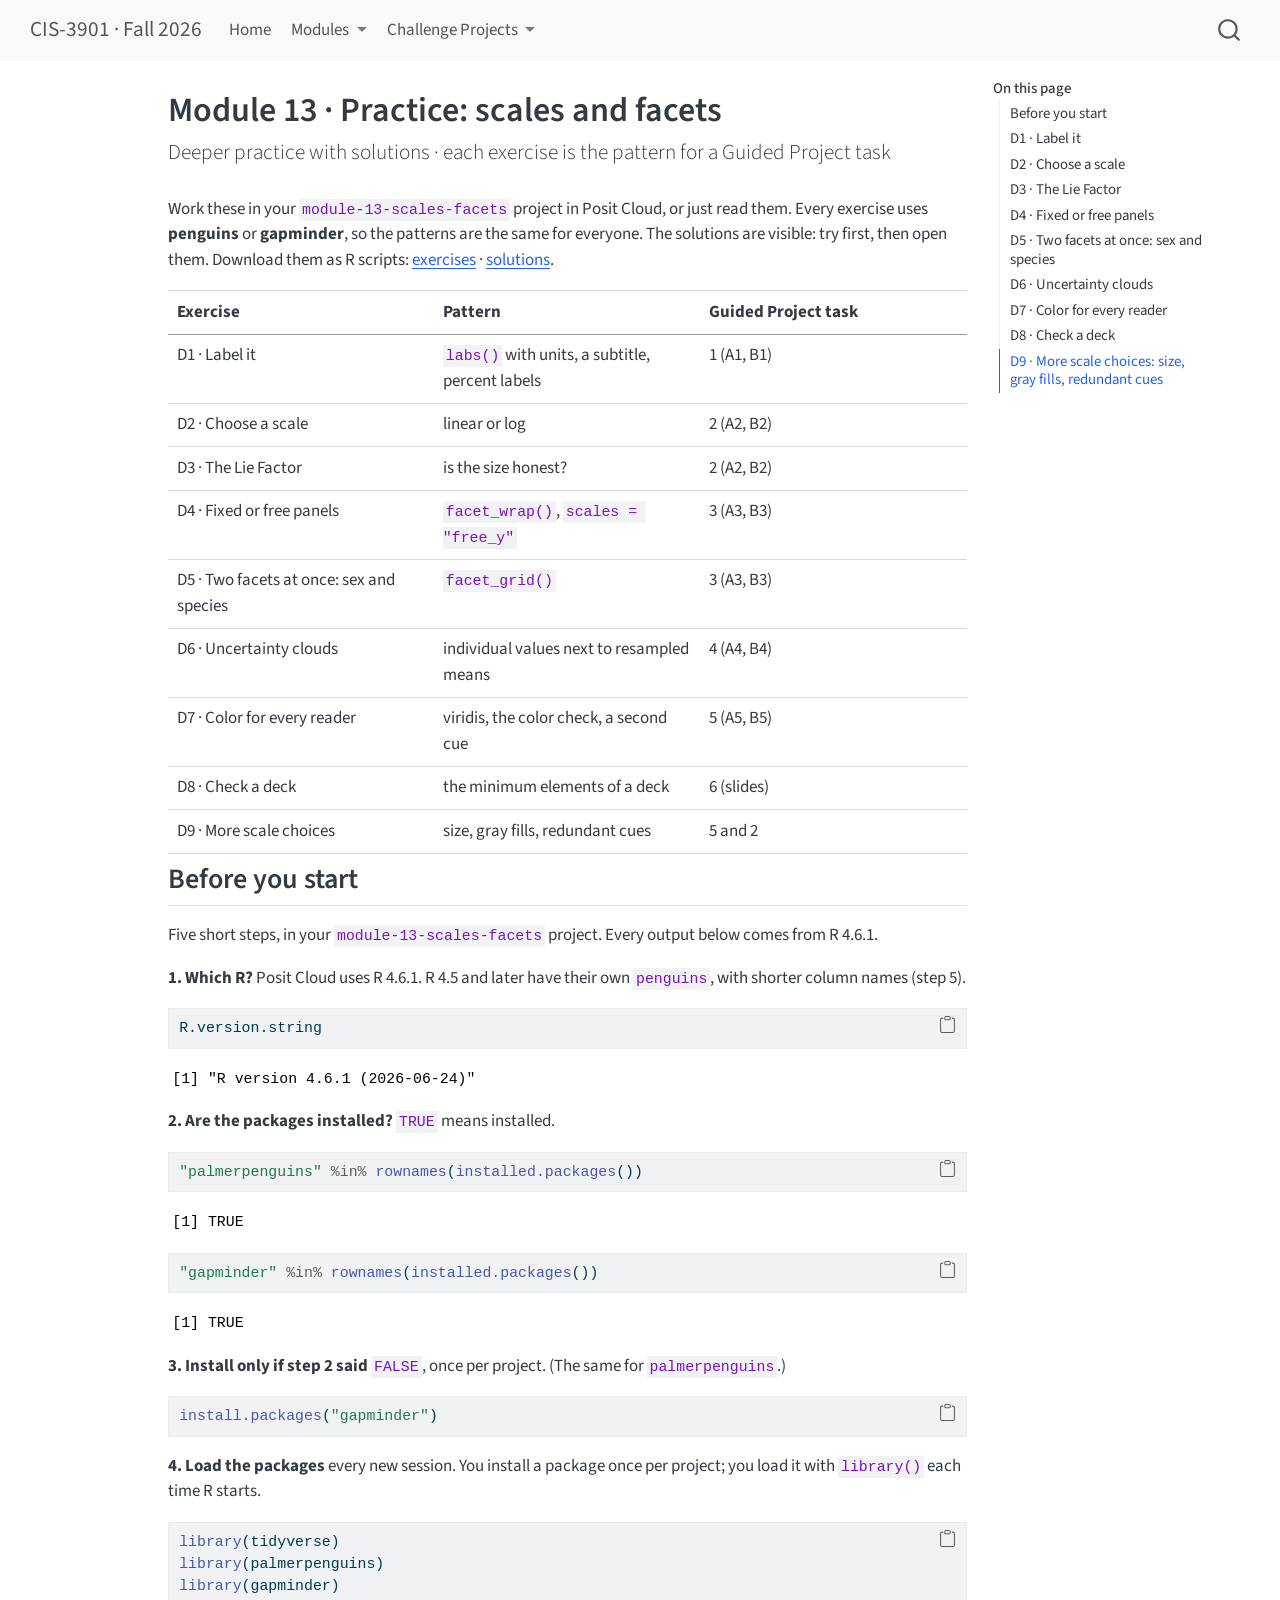
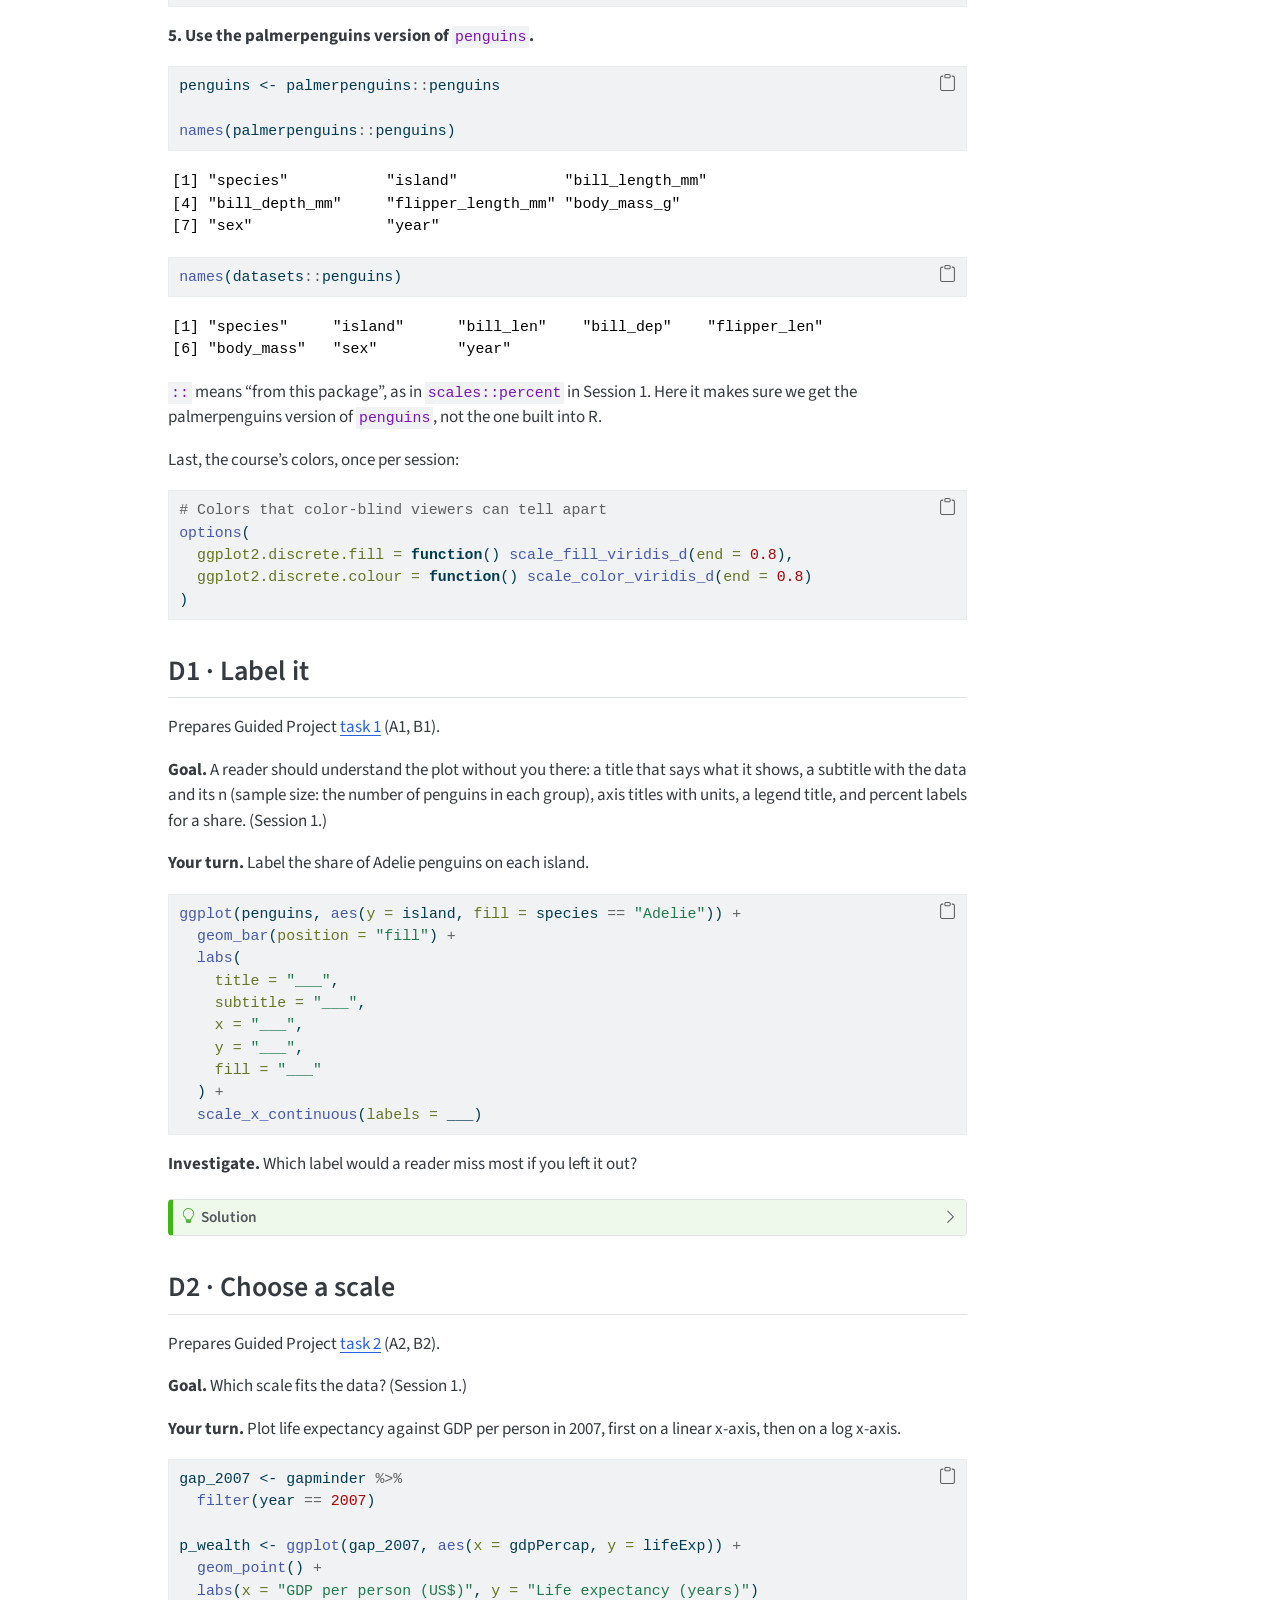
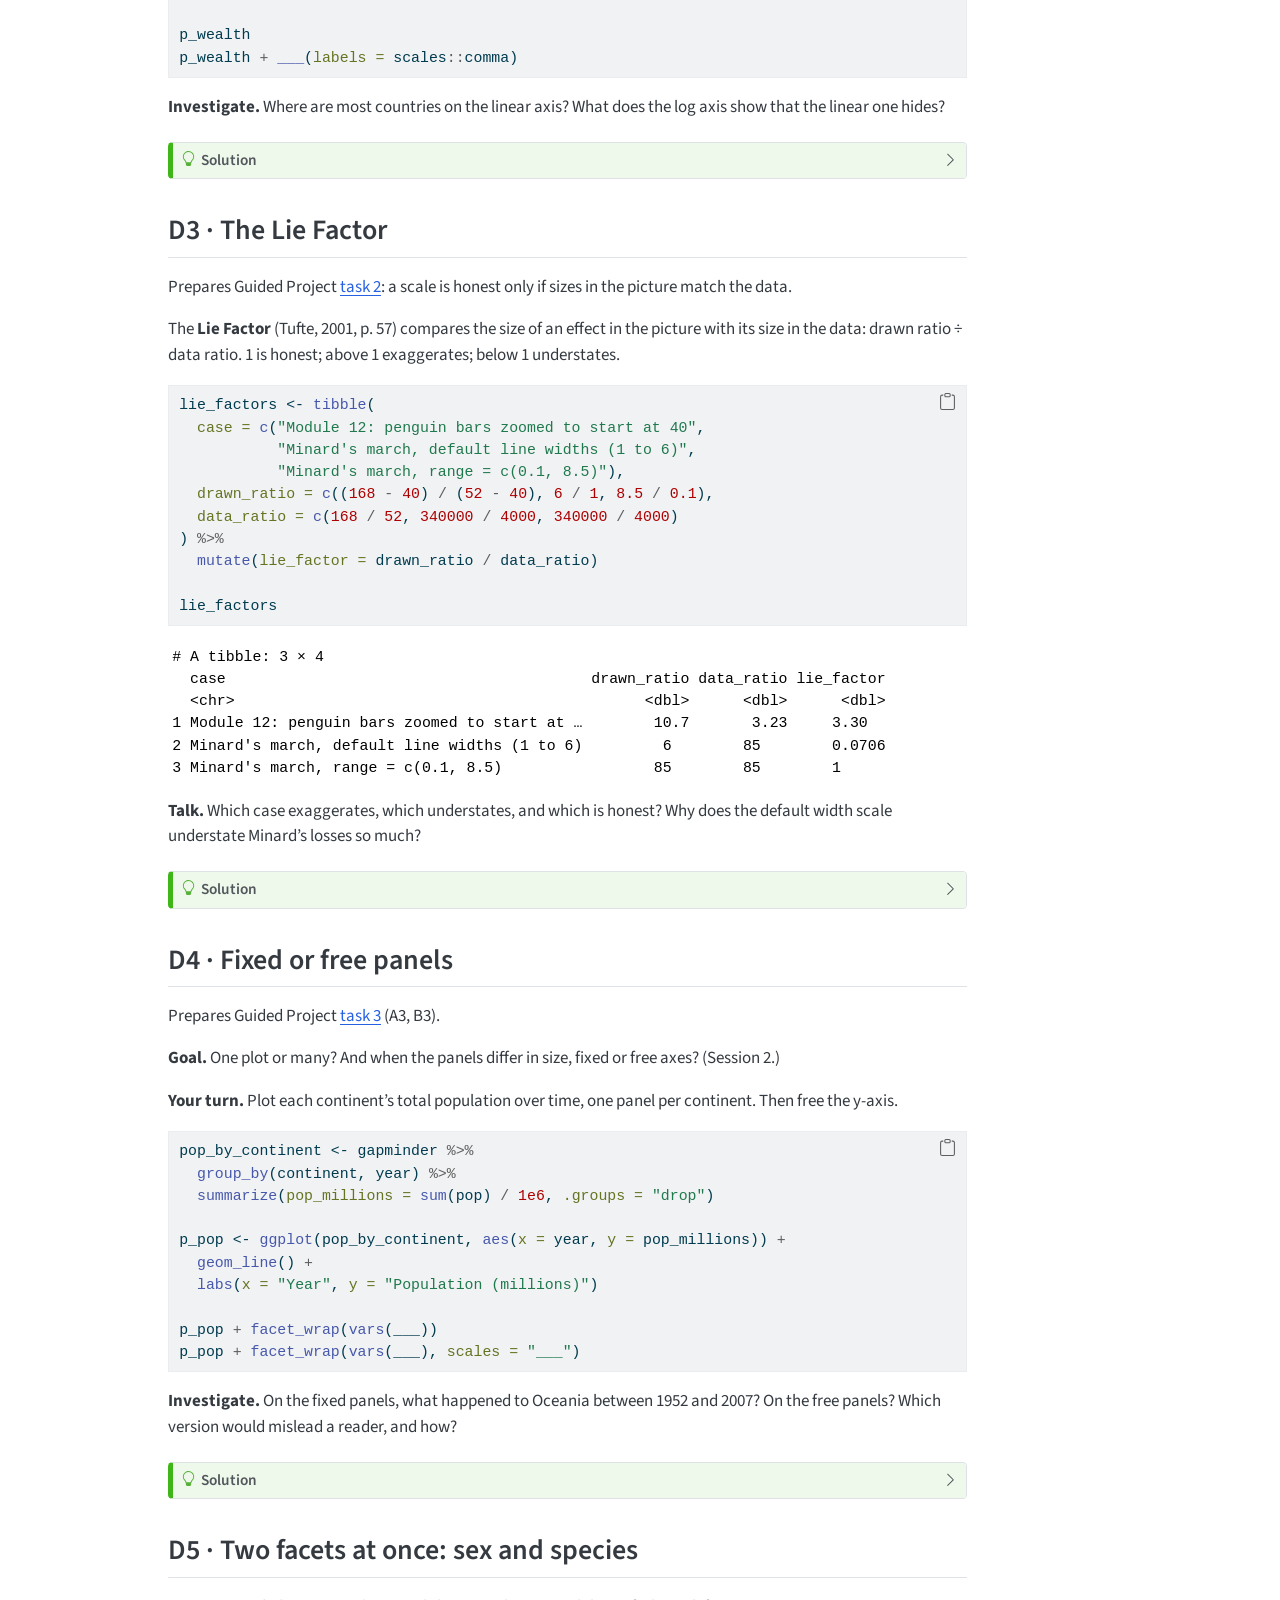
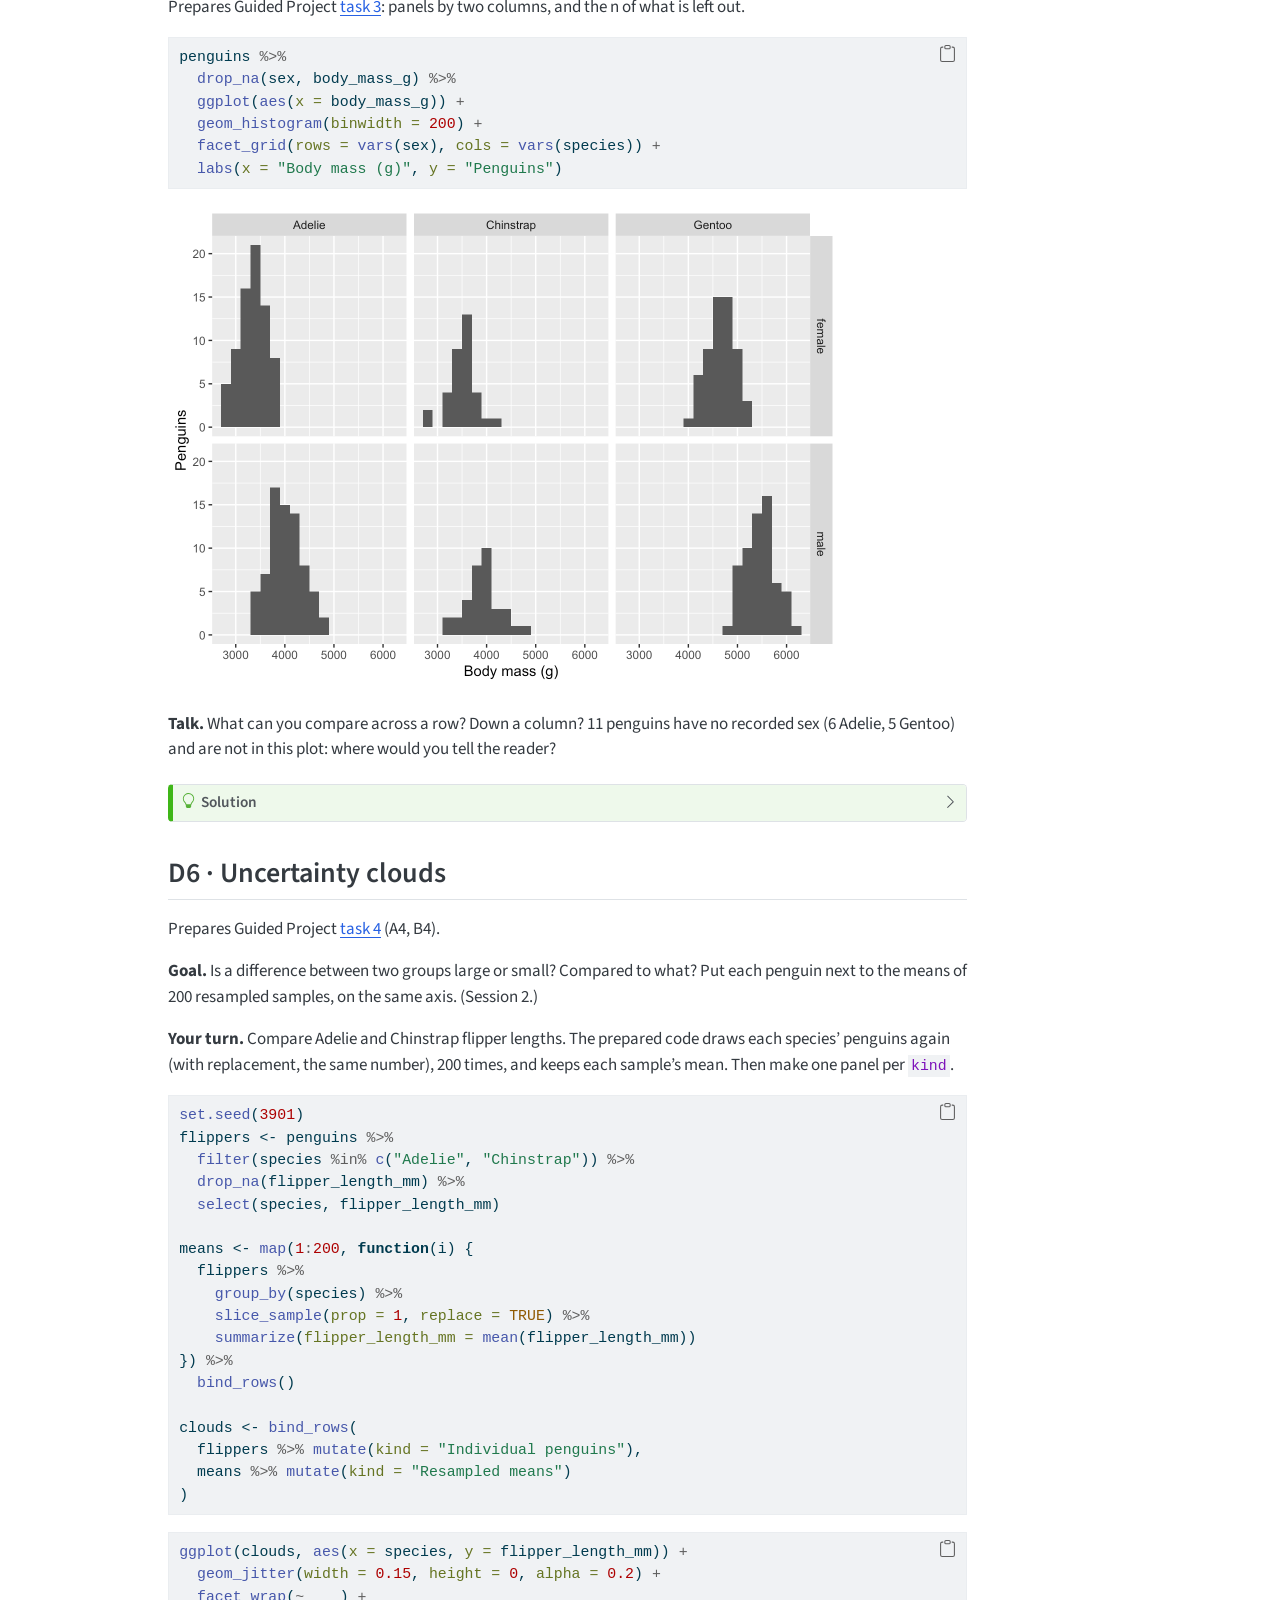
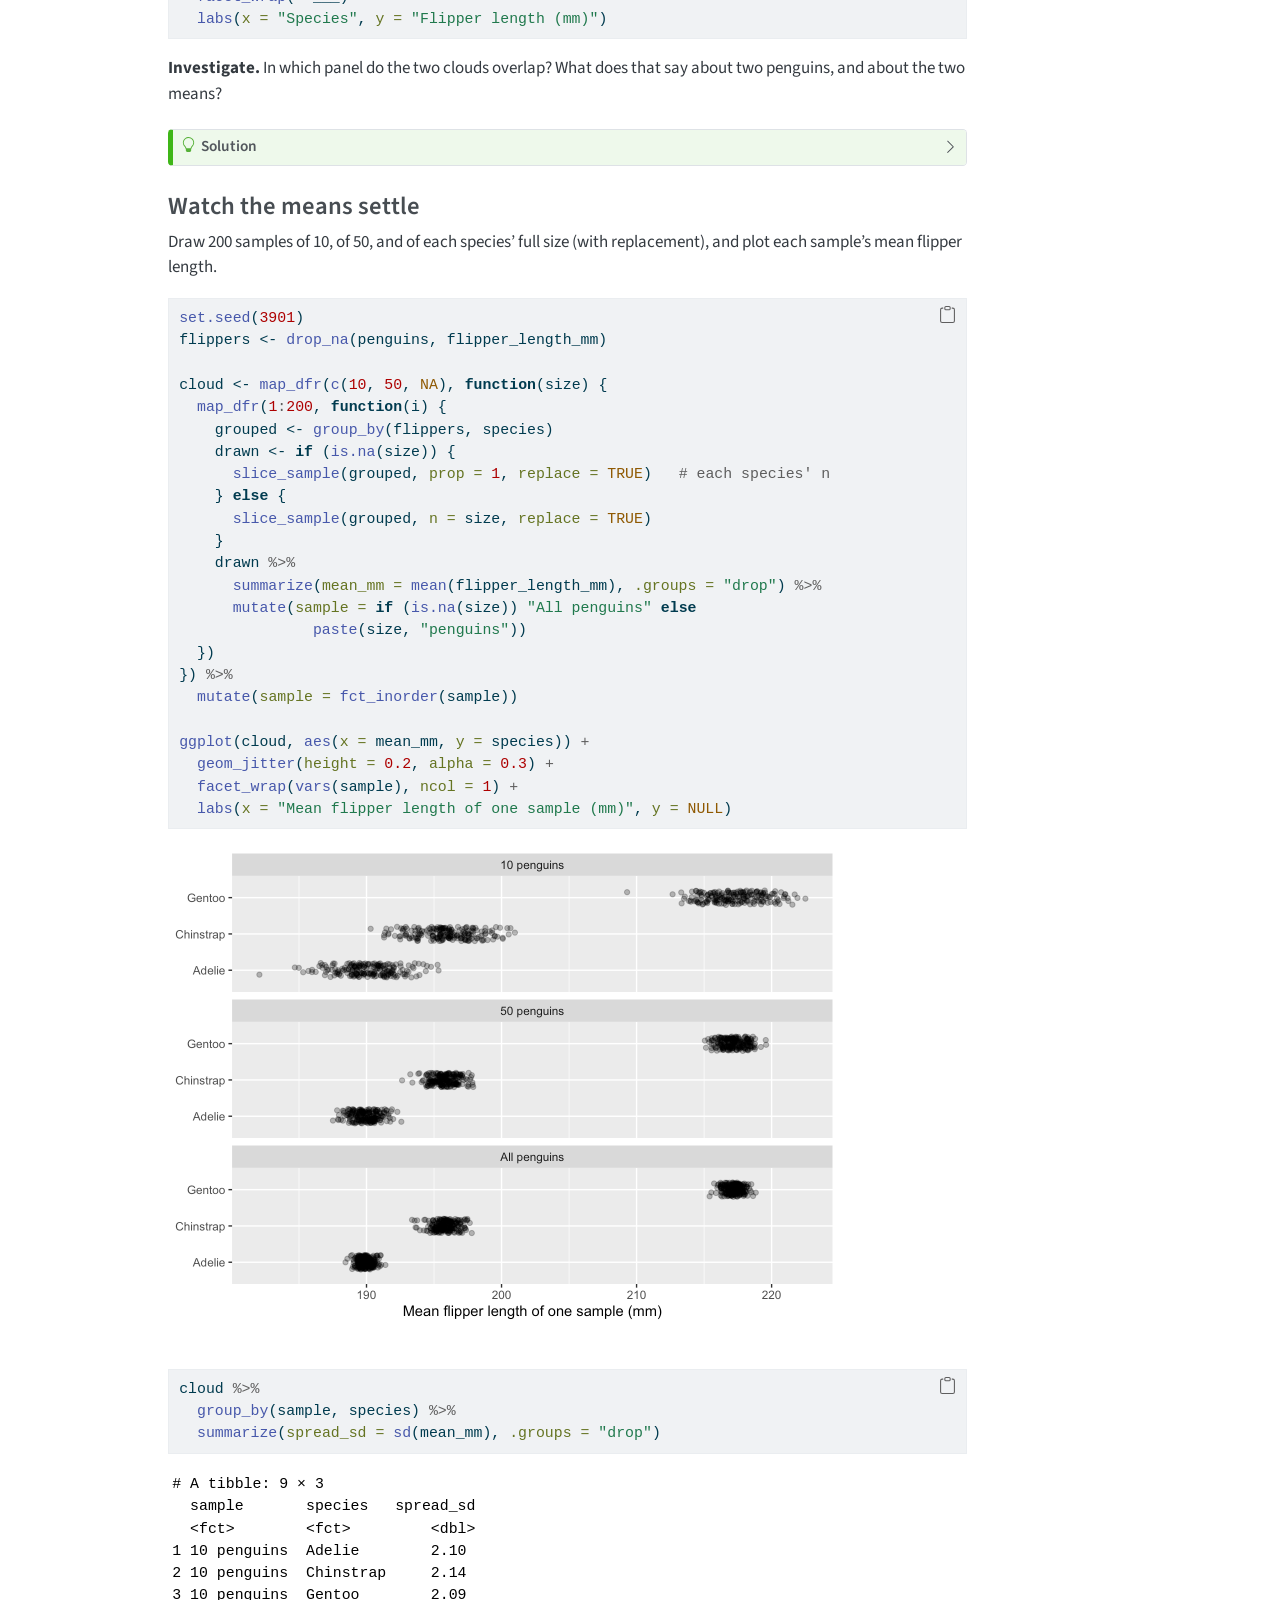
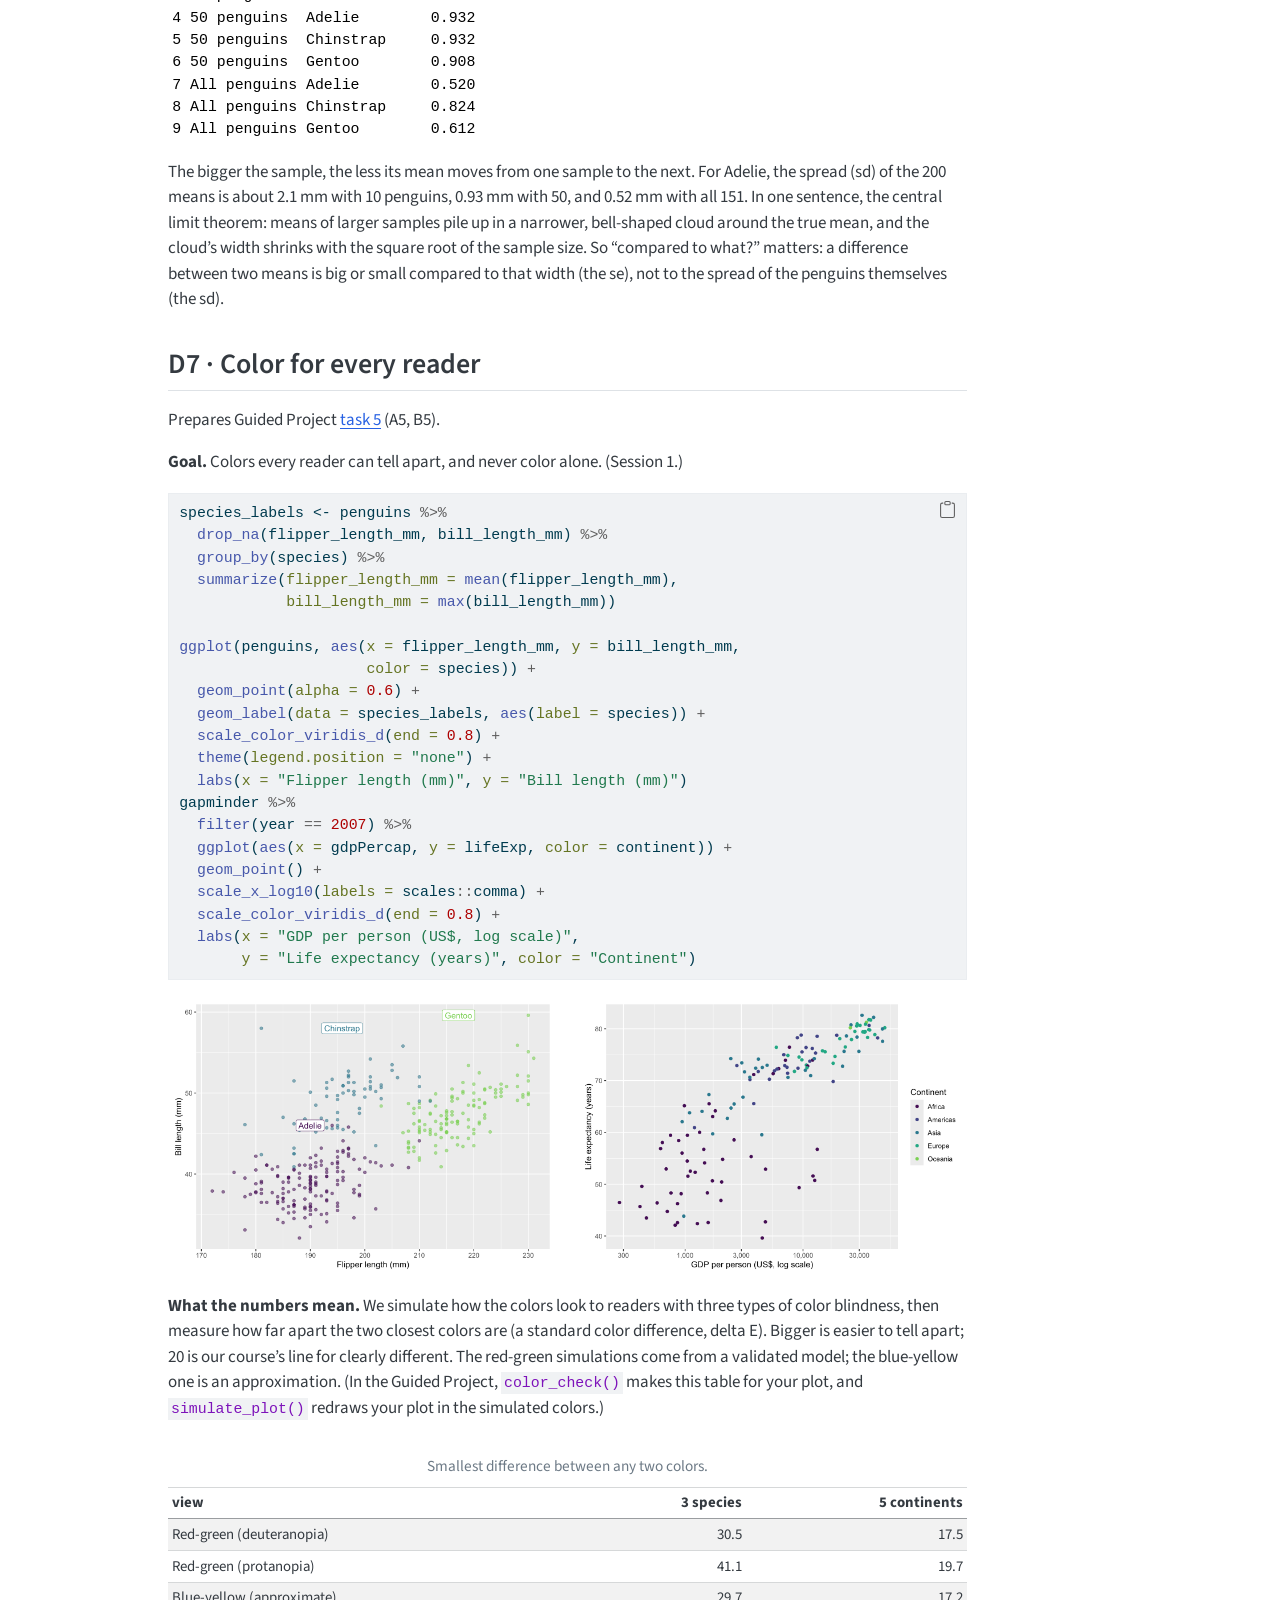
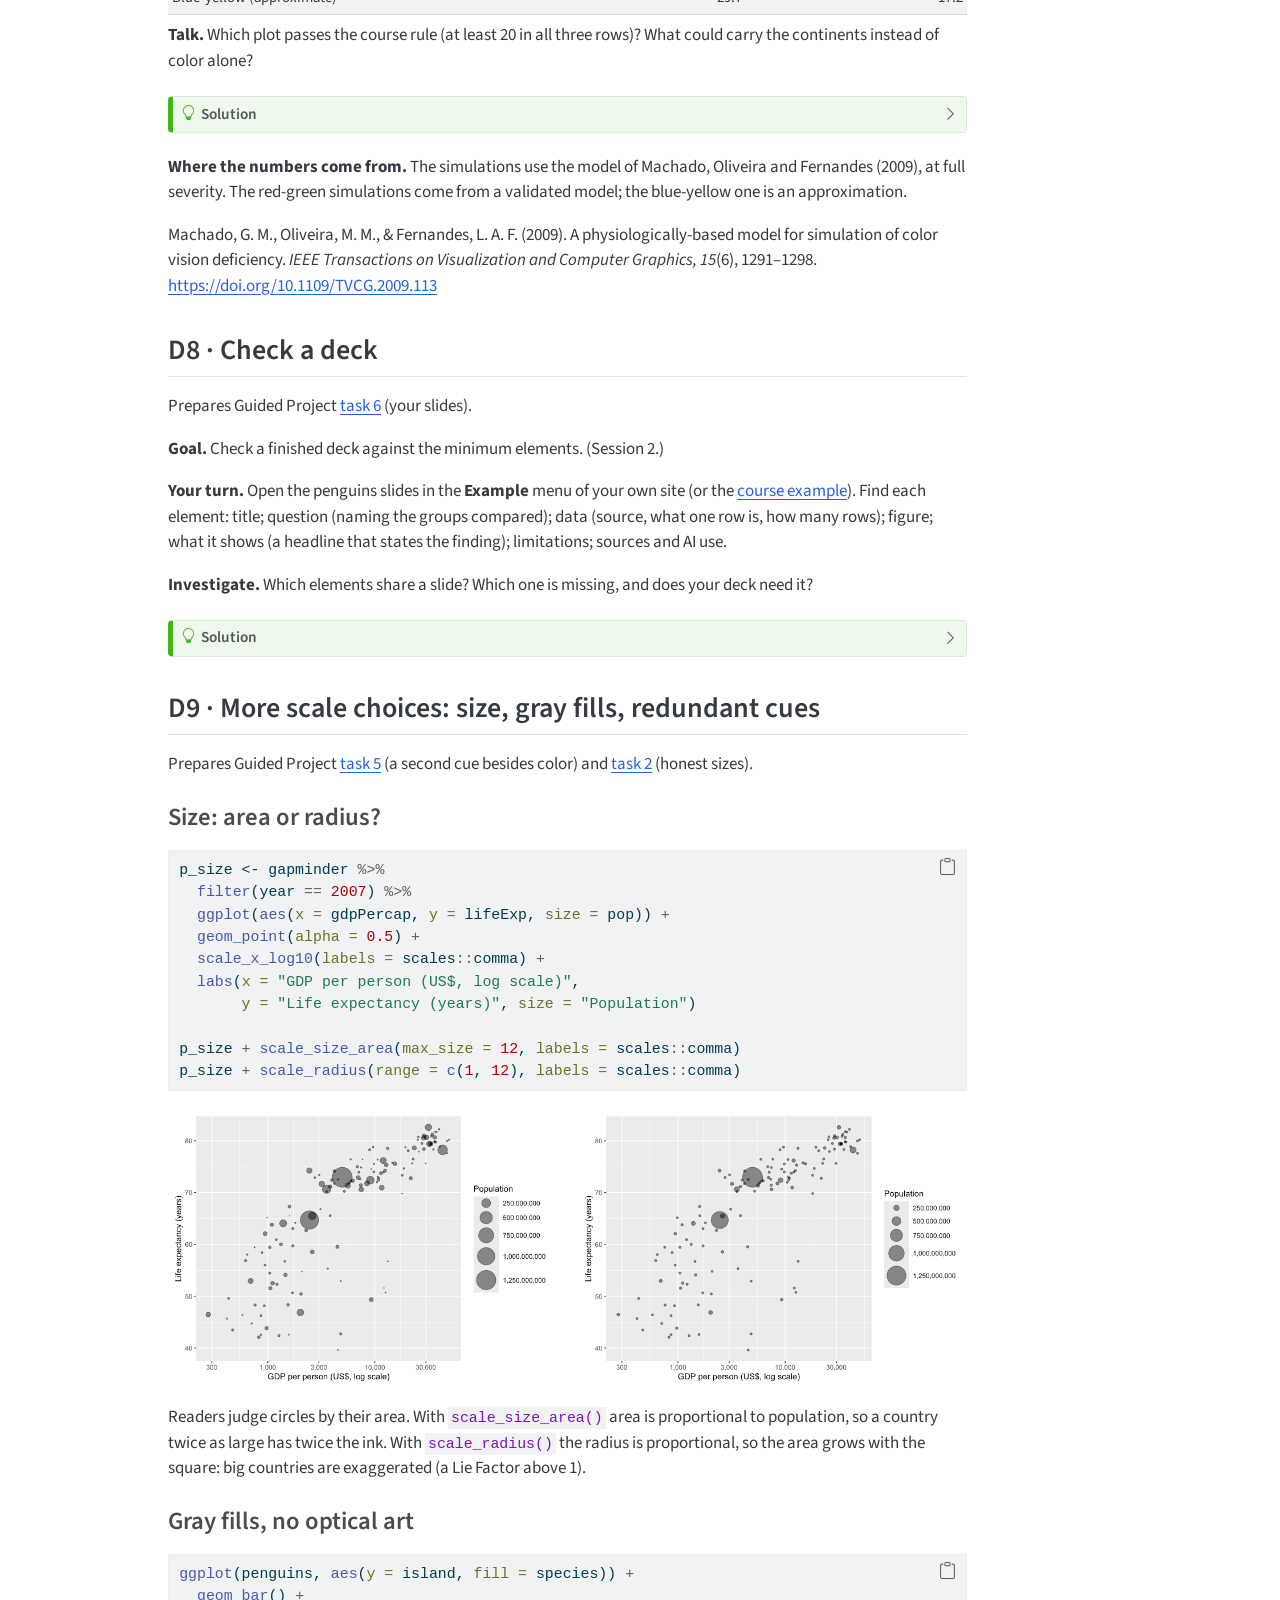
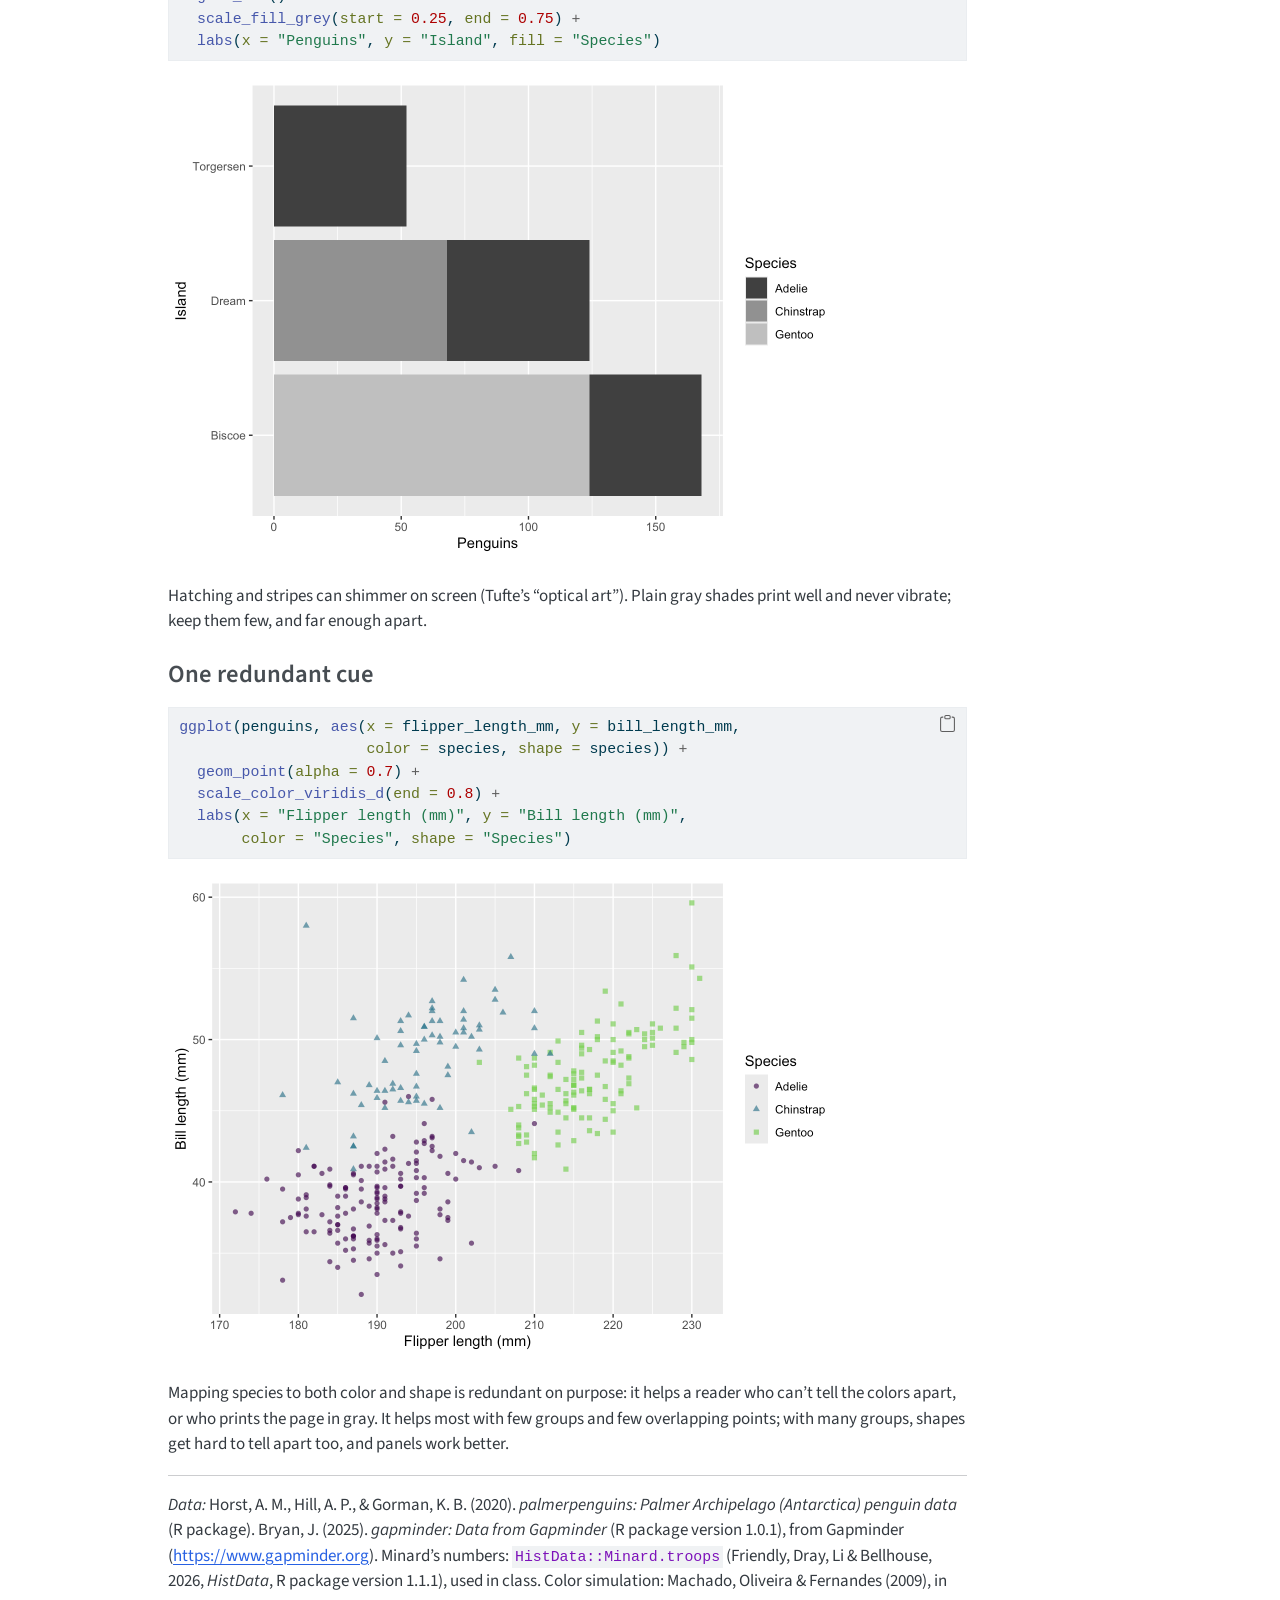
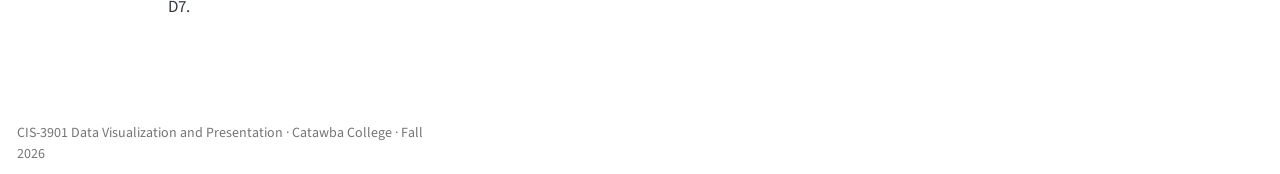
<file: docs/module-13/practice.html>
<!DOCTYPE html>
<html xmlns="http://www.w3.org/1999/xhtml" lang="en-US" xml:lang="en-US"><head>

<meta charset="utf-8">
<meta name="generator" content="quarto-1.9.38">

<meta name="viewport" content="width=device-width, initial-scale=1.0, user-scalable=yes">


<title>Module 13 · Practice: scales and facets – CIS-3901 · Fall 2026</title>
<style>
/* Default styles provided by pandoc.
** See https://pandoc.org/MANUAL.html#variables-for-html for config info.
*/
code{white-space: pre-wrap;}
span.smallcaps{font-variant: small-caps;}
div.columns{display: flex; gap: min(4vw, 1.5em);}
div.column{flex: auto; overflow-x: auto;}
div.hanging-indent{margin-left: 1.5em; text-indent: -1.5em;}
ul.task-list{list-style: none;}
ul.task-list li input[type="checkbox"] {
  width: 0.8em;
  margin: 0 0.8em 0.2em -1em; /* quarto-specific, see https://github.com/quarto-dev/quarto-cli/issues/4556 */ 
  vertical-align: middle;
}
/* CSS for syntax highlighting */
html { -webkit-text-size-adjust: 100%; }
pre > code.sourceCode { white-space: pre; position: relative; }
pre > code.sourceCode > span { display: inline-block; line-height: 1.25; }
pre > code.sourceCode > span:empty { height: 1.2em; }
.sourceCode { overflow: visible; }
code.sourceCode > span { color: inherit; text-decoration: inherit; }
div.sourceCode { margin: 1em 0; }
pre.sourceCode { margin: 0; }
@media screen {
div.sourceCode { overflow: auto; }
}
@media print {
pre > code.sourceCode { white-space: pre-wrap; }
pre > code.sourceCode > span { text-indent: -5em; padding-left: 5em; }
}
pre.numberSource code
  { counter-reset: source-line 0; }
pre.numberSource code > span
  { position: relative; left: -4em; counter-increment: source-line; }
pre.numberSource code > span > a:first-child::before
  { content: counter(source-line);
    position: relative; left: -1em; text-align: right; vertical-align: baseline;
    border: none; display: inline-block;
    -webkit-touch-callout: none; -webkit-user-select: none;
    -khtml-user-select: none; -moz-user-select: none;
    -ms-user-select: none; user-select: none;
    padding: 0 4px; width: 4em;
  }
pre.numberSource { margin-left: 3em;  padding-left: 4px; }
div.sourceCode
  {   }
@media screen {
pre > code.sourceCode > span > a:first-child::before { text-decoration: underline; }
}
</style>


<script src="../site_libs/quarto-nav/quarto-nav.js"></script>
<script src="../site_libs/quarto-nav/headroom.min.js"></script>
<script src="../site_libs/clipboard/clipboard.min.js"></script>
<script src="../site_libs/quarto-search/autocomplete.umd.js"></script>
<script src="../site_libs/quarto-search/fuse.min.js"></script>
<script src="../site_libs/quarto-search/quarto-search.js"></script>
<meta name="quarto:offset" content="../">
<script src="../site_libs/quarto-html/quarto.js" type="module"></script>
<script src="../site_libs/quarto-html/tabsets/tabsets.js" type="module"></script>
<script src="../site_libs/quarto-html/popper.min.js"></script>
<script src="../site_libs/quarto-html/tippy.umd.min.js"></script>
<script src="../site_libs/quarto-html/anchor.min.js"></script>
<link href="../site_libs/quarto-html/tippy.css" rel="stylesheet">
<link href="../site_libs/quarto-html/quarto-syntax-highlighting-15634bcf2e68342d4ad2dfa704d543f6.css" rel="stylesheet" id="quarto-text-highlighting-styles">
<script src="../site_libs/bootstrap/bootstrap.min.js"></script>
<link href="../site_libs/bootstrap/bootstrap-icons.css" rel="stylesheet">
<link href="../site_libs/bootstrap/bootstrap-6388ad00bb6ecaefa25b9a98db1edf18.min.css" rel="stylesheet" append-hash="true" id="quarto-bootstrap" data-mode="light">
<script id="quarto-search-options" type="application/json">{
  "location": "navbar",
  "copy-button": false,
  "collapse-after": 3,
  "panel-placement": "end",
  "type": "overlay",
  "limit": 50,
  "keyboard-shortcut": [
    "f",
    "/",
    "s"
  ],
  "show-item-context": false,
  "language": {
    "search-no-results-text": "No results",
    "search-matching-documents-text": "matching documents",
    "search-copy-link-title": "Copy link to search",
    "search-hide-matches-text": "Hide additional matches",
    "search-more-match-text": "more match in this document",
    "search-more-matches-text": "more matches in this document",
    "search-clear-button-title": "Clear",
    "search-text-placeholder": "",
    "search-detached-cancel-button-title": "Cancel",
    "search-submit-button-title": "Submit",
    "search-label": "Search"
  }
}</script>


</head>

<body class="nav-fixed quarto-light">

<div id="quarto-search-results"></div>
  <header id="quarto-header" class="headroom fixed-top">
    <nav class="navbar navbar-expand-lg " data-bs-theme="dark">
      <div class="navbar-container container-fluid">
      <div class="navbar-brand-container mx-auto">
    <a class="navbar-brand" href="../index.html">
    <span class="navbar-title">CIS-3901 · Fall 2026</span>
    </a>
  </div>
            <div id="quarto-search" class="" title="Search"></div>
          <button class="navbar-toggler" type="button" data-bs-toggle="collapse" data-bs-target="#navbarCollapse" aria-controls="navbarCollapse" role="menu" aria-expanded="false" aria-label="Toggle navigation" onclick="if (window.quartoToggleHeadroom) { window.quartoToggleHeadroom(); }">
  <span class="navbar-toggler-icon"></span>
</button>
          <div class="collapse navbar-collapse" id="navbarCollapse">
            <ul class="navbar-nav navbar-nav-scroll me-auto">
  <li class="nav-item">
    <a class="nav-link" href="../index.html"> 
<span class="menu-text">Home</span></a>
  </li>  
  <li class="nav-item dropdown ">
    <a class="nav-link dropdown-toggle" href="#" id="nav-menu-modules" role="link" data-bs-toggle="dropdown" aria-expanded="false">
 <span class="menu-text">Modules</span>
    </a>
    <ul class="dropdown-menu" aria-labelledby="nav-menu-modules">    
        <li>
    <a class="dropdown-item" href="../module-10/index.html">
 <span class="dropdown-text">Module 10: Tidy Data and Project Setup</span></a>
  </li>  
        <li>
    <a class="dropdown-item" href="../module-11/index.html">
 <span class="dropdown-text">Module 11: Grammar of Graphics I</span></a>
  </li>  
        <li>
    <a class="dropdown-item" href="../module-12/index.html">
 <span class="dropdown-text">Module 12: Grammar of Graphics II</span></a>
  </li>  
        <li>
    <a class="dropdown-item" href="../module-13/index.html">
 <span class="dropdown-text">Module 13: Grammar of Graphics III</span></a>
  </li>  
    </ul>
  </li>
  <li class="nav-item dropdown ">
    <a class="nav-link dropdown-toggle" href="#" id="nav-menu-challenge-projects" role="link" data-bs-toggle="dropdown" aria-expanded="false">
 <span class="menu-text">Challenge Projects</span>
    </a>
    <ul class="dropdown-menu" aria-labelledby="nav-menu-challenge-projects">    
        <li>
    <a class="dropdown-item" href="../challenge-projects/index.html">
 <span class="dropdown-text">Overview</span></a>
  </li>  
        <li>
    <a class="dropdown-item" href="../challenge-projects/fairness-data.html">
 <span class="dropdown-text">Challenge Project: Fairness Data</span></a>
  </li>  
        <li>
    <a class="dropdown-item" href="../challenge-projects/sports-data.html">
 <span class="dropdown-text">Challenge Project: Sports Data</span></a>
  </li>  
    </ul>
  </li>
</ul>
          </div> <!-- /navcollapse -->
            <div class="quarto-navbar-tools">
</div>
      </div> <!-- /container-fluid -->
    </nav>
</header>
<!-- content -->
<div id="quarto-content" class="quarto-container page-columns page-rows-contents page-layout-article page-navbar">
<!-- sidebar -->
<!-- margin-sidebar -->
    <div id="quarto-margin-sidebar" class="sidebar margin-sidebar">
        <nav id="TOC" role="doc-toc" class="toc-active">
    <h2 id="toc-title">On this page</h2>
   
  <ul class="collapse">
  <li><a href="#before-you-start" id="toc-before-you-start" class="nav-link active" data-scroll-target="#before-you-start">Before you start</a></li>
  <li><a href="#d1-label-it" id="toc-d1-label-it" class="nav-link" data-scroll-target="#d1-label-it">D1 · Label it</a></li>
  <li><a href="#d2-choose-a-scale" id="toc-d2-choose-a-scale" class="nav-link" data-scroll-target="#d2-choose-a-scale">D2 · Choose a scale</a></li>
  <li><a href="#d3-the-lie-factor" id="toc-d3-the-lie-factor" class="nav-link" data-scroll-target="#d3-the-lie-factor">D3 · The Lie Factor</a></li>
  <li><a href="#d4-fixed-or-free-panels" id="toc-d4-fixed-or-free-panels" class="nav-link" data-scroll-target="#d4-fixed-or-free-panels">D4 · Fixed or free panels</a></li>
  <li><a href="#d5-two-facets-at-once-sex-and-species" id="toc-d5-two-facets-at-once-sex-and-species" class="nav-link" data-scroll-target="#d5-two-facets-at-once-sex-and-species">D5 · Two facets at once: sex and species</a></li>
  <li><a href="#d6-uncertainty-clouds" id="toc-d6-uncertainty-clouds" class="nav-link" data-scroll-target="#d6-uncertainty-clouds">D6 · Uncertainty clouds</a></li>
  <li><a href="#d7-color-for-every-reader" id="toc-d7-color-for-every-reader" class="nav-link" data-scroll-target="#d7-color-for-every-reader">D7 · Color for every reader</a></li>
  <li><a href="#d8-check-a-deck" id="toc-d8-check-a-deck" class="nav-link" data-scroll-target="#d8-check-a-deck">D8 · Check a deck</a></li>
  <li><a href="#d9-more-scale-choices-size-gray-fills-redundant-cues" id="toc-d9-more-scale-choices-size-gray-fills-redundant-cues" class="nav-link" data-scroll-target="#d9-more-scale-choices-size-gray-fills-redundant-cues">D9 · More scale choices: size, gray fills, redundant cues</a></li>
  </ul>
</nav>
    </div>
<!-- main -->
<main class="content" id="quarto-document-content">

<header id="title-block-header" class="quarto-title-block default">
<div class="quarto-title">
<h1 class="title">Module 13 · Practice: scales and facets</h1>
<p class="subtitle lead">Deeper practice with solutions · each exercise is the pattern for a Guided Project task</p>
</div>



<div class="quarto-title-meta">

    
  
    
  </div>
  


</header>


<p>Work these in your <code>module-13-scales-facets</code> project in Posit Cloud, or just read them. Every exercise uses <strong>penguins</strong> or <strong>gapminder</strong>, so the patterns are the same for everyone. The solutions are visible: try first, then open them. Download them as R scripts: <a href="files/practice_d1-d9.R" target="_blank">exercises</a> · <a href="files/practice_d1-d9_solutions.R" target="_blank">solutions</a>.</p>
<table class="caption-top table">
<colgroup>
<col style="width: 33%">
<col style="width: 33%">
<col style="width: 33%">
</colgroup>
<thead>
<tr class="header">
<th>Exercise</th>
<th>Pattern</th>
<th>Guided Project task</th>
</tr>
</thead>
<tbody>
<tr class="odd">
<td>D1 · Label it</td>
<td><code>labs()</code> with units, a subtitle, percent labels</td>
<td>1 (A1, B1)</td>
</tr>
<tr class="even">
<td>D2 · Choose a scale</td>
<td>linear or log</td>
<td>2 (A2, B2)</td>
</tr>
<tr class="odd">
<td>D3 · The Lie Factor</td>
<td>is the size honest?</td>
<td>2 (A2, B2)</td>
</tr>
<tr class="even">
<td>D4 · Fixed or free panels</td>
<td><code>facet_wrap()</code>, <code>scales = "free_y"</code></td>
<td>3 (A3, B3)</td>
</tr>
<tr class="odd">
<td>D5 · Two facets at once: sex and species</td>
<td><code>facet_grid()</code></td>
<td>3 (A3, B3)</td>
</tr>
<tr class="even">
<td>D6 · Uncertainty clouds</td>
<td>individual values next to resampled means</td>
<td>4 (A4, B4)</td>
</tr>
<tr class="odd">
<td>D7 · Color for every reader</td>
<td>viridis, the color check, a second cue</td>
<td>5 (A5, B5)</td>
</tr>
<tr class="even">
<td>D8 · Check a deck</td>
<td>the minimum elements of a deck</td>
<td>6 (slides)</td>
</tr>
<tr class="odd">
<td>D9 · More scale choices</td>
<td>size, gray fills, redundant cues</td>
<td>5 and 2</td>
</tr>
</tbody>
</table>
<section id="before-you-start" class="level2">
<h2 class="anchored" data-anchor-id="before-you-start">Before you start</h2>
<p>Five short steps, in your <code>module-13-scales-facets</code> project. Every output below comes from R 4.6.1.</p>
<p><strong>1. Which R?</strong> Posit Cloud uses R 4.6.1. R 4.5 and later have their own <code>penguins</code>, with shorter column names (step 5).</p>
<div class="cell">
<div class="code-copy-outer-scaffold"><div class="sourceCode cell-code" id="cb1"><pre class="sourceCode r code-with-copy"><code class="sourceCode r"><span id="cb1-1"><a href="#cb1-1" aria-hidden="true" tabindex="-1"></a>R.version.string</span></code></pre></div><button title="Copy to Clipboard" class="code-copy-button"><i class="bi"></i></button></div>
<div class="cell-output cell-output-stdout">
<pre><code>[1] "R version 4.6.1 (2026-06-24)"</code></pre>
</div>
</div>
<p><strong>2. Are the packages installed?</strong> <code>TRUE</code> means installed.</p>
<div class="cell">
<div class="code-copy-outer-scaffold"><div class="sourceCode cell-code" id="cb3"><pre class="sourceCode r code-with-copy"><code class="sourceCode r"><span id="cb3-1"><a href="#cb3-1" aria-hidden="true" tabindex="-1"></a><span class="st">"palmerpenguins"</span> <span class="sc">%in%</span> <span class="fu">rownames</span>(<span class="fu">installed.packages</span>())</span></code></pre></div><button title="Copy to Clipboard" class="code-copy-button"><i class="bi"></i></button></div>
<div class="cell-output cell-output-stdout">
<pre><code>[1] TRUE</code></pre>
</div>
<div class="code-copy-outer-scaffold"><div class="sourceCode cell-code" id="cb5"><pre class="sourceCode r code-with-copy"><code class="sourceCode r"><span id="cb5-1"><a href="#cb5-1" aria-hidden="true" tabindex="-1"></a><span class="st">"gapminder"</span> <span class="sc">%in%</span> <span class="fu">rownames</span>(<span class="fu">installed.packages</span>())</span></code></pre></div><button title="Copy to Clipboard" class="code-copy-button"><i class="bi"></i></button></div>
<div class="cell-output cell-output-stdout">
<pre><code>[1] TRUE</code></pre>
</div>
</div>
<p><strong>3. Install only if step 2 said <code>FALSE</code></strong>, once per project. (The same for <code>palmerpenguins</code>.)</p>
<div class="cell">
<div class="code-copy-outer-scaffold"><div class="sourceCode cell-code" id="cb7"><pre class="sourceCode r code-with-copy"><code class="sourceCode r"><span id="cb7-1"><a href="#cb7-1" aria-hidden="true" tabindex="-1"></a><span class="fu">install.packages</span>(<span class="st">"gapminder"</span>)</span></code></pre></div><button title="Copy to Clipboard" class="code-copy-button"><i class="bi"></i></button></div>
</div>
<p><strong>4. Load the packages</strong> every new session. You install a package once per project; you load it with <code>library()</code> each time R starts.</p>
<div class="cell">
<div class="code-copy-outer-scaffold"><div class="sourceCode cell-code" id="cb8"><pre class="sourceCode r code-with-copy"><code class="sourceCode r"><span id="cb8-1"><a href="#cb8-1" aria-hidden="true" tabindex="-1"></a><span class="fu">library</span>(tidyverse)</span>
<span id="cb8-2"><a href="#cb8-2" aria-hidden="true" tabindex="-1"></a><span class="fu">library</span>(palmerpenguins)</span>
<span id="cb8-3"><a href="#cb8-3" aria-hidden="true" tabindex="-1"></a><span class="fu">library</span>(gapminder)</span></code></pre></div><button title="Copy to Clipboard" class="code-copy-button"><i class="bi"></i></button></div>
</div>
<p><strong>5. Use the palmerpenguins version of <code>penguins</code>.</strong></p>
<div class="cell">
<div class="code-copy-outer-scaffold"><div class="sourceCode cell-code" id="cb9"><pre class="sourceCode r code-with-copy"><code class="sourceCode r"><span id="cb9-1"><a href="#cb9-1" aria-hidden="true" tabindex="-1"></a>penguins <span class="ot">&lt;-</span> palmerpenguins<span class="sc">::</span>penguins</span>
<span id="cb9-2"><a href="#cb9-2" aria-hidden="true" tabindex="-1"></a></span>
<span id="cb9-3"><a href="#cb9-3" aria-hidden="true" tabindex="-1"></a><span class="fu">names</span>(palmerpenguins<span class="sc">::</span>penguins)</span></code></pre></div><button title="Copy to Clipboard" class="code-copy-button"><i class="bi"></i></button></div>
<div class="cell-output cell-output-stdout">
<pre><code>[1] "species"           "island"            "bill_length_mm"   
[4] "bill_depth_mm"     "flipper_length_mm" "body_mass_g"      
[7] "sex"               "year"             </code></pre>
</div>
<div class="code-copy-outer-scaffold"><div class="sourceCode cell-code" id="cb11"><pre class="sourceCode r code-with-copy"><code class="sourceCode r"><span id="cb11-1"><a href="#cb11-1" aria-hidden="true" tabindex="-1"></a><span class="fu">names</span>(datasets<span class="sc">::</span>penguins)</span></code></pre></div><button title="Copy to Clipboard" class="code-copy-button"><i class="bi"></i></button></div>
<div class="cell-output cell-output-stdout">
<pre><code>[1] "species"     "island"      "bill_len"    "bill_dep"    "flipper_len"
[6] "body_mass"   "sex"         "year"       </code></pre>
</div>
</div>
<p><code>::</code> means “from this package”, as in <code>scales::percent</code> in Session 1. Here it makes sure we get the palmerpenguins version of <code>penguins</code>, not the one built into R.</p>
<p>Last, the course’s colors, once per session:</p>
<div class="cell">
<div class="code-copy-outer-scaffold"><div class="sourceCode cell-code" id="cb13"><pre class="sourceCode r code-with-copy"><code class="sourceCode r"><span id="cb13-1"><a href="#cb13-1" aria-hidden="true" tabindex="-1"></a><span class="co"># Colors that color-blind viewers can tell apart</span></span>
<span id="cb13-2"><a href="#cb13-2" aria-hidden="true" tabindex="-1"></a><span class="fu">options</span>(</span>
<span id="cb13-3"><a href="#cb13-3" aria-hidden="true" tabindex="-1"></a>  <span class="at">ggplot2.discrete.fill =</span> <span class="cf">function</span>() <span class="fu">scale_fill_viridis_d</span>(<span class="at">end =</span> <span class="fl">0.8</span>),</span>
<span id="cb13-4"><a href="#cb13-4" aria-hidden="true" tabindex="-1"></a>  <span class="at">ggplot2.discrete.colour =</span> <span class="cf">function</span>() <span class="fu">scale_color_viridis_d</span>(<span class="at">end =</span> <span class="fl">0.8</span>)</span>
<span id="cb13-5"><a href="#cb13-5" aria-hidden="true" tabindex="-1"></a>)</span></code></pre></div><button title="Copy to Clipboard" class="code-copy-button"><i class="bi"></i></button></div>
</div>
</section>
<section id="d1-label-it" class="level2">
<h2 class="anchored" data-anchor-id="d1-label-it">D1 · Label it</h2>
<p>Prepares Guided Project <a href="../module-13/guided-project.html#task-1" target="_blank">task 1</a> (A1, B1).</p>
<p><strong>Goal.</strong> A reader should understand the plot without you there: a title that says what it shows, a subtitle with the data and its n (sample size: the number of penguins in each group), axis titles with units, a legend title, and percent labels for a share. (Session 1.)</p>
<p><strong>Your turn.</strong> Label the share of Adelie penguins on each island.</p>
<div class="cell">
<div class="code-copy-outer-scaffold"><div class="sourceCode cell-code" id="cb14"><pre class="sourceCode r code-with-copy"><code class="sourceCode r"><span id="cb14-1"><a href="#cb14-1" aria-hidden="true" tabindex="-1"></a><span class="fu">ggplot</span>(penguins, <span class="fu">aes</span>(<span class="at">y =</span> island, <span class="at">fill =</span> species <span class="sc">==</span> <span class="st">"Adelie"</span>)) <span class="sc">+</span></span>
<span id="cb14-2"><a href="#cb14-2" aria-hidden="true" tabindex="-1"></a>  <span class="fu">geom_bar</span>(<span class="at">position =</span> <span class="st">"fill"</span>) <span class="sc">+</span></span>
<span id="cb14-3"><a href="#cb14-3" aria-hidden="true" tabindex="-1"></a>  <span class="fu">labs</span>(</span>
<span id="cb14-4"><a href="#cb14-4" aria-hidden="true" tabindex="-1"></a>    <span class="at">title =</span> <span class="st">"___"</span>,</span>
<span id="cb14-5"><a href="#cb14-5" aria-hidden="true" tabindex="-1"></a>    <span class="at">subtitle =</span> <span class="st">"___"</span>,</span>
<span id="cb14-6"><a href="#cb14-6" aria-hidden="true" tabindex="-1"></a>    <span class="at">x =</span> <span class="st">"___"</span>,</span>
<span id="cb14-7"><a href="#cb14-7" aria-hidden="true" tabindex="-1"></a>    <span class="at">y =</span> <span class="st">"___"</span>,</span>
<span id="cb14-8"><a href="#cb14-8" aria-hidden="true" tabindex="-1"></a>    <span class="at">fill =</span> <span class="st">"___"</span></span>
<span id="cb14-9"><a href="#cb14-9" aria-hidden="true" tabindex="-1"></a>  ) <span class="sc">+</span></span>
<span id="cb14-10"><a href="#cb14-10" aria-hidden="true" tabindex="-1"></a>  <span class="fu">scale_x_continuous</span>(<span class="at">labels =</span> ___)</span></code></pre></div><button title="Copy to Clipboard" class="code-copy-button"><i class="bi"></i></button></div>
</div>
<p><strong>Investigate.</strong> Which label would a reader miss most if you left it out?</p>
<div class="callout callout-style-default callout-tip callout-titled">
<div class="callout-header d-flex align-content-center collapsed" data-bs-toggle="collapse" data-bs-target=".callout-1-contents" aria-controls="callout-1" aria-expanded="false" aria-label="Toggle callout">
<div class="callout-icon-container">
<i class="callout-icon"></i>
</div>
<div class="callout-title-container flex-fill">
<span class="screen-reader-only">Tip</span>Solution
</div>
<div class="callout-btn-toggle d-inline-block border-0 py-1 ps-1 pe-0 float-end"><i class="callout-toggle"></i></div>
</div>
<div id="callout-1" class="callout-1-contents callout-collapse collapse">
<div class="callout-body-container callout-body">
<div class="cell">
<div class="code-copy-outer-scaffold"><div class="sourceCode cell-code" id="cb15"><pre class="sourceCode r code-with-copy"><code class="sourceCode r"><span id="cb15-1"><a href="#cb15-1" aria-hidden="true" tabindex="-1"></a><span class="fu">ggplot</span>(penguins, <span class="fu">aes</span>(<span class="at">y =</span> island, <span class="at">fill =</span> species <span class="sc">==</span> <span class="st">"Adelie"</span>)) <span class="sc">+</span></span>
<span id="cb15-2"><a href="#cb15-2" aria-hidden="true" tabindex="-1"></a>  <span class="fu">geom_bar</span>(<span class="at">position =</span> <span class="st">"fill"</span>) <span class="sc">+</span></span>
<span id="cb15-3"><a href="#cb15-3" aria-hidden="true" tabindex="-1"></a>  <span class="fu">labs</span>(</span>
<span id="cb15-4"><a href="#cb15-4" aria-hidden="true" tabindex="-1"></a>    <span class="at">title =</span> <span class="st">"Torgersen's penguins are all Adelie"</span>,</span>
<span id="cb15-5"><a href="#cb15-5" aria-hidden="true" tabindex="-1"></a>    <span class="at">subtitle =</span> <span class="st">"Palmer penguins, 344 penguins on three islands"</span>,</span>
<span id="cb15-6"><a href="#cb15-6" aria-hidden="true" tabindex="-1"></a>    <span class="at">x =</span> <span class="st">"Share of the island's penguins (%)"</span>,</span>
<span id="cb15-7"><a href="#cb15-7" aria-hidden="true" tabindex="-1"></a>    <span class="at">y =</span> <span class="st">"Island"</span>,</span>
<span id="cb15-8"><a href="#cb15-8" aria-hidden="true" tabindex="-1"></a>    <span class="at">fill =</span> <span class="st">"Adelie"</span></span>
<span id="cb15-9"><a href="#cb15-9" aria-hidden="true" tabindex="-1"></a>  ) <span class="sc">+</span></span>
<span id="cb15-10"><a href="#cb15-10" aria-hidden="true" tabindex="-1"></a>  <span class="fu">scale_x_continuous</span>(<span class="at">labels =</span> scales<span class="sc">::</span>percent)</span></code></pre></div><button title="Copy to Clipboard" class="code-copy-button"><i class="bi"></i></button></div>
<div class="cell-output-display">
<div>
<figure class="figure">
<p><img src="practice_files/figure-html/unnamed-chunk-2-1.png" class="img-fluid figure-img" alt="Sideways stacked bar chart of the share of Adelie penguins on each island, labeled in percent, where Torgersen is 100% Adelie, Dream about 45% and Biscoe about 26%." width="672"></p>
</figure>
</div>
</div>
</div>
<p>The title states the finding; the subtitle says which data and how many; the x-axis says “share of what” and its unit. Torgersen is 100% Adelie (52 of 52), Dream about 45% (56 of 124), Biscoe about 26% (44 of 168).</p>
</div>
</div>
</div>
</section>
<section id="d2-choose-a-scale" class="level2">
<h2 class="anchored" data-anchor-id="d2-choose-a-scale">D2 · Choose a scale</h2>
<p>Prepares Guided Project <a href="../module-13/guided-project.html#task-2" target="_blank">task 2</a> (A2, B2).</p>
<p><strong>Goal.</strong> Which scale fits the data? (Session 1.)</p>
<p><strong>Your turn.</strong> Plot life expectancy against GDP per person in 2007, first on a linear x-axis, then on a log x-axis.</p>
<div class="cell">
<div class="code-copy-outer-scaffold"><div class="sourceCode cell-code" id="cb16"><pre class="sourceCode r code-with-copy"><code class="sourceCode r"><span id="cb16-1"><a href="#cb16-1" aria-hidden="true" tabindex="-1"></a>gap_2007 <span class="ot">&lt;-</span> gapminder <span class="sc">%&gt;%</span></span>
<span id="cb16-2"><a href="#cb16-2" aria-hidden="true" tabindex="-1"></a>  <span class="fu">filter</span>(year <span class="sc">==</span> <span class="dv">2007</span>)</span>
<span id="cb16-3"><a href="#cb16-3" aria-hidden="true" tabindex="-1"></a></span>
<span id="cb16-4"><a href="#cb16-4" aria-hidden="true" tabindex="-1"></a>p_wealth <span class="ot">&lt;-</span> <span class="fu">ggplot</span>(gap_2007, <span class="fu">aes</span>(<span class="at">x =</span> gdpPercap, <span class="at">y =</span> lifeExp)) <span class="sc">+</span></span>
<span id="cb16-5"><a href="#cb16-5" aria-hidden="true" tabindex="-1"></a>  <span class="fu">geom_point</span>() <span class="sc">+</span></span>
<span id="cb16-6"><a href="#cb16-6" aria-hidden="true" tabindex="-1"></a>  <span class="fu">labs</span>(<span class="at">x =</span> <span class="st">"GDP per person (US$)"</span>, <span class="at">y =</span> <span class="st">"Life expectancy (years)"</span>)</span>
<span id="cb16-7"><a href="#cb16-7" aria-hidden="true" tabindex="-1"></a></span>
<span id="cb16-8"><a href="#cb16-8" aria-hidden="true" tabindex="-1"></a>p_wealth</span>
<span id="cb16-9"><a href="#cb16-9" aria-hidden="true" tabindex="-1"></a>p_wealth <span class="sc">+</span> <span class="fu">___</span>(<span class="at">labels =</span> scales<span class="sc">::</span>comma)</span></code></pre></div><button title="Copy to Clipboard" class="code-copy-button"><i class="bi"></i></button></div>
</div>
<p><strong>Investigate.</strong> Where are most countries on the linear axis? What does the log axis show that the linear one hides?</p>
<div class="callout callout-style-default callout-tip callout-titled">
<div class="callout-header d-flex align-content-center collapsed" data-bs-toggle="collapse" data-bs-target=".callout-2-contents" aria-controls="callout-2" aria-expanded="false" aria-label="Toggle callout">
<div class="callout-icon-container">
<i class="callout-icon"></i>
</div>
<div class="callout-title-container flex-fill">
<span class="screen-reader-only">Tip</span>Solution
</div>
<div class="callout-btn-toggle d-inline-block border-0 py-1 ps-1 pe-0 float-end"><i class="callout-toggle"></i></div>
</div>
<div id="callout-2" class="callout-2-contents callout-collapse collapse">
<div class="callout-body-container callout-body">
<div class="code-copy-outer-scaffold"><div class="sourceCode cell-code" id="cb17"><pre class="sourceCode r code-with-copy"><code class="sourceCode r"><span id="cb17-1"><a href="#cb17-1" aria-hidden="true" tabindex="-1"></a>gap_2007 <span class="ot">&lt;-</span> gapminder <span class="sc">%&gt;%</span></span>
<span id="cb17-2"><a href="#cb17-2" aria-hidden="true" tabindex="-1"></a>  <span class="fu">filter</span>(year <span class="sc">==</span> <span class="dv">2007</span>)</span>
<span id="cb17-3"><a href="#cb17-3" aria-hidden="true" tabindex="-1"></a></span>
<span id="cb17-4"><a href="#cb17-4" aria-hidden="true" tabindex="-1"></a>p_wealth <span class="ot">&lt;-</span> <span class="fu">ggplot</span>(gap_2007, <span class="fu">aes</span>(<span class="at">x =</span> gdpPercap, <span class="at">y =</span> lifeExp)) <span class="sc">+</span></span>
<span id="cb17-5"><a href="#cb17-5" aria-hidden="true" tabindex="-1"></a>  <span class="fu">geom_point</span>() <span class="sc">+</span></span>
<span id="cb17-6"><a href="#cb17-6" aria-hidden="true" tabindex="-1"></a>  <span class="fu">labs</span>(<span class="at">x =</span> <span class="st">"GDP per person (US$)"</span>, <span class="at">y =</span> <span class="st">"Life expectancy (years)"</span>)</span>
<span id="cb17-7"><a href="#cb17-7" aria-hidden="true" tabindex="-1"></a></span>
<span id="cb17-8"><a href="#cb17-8" aria-hidden="true" tabindex="-1"></a>p_wealth</span>
<span id="cb17-9"><a href="#cb17-9" aria-hidden="true" tabindex="-1"></a>p_wealth <span class="sc">+</span></span>
<span id="cb17-10"><a href="#cb17-10" aria-hidden="true" tabindex="-1"></a>  <span class="fu">scale_x_log10</span>(<span class="at">labels =</span> scales<span class="sc">::</span>comma) <span class="sc">+</span></span>
<span id="cb17-11"><a href="#cb17-11" aria-hidden="true" tabindex="-1"></a>  <span class="fu">labs</span>(<span class="at">x =</span> <span class="st">"GDP per person (US$, log scale)"</span>)</span></code></pre></div><button title="Copy to Clipboard" class="code-copy-button"><i class="bi"></i></button></div>
<div class="cell quarto-layout-panel" data-layout-ncol="2">
<div class="quarto-layout-row">
<div class="quarto-layout-cell" style="flex-basis: 50.0%;justify-content: center;">
<p><img src="practice_files/figure-html/unnamed-chunk-4-1.png" class="img-fluid" alt="Scatter plot of life expectancy against GDP per person in 2007 on a linear x-axis, where most countries are crowded at the left below 10,000 dollars and a few rich countries spread to the right." width="672"></p>
</div>
<div class="quarto-layout-cell" style="flex-basis: 50.0%;justify-content: center;">
<p><img src="practice_files/figure-html/unnamed-chunk-4-2.png" class="img-fluid" alt="The same scatter plot with a log x-axis, where the countries spread evenly and life expectancy rises steadily with each tenfold step in GDP per person." width="672"></p>
</div>
</div>
</div>
<p>GDP per person runs from about $278 to $49,357 across 142 countries, and 66 of them are below $5,000: on a linear axis they crowd into the left edge. On a log axis each step is ten times the one before, so the poorer countries spread out and the pattern (life expectancy rises with each tenfold step) shows. Say “log scale” in the axis title: a reader who misses it reads the gaps wrong.</p>
</div>
</div>
</div>
</section>
<section id="d3-the-lie-factor" class="level2">
<h2 class="anchored" data-anchor-id="d3-the-lie-factor">D3 · The Lie Factor</h2>
<p>Prepares Guided Project <a href="../module-13/guided-project.html#task-2" target="_blank">task 2</a>: a scale is honest only if sizes in the picture match the data.</p>
<p>The <strong>Lie Factor</strong> (Tufte, 2001, p.&nbsp;57) compares the size of an effect in the picture with its size in the data: drawn ratio ÷ data ratio. 1 is honest; above 1 exaggerates; below 1 understates.</p>
<div class="cell">
<div class="code-copy-outer-scaffold"><div class="sourceCode cell-code" id="cb18"><pre class="sourceCode r code-with-copy"><code class="sourceCode r"><span id="cb18-1"><a href="#cb18-1" aria-hidden="true" tabindex="-1"></a>lie_factors <span class="ot">&lt;-</span> <span class="fu">tibble</span>(</span>
<span id="cb18-2"><a href="#cb18-2" aria-hidden="true" tabindex="-1"></a>  <span class="at">case =</span> <span class="fu">c</span>(<span class="st">"Module 12: penguin bars zoomed to start at 40"</span>,</span>
<span id="cb18-3"><a href="#cb18-3" aria-hidden="true" tabindex="-1"></a>           <span class="st">"Minard's march, default line widths (1 to 6)"</span>,</span>
<span id="cb18-4"><a href="#cb18-4" aria-hidden="true" tabindex="-1"></a>           <span class="st">"Minard's march, range = c(0.1, 8.5)"</span>),</span>
<span id="cb18-5"><a href="#cb18-5" aria-hidden="true" tabindex="-1"></a>  <span class="at">drawn_ratio =</span> <span class="fu">c</span>((<span class="dv">168</span> <span class="sc">-</span> <span class="dv">40</span>) <span class="sc">/</span> (<span class="dv">52</span> <span class="sc">-</span> <span class="dv">40</span>), <span class="dv">6</span> <span class="sc">/</span> <span class="dv">1</span>, <span class="fl">8.5</span> <span class="sc">/</span> <span class="fl">0.1</span>),</span>
<span id="cb18-6"><a href="#cb18-6" aria-hidden="true" tabindex="-1"></a>  <span class="at">data_ratio =</span> <span class="fu">c</span>(<span class="dv">168</span> <span class="sc">/</span> <span class="dv">52</span>, <span class="dv">340000</span> <span class="sc">/</span> <span class="dv">4000</span>, <span class="dv">340000</span> <span class="sc">/</span> <span class="dv">4000</span>)</span>
<span id="cb18-7"><a href="#cb18-7" aria-hidden="true" tabindex="-1"></a>) <span class="sc">%&gt;%</span></span>
<span id="cb18-8"><a href="#cb18-8" aria-hidden="true" tabindex="-1"></a>  <span class="fu">mutate</span>(<span class="at">lie_factor =</span> drawn_ratio <span class="sc">/</span> data_ratio)</span>
<span id="cb18-9"><a href="#cb18-9" aria-hidden="true" tabindex="-1"></a></span>
<span id="cb18-10"><a href="#cb18-10" aria-hidden="true" tabindex="-1"></a>lie_factors</span></code></pre></div><button title="Copy to Clipboard" class="code-copy-button"><i class="bi"></i></button></div>
<div class="cell-output cell-output-stdout">
<pre><code># A tibble: 3 × 4
  case                                         drawn_ratio data_ratio lie_factor
  &lt;chr&gt;                                              &lt;dbl&gt;      &lt;dbl&gt;      &lt;dbl&gt;
1 Module 12: penguin bars zoomed to start at …        10.7       3.23     3.30  
2 Minard's march, default line widths (1 to 6)         6        85        0.0706
3 Minard's march, range = c(0.1, 8.5)                 85        85        1     </code></pre>
</div>
</div>
<p><strong>Talk.</strong> Which case exaggerates, which understates, and which is honest? Why does the default width scale understate Minard’s losses so much?</p>
<div class="callout callout-style-default callout-tip callout-titled">
<div class="callout-header d-flex align-content-center collapsed" data-bs-toggle="collapse" data-bs-target=".callout-3-contents" aria-controls="callout-3" aria-expanded="false" aria-label="Toggle callout">
<div class="callout-icon-container">
<i class="callout-icon"></i>
</div>
<div class="callout-title-container flex-fill">
<span class="screen-reader-only">Tip</span>Solution
</div>
<div class="callout-btn-toggle d-inline-block border-0 py-1 ps-1 pe-0 float-end"><i class="callout-toggle"></i></div>
</div>
<div id="callout-3" class="callout-3-contents callout-collapse collapse">
<div class="callout-body-container callout-body">
<ul>
<li><strong>Bars cut at 40, about 3.3: exaggerates.</strong> Biscoe (168) looks about 10.7 times as long as Torgersen (52), but the counts differ only 3.2 times.</li>
<li><strong>Minard, default widths, about 0.07: understates.</strong> The army shrinks from 340,000 to 4,000 (85 times), but <code>scale_linewidth()</code> draws widths from 1 to 6 by default: only 6 times. (In class you measured them with <code>layer_data()</code>.)</li>
<li><strong>Minard, <code>range = c(0.1, 8.5)</code>, 1: honest.</strong> 8.5 ÷ 0.1 = 85, the same ratio as the data.</li>
</ul>
</div>
</div>
</div>
</section>
<section id="d4-fixed-or-free-panels" class="level2">
<h2 class="anchored" data-anchor-id="d4-fixed-or-free-panels">D4 · Fixed or free panels</h2>
<p>Prepares Guided Project <a href="../module-13/guided-project.html#task-3" target="_blank">task 3</a> (A3, B3).</p>
<p><strong>Goal.</strong> One plot or many? And when the panels differ in size, fixed or free axes? (Session 2.)</p>
<p><strong>Your turn.</strong> Plot each continent’s total population over time, one panel per continent. Then free the y-axis.</p>
<div class="cell">
<div class="code-copy-outer-scaffold"><div class="sourceCode cell-code" id="cb20"><pre class="sourceCode r code-with-copy"><code class="sourceCode r"><span id="cb20-1"><a href="#cb20-1" aria-hidden="true" tabindex="-1"></a>pop_by_continent <span class="ot">&lt;-</span> gapminder <span class="sc">%&gt;%</span></span>
<span id="cb20-2"><a href="#cb20-2" aria-hidden="true" tabindex="-1"></a>  <span class="fu">group_by</span>(continent, year) <span class="sc">%&gt;%</span></span>
<span id="cb20-3"><a href="#cb20-3" aria-hidden="true" tabindex="-1"></a>  <span class="fu">summarize</span>(<span class="at">pop_millions =</span> <span class="fu">sum</span>(pop) <span class="sc">/</span> <span class="fl">1e6</span>, <span class="at">.groups =</span> <span class="st">"drop"</span>)</span>
<span id="cb20-4"><a href="#cb20-4" aria-hidden="true" tabindex="-1"></a></span>
<span id="cb20-5"><a href="#cb20-5" aria-hidden="true" tabindex="-1"></a>p_pop <span class="ot">&lt;-</span> <span class="fu">ggplot</span>(pop_by_continent, <span class="fu">aes</span>(<span class="at">x =</span> year, <span class="at">y =</span> pop_millions)) <span class="sc">+</span></span>
<span id="cb20-6"><a href="#cb20-6" aria-hidden="true" tabindex="-1"></a>  <span class="fu">geom_line</span>() <span class="sc">+</span></span>
<span id="cb20-7"><a href="#cb20-7" aria-hidden="true" tabindex="-1"></a>  <span class="fu">labs</span>(<span class="at">x =</span> <span class="st">"Year"</span>, <span class="at">y =</span> <span class="st">"Population (millions)"</span>)</span>
<span id="cb20-8"><a href="#cb20-8" aria-hidden="true" tabindex="-1"></a></span>
<span id="cb20-9"><a href="#cb20-9" aria-hidden="true" tabindex="-1"></a>p_pop <span class="sc">+</span> <span class="fu">facet_wrap</span>(<span class="fu">vars</span>(___))</span>
<span id="cb20-10"><a href="#cb20-10" aria-hidden="true" tabindex="-1"></a>p_pop <span class="sc">+</span> <span class="fu">facet_wrap</span>(<span class="fu">vars</span>(___), <span class="at">scales =</span> <span class="st">"___"</span>)</span></code></pre></div><button title="Copy to Clipboard" class="code-copy-button"><i class="bi"></i></button></div>
</div>
<p><strong>Investigate.</strong> On the fixed panels, what happened to Oceania between 1952 and 2007? On the free panels? Which version would mislead a reader, and how?</p>
<div class="callout callout-style-default callout-tip callout-titled">
<div class="callout-header d-flex align-content-center collapsed" data-bs-toggle="collapse" data-bs-target=".callout-4-contents" aria-controls="callout-4" aria-expanded="false" aria-label="Toggle callout">
<div class="callout-icon-container">
<i class="callout-icon"></i>
</div>
<div class="callout-title-container flex-fill">
<span class="screen-reader-only">Tip</span>Solution
</div>
<div class="callout-btn-toggle d-inline-block border-0 py-1 ps-1 pe-0 float-end"><i class="callout-toggle"></i></div>
</div>
<div id="callout-4" class="callout-4-contents callout-collapse collapse">
<div class="callout-body-container callout-body">
<div class="code-copy-outer-scaffold"><div class="sourceCode cell-code" id="cb21"><pre class="sourceCode r code-with-copy"><code class="sourceCode r"><span id="cb21-1"><a href="#cb21-1" aria-hidden="true" tabindex="-1"></a>pop_by_continent <span class="ot">&lt;-</span> gapminder <span class="sc">%&gt;%</span></span>
<span id="cb21-2"><a href="#cb21-2" aria-hidden="true" tabindex="-1"></a>  <span class="fu">group_by</span>(continent, year) <span class="sc">%&gt;%</span></span>
<span id="cb21-3"><a href="#cb21-3" aria-hidden="true" tabindex="-1"></a>  <span class="fu">summarize</span>(<span class="at">pop_millions =</span> <span class="fu">sum</span>(pop) <span class="sc">/</span> <span class="fl">1e6</span>, <span class="at">.groups =</span> <span class="st">"drop"</span>)</span>
<span id="cb21-4"><a href="#cb21-4" aria-hidden="true" tabindex="-1"></a></span>
<span id="cb21-5"><a href="#cb21-5" aria-hidden="true" tabindex="-1"></a>p_pop <span class="ot">&lt;-</span> <span class="fu">ggplot</span>(pop_by_continent, <span class="fu">aes</span>(<span class="at">x =</span> year, <span class="at">y =</span> pop_millions)) <span class="sc">+</span></span>
<span id="cb21-6"><a href="#cb21-6" aria-hidden="true" tabindex="-1"></a>  <span class="fu">geom_line</span>() <span class="sc">+</span></span>
<span id="cb21-7"><a href="#cb21-7" aria-hidden="true" tabindex="-1"></a>  <span class="fu">labs</span>(<span class="at">x =</span> <span class="st">"Year"</span>, <span class="at">y =</span> <span class="st">"Population (millions)"</span>)</span>
<span id="cb21-8"><a href="#cb21-8" aria-hidden="true" tabindex="-1"></a></span>
<span id="cb21-9"><a href="#cb21-9" aria-hidden="true" tabindex="-1"></a>p_pop <span class="sc">+</span> <span class="fu">facet_wrap</span>(<span class="fu">vars</span>(continent))</span>
<span id="cb21-10"><a href="#cb21-10" aria-hidden="true" tabindex="-1"></a>p_pop <span class="sc">+</span> <span class="fu">facet_wrap</span>(<span class="fu">vars</span>(continent), <span class="at">scales =</span> <span class="st">"free_y"</span>)</span></code></pre></div><button title="Copy to Clipboard" class="code-copy-button"><i class="bi"></i></button></div>
<div class="cell quarto-layout-panel" data-layout-ncol="2">
<div class="quarto-layout-row">
<div class="quarto-layout-cell" style="flex-basis: 50.0%;justify-content: center;">
<p><img src="practice_files/figure-html/unnamed-chunk-7-1.png" class="img-fluid" alt="Five panels of total population over time by continent on one shared y-axis, where Asia rises steeply to about 3,800 million and Oceania looks like a flat line near zero." width="672"></p>
</div>
<div class="quarto-layout-cell" style="flex-basis: 50.0%;justify-content: center;">
<p><img src="practice_files/figure-html/unnamed-chunk-7-2.png" class="img-fluid" alt="The same five panels with free y-axes, where every continent shows a rising line, including Oceania, whose axis only reaches about 25 million." width="672"></p>
</div>
</div>
</div>
<p>Fixed axes compare sizes: Asia grows from about 1,395 to 3,812 million, and Oceania (2 countries, 10.7 to 24.5 million) looks flat. Free axes compare shapes: Oceania more than doubles, like the others. Each is honest only if the reader notices the axes: with free y, say so in the caption, because panels of equal height no longer mean equal numbers.</p>
</div>
</div>
</div>
</section>
<section id="d5-two-facets-at-once-sex-and-species" class="level2">
<h2 class="anchored" data-anchor-id="d5-two-facets-at-once-sex-and-species">D5 · Two facets at once: sex and species</h2>
<p>Prepares Guided Project <a href="../module-13/guided-project.html#task-3" target="_blank">task 3</a>: panels by two columns, and the n of what is left out.</p>
<div class="cell">
<div class="code-copy-outer-scaffold"><div class="sourceCode cell-code" id="cb22"><pre class="sourceCode r code-with-copy"><code class="sourceCode r"><span id="cb22-1"><a href="#cb22-1" aria-hidden="true" tabindex="-1"></a>penguins <span class="sc">%&gt;%</span></span>
<span id="cb22-2"><a href="#cb22-2" aria-hidden="true" tabindex="-1"></a>  <span class="fu">drop_na</span>(sex, body_mass_g) <span class="sc">%&gt;%</span></span>
<span id="cb22-3"><a href="#cb22-3" aria-hidden="true" tabindex="-1"></a>  <span class="fu">ggplot</span>(<span class="fu">aes</span>(<span class="at">x =</span> body_mass_g)) <span class="sc">+</span></span>
<span id="cb22-4"><a href="#cb22-4" aria-hidden="true" tabindex="-1"></a>  <span class="fu">geom_histogram</span>(<span class="at">binwidth =</span> <span class="dv">200</span>) <span class="sc">+</span></span>
<span id="cb22-5"><a href="#cb22-5" aria-hidden="true" tabindex="-1"></a>  <span class="fu">facet_grid</span>(<span class="at">rows =</span> <span class="fu">vars</span>(sex), <span class="at">cols =</span> <span class="fu">vars</span>(species)) <span class="sc">+</span></span>
<span id="cb22-6"><a href="#cb22-6" aria-hidden="true" tabindex="-1"></a>  <span class="fu">labs</span>(<span class="at">x =</span> <span class="st">"Body mass (g)"</span>, <span class="at">y =</span> <span class="st">"Penguins"</span>)</span></code></pre></div><button title="Copy to Clipboard" class="code-copy-button"><i class="bi"></i></button></div>
<div class="cell-output-display">
<div>
<figure class="figure">
<p><img src="practice_files/figure-html/unnamed-chunk-8-1.png" class="img-fluid figure-img" alt="Grid of histograms of penguin body mass, rows for female and male, columns for Adelie, Chinstrap and Gentoo, where males are heavier than females within every species and Gentoo are the heaviest." width="672"></p>
</figure>
</div>
</div>
</div>
<p><strong>Talk.</strong> What can you compare across a row? Down a column? 11 penguins have no recorded sex (6 Adelie, 5 Gentoo) and are not in this plot: where would you tell the reader?</p>
<div class="callout callout-style-default callout-tip callout-titled">
<div class="callout-header d-flex align-content-center collapsed" data-bs-toggle="collapse" data-bs-target=".callout-5-contents" aria-controls="callout-5" aria-expanded="false" aria-label="Toggle callout">
<div class="callout-icon-container">
<i class="callout-icon"></i>
</div>
<div class="callout-title-container flex-fill">
<span class="screen-reader-only">Tip</span>Solution
</div>
<div class="callout-btn-toggle d-inline-block border-0 py-1 ps-1 pe-0 float-end"><i class="callout-toggle"></i></div>
</div>
<div id="callout-5" class="callout-5-contents callout-collapse collapse">
<div class="callout-body-container callout-body">
<p>Across a row: the three species, for one sex (Gentoo are the heaviest). Down a column: females and males of one species (males are heavier in each). The shared axes make both comparisons fair. Say the 11 missing penguins in the caption or the text, with their n.</p>
</div>
</div>
</div>
</section>
<section id="d6-uncertainty-clouds" class="level2">
<h2 class="anchored" data-anchor-id="d6-uncertainty-clouds">D6 · Uncertainty clouds</h2>
<p>Prepares Guided Project <a href="../module-13/guided-project.html#task-4" target="_blank">task 4</a> (A4, B4).</p>
<p><strong>Goal.</strong> Is a difference between two groups large or small? Compared to what? Put each penguin next to the means of 200 resampled samples, on the same axis. (Session 2.)</p>
<p><strong>Your turn.</strong> Compare Adelie and Chinstrap flipper lengths. The prepared code draws each species’ penguins again (with replacement, the same number), 200 times, and keeps each sample’s mean. Then make one panel per <code>kind</code>.</p>
<div class="cell">
<div class="code-copy-outer-scaffold"><div class="sourceCode cell-code" id="cb23"><pre class="sourceCode r code-with-copy"><code class="sourceCode r"><span id="cb23-1"><a href="#cb23-1" aria-hidden="true" tabindex="-1"></a><span class="fu">set.seed</span>(<span class="dv">3901</span>)</span>
<span id="cb23-2"><a href="#cb23-2" aria-hidden="true" tabindex="-1"></a>flippers <span class="ot">&lt;-</span> penguins <span class="sc">%&gt;%</span></span>
<span id="cb23-3"><a href="#cb23-3" aria-hidden="true" tabindex="-1"></a>  <span class="fu">filter</span>(species <span class="sc">%in%</span> <span class="fu">c</span>(<span class="st">"Adelie"</span>, <span class="st">"Chinstrap"</span>)) <span class="sc">%&gt;%</span></span>
<span id="cb23-4"><a href="#cb23-4" aria-hidden="true" tabindex="-1"></a>  <span class="fu">drop_na</span>(flipper_length_mm) <span class="sc">%&gt;%</span></span>
<span id="cb23-5"><a href="#cb23-5" aria-hidden="true" tabindex="-1"></a>  <span class="fu">select</span>(species, flipper_length_mm)</span>
<span id="cb23-6"><a href="#cb23-6" aria-hidden="true" tabindex="-1"></a></span>
<span id="cb23-7"><a href="#cb23-7" aria-hidden="true" tabindex="-1"></a>means <span class="ot">&lt;-</span> <span class="fu">map</span>(<span class="dv">1</span><span class="sc">:</span><span class="dv">200</span>, <span class="cf">function</span>(i) {</span>
<span id="cb23-8"><a href="#cb23-8" aria-hidden="true" tabindex="-1"></a>  flippers <span class="sc">%&gt;%</span></span>
<span id="cb23-9"><a href="#cb23-9" aria-hidden="true" tabindex="-1"></a>    <span class="fu">group_by</span>(species) <span class="sc">%&gt;%</span></span>
<span id="cb23-10"><a href="#cb23-10" aria-hidden="true" tabindex="-1"></a>    <span class="fu">slice_sample</span>(<span class="at">prop =</span> <span class="dv">1</span>, <span class="at">replace =</span> <span class="cn">TRUE</span>) <span class="sc">%&gt;%</span></span>
<span id="cb23-11"><a href="#cb23-11" aria-hidden="true" tabindex="-1"></a>    <span class="fu">summarize</span>(<span class="at">flipper_length_mm =</span> <span class="fu">mean</span>(flipper_length_mm))</span>
<span id="cb23-12"><a href="#cb23-12" aria-hidden="true" tabindex="-1"></a>}) <span class="sc">%&gt;%</span></span>
<span id="cb23-13"><a href="#cb23-13" aria-hidden="true" tabindex="-1"></a>  <span class="fu">bind_rows</span>()</span>
<span id="cb23-14"><a href="#cb23-14" aria-hidden="true" tabindex="-1"></a></span>
<span id="cb23-15"><a href="#cb23-15" aria-hidden="true" tabindex="-1"></a>clouds <span class="ot">&lt;-</span> <span class="fu">bind_rows</span>(</span>
<span id="cb23-16"><a href="#cb23-16" aria-hidden="true" tabindex="-1"></a>  flippers <span class="sc">%&gt;%</span> <span class="fu">mutate</span>(<span class="at">kind =</span> <span class="st">"Individual penguins"</span>),</span>
<span id="cb23-17"><a href="#cb23-17" aria-hidden="true" tabindex="-1"></a>  means <span class="sc">%&gt;%</span> <span class="fu">mutate</span>(<span class="at">kind =</span> <span class="st">"Resampled means"</span>)</span>
<span id="cb23-18"><a href="#cb23-18" aria-hidden="true" tabindex="-1"></a>)</span></code></pre></div><button title="Copy to Clipboard" class="code-copy-button"><i class="bi"></i></button></div>
</div>
<div class="cell">
<div class="code-copy-outer-scaffold"><div class="sourceCode cell-code" id="cb24"><pre class="sourceCode r code-with-copy"><code class="sourceCode r"><span id="cb24-1"><a href="#cb24-1" aria-hidden="true" tabindex="-1"></a><span class="fu">ggplot</span>(clouds, <span class="fu">aes</span>(<span class="at">x =</span> species, <span class="at">y =</span> flipper_length_mm)) <span class="sc">+</span></span>
<span id="cb24-2"><a href="#cb24-2" aria-hidden="true" tabindex="-1"></a>  <span class="fu">geom_jitter</span>(<span class="at">width =</span> <span class="fl">0.15</span>, <span class="at">height =</span> <span class="dv">0</span>, <span class="at">alpha =</span> <span class="fl">0.2</span>) <span class="sc">+</span></span>
<span id="cb24-3"><a href="#cb24-3" aria-hidden="true" tabindex="-1"></a>  <span class="fu">facet_wrap</span>(<span class="sc">~</span> ___) <span class="sc">+</span></span>
<span id="cb24-4"><a href="#cb24-4" aria-hidden="true" tabindex="-1"></a>  <span class="fu">labs</span>(<span class="at">x =</span> <span class="st">"Species"</span>, <span class="at">y =</span> <span class="st">"Flipper length (mm)"</span>)</span></code></pre></div><button title="Copy to Clipboard" class="code-copy-button"><i class="bi"></i></button></div>
</div>
<p><strong>Investigate.</strong> In which panel do the two clouds overlap? What does that say about two penguins, and about the two means?</p>
<div class="callout callout-style-default callout-tip callout-titled">
<div class="callout-header d-flex align-content-center collapsed" data-bs-toggle="collapse" data-bs-target=".callout-6-contents" aria-controls="callout-6" aria-expanded="false" aria-label="Toggle callout">
<div class="callout-icon-container">
<i class="callout-icon"></i>
</div>
<div class="callout-title-container flex-fill">
<span class="screen-reader-only">Tip</span>Solution
</div>
<div class="callout-btn-toggle d-inline-block border-0 py-1 ps-1 pe-0 float-end"><i class="callout-toggle"></i></div>
</div>
<div id="callout-6" class="callout-6-contents callout-collapse collapse">
<div class="callout-body-container callout-body">
<div class="cell">
<div class="code-copy-outer-scaffold"><div class="sourceCode cell-code" id="cb25"><pre class="sourceCode r code-with-copy"><code class="sourceCode r"><span id="cb25-1"><a href="#cb25-1" aria-hidden="true" tabindex="-1"></a><span class="fu">ggplot</span>(clouds, <span class="fu">aes</span>(<span class="at">x =</span> species, <span class="at">y =</span> flipper_length_mm)) <span class="sc">+</span></span>
<span id="cb25-2"><a href="#cb25-2" aria-hidden="true" tabindex="-1"></a>  <span class="fu">geom_jitter</span>(<span class="at">width =</span> <span class="fl">0.15</span>, <span class="at">height =</span> <span class="dv">0</span>, <span class="at">alpha =</span> <span class="fl">0.2</span>) <span class="sc">+</span></span>
<span id="cb25-3"><a href="#cb25-3" aria-hidden="true" tabindex="-1"></a>  <span class="fu">facet_wrap</span>(<span class="sc">~</span> kind) <span class="sc">+</span></span>
<span id="cb25-4"><a href="#cb25-4" aria-hidden="true" tabindex="-1"></a>  <span class="fu">labs</span>(<span class="at">x =</span> <span class="st">"Species"</span>, <span class="at">y =</span> <span class="st">"Flipper length (mm)"</span>)</span></code></pre></div><button title="Copy to Clipboard" class="code-copy-button"><i class="bi"></i></button></div>
<div class="cell-output-display">
<div>
<figure class="figure">
<p><img src="practice_files/figure-html/unnamed-chunk-10-1.png" class="img-fluid figure-img" alt="Two panels on one shared y-axis: on the left, every Adelie and Chinstrap penguin's flipper length, two tall clouds that overlap almost completely; on the right, 200 resampled means per species, two short clouds about 6 mm apart that don't overlap." width="672"></p>
</figure>
</div>
</div>
<div class="code-copy-outer-scaffold"><div class="sourceCode cell-code" id="cb26"><pre class="sourceCode r code-with-copy"><code class="sourceCode r"><span id="cb26-1"><a href="#cb26-1" aria-hidden="true" tabindex="-1"></a>clouds <span class="sc">%&gt;%</span></span>
<span id="cb26-2"><a href="#cb26-2" aria-hidden="true" tabindex="-1"></a>  <span class="fu">group_by</span>(kind, species) <span class="sc">%&gt;%</span></span>
<span id="cb26-3"><a href="#cb26-3" aria-hidden="true" tabindex="-1"></a>  <span class="fu">summarize</span>(<span class="at">n =</span> <span class="fu">n</span>(), <span class="at">mean =</span> <span class="fu">mean</span>(flipper_length_mm),</span>
<span id="cb26-4"><a href="#cb26-4" aria-hidden="true" tabindex="-1"></a>            <span class="at">lowest =</span> <span class="fu">min</span>(flipper_length_mm),</span>
<span id="cb26-5"><a href="#cb26-5" aria-hidden="true" tabindex="-1"></a>            <span class="at">highest =</span> <span class="fu">max</span>(flipper_length_mm), <span class="at">.groups =</span> <span class="st">"drop"</span>)</span></code></pre></div><button title="Copy to Clipboard" class="code-copy-button"><i class="bi"></i></button></div>
<div class="cell-output cell-output-stdout">
<pre><code># A tibble: 4 × 6
  kind                species       n  mean lowest highest
  &lt;chr&gt;               &lt;fct&gt;     &lt;int&gt; &lt;dbl&gt;  &lt;dbl&gt;   &lt;dbl&gt;
1 Individual penguins Adelie      151  190.   172     210 
2 Individual penguins Chinstrap    68  196.   178     212 
3 Resampled means     Adelie      200  190.   189.    191.
4 Resampled means     Chinstrap   200  196.   194.    198.</code></pre>
</div>
</div>
<p>In the left panel the clouds overlap almost completely: Adelie flippers run from 172 to 210 mm, Chinstrap from 178 to 212 mm, so many Adelie penguins have longer flippers than many Chinstrap ones. In the right panel the 200 resampled means don’t overlap: Adelie’s from 188.7 to 191.3 mm, Chinstrap’s from 193.6 to 197.8 mm. The gap between the means, 5.9 mm (189.95 and 195.82), is small next to the spread of the penguins (sd 6.5 and 7.1 mm) but large next to how far each mean moves from sample to sample. Say which you compare: individuals or means. Chinstrap’s cloud of means is wider: 68 penguins, against Adelie’s 151.</p>
<p>In the Guided Project, <code>make_clouds()</code> does the resampling for you.</p>
</div>
</div>
</div>
<section id="watch-the-means-settle" class="level3">
<h3 class="anchored" data-anchor-id="watch-the-means-settle">Watch the means settle</h3>
<p>Draw 200 samples of 10, of 50, and of each species’ full size (with replacement), and plot each sample’s mean flipper length.</p>
<div class="cell">
<div class="code-copy-outer-scaffold"><div class="sourceCode cell-code" id="cb28"><pre class="sourceCode r code-with-copy"><code class="sourceCode r"><span id="cb28-1"><a href="#cb28-1" aria-hidden="true" tabindex="-1"></a><span class="fu">set.seed</span>(<span class="dv">3901</span>)</span>
<span id="cb28-2"><a href="#cb28-2" aria-hidden="true" tabindex="-1"></a>flippers <span class="ot">&lt;-</span> <span class="fu">drop_na</span>(penguins, flipper_length_mm)</span>
<span id="cb28-3"><a href="#cb28-3" aria-hidden="true" tabindex="-1"></a></span>
<span id="cb28-4"><a href="#cb28-4" aria-hidden="true" tabindex="-1"></a>cloud <span class="ot">&lt;-</span> <span class="fu">map_dfr</span>(<span class="fu">c</span>(<span class="dv">10</span>, <span class="dv">50</span>, <span class="cn">NA</span>), <span class="cf">function</span>(size) {</span>
<span id="cb28-5"><a href="#cb28-5" aria-hidden="true" tabindex="-1"></a>  <span class="fu">map_dfr</span>(<span class="dv">1</span><span class="sc">:</span><span class="dv">200</span>, <span class="cf">function</span>(i) {</span>
<span id="cb28-6"><a href="#cb28-6" aria-hidden="true" tabindex="-1"></a>    grouped <span class="ot">&lt;-</span> <span class="fu">group_by</span>(flippers, species)</span>
<span id="cb28-7"><a href="#cb28-7" aria-hidden="true" tabindex="-1"></a>    drawn <span class="ot">&lt;-</span> <span class="cf">if</span> (<span class="fu">is.na</span>(size)) {</span>
<span id="cb28-8"><a href="#cb28-8" aria-hidden="true" tabindex="-1"></a>      <span class="fu">slice_sample</span>(grouped, <span class="at">prop =</span> <span class="dv">1</span>, <span class="at">replace =</span> <span class="cn">TRUE</span>)   <span class="co"># each species' n</span></span>
<span id="cb28-9"><a href="#cb28-9" aria-hidden="true" tabindex="-1"></a>    } <span class="cf">else</span> {</span>
<span id="cb28-10"><a href="#cb28-10" aria-hidden="true" tabindex="-1"></a>      <span class="fu">slice_sample</span>(grouped, <span class="at">n =</span> size, <span class="at">replace =</span> <span class="cn">TRUE</span>)</span>
<span id="cb28-11"><a href="#cb28-11" aria-hidden="true" tabindex="-1"></a>    }</span>
<span id="cb28-12"><a href="#cb28-12" aria-hidden="true" tabindex="-1"></a>    drawn <span class="sc">%&gt;%</span></span>
<span id="cb28-13"><a href="#cb28-13" aria-hidden="true" tabindex="-1"></a>      <span class="fu">summarize</span>(<span class="at">mean_mm =</span> <span class="fu">mean</span>(flipper_length_mm), <span class="at">.groups =</span> <span class="st">"drop"</span>) <span class="sc">%&gt;%</span></span>
<span id="cb28-14"><a href="#cb28-14" aria-hidden="true" tabindex="-1"></a>      <span class="fu">mutate</span>(<span class="at">sample =</span> <span class="cf">if</span> (<span class="fu">is.na</span>(size)) <span class="st">"All penguins"</span> <span class="cf">else</span></span>
<span id="cb28-15"><a href="#cb28-15" aria-hidden="true" tabindex="-1"></a>               <span class="fu">paste</span>(size, <span class="st">"penguins"</span>))</span>
<span id="cb28-16"><a href="#cb28-16" aria-hidden="true" tabindex="-1"></a>  })</span>
<span id="cb28-17"><a href="#cb28-17" aria-hidden="true" tabindex="-1"></a>}) <span class="sc">%&gt;%</span></span>
<span id="cb28-18"><a href="#cb28-18" aria-hidden="true" tabindex="-1"></a>  <span class="fu">mutate</span>(<span class="at">sample =</span> <span class="fu">fct_inorder</span>(sample))</span>
<span id="cb28-19"><a href="#cb28-19" aria-hidden="true" tabindex="-1"></a></span>
<span id="cb28-20"><a href="#cb28-20" aria-hidden="true" tabindex="-1"></a><span class="fu">ggplot</span>(cloud, <span class="fu">aes</span>(<span class="at">x =</span> mean_mm, <span class="at">y =</span> species)) <span class="sc">+</span></span>
<span id="cb28-21"><a href="#cb28-21" aria-hidden="true" tabindex="-1"></a>  <span class="fu">geom_jitter</span>(<span class="at">height =</span> <span class="fl">0.2</span>, <span class="at">alpha =</span> <span class="fl">0.3</span>) <span class="sc">+</span></span>
<span id="cb28-22"><a href="#cb28-22" aria-hidden="true" tabindex="-1"></a>  <span class="fu">facet_wrap</span>(<span class="fu">vars</span>(sample), <span class="at">ncol =</span> <span class="dv">1</span>) <span class="sc">+</span></span>
<span id="cb28-23"><a href="#cb28-23" aria-hidden="true" tabindex="-1"></a>  <span class="fu">labs</span>(<span class="at">x =</span> <span class="st">"Mean flipper length of one sample (mm)"</span>, <span class="at">y =</span> <span class="cn">NULL</span>)</span></code></pre></div><button title="Copy to Clipboard" class="code-copy-button"><i class="bi"></i></button></div>
<div class="cell-output-display">
<div>
<figure class="figure">
<p><img src="practice_files/figure-html/unnamed-chunk-11-1.png" class="img-fluid figure-img" alt="Three panels of dots, one per resampled mean flipper length for each species, for samples of 10, 50 and all penguins; the clouds of means are wide for 10 and narrow steadily as the sample grows, and the three species separate more clearly." width="672"></p>
</figure>
</div>
</div>
<div class="code-copy-outer-scaffold"><div class="sourceCode cell-code" id="cb29"><pre class="sourceCode r code-with-copy"><code class="sourceCode r"><span id="cb29-1"><a href="#cb29-1" aria-hidden="true" tabindex="-1"></a>cloud <span class="sc">%&gt;%</span></span>
<span id="cb29-2"><a href="#cb29-2" aria-hidden="true" tabindex="-1"></a>  <span class="fu">group_by</span>(sample, species) <span class="sc">%&gt;%</span></span>
<span id="cb29-3"><a href="#cb29-3" aria-hidden="true" tabindex="-1"></a>  <span class="fu">summarize</span>(<span class="at">spread_sd =</span> <span class="fu">sd</span>(mean_mm), <span class="at">.groups =</span> <span class="st">"drop"</span>)</span></code></pre></div><button title="Copy to Clipboard" class="code-copy-button"><i class="bi"></i></button></div>
<div class="cell-output cell-output-stdout">
<pre><code># A tibble: 9 × 3
  sample       species   spread_sd
  &lt;fct&gt;        &lt;fct&gt;         &lt;dbl&gt;
1 10 penguins  Adelie        2.10 
2 10 penguins  Chinstrap     2.14 
3 10 penguins  Gentoo        2.09 
4 50 penguins  Adelie        0.932
5 50 penguins  Chinstrap     0.932
6 50 penguins  Gentoo        0.908
7 All penguins Adelie        0.520
8 All penguins Chinstrap     0.824
9 All penguins Gentoo        0.612</code></pre>
</div>
</div>
<p>The bigger the sample, the less its mean moves from one sample to the next. For Adelie, the spread (sd) of the 200 means is about 2.1 mm with 10 penguins, 0.93 mm with 50, and 0.52 mm with all 151. In one sentence, the central limit theorem: means of larger samples pile up in a narrower, bell-shaped cloud around the true mean, and the cloud’s width shrinks with the square root of the sample size. So “compared to what?” matters: a difference between two means is big or small compared to that width (the se), not to the spread of the penguins themselves (the sd).</p>
</section>
</section>
<section id="d7-color-for-every-reader" class="level2">
<h2 class="anchored" data-anchor-id="d7-color-for-every-reader">D7 · Color for every reader</h2>
<p>Prepares Guided Project <a href="../module-13/guided-project.html#task-5" target="_blank">task 5</a> (A5, B5).</p>
<p><strong>Goal.</strong> Colors every reader can tell apart, and never color alone. (Session 1.)</p>
<div class="code-copy-outer-scaffold"><div class="sourceCode cell-code" id="cb31"><pre class="sourceCode r code-with-copy"><code class="sourceCode r"><span id="cb31-1"><a href="#cb31-1" aria-hidden="true" tabindex="-1"></a>species_labels <span class="ot">&lt;-</span> penguins <span class="sc">%&gt;%</span></span>
<span id="cb31-2"><a href="#cb31-2" aria-hidden="true" tabindex="-1"></a>  <span class="fu">drop_na</span>(flipper_length_mm, bill_length_mm) <span class="sc">%&gt;%</span></span>
<span id="cb31-3"><a href="#cb31-3" aria-hidden="true" tabindex="-1"></a>  <span class="fu">group_by</span>(species) <span class="sc">%&gt;%</span></span>
<span id="cb31-4"><a href="#cb31-4" aria-hidden="true" tabindex="-1"></a>  <span class="fu">summarize</span>(<span class="at">flipper_length_mm =</span> <span class="fu">mean</span>(flipper_length_mm),</span>
<span id="cb31-5"><a href="#cb31-5" aria-hidden="true" tabindex="-1"></a>            <span class="at">bill_length_mm =</span> <span class="fu">max</span>(bill_length_mm))</span>
<span id="cb31-6"><a href="#cb31-6" aria-hidden="true" tabindex="-1"></a></span>
<span id="cb31-7"><a href="#cb31-7" aria-hidden="true" tabindex="-1"></a><span class="fu">ggplot</span>(penguins, <span class="fu">aes</span>(<span class="at">x =</span> flipper_length_mm, <span class="at">y =</span> bill_length_mm,</span>
<span id="cb31-8"><a href="#cb31-8" aria-hidden="true" tabindex="-1"></a>                     <span class="at">color =</span> species)) <span class="sc">+</span></span>
<span id="cb31-9"><a href="#cb31-9" aria-hidden="true" tabindex="-1"></a>  <span class="fu">geom_point</span>(<span class="at">alpha =</span> <span class="fl">0.6</span>) <span class="sc">+</span></span>
<span id="cb31-10"><a href="#cb31-10" aria-hidden="true" tabindex="-1"></a>  <span class="fu">geom_label</span>(<span class="at">data =</span> species_labels, <span class="fu">aes</span>(<span class="at">label =</span> species)) <span class="sc">+</span></span>
<span id="cb31-11"><a href="#cb31-11" aria-hidden="true" tabindex="-1"></a>  <span class="fu">scale_color_viridis_d</span>(<span class="at">end =</span> <span class="fl">0.8</span>) <span class="sc">+</span></span>
<span id="cb31-12"><a href="#cb31-12" aria-hidden="true" tabindex="-1"></a>  <span class="fu">theme</span>(<span class="at">legend.position =</span> <span class="st">"none"</span>) <span class="sc">+</span></span>
<span id="cb31-13"><a href="#cb31-13" aria-hidden="true" tabindex="-1"></a>  <span class="fu">labs</span>(<span class="at">x =</span> <span class="st">"Flipper length (mm)"</span>, <span class="at">y =</span> <span class="st">"Bill length (mm)"</span>)</span>
<span id="cb31-14"><a href="#cb31-14" aria-hidden="true" tabindex="-1"></a>gapminder <span class="sc">%&gt;%</span></span>
<span id="cb31-15"><a href="#cb31-15" aria-hidden="true" tabindex="-1"></a>  <span class="fu">filter</span>(year <span class="sc">==</span> <span class="dv">2007</span>) <span class="sc">%&gt;%</span></span>
<span id="cb31-16"><a href="#cb31-16" aria-hidden="true" tabindex="-1"></a>  <span class="fu">ggplot</span>(<span class="fu">aes</span>(<span class="at">x =</span> gdpPercap, <span class="at">y =</span> lifeExp, <span class="at">color =</span> continent)) <span class="sc">+</span></span>
<span id="cb31-17"><a href="#cb31-17" aria-hidden="true" tabindex="-1"></a>  <span class="fu">geom_point</span>() <span class="sc">+</span></span>
<span id="cb31-18"><a href="#cb31-18" aria-hidden="true" tabindex="-1"></a>  <span class="fu">scale_x_log10</span>(<span class="at">labels =</span> scales<span class="sc">::</span>comma) <span class="sc">+</span></span>
<span id="cb31-19"><a href="#cb31-19" aria-hidden="true" tabindex="-1"></a>  <span class="fu">scale_color_viridis_d</span>(<span class="at">end =</span> <span class="fl">0.8</span>) <span class="sc">+</span></span>
<span id="cb31-20"><a href="#cb31-20" aria-hidden="true" tabindex="-1"></a>  <span class="fu">labs</span>(<span class="at">x =</span> <span class="st">"GDP per person (US$, log scale)"</span>,</span>
<span id="cb31-21"><a href="#cb31-21" aria-hidden="true" tabindex="-1"></a>       <span class="at">y =</span> <span class="st">"Life expectancy (years)"</span>, <span class="at">color =</span> <span class="st">"Continent"</span>)</span></code></pre></div><button title="Copy to Clipboard" class="code-copy-button"><i class="bi"></i></button></div>
<div class="cell quarto-layout-panel" data-layout-ncol="2">
<div class="quarto-layout-row">
<div class="quarto-layout-cell" style="flex-basis: 50.0%;justify-content: center;">
<p><img src="practice_files/figure-html/unnamed-chunk-12-1.png" class="img-fluid" alt="Scatter plot of bill length against flipper length for the three penguin species in three viridis colors, each species labeled directly next to its cloud of points." width="672"></p>
</div>
<div class="quarto-layout-cell" style="flex-basis: 50.0%;justify-content: center;">
<p><img src="practice_files/figure-html/unnamed-chunk-12-2.png" class="img-fluid" alt="Scatter plot of life expectancy against GDP per person in 2007 on a log axis, with the five continents in five viridis colors that are hard to tell apart." width="672"></p>
</div>
</div>
</div>
<p><strong>What the numbers mean.</strong> We simulate how the colors look to readers with three types of color blindness, then measure how far apart the two closest colors are (a standard color difference, delta E). Bigger is easier to tell apart; 20 is our course’s line for clearly different. The red-green simulations come from a validated model; the blue-yellow one is an approximation. (In the Guided Project, <code>color_check()</code> makes this table for your plot, and <code>simulate_plot()</code> redraws your plot in the simulated colors.)</p>
<div class="cell">
<div class="cell-output-display">
<table class="caption-top table table-sm table-striped small">
<caption>Smallest difference between any two colors.</caption>
<thead>
<tr class="header">
<th style="text-align: left;">view</th>
<th style="text-align: right;">3 species</th>
<th style="text-align: right;">5 continents</th>
</tr>
</thead>
<tbody>
<tr class="odd">
<td style="text-align: left;">Red-green (deuteranopia)</td>
<td style="text-align: right;">30.5</td>
<td style="text-align: right;">17.5</td>
</tr>
<tr class="even">
<td style="text-align: left;">Red-green (protanopia)</td>
<td style="text-align: right;">41.1</td>
<td style="text-align: right;">19.7</td>
</tr>
<tr class="odd">
<td style="text-align: left;">Blue-yellow (approximate)</td>
<td style="text-align: right;">29.7</td>
<td style="text-align: right;">17.2</td>
</tr>
</tbody>
</table>
</div>
</div>
<p><strong>Talk.</strong> Which plot passes the course rule (at least 20 in all three rows)? What could carry the continents instead of color alone?</p>
<div class="callout callout-style-default callout-tip callout-titled">
<div class="callout-header d-flex align-content-center collapsed" data-bs-toggle="collapse" data-bs-target=".callout-7-contents" aria-controls="callout-7" aria-expanded="false" aria-label="Toggle callout">
<div class="callout-icon-container">
<i class="callout-icon"></i>
</div>
<div class="callout-title-container flex-fill">
<span class="screen-reader-only">Tip</span>Solution
</div>
<div class="callout-btn-toggle d-inline-block border-0 py-1 ps-1 pe-0 float-end"><i class="callout-toggle"></i></div>
</div>
<div id="callout-7" class="callout-7-contents callout-collapse collapse">
<div class="callout-body-container callout-body">
<p>Three species pass (30.5, 41.1 and 29.7); five continents fail (17.5, 19.7 and 17.2): with more groups the colors have less room. The penguin plot also names each species on the plot, so color is never the only cue. For the continents: panels (<code>facet_wrap(vars(continent))</code>, D4), direct labels, or fewer groups, combined with care and said in the caption.</p>
</div>
</div>
</div>
<p><strong>Where the numbers come from.</strong> The simulations use the model of Machado, Oliveira and Fernandes (2009), at full severity. The red-green simulations come from a validated model; the blue-yellow one is an approximation.</p>
<p>Machado, G. M., Oliveira, M. M., &amp; Fernandes, L. A. F. (2009). A physiologically-based model for simulation of color vision deficiency. <em>IEEE Transactions on Visualization and Computer Graphics, 15</em>(6), 1291–1298. <a href="https://doi.org/10.1109/TVCG.2009.113" class="uri">https://doi.org/10.1109/TVCG.2009.113</a></p>
</section>
<section id="d8-check-a-deck" class="level2">
<h2 class="anchored" data-anchor-id="d8-check-a-deck">D8 · Check a deck</h2>
<p>Prepares Guided Project <a href="../module-13/guided-project.html#task-6" target="_blank">task 6</a> (your slides).</p>
<p><strong>Goal.</strong> Check a finished deck against the minimum elements. (Session 2.)</p>
<p><strong>Your turn.</strong> Open the penguins slides in the <strong>Example</strong> menu of your own site (or the <a href="https://acintron-cc.github.io/cis-3901-202710/example/penguins_slides.html">course example</a>). Find each element: title; question (naming the groups compared); data (source, what one row is, how many rows); figure; what it shows (a headline that states the finding); limitations; sources and AI use.</p>
<p><strong>Investigate.</strong> Which elements share a slide? Which one is missing, and does your deck need it?</p>
<div class="callout callout-style-default callout-tip callout-titled">
<div class="callout-header d-flex align-content-center collapsed" data-bs-toggle="collapse" data-bs-target=".callout-8-contents" aria-controls="callout-8" aria-expanded="false" aria-label="Toggle callout">
<div class="callout-icon-container">
<i class="callout-icon"></i>
</div>
<div class="callout-title-container flex-fill">
<span class="screen-reader-only">Tip</span>Solution
</div>
<div class="callout-btn-toggle d-inline-block border-0 py-1 ps-1 pe-0 float-end"><i class="callout-toggle"></i></div>
</div>
<div id="callout-8" class="callout-8-contents callout-collapse collapse">
<div class="callout-body-container callout-body">
<p>The question is the title (“Do penguin species differ in flipper length?”). The headline slide states the finding in its heading, with the figure under it. The last slide holds what it shows, the limitations (344 penguins, three islands, 2 without a flipper measurement) and the data source: elements can share a slide. There is no AI use line, because the example wasn’t made with AI; your deck needs one (“AI use: none.” counts).</p>
</div>
</div>
</div>
</section>
<section id="d9-more-scale-choices-size-gray-fills-redundant-cues" class="level2">
<h2 class="anchored" data-anchor-id="d9-more-scale-choices-size-gray-fills-redundant-cues">D9 · More scale choices: size, gray fills, redundant cues</h2>
<p>Prepares Guided Project <a href="../module-13/guided-project.html#task-5" target="_blank">task 5</a> (a second cue besides color) and <a href="../module-13/guided-project.html#task-2" target="_blank">task 2</a> (honest sizes).</p>
<section id="size-area-or-radius" class="level3">
<h3 class="anchored" data-anchor-id="size-area-or-radius">Size: area or radius?</h3>
<div class="code-copy-outer-scaffold"><div class="sourceCode cell-code" id="cb32"><pre class="sourceCode r code-with-copy"><code class="sourceCode r"><span id="cb32-1"><a href="#cb32-1" aria-hidden="true" tabindex="-1"></a>p_size <span class="ot">&lt;-</span> gapminder <span class="sc">%&gt;%</span></span>
<span id="cb32-2"><a href="#cb32-2" aria-hidden="true" tabindex="-1"></a>  <span class="fu">filter</span>(year <span class="sc">==</span> <span class="dv">2007</span>) <span class="sc">%&gt;%</span></span>
<span id="cb32-3"><a href="#cb32-3" aria-hidden="true" tabindex="-1"></a>  <span class="fu">ggplot</span>(<span class="fu">aes</span>(<span class="at">x =</span> gdpPercap, <span class="at">y =</span> lifeExp, <span class="at">size =</span> pop)) <span class="sc">+</span></span>
<span id="cb32-4"><a href="#cb32-4" aria-hidden="true" tabindex="-1"></a>  <span class="fu">geom_point</span>(<span class="at">alpha =</span> <span class="fl">0.5</span>) <span class="sc">+</span></span>
<span id="cb32-5"><a href="#cb32-5" aria-hidden="true" tabindex="-1"></a>  <span class="fu">scale_x_log10</span>(<span class="at">labels =</span> scales<span class="sc">::</span>comma) <span class="sc">+</span></span>
<span id="cb32-6"><a href="#cb32-6" aria-hidden="true" tabindex="-1"></a>  <span class="fu">labs</span>(<span class="at">x =</span> <span class="st">"GDP per person (US$, log scale)"</span>,</span>
<span id="cb32-7"><a href="#cb32-7" aria-hidden="true" tabindex="-1"></a>       <span class="at">y =</span> <span class="st">"Life expectancy (years)"</span>, <span class="at">size =</span> <span class="st">"Population"</span>)</span>
<span id="cb32-8"><a href="#cb32-8" aria-hidden="true" tabindex="-1"></a></span>
<span id="cb32-9"><a href="#cb32-9" aria-hidden="true" tabindex="-1"></a>p_size <span class="sc">+</span> <span class="fu">scale_size_area</span>(<span class="at">max_size =</span> <span class="dv">12</span>, <span class="at">labels =</span> scales<span class="sc">::</span>comma)</span>
<span id="cb32-10"><a href="#cb32-10" aria-hidden="true" tabindex="-1"></a>p_size <span class="sc">+</span> <span class="fu">scale_radius</span>(<span class="at">range =</span> <span class="fu">c</span>(<span class="dv">1</span>, <span class="dv">12</span>), <span class="at">labels =</span> scales<span class="sc">::</span>comma)</span></code></pre></div><button title="Copy to Clipboard" class="code-copy-button"><i class="bi"></i></button></div>
<div class="cell quarto-layout-panel" data-layout-ncol="2">
<div class="quarto-layout-row">
<div class="quarto-layout-cell" style="flex-basis: 50.0%;justify-content: center;">
<p><img src="practice_files/figure-html/unnamed-chunk-14-1.png" class="img-fluid" alt="Scatter plot of 2007 life expectancy against GDP per person with points sized by population using scale_size_area, so a country's circle area is proportional to its population and China and India dominate." width="672"></p>
</div>
<div class="quarto-layout-cell" style="flex-basis: 50.0%;justify-content: center;">
<p><img src="practice_files/figure-html/unnamed-chunk-14-2.png" class="img-fluid" alt="The same plot with scale_radius, where the circle radius is proportional to population, so the largest countries look far bigger and small countries nearly vanish." width="672"></p>
</div>
</div>
</div>
<p>Readers judge circles by their area. With <code>scale_size_area()</code> area is proportional to population, so a country twice as large has twice the ink. With <code>scale_radius()</code> the radius is proportional, so the area grows with the square: big countries are exaggerated (a Lie Factor above 1).</p>
</section>
<section id="gray-fills-no-optical-art" class="level3">
<h3 class="anchored" data-anchor-id="gray-fills-no-optical-art">Gray fills, no optical art</h3>
<div class="cell">
<div class="code-copy-outer-scaffold"><div class="sourceCode cell-code" id="cb33"><pre class="sourceCode r code-with-copy"><code class="sourceCode r"><span id="cb33-1"><a href="#cb33-1" aria-hidden="true" tabindex="-1"></a><span class="fu">ggplot</span>(penguins, <span class="fu">aes</span>(<span class="at">y =</span> island, <span class="at">fill =</span> species)) <span class="sc">+</span></span>
<span id="cb33-2"><a href="#cb33-2" aria-hidden="true" tabindex="-1"></a>  <span class="fu">geom_bar</span>() <span class="sc">+</span></span>
<span id="cb33-3"><a href="#cb33-3" aria-hidden="true" tabindex="-1"></a>  <span class="fu">scale_fill_grey</span>(<span class="at">start =</span> <span class="fl">0.25</span>, <span class="at">end =</span> <span class="fl">0.75</span>) <span class="sc">+</span></span>
<span id="cb33-4"><a href="#cb33-4" aria-hidden="true" tabindex="-1"></a>  <span class="fu">labs</span>(<span class="at">x =</span> <span class="st">"Penguins"</span>, <span class="at">y =</span> <span class="st">"Island"</span>, <span class="at">fill =</span> <span class="st">"Species"</span>)</span></code></pre></div><button title="Copy to Clipboard" class="code-copy-button"><i class="bi"></i></button></div>
<div class="cell-output-display">
<div>
<figure class="figure">
<p><img src="practice_files/figure-html/unnamed-chunk-15-1.png" class="img-fluid figure-img" alt="Stacked bar chart of penguin counts per island split by species in three shades of gray from dark to light, with no hatching or patterns." width="672"></p>
</figure>
</div>
</div>
</div>
<p>Hatching and stripes can shimmer on screen (Tufte’s “optical art”). Plain gray shades print well and never vibrate; keep them few, and far enough apart.</p>
</section>
<section id="one-redundant-cue" class="level3">
<h3 class="anchored" data-anchor-id="one-redundant-cue">One redundant cue</h3>
<div class="cell">
<div class="code-copy-outer-scaffold"><div class="sourceCode cell-code" id="cb34"><pre class="sourceCode r code-with-copy"><code class="sourceCode r"><span id="cb34-1"><a href="#cb34-1" aria-hidden="true" tabindex="-1"></a><span class="fu">ggplot</span>(penguins, <span class="fu">aes</span>(<span class="at">x =</span> flipper_length_mm, <span class="at">y =</span> bill_length_mm,</span>
<span id="cb34-2"><a href="#cb34-2" aria-hidden="true" tabindex="-1"></a>                     <span class="at">color =</span> species, <span class="at">shape =</span> species)) <span class="sc">+</span></span>
<span id="cb34-3"><a href="#cb34-3" aria-hidden="true" tabindex="-1"></a>  <span class="fu">geom_point</span>(<span class="at">alpha =</span> <span class="fl">0.7</span>) <span class="sc">+</span></span>
<span id="cb34-4"><a href="#cb34-4" aria-hidden="true" tabindex="-1"></a>  <span class="fu">scale_color_viridis_d</span>(<span class="at">end =</span> <span class="fl">0.8</span>) <span class="sc">+</span></span>
<span id="cb34-5"><a href="#cb34-5" aria-hidden="true" tabindex="-1"></a>  <span class="fu">labs</span>(<span class="at">x =</span> <span class="st">"Flipper length (mm)"</span>, <span class="at">y =</span> <span class="st">"Bill length (mm)"</span>,</span>
<span id="cb34-6"><a href="#cb34-6" aria-hidden="true" tabindex="-1"></a>       <span class="at">color =</span> <span class="st">"Species"</span>, <span class="at">shape =</span> <span class="st">"Species"</span>)</span></code></pre></div><button title="Copy to Clipboard" class="code-copy-button"><i class="bi"></i></button></div>
<div class="cell-output-display">
<div>
<figure class="figure">
<p><img src="practice_files/figure-html/unnamed-chunk-16-1.png" class="img-fluid figure-img" alt="Scatter plot of bill length against flipper length where each species has both its own viridis color and its own point shape: circles, triangles and squares." width="672"></p>
</figure>
</div>
</div>
</div>
<p>Mapping species to both color and shape is redundant on purpose: it helps a reader who can’t tell the colors apart, or who prints the page in gray. It helps most with few groups and few overlapping points; with many groups, shapes get hard to tell apart too, and panels work better.</p>
<hr>
<p><em>Data:</em> Horst, A. M., Hill, A. P., &amp; Gorman, K. B. (2020). <em>palmerpenguins: Palmer Archipelago (Antarctica) penguin data</em> (R package). Bryan, J. (2025). <em>gapminder: Data from Gapminder</em> (R package version 1.0.1), from Gapminder (<a href="https://www.gapminder.org" class="uri">https://www.gapminder.org</a>). Minard’s numbers: <code>HistData::Minard.troops</code> (Friendly, Dray, Li &amp; Bellhouse, 2026, <em>HistData</em>, R package version 1.1.1), used in class. Color simulation: Machado, Oliveira &amp; Fernandes (2009), in D7.</p>


</section>
</section>

</main> <!-- /main -->
<script id="quarto-html-after-body" type="application/javascript">
  window.document.addEventListener("DOMContentLoaded", function (event) {
    const icon = "";
    const anchorJS = new window.AnchorJS();
    anchorJS.options = {
      placement: 'right',
      icon: icon
    };
    anchorJS.add('.anchored');
    const isCodeAnnotation = (el) => {
      for (const clz of el.classList) {
        if (clz.startsWith('code-annotation-')) {                     
          return true;
        }
      }
      return false;
    }
    const onCopySuccess = function(e) {
      // button target
      const button = e.trigger;
      // don't keep focus
      button.blur();
      // flash "checked"
      button.classList.add('code-copy-button-checked');
      var currentTitle = button.getAttribute("title");
      button.setAttribute("title", "Copied!");
      let tooltip;
      if (window.bootstrap) {
        button.setAttribute("data-bs-toggle", "tooltip");
        button.setAttribute("data-bs-placement", "left");
        button.setAttribute("data-bs-title", "Copied!");
        tooltip = new bootstrap.Tooltip(button, 
          { trigger: "manual", 
            customClass: "code-copy-button-tooltip",
            offset: [0, -8]});
        tooltip.show();    
      }
      setTimeout(function() {
        if (tooltip) {
          tooltip.hide();
          button.removeAttribute("data-bs-title");
          button.removeAttribute("data-bs-toggle");
          button.removeAttribute("data-bs-placement");
        }
        button.setAttribute("title", currentTitle);
        button.classList.remove('code-copy-button-checked');
      }, 1000);
      // clear code selection
      e.clearSelection();
    }
    const getTextToCopy = function(trigger) {
      const outerScaffold = trigger.parentElement.cloneNode(true);
      const codeEl = outerScaffold.querySelector('code');
      for (const childEl of codeEl.children) {
        if (isCodeAnnotation(childEl)) {
          childEl.remove();
        }
      }
      return codeEl.innerText;
    }
    const clipboard = new window.ClipboardJS('.code-copy-button:not([data-in-quarto-modal])', {
      text: getTextToCopy
    });
    clipboard.on('success', onCopySuccess);
    if (window.document.getElementById('quarto-embedded-source-code-modal')) {
      const clipboardModal = new window.ClipboardJS('.code-copy-button[data-in-quarto-modal]', {
        text: getTextToCopy,
        container: window.document.getElementById('quarto-embedded-source-code-modal')
      });
      clipboardModal.on('success', onCopySuccess);
    }
      var localhostRegex = new RegExp(/^(?:http|https):\/\/localhost\:?[0-9]*\//);
      var mailtoRegex = new RegExp(/^mailto:/);
        var filterRegex = new RegExp("https:\/\/acintron-cc\.github\.io\/cis-3901-202710-guides\/");
      var isInternal = (href) => {
          return filterRegex.test(href) || localhostRegex.test(href) || mailtoRegex.test(href);
      }
      // Inspect non-navigation links and adorn them if external
     var links = window.document.querySelectorAll('a[href]:not(.nav-link):not(.navbar-brand):not(.toc-action):not(.sidebar-link):not(.sidebar-item-toggle):not(.pagination-link):not(.no-external):not([aria-hidden]):not(.dropdown-item):not(.quarto-navigation-tool):not(.about-link)');
      for (var i=0; i<links.length; i++) {
        const link = links[i];
        if (!isInternal(link.href)) {
          // undo the damage that might have been done by quarto-nav.js in the case of
          // links that we want to consider external
          if (link.dataset.originalHref !== undefined) {
            link.href = link.dataset.originalHref;
          }
            // target, if specified
            link.setAttribute("target", "_blank");
            if (link.getAttribute("rel") === null) {
              link.setAttribute("rel", "noopener");
            }
        }
      }
    function tippyHover(el, contentFn, onTriggerFn, onUntriggerFn) {
      const config = {
        allowHTML: true,
        maxWidth: 500,
        delay: 100,
        arrow: false,
        appendTo: function(el) {
            return el.parentElement;
        },
        interactive: true,
        interactiveBorder: 10,
        theme: 'quarto',
        placement: 'bottom-start',
      };
      if (contentFn) {
        config.content = contentFn;
      }
      if (onTriggerFn) {
        config.onTrigger = onTriggerFn;
      }
      if (onUntriggerFn) {
        config.onUntrigger = onUntriggerFn;
      }
      window.tippy(el, config); 
    }
    const noterefs = window.document.querySelectorAll('a[role="doc-noteref"]');
    for (var i=0; i<noterefs.length; i++) {
      const ref = noterefs[i];
      tippyHover(ref, function() {
        // use id or data attribute instead here
        let href = ref.getAttribute('data-footnote-href') || ref.getAttribute('href');
        try { href = new URL(href).hash; } catch {}
        const id = href.replace(/^#\/?/, "");
        const note = window.document.getElementById(id);
        if (note) {
          return note.innerHTML;
        } else {
          return "";
        }
      });
    }
    const xrefs = window.document.querySelectorAll('a.quarto-xref');
    const processXRef = (id, note) => {
      // Strip column container classes
      const stripColumnClz = (el) => {
        el.classList.remove("page-full", "page-columns");
        if (el.children) {
          for (const child of el.children) {
            stripColumnClz(child);
          }
        }
      }
      stripColumnClz(note)
      if (id === null || id.startsWith('sec-')) {
        // Special case sections, only their first couple elements
        const container = document.createElement("div");
        if (note.children && note.children.length > 2) {
          container.appendChild(note.children[0].cloneNode(true));
          for (let i = 1; i < note.children.length; i++) {
            const child = note.children[i];
            if (child.tagName === "P" && child.innerText === "") {
              continue;
            } else {
              container.appendChild(child.cloneNode(true));
              break;
            }
          }
          if (window.Quarto?.typesetMath) {
            window.Quarto.typesetMath(container);
          }
          return container.innerHTML
        } else {
          if (window.Quarto?.typesetMath) {
            window.Quarto.typesetMath(note);
          }
          return note.innerHTML;
        }
      } else {
        // Remove any anchor links if they are present
        const anchorLink = note.querySelector('a.anchorjs-link');
        if (anchorLink) {
          anchorLink.remove();
        }
        if (window.Quarto?.typesetMath) {
          window.Quarto.typesetMath(note);
        }
        if (note.classList.contains("callout")) {
          return note.outerHTML;
        } else {
          return note.innerHTML;
        }
      }
    }
    for (var i=0; i<xrefs.length; i++) {
      const xref = xrefs[i];
      tippyHover(xref, undefined, function(instance) {
        instance.disable();
        let url = xref.getAttribute('href');
        let hash = undefined; 
        if (url.startsWith('#')) {
          hash = url;
        } else {
          try { hash = new URL(url).hash; } catch {}
        }
        if (hash) {
          const id = hash.replace(/^#\/?/, "");
          const note = window.document.getElementById(id);
          if (note !== null) {
            try {
              const html = processXRef(id, note.cloneNode(true));
              instance.setContent(html);
            } finally {
              instance.enable();
              instance.show();
            }
          } else {
            // See if we can fetch this
            fetch(url.split('#')[0])
            .then(res => res.text())
            .then(html => {
              const parser = new DOMParser();
              const htmlDoc = parser.parseFromString(html, "text/html");
              const note = htmlDoc.getElementById(id);
              if (note !== null) {
                const html = processXRef(id, note);
                instance.setContent(html);
              } 
            }).finally(() => {
              instance.enable();
              instance.show();
            });
          }
        } else {
          // See if we can fetch a full url (with no hash to target)
          // This is a special case and we should probably do some content thinning / targeting
          fetch(url)
          .then(res => res.text())
          .then(html => {
            const parser = new DOMParser();
            const htmlDoc = parser.parseFromString(html, "text/html");
            const note = htmlDoc.querySelector('main.content');
            if (note !== null) {
              // This should only happen for chapter cross references
              // (since there is no id in the URL)
              // remove the first header
              if (note.children.length > 0 && note.children[0].tagName === "HEADER") {
                note.children[0].remove();
              }
              const html = processXRef(null, note);
              instance.setContent(html);
            } 
          }).finally(() => {
            instance.enable();
            instance.show();
          });
        }
      }, function(instance) {
      });
    }
        let selectedAnnoteEl;
        const selectorForAnnotation = ( cell, annotation) => {
          let cellAttr = 'data-code-cell="' + cell + '"';
          let lineAttr = 'data-code-annotation="' +  annotation + '"';
          const selector = 'span[' + cellAttr + '][' + lineAttr + ']';
          return selector;
        }
        const selectCodeLines = (annoteEl) => {
          const doc = window.document;
          const targetCell = annoteEl.getAttribute("data-target-cell");
          const targetAnnotation = annoteEl.getAttribute("data-target-annotation");
          const annoteSpan = window.document.querySelector(selectorForAnnotation(targetCell, targetAnnotation));
          const lines = annoteSpan.getAttribute("data-code-lines").split(",");
          const lineIds = lines.map((line) => {
            return targetCell + "-" + line;
          })
          let top = null;
          let height = null;
          let parent = null;
          if (lineIds.length > 0) {
              //compute the position of the single el (top and bottom and make a div)
              const el = window.document.getElementById(lineIds[0]);
              top = el.offsetTop;
              height = el.offsetHeight;
              parent = el.parentElement.parentElement;
            if (lineIds.length > 1) {
              const lastEl = window.document.getElementById(lineIds[lineIds.length - 1]);
              const bottom = lastEl.offsetTop + lastEl.offsetHeight;
              height = bottom - top;
            }
            if (top !== null && height !== null && parent !== null) {
              // cook up a div (if necessary) and position it 
              let div = window.document.getElementById("code-annotation-line-highlight");
              if (div === null) {
                div = window.document.createElement("div");
                div.setAttribute("id", "code-annotation-line-highlight");
                div.style.position = 'absolute';
                parent.appendChild(div);
              }
              div.style.top = top - 2 + "px";
              div.style.height = height + 4 + "px";
              div.style.left = 0;
              let gutterDiv = window.document.getElementById("code-annotation-line-highlight-gutter");
              if (gutterDiv === null) {
                gutterDiv = window.document.createElement("div");
                gutterDiv.setAttribute("id", "code-annotation-line-highlight-gutter");
                gutterDiv.style.position = 'absolute';
                const codeCell = window.document.getElementById(targetCell);
                const gutter = codeCell.querySelector('.code-annotation-gutter');
                gutter.appendChild(gutterDiv);
              }
              gutterDiv.style.top = top - 2 + "px";
              gutterDiv.style.height = height + 4 + "px";
            }
            selectedAnnoteEl = annoteEl;
          }
        };
        const unselectCodeLines = () => {
          const elementsIds = ["code-annotation-line-highlight", "code-annotation-line-highlight-gutter"];
          elementsIds.forEach((elId) => {
            const div = window.document.getElementById(elId);
            if (div) {
              div.remove();
            }
          });
          selectedAnnoteEl = undefined;
        };
          // Handle positioning of the toggle
      window.addEventListener(
        "resize",
        throttle(() => {
          elRect = undefined;
          if (selectedAnnoteEl) {
            selectCodeLines(selectedAnnoteEl);
          }
        }, 10)
      );
      function throttle(fn, ms) {
      let throttle = false;
      let timer;
        return (...args) => {
          if(!throttle) { // first call gets through
              fn.apply(this, args);
              throttle = true;
          } else { // all the others get throttled
              if(timer) clearTimeout(timer); // cancel #2
              timer = setTimeout(() => {
                fn.apply(this, args);
                timer = throttle = false;
              }, ms);
          }
        };
      }
        // Attach click handler to the DT
        const annoteDls = window.document.querySelectorAll('dt[data-target-cell]');
        for (const annoteDlNode of annoteDls) {
          annoteDlNode.addEventListener('click', (event) => {
            const clickedEl = event.target;
            if (clickedEl !== selectedAnnoteEl) {
              unselectCodeLines();
              const activeEl = window.document.querySelector('dt[data-target-cell].code-annotation-active');
              if (activeEl) {
                activeEl.classList.remove('code-annotation-active');
              }
              selectCodeLines(clickedEl);
              clickedEl.classList.add('code-annotation-active');
            } else {
              // Unselect the line
              unselectCodeLines();
              clickedEl.classList.remove('code-annotation-active');
            }
          });
        }
    const findCites = (el) => {
      const parentEl = el.parentElement;
      if (parentEl) {
        const cites = parentEl.dataset.cites;
        if (cites) {
          return {
            el,
            cites: cites.split(' ')
          };
        } else {
          return findCites(el.parentElement)
        }
      } else {
        return undefined;
      }
    };
    var bibliorefs = window.document.querySelectorAll('a[role="doc-biblioref"]');
    for (var i=0; i<bibliorefs.length; i++) {
      const ref = bibliorefs[i];
      const citeInfo = findCites(ref);
      if (citeInfo) {
        tippyHover(citeInfo.el, function() {
          var popup = window.document.createElement('div');
          citeInfo.cites.forEach(function(cite) {
            var citeDiv = window.document.createElement('div');
            citeDiv.classList.add('hanging-indent');
            citeDiv.classList.add('csl-entry');
            var biblioDiv = window.document.getElementById('ref-' + cite);
            if (biblioDiv) {
              citeDiv.innerHTML = biblioDiv.innerHTML;
            }
            popup.appendChild(citeDiv);
          });
          return popup.innerHTML;
        });
      }
    }
  });
  </script>
</div> <!-- /content -->
<footer class="footer">
  <div class="nav-footer">
    <div class="nav-footer-left">
<p>CIS-3901 Data Visualization and Presentation · Catawba College · Fall 2026</p>
</div>   
    <div class="nav-footer-center">
      &nbsp;
    </div>
    <div class="nav-footer-right">
      &nbsp;
    </div>
  </div>
</footer>




</body></html>
</file>
<file: docs/site_libs/quarto-html/tippy.css>
.tippy-box[data-animation=fade][data-state=hidden]{opacity:0}[data-tippy-root]{max-width:calc(100vw - 10px)}.tippy-box{position:relative;background-color:#333;color:#fff;border-radius:4px;font-size:14px;line-height:1.4;white-space:normal;outline:0;transition-property:transform,visibility,opacity}.tippy-box[data-placement^=top]>.tippy-arrow{bottom:0}.tippy-box[data-placement^=top]>.tippy-arrow:before{bottom:-7px;left:0;border-width:8px 8px 0;border-top-color:initial;transform-origin:center top}.tippy-box[data-placement^=bottom]>.tippy-arrow{top:0}.tippy-box[data-placement^=bottom]>.tippy-arrow:before{top:-7px;left:0;border-width:0 8px 8px;border-bottom-color:initial;transform-origin:center bottom}.tippy-box[data-placement^=left]>.tippy-arrow{right:0}.tippy-box[data-placement^=left]>.tippy-arrow:before{border-width:8px 0 8px 8px;border-left-color:initial;right:-7px;transform-origin:center left}.tippy-box[data-placement^=right]>.tippy-arrow{left:0}.tippy-box[data-placement^=right]>.tippy-arrow:before{left:-7px;border-width:8px 8px 8px 0;border-right-color:initial;transform-origin:center right}.tippy-box[data-inertia][data-state=visible]{transition-timing-function:cubic-bezier(.54,1.5,.38,1.11)}.tippy-arrow{width:16px;height:16px;color:#333}.tippy-arrow:before{content:"";position:absolute;border-color:transparent;border-style:solid}.tippy-content{position:relative;padding:5px 9px;z-index:1}
</file>
<file: docs/site_libs/quarto-html/quarto-syntax-highlighting-15634bcf2e68342d4ad2dfa704d543f6.css>
/* quarto syntax highlight colors */
:root {
  --quarto-hl-ot-color: #003B4F;
  --quarto-hl-at-color: #657422;
  --quarto-hl-ss-color: #20794D;
  --quarto-hl-an-color: #5E5E5E;
  --quarto-hl-fu-color: #4758AB;
  --quarto-hl-st-color: #20794D;
  --quarto-hl-cf-color: #003B4F;
  --quarto-hl-op-color: #5E5E5E;
  --quarto-hl-er-color: #AD0000;
  --quarto-hl-bn-color: #AD0000;
  --quarto-hl-al-color: #AD0000;
  --quarto-hl-va-color: #111111;
  --quarto-hl-bu-color: inherit;
  --quarto-hl-ex-color: inherit;
  --quarto-hl-pp-color: #AD0000;
  --quarto-hl-in-color: #5E5E5E;
  --quarto-hl-vs-color: #20794D;
  --quarto-hl-wa-color: #5E5E5E;
  --quarto-hl-do-color: #5E5E5E;
  --quarto-hl-im-color: #00769E;
  --quarto-hl-ch-color: #20794D;
  --quarto-hl-dt-color: #AD0000;
  --quarto-hl-fl-color: #AD0000;
  --quarto-hl-co-color: #5E5E5E;
  --quarto-hl-cv-color: #5E5E5E;
  --quarto-hl-cn-color: #8f5902;
  --quarto-hl-sc-color: #5E5E5E;
  --quarto-hl-dv-color: #AD0000;
  --quarto-hl-kw-color: #003B4F;
}

/* other quarto variables */
:root {
  --quarto-font-monospace: SFMono-Regular, Menlo, Monaco, Consolas, "Liberation Mono", "Courier New", monospace;
}

/* syntax highlight based on Pandoc's rules */
pre > code.sourceCode > span {
  color: #003B4F;
}

code.sourceCode > span {
  color: #003B4F;
}

div.sourceCode,
div.sourceCode pre.sourceCode {
  color: #003B4F;
}

/* Normal */
code span {
  color: #003B4F;
}

/* Alert */
code span.al {
  color: #AD0000;
  font-style: inherit;
}

/* Annotation */
code span.an {
  color: #5E5E5E;
  font-style: inherit;
}

/* Attribute */
code span.at {
  color: #657422;
  font-style: inherit;
}

/* BaseN */
code span.bn {
  color: #AD0000;
  font-style: inherit;
}

/* BuiltIn */
code span.bu {
  font-style: inherit;
}

/* ControlFlow */
code span.cf {
  color: #003B4F;
  font-weight: bold;
  font-style: inherit;
}

/* Char */
code span.ch {
  color: #20794D;
  font-style: inherit;
}

/* Constant */
code span.cn {
  color: #8f5902;
  font-style: inherit;
}

/* Comment */
code span.co {
  color: #5E5E5E;
  font-style: inherit;
}

/* CommentVar */
code span.cv {
  color: #5E5E5E;
  font-style: italic;
}

/* Documentation */
code span.do {
  color: #5E5E5E;
  font-style: italic;
}

/* DataType */
code span.dt {
  color: #AD0000;
  font-style: inherit;
}

/* DecVal */
code span.dv {
  color: #AD0000;
  font-style: inherit;
}

/* Error */
code span.er {
  color: #AD0000;
  font-style: inherit;
}

/* Extension */
code span.ex {
  font-style: inherit;
}

/* Float */
code span.fl {
  color: #AD0000;
  font-style: inherit;
}

/* Function */
code span.fu {
  color: #4758AB;
  font-style: inherit;
}

/* Import */
code span.im {
  color: #00769E;
  font-style: inherit;
}

/* Information */
code span.in {
  color: #5E5E5E;
  font-style: inherit;
}

/* Keyword */
code span.kw {
  color: #003B4F;
  font-weight: bold;
  font-style: inherit;
}

/* Operator */
code span.op {
  color: #5E5E5E;
  font-style: inherit;
}

/* Other */
code span.ot {
  color: #003B4F;
  font-style: inherit;
}

/* Preprocessor */
code span.pp {
  color: #AD0000;
  font-style: inherit;
}

/* SpecialChar */
code span.sc {
  color: #5E5E5E;
  font-style: inherit;
}

/* SpecialString */
code span.ss {
  color: #20794D;
  font-style: inherit;
}

/* String */
code span.st {
  color: #20794D;
  font-style: inherit;
}

/* Variable */
code span.va {
  color: #111111;
  font-style: inherit;
}

/* VerbatimString */
code span.vs {
  color: #20794D;
  font-style: inherit;
}

/* Warning */
code span.wa {
  color: #5E5E5E;
  font-style: italic;
}

.prevent-inlining {
  content: "</";
}

/*# sourceMappingURL=f23921c56f73e400b49028c9186a1aa0.css.map */
</file>
